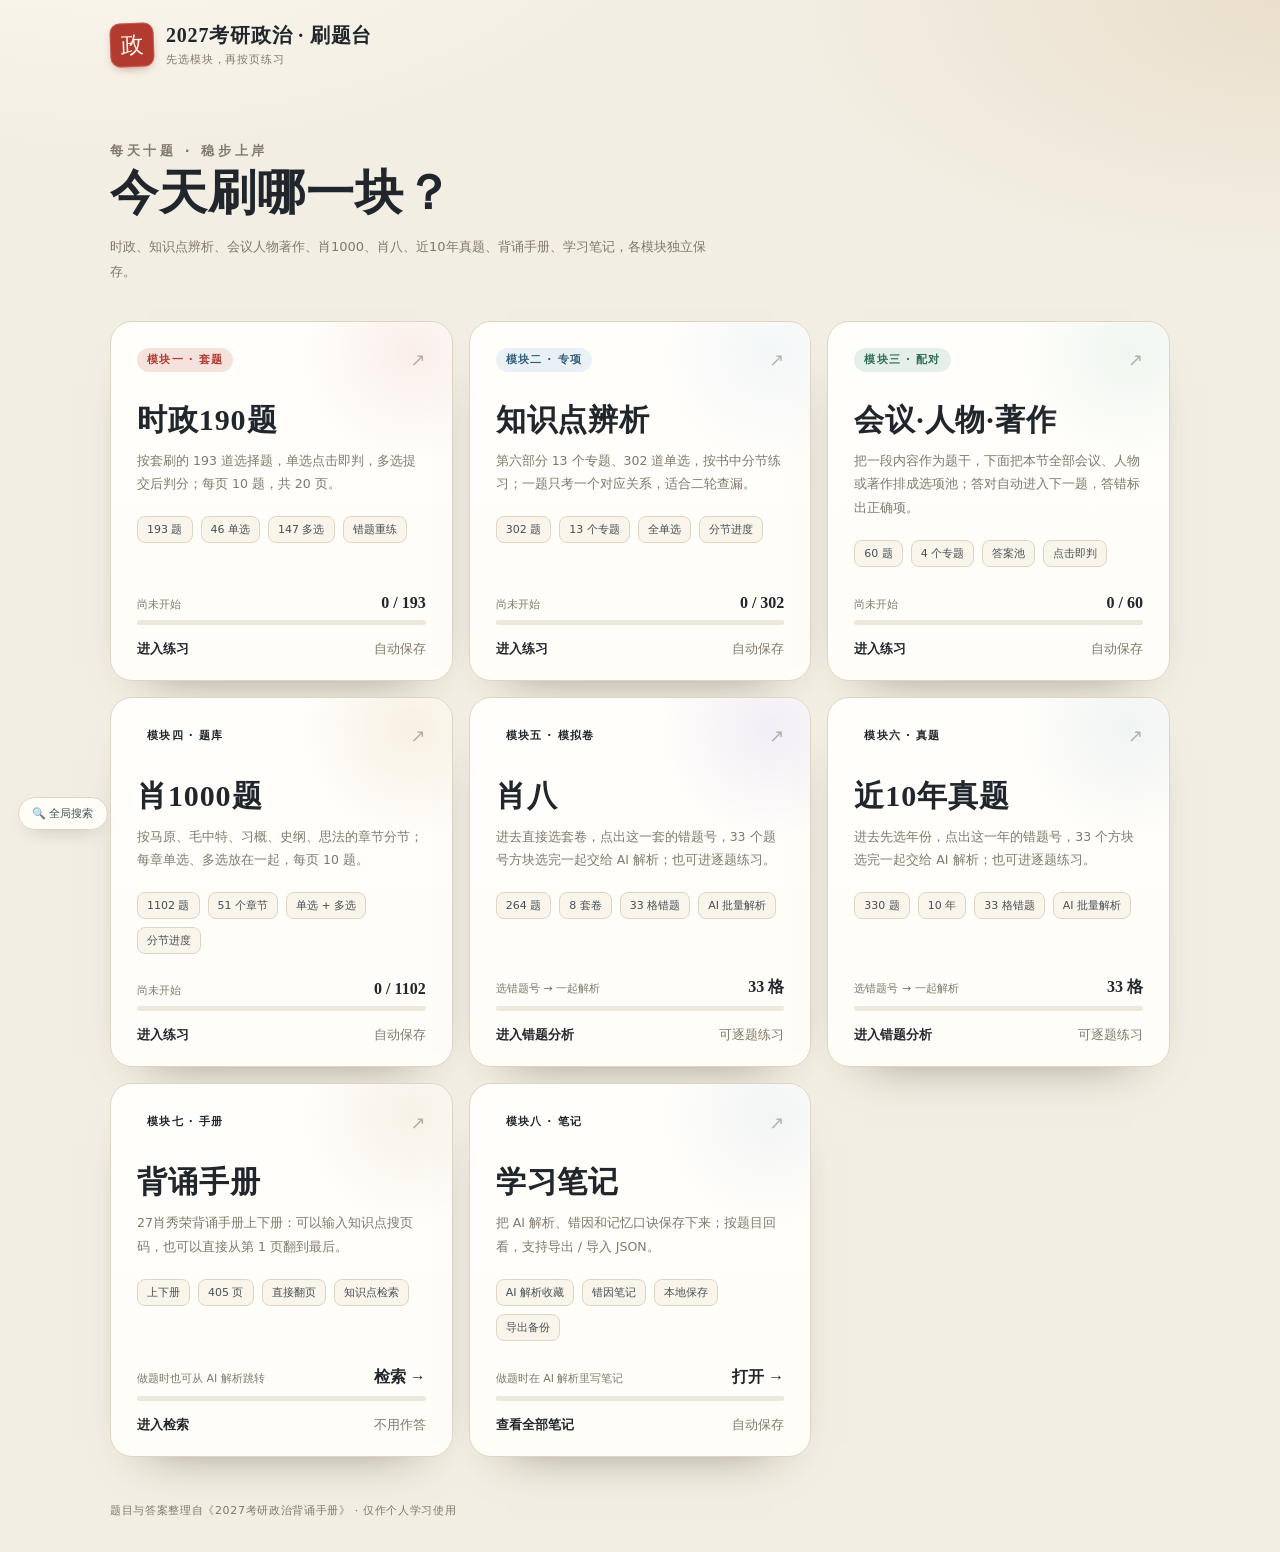
<file: index.html>
<!DOCTYPE html>
<html lang="zh-CN">
<head>
<meta charset="utf-8">
<meta name="viewport" content="width=device-width, initial-scale=1, viewport-fit=cover">
<meta name="color-scheme" content="light">
<title>2027考研政治 · 刷题台</title>
<link rel="icon" href="data:image/svg+xml,%3Csvg xmlns='http://www.w3.org/2000/svg' viewBox='0 0 64 64'%3E%3Crect width='64' height='64' rx='14' fill='%23b23a2f'/%3E%3Ctext x='32' y='44' font-size='34' text-anchor='middle' fill='%23fff8ed' font-family='serif'%3E政%3C/text%3E%3C/svg%3E">
<style>
  :root {
    --paper: #f3eee3;
    --paper-deep: #e9dfcf;
    --card: #fffdf8;
    --ink: #20262b;
    --ink-soft: #465058;
    --muted: #81796b;
    --line: #ded4c3;
    --line-strong: #cbbda6;
    --accent: #b23a2f;
    --accent-soft: #f6e2dc;
    --jade: #2f6b56;
    --jade-soft: #e3efe8;
    --blue: #315d7a;
    --blue-soft: #eaf1f6;
    --serif: "Songti SC", "STSong", "Noto Serif CJK SC", "Source Han Serif SC", "SimSun", serif;
    --sans: "PingFang SC", "Microsoft YaHei", "Noto Sans CJK SC", "Hiragino Sans GB", system-ui, sans-serif;
  }
  * { box-sizing: border-box; }
  body {
    margin: 0;
    min-height: 100vh;
    color: var(--ink);
    font-family: var(--sans);
    background:
      radial-gradient(1000px 520px at 8% -10%, #fffaf0 0%, rgba(255,250,240,0) 60%),
      radial-gradient(900px 480px at 100% 0%, #eadfcc 0%, rgba(234,223,204,0) 55%),
      var(--paper);
    -webkit-font-smoothing: antialiased;
  }
  body::before {
    content: "";
    position: fixed;
    inset: 0;
    pointer-events: none;
    z-index: 0;
    opacity: .45;
    background-image: radial-gradient(rgba(74,60,39,.06) .55px, transparent .55px);
    background-size: 4px 4px;
  }
  a { color: inherit; }
  .wrap { width: min(1060px, calc(100% - 40px)); margin-inline: auto; position: relative; z-index: 1; }

  header {
    display: flex;
    align-items: center;
    gap: 12px;
    padding: 22px 0 10px;
  }
  .seal {
    width: 44px; height: 44px;
    display: grid; place-items: center;
    border-radius: 10px;
    background: var(--accent);
    color: #fff8ed;
    font-family: var(--serif);
    font-size: 23px;
    text-decoration: none;
    box-shadow: inset 0 0 0 1px rgba(255,255,255,.18), 0 4px 12px -6px rgba(143,43,34,.8);
    transform: rotate(-2deg);
    flex: 0 0 auto;
  }
  .brand h1 { margin: 0; font-family: var(--serif); font-size: 20px; letter-spacing: .04em; }
  .brand p { margin: 3px 0 0; font-size: 11px; color: var(--muted); letter-spacing: .08em; }

  .hero { padding: 48px 0 28px; }
  .eyebrow {
    margin: 0 0 12px;
    color: var(--accent);
    font-size: 11px;
    font-weight: 700;
    letter-spacing: .28em;
  }
  .hero h2 {
    margin: 0;
    font-family: var(--serif);
    font-size: clamp(30px, 4.6vw, 48px);
    letter-spacing: .02em;
    line-height: 1.2;
  }
  .hero p {
    margin: 14px 0 0;
    max-width: 620px;
    color: var(--muted);
    font-size: 13px;
    line-height: 1.9;
  }

  .modules {
    display: grid;
    grid-template-columns: repeat(3, 1fr);
    gap: 16px;
    padding: 8px 0 42px;
  }
  .module {
    position: relative;
    display: flex;
    flex-direction: column;
    min-height: 360px;
    padding: 26px 26px 22px;
    border: 1px solid var(--line);
    border-radius: 22px;
    background: linear-gradient(180deg, #fffefb 0%, var(--card) 100%);
    box-shadow: 0 24px 50px -38px rgba(46,37,23,.65);
    text-decoration: none;
    overflow: hidden;
    transition: transform .2s ease, box-shadow .2s ease, border-color .2s ease;
  }
  .module:hover {
    transform: translateY(-4px);
    border-color: var(--line-strong);
    box-shadow: 0 30px 60px -38px rgba(46,37,23,.75);
  }
  .module::after {
    content: "";
    position: absolute;
    right: -70px;
    top: -80px;
    width: 220px;
    height: 220px;
    border-radius: 50%;
    opacity: .55;
    pointer-events: none;
  }
  .module.shizheng::after { background: radial-gradient(circle, var(--accent-soft), transparent 70%); }
  .module.bianxi::after { background: radial-gradient(circle, var(--blue-soft), transparent 70%); }
  .module.matching::after { background: radial-gradient(circle, var(--jade-soft), transparent 70%); }
  .module.xiao1000::after { background: radial-gradient(circle, #f2e5cf, transparent 70%); }
  .module.xiaoba::after { background: radial-gradient(circle, #e7e1f2, transparent 70%); }
  .module.zhenti::after { background: radial-gradient(circle, #e3ecec, transparent 70%); }
  .module.shouce::after { background: radial-gradient(circle, #f0e8d8, transparent 70%); }
  .module.notes::after { background: radial-gradient(circle, #e8eef0, transparent 70%); }

  .card-top { display: flex; align-items: center; justify-content: space-between; gap: 12px; }
  .kind {
    display: inline-flex;
    align-items: center;
    height: 24px;
    padding: 0 10px;
    border-radius: 999px;
    font-size: 10.5px;
    font-weight: 700;
    letter-spacing: .12em;
  }
  .shizheng .kind { background: var(--accent-soft); color: var(--accent); }
  .bianxi .kind { background: var(--blue-soft); color: var(--blue); }
  .matching .kind { background: var(--jade-soft); color: var(--jade); }
  .arrow { color: var(--muted); font-size: 18px; transition: transform .2s ease; }
  .module:hover .arrow { transform: translate(3px, -3px); color: var(--ink); }

  .module h3 {
    margin: 28px 0 8px;
    font-family: var(--serif);
    font-size: 30px;
    letter-spacing: .03em;
  }
  .module .desc { margin: 0; color: var(--muted); font-size: 12.5px; line-height: 1.9; }
  .facts { display: flex; flex-wrap: wrap; gap: 8px; margin: 20px 0 0; }
  .fact {
    padding: 5px 9px;
    border: 1px solid var(--line);
    border-radius: 8px;
    background: #faf5ea;
    color: var(--ink-soft);
    font-size: 11px;
    font-variant-numeric: tabular-nums;
  }

  .progress-block { margin-top: auto; padding-top: 26px; }
  .progress-line { display: flex; align-items: baseline; justify-content: space-between; gap: 10px; font-size: 11px; color: var(--muted); }
  .progress-line b { color: var(--ink); font-family: var(--serif); font-size: 16px; font-variant-numeric: tabular-nums; }
  .bar { height: 5px; margin-top: 8px; border-radius: 999px; background: rgba(203,189,166,.35); overflow: hidden; }
  .bar > i { display: block; height: 100%; width: 0; border-radius: inherit; transition: width .4s ease; }
  .shizheng .bar > i { background: var(--accent); }
  .bianxi .bar > i { background: var(--blue); }
  .matching .bar > i { background: var(--jade); }
  .cta { display: flex; align-items: center; justify-content: space-between; gap: 12px; margin-top: 16px; font-size: 12.5px; font-weight: 600; }
  .cta span { color: var(--ink); }
  .cta em { font-style: normal; color: var(--muted); font-weight: 400; }

  footer { padding: 4px 0 34px; color: var(--muted); font-size: 11px; letter-spacing: .06em; }

  @media (max-width: 980px) {
    .modules { grid-template-columns: 1fr; }
    .module { min-height: 300px; }
  }

  @media (max-width: 760px) {
    .wrap { width: calc(100% - 24px); }
    header { padding-top: 16px; }
    .brand h1 { font-size: 17px; }
    .hero { padding: 30px 0 20px; }
    .hero h2 { font-size: 30px; }
    .modules { grid-template-columns: 1fr; gap: 14px; padding-bottom: 30px; }
    .module { min-height: 300px; padding: 22px 20px 18px; border-radius: 18px; }
    .module h3 { margin-top: 22px; font-size: 27px; }
  }

  @media (prefers-reduced-motion: reduce) {
    *, *::before, *::after { transition-duration: .001ms !important; animation-duration: .001ms !important; }
  }
</style>
</head>
<body>
<div class="wrap">
  <header>
    <a class="seal" href="index.html" aria-label="刷新首页">政</a>
    <div class="brand">
      <h1>2027考研政治 · 刷题台</h1>
      <p>先选模块，再按页练习</p>
    </div>
  </header>

  <section class="hero">
    <p class="eyebrow">每天十题 · 稳步上岸</p>
    <h2>今天刷哪一块？</h2>
    <p>时政、知识点辨析、会议人物著作、肖1000、肖八、近10年真题、背诵手册、学习笔记，各模块独立保存。</p>
  </section>

  <main class="modules">
    <a class="module shizheng" href="shizheng.html?v=20261118">
      <div class="card-top">
        <span class="kind">模块一 · 套题</span>
        <span class="arrow" aria-hidden="true">↗</span>
      </div>
      <h3>时政190题</h3>
      <p class="desc">按套刷的 193 道选择题，单选点击即判，多选提交后判分；每页 10 题，共 20 页。</p>
      <div class="facts">
        <span class="fact">193 题</span>
        <span class="fact">46 单选</span>
        <span class="fact">147 多选</span>
        <span class="fact">错题重练</span>
      </div>
      <div class="progress-block">
        <div class="progress-line"><span id="sz-label">尚未开始</span><b id="sz-count">0 / 193</b></div>
        <div class="bar"><i id="sz-bar"></i></div>
        <div class="cta"><span>进入练习</span><em>自动保存</em></div>
      </div>
    </a>

    <a class="module bianxi" href="bianxi.html?v=20261118">
      <div class="card-top">
        <span class="kind">模块二 · 专项</span>
        <span class="arrow" aria-hidden="true">↗</span>
      </div>
      <h3>知识点辨析</h3>
      <p class="desc">第六部分 13 个专题、302 道单选，按书中分节练习；一题只考一个对应关系，适合二轮查漏。</p>
      <div class="facts">
        <span class="fact">302 题</span>
        <span class="fact">13 个专题</span>
        <span class="fact">全单选</span>
        <span class="fact">分节进度</span>
      </div>
      <div class="progress-block">
        <div class="progress-line"><span id="bx-label">尚未开始</span><b id="bx-count">0 / 302</b></div>
        <div class="bar"><i id="bx-bar"></i></div>
        <div class="cta"><span>进入练习</span><em>自动保存</em></div>
      </div>
    </a>

    <a class="module matching" href="matching.html?v=20261118">
      <div class="card-top">
        <span class="kind">模块三 · 配对</span>
        <span class="arrow" aria-hidden="true">↗</span>
      </div>
      <h3>会议·人物·著作</h3>
      <p class="desc">把一段内容作为题干，下面把本节全部会议、人物或著作排成选项池；答对自动进入下一题，答错标出正确项。</p>
      <div class="facts">
        <span class="fact">60 题</span>
        <span class="fact">4 个专题</span>
        <span class="fact">答案池</span>
        <span class="fact">点击即判</span>
      </div>
      <div class="progress-block">
        <div class="progress-line"><span id="pp-label">尚未开始</span><b id="pp-count">0 / 60</b></div>
        <div class="bar"><i id="pp-bar"></i></div>
        <div class="cta"><span>进入练习</span><em>自动保存</em></div>
      </div>
    </a>
    <a class="module xiao1000" href="xiao1000.html?v=20261119">
      <div class="card-top">
        <span class="kind">模块四 · 题库</span>
        <span class="arrow" aria-hidden="true">↗</span>
      </div>
      <h3>肖1000题</h3>
      <p class="desc">按马原、毛中特、习概、史纲、思法的章节分节；每章单选、多选放在一起，每页 10 题。</p>
      <div class="facts">
        <span class="fact">1102 题</span>
        <span class="fact">51 个章节</span>
        <span class="fact">单选 + 多选</span>
        <span class="fact">分节进度</span>
      </div>
      <div class="progress-block">
        <div class="progress-line"><span id="xq-label">尚未开始</span><b id="xq-count">0 / 1102</b></div>
        <div class="bar"><i id="xq-bar"></i></div>
        <div class="cta"><span>进入练习</span><em>自动保存</em></div>
      </div>
    </a>

    <a class="module xiaoba" href="wrong.html?module=xiaoba">
      <div class="card-top">
        <span class="kind">模块五 · 模拟卷</span>
        <span class="arrow" aria-hidden="true">↗</span>
      </div>
      <h3>肖八</h3>
      <p class="desc">进去直接选套卷，点出这一套的错题号，33 个题号方块选完一起交给 AI 解析；也可进逐题练习。</p>
      <div class="facts">
        <span class="fact">264 题</span>
        <span class="fact">8 套卷</span>
        <span class="fact">33 格错题</span>
        <span class="fact">AI 批量解析</span>
      </div>
      <div class="progress-block">
        <div class="progress-line"><span>选错题号 → 一起解析</span><b>33 格</b></div>
        <div class="bar"><i style="width:100%"></i></div>
        <div class="cta"><span>进入错题分析</span><em>可逐题练习</em></div>
      </div>
    </a>
    <a class="module zhenti" href="wrong.html?module=zhenti">
      <div class="card-top">
        <span class="kind">模块六 · 真题</span>
        <span class="arrow" aria-hidden="true">↗</span>
      </div>
      <h3>近10年真题</h3>
      <p class="desc">进去先选年份，点出这一年的错题号，33 个方块选完一起交给 AI 解析；也可进逐题练习。</p>
      <div class="facts">
        <span class="fact">330 题</span>
        <span class="fact">10 年</span>
        <span class="fact">33 格错题</span>
        <span class="fact">AI 批量解析</span>
      </div>
      <div class="progress-block">
        <div class="progress-line"><span>选错题号 → 一起解析</span><b>33 格</b></div>
        <div class="bar"><i style="width:100%"></i></div>
        <div class="cta"><span>进入错题分析</span><em>可逐题练习</em></div>
      </div>
    </a>
    <a class="module shouce" href="shouce.html">
      <div class="card-top">
        <span class="kind">模块七 · 手册</span>
        <span class="arrow" aria-hidden="true">↗</span>
      </div>
      <h3>背诵手册</h3>
      <p class="desc">27肖秀荣背诵手册上下册：可以输入知识点搜页码，也可以直接从第 1 页翻到最后。</p>
      <div class="facts">
        <span class="fact">上下册</span>
        <span class="fact">405 页</span>
        <span class="fact">直接翻页</span>
        <span class="fact">知识点检索</span>
      </div>
      <div class="progress-block">
        <div class="progress-line"><span>做题时也可从 AI 解析跳转</span><b>检索 →</b></div>
        <div class="bar"><i style="width:100%"></i></div>
        <div class="cta"><span>进入检索</span><em>不用作答</em></div>
      </div>
    </a>
    <a class="module notes" href="notes.html">
      <div class="card-top">
        <span class="kind">模块八 · 笔记</span>
        <span class="arrow" aria-hidden="true">↗</span>
      </div>
      <h3>学习笔记</h3>
      <p class="desc">把 AI 解析、错因和记忆口诀保存下来；按题目回看，支持导出 / 导入 JSON。</p>
      <div class="facts">
        <span class="fact">AI 解析收藏</span>
        <span class="fact">错因笔记</span>
        <span class="fact">本地保存</span>
        <span class="fact">导出备份</span>
      </div>
      <div class="progress-block">
        <div class="progress-line"><span>做题时在 AI 解析里写笔记</span><b>打开 →</b></div>
        <div class="bar"><i style="width:100%"></i></div>
        <div class="cta"><span>查看全部笔记</span><em>自动保存</em></div>
      </div>
    </a>
  </main>

  <footer>题目与答案整理自《2027考研政治背诵手册》 · 仅作个人学习使用</footer>
</div>

<script>
  const KEYS = {
    shizheng: "kaoyan-politics-quiz-2027-v1",
    bianxi: "kaoyan-politics-bianxi-2027-v1",
    matching: "kaoyan-politics-matching-2027-v1",
    xiao1000: "kaoyan-politics-xiao1000-2027-v1",
    xiaoba: "kaoyan-politics-xiaoba-2027-v1",
    zhenti: "kaoyan-politics-zhenti-2017-2026-v1"
  };
  const TOTALS = { shizheng: 193, bianxi: 302, matching: 60, xiao1000: 1102, xiaoba: 264, zhenti: 330 };

  function readCount(key) {
    try {
      const data = JSON.parse(localStorage.getItem(key) || "{}");
      const answers = data && data.answers;
      return answers && typeof answers === "object" ? Object.keys(answers).length : 0;
    } catch (err) {
      return 0;
    }
  }

  function paint(id, key, total) {
    const count = Math.min(readCount(key), total);
    const prefix = id;
    document.getElementById(`${prefix}-count`).textContent = `${count} / ${total}`;
    document.getElementById(`${prefix}-bar`).style.width = `${(count / total) * 100}%`;
    document.getElementById(`${prefix}-label`).textContent =
      count === 0 ? "尚未开始" : count >= total ? "已完成" : "进行中";
  }

  paint("sz", KEYS.shizheng, TOTALS.shizheng);
  paint("bx", KEYS.bianxi, TOTALS.bianxi);
  paint("pp", KEYS.matching, TOTALS.matching);
  paint("xq", KEYS.xiao1000, TOTALS.xiao1000);
</script>
<script src="global-search.js"></script>
<script src="handbook-page.js"></script>
</body>
</html>
</file>
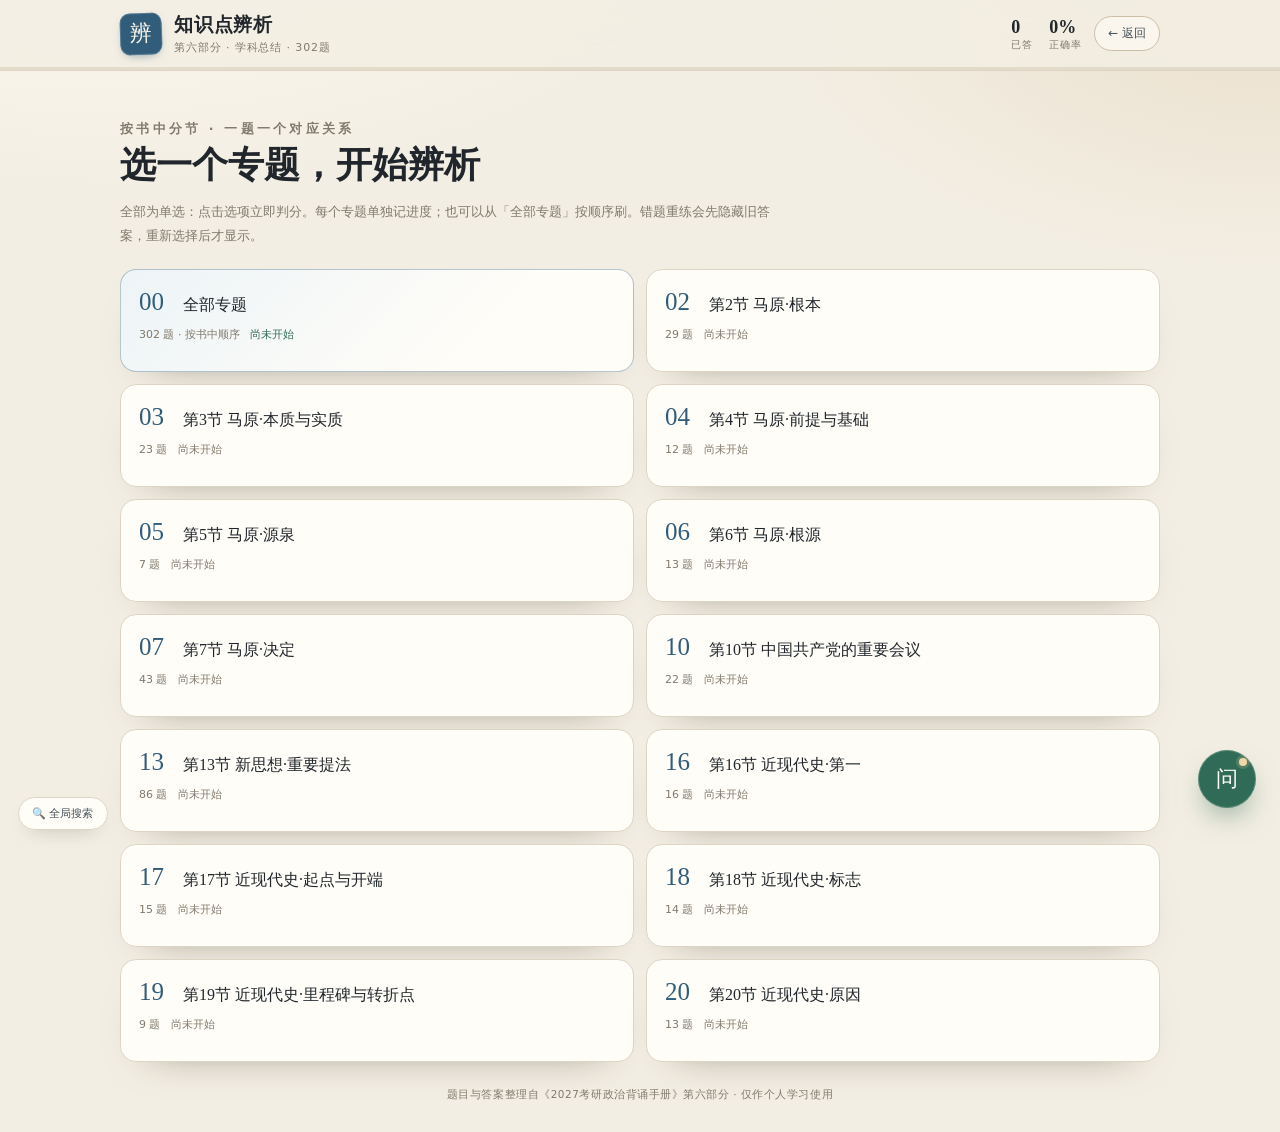
<file: bianxi.html>
<!DOCTYPE html>
<html lang="zh-CN">
<head>
<meta charset="utf-8">
<meta name="viewport" content="width=device-width, initial-scale=1, viewport-fit=cover">
<meta name="color-scheme" content="light">
<title>知识点辨析 · 2027考研政治</title>
<link rel="icon" href="data:image/svg+xml,%3Csvg xmlns='http://www.w3.org/2000/svg' viewBox='0 0 64 64'%3E%3Crect width='64' height='64' rx='14' fill='%23315d7a'/%3E%3Ctext x='32' y='44' font-size='32' text-anchor='middle' fill='%23fff8ed' font-family='serif'%3E辨%3C/text%3E%3C/svg%3E">
<style>
  :root {
    --paper: #f3eee3;
    --card: #fffdf8;
    --ink: #20262b;
    --ink-soft: #465058;
    --muted: #81796b;
    --line: #ded4c3;
    --line-strong: #cbbda6;
    --accent: #b23a2f;
    --accent-soft: #f6e2dc;
    --jade: #2f6b56;
    --jade-soft: #e3efe8;
    --blue: #315d7a;
    --blue-soft: #eaf1f6;
    --serif: "Songti SC", "STSong", "Noto Serif CJK SC", "Source Han Serif SC", "SimSun", serif;
    --sans: "PingFang SC", "Microsoft YaHei", "Noto Sans CJK SC", "Hiragino Sans GB", system-ui, sans-serif;
    --shadow: 0 18px 40px -30px rgba(46,37,23,.55);
  }
  * { box-sizing: border-box; }
  html { scroll-behavior: smooth; }
  body {
    margin: 0;
    min-height: 100vh;
    color: var(--ink);
    font-family: var(--sans);
    background:
      radial-gradient(1100px 520px at 8% -10%, #fffaf0 0%, rgba(255,250,240,0) 60%),
      radial-gradient(900px 480px at 100% 0%, #eadfcc 0%, rgba(234,223,204,0) 55%),
      var(--paper);
    -webkit-font-smoothing: antialiased;
  }
  body::before {
    content: "";
    position: fixed;
    inset: 0;
    pointer-events: none;
    z-index: 0;
    opacity: .45;
    background-image: radial-gradient(rgba(74,60,39,.06) .55px, transparent .55px);
    background-size: 4px 4px;
  }
  button, a { font: inherit; color: inherit; }
  button:focus-visible, a:focus-visible { outline: 3px solid rgba(49,93,122,.4); outline-offset: 2px; }
  .wrap { width: min(1040px, calc(100% - 40px)); margin-inline: auto; position: relative; z-index: 1; }

  .topbar {
    position: sticky; top: 0; z-index: 40;
    background: rgba(243,238,227,.88);
    backdrop-filter: blur(14px) saturate(1.2);
    -webkit-backdrop-filter: blur(14px) saturate(1.2);
    border-bottom: 1px solid rgba(203,189,166,.55);
  }
  .topbar-inner { display: flex; align-items: center; gap: 12px; padding-block: 12px; }
  .seal {
    width: 42px; height: 42px; flex: 0 0 auto;
    display: grid; place-items: center;
    border-radius: 10px;
    background: var(--blue);
    color: #fff8ed;
    font-family: var(--serif);
    font-size: 22px;
    text-decoration: none;
    box-shadow: inset 0 0 0 1px rgba(255,255,255,.18), 0 4px 12px -6px rgba(49,93,122,.8);
    transform: rotate(-2deg);
  }
  .brand h1 { margin: 0; font-family: var(--serif); font-size: 19px; letter-spacing: .04em; }
  .brand p { margin: 2px 0 0; font-size: 11px; color: var(--muted); letter-spacing: .08em; }
  .top-stats { display: flex; gap: 16px; margin-left: auto; }
  .stat { display: flex; flex-direction: column; line-height: 1; }
  .stat b { font-family: var(--serif); font-size: 18px; font-variant-numeric: tabular-nums; }
  .stat small { margin-top: 4px; color: var(--muted); font-size: 10px; letter-spacing: .1em; }
  .top-actions { display: flex; gap: 8px; }
  .ghost-btn {
    border: 1px solid var(--line-strong);
    background: rgba(255,253,248,.56);
    border-radius: 999px;
    padding: 8px 13px;
    font-size: 12px;
    color: var(--ink-soft);
    cursor: pointer;
    text-decoration: none;
    white-space: nowrap;
  }
  .ghost-btn:hover { background: var(--card); color: var(--ink); }
  .progress-track { height: 3px; background: rgba(203,189,166,.4); overflow: hidden; }
  .progress-fill { height: 100%; width: 0; background: linear-gradient(90deg, var(--blue), #5b8aa6); transition: width .35s ease; }

  /* topic landing */
  .hero { padding: 36px 0 22px; }
  .eyebrow { margin: 0 0 10px; color: var(--blue); font-size: 11px; font-weight: 700; letter-spacing: .26em; }
  .hero h2 { margin: 0; font-family: var(--serif); font-size: clamp(25px, 3.5vw, 36px); }
  .hero p { margin: 10px 0 0; max-width: 660px; color: var(--muted); font-size: 12.5px; line-height: 1.9; }

  .topic-grid { display: grid; grid-template-columns: repeat(2, minmax(0,1fr)); gap: 12px; padding-bottom: 12px; }
  .topic-card {
    display: flex; flex-direction: column; gap: 10px;
    padding: 18px 18px 15px;
    border: 1px solid var(--line);
    border-radius: 16px;
    background: var(--card);
    box-shadow: var(--shadow);
    cursor: pointer;
    text-align: left;
    transition: transform .18s ease, border-color .18s ease;
  }
  .topic-card:hover { transform: translateY(-2px); border-color: var(--line-strong); }
  .topic-card.all { background: linear-gradient(135deg, #edf4f7, #fffdf8 70%); border-color: rgba(49,93,122,.35); }
  .topic-head { display: flex; align-items: baseline; gap: 8px; }
  .topic-num { font-family: var(--serif); font-size: 25px; color: var(--blue); font-variant-numeric: tabular-nums; min-width: 36px; }
  .topic-name { font-family: var(--serif); font-size: 16px; line-height: 1.5; }
  .topic-meta { display: flex; align-items: center; justify-content: space-between; gap: 10px; color: var(--muted); font-size: 11px; }
  .topic-bar { height: 4px; background: rgba(203,189,166,.35); border-radius: 999px; overflow: hidden; }
  .topic-bar > i { display: block; height: 100%; width: 0; background: var(--blue); border-radius: inherit; }
  .topic-state { font-size: 10.5px; color: var(--jade); }
  .topic-state.pending { color: var(--muted); }

  /* quiz */
  #quiz-view { display: none; }
  .quiz-head {
    display: flex; align-items: center; gap: 12px;
    padding: 20px 0 7px;
  }
  .back-btn {
    border: 1px solid var(--line-strong);
    background: var(--card);
    border-radius: 999px;
    padding: 8px 13px;
    font-size: 12px;
    color: var(--ink-soft);
    cursor: pointer;
    white-space: nowrap;
  }
  .quiz-title { min-width: 0; }
  .quiz-title h2 { margin: 0; font-family: var(--serif); font-size: 22px; white-space: nowrap; overflow: hidden; text-overflow: ellipsis; }
  .quiz-title p { margin: 3px 0 0; font-size: 11px; color: var(--muted); }
  .quiz-actions { display: flex; gap: 7px; margin-left: auto; }
  .quiz-actions .ghost-btn { padding: 7px 11px; font-size: 11.5px; }

  .retry-note {
    margin: 8px 0 0;
    padding: 9px 13px;
    border: 1px dashed rgba(49,93,122,.5);
    border-radius: 10px;
    background: var(--blue-soft);
    color: #2b536d;
    font-size: 11.5px;
    line-height: 1.7;
  }
  .quiz-meta { display: flex; align-items: center; justify-content: space-between; gap: 12px; padding: 8px 2px 10px; color: var(--muted); font-size: 11.5px; }
  .quiz-meta strong { color: var(--ink); font-weight: 600; }
  .quiz-meta .dot { margin: 0 7px; opacity: .5; }

  .quiz { display: flex; flex-direction: column; gap: 12px; }
  .q-card {
    background: linear-gradient(180deg, #fffefb 0%, var(--card) 100%);
    border: 1px solid var(--line);
    border-radius: 16px;
    padding: 19px 21px 17px;
    box-shadow: var(--shadow);
    position: relative;
  }
  .q-card::before {
    content: ""; position: absolute; left: -1px; top: 17px; bottom: 17px; width: 3px; border-radius: 0 3px 3px 0;
    background: var(--blue); opacity: .4;
  }
  .q-card.ok::before { background: var(--jade); opacity: .8; }
  .q-card.bad::before { background: var(--accent); opacity: .9; }
  .q-head { display: flex; align-items: center; gap: 9px; margin-bottom: 9px; }
  .q-index { font-family: var(--serif); font-size: 21px; font-weight: 700; min-width: 33px; font-variant-numeric: tabular-nums; }
  .topic-pill { padding: 3px 8px; border-radius: 999px; background: var(--blue-soft); color: var(--blue); font-size: 10px; white-space: nowrap; max-width: 70%; overflow: hidden; text-overflow: ellipsis; }
  .q-status { margin-left: auto; width: 23px; height: 23px; border-radius: 50%; display: grid; place-items: center; font-weight: 700; font-size: 13px; background: #f2ece0; color: var(--muted); }
  .q-card.ok .q-status { background: var(--jade-soft); color: var(--jade); }
  .q-card.bad .q-status { background: var(--accent-soft); color: var(--accent); }
  .q-stem { margin: 0 0 12px; font-family: var(--serif); font-size: 16px; line-height: 1.9; text-align: justify; }
  .options { display: flex; flex-direction: column; gap: 8px; }
  .option {
    display: flex; align-items: flex-start; gap: 10px;
    width: 100%; padding: 10px 12px;
    border: 1px solid var(--line); border-radius: 11px;
    background: rgba(255,254,251,.75);
    text-align: left; font-size: 14.3px; line-height: 1.65;
    cursor: pointer; transition: border-color .15s, background .15s, transform .15s;
  }
  .option:hover:not(.locked) { border-color: var(--line-strong); background: #fffefb; transform: translateY(-1px); }
  .option.locked { cursor: default; }
  .letter { flex: 0 0 auto; width: 26px; height: 26px; display: grid; place-items: center; border: 1px solid var(--line-strong); border-radius: 7px; background: #f7f1e5; font-size: 12px; font-weight: 700; color: var(--ink-soft); }
  .option .txt { flex: 1; padding-top: 2px; }
  .option .mark { flex: 0 0 auto; width: 16px; text-align: center; padding-top: 3px; font-weight: 700; font-size: 13px; }
  .option.correct { border-color: rgba(47,107,86,.6); background: var(--jade-soft); }
  .option.correct .letter { background: var(--jade); border-color: var(--jade); color: #fff; }
  .option.correct .mark { color: var(--jade); }
  .option.wrong { border-color: rgba(178,58,47,.55); background: var(--accent-soft); }
  .option.wrong .letter { background: var(--accent); border-color: var(--accent); color: #fff; }
  .option.wrong .mark { color: var(--accent); }
  .answer-strip { display: flex; align-items: center; justify-content: space-between; gap: 10px; flex-wrap: wrap; margin-top: 11px; padding: 8px 11px; border-radius: 9px; font-size: 12px; }
  .answer-strip.ok { background: var(--jade-soft); color: #275746; }
  .answer-strip.bad { background: var(--accent-soft); color: #7e2a21; }
  .answer-strip b { letter-spacing: .15em; margin-left: 3px; }

  .pager {
    position: sticky; bottom: max(12px, env(safe-area-inset-bottom)); z-index: 30;
    display: flex; align-items: center; justify-content: space-between; gap: 10px;
    margin: 18px 0 6px; padding: 7px;
    background: rgba(255,253,248,.88);
    border: 1px solid var(--line); border-radius: 999px;
    box-shadow: 0 18px 40px -26px rgba(46,37,23,.65);
    backdrop-filter: blur(12px); -webkit-backdrop-filter: blur(12px);
  }
  .pager button { border: 0; background: transparent; border-radius: 999px; padding: 8px 14px; font-size: 12.5px; color: var(--ink-soft); cursor: pointer; white-space: nowrap; }
  .pager button:hover:not(:disabled) { background: #f0e9dc; color: var(--ink); }
  .pager button:disabled { opacity: .3; cursor: not-allowed; }
  #pager-label { font-size: 11.5px; color: var(--muted); font-variant-numeric: tabular-nums; }
  #pager-label b { color: var(--ink); font-size: 13px; }
  .empty { background: var(--card); border: 1px dashed var(--line-strong); border-radius: 16px; padding: 46px 20px; text-align: center; color: var(--muted); }
  .empty .big { font-family: var(--serif); font-size: 20px; color: var(--ink); margin-bottom: 6px; }
  footer { padding: 14px 0 30px; text-align: center; color: var(--muted); font-size: 10.5px; letter-spacing: .05em; }

  dialog { width: min(560px, calc(100vw - 32px)); max-height: calc(100dvh - 24px); overflow: auto; border: 1px solid var(--line); border-radius: 18px; padding: 0; background: var(--card); color: var(--ink); box-shadow: 0 40px 80px -40px rgba(32,38,43,.55); }
  dialog::backdrop { background: rgba(32,38,43,.34); backdrop-filter: blur(4px); -webkit-backdrop-filter: blur(4px); }
  .sheet-head { display: flex; align-items: center; justify-content: space-between; padding: 18px 20px 4px; }
  .sheet-head h3 { margin: 0; font-family: var(--serif); font-size: 19px; }
  .icon-btn { width: 30px; height: 30px; border: 1px solid var(--line); border-radius: 50%; background: transparent; color: var(--muted); font-size: 17px; cursor: pointer; }
  .sheet-sub { margin: 4px 20px 14px; color: var(--muted); font-size: 11.5px; line-height: 1.7; }
  .page-grid { display: grid; grid-template-columns: repeat(5,1fr); gap: 7px; padding: 0 20px 18px; }
  .page-btn { display: flex; flex-direction: column; align-items: center; gap: 2px; padding: 9px 3px 7px; border: 1px solid var(--line); border-radius: 10px; background: #fffefb; cursor: pointer; }
  .page-btn:hover { border-color: var(--ink-soft); }
  .page-btn .pnum { font-family: var(--serif); font-size: 16px; font-weight: 700; }
  .page-btn .pstat { font-size: 9px; color: var(--muted); }
  .page-btn.current { background: var(--ink); border-color: var(--ink); color: #fffdf8; }
  .page-btn.current .pstat { color: rgba(255,253,248,.66); }
  .page-btn.done:not(.current) { background: var(--jade-soft); border-color: rgba(47,107,86,.3); }
  .page-btn.has-wrong:not(.current) { background: #fbf0ec; border-color: rgba(178,58,47,.25); }
  .confirm-body { padding: 8px 20px 20px; }
  .confirm-body p { margin: 0 0 14px; color: var(--ink-soft); font-size: 12.5px; line-height: 1.8; }
  .confirm-actions { display: flex; justify-content: flex-end; gap: 8px; }
  .btn-danger { border: 0; border-radius: 999px; padding: 8px 16px; background: var(--accent); color: #fff8f3; font-size: 12px; cursor: pointer; }
  .btn-cancel { border: 1px solid var(--line-strong); border-radius: 999px; padding: 8px 16px; background: transparent; color: var(--ink-soft); font-size: 12px; cursor: pointer; }
  .toast { position: fixed; left: 50%; bottom: 86px; z-index: 80; transform: translate(-50%, 8px); max-width: calc(100vw - 40px); padding: 9px 15px; border-radius: 999px; background: rgba(32,38,43,.94); color: #fffdf8; font-size: 12px; text-align: center; opacity: 0; pointer-events: none; transition: opacity .2s, transform .2s; }
  .toast.show { opacity: 1; transform: translate(-50%,0); }
  .toast.ok { background: rgba(47,107,86,.96); }
  .toast.bad { background: rgba(143,43,34,.96); }

  @media (max-width: 760px) {
    .wrap { width: calc(100% - 24px); }
    .topbar-inner { gap: 8px; }
    .seal { width: 36px; height: 36px; font-size: 19px; }
    .brand h1 { font-size: 16px; }
    .brand p { display: none; }
    .top-stats .stat:nth-child(2) { display: none; }
    .top-stats { gap: 10px; }
    .stat b { font-size: 16px; }
    .top-actions .ghost-btn { padding: 7px 10px; font-size: 11px; }
    .hero { padding: 26px 0 16px; }
    .hero h2 { font-size: 25px; }
    .topic-grid { grid-template-columns: 1fr; }
    .topic-card { padding: 15px 15px 13px; }
    .quiz-head { flex-wrap: wrap; padding-top: 14px; }
    .quiz-title h2 { font-size: 19px; }
    .quiz-actions { margin-left: 0; width: 100%; }
    .quiz-actions .ghost-btn { flex: 1; text-align: center; }
    .q-card { padding: 16px 14px 14px; border-radius: 14px; }
    .q-stem { font-size: 15.2px; }
    .option { font-size: 13.8px; padding: 9px 10px; }
    .letter { width: 24px; height: 24px; }
    .page-grid { grid-template-columns: repeat(4,1fr); padding-inline: 16px; }
    .pager { bottom: max(8px, env(safe-area-inset-bottom)); }
  }
  @media (prefers-reduced-motion: reduce) {
    html { scroll-behavior: auto; }
    *, *::before, *::after { transition-duration: .001ms !important; animation-duration: .001ms !important; }
  }
</style>
<link rel="stylesheet" href="chat-widget.css">
</head>
<body>
<div id="topic-view">
  <header class="topbar">
    <div class="wrap topbar-inner">
      <a class="seal" href="index.html" aria-label="返回刷题台">辨</a>
      <div class="brand">
        <h1>知识点辨析</h1>
        <p>第六部分 · 学科总结 · 302题</p>
      </div>
      <div class="top-stats">
        <div class="stat"><b id="overall-answered">0</b><small>已答</small></div>
        <div class="stat"><b id="overall-accuracy">0%</b><small>正确率</small></div>
      </div>
      <div class="top-actions">
        <a class="ghost-btn" href="index.html">← 返回</a>
      </div>
    </div>
    <div class="progress-track"><div class="progress-fill" id="overall-bar"></div></div>
  </header>

  <main class="wrap">
    <section class="hero">
      <p class="eyebrow">按书中分节 · 一题一个对应关系</p>
      <h2>选一个专题，开始辨析</h2>
      <p>全部为单选：点击选项立即判分。每个专题单独记进度；也可以从「全部专题」按顺序刷。错题重练会先隐藏旧答案，重新选择后才显示。</p>
    </section>
    <div id="topic-grid" class="topic-grid"></div>
    <footer>题目与答案整理自《2027考研政治背诵手册》第六部分 · 仅作个人学习使用</footer>
  </main>
</div>

<div id="quiz-view">
  <header class="topbar">
    <div class="wrap topbar-inner">
      <a class="seal" href="index.html" aria-label="返回刷题台">辨</a>
      <div class="brand">
        <h1 id="quiz-brand">知识点辨析</h1>
        <p id="quiz-brand-sub">单选 · 点击即判</p>
      </div>
      <div class="top-stats">
        <div class="stat"><b id="quiz-answered">0</b><small>已答</small></div>
        <div class="stat"><b id="quiz-accuracy">0%</b><small>正确率</small></div>
      </div>
      <div class="top-actions">
        <a class="ghost-btn" href="index.html">← 返回</a>
      </div>
    </div>
    <div class="progress-track"><div class="progress-fill" id="quiz-bar"></div></div>
  </header>

  <main class="wrap">
    <div class="quiz-head">
      <button class="back-btn" id="btn-back" type="button">← 专题</button>
      <div class="quiz-title">
        <h2 id="scope-title">全部专题</h2>
        <p id="scope-sub">302 题 · 单选</p>
      </div>
      <div class="quiz-actions">
        <button class="ghost-btn" id="btn-retry" type="button">错题重练</button>
        <button class="ghost-btn" id="btn-directory" type="button">目录</button>
        <button class="ghost-btn" id="btn-reset" type="button">重置</button>
      </div>
    </div>
    <div id="retry-note" class="retry-note" hidden>错题重练：之前的选择和答案已隐藏，重新选择后才会显示。答对后退出重练即可移出错题本。</div>
    <div class="quiz-meta">
      <div><strong id="page-title">第 1 页</strong><span class="dot">·</span><span id="page-sub">10 题</span></div>
      <div id="page-progress">本页已答 0 / 10</div>
    </div>
    <section id="quiz" class="quiz"></section>
    <section id="empty" class="empty" hidden>
      <div class="big">这个范围还没有错题</div>
      <p>先去「全部专题」或对应专题做几题，答错的题会自动收进这里。</p>
    </section>
    <nav class="pager" aria-label="翻页">
      <button id="prev" type="button">← 上一页</button>
      <span id="pager-label"><b>1</b> / 1</span>
      <button id="next" type="button">下一页 →</button>
    </nav>
    <footer>题目与答案整理自《2027考研政治背诵手册》第六部分 · 仅作个人学习使用</footer>
  </main>
</div>

<dialog id="directory-dialog">
  <div class="sheet-head">
    <h3>选择页面</h3>
    <button class="icon-btn" type="button" data-close="directory-dialog" aria-label="关闭">×</button>
  </div>
  <p class="sheet-sub" id="directory-sub">每页 10 题，点击页码跳转。</p>
  <div class="page-grid" id="page-grid"></div>
</dialog>

<dialog id="reset-dialog">
  <div class="sheet-head">
    <h3 id="reset-title">重置本页？</h3>
    <button class="icon-btn" type="button" data-close="reset-dialog" aria-label="关闭">×</button>
  </div>
  <div class="confirm-body">
    <p id="reset-desc">只会清空当前页的作答记录，不影响其他页和专题。此操作不可撤销。</p>
    <div class="confirm-actions">
      <button class="btn-cancel" type="button" data-close="reset-dialog">取消</button>
      <button class="btn-danger" id="confirm-reset" type="button">重置本页</button>
    </div>
  </div>
</dialog>

<div id="toast" class="toast" role="status" aria-live="polite"></div>

<script src="chat-widget.js"></script>
<script>
const TOPICS = [{"id":"t2","num":2,"title":"第2节 马原·根本","short":"根本","count":29},{"id":"t3","num":3,"title":"第3节 马原·本质与实质","short":"本质与实质","count":23},{"id":"t4","num":4,"title":"第4节 马原·前提与基础","short":"前提与基础","count":12},{"id":"t5","num":5,"title":"第5节 马原·源泉","short":"源泉","count":7},{"id":"t6","num":6,"title":"第6节 马原·根源","short":"根源","count":13},{"id":"t7","num":7,"title":"第7节 马原·决定","short":"决定","count":43},{"id":"t10","num":10,"title":"第10节 中国共产党的重要会议","short":"重要会议","count":22},{"id":"t13","num":13,"title":"第13节 新思想·重要提法","short":"重要提法","count":86},{"id":"t16","num":16,"title":"第16节 近现代史·第一","short":"第一","count":16},{"id":"t17","num":17,"title":"第17节 近现代史·起点与开端","short":"起点与开端","count":15},{"id":"t18","num":18,"title":"第18节 近现代史·标志","short":"标志","count":14},{"id":"t19","num":19,"title":"第19节 近现代史·里程碑与转折点","short":"里程碑与转折点","count":9},{"id":"t20","num":20,"title":"第20节 近现代史·原因","short":"原因","count":13}];
const QUESTIONS = [{"id":"t2-001","topic":"t2","q":"物质的根本属性是","options":{"A":"可知性","B":"运动","C":"客观实在性","D":"社会历史性"},"answer":"B"},{"id":"t2-002","topic":"t2","q":"实践是正确发挥人的主观能动性的","options":{"A":"根本方法","B":"根本目的","C":"根本途径","D":"根本动力"},"answer":"C"},{"id":"t2-003","topic":"t2","q":"事物发展的根本规律是","options":{"A":"联系和发展的规律","B":"质量互变规律","C":"否定之否定规律","D":"对立统一规律"},"answer":"D"},{"id":"t2-004","topic":"t2","q":"认识世界和改造世界的根本方法是","options":{"A":"唯物辩证法","B":"矛盾分析方法","C":"群众路线","D":"实事求是"},"answer":"A"},{"id":"t2-005","topic":"t2","q":"认识世界的根本目的在于","options":{"A":"追求剩余价值","B":"改造世界","C":"满足全体社会成员的需要","D":"认识世界"},"answer":"B"},{"id":"t2-006","topic":"t2","q":"认识事物的根本方法是","options":{"A":"历史分析方法","B":"归纳演绎方法","C":"矛盾分析方法","D":"阶级分析方法"},"answer":"C"},{"id":"t2-007","topic":"t2","q":"实践的主体和客体相互作用的关系中最根本的关系是","options":{"A":"生产关系","B":"价值关系","C":"认识关系","D":"实践关系"},"answer":"D"},{"id":"t2-008","topic":"t2","q":"人类认识和实践活动中的基本矛盾，也是认识世界和改造世界的根本动力是","options":{"A":"主观和客观的矛盾","B":"生产力","C":"阶级斗争","D":"社会基本矛盾"},"answer":"A"},{"id":"t2-009","topic":"t2","q":"人类认识世界和改造世界的根本目标是","options":{"A":"改造世界","B":"认识必然和争取自由","C":"实现共产主义","D":"认识世界"},"answer":"B"},{"id":"t2-010","topic":"t2","q":"马克思主义认识论的根本要求是","options":{"A":"在实践中检验真理","B":"实事求是","C":"一切从实际出发","D":"理论联系实际"},"answer":"C"},{"id":"t2-011","topic":"t2","q":"唯物史观与唯心史观的根本分野是","options":{"A":"主张辩证法，还是形而上学","B":"主张可知论，还是不可知论","C":"主张物质决定意识，还是意识决定物质","D":"主张社会存在决定社会意识，还是社会意识决定社会存在"},"answer":"D"},{"id":"t2-012","topic":"t2","q":"人的发展中最根本的是","options":{"A":"人的自由程度的提高","B":"人的全面发展","C":"人的素质提高","D":"人的社会关系丰富"},"answer":"A"},{"id":"t2-013","topic":"t2","q":"从根本上规定社会形态更替客观必然性的是","options":{"A":"人口因素","B":"生产力与生产关系矛盾运动的规律性","C":"地理环境","D":"英雄人物的意志"},"answer":"B"},{"id":"t2-014","topic":"t2","q":"历史发展的根本动力是","options":{"A":"生产力","B":"革命","C":"社会基本矛盾","D":"阶级斗争"},"answer":"C"},{"id":"t2-015","topic":"t2","q":"社会进步的根本内容，也是衡量社会进步的根本尺度是","options":{"A":"社会形态","B":"上层建筑","C":"生产关系","D":"生产力"},"answer":"D"},{"id":"t2-016","topic":"t2","q":"革命爆发的根本原因是","options":{"A":"生产力的发展和旧的生产关系、经济基础的发展和旧的上层建筑之间的矛盾冲突","B":"人口增长","C":"个别领袖的失误","D":"地理环境"},"answer":"A"},{"id":"t2-017","topic":"t2","q":"我们党的生命线和根本工作路线是","options":{"A":"组织路线","B":"群众路线","C":"思想路线","D":"政治路线"},"answer":"B"},{"id":"t2-018","topic":"t2","q":"具体劳动能否还原为抽象劳动，在根本上取决于","options":{"A":"具体劳动和抽象劳动的矛盾","B":"使用价值和价值的矛盾","C":"私人劳动和社会劳动能否实现统一","D":"个别劳动时间和社会必要劳动时间的矛盾"},"answer":"C"},{"id":"t2-019","topic":"t2","q":"资本主义生产的根本目的是","options":{"A":"满足社会需要","B":"实现资本积累","C":"提高劳动生产率","D":"追求剩余价值"},"answer":"D"},{"id":"t2-020","topic":"t2","q":"资本主义经济危机爆发的根本原因是","options":{"A":"资本主义的基本矛盾","B":"货币危机","C":"生产过剩","D":"消费不足"},"answer":"A"},{"id":"t2-021","topic":"t2","q":"资本主义国家职能的根本内容是","options":{"A":"维护社会公共利益","B":"服务于资本主义制度和资产阶级利益","C":"管理社会经济","D":"提供公共服务"},"answer":"B"},{"id":"t2-022","topic":"t2","q":"从根本上说，资本主义国家的社会管理职能服务于","options":{"A":"社会公共服务职能","B":"经济管理职能","C":"其政治统治职能","D":"阶级调和职能"},"answer":"C"},{"id":"t2-023","topic":"t2","q":"经济全球化坚实的物质基础和根本推动力是","options":{"A":"资本输出","B":"国际贸易的发展","C":"跨国公司的扩张","D":"科学技术的进步和生产力的发展"},"answer":"D"},{"id":"t2-024","topic":"t2","q":"资本主义发生变化的根本推动力量是","options":{"A":"科学技术革命和生产力的发展","B":"资本主义制度的自我调整","C":"无产阶级斗争","D":"社会主义国家的影响"},"answer":"A"},{"id":"t2-025","topic":"t2","q":"二战后资本主义发生的变化从根本上说是","options":{"A":"社会主义制度影响的结果","B":"人类社会发展一般规律和资本主义经济规律作用的结果","C":"资产阶级主动让步的结果","D":"科技革命单独作用的结果"},"answer":"B"},{"id":"t2-026","topic":"t2","q":"无产阶级革命的根本问题是","options":{"A":"同盟军问题","B":"领导权问题","C":"国家政权问题","D":"武装斗争问题"},"answer":"C"},{"id":"t2-027","topic":"t2","q":"社会主义社会生产的根本目的是","options":{"A":"追求利润最大化","B":"发展生产力","C":"提高国际竞争力","D":"满足全体社会成员的需要"},"answer":"D"},{"id":"t2-028","topic":"t2","q":"在展望未来社会的问题上，马克思主义与空想社会主义的根本区别是","options":{"A":"是否坚持科学的立场观点方法","B":"是否批判资本主义","C":"是否设想未来社会","D":"是否主张消灭私有制"},"answer":"A"},{"id":"t2-029","topic":"t2","q":"马克思主义追求的根本价值目标，也是共产主义社会的根本特征，是","options":{"A":"物质财富极大丰富","B":"实现人的自由而全面的发展","C":"消灭阶级","D":"实现社会公平正义"},"answer":"B"},{"id":"t3-001","topic":"t3","q":"马克思主义的本质属性是","options":{"A":"获取垄断利润","B":"劳动力的价值或价格","C":"人民性","D":"一切社会关系的总和"},"answer":"C"},{"id":"t3-002","topic":"t3","q":"物质最本质的规定是","options":{"A":"一切社会关系的总和","B":"固定充当一般等价物的商品","C":"能够带来剩余价值的价值","D":"客观实在性"},"answer":"D"},{"id":"t3-003","topic":"t3","q":"辩证否定的实质是","options":{"A":"扬弃","B":"能够带来剩余价值的价值","C":"客观性","D":"生产者之间一定的社会关系"},"answer":"A"},{"id":"t3-004","topic":"t3","q":"意识的本质是","options":{"A":"人类社会发展一般规律和资本主义经济规律作用的结果","B":"人脑的机能和属性，是客观世界的主观映象","C":"资产阶级实行政治统治和社会管理的手段和方式","D":"生产实践基础上形成的物质体系"},"answer":"B"},{"id":"t3-005","topic":"t3","q":"实践的本质是","options":{"A":"主体在实践基础上对客体的能动反映","B":"人脑的机能和属性，是客观世界的主观映象","C":"人类能动地改造世界的社会性的物质活动","D":"人类社会发展一般规律和资本主义经济规律作用的结果"},"answer":"C"},{"id":"t3-006","topic":"t3","q":"认识的本质是","options":{"A":"资产阶级经济和政治的集中反映","B":"能够带来剩余价值的价值","C":"生产实践基础上形成的物质体系","D":"主体在实践基础上对客体的能动反映"},"answer":"D"},{"id":"t3-007","topic":"t3","q":"真理的本质属性是","options":{"A":"客观性","B":"固定充当一般等价物的商品","C":"一切社会关系的总和","D":"客观实在性"},"answer":"A"},{"id":"t3-008","topic":"t3","q":"哲学上价值的本质是","options":{"A":"人脑的机能和属性，是客观世界的主观映象","B":"主体和客体之间的一种特定关系","C":"生产者之间一定的社会关系","D":"垄断资本凭借垄断地位获取高额垄断利润"},"answer":"B"},{"id":"t3-009","topic":"t3","q":"人类社会的本质是","options":{"A":"主体和客体之间的一种特定关系","B":"主体在实践基础上对客体的能动反映","C":"生产实践基础上形成的物质体系","D":"固定充当一般等价物的商品"},"answer":"C"},{"id":"t3-010","topic":"t3","q":"人的本质是","options":{"A":"固定充当一般等价物的商品","B":"主体和客体之间的一种特定关系","C":"获取垄断利润","D":"一切社会关系的总和"},"answer":"D"},{"id":"t3-011","topic":"t3","q":"人的本质属性是","options":{"A":"社会属性","B":"一切社会关系的总和","C":"客观实在性","D":"能够带来剩余价值的价值"},"answer":"A"},{"id":"t3-012","topic":"t3","q":"资本主义工资的本质是","options":{"A":"生产者之间一定的社会关系","B":"劳动力的价值或价格","C":"生产实践基础上形成的物质体系","D":"主体和客体之间的一种特定关系"},"answer":"B"},{"id":"t3-013","topic":"t3","q":"政治经济学中价值的本质是","options":{"A":"资产阶级经济和政治的集中反映","B":"垄断资本凭借垄断地位获取高额垄断利润","C":"生产者之间一定的社会关系","D":"一切社会关系的总和"},"answer":"C"},{"id":"t3-014","topic":"t3","q":"货币的本质是","options":{"A":"资产阶级经济和政治的集中反映","B":"垄断资本凭借垄断地位获取高额垄断利润","C":"人类能动地改造世界的社会性的物质活动","D":"固定充当一般等价物的商品"},"answer":"D"},{"id":"t3-015","topic":"t3","q":"资本的本质是","options":{"A":"能够带来剩余价值的价值","B":"获取垄断利润","C":"资产阶级经济和政治的集中反映","D":"劳动力的价值或价格"},"answer":"A"},{"id":"t3-016","topic":"t3","q":"剩余价值的实质是","options":{"A":"垄断资本凭借垄断地位获取高额垄断利润","B":"雇佣工人所创造并被资本家无偿占有的超过劳动力价值的那部分价值","C":"人脑的机能和属性，是客观世界的主观映象","D":"生产实践基础上形成的物质体系"},"answer":"B"},{"id":"t3-017","topic":"t3","q":"资本积累的本质是","options":{"A":"主体和客体之间的一种特定关系","B":"人类社会发展一般规律和资本主义经济规律作用的结果","C":"资本家不断利用无偿占有的剩余价值扩大资本规模，进一步扩大和加强对工人的剥削和统治","D":"垄断资本凭借垄断地位获取高额垄断利润"},"answer":"C"},{"id":"t3-018","topic":"t3","q":"资本主义政治制度的本质是","options":{"A":"生产实践基础上形成的物质体系","B":"资产阶级国家力量同垄断组织力量结合在一起的垄断资本主义","C":"人脑的机能和属性，是客观世界的主观映象","D":"资产阶级实行政治统治和社会管理的手段和方式"},"answer":"D"},{"id":"t3-019","topic":"t3","q":"资本主义意识形态的本质是","options":{"A":"资产阶级经济和政治的集中反映","B":"生产者之间一定的社会关系","C":"一切社会关系的总和","D":"人脑的机能和属性，是客观世界的主观映象"},"answer":"A"},{"id":"t3-020","topic":"t3","q":"垄断资本的实质是","options":{"A":"客观性","B":"获取垄断利润","C":"扬弃","D":"生产者之间一定的社会关系"},"answer":"B"},{"id":"t3-021","topic":"t3","q":"垄断资本主义的实质是","options":{"A":"人类社会发展一般规律和资本主义经济规律作用的结果","B":"主体和客体之间的一种特定关系","C":"垄断资本凭借垄断地位获取高额垄断利润","D":"生产者之间一定的社会关系"},"answer":"C"},{"id":"t3-022","topic":"t3","q":"国家垄断资本主义的本质是","options":{"A":"资产阶级实行政治统治和社会管理的手段和方式","B":"雇佣工人所创造并被资本家无偿占有的超过劳动力价值的那部分价值","C":"主体和客体之间的一种特定关系","D":"资产阶级国家力量同垄断组织力量结合在一起的垄断资本主义"},"answer":"D"},{"id":"t3-023","topic":"t3","q":"二战后资本主义发生变化的实质是","options":{"A":"人类社会发展一般规律和资本主义经济规律作用的结果","B":"资产阶级国家力量同垄断组织力量结合在一起的垄断资本主义","C":"资产阶级经济和政治的集中反映","D":"垄断资本凭借垄断地位获取高额垄断利润"},"answer":"A"},{"id":"t4-001","topic":"t4","q":"解决其他一切哲学问题的前提和基础是","options":{"A":"同一性","B":"对哲学基本问题的回答","C":"内容","D":"尊重客观规律"},"answer":"B"},{"id":"t4-002","topic":"t4","q":"客观规律性与主观能动性统一的基础是","options":{"A":"物质生产实践","B":"物质生产活动及生产方式","C":"实践","D":"分析"},"answer":"C"},{"id":"t4-003","topic":"t4","q":"正确发挥主观能动性的前提是","options":{"A":"现实的人及其活动","B":"同一性","C":"真理","D":"尊重客观规律"},"answer":"D"},{"id":"t4-004","topic":"t4","q":"事物存在和发展的前提是","options":{"A":"同一性","B":"真理","C":"分析","D":"正确认识世界"},"answer":"A"},{"id":"t4-005","topic":"t4","q":"事物存在的基础是","options":{"A":"实践","B":"内容","C":"物质生产实践","D":"对哲学基本问题的回答"},"answer":"B"},{"id":"t4-006","topic":"t4","q":"综合的基础是","options":{"A":"对哲学基本问题的回答","B":"物质生产活动及生产方式","C":"分析","D":"现实的人及其活动"},"answer":"C"},{"id":"t4-007","topic":"t4","q":"人的认识产生和发展的基础、动力、目的，也是真理与价值统一的基础是","options":{"A":"同一性","B":"内容","C":"尊重客观规律","D":"实践"},"answer":"D"},{"id":"t4-008","topic":"t4","q":"全部社会生活的基础是","options":{"A":"物质生产实践","B":"对哲学基本问题的回答","C":"实践","D":"现实的人及其活动"},"answer":"A"},{"id":"t4-009","topic":"t4","q":"人类社会赖以存在和发展的基础，也是人类其他一切活动的首要前提是","options":{"A":"实践","B":"物质生产活动及生产方式","C":"对哲学基本问题的回答","D":"分析"},"answer":"B"},{"id":"t4-010","topic":"t4","q":"价值尺度必须以什么为前提","options":{"A":"物质生产活动及生产方式","B":"对哲学基本问题的回答","C":"真理","D":"尊重客观规律"},"answer":"C"},{"id":"t4-011","topic":"t4","q":"有效改造世界的必要前提是","options":{"A":"分析","B":"尊重客观规律","C":"物质生产实践","D":"正确认识世界"},"answer":"D"},{"id":"t4-012","topic":"t4","q":"社会历史存在和发展的前提是","options":{"A":"现实的人及其活动","B":"分析","C":"物质生产实践","D":"正确认识世界"},"answer":"A"},{"id":"t5-001","topic":"t5","q":"创造价值的唯一源泉是","options":{"A":"劳动力商品的使用价值","B":"抽象劳动","C":"资本积累","D":"具体劳动"},"answer":"B"},{"id":"t5-002","topic":"t5","q":"价值的源泉是","options":{"A":"剩余价值","B":"具体劳动","C":"劳动力商品的使用价值","D":"抽象劳动"},"answer":"C"},{"id":"t5-003","topic":"t5","q":"剩余价值的唯一源泉是","options":{"A":"从殖民地掠夺的巨额财富","B":"资本积累","C":"抽象劳动","D":"雇佣劳动者的剩余劳动"},"answer":"D"},{"id":"t5-004","topic":"t5","q":"资本主义条件下生产自动化，剩余价值的唯一源泉仍然是","options":{"A":"雇佣工人的剩余劳动","B":"劳动力商品的使用价值","C":"抽象劳动","D":"资本积累"},"answer":"A"},{"id":"t5-005","topic":"t5","q":"资本主义扩大再生产的源泉是","options":{"A":"剩余价值","B":"资本积累","C":"劳动力商品的使用价值","D":"抽象劳动"},"answer":"B"},{"id":"t5-006","topic":"t5","q":"资本积累的源泉是","options":{"A":"资本积累","B":"抽象劳动","C":"剩余价值","D":"从殖民地掠夺的巨额财富"},"answer":"C"},{"id":"t5-007","topic":"t5","q":"资本主义国家资本积累、发展和增长的重要源泉，也是维持垄断统治和经济实力的源泉是","options":{"A":"雇佣工人的剩余劳动","B":"剩余价值","C":"资本积累","D":"从殖民地掠夺的巨额财富"},"answer":"D"},{"id":"t6-001","topic":"t6","q":"真理的绝对性与相对性根源于","options":{"A":"人类认识世界能力的无限性与有限性、绝对性与相对性的矛盾","B":"资本主义生产方式的基本矛盾","C":"生产力和交往形式之间的矛盾","D":"社会发展的必然性与人们的历史选择性相统一的过程"},"answer":"A"},{"id":"t6-002","topic":"t6","q":"社会意识根源于","options":{"A":"社会基本矛盾的尖锐化","B":"社会存在","C":"社会基本矛盾","D":"生产力和交往形式之间的矛盾"},"answer":"B"},{"id":"t6-003","topic":"t6","q":"社会意识的根源总是深藏于","options":{"A":"社会基本矛盾","B":"生产力","C":"经济事实当中","D":"物质交往"},"answer":"C"},{"id":"t6-004","topic":"t6","q":"精神交往的基础和根源是","options":{"A":"资本主义生产方式的基本矛盾","B":"资本积累","C":"生产资料私有制","D":"物质交往"},"answer":"D"},{"id":"t6-005","topic":"t6","q":"社会形态更替的统一性与多样性根源于","options":{"A":"社会发展的必然性与人们的历史选择性相统一的过程","B":"私人劳动和社会劳动的矛盾","C":"人类认识世界能力的无限性与有限性、绝对性与相对性的矛盾","D":"资本主义生产方式的基本矛盾"},"answer":"A"},{"id":"t6-006","topic":"t6","q":"一切历史冲突都根源于","options":{"A":"阶级之间物质利益的根本对立","B":"生产力和交往形式之间的矛盾","C":"私人劳动和社会劳动的矛盾","D":"社会存在"},"answer":"B"},{"id":"t6-007","topic":"t6","q":"其他一切社会矛盾的根源是","options":{"A":"资本积累","B":"社会存在","C":"社会基本矛盾","D":"阶级之间物质利益的根本对立"},"answer":"C"},{"id":"t6-008","topic":"t6","q":"阶级斗争根源于","options":{"A":"人口因素","B":"地理环境","C":"社会分工","D":"阶级之间物质利益的根本对立"},"answer":"D"},{"id":"t6-009","topic":"t6","q":"革命根源于","options":{"A":"社会基本矛盾的尖锐化","B":"人口因素","C":"物质交往","D":"阶级利益的根本对立"},"answer":"A"},{"id":"t6-010","topic":"t6","q":"商品使用价值和价值的矛盾、具体劳动和抽象劳动的矛盾根源于","options":{"A":"物质交往","B":"私人劳动和社会劳动的矛盾","C":"生产资料私有制","D":"资本主义生产方式的基本矛盾"},"answer":"B"},{"id":"t6-011","topic":"t6","q":"资本主义社会失业现象产生的根源是","options":{"A":"生产资料私有制","B":"消费不足","C":"资本积累","D":"社会基本矛盾"},"answer":"C"},{"id":"t6-012","topic":"t6","q":"无产阶级反抗资产阶级斗争的根源在于","options":{"A":"人口因素","B":"地理环境","C":"生产力发展水平","D":"资本主义生产方式的基本矛盾"},"answer":"D"},{"id":"t6-013","topic":"t6","q":"造成资本主义罪恶的总根源是","options":{"A":"生产资料私有制","B":"社会基本矛盾的尖锐化","C":"社会基本矛盾","D":"物质交往"},"answer":"A"},{"id":"t7-001","topic":"t7","q":"决定意识的是","options":{"A":"人民群众","B":"物质","C":"社会分工","D":"主要矛盾"},"answer":"B"},{"id":"t7-002","topic":"t7","q":"决定事物不同性质的是","options":{"A":"实践的能动性","B":"劳动的二重性","C":"矛盾的特殊性","D":"生产资料私有制"},"answer":"C"},{"id":"t7-003","topic":"t7","q":"对事物发展起决定作用的矛盾是","options":{"A":"劳动的二重性","B":"生产力","C":"社会存在","D":"主要矛盾"},"answer":"D"},{"id":"t7-004","topic":"t7","q":"事物的性质是由什么决定的","options":{"A":"主要矛盾的主要方面","B":"真理的本性和实践的特点","C":"人类社会的发展规律","D":"生产资料所有制性质"},"answer":"A"},{"id":"t7-005","topic":"t7","q":"对形式具有决定作用的是","options":{"A":"主要矛盾","B":"内容","C":"价值","D":"实践"},"answer":"B"},{"id":"t7-006","topic":"t7","q":"本质决定","options":{"A":"革命","B":"价值","C":"现象","D":"生产力"},"answer":"C"},{"id":"t7-007","topic":"t7","q":"在认识活动中起决定性作用的是","options":{"A":"革命","B":"社会分工","C":"社会存在","D":"实践"},"answer":"D"},{"id":"t7-008","topic":"t7","q":"决定真理一元性的是","options":{"A":"真理的客观性","B":"劳动的二重性","C":"主要矛盾","D":"生产资料私有制"},"answer":"A"},{"id":"t7-009","topic":"t7","q":"实践能够作为检验真理的唯一标准，是由什么决定的","options":{"A":"生产资料所有制关系","B":"真理的本性和实践的特点","C":"社会基本矛盾运动的结果","D":"理论与实践必须相结合"},"answer":"B"},{"id":"t7-010","topic":"t7","q":"实践标准的确定性或绝对性，由什么决定","options":{"A":"人类社会的发展规律","B":"资本主义基本矛盾运动的阶段性","C":"实践标准的客观性和唯一性","D":"社会基本矛盾运动的结果"},"answer":"C"},{"id":"t7-011","topic":"t7","q":"决定价值相对性的是","options":{"A":"生产资料私有制","B":"人民群众","C":"实践的能动性","D":"价值的主体性"},"answer":"D"},{"id":"t7-012","topic":"t7","q":"决定价值社会历史性的是","options":{"A":"人类社会历史发展","B":"主要矛盾的主要方面","C":"生产资料所有制性质","D":"生产资料私有制"},"answer":"A"},{"id":"t7-013","topic":"t7","q":"认识世界和改造世界的统一，决定了","options":{"A":"生产资料所有制性质","B":"理论与实践必须相结合","C":"资本主义经济制度的本质","D":"在交往中建立的社会关系"},"answer":"B"},{"id":"t7-014","topic":"t7","q":"社会存在和发展的基础及决定力量是","options":{"A":"实践的能动性","B":"社会基本矛盾","C":"物质生产方式","D":"价值的主体性"},"answer":"C"},{"id":"t7-015","topic":"t7","q":"决定社会意识的是","options":{"A":"主要矛盾","B":"价值","C":"劳动的二重性","D":"社会存在"},"answer":"D"},{"id":"t7-016","topic":"t7","q":"决定社会意识反映社会存在能动性的是","options":{"A":"实践的能动性","B":"价值的主体性","C":"矛盾的特殊性","D":"真理的客观性"},"answer":"A"},{"id":"t7-017","topic":"t7","q":"决定生产关系的是","options":{"A":"主要矛盾","B":"生产力","C":"内容","D":"价值"},"answer":"B"},{"id":"t7-018","topic":"t7","q":"决定上层建筑的是","options":{"A":"生产力","B":"社会分工","C":"经济基础","D":"社会存在"},"answer":"C"},{"id":"t7-019","topic":"t7","q":"决定人的发展程度的是","options":{"A":"真理的本性和实践的特点","B":"主要矛盾的主要方面","C":"资本主义经济制度的本质","D":"在交往中建立的社会关系"},"answer":"D"},{"id":"t7-020","topic":"t7","q":"经济形态是社会形态的基础，具有决定性意义的是","options":{"A":"生产资料所有制关系","B":"产品的分配关系","C":"人们在生产中的地位","D":"生产力的发展水平"},"answer":"A"},{"id":"t7-021","topic":"t7","q":"社会形态更替归根结底是","options":{"A":"实践标准的客观性和唯一性","B":"社会基本矛盾运动的结果","C":"理论与实践必须相结合","D":"真理的本性和实践的特点"},"answer":"B"},{"id":"t7-022","topic":"t7","q":"社会形态变革的决定力量是","options":{"A":"劳动的二重性","B":"经济基础","C":"人民群众","D":"社会分工"},"answer":"C"},{"id":"t7-023","topic":"t7","q":"决定社会历史一般进程、推动社会向前发展的是","options":{"A":"劳动的二重性","B":"价值的主体性","C":"生产资料私有制","D":"社会基本矛盾"},"answer":"D"},{"id":"t7-024","topic":"t7","q":"实现社会形态更替的重要手段和决定性环节是","options":{"A":"革命","B":"人民群众","C":"实践","D":"主要矛盾"},"answer":"A"},{"id":"t7-025","topic":"t7","q":"在社会历史发展过程中起决定性作用的是","options":{"A":"经济基础","B":"人民群众","C":"资本的本性","D":"社会存在"},"answer":"B"},{"id":"t7-026","topic":"t7","q":"决定商品交换比例的是","options":{"A":"社会分工","B":"内容","C":"价值","D":"社会存在"},"answer":"C"},{"id":"t7-027","topic":"t7","q":"决定商品二因素的是","options":{"A":"人民群众","B":"资本的本性","C":"矛盾的特殊性","D":"劳动的二重性"},"answer":"D"},{"id":"t7-028","topic":"t7","q":"决定商品价值量的是","options":{"A":"社会必要劳动时间","B":"人类社会的发展规律","C":"资本主义的内在矛盾","D":"生产资料所有制关系"},"answer":"A"},{"id":"t7-029","topic":"t7","q":"商品生产者劳动的社会性质是由什么决定的","options":{"A":"劳动的二重性","B":"社会分工","C":"内容","D":"经济基础"},"answer":"B"},{"id":"t7-030","topic":"t7","q":"商品生产者劳动的私人性质是由什么决定的","options":{"A":"主要矛盾的主要方面","B":"真理的客观性","C":"生产资料私有制","D":"矛盾的特殊性"},"answer":"C"},{"id":"t7-031","topic":"t7","q":"决定商品经济各种内在矛盾及其发展趋势的是","options":{"A":"在交往中建立的社会关系","B":"社会基本矛盾运动的结果","C":"主要矛盾的主要方面","D":"私人劳动和社会劳动的矛盾"},"answer":"D"},{"id":"t7-032","topic":"t7","q":"决定生产关系性质的是","options":{"A":"生产资料所有制性质","B":"生产力的发展水平","C":"人们的消费方式","D":"产品的交换方式"},"answer":"A"},{"id":"t7-033","topic":"t7","q":"资本主义所有制决定的资本与雇佣劳动之间剥削与被剥削的关系，反映了","options":{"A":"人类社会的发展规律","B":"资本主义经济制度的本质","C":"生产资料所有制性质","D":"理论与实践必须相结合"},"answer":"B"},{"id":"t7-034","topic":"t7","q":"劳动力的价值是由什么决定的","options":{"A":"私人劳动和社会劳动的矛盾","B":"各个国家的生产力发展状况和社会发展阶段","C":"生产、发展、维持和延续劳动力所必需的生活必需品的价值","D":"资本主义基本矛盾运动的阶段性"},"answer":"C"},{"id":"t7-035","topic":"t7","q":"资本主义生产的直接目的和决定性动机是","options":{"A":"真理的本性和实践的特点","B":"社会基本矛盾运动的结果","C":"私人劳动和社会劳动的矛盾","D":"无休止地获取尽可能多的剩余价值"},"answer":"D"},{"id":"t7-036","topic":"t7","q":"资本的有机构成是","options":{"A":"由资本技术构成决定并反映技术构成变化的资本价值构成","B":"资本主义基本矛盾运动的阶段性","C":"无休止地获取尽可能多的剩余价值","D":"私人劳动和社会劳动的矛盾"},"answer":"A"},{"id":"t7-037","topic":"t7","q":"资本有机构成提高的一般趋势是由什么决定的","options":{"A":"主要矛盾","B":"资本的本性","C":"价值的主体性","D":"劳动的二重性"},"answer":"B"},{"id":"t7-038","topic":"t7","q":"资本主义经济危机周期性是由什么决定的","options":{"A":"无休止地获取尽可能多的剩余价值","B":"实践标准的客观性和唯一性","C":"资本主义基本矛盾运动的阶段性","D":"在交往中建立的社会关系"},"answer":"C"},{"id":"t7-039","topic":"t7","q":"垄断利润形成的关键在于","options":{"A":"资本主义经济制度的本质","B":"社会生产力发展水平的客观规律","C":"各个国家的生产力发展状况和社会发展阶段","D":"垄断组织在经济生活中起决定性作用"},"answer":"D"},{"id":"t7-040","topic":"t7","q":"资本主义必然被社会主义所代替，是由什么决定的","options":{"A":"资本主义的内在矛盾","B":"个别领袖人物的意志","C":"人口因素","D":"地理环境"},"answer":"A"},{"id":"t7-041","topic":"t7","q":"社会主义建设过程的长期性是由什么决定的","options":{"A":"资本主义经济制度的本质","B":"社会生产力发展水平的客观规律","C":"垄断组织在经济生活中起决定性作用","D":"私人劳动和社会劳动的矛盾"},"answer":"B"},{"id":"t7-042","topic":"t7","q":"社会主义发展道路具有不同特点，是由什么决定的","options":{"A":"垄断组织在经济生活中起决定性作用","B":"无休止地获取尽可能多的剩余价值","C":"各个国家的生产力发展状况和社会发展阶段","D":"由资本技术构成决定并反映技术构成变化的资本价值构成"},"answer":"C"},{"id":"t7-043","topic":"t7","q":"共产主义一定能够实现，是由什么决定的","options":{"A":"地理环境的变化","B":"科学技术的进步","C":"个别英雄人物的意志","D":"人类社会的发展规律"},"answer":"D"},{"id":"t10-001","topic":"t10","q":"中共一大的主要贡献是","options":{"A":"成立中国共产党，通过党的第一个纲领和决议","B":"提出“建设有中国特色的社会主义”命题","C":"决定共产党员以个人身份加入国民党，建立联合战线","D":"毛泽东明确提出“马克思主义的中国化”命题"},"answer":"A"},{"id":"t10-002","topic":"t10","q":"中共二大的主要贡献是","options":{"A":"决定共产党员以个人身份加入国民党，建立联合战线","B":"第一次提出反帝反封建的民主革命纲领，制定第一部党章","C":"成立中国共产党，通过党的第一个纲领和决议","D":"提出“两个务必”，指出工作重心由乡村转移到城市"},"answer":"B"},{"id":"t10-003","topic":"t10","q":"中共三大的主要决定是","options":{"A":"把“三个代表”重要思想确定为党的指导思想","B":"毛泽东明确提出“马克思主义的中国化”命题","C":"决定共产党员以个人身份加入国民党，建立联合战线","D":"成立中国共产党，通过党的第一个纲领和决议"},"answer":"C"},{"id":"t10-004","topic":"t10","q":"中共四大的主要贡献是","options":{"A":"第一次提出反帝反封建的民主革命纲领，制定第一部党章","B":"对毛泽东思想作科学概括，写入党章，作为全党指导思想","C":"把科学发展观确定为党的指导思想，提出全面建成小康社会新要求","D":"明确提出无产阶级在民主革命中的领导权和工农联盟问题"},"answer":"D"},{"id":"t10-005","topic":"t10","q":"八七会议的主要决定是","options":{"A":"确定土地革命和武装起义的方针","B":"对毛泽东思想作科学概括，写入党章，作为全党指导思想","C":"提出“建设有中国特色的社会主义”命题","D":"提出“两个务必”，指出工作重心由乡村转移到城市"},"answer":"A"},{"id":"t10-006","topic":"t10","q":"中共六大的主要判断是","options":{"A":"正确分析社会主义改造完成后中国社会的主要矛盾和主要任务","B":"指出中国仍是半殖民地半封建社会，革命仍是资产阶级民主主义革命","C":"对毛泽东思想作科学概括，写入党章，作为全党指导思想","D":"事实上确立毛泽东在党中央和红军的领导地位，成为生死攸关的转折点"},"answer":"B"},{"id":"t10-007","topic":"t10","q":"遵义会议的主要意义是","options":{"A":"对毛泽东思想作科学概括，写入党章，作为全党指导思想","B":"指出中国仍是半殖民地半封建社会，革命仍是资产阶级民主主义革命","C":"事实上确立毛泽东在党中央和红军的领导地位，成为生死攸关的转折点","D":"明确提出无产阶级在民主革命中的领导权和工农联盟问题"},"answer":"C"},{"id":"t10-008","topic":"t10","q":"瓦窑堡会议的主要贡献是","options":{"A":"强调深入贯彻落实科学发展观，提出全面建设小康社会新要求","B":"成立中国共产党，通过党的第一个纲领和决议","C":"提出“两个务必”，指出工作重心由乡村转移到城市","D":"提出抗日条件下与民族资产阶级重建统一战线的新政策"},"answer":"D"},{"id":"t10-009","topic":"t10","q":"中共六届六中全会的主要贡献是","options":{"A":"毛泽东明确提出“马克思主义的中国化”命题","B":"决定共产党员以个人身份加入国民党，建立联合战线","C":"明确提出无产阶级在民主革命中的领导权和工农联盟问题","D":"成立中国共产党，通过党的第一个纲领和决议"},"answer":"A"},{"id":"t10-010","topic":"t10","q":"中共七大的主要贡献是","options":{"A":"把科学发展观确定为党的指导思想，提出全面建成小康社会新要求","B":"对毛泽东思想作科学概括，写入党章，作为全党指导思想","C":"提出抗日条件下与民族资产阶级重建统一战线的新政策","D":"强调深入贯彻落实科学发展观，提出全面建设小康社会新要求"},"answer":"B"},{"id":"t10-011","topic":"t10","q":"中共七届二中全会的主要贡献是","options":{"A":"决定共产党员以个人身份加入国民党，建立联合战线","B":"毛泽东明确提出“马克思主义的中国化”命题","C":"提出“两个务必”，指出工作重心由乡村转移到城市","D":"第一次提出反帝反封建的民主革命纲领，制定第一部党章"},"answer":"C"},{"id":"t10-012","topic":"t10","q":"中共八大的主要贡献是","options":{"A":"决定共产党员以个人身份加入国民党，建立联合战线","B":"明确提出无产阶级在民主革命中的领导权和工农联盟问题","C":"把科学发展观确定为党的指导思想，提出全面建成小康社会新要求","D":"正确分析社会主义改造完成后中国社会的主要矛盾和主要任务"},"answer":"D"},{"id":"t10-013","topic":"t10","q":"十一届三中全会的主要意义是","options":{"A":"结束“以阶级斗争为纲”，开启改革开放和社会主义现代化建设新时期","B":"事实上确立毛泽东在党中央和红军的领导地位，成为生死攸关的转折点","C":"正确分析社会主义改造完成后中国社会的主要矛盾和主要任务","D":"第一次提出反帝反封建的民主革命纲领，制定第一部党章"},"answer":"A"},{"id":"t10-014","topic":"t10","q":"中共十二大的主要贡献是","options":{"A":"成立中国共产党，通过党的第一个纲领和决议","B":"提出“建设有中国特色的社会主义”命题","C":"确立社会主义市场经济体制改革目标","D":"提出抗日条件下与民族资产阶级重建统一战线的新政策"},"answer":"B"},{"id":"t10-015","topic":"t10","q":"中共十三大的主要贡献是","options":{"A":"强调深入贯彻落实科学发展观，提出全面建设小康社会新要求","B":"对毛泽东思想作科学概括，写入党章，作为全党指导思想","C":"系统阐述社会主义初级阶段理论，概括党在社会主义初级阶段的基本路线","D":"明确提出无产阶级在民主革命中的领导权和工农联盟问题"},"answer":"C"},{"id":"t10-016","topic":"t10","q":"中共十四大的主要贡献是","options":{"A":"把“三个代表”重要思想确定为党的指导思想","B":"成立中国共产党，通过党的第一个纲领和决议","C":"提出抗日条件下与民族资产阶级重建统一战线的新政策","D":"确立社会主义市场经济体制改革目标"},"answer":"D"},{"id":"t10-017","topic":"t10","q":"中共十五大的主要贡献是","options":{"A":"正式提出“邓小平理论”并确定为党的指导思想","B":"第一次提出反帝反封建的民主革命纲领，制定第一部党章","C":"对毛泽东思想作科学概括，写入党章，作为全党指导思想","D":"把“三个代表”重要思想确定为党的指导思想"},"answer":"A"},{"id":"t10-018","topic":"t10","q":"中共十六大的主要贡献是","options":{"A":"正式提出“邓小平理论”并确定为党的指导思想","B":"把“三个代表”重要思想确定为党的指导思想","C":"对毛泽东思想作科学概括，写入党章，作为全党指导思想","D":"提出“建设有中国特色的社会主义”命题"},"answer":"B"},{"id":"t10-019","topic":"t10","q":"中共十七大的主要贡献是","options":{"A":"事实上确立毛泽东在党中央和红军的领导地位，成为生死攸关的转折点","B":"对毛泽东思想作科学概括，写入党章，作为全党指导思想","C":"强调深入贯彻落实科学发展观，提出全面建设小康社会新要求","D":"提出抗日条件下与民族资产阶级重建统一战线的新政策"},"answer":"C"},{"id":"t10-020","topic":"t10","q":"中共十八大的主要贡献是","options":{"A":"指出中国仍是半殖民地半封建社会，革命仍是资产阶级民主主义革命","B":"对毛泽东思想作科学概括，写入党章，作为全党指导思想","C":"强调深入贯彻落实科学发展观，提出全面建设小康社会新要求","D":"把科学发展观确定为党的指导思想，提出全面建成小康社会新要求"},"answer":"D"},{"id":"t10-021","topic":"t10","q":"中共十九大召开的时间和地点是","options":{"A":"2017年10月，北京","B":"2002年11月，北京","C":"2007年10月，北京","D":"2022年10月"},"answer":"A"},{"id":"t10-022","topic":"t10","q":"中共二十大召开的时间是","options":{"A":"2007年10月，北京","B":"2022年10月","C":"2017年10月，北京","D":"2002年11月，北京"},"answer":"B"},{"id":"t13-001","topic":"t13","q":"新时代我国发展新的历史方位，标志着","options":{"A":"自主创新、重点跨越、支撑发展、引领未来","B":"坚持为人民服务、为社会主义服务的根本方向","C":"中国特色社会主义事业进入新的发展阶段","D":"坚持亲诚惠容和与邻为善、以邻为伴"},"answer":"C"},{"id":"t13-002","topic":"t13","q":"如期全面建成小康社会，标志着","options":{"A":"服务民族复兴、促进人类进步","B":"正确认识历史方位和发展阶段","C":"我国进入了一个新发展阶段","D":"第一个百年奋斗目标胜利实现"},"answer":"D"},{"id":"t13-003","topic":"t13","q":"开启全面建设社会主义现代化国家新征程、向第二个百年奋斗目标进军，标志着","options":{"A":"我国进入了一个新发展阶段","B":"坚持以马克思主义为指导","C":"健全和完善社会保障体系","D":"中华民族创造的优秀传统文化"},"answer":"A"},{"id":"t13-004","topic":"t13","q":"中国式现代化区别于西方现代化的显著标志是","options":{"A":"坚持尽力而为、量力而行","B":"全体人民共同富裕的现代化","C":"坚持百花齐放、百家争鸣","D":"中华民族创造的优秀传统文化"},"answer":"B"},{"id":"t13-005","topic":"t13","q":"中国共产党的根本政治立场是","options":{"A":"制度建设","B":"改革创新","C":"人民立场","D":"党的领导"},"answer":"C"},{"id":"t13-006","topic":"t13","q":"国家经济现代化的重要标志是","options":{"A":"中国共产党领导","B":"勇于自我革命","C":"“六个必须坚持”","D":"现代化产业体系"},"answer":"D"},{"id":"t13-007","topic":"t13","q":"新时代我国民主政治领域具有重大创新意义的标志性成果是","options":{"A":"全过程人民民主","B":"党的领导制度","C":"“六个必须坚持”","D":"人民当家作主"},"answer":"A"},{"id":"t13-008","topic":"t13","q":"当代中国哲学社会科学区别于其他哲学社会科学的根本标志是","options":{"A":"健全和完善社会保障体系","B":"坚持以马克思主义为指导","C":"处理好政府和市场的关系","D":"内需为主导、内部可循环"},"answer":"B"},{"id":"t13-009","topic":"t13","q":"现代化国家的显著标志是","options":{"A":"创新","B":"共同富裕","C":"文明","D":"发展"},"answer":"C"},{"id":"t13-010","topic":"t13","q":"中国共产党区别于其他政党的显著标志，也是我们党最大的优势、最鲜明的品格的是","options":{"A":"党的领导制度","B":"坚持党的领导","C":"科技自立自强","D":"勇于自我革命"},"answer":"D"},{"id":"t13-011","topic":"t13","q":"我们坚定“四个自信”的理论支撑和根本依据是","options":{"A":"马克思主义揭示的社会主义必然代替资本主义的客观规律","B":"自主创新、重点跨越、支撑发展、引领未来","C":"把党内法规体系纳入中国特色社会主义法治体系","D":"着力解决好培养什么人、怎样培养人、为谁培养人的问题"},"answer":"A"},{"id":"t13-012","topic":"t13","q":"认识把握社会发展阶段性特征的重要依据是","options":{"A":"内需为主导、内部可循环","B":"社会主要矛盾状况及其变化","C":"健全和完善社会保障体系","D":"全体人民共同富裕的现代化"},"answer":"B"},{"id":"t13-013","topic":"t13","q":"我们党作出中国特色社会主义进入新时代重大判断的基本依据是","options":{"A":"内需为主导、内部可循环","B":"健全和完善社会保障体系","C":"我国社会主要矛盾的变化","D":"处理好政府和市场的关系"},"answer":"C"},{"id":"t13-014","topic":"t13","q":"我们党明确各个阶段中心任务、制定正确路线方针政策的根本依据是","options":{"A":"服务民族复兴、促进人类进步","B":"增进民生福祉、促进社会公平","C":"听党指挥、能打胜仗、作风优良","D":"正确认识历史方位和发展阶段"},"answer":"D"},{"id":"t13-015","topic":"t13","q":"我国国家各种制度和法律法规的总依据是","options":{"A":"宪法","B":"文明","C":"创新","D":"人民立场"},"answer":"A"},{"id":"t13-016","topic":"t13","q":"现代化建设的出发点和落脚点是","options":{"A":"健全和完善社会保障体系","B":"实现人民对美好生活的向往","C":"内需为主导、内部可循环","D":"增进民生福祉、促进社会公平"},"answer":"B"},{"id":"t13-017","topic":"t13","q":"发展的出发点和落脚点是","options":{"A":"中华民族创造的优秀传统文化","B":"听党指挥、能打胜仗、作风优良","C":"满足人民群众对美好生活的新期待","D":"坚持“和平统一、一国两制”基本方针"},"answer":"C"},{"id":"t13-018","topic":"t13","q":"社会主义改革开放的出发点和落脚点是","options":{"A":"坚持为人民服务、为社会主义服务的根本方向","B":"把党内法规体系纳入中国特色社会主义法治体系","C":"坚持求同存异，发扬“团结—批评—团结”的优良传统","D":"更好实现和维护人民利益、让老百姓过上好日子"},"answer":"D"},{"id":"t13-019","topic":"t13","q":"进一步全面深化改革的出发点和落脚点是","options":{"A":"促进社会公平正义、增进人民福祉","B":"听党指挥、能打胜仗、作风优良","C":"中华民族创造的优秀传统文化","D":"是不是真正做到了人民当家作主"},"answer":"A"},{"id":"t13-020","topic":"t13","q":"社会主义现代化的出发点和落脚点是","options":{"A":"坚持亲诚惠容和与邻为善、以邻为伴","B":"实现好、维护好、发展好最广大人民根本利益","C":"更好实现和维护人民利益、让老百姓过上好日子","D":"加强党的长期执政能力建设、先进性和纯洁性建设"},"answer":"B"},{"id":"t13-021","topic":"t13","q":"民主政治建设的出发点和落脚点是","options":{"A":"内需为主导、内部可循环","B":"健全和完善社会保障体系","C":"实现最广大人民根本利益","D":"处理好政府和市场的关系"},"answer":"C"},{"id":"t13-022","topic":"t13","q":"文艺和文艺工作的出发点和落脚点是","options":{"A":"深化供给侧结构性改革","B":"坚持以马克思主义为指导","C":"人心向背、力量对比","D":"满足人民精神文化需求"},"answer":"D"},{"id":"t13-023","topic":"t13","q":"全面建设社会主义现代化国家的出发点和落脚点是","options":{"A":"让人民生活越过越好","B":"党要管党、从严治党","C":"实现高水平的自立自强","D":"人心向背、力量对比"},"answer":"A"},{"id":"t13-024","topic":"t13","q":"健全社会保障体系的根本出发点和落脚点是","options":{"A":"正确认识历史方位和发展阶段","B":"增进民生福祉、促进社会公平","C":"我国进入了一个新发展阶段","D":"服务民族复兴、促进人类进步"},"answer":"B"},{"id":"t13-025","topic":"t13","q":"全军各项建设的出发点和落脚点是","options":{"A":"勇于自我革命","B":"共同富裕","C":"提高战斗力","D":"以人为核心"},"answer":"C"},{"id":"t13-026","topic":"t13","q":"我国对外工作的出发点和落脚点是","options":{"A":"服务民族复兴、促进人类进步","B":"满足人民群众对美好生活的新期待","C":"是不是真正做到了人民当家作主","D":"维护国家主权、安全、发展利益"},"answer":"D"},{"id":"t13-027","topic":"t13","q":"发展经济的着力点是","options":{"A":"实体经济","B":"制度建设","C":"爱国主义","D":"人民立场"},"answer":"A"},{"id":"t13-028","topic":"t13","q":"世界科技强国竞争的着力点是","options":{"A":"人心向背、力量对比","B":"国家战略科技力量","C":"现代化产业体系","D":"全面建成小康社会"},"answer":"B"},{"id":"t13-029","topic":"t13","q":"新时代加强社会建设的重要着力点是","options":{"A":"坚持以马克思主义为指导","B":"坚持百花齐放、百家争鸣","C":"健全和完善社会保障体系","D":"实现最广大人民根本利益"},"answer":"C"},{"id":"t13-030","topic":"t13","q":"新时代加强军队建设的聚焦点和着力点是","options":{"A":"坚定中国特色社会主义文化自信","B":"满足人民群众对美好生活的新期待","C":"中华民族创造的优秀传统文化","D":"听党指挥、能打胜仗、作风优良"},"answer":"D"},{"id":"t13-031","topic":"t13","q":"新时代党的建设的着力点是","options":{"A":"调动全党积极性、主动性、创造性","B":"中华民族创造的优秀传统文化","C":"增进民生福祉、促进社会公平","D":"听党指挥、能打胜仗、作风优良"},"answer":"A"},{"id":"t13-032","topic":"t13","q":"统筹推进各领域各方面改革开放必须坚持的主线是","options":{"A":"标本兼治","B":"制度建设","C":"共同富裕","D":"积极防御"},"answer":"B"},{"id":"t13-033","topic":"t13","q":"进一步全面深化改革的主线是","options":{"A":"党的领导","B":"爱国主义","C":"制度建设","D":"实体经济"},"answer":"C"},{"id":"t13-034","topic":"t13","q":"新发展阶段我国经济发展必须把握的主线是","options":{"A":"健全和完善社会保障体系","B":"坚持以马克思主义为指导","C":"满足人民精神文化需求","D":"深化供给侧结构性改革"},"answer":"D"},{"id":"t13-035","topic":"t13","q":"党的民族工作主线是","options":{"A":"铸牢中华民族共同体意识","B":"全体人民共同富裕的现代化","C":"我国社会主要矛盾的变化","D":"内需为主导、内部可循环"},"answer":"A"},{"id":"t13-036","topic":"t13","q":"中国特色大国外交必须牢牢把握的主线是","options":{"A":"增进民生福祉、促进社会公平","B":"服务民族复兴、促进人类进步","C":"正确认识历史方位和发展阶段","D":"全体人民共同富裕的现代化"},"answer":"B"},{"id":"t13-037","topic":"t13","q":"新时代党的建设必须坚持的主线是","options":{"A":"自主创新、重点跨越、支撑发展、引领未来","B":"坚决维护习近平同志党中央的核心、全党的核心地位","C":"加强党的长期执政能力建设、先进性和纯洁性建设","D":"坚持求同存异，发扬“团结—批评—团结”的优良传统"},"answer":"C"},{"id":"t13-038","topic":"t13","q":"党的领导的最高原则是","options":{"A":"深化供给侧结构性改革","B":"党要管党、从严治党","C":"全面建成小康社会","D":"党中央集中统一领导"},"answer":"D"},{"id":"t13-039","topic":"t13","q":"党的领导制度体系必须坚持的最高原则是","options":{"A":"完善坚定维护党中央权威和集中统一领导的各项制度","B":"实现好、维护好、发展好最广大人民根本利益","C":"加强党的长期执政能力建设、先进性和纯洁性建设","D":"自主创新、重点跨越、支撑发展、引领未来"},"answer":"A"},{"id":"t13-040","topic":"t13","q":"“一国两制”方针的最高原则是","options":{"A":"听党指挥、能打胜仗、作风优良","B":"维护国家主权、安全、发展利益","C":"第一个百年奋斗目标胜利实现","D":"满足人民群众对美好生活的新期待"},"answer":"B"},{"id":"t13-041","topic":"t13","q":"习近平新时代中国特色社会主义思想的鲜明特征是","options":{"A":"国家战略科技力量","B":"人心向背、力量对比","C":"“六个必须坚持”","D":"党中央集中统一领导"},"answer":"C"},{"id":"t13-042","topic":"t13","q":"改革开放的鲜明特征是","options":{"A":"人心向背、力量对比","B":"坚持以马克思主义为指导","C":"党中央集中统一领导","D":"解放和发展社会生产力"},"answer":"D"},{"id":"t13-043","topic":"t13","q":"我国法治区别于其他国家法治的鲜明特征是","options":{"A":"把党内法规体系纳入中国特色社会主义法治体系","B":"坚持“和平统一、一国两制”基本方针","C":"坚持为人民服务、为社会主义服务的根本方向","D":"实现好、维护好、发展好最广大人民根本利益"},"answer":"A"},{"id":"t13-044","topic":"t13","q":"新时代推进反腐败斗争的鲜明特征是","options":{"A":"实体经济","B":"标本兼治","C":"改革开放","D":"共同富裕"},"answer":"B"},{"id":"t13-045","topic":"t13","q":"统一战线最鲜明的特征是","options":{"A":"共同富裕","B":"创新创造","C":"党的领导","D":"改革创新"},"answer":"C"},{"id":"t13-046","topic":"t13","q":"中国式现代化的重要特征是","options":{"A":"人民立场","B":"积极防御","C":"实体经济","D":"共同富裕"},"answer":"D"},{"id":"t13-047","topic":"t13","q":"共产主义的本质特征是","options":{"A":"实现人的自由而全面发展","B":"坚持以马克思主义为指导","C":"坚持尽力而为、量力而行","D":"全体人民共同富裕的现代化"},"answer":"A"},{"id":"t13-048","topic":"t13","q":"社会主义民主政治的本质特征是","options":{"A":"提高战斗力","B":"人民当家作主","C":"以人为核心","D":"科技自立自强"},"answer":"B"},{"id":"t13-049","topic":"t13","q":"文化的本质特征是","options":{"A":"实体经济","B":"制度建设","C":"创新创造","D":"改革创新"},"answer":"C"},{"id":"t13-050","topic":"t13","q":"中国特色社会主义最本质的特征是","options":{"A":"坚持党的领导","B":"“六个必须坚持”","C":"全过程人民民主","D":"中国共产党领导"},"answer":"D"},{"id":"t13-051","topic":"t13","q":"构建新发展格局最本质的特征是","options":{"A":"实现高水平的自立自强","B":"党要管党、从严治党","C":"深化供给侧结构性改革","D":"内需为主导、内部可循环"},"answer":"A"},{"id":"t13-052","topic":"t13","q":"当代中国最显著的特征是","options":{"A":"制度建设","B":"改革开放","C":"标本兼治","D":"党的领导"},"answer":"B"},{"id":"t13-053","topic":"t13","q":"大国经济的特征是","options":{"A":"坚持百花齐放、百家争鸣","B":"我国社会主要矛盾的变化","C":"内需为主导、内部可循环","D":"健全和完善社会保障体系"},"answer":"C"},{"id":"t13-054","topic":"t13","q":"新的时代特征是","options":{"A":"共同富裕","B":"实体经济","C":"宪法","D":"数字化"},"answer":"D"},{"id":"t13-055","topic":"t13","q":"我们区别于其他国家和民族的根本特征是","options":{"A":"中华民族创造的优秀传统文化","B":"增进民生福祉、促进社会公平","C":"坚定中国特色社会主义文化自信","D":"实现人民对美好生活的向往"},"answer":"A"},{"id":"t13-056","topic":"t13","q":"实施乡村振兴战略的总方针是","options":{"A":"党中央集中统一领导","B":"坚持农业农村优先发展","C":"解放和发展社会生产力","D":"人心向背、力量对比"},"answer":"B"},{"id":"t13-057","topic":"t13","q":"增强自主创新能力要坚持的方针是","options":{"A":"促进社会公平正义、增进人民福祉","B":"坚持亲诚惠容和与邻为善、以邻为伴","C":"自主创新、重点跨越、支撑发展、引领未来","D":"坚决维护习近平同志党中央的核心、全党的核心地位"},"answer":"C"},{"id":"t13-058","topic":"t13","q":"繁荣发展社会主义文化的重要方针是","options":{"A":"实现人的自由而全面发展","B":"健全和完善社会保障体系","C":"铸牢中华民族共同体意识","D":"坚持百花齐放、百家争鸣"},"answer":"D"},{"id":"t13-059","topic":"t13","q":"保障和改善民生的重要方针是","options":{"A":"坚持尽力而为、量力而行","B":"实现最广大人民根本利益","C":"铸牢中华民族共同体意识","D":"坚持百花齐放、百家争鸣"},"answer":"A"},{"id":"t13-060","topic":"t13","q":"中国军队坚持的战略方针是","options":{"A":"党的领导","B":"积极防御","C":"创新创造","D":"爱国主义"},"answer":"B"},{"id":"t13-061","topic":"t13","q":"中国统一的大政方针是","options":{"A":"自主创新、重点跨越、支撑发展、引领未来","B":"促进社会公平正义、增进人民福祉","C":"坚持“和平统一、一国两制”基本方针","D":"坚持亲诚惠容和与邻为善、以邻为伴"},"answer":"C"},{"id":"t13-062","topic":"t13","q":"周边外交方针是","options":{"A":"调动全党积极性、主动性、创造性","B":"坚持“和平统一、一国两制”基本方针","C":"听党指挥、能打胜仗、作风优良","D":"坚持亲诚惠容和与邻为善、以邻为伴"},"answer":"D"},{"id":"t13-063","topic":"t13","q":"党的建设的一贯要求和根本方针是","options":{"A":"党要管党、从严治党","B":"“六个必须坚持”","C":"人心向背、力量对比","D":"党中央集中统一领导"},"answer":"A"},{"id":"t13-064","topic":"t13","q":"实现中华民族伟大复兴中国梦的关键一步是","options":{"A":"“六个必须坚持”","B":"全面建成小康社会","C":"人心向背、力量对比","D":"管好用好互联网"},"answer":"B"},{"id":"t13-065","topic":"t13","q":"党保持团结统一和强大战斗力、不断取得胜利的关键所在是","options":{"A":"坚持农业农村优先发展","B":"深化供给侧结构性改革","C":"党中央集中统一领导","D":"实现高水平的自立自强"},"answer":"C"},{"id":"t13-066","topic":"t13","q":"维护党中央权威和集中统一领导最关键的是","options":{"A":"实现好、维护好、发展好最广大人民根本利益","B":"自主创新、重点跨越、支撑发展、引领未来","C":"完善坚定维护党中央权威和集中统一领导的各项制度","D":"坚决维护习近平同志党中央的核心、全党的核心地位"},"answer":"D"},{"id":"t13-067","topic":"t13","q":"决定当代中国命运的关键一招，也是决定实现“两个一百年”奋斗目标、实现中华民族伟大复兴的关键一招是","options":{"A":"改革开放","B":"党的领导","C":"爱国主义","D":"创新创造"},"answer":"A"},{"id":"t13-068","topic":"t13","q":"新时代全面深化改革的关键所在是","options":{"A":"党要管党、从严治党","B":"解放和增强社会活力","C":"“六个必须坚持”","D":"人心向背、力量对比"},"answer":"B"},{"id":"t13-069","topic":"t13","q":"解决我国一切问题的基础和关键是","options":{"A":"科技","B":"创新创造","C":"发展","D":"人民立场"},"answer":"C"},{"id":"t13-070","topic":"t13","q":"构建高水平社会主义市场经济体制的关键是","options":{"A":"坚持以马克思主义为指导","B":"坚持百花齐放、百家争鸣","C":"实现最广大人民根本利益","D":"处理好政府和市场的关系"},"answer":"D"},{"id":"t13-071","topic":"t13","q":"畅通国内国际双循环、促进我国发展大局的关键是","options":{"A":"科技自立自强","B":"现代化产业体系","C":"党的领导制度","D":"管好用好互联网"},"answer":"A"},{"id":"t13-072","topic":"t13","q":"全面建设社会主义现代化国家的关键是","options":{"A":"党的领导","B":"科技","C":"数字化","D":"人民立场"},"answer":"B"},{"id":"t13-073","topic":"t13","q":"一个国家民主不民主的关键是","options":{"A":"第一个百年奋斗目标胜利实现","B":"维护国家主权、安全、发展利益","C":"是不是真正做到了人民当家作主","D":"满足人民群众对美好生活的新期待"},"answer":"C"},{"id":"t13-074","topic":"t13","q":"决定党和人民事业成败的关键是","options":{"A":"让人民生活越过越好","B":"党中央集中统一领导","C":"解放和增强社会活力","D":"人心向背、力量对比"},"answer":"D"},{"id":"t13-075","topic":"t13","q":"统战工作的关键是","options":{"A":"坚持求同存异，发扬“团结—批评—团结”的优良传统","B":"马克思主义揭示的社会主义必然代替资本主义的客观规律","C":"实现好、维护好、发展好最广大人民根本利益","D":"坚决维护习近平同志党中央的核心、全党的核心地位"},"answer":"A"},{"id":"t13-076","topic":"t13","q":"建设社会主义文化强国、推动社会主义文化繁荣兴盛的关键是","options":{"A":"中华民族创造的优秀传统文化","B":"坚定中国特色社会主义文化自信","C":"正确认识历史方位和发展阶段","D":"维护国家主权、安全、发展利益"},"answer":"B"},{"id":"t13-077","topic":"t13","q":"决定社会主义文化事业前途命运的关键是","options":{"A":"把党内法规体系纳入中国特色社会主义法治体系","B":"坚持“和平统一、一国两制”基本方针","C":"坚持为人民服务、为社会主义服务的根本方向","D":"中国特色社会主义事业进入新的发展阶段"},"answer":"C"},{"id":"t13-078","topic":"t13","q":"新形势下做好新闻舆论工作的关键是","options":{"A":"全面建成小康社会","B":"现代化产业体系","C":"“六个必须坚持”","D":"管好用好互联网"},"answer":"D"},{"id":"t13-079","topic":"t13","q":"中国国家治理体系的核心是","options":{"A":"中国共产党领导","B":"党的领导制度","C":"国家战略科技力量","D":"管好用好互联网"},"answer":"A"},{"id":"t13-080","topic":"t13","q":"中国特色社会主义制度体系的核心是","options":{"A":"以人为核心","B":"党的领导制度","C":"坚持党的领导","D":"提高战斗力"},"answer":"B"},{"id":"t13-081","topic":"t13","q":"新型城镇化的核心是","options":{"A":"制度建设","B":"坚持党的领导","C":"以人为核心","D":"党的领导制度"},"answer":"C"},{"id":"t13-082","topic":"t13","q":"在国家发展全局中居于核心位置的是","options":{"A":"宪法","B":"党的领导","C":"科技","D":"创新"},"answer":"D"},{"id":"t13-083","topic":"t13","q":"建设教育强国的核心课题是","options":{"A":"着力解决好培养什么人、怎样培养人、为谁培养人的问题","B":"坚持为人民服务、为社会主义服务的根本方向","C":"把党内法规体系纳入中国特色社会主义法治体系","D":"坚持求同存异，发扬“团结—批评—团结”的优良传统"},"answer":"A"},{"id":"t13-084","topic":"t13","q":"统一战线最核心最根本的问题是","options":{"A":"全过程人民民主","B":"坚持党的领导","C":"现代化产业体系","D":"科技自立自强"},"answer":"B"},{"id":"t13-085","topic":"t13","q":"中华民族精神的核心是","options":{"A":"实体经济","B":"党的领导","C":"爱国主义","D":"制度建设"},"answer":"C"},{"id":"t13-086","topic":"t13","q":"时代精神的核心是","options":{"A":"积极防御","B":"共同富裕","C":"党的领导","D":"改革创新"},"answer":"D"},{"id":"t16-001","topic":"t16","q":"中国近代史上第一个不平等条约是","options":{"A":"《南京条约》","B":"《中华民国临时约法》","C":"毛泽东思想","D":"中华苏维埃共和国"},"answer":"A"},{"id":"t16-002","topic":"t16","q":"中国近代史上中国人民第一次大规模的反侵略武装斗争是","options":{"A":"维新派与守旧派的论战","B":"三元里人民的抗英斗争","C":"中国人民抗日战争的胜利","D":"毛泽东思想"},"answer":"B"},{"id":"t16-003","topic":"t16","q":"近代中国睁眼看世界的第一人是","options":{"A":"《中华民国临时约法》","B":"三元里人民的抗英斗争","C":"林则徐","D":"同盟会"},"answer":"C"},{"id":"t16-004","topic":"t16","q":"近代中国第一个比较系统的发展资本主义的方案是","options":{"A":"同盟会","B":"南昌起义","C":"中华苏维埃共和国","D":"《资政新篇》"},"answer":"D"},{"id":"t16-005","topic":"t16","q":"资产阶级思想与封建主义思想在中国的第一次正面交锋是","options":{"A":"维新派与守旧派的论战","B":"《中华民国临时约法》","C":"1937年9月平型关大捷","D":"《南京条约》"},"answer":"A"},{"id":"t16-006","topic":"t16","q":"孙中山在檀香山组建的第一个革命团体是","options":{"A":"《南京条约》","B":"兴中会","C":"林则徐","D":"毛泽东思想"},"answer":"B"},{"id":"t16-007","topic":"t16","q":"近代中国第一个领导资产阶级革命的全国性政党是","options":{"A":"林则徐","B":"《资政新篇》","C":"同盟会","D":"南昌起义"},"answer":"C"},{"id":"t16-008","topic":"t16","q":"中国历史上第一部具有资产阶级共和国宪法性质的法典是","options":{"A":"三元里人民的抗英斗争","B":"《资政新篇》","C":"中华苏维埃共和国","D":"《中华民国临时约法》"},"answer":"D"},{"id":"t16-009","topic":"t16","q":"第一次提出反帝反封建的民主革命纲领的大会是","options":{"A":"中共二大","B":"《中华民国临时约法》","C":"《资政新篇》","D":"毛泽东思想"},"answer":"A"},{"id":"t16-010","topic":"t16","q":"中国第一个农民协会是","options":{"A":"毛泽东思想","B":"浙江萧山县衙前村成立的农民协会","C":"1937年9月平型关大捷","D":"《南京条约》"},"answer":"B"},{"id":"t16-011","topic":"t16","q":"中国工人运动的第一个高潮是","options":{"A":"中国人民抗日战争的胜利","B":"《南京条约》","C":"1922年1月香港海员罢工到1923年2月京汉铁路工人罢工","D":"浙江萧山县衙前村成立的农民协会"},"answer":"C"},{"id":"t16-012","topic":"t16","q":"打响了武装反抗国民党反动派第一枪的是","options":{"A":"三元里人民的抗英斗争","B":"《中华民国临时约法》","C":"中共二大","D":"南昌起义"},"answer":"D"},{"id":"t16-013","topic":"t16","q":"中国历史上第一个全国性的工农民主政权是","options":{"A":"中华苏维埃共和国","B":"1937年9月平型关大捷","C":"《中华民国临时约法》","D":"三元里人民的抗英斗争"},"answer":"A"},{"id":"t16-014","topic":"t16","q":"全民族抗战以来中国军队主动寻歼敌人的第一次重大胜利是","options":{"A":"《资政新篇》","B":"1937年9月平型关大捷","C":"毛泽东思想","D":"中共二大"},"answer":"B"},{"id":"t16-015","topic":"t16","q":"近代以来中国人民反抗外敌入侵第一次取得完全胜利的民族解放斗争是","options":{"A":"《资政新篇》","B":"浙江萧山县衙前村成立的农民协会","C":"中国人民抗日战争的胜利","D":"1937年9月平型关大捷"},"answer":"C"},{"id":"t16-016","topic":"t16","q":"马克思主义中国化时代化的第一个重大理论成果是","options":{"A":"中共二大","B":"《中华民国临时约法》","C":"三元里人民的抗英斗争","D":"毛泽东思想"},"answer":"D"},{"id":"t17-001","topic":"t17","q":"中国近代史的起点是","options":{"A":"鸦片战争","B":"洋务运动","C":"李大钊","D":"三湾改编"},"answer":"A"},{"id":"t17-002","topic":"t17","q":"中国近代化的开端是","options":{"A":"武昌起义","B":"洋务运动","C":"李大钊","D":"全国范围的大革命高潮"},"answer":"B"},{"id":"t17-003","topic":"t17","q":"中国近代教育的开始是","options":{"A":"李大钊","B":"党的十一届三中全会","C":"洋务运动","D":"《论十大关系》"},"answer":"C"},{"id":"t17-004","topic":"t17","q":"掀起辛亥革命高潮、打开清王朝统治缺口的是","options":{"A":"遵义会议","B":"三湾改编","C":"全国范围的大革命高潮","D":"武昌起义"},"answer":"D"},{"id":"t17-005","topic":"t17","q":"新民主主义革命的开端是","options":{"A":"五四运动","B":"三湾改编","C":"全国范围的大革命高潮","D":"鸦片战争"},"answer":"A"},{"id":"t17-006","topic":"t17","q":"在中国大地上率先举起马克思主义旗帜的人物是","options":{"A":"洋务运动","B":"李大钊","C":"南昌起义","D":"三湾改编"},"answer":"B"},{"id":"t17-007","topic":"t17","q":"1925年5月，以五卅运动为起点，掀起了","options":{"A":"三湾改编","B":"从进攻大城市转到向农村进军","C":"全国范围的大革命高潮","D":"日本关东军制造九一八事变"},"answer":"C"},{"id":"t17-008","topic":"t17","q":"中国共产党独立领导革命战争、创建人民军队和武装夺取政权的开端是","options":{"A":"五四运动","B":"武昌起义","C":"《论十大关系》","D":"南昌起义"},"answer":"D"},{"id":"t17-009","topic":"t17","q":"中国人民革命史上具有决定意义的新起点是","options":{"A":"从进攻大城市转到向农村进军","B":"全国范围的大革命高潮","C":"《论十大关系》","D":"三湾改编"},"answer":"A"},{"id":"t17-010","topic":"t17","q":"建设无产阶级领导的新型人民军队的重要开端是","options":{"A":"五四运动","B":"三湾改编","C":"党的十一届三中全会","D":"洋务运动"},"answer":"B"},{"id":"t17-011","topic":"t17","q":"日本变中国为其独占殖民地侵略战争的开始是","options":{"A":"全国范围的大革命高潮","B":"遵义会议","C":"日本关东军制造九一八事变","D":"武昌起义"},"answer":"C"},{"id":"t17-012","topic":"t17","q":"中国人民抗日战争的起点是","options":{"A":"武昌起义","B":"南昌起义","C":"党的十一届三中全会","D":"1931年九一八事变，中国人民在白山黑水间的奋起抵抗"},"answer":"D"},{"id":"t17-013","topic":"t17","q":"开启了中国共产党独立自主解决中国革命实际问题新阶段的是","options":{"A":"遵义会议","B":"五四运动","C":"《论十大关系》","D":"南昌起义"},"answer":"A"},{"id":"t17-014","topic":"t17","q":"党探索中国社会主义建设道路的良好开端是","options":{"A":"五四运动","B":"《论十大关系》","C":"全国范围的大革命高潮","D":"洋务运动"},"answer":"B"},{"id":"t17-015","topic":"t17","q":"开启了我国改革开放和社会主义现代化建设新时期的是","options":{"A":"遵义会议","B":"五四运动","C":"党的十一届三中全会","D":"全国范围的大革命高潮"},"answer":"C"},{"id":"t18-001","topic":"t18","q":"甲午战争一役，北洋海军全军覆没，标志着","options":{"A":"党在政治上思想上组织上走向成熟","B":"如期全面建成小康社会","C":"中国资产阶级民主革命进入了一个新的阶段","D":"以“自强”“求富”为目标的洋务运动的失败"},"answer":"D"},{"id":"t18-002","topic":"t18","q":"同盟会成立，标志着","options":{"A":"中国资产阶级民主革命进入了一个新的阶段","B":"党的十八大的召开","C":"第一次国共合作正式形成","D":"被日本占领50年之久的台湾以及澎湖列岛重归中国主权管辖"},"answer":"A"},{"id":"t18-003","topic":"t18","q":"区分新旧民主主义革命的根本标志是","options":{"A":"党的十八大的召开","B":"领导权的变化","C":"整风运动胜利结束","D":"一二·九运动"},"answer":"B"},{"id":"t18-004","topic":"t18","q":"五四运动，标志着","options":{"A":"中国资产阶级民主革命进入了一个新的阶段","B":"以“自强”“求富”为目标的洋务运动的失败","C":"中国青年成为推动中国社会变革的急先锋","D":"如期全面建成小康社会"},"answer":"C"},{"id":"t18-005","topic":"t18","q":"国民党一大，标志着","options":{"A":"第一届人民政协会议的召开","B":"一二·九运动","C":"领导权的变化","D":"第一次国共合作正式形成"},"answer":"D"},{"id":"t18-006","topic":"t18","q":"标志着中国人民抗日救亡运动新高潮到来的事件是","options":{"A":"一二·九运动","B":"如期全面建成小康社会","C":"领导权的变化","D":"中国青年成为推动中国社会变革的急先锋"},"answer":"A"},{"id":"t18-007","topic":"t18","q":"中共扩大的六届七中全会原则通过《关于若干历史问题的决议》，标志着","options":{"A":"如期全面建成小康社会","B":"整风运动胜利结束","C":"第一次国共合作正式形成","D":"党的十八大的召开"},"answer":"B"},{"id":"t18-008","topic":"t18","q":"中共七大，标志着","options":{"A":"第一届人民政协会议的召开","B":"制定《关于建国以来党的若干历史问题的决议》","C":"党在政治上思想上组织上走向成熟","D":"中国青年成为推动中国社会变革的急先锋"},"answer":"C"},{"id":"t18-009","topic":"t18","q":"抗日战争取得完全胜利的重要标志是","options":{"A":"党的十八大的召开","B":"中国青年成为推动中国社会变革的急先锋","C":"如期全面建成小康社会","D":"被日本占领50年之久的台湾以及澎湖列岛重归中国主权管辖"},"answer":"D"},{"id":"t18-010","topic":"t18","q":"标志着中国革命重心从农村转向城市的是","options":{"A":"1949年3月25日，毛泽东等中央领导人与中央机关、人民解放军总部进驻北平香山","B":"如期全面建成小康社会","C":"党在政治上思想上组织上走向成熟","D":"中国青年成为推动中国社会变革的急先锋"},"answer":"A"},{"id":"t18-011","topic":"t18","q":"标志着中国新型政党制度——中国共产党领导的多党合作和政治协商制度确立的是","options":{"A":"第一次国共合作正式形成","B":"第一届人民政协会议的召开","C":"以“自强”“求富”为目标的洋务运动的失败","D":"如期全面建成小康社会"},"answer":"B"},{"id":"t18-012","topic":"t18","q":"标志着从中共十一届三中全会以来党和国家在指导思想上拨乱反正胜利完成的是","options":{"A":"党在政治上思想上组织上走向成熟","B":"被日本占领50年之久的台湾以及澎湖列岛重归中国主权管辖","C":"制定《关于建国以来党的若干历史问题的决议》","D":"第一届人民政协会议的召开"},"answer":"C"},{"id":"t18-013","topic":"t18","q":"中国特色社会主义进入新时代的标志是","options":{"A":"领导权的变化","B":"一二·九运动","C":"第一届人民政协会议的召开","D":"党的十八大的召开"},"answer":"D"},{"id":"t18-014","topic":"t18","q":"标志着第一个百年奋斗目标圆满完成，为实现第二个百年奋斗目标奠定坚实基础的是","options":{"A":"如期全面建成小康社会","B":"整风运动胜利结束","C":"中国资产阶级民主革命进入了一个新的阶段","D":"中国青年成为推动中国社会变革的急先锋"},"answer":"A"},{"id":"t19-001","topic":"t19","q":"中国人民为救亡图存、振兴中华而奋起革命的一座里程碑是","options":{"A":"八七会议","B":"辛亥革命","C":"遵义会议","D":"古田会议决议"},"answer":"B"},{"id":"t19-002","topic":"t19","q":"由大革命失败到土地革命战争兴起的历史性转变是","options":{"A":"古田会议决议","B":"红军长征胜利","C":"八七会议","D":"遵义会议"},"answer":"C"},{"id":"t19-003","topic":"t19","q":"党和人民军队建设史上的重要里程碑是","options":{"A":"八七会议","B":"遵义会议","C":"红军长征胜利","D":"古田会议决议"},"answer":"D"},{"id":"t19-004","topic":"t19","q":"党的历史上一个生死攸关的转折点是","options":{"A":"遵义会议","B":"红军长征胜利","C":"八七会议","D":"党的十一届三中全会"},"answer":"A"},{"id":"t19-005","topic":"t19","q":"实现了中国共产党和中国革命事业从挫折走向胜利的伟大转折的是","options":{"A":"八七会议","B":"红军长征胜利","C":"遵义会议","D":"中国人民抗日战争的胜利"},"answer":"B"},{"id":"t19-006","topic":"t19","q":"中华民族从近代以来陷入深重危机走向伟大复兴的历史转折点是","options":{"A":"党的十一届三中全会","B":"红军长征胜利","C":"中国人民抗日战争的胜利","D":"辛亥革命"},"answer":"C"},{"id":"t19-007","topic":"t19","q":"抗美援朝战争的伟大胜利，是中华民族走向伟大复兴的","options":{"A":"历史转折点","B":"根本标志","C":"起点","D":"重要里程碑"},"answer":"D"},{"id":"t19-008","topic":"t19","q":"开启了我国改革开放和社会主义现代化建设新时期，实现了历史性的伟大转折的是","options":{"A":"党的十一届三中全会","B":"八七会议","C":"遵义会议","D":"辛亥革命"},"answer":"A"},{"id":"t19-009","topic":"t19","q":"新时代十年的伟大变革，在党史、新中国史、改革开放史、社会主义发展史、中华民族发展史上具有","options":{"A":"转折点意义","B":"里程碑意义","C":"起点意义","D":"根本标志意义"},"answer":"B"},{"id":"t20-001","topic":"t20","q":"帝国主义列强不能实现灭亡和瓜分中国的根本原因是","options":{"A":"中国共产党的领导","B":"以爱国主义为核心的民族精神","C":"中华民族进行的不屈不挠的反侵略斗争","D":"洋务运动的指导思想是“中学为体，西学为用”，这就决定了它必然失败的命运"},"answer":"C"},{"id":"t20-002","topic":"t20","q":"反侵略战争失败的根本原因是","options":{"A":"中国共产党紧紧地依靠农民，领导农民进行了土地制度的革命","B":"中国共产党的领导","C":"中华民族进行的不屈不挠的反侵略斗争","D":"社会制度的腐败"},"answer":"D"},{"id":"t20-003","topic":"t20","q":"太平天国农民起义失败的根本原因是","options":{"A":"农民阶级不是新的生产力和生产关系的代表，无法从根本上提出完整的、正确的政治纲领和社会改革方案","B":"以爱国主义为核心的民族精神","C":"维新派自身的局限以及以慈禧太后为首的强大的守旧势力的反对","D":"客观原因是日军在力量对比上占很大优势，主观原因是国民党战略指导方针的失误"},"answer":"A"},{"id":"t20-004","topic":"t20","q":"洋务运动失败的原因是","options":{"A":"维新派自身的局限以及以慈禧太后为首的强大的守旧势力的反对","B":"洋务运动的指导思想是“中学为体，西学为用”，这就决定了它必然失败的命运","C":"中华民族进行的不屈不挠的反侵略斗争","D":"在帝国主义时代，在半殖民地半封建的中国，资本主义的建国方案是行不通的"},"answer":"B"},{"id":"t20-005","topic":"t20","q":"戊戌维新运动失败的主要原因是","options":{"A":"农民阶级不是新的生产力和生产关系的代表，无法从根本上提出完整的、正确的政治纲领和社会改革方案","B":"以爱国主义为核心的民族精神","C":"维新派自身的局限以及以慈禧太后为首的强大的守旧势力的反对","D":"客观原因是日军在力量对比上占很大优势，主观原因是国民党战略指导方针的失误"},"answer":"C"},{"id":"t20-006","topic":"t20","q":"预备立宪没有能够挽救清王朝，反而激化了社会矛盾、加重了危机的主要原因是","options":{"A":"客观原因是日军在力量对比上占很大优势，主观原因是国民党战略指导方针的失误","B":"中国共产党的领导","C":"中华民族进行的不屈不挠的反侵略斗争","D":"清政府改革的根本目的是延续其反动统治"},"answer":"D"},{"id":"t20-007","topic":"t20","q":"辛亥革命失败的根本原因是","options":{"A":"在帝国主义时代，在半殖民地半封建的中国，资本主义的建国方案是行不通的","B":"以爱国主义为核心的民族精神","C":"客观原因是日军在力量对比上占很大优势，主观原因是国民党战略指导方针的失误","D":"中国共产党紧紧地依靠农民，领导农民进行了土地制度的革命"},"answer":"A"},{"id":"t20-008","topic":"t20","q":"近代以后中国人民的反帝反封建斗争屡遭挫折和失败的最重要原因是","options":{"A":"维新派自身的局限以及以慈禧太后为首的强大的守旧势力的反对","B":"没有先进的坚强的政党作为凝聚力量的领导核心","C":"清政府改革的根本目的是延续其反动统治","D":"以爱国主义为核心的民族精神"},"answer":"B"},{"id":"t20-009","topic":"t20","q":"大革命失败、白色恐怖极其严重条件下，中国革命能够坚持和发展的根本原因是","options":{"A":"中华民族进行的不屈不挠的反侵略斗争","B":"客观原因是日军在力量对比上占很大优势，主观原因是国民党战略指导方针的失误","C":"中国共产党紧紧地依靠农民，领导农民进行了土地制度的革命","D":"维新派自身的局限以及以慈禧太后为首的强大的守旧势力的反对"},"answer":"C"},{"id":"t20-010","topic":"t20","q":"20世纪30年代前期、中期，中国共产党内屡次出现严重“左”倾错误的主要原因是","options":{"A":"客观原因是日军在力量对比上占很大优势，主观原因是国民党战略指导方针的失误","B":"中国共产党紧紧地依靠农民，领导农民进行了土地制度的革命","C":"洋务运动的指导思想是“中学为体，西学为用”，这就决定了它必然失败的命运","D":"党的马克思主义理论准备不足，缺乏实践经验，不善于把马克思列宁主义与中国实际全面地、正确地结合起来"},"answer":"D"},{"id":"t20-011","topic":"t20","q":"正面战场除台儿庄战役取得大捷外，其他战役几乎都以退却、失败而结束的原因是","options":{"A":"客观原因是日军在力量对比上占很大优势，主观原因是国民党战略指导方针的失误","B":"农民阶级不是新的生产力和生产关系的代表，无法从根本上提出完整的、正确的政治纲领和社会改革方案","C":"在帝国主义时代，在半殖民地半封建的中国，资本主义的建国方案是行不通的","D":"没有先进的坚强的政党作为凝聚力量的领导核心"},"answer":"A"},{"id":"t20-012","topic":"t20","q":"抗日战争胜利的决定因素是","options":{"A":"中国共产党紧紧地依靠农民，领导农民进行了土地制度的革命","B":"以爱国主义为核心的民族精神","C":"客观原因是日军在力量对比上占很大优势，主观原因是国民党战略指导方针的失误","D":"维新派自身的局限以及以慈禧太后为首的强大的守旧势力的反对"},"answer":"B"},{"id":"t20-013","topic":"t20","q":"中国革命胜利的根本原因是","options":{"A":"中国共产党紧紧地依靠农民，领导农民进行了土地制度的革命","B":"客观原因是日军在力量对比上占很大优势，主观原因是国民党战略指导方针的失误","C":"中国共产党的领导","D":"以爱国主义为核心的民族精神"},"answer":"C"}];
const STORAGE_KEY = "kaoyan-politics-bianxi-2027-v1";
const PAGE_SIZE = 10;

const byId = new Map(QUESTIONS.map(q => [q.id, q]));
const topicById = new Map(TOPICS.map(t => [t.id, t]));
const $ = (s, r = document) => r.querySelector(s);
const $$ = (s, r = document) => Array.from(r.querySelectorAll(s));

const state = { answers: {}, pages: {} };
let scope = "all";
let retryMode = false;
let retryIds = new Set();
let retryList = [];
let toastTimer = null;
let chatQid = null;

function esc(v) {
  return String(v).replace(/[&<>"']/g, c => ({ "&": "&amp;", "<": "&lt;", ">": "&gt;", '"': "&quot;", "'": "&#39;" }[c]));
}

function load() {
  try {
    const raw = localStorage.getItem(STORAGE_KEY);
    if (!raw) return;
    const saved = JSON.parse(raw);
    if (saved && saved.answers && typeof saved.answers === "object") {
      for (const [id, rec] of Object.entries(saved.answers)) {
        const q = byId.get(id);
        if (!q || !rec || !Array.isArray(rec.picks)) continue;
        const letter = rec.picks[0];
        if (!q.options[letter]) continue;
        state.answers[id] = { picks: [letter], correct: letter === q.answer };
      }
    }
    if (saved && saved.pages && typeof saved.pages === "object") state.pages = saved.pages;
  } catch (err) { console.warn(err); }
}

function save() {
  try { localStorage.setItem(STORAGE_KEY, JSON.stringify({ answers: state.answers, pages: state.pages })); }
  catch (err) { console.warn(err); }
}

function scopeQuestions() {
  return scope === "all" ? QUESTIONS : QUESTIONS.filter(q => q.topic === scope);
}

function currentQuestions() {
  if (!retryMode) return scopeQuestions();
  return retryList.map(id => byId.get(id)).filter(Boolean);
}

function totalPages() { return Math.max(1, Math.ceil(currentQuestions().length / PAGE_SIZE)); }
function currentPage() { return Math.min(Math.max(1, state.pages[scope] || 1), totalPages()); }
function pageQuestions() {
  const p = currentPage();
  return currentQuestions().slice((p - 1) * PAGE_SIZE, p * PAGE_SIZE);
}

function recordFor(q) {
  if (retryMode && retryIds.has(q.id)) return null;
  return state.answers[q.id] || null;
}

function statsFor(list) {
  const answered = list.filter(q => state.answers[q.id]).length;
  const correct = list.filter(q => state.answers[q.id] && state.answers[q.id].correct).length;
  return { answered, correct, accuracy: answered ? Math.round(correct / answered * 100) : 0, wrong: answered - correct };
}

function savePage(p) { state.pages[scope] = p; save(); }

function showTopics() {
  retryMode = false;
  retryIds.clear();
  retryList = [];
  scope = "all";
  $("#topic-view").style.display = "block";
  $("#quiz-view").style.display = "none";
  history.replaceState(null, "", location.pathname + location.search);
  renderTopics();
  window.scrollTo({ top: 0, behavior: "smooth" });
}

function openTopic(id) {
  if (id !== "all" && !topicById.has(id)) id = "all";
  scope = id;
  retryMode = false;
  retryIds.clear();
  retryList = [];
  $("#topic-view").style.display = "none";
  $("#quiz-view").style.display = "block";
  history.replaceState(null, "", id === "all" ? location.pathname + location.search : "#" + id);
  renderQuiz();
  window.scrollTo({ top: 0, behavior: "auto" });
}

function renderTopics() {
  const all = statsFor(QUESTIONS);
  $("#overall-answered").textContent = all.answered;
  $("#overall-accuracy").textContent = all.accuracy + "%";
  $("#overall-bar").style.width = (all.answered / QUESTIONS.length * 100) + "%";

  const cards = [];
  cards.push(`
    <button class="topic-card all" data-topic="all" type="button">
      <div class="topic-head"><span class="topic-num">00</span><span class="topic-name">全部专题</span></div>
      <div class="topic-meta"><span>${QUESTIONS.length} 题 · 按书中顺序</span><span class="topic-state">${all.answered ? `已答 ${all.answered}` : "尚未开始"}</span></div>
      <div class="topic-bar"><i style="width:${all.answered / QUESTIONS.length * 100}%"></i></div>
    </button>`);
  for (const t of TOPICS) {
    const list = QUESTIONS.filter(q => q.topic === t.id);
    const s = statsFor(list);
    const pct = list.length ? s.answered / list.length * 100 : 0;
    cards.push(`
      <button class="topic-card" data-topic="${t.id}" type="button">
        <div class="topic-head"><span class="topic-num">${String(t.num).padStart(2, "0")}</span><span class="topic-name">${esc(t.title)}</span></div>
        <div class="topic-meta"><span>${list.length} 题</span><span class="topic-state ${s.answered ? "" : "pending"}">${s.answered ? `已答 ${s.answered} · 正确 ${s.correct}` : "尚未开始"}</span></div>
        <div class="topic-bar"><i style="width:${pct}%"></i></div>
      </button>`);
  }
  $("#topic-grid").innerHTML = cards.join("");
}

function optionClass(q, letter, rec) {
  if (!rec) return "";
  if (letter === q.answer) return "correct";
  if (rec.picks.includes(letter)) return "wrong";
  return "";
}

function cardHTML(q, index) {
  const rec = recordFor(q);
  const topic = topicById.get(q.topic);
  const isRight = rec && rec.correct;
  const cls = rec ? (isRight ? "ok" : "bad") : "";
  const status = rec ? (isRight ? "✓" : "×") : "";
  const options = ["A", "B", "C", "D"].map(letter => {
    const c = optionClass(q, letter, rec);
    const picked = rec ? rec.picks.includes(letter) : false;
    const mark = rec ? (letter === q.answer ? "✓" : picked ? "×" : "") : "";
    return `<button type="button" class="option ${c} ${rec ? "locked" : ""}" data-qid="${q.id}" data-letter="${letter}" aria-pressed="${picked}" ${rec ? 'aria-disabled="true"' : ""}>
      <span class="letter">${letter}</span><span class="txt">${esc(q.options[letter])}</span><span class="mark" aria-hidden="true">${mark}</span>
    </button>`;
  }).join("");
  const strip = rec ? `<div class="answer-strip ${isRight ? "ok" : "bad"}" role="status">
      <span>${isRight ? "✓ 回答正确" : "✕ 回答错误"}</span>
      <span>正确答案<b>${q.answer}</b>${isRight ? "" : ` · 你的选择 ${rec.picks[0]}`}</span>
    </div>` : "";
  return `<article class="q-card ${cls}" data-card="${q.id}">
    <div class="q-head">
      <div class="q-index">${String(index + 1).padStart(2, "0")}</div>
      <span class="topic-pill">${esc(topic ? topic.title : "")}</span>
      <div class="q-status" aria-hidden="true">${status}</div>
    </div>
    <p class="q-stem">${esc(q.q)}（ ）</p>
    <div class="options">${options}</div>
    ${strip}
  </article>`;
}

function renderQuiz() {
  const list = scopeQuestions();
  const pageList = pageQuestions();
  const page = currentPage();
  const total = totalPages();
  const s = statsFor(list);
  const answeredOnPage = pageList.filter(q => recordFor(q)).length;

  $("#scope-title").textContent = scope === "all" ? "全部专题" : topicById.get(scope).title;
  $("#scope-sub").textContent = `${list.length} 题 · 单选${retryMode ? " · 错题重练" : ""}`;
  $("#quiz-brand").textContent = "知识点辨析";
  $("#quiz-brand-sub").textContent = `${scope === "all" ? "全部专题" : topicById.get(scope).title} · ${list.length} 题`;

  $("#quiz-answered").textContent = s.answered;
  $("#quiz-accuracy").textContent = s.accuracy + "%";
  $("#quiz-bar").style.width = (list.length ? s.answered / list.length * 100 : 0) + "%";

  $("#retry-note").hidden = !retryMode;
  $("#btn-retry").textContent = retryMode ? "退出重练" : "错题重练";
  $("#btn-reset").textContent = scope === "all" ? "重置本页" : "重置本节";

  $("#page-title").textContent = `第 ${page} 页`;
  $("#page-sub").textContent = `共 ${total} 页 · ${list.length} 题`;
  $("#page-progress").textContent = `${retryMode ? "本页已重练" : "本页已答"} ${answeredOnPage} / ${pageList.length}`;
  $("#pager-label").innerHTML = `<b>${page}</b> / ${total}`;
  $("#prev").disabled = page <= 1;
  $("#next").disabled = page >= total;

  const quiz = $("#quiz");
  const empty = $("#empty");
  if (!pageList.length) {
    quiz.innerHTML = "";
    quiz.hidden = true;
    empty.hidden = false;
  } else {
    quiz.hidden = false;
    empty.hidden = true;
    if (!chatQid || !pageList.some(q => q.id === chatQid)) {
      const first = pageList.find(q => !recordFor(q)) || pageList[0];
      chatQid = first ? first.id : null;
    }
    quiz.innerHTML = pageList.map((q, i) => cardHTML(q, (page - 1) * PAGE_SIZE + i)).join("");
  }
  if (window.refreshPoliticsChatContext) window.refreshPoliticsChatContext();
}

function commit(qid, letter) {
  const q = byId.get(qid);
  const isRetry = retryIds.has(qid);
  if (!q || (state.answers[qid] && !isRetry)) return;
  state.answers[qid] = { picks: [letter], correct: letter === q.answer };
  retryIds.delete(qid);
  save();
  renderQuiz();
  toast(letter === q.answer ? `回答正确 · 答案 ${q.answer}` : `回答错误 · 正确答案 ${q.answer}`, letter === q.answer ? "ok" : "bad");
}

function goPage(page) {
  const target = Math.min(Math.max(1, page), totalPages());
  if (target === currentPage()) return;
  hideToast();
  savePage(target);
  renderQuiz();
  const meta = $(".quiz-meta");
  const top = meta.getBoundingClientRect().top + window.scrollY - 82;
  window.scrollTo({ top: Math.max(0, top), behavior: "smooth" });
}

function startRetry() {
  if (retryMode) {
    retryMode = false;
    retryIds.clear();
    retryList = [];
    state.pages[scope] = 1;
    save();
    renderQuiz();
    return;
  }
  const wrong = scopeQuestions().filter(q => state.answers[q.id] && !state.answers[q.id].correct);
  if (!wrong.length) { toast("这个范围暂时没有错题"); return; }
  retryIds = new Set(wrong.map(q => q.id));
  retryList = wrong.map(q => q.id);
  retryMode = true;
  state.pages[scope] = 1;
  save();
  renderQuiz();
  window.scrollTo({ top: 0, behavior: "smooth" });
}

function openDirectory() {
  hideToast();
  const total = totalPages();
  const items = currentQuestions();
  const grid = $("#page-grid");
  $("#directory-sub").textContent = `每页 10 题，点击页码跳转。绿色为已全部作答，红色表示本页有错题。`;
  grid.innerHTML = Array.from({ length: total }, (_, i) => {
    const p = i + 1;
    const pageItems = items.slice(i * PAGE_SIZE, (i + 1) * PAGE_SIZE);
    const answered = pageItems.filter(q => recordFor(q)).length;
    const wrong = pageItems.some(q => { const r = recordFor(q); return r && !r.correct; });
    const done = pageItems.length > 0 && answered === pageItems.length;
    const cls = ["page-btn", p === currentPage() ? "current" : "", done ? "done" : "", wrong ? "has-wrong" : ""].join(" ").trim();
    return `<button type="button" class="${cls}" data-page="${p}"><span class="pnum">${String(p).padStart(2, "0")}</span><span class="pstat">${answered}/${pageItems.length}</span></button>`;
  }).join("");
  $("#directory-dialog").showModal();
}

function toast(message, type = "") {
  const el = $("#toast");
  el.textContent = message;
  el.className = "toast" + (type ? " " + type : "");
  void el.offsetWidth;
  el.classList.add("show");
  clearTimeout(toastTimer);
  toastTimer = setTimeout(() => el.classList.remove("show"), 2200);
}
function hideToast() { clearTimeout(toastTimer); $("#toast").classList.remove("show"); }

function openResetDialog() {
  const isAll = scope === "all";
  const topic = isAll ? null : topicById.get(scope);
  const count = isAll ? pageQuestions().length : scopeQuestions().length;
  $("#reset-title").textContent = isAll ? "重置本页？" : "重置本节？";
  $("#reset-desc").textContent = isAll
    ? `只会清空当前第 ${currentPage()} 页的 ${count} 道题，不影响其他页和专题。此操作不可撤销。`
    : `只会清空「${topic.title}」这一节的 ${count} 道题，不影响其他专题。此操作不可撤销。`;
  $("#confirm-reset").textContent = isAll ? "重置本页" : "重置本节";
  $("#reset-dialog").showModal();
}

function resetScope() {
  const targets = scope === "all" ? pageQuestions() : scopeQuestions();
  for (const q of targets) delete state.answers[q.id];
  retryMode = false;
  retryIds.clear();
  retryList = [];
  if (scope !== "all") state.pages[scope] = 1;
  save();
  $("#reset-dialog").close();
  renderQuiz();
  toast(scope === "all" ? "本页已重置" : "本节已重置");
}

function bind() {
  $("#topic-grid").addEventListener("click", e => {
    const card = e.target.closest("[data-topic]");
    if (card) openTopic(card.dataset.topic);
  });
  $("#btn-back").addEventListener("click", showTopics);
  $("#prev").addEventListener("click", () => goPage(currentPage() - 1));
  $("#next").addEventListener("click", () => goPage(currentPage() + 1));
  $("#btn-retry").addEventListener("click", startRetry);
  $("#btn-directory").addEventListener("click", openDirectory);
  $("#btn-reset").addEventListener("click", openResetDialog);
  $("#confirm-reset").addEventListener("click", resetScope);

  $("#quiz").addEventListener("click", e => {
    const card = e.target.closest("[data-card]");
    if (card) {
      chatQid = card.dataset.card;
      if (window.refreshPoliticsChatContext) window.refreshPoliticsChatContext();
    }
    const opt = e.target.closest(".option");
    if (!opt) return;
    commit(opt.dataset.qid, opt.dataset.letter);
  });

  document.addEventListener("click", e => {
    const close = e.target.closest("[data-close]");
    if (close) {
      const d = document.getElementById(close.dataset.close);
      if (d) d.close();
      return;
    }
    const pageBtn = e.target.closest("[data-page]");
    if (pageBtn) {
      $("#directory-dialog").close();
      goPage(Number(pageBtn.dataset.page));
    }
  });

  document.addEventListener("keydown", e => {
    if (e.key === "Escape") {
      $$("dialog[open]").forEach(d => d.close());
      return;
    }
    if (document.querySelector("dialog[open]")) return;
    if (e.target.closest("input,textarea,select")) return;
    if (e.key === "ArrowLeft") goPage(currentPage() - 1);
    if (e.key === "ArrowRight") goPage(currentPage() + 1);
  });
}


function getChatContext() {
  if ($("#topic-view").style.display !== "none") {
    return {
      label: "专题选择 · 可问任意政治知识点",
      promptText: "【考研政治知识点答疑】当前在专题选择页。请直接回答学生的考研政治问题。"
    };
  }
  const q = byId.get(chatQid) || pageQuestions()[0];
  if (!q) {
    return {
      label: "专题选择 · 可问任意政治知识点",
      promptText: "【考研政治知识点答疑】当前未进入具体题目。请直接回答学生的考研政治问题。"
    };
  }
  const topic = topicById.get(q.topic);
  const options = ["A", "B", "C", "D"].map(l => `${l}. ${q.options[l]}`).join("\n");
  return {
    label: `${topic ? topic.short : ""} · ${q.q.slice(0, 26)}`,
    promptText: `【考研政治知识点答疑】当前专题：${topic ? topic.title : ""}。当前题目：${q.q}\n${options}\n正确答案：${q.answer}。请围绕当前题目和考研政治知识点回答。`
  };
}

function init() {
  load();
  bind();
  const hash = decodeURIComponent(location.hash.slice(1));
  if (hash && topicById.has(hash)) {
    openTopic(hash);
  } else {
    renderTopics();
    $("#topic-view").style.display = "block";
    $("#quiz-view").style.display = "none";
  }
}

init();
if (window.initPoliticsChat) window.initPoliticsChat({ getContext: getChatContext });
</script>
<script src="global-search.js"></script>
<script src="handbook-page.js"></script>
</body>
</html>
</file>
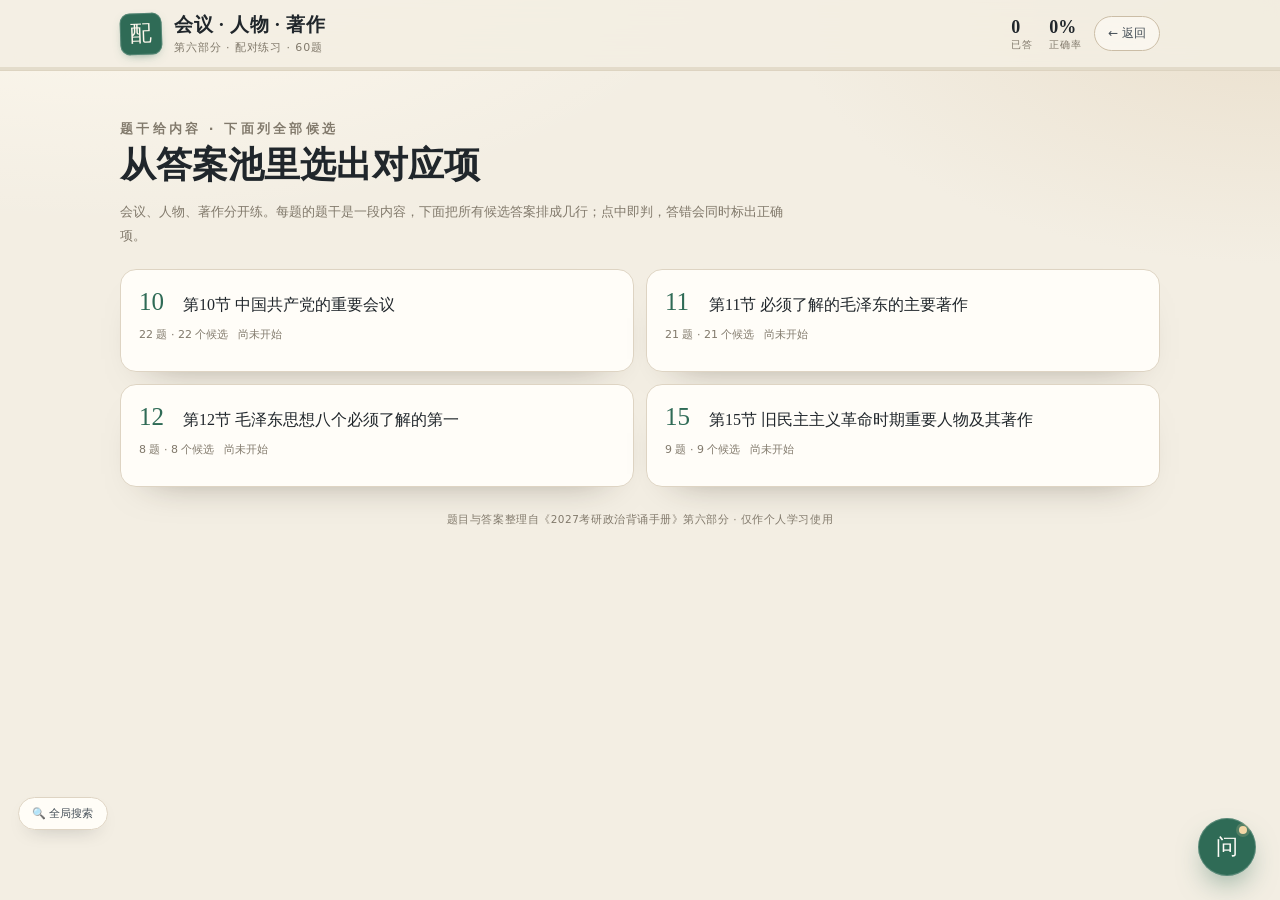
<file: matching.html>
<!DOCTYPE html>
<html lang="zh-CN">
<head>
<meta charset="utf-8">
<meta name="viewport" content="width=device-width, initial-scale=1, viewport-fit=cover">
<meta name="color-scheme" content="light">
<title>会议·人物·著作 · 配对练习</title>
<link rel="icon" href="data:image/svg+xml,%3Csvg xmlns='http://www.w3.org/2000/svg' viewBox='0 0 64 64'%3E%3Crect width='64' height='64' rx='14' fill='%232f6b56'/%3E%3Ctext x='32' y='44' font-size='32' text-anchor='middle' fill='%23fff8ed' font-family='serif'%3E配%3C/text%3E%3C/svg%3E">
<style>
  :root {
    --paper: #f3eee3;
    --card: #fffdf8;
    --ink: #20262b;
    --ink-soft: #465058;
    --muted: #81796b;
    --line: #ded4c3;
    --line-strong: #cbbda6;
    --accent: #b23a2f;
    --accent-soft: #f6e2dc;
    --jade: #2f6b56;
    --jade-soft: #e3efe8;
    --blue: #315d7a;
    --blue-soft: #eaf1f6;
    --serif: "Songti SC", "STSong", "Noto Serif CJK SC", "Source Han Serif SC", "SimSun", serif;
    --sans: "PingFang SC", "Microsoft YaHei", "Noto Sans CJK SC", "Hiragino Sans GB", system-ui, sans-serif;
    --shadow: 0 18px 40px -30px rgba(46,37,23,.55);
  }
  * { box-sizing: border-box; }
  html { scroll-behavior: smooth; }
  body {
    margin: 0;
    min-height: 100vh;
    color: var(--ink);
    font-family: var(--sans);
    background:
      radial-gradient(1100px 520px at 8% -10%, #fffaf0 0%, rgba(255,250,240,0) 60%),
      radial-gradient(900px 480px at 100% 0%, #eadfcc 0%, rgba(234,223,204,0) 55%),
      var(--paper);
    -webkit-font-smoothing: antialiased;
  }
  body::before {
    content: "";
    position: fixed; inset: 0; z-index: 0; pointer-events: none; opacity: .45;
    background-image: radial-gradient(rgba(74,60,39,.06) .55px, transparent .55px);
    background-size: 4px 4px;
  }
  button, a { font: inherit; color: inherit; }
  button:focus-visible, a:focus-visible { outline: 3px solid rgba(47,107,86,.35); outline-offset: 2px; }
  .wrap { width: min(1040px, calc(100% - 40px)); margin-inline: auto; position: relative; z-index: 1; }

  .topbar {
    position: sticky; top: 0; z-index: 40;
    background: rgba(243,238,227,.88);
    backdrop-filter: blur(14px) saturate(1.2);
    -webkit-backdrop-filter: blur(14px) saturate(1.2);
    border-bottom: 1px solid rgba(203,189,166,.55);
  }
  .topbar-inner { display: flex; align-items: center; gap: 12px; padding-block: 12px; }
  .seal {
    width: 42px; height: 42px; flex: 0 0 auto;
    display: grid; place-items: center;
    border-radius: 10px;
    background: var(--jade);
    color: #fff8ed;
    font-family: var(--serif);
    font-size: 22px;
    text-decoration: none;
    box-shadow: inset 0 0 0 1px rgba(255,255,255,.18), 0 4px 12px -6px rgba(47,107,86,.8);
    transform: rotate(-2deg);
  }
  .brand h1 { margin: 0; font-family: var(--serif); font-size: 19px; letter-spacing: .04em; }
  .brand p { margin: 2px 0 0; font-size: 11px; color: var(--muted); letter-spacing: .08em; }
  .top-stats { display: flex; gap: 16px; margin-left: auto; }
  .stat { display: flex; flex-direction: column; line-height: 1; }
  .stat b { font-family: var(--serif); font-size: 18px; font-variant-numeric: tabular-nums; }
  .stat small { margin-top: 4px; color: var(--muted); font-size: 10px; letter-spacing: .1em; }
  .top-actions { display: flex; gap: 8px; }
  .ghost-btn { border: 1px solid var(--line-strong); background: rgba(255,253,248,.56); border-radius: 999px; padding: 8px 13px; font-size: 12px; color: var(--ink-soft); cursor: pointer; text-decoration: none; white-space: nowrap; }
  .ghost-btn:hover { background: var(--card); color: var(--ink); }
  .progress-track { height: 3px; background: rgba(203,189,166,.4); overflow: hidden; }
  .progress-fill { height: 100%; width: 0; background: linear-gradient(90deg, var(--jade), #5d937d); transition: width .35s ease; }

  .hero { padding: 36px 0 22px; }
  .eyebrow { margin: 0 0 10px; color: var(--jade); font-size: 11px; font-weight: 700; letter-spacing: .26em; }
  .hero h2 { margin: 0; font-family: var(--serif); font-size: clamp(25px, 3.5vw, 36px); }
  .hero p { margin: 10px 0 0; max-width: 680px; color: var(--muted); font-size: 12.5px; line-height: 1.9; }

  .section-grid { display: grid; grid-template-columns: repeat(2, minmax(0,1fr)); gap: 12px; padding-bottom: 12px; }
  .section-card {
    display: flex; flex-direction: column; gap: 10px;
    padding: 18px 18px 15px;
    border: 1px solid var(--line); border-radius: 16px; background: var(--card);
    box-shadow: var(--shadow); cursor: pointer; text-align: left; transition: transform .18s, border-color .18s;
  }
  .section-card:hover { transform: translateY(-2px); border-color: var(--line-strong); }
  .section-head { display: flex; align-items: baseline; gap: 8px; }
  .section-num { font-family: var(--serif); font-size: 25px; color: var(--jade); min-width: 36px; font-variant-numeric: tabular-nums; }
  .section-name { font-family: var(--serif); font-size: 16px; line-height: 1.5; }
  .section-meta { display: flex; justify-content: space-between; gap: 10px; color: var(--muted); font-size: 11px; }
  .section-bar { height: 4px; background: rgba(203,189,166,.35); border-radius: 999px; overflow: hidden; }
  .section-bar > i { display: block; height: 100%; width: 0; background: var(--jade); border-radius: inherit; }

  #quiz-view { display: none; }
  .quiz-head { display: flex; align-items: center; gap: 12px; padding: 20px 0 7px; }
  .back-btn { border: 1px solid var(--line-strong); background: var(--card); border-radius: 999px; padding: 8px 13px; font-size: 12px; color: var(--ink-soft); cursor: pointer; white-space: nowrap; }
  .quiz-title { min-width: 0; }
  .quiz-title h2 { margin: 0; font-family: var(--serif); font-size: 22px; white-space: nowrap; overflow: hidden; text-overflow: ellipsis; }
  .quiz-title p { margin: 3px 0 0; font-size: 11px; color: var(--muted); }
  .quiz-actions { display: flex; gap: 7px; margin-left: auto; }
  .quiz-actions .ghost-btn { padding: 7px 11px; font-size: 11.5px; }

  .retry-note { margin: 8px 0 0; padding: 9px 13px; border: 1px dashed rgba(47,107,86,.5); border-radius: 10px; background: var(--jade-soft); color: #275746; font-size: 11.5px; line-height: 1.7; }
  .quiz-meta { display: flex; align-items: center; justify-content: space-between; gap: 12px; padding: 10px 2px 10px; color: var(--muted); font-size: 11.5px; }
  .quiz-meta strong { color: var(--ink); font-weight: 600; }

  .q-panel { background: linear-gradient(180deg, #fffefb 0%, var(--card) 100%); border: 1px solid var(--line); border-radius: 18px; padding: 24px 24px 20px; box-shadow: var(--shadow); }
  .q-kicker { display: flex; align-items: center; gap: 8px; margin-bottom: 12px; color: var(--muted); font-size: 11px; letter-spacing: .04em; }
  .q-kicker .pill { padding: 3px 8px; border-radius: 999px; background: var(--jade-soft); color: var(--jade); font-size: 10px; }
  .q-stem { margin: 0; font-family: var(--serif); font-size: clamp(17px, 2.3vw, 21px); line-height: 1.95; text-align: justify; }
  .q-hint { margin: 14px 0 0; color: var(--muted); font-size: 11.5px; line-height: 1.7; }
  .bank-label { display: flex; align-items: center; justify-content: space-between; gap: 10px; margin: 18px 0 9px; color: var(--muted); font-size: 11px; }
  .bank-label b { color: var(--ink); font-weight: 600; }
  .bank-grid { display: grid; gap: 8px; }
  .bank-grid.cols-2 { grid-template-columns: repeat(2, minmax(0,1fr)); }
  .bank-grid.cols-3 { grid-template-columns: repeat(3, minmax(0,1fr)); }
  .bank-grid.cols-4 { grid-template-columns: repeat(4, minmax(0,1fr)); }
  .bank-item {
    display: flex; align-items: center; gap: 8px;
    min-height: 46px; padding: 9px 11px;
    border: 1px solid var(--line); border-radius: 10px;
    background: #fffefb; text-align: left;
    font-size: 13px; line-height: 1.45; color: var(--ink-soft);
    cursor: pointer; transition: border-color .15s, background .15s, transform .15s;
  }
  .bank-item:hover:not(.locked) { border-color: var(--jade); background: #fbfdfb; transform: translateY(-1px); }
  .bank-item.locked { cursor: default; }
  .bank-item .mark { margin-left: auto; font-weight: 700; font-size: 13px; flex: 0 0 auto; }
  .bank-item.correct { border-color: rgba(47,107,86,.7); background: var(--jade-soft); color: #275746; }
  .bank-item.correct .mark { color: var(--jade); }
  .bank-item.wrong { border-color: rgba(178,58,47,.6); background: var(--accent-soft); color: #7e2a21; }
  .bank-item.wrong .mark { color: var(--accent); }

  .feedback { margin-top: 14px; padding: 10px 13px; border-radius: 10px; font-size: 12.5px; line-height: 1.6; display: flex; justify-content: space-between; gap: 12px; flex-wrap: wrap; }
  .feedback.ok { background: var(--jade-soft); color: #275746; }
  .feedback.bad { background: var(--accent-soft); color: #7e2a21; }
  .feedback b { letter-spacing: .02em; }

  .q-actions { display: flex; align-items: center; justify-content: space-between; gap: 12px; margin-top: 18px; }
  .q-actions .side { border: 1px solid var(--line-strong); background: transparent; border-radius: 999px; padding: 9px 16px; font-size: 12.5px; color: var(--ink-soft); cursor: pointer; }
  .q-actions .side:disabled { opacity: .3; cursor: not-allowed; }
  .q-actions .next { border: 0; background: var(--ink); color: #fffdf8; border-radius: 999px; padding: 10px 20px; font-size: 12.5px; font-weight: 600; cursor: pointer; }
  .q-actions .next.ready { background: var(--jade); }
  .q-actions .next:hover { transform: translateY(-1px); }

  .done-panel { background: var(--card); border: 1px solid var(--line); border-radius: 18px; padding: 40px 24px; text-align: center; box-shadow: var(--shadow); }
  .done-panel .mark { width: 56px; height: 56px; margin: 0 auto 14px; border-radius: 50%; background: var(--jade-soft); color: var(--jade); display: grid; place-items: center; font-size: 25px; }
  .done-panel h2 { margin: 0; font-family: var(--serif); font-size: 26px; }
  .done-panel p { margin: 10px 0 0; color: var(--muted); font-size: 12.5px; line-height: 1.8; }
  .done-actions { display: flex; justify-content: center; gap: 8px; flex-wrap: wrap; margin-top: 20px; }
  .done-actions button { border: 1px solid var(--line-strong); background: transparent; border-radius: 999px; padding: 9px 16px; font-size: 12px; cursor: pointer; }
  .done-actions button.primary { background: var(--ink); color: #fffdf8; border-color: var(--ink); }

  footer { padding: 14px 0 30px; text-align: center; color: var(--muted); font-size: 10.5px; letter-spacing: .05em; }

  dialog { width: min(560px, calc(100vw - 32px)); max-height: calc(100dvh - 24px); overflow: auto; border: 1px solid var(--line); border-radius: 18px; padding: 0; background: var(--card); color: var(--ink); box-shadow: 0 40px 80px -40px rgba(32,38,43,.55); }
  dialog::backdrop { background: rgba(32,38,43,.34); backdrop-filter: blur(4px); -webkit-backdrop-filter: blur(4px); }
  .sheet-head { display: flex; align-items: center; justify-content: space-between; padding: 18px 20px 4px; }
  .sheet-head h3 { margin: 0; font-family: var(--serif); font-size: 19px; }
  .icon-btn { width: 30px; height: 30px; border: 1px solid var(--line); border-radius: 50%; background: transparent; color: var(--muted); font-size: 17px; cursor: pointer; }
  .sheet-sub { margin: 4px 20px 14px; color: var(--muted); font-size: 11.5px; line-height: 1.7; }
  .q-grid { display: grid; grid-template-columns: repeat(6,1fr); gap: 7px; padding: 0 20px 18px; }
  .q-btn { display: flex; flex-direction: column; align-items: center; gap: 2px; padding: 8px 2px 6px; border: 1px solid var(--line); border-radius: 9px; background: #fffefb; cursor: pointer; }
  .q-btn:hover { border-color: var(--ink-soft); }
  .q-btn .n { font-family: var(--serif); font-size: 15px; font-weight: 700; }
  .q-btn .s { font-size: 8.5px; color: var(--muted); }
  .q-btn.current { background: var(--ink); border-color: var(--ink); color: #fffdf8; }
  .q-btn.current .s { color: rgba(255,253,248,.66); }
  .q-btn.done:not(.current) { background: var(--jade-soft); border-color: rgba(47,107,86,.3); }
  .q-btn.done.wrong:not(.current) { background: #fbf0ec; border-color: rgba(178,58,47,.25); }
  .confirm-body { padding: 8px 20px 20px; }
  .confirm-body p { margin: 0 0 14px; color: var(--ink-soft); font-size: 12.5px; line-height: 1.8; }
  .confirm-actions { display: flex; justify-content: flex-end; gap: 8px; }
  .btn-danger { border: 0; border-radius: 999px; padding: 8px 16px; background: var(--accent); color: #fff8f3; font-size: 12px; cursor: pointer; }
  .btn-cancel { border: 1px solid var(--line-strong); border-radius: 999px; padding: 8px 16px; background: transparent; color: var(--ink-soft); font-size: 12px; cursor: pointer; }
  .toast { position: fixed; left: 50%; bottom: 24px; z-index: 80; transform: translate(-50%, 8px); max-width: calc(100vw - 40px); padding: 9px 15px; border-radius: 999px; background: rgba(32,38,43,.94); color: #fffdf8; font-size: 12px; opacity: 0; pointer-events: none; transition: opacity .2s, transform .2s; }
  .toast.show { opacity: 1; transform: translate(-50%,0); }
  .toast.ok { background: rgba(47,107,86,.96); }
  .toast.bad { background: rgba(143,43,34,.96); }


  /* ---------- AI chat ---------- */
  .chat-fab {
    position: fixed;
    right: 24px;
    bottom: 24px;
    z-index: 60;
    width: 58px; height: 58px;
    border: 0; border-radius: 50%;
    background: var(--jade);
    color: #fffdf8;
    font-family: var(--serif);
    font-size: 22px;
    cursor: pointer;
    box-shadow: 0 14px 30px -10px rgba(47,107,86,.65), inset 0 0 0 1px rgba(255,255,255,.2);
    transition: transform .18s ease, box-shadow .18s ease;
  }
  .chat-fab:hover { transform: translateY(-2px); box-shadow: 0 18px 34px -10px rgba(47,107,86,.72), inset 0 0 0 1px rgba(255,255,255,.2); }
  .chat-open .chat-fab { opacity: 0; pointer-events: none; transform: scale(.9); }
  .chat-fab .spark { position: absolute; top: 8px; right: 9px; width: 8px; height: 8px; border-radius: 50%; background: #f3d7a6; box-shadow: 0 0 0 3px rgba(243,215,166,.18); }
  .chat-panel {
    position: fixed;
    right: 24px;
    bottom: 96px;
    z-index: 70;
    width: min(380px, calc(100vw - 32px));
    height: min(590px, calc(100vh - 124px));
    display: flex;
    flex-direction: column;
    overflow: hidden;
    background: var(--card);
    border: 1px solid var(--line);
    border-radius: 20px;
    box-shadow: 0 30px 70px -28px rgba(32,38,43,.55);
  }
  .chat-panel[hidden] { display: none !important; }
  .chat-head {
    display: flex; align-items: flex-start; gap: 10px;
    padding: 14px 15px 12px;
    background: linear-gradient(135deg, #f2f7f3, #fffdf8);
    border-bottom: 1px solid rgba(222,212,195,.7);
  }
  .chat-avatar {
    width: 32px; height: 32px; flex: 0 0 auto;
    border-radius: 9px; background: var(--jade); color: #fffdf8;
    display: grid; place-items: center; font-family: var(--serif); font-size: 17px;
  }
  .chat-head-text { min-width: 0; flex: 1; }
  .chat-head-text b { display: block; font-family: var(--serif); font-size: 15px; letter-spacing: .04em; }
  #chat-context { display: block; margin-top: 3px; color: var(--muted); font-size: 10px; white-space: nowrap; overflow: hidden; text-overflow: ellipsis; }
  .chat-head-actions { display: flex; gap: 4px; }
  .chat-icon { width: 26px; height: 26px; border: 1px solid var(--line); border-radius: 50%; background: transparent; color: var(--muted); font-size: 14px; cursor: pointer; }
  .chat-icon:hover { background: #f2ece0; color: var(--ink); }
  .chat-messages {
    flex: 1;
    overflow: auto;
    padding: 14px 13px 10px;
    background: #faf6ec;
    display: flex;
    flex-direction: column;
    gap: 10px;
    scroll-behavior: smooth;
  }
  .chat-msg { max-width: 88%; padding: 9px 12px; border-radius: 13px; font-size: 12.8px; line-height: 1.75; white-space: pre-wrap; word-break: break-word; }
  .chat-msg.bot { align-self: flex-start; background: #fffefb; border: 1px solid var(--line); border-bottom-left-radius: 4px; color: var(--ink-soft); }
  .chat-msg.user { align-self: flex-end; background: var(--jade); color: #fffdf8; border-bottom-right-radius: 4px; }
  .chat-msg.bot strong { color: var(--ink); font-weight: 700; }
  .chat-typing { align-self: flex-start; display: flex; gap: 4px; padding: 10px 13px; background: #fffefb; border: 1px solid var(--line); border-radius: 13px; }
  .chat-typing i { width: 5px; height: 5px; border-radius: 50%; background: var(--muted); animation: chatDot 1s infinite ease-in-out; }
  .chat-typing i:nth-child(2) { animation-delay: .15s; }
  .chat-typing i:nth-child(3) { animation-delay: .3s; }
  @keyframes chatDot { 0%, 60%, 100% { transform: translateY(0); opacity: .45; } 30% { transform: translateY(-3px); opacity: 1; } }
  .chat-quick { display: flex; gap: 6px; flex-wrap: wrap; padding: 0 13px 8px; background: #faf6ec; }
  .chat-chip { border: 1px solid var(--line); background: #fffefb; border-radius: 999px; padding: 5px 9px; font-size: 10.5px; color: var(--ink-soft); cursor: pointer; }
  .chat-chip:hover { border-color: var(--jade); color: var(--jade); }
  .chat-input-row { display: flex; gap: 7px; padding: 10px 12px 8px; border-top: 1px solid rgba(222,212,195,.7); background: var(--card); }
  #chat-input { flex: 1; min-height: 38px; max-height: 100px; resize: none; border: 1px solid var(--line); border-radius: 10px; padding: 9px 10px; font: inherit; font-size: 12.5px; line-height: 1.5; color: var(--ink); background: #fffefb; outline: none; }
  #chat-input:focus { border-color: var(--jade); }
  #chat-send { flex: 0 0 auto; align-self: flex-end; border: 0; border-radius: 10px; padding: 9px 13px; background: var(--jade); color: #fffdf8; font-size: 12px; cursor: pointer; }
  #chat-send:disabled { opacity: .45; cursor: not-allowed; }
  .chat-note { padding: 0 12px 9px; color: var(--muted); font-size: 9.5px; text-align: center; }

  @media (max-width: 760px) {
    .wrap { width: calc(100% - 24px); }
    .topbar-inner { gap: 8px; }
    .seal { width: 36px; height: 36px; font-size: 19px; }
    .brand h1 { font-size: 16px; }
    .brand p { display: none; }
    .top-stats .stat:nth-child(2) { display: none; }
    .top-stats { gap: 10px; }
    .stat b { font-size: 16px; }
    .top-actions .ghost-btn { padding: 7px 10px; font-size: 11px; }
    .hero { padding: 26px 0 16px; }
    .hero h2 { font-size: 25px; }
    .section-grid { grid-template-columns: 1fr; }
    .section-card { padding: 15px; }
    .quiz-head { flex-wrap: wrap; padding-top: 14px; }
    .quiz-title h2 { font-size: 19px; }
    .quiz-actions { margin-left: 0; width: 100%; }
    .quiz-actions .ghost-btn { flex: 1; text-align: center; }
    .q-panel { padding: 18px 14px 16px; border-radius: 15px; }
    .q-stem { font-size: 16px; }
    .bank-grid.cols-2, .bank-grid.cols-3, .bank-grid.cols-4 { grid-template-columns: repeat(2, minmax(0,1fr)); }
    .bank-item { font-size: 12px; min-height: 48px; padding: 8px 9px; }
    .q-actions .side { padding: 8px 12px; font-size: 11.5px; }
    .q-actions .next { padding: 9px 16px; font-size: 12px; }
    .q-grid { grid-template-columns: repeat(5,1fr); padding-inline: 16px; }
    .chat-fab { right: 16px; bottom: 16px; width: 52px; height: 52px; font-size: 20px; }
    .chat-panel { right: 10px; left: 10px; bottom: 80px; width: auto; height: min(72vh, 560px); }
  }
  @media (prefers-reduced-motion: reduce) {
    html { scroll-behavior: auto; }
    *, *::before, *::after { transition-duration: .001ms !important; animation-duration: .001ms !important; }
  }
</style>
</head>
<body>
<div id="topic-view">
  <header class="topbar">
    <div class="wrap topbar-inner">
      <a class="seal" href="index.html" aria-label="返回刷题台">配</a>
      <div class="brand">
        <h1>会议 · 人物 · 著作</h1>
        <p>第六部分 · 配对练习 · 60题</p>
      </div>
      <div class="top-stats">
        <div class="stat"><b id="overall-answered">0</b><small>已答</small></div>
        <div class="stat"><b id="overall-accuracy">0%</b><small>正确率</small></div>
      </div>
      <div class="top-actions"><a class="ghost-btn" href="index.html">← 返回</a></div>
    </div>
    <div class="progress-track"><div class="progress-fill" id="overall-bar"></div></div>
  </header>
  <main class="wrap">
    <section class="hero">
      <p class="eyebrow">题干给内容 · 下面列全部候选</p>
      <h2>从答案池里选出对应项</h2>
      <p>会议、人物、著作分开练。每题的题干是一段内容，下面把所有候选答案排成几行；点中即判，答错会同时标出正确项。</p>
    </section>
    <div id="section-grid" class="section-grid"></div>
    <footer>题目与答案整理自《2027考研政治背诵手册》第六部分 · 仅作个人学习使用</footer>
  </main>
</div>

<div id="quiz-view">
  <header class="topbar">
    <div class="wrap topbar-inner">
      <a class="seal" href="index.html" aria-label="返回刷题台">配</a>
      <div class="brand">
        <h1 id="quiz-brand">会议 · 人物 · 著作</h1>
        <p id="quiz-brand-sub">配对练习</p>
      </div>
      <div class="top-stats">
        <div class="stat"><b id="quiz-answered">0</b><small>已答</small></div>
        <div class="stat"><b id="quiz-accuracy">0%</b><small>正确率</small></div>
      </div>
      <div class="top-actions"><a class="ghost-btn" href="index.html">← 返回</a></div>
    </div>
    <div class="progress-track"><div class="progress-fill" id="quiz-bar"></div></div>
  </header>
  <main class="wrap">
    <div class="quiz-head">
      <button class="back-btn" id="btn-back" type="button">← 专题</button>
      <div class="quiz-title">
        <h2 id="scope-title">第10节 中国共产党的重要会议</h2>
        <p id="scope-sub">22 题 · 22 个候选</p>
      </div>
      <div class="quiz-actions">
        <button class="ghost-btn" id="btn-retry" type="button">错题重练</button>
        <button class="ghost-btn" id="btn-directory" type="button">题号</button>
        <button class="ghost-btn" id="btn-reset" type="button">重置本节</button>
      </div>
    </div>
    <div id="retry-note" class="retry-note" hidden>错题重练：之前的选择和答案已隐藏，重新选择后才会显示。</div>
    <div class="quiz-meta">
      <div><strong id="q-position">第 1 / 22 题</strong><span id="q-progress-text"></span></div>
      <div id="q-progress">本节已答 0 / 22</div>
    </div>
    <section id="quiz"></section>
    <section id="done" class="done-panel" hidden></section>
    <footer>题目与答案整理自《2027考研政治背诵手册》第六部分 · 仅作个人学习使用</footer>
  </main>
</div>

<dialog id="directory-dialog">
  <div class="sheet-head">
    <h3>选择题目</h3>
    <button class="icon-btn" type="button" data-close="directory-dialog" aria-label="关闭">×</button>
  </div>
  <p class="sheet-sub">绿色为答对，红色为答错，点击题号跳转。</p>
  <div class="q-grid" id="q-grid"></div>
</dialog>

<dialog id="reset-dialog">
  <div class="sheet-head">
    <h3>重置本节？</h3>
    <button class="icon-btn" type="button" data-close="reset-dialog" aria-label="关闭">×</button>
  </div>
  <div class="confirm-body">
    <p>这会清空当前专题的作答记录和错题，不影响其他专题。此操作不可撤销。</p>
    <div class="confirm-actions">
      <button class="btn-cancel" type="button" data-close="reset-dialog">取消</button>
      <button class="btn-danger" id="confirm-reset" type="button">确认重置</button>
    </div>
  </div>
</dialog>

<button id="chat-fab" class="chat-fab" type="button" aria-label="打开 AI 答疑" aria-expanded="false" title="问 AI">问<span class="spark"></span></button>

<section id="chat-panel" class="chat-panel" hidden aria-label="AI 答疑">
  <div class="chat-head">
    <div class="chat-avatar">AI</div>
    <div class="chat-head-text">
      <b>政治知识点答疑</b>
      <span id="chat-context">可以问我当前题目的知识点</span>
    </div>
    <div class="chat-head-actions">
      <button class="chat-icon" id="chat-clear" type="button" title="清空对话">↺</button>
      <button class="chat-icon" id="chat-close" type="button" title="关闭">×</button>
    </div>
  </div>
  <div id="chat-messages" class="chat-messages"></div>
  <div class="chat-quick">
    <button class="chat-chip" type="button" data-prompt="解释这道题的知识点">解释这道题</button>
    <button class="chat-chip" type="button" data-prompt="这个知识点怎么记">怎么记</button>
    <button class="chat-chip" type="button" data-prompt="帮我区分这道题附近的易混点">区分易混点</button>
  </div>
  <div class="chat-input-row">
    <textarea id="chat-input" rows="1" placeholder="问一个知识点，Enter 发送"></textarea>
    <button id="chat-send" type="button">发送</button>
  </div>
  <div class="chat-note">AI 回答仅供参考，请以教材和原书表述为准</div>
</section>

<div id="toast" class="toast" role="status" aria-live="polite"></div>

<script>
const SECTIONS = [{"id":"s10","num":10,"title":"第10节 中国共产党的重要会议","short":"重要会议","bank":["中共一大","中共二大","中共三大","中共四大","八七会议","中共六大","遵义会议","瓦窑堡会议","中共六届六中全会","中共七大","中共七届二中全会","中共八大","十一届三中全会","中共十二大","中共十三大","中共十四大","中共十五大","中共十六大","中共十七大","中共十八大","中共十九大","中共二十大"],"count":22,"questions":[{"id":"s10-01","section":"s10","stem":"成立中国共产党，通过党的第一个纲领和决议","answer":"中共一大"},{"id":"s10-02","section":"s10","stem":"第一次提出反帝反封建的民主革命纲领，制定第一部党章","answer":"中共二大"},{"id":"s10-03","section":"s10","stem":"决定共产党员以个人身份加入国民党，建立联合战线","answer":"中共三大"},{"id":"s10-04","section":"s10","stem":"明确提出无产阶级在民主革命中的领导权和工农联盟问题","answer":"中共四大"},{"id":"s10-05","section":"s10","stem":"确定土地革命和武装起义的方针，开始从大革命失败到土地革命战争兴起的历史性转变","answer":"八七会议"},{"id":"s10-06","section":"s10","stem":"指出中国仍是半殖民地半封建社会，革命仍是资产阶级民主主义革命","answer":"中共六大"},{"id":"s10-07","section":"s10","stem":"事实上确立毛泽东在党中央和红军的领导地位，成为生死攸关的转折点","answer":"遵义会议"},{"id":"s10-08","section":"s10","stem":"提出抗日条件下与民族资产阶级重建统一战线的新政策","answer":"瓦窑堡会议"},{"id":"s10-09","section":"s10","stem":"毛泽东明确提出“马克思主义的中国化”命题","answer":"中共六届六中全会"},{"id":"s10-10","section":"s10","stem":"对毛泽东思想作科学概括，写入党章，作为全党指导思想","answer":"中共七大"},{"id":"s10-11","section":"s10","stem":"提出“两个务必”，指出工作重心由乡村转移到城市","answer":"中共七届二中全会"},{"id":"s10-12","section":"s10","stem":"正确分析社会主义改造完成后中国社会的主要矛盾和主要任务","answer":"中共八大"},{"id":"s10-13","section":"s10","stem":"结束“以阶级斗争为纲”，开启改革开放和社会主义现代化建设新时期","answer":"十一届三中全会"},{"id":"s10-14","section":"s10","stem":"提出“建设有中国特色的社会主义”命题","answer":"中共十二大"},{"id":"s10-15","section":"s10","stem":"系统阐述社会主义初级阶段理论，概括党在社会主义初级阶段的基本路线","answer":"中共十三大"},{"id":"s10-16","section":"s10","stem":"确立社会主义市场经济体制改革目标","answer":"中共十四大"},{"id":"s10-17","section":"s10","stem":"正式提出“邓小平理论”并确定为党的指导思想","answer":"中共十五大"},{"id":"s10-18","section":"s10","stem":"把“三个代表”重要思想确定为党的指导思想","answer":"中共十六大"},{"id":"s10-19","section":"s10","stem":"强调深入贯彻落实科学发展观，提出全面建设小康社会新要求","answer":"中共十七大"},{"id":"s10-20","section":"s10","stem":"把科学发展观确定为党的指导思想，提出全面建成小康社会新要求","answer":"中共十八大"},{"id":"s10-21","section":"s10","stem":"2017年10月，北京","answer":"中共十九大"},{"id":"s10-22","section":"s10","stem":"2022年10月","answer":"中共二十大"}]},{"id":"s11","num":11,"title":"第11节 必须了解的毛泽东的主要著作","short":"毛泽东著作","bank":["《中国社会各阶级的分析》","《湖南农民运动考察报告》","《关于纠正党内的错误思想》","《星星之火，可以燎原》","《反对本本主义》","《论反对日本帝国主义的策略》","《论持久战》","《〈共产党人〉发刊词》","《中国革命和中国共产党》","《新民主主义论》","《改造我们的学习》","《在延安文艺座谈会上的讲话》","《论联合政府》","《目前形势和我们的任务》","《在晋绥干部会议上的讲话》","《将革命进行到底》","《在中国共产党第七届中央委员会第二次全体会议上的报告》","《党委会的工作方法》","《论人民民主专政》","《论十大关系》","《关于正确处理人民内部矛盾的问题》"],"count":21,"questions":[{"id":"s11-01","section":"s11","stem":"分析了中国社会各阶级，特别是把中国资产阶级区分为买办资产阶级和民族资产阶级，提出“谁是我们的敌人？谁是我们的朋友？这个问题是革命的首要问题”","answer":"《中国社会各阶级的分析》"},{"id":"s11-02","section":"s11","stem":"总结辛亥革命失败原因，指出没有贫农阶级，决不能打倒土豪劣绅、完成民主革命","answer":"《湖南农民运动考察报告》"},{"id":"s11-03","section":"s11","stem":"提出思想建党、政治建军原则，强调党员不但要在组织上入党，而且要在思想上入党","answer":"《关于纠正党内的错误思想》"},{"id":"s11-04","section":"s11","stem":"进一步发展“工农武装割据”思想，基本形成农村包围城市、武装夺取政权的理论","answer":"《星星之火，可以燎原》"},{"id":"s11-05","section":"s11","stem":"党内第一篇反对教条主义的文献，第一次提出“没有调查，没有发言权”","answer":"《反对本本主义》"},{"id":"s11-06","section":"s11","stem":"阐明与民族资产阶级建立统一战线的可能性，分析民族资产阶级的两面性","answer":"《论反对日本帝国主义的策略》"},{"id":"s11-07","section":"s11","stem":"分析中日双方四个基本特点，预见抗日战争三个阶段，批驳“速胜论”和“亡国论”","answer":"《论持久战》"},{"id":"s11-08","section":"s11","stem":"第一次提出党在革命中的三大法宝，第一次把党的建设称为“伟大的工程”","answer":"《〈共产党人〉发刊词》"},{"id":"s11-09","section":"s11","stem":"第一次提出新民主主义以及新民主主义革命这两个科学概念","answer":"《中国革命和中国共产党》"},{"id":"s11-10","section":"s11","stem":"指出中国革命分两步走，提出新民主主义的政治、经济和文化","answer":"《新民主主义论》"},{"id":"s11-11","section":"s11","stem":"对“实事求是”作出新解释：“‘实事’就是客观存在着的一切事物，‘是’就是客观事物的内部联系，即规律性，‘求’就是我们去研究”","answer":"《改造我们的学习》"},{"id":"s11-12","section":"s11","stem":"第一次提出“为什么人的问题，是一个根本的问题，原则的问题”","answer":"《在延安文艺座谈会上的讲话》"},{"id":"s11-13","section":"s11","stem":"第一次概括党的三大优良作风，提出生产力标准","answer":"《论联合政府》"},{"id":"s11-14","section":"s11","stem":"第一次提出新民主主义的三大经济纲领","answer":"《目前形势和我们的任务》"},{"id":"s11-15","section":"s11","stem":"第一次完整地提出新民主主义革命总路线","answer":"《在晋绥干部会议上的讲话》"},{"id":"s11-16","section":"s11","stem":"第一次公开使用“人民民主专政”概念","answer":"《将革命进行到底》"},{"id":"s11-17","section":"s11","stem":"提出“两个务必”，提醒全党警惕资产阶级“糖衣炮弹”","answer":"《在中国共产党第七届中央委员会第二次全体会议上的报告》"},{"id":"s11-18","section":"s11","stem":"提出十二条工作方法，强调党委书记要善于当班长，学会“弹钢琴”","answer":"《党委会的工作方法》"},{"id":"s11-19","section":"s11","stem":"完整地提出人民民主专政理论，阐明新中国国家政权的性质","answer":"《论人民民主专政》"},{"id":"s11-20","section":"s11","stem":"党探索中国社会主义建设道路的良好开端，论述重工业和轻工业、农业等十大关系","answer":"《论十大关系》"},{"id":"s11-21","section":"s11","stem":"1957年2月发表，系统论述社会主义社会两类不同性质矛盾","answer":"《关于正确处理人民内部矛盾的问题》"}]},{"id":"s12","num":12,"title":"第12节 毛泽东思想八个必须了解的第一","short":"八个第一","bank":["《〈共产党人〉发刊词》","《中国革命和中国共产党》","中共七大刘少奇《关于修改党章的报告》","《在晋绥干部会议上的讲话》","《将革命进行到底》","《在中国共产党第七届中央委员会第二次全体会议上的报告》","中共七届二中全会","《关于建国以来党的若干历史问题的决议》"],"count":8,"questions":[{"id":"s12-01","section":"s12","stem":"第一次提出三大法宝和党的建设是一项伟大工程的著作","answer":"《〈共产党人〉发刊词》"},{"id":"s12-02","section":"s12","stem":"第一次提出新民主主义革命概念和新民主主义革命总路线的著作","answer":"《中国革命和中国共产党》"},{"id":"s12-03","section":"s12","stem":"第一篇系统阐述毛泽东思想的文献","answer":"中共七大刘少奇《关于修改党章的报告》"},{"id":"s12-04","section":"s12","stem":"第一次完整地提出新民主主义革命总路线的著作","answer":"《在晋绥干部会议上的讲话》"},{"id":"s12-05","section":"s12","stem":"第一次公开使用“人民民主专政”概念的文章","answer":"《将革命进行到底》"},{"id":"s12-06","section":"s12","stem":"第一次明确提出党的工作重心从乡村转移到城市的文献","answer":"《在中国共产党第七届中央委员会第二次全体会议上的报告》"},{"id":"s12-07","section":"s12","stem":"第一次明确提出执政党建设问题的会议","answer":"中共七届二中全会"},{"id":"s12-08","section":"s12","stem":"第一次归纳“毛泽东思想的活的灵魂”的文件","answer":"《关于建国以来党的若干历史问题的决议》"}]},{"id":"s15","num":15,"title":"第15节 旧民主主义革命时期重要人物及其著作","short":"旧民主主义人物","bank":["林则徐","魏源","郑观应","洪仁玕","冯桂芬","严复","孙中山","陈独秀","李大钊"],"count":9,"questions":[{"id":"s15-01","section":"s15","stem":"近代中国睁眼看世界的第一人，编成《四洲志》","answer":"林则徐"},{"id":"s15-02","section":"s15","stem":"编成《海国图志》，提出“师夷长技以制夷”，开创中国近代向西方学习的新风","answer":"魏源"},{"id":"s15-03","section":"s15","stem":"著《盛世危言》，提出发展民族工商业、同西方国家进行“商战”、实行“君民共主”制度","answer":"郑观应"},{"id":"s15-04","section":"s15","stem":"提出《资政新篇》，主张具有资本主义色彩的改革方案","answer":"洪仁玕"},{"id":"s15-05","section":"s15","stem":"著《校邠庐抗议》，对洋务派“中体西用”思想作出比较完整的表述","answer":"冯桂芬"},{"id":"s15-06","section":"s15","stem":"写《救亡决论》，翻译《天演论》，用“物竞天择”“适者生存”的社会进化论思想提供理论根据","answer":"严复"},{"id":"s15-07","section":"s15","stem":"组建第一个革命团体兴中会，在《兴中会章程》中喊出“振兴中华”","answer":"孙中山"},{"id":"s15-08","section":"s15","stem":"创办《青年杂志》（后改名《新青年》），成为新文化运动的精神领袖","answer":"陈独秀"},{"id":"s15-09","section":"s15","stem":"率先在中国举起马克思主义旗帜，发表《我的马克思主义观》，比较系统地介绍马克思主义","answer":"李大钊"}]}];
const STORAGE_KEY = "kaoyan-politics-matching-2027-v1";
const AI_ENDPOINT = "https://detailed-grasshopper-d9a0e9b307d-1420335919.ap-shanghai.app.tcloudbase.com/grade";
const AI_CODE = "essay2026";
const CHAT_GREETING = "你好，我是考研政治知识点答疑助手。可以问我当前题目的知识点、易混概念或记忆方法。";
const SECTION_BY_ID = new Map(SECTIONS.map(s => [s.id, s]));
const ALL_QUESTIONS = SECTIONS.flatMap(s => s.questions);
const BY_ID = new Map(ALL_QUESTIONS.map(q => [q.id, q]));
const $ = (s, r = document) => r.querySelector(s);
const $$ = (s, r = document) => Array.from(r.querySelectorAll(s));

const state = { answers: {}, indices: {} };
let currentSection = "s10";
let index = 0;
let retryMode = false;
let retryList = [];
let retryIds = new Set();
let order = [];
let bankOrder = [];
let toastTimer = null;
let chatMessages = [{ role: "assistant", content: CHAT_GREETING }];
let chatPending = false;
let autoNextTimer = null;

function esc(v) {
  return String(v).replace(/[&<>"']/g, c => ({ "&": "&amp;", "<": "&lt;", ">": "&gt;", '"': "&quot;", "'": "&#39;" }[c]));
}

function load() {
  try {
    const raw = localStorage.getItem(STORAGE_KEY);
    if (!raw) return;
    const saved = JSON.parse(raw);
    if (saved && saved.answers && typeof saved.answers === "object") {
      for (const [id, rec] of Object.entries(saved.answers)) {
        const q = BY_ID.get(id);
        if (!q || !rec || typeof rec.choice !== "string") continue;
        state.answers[id] = { choice: rec.choice, correct: rec.choice === q.answer };
      }
    }
    if (saved && saved.indices && typeof saved.indices === "object") state.indices = saved.indices;
  } catch (err) { console.warn(err); }
}

function save() {
  try { localStorage.setItem(STORAGE_KEY, JSON.stringify({ answers: state.answers, indices: state.indices })); }
  catch (err) { console.warn(err); }
}

function section() { return SECTION_BY_ID.get(currentSection); }

function shuffle(list) {
  const a = [...list];
  for (let i = a.length - 1; i > 0; i--) {
    const j = Math.floor(Math.random() * (i + 1));
    [a[i], a[j]] = [a[j], a[i]];
  }
  return a;
}

function activeQuestions() {
  if (!retryMode) return order.map(id => BY_ID.get(id)).filter(Boolean);
  return retryList.map(id => BY_ID.get(id)).filter(Boolean);
}

function firstUnansweredIndex() {
  const i = activeQuestions().findIndex(q => !recordFor(q));
  return i === -1 ? activeQuestions().length : i;
}

function recordFor(q) {
  if (retryMode && retryIds.has(q.id)) return null;
  return state.answers[q.id] || null;
}

function statsFor(list) {
  const answered = list.filter(q => state.answers[q.id]).length;
  const correct = list.filter(q => state.answers[q.id] && state.answers[q.id].correct).length;
  return { answered, correct, accuracy: answered ? Math.round(correct / answered * 100) : 0, wrong: answered - correct };
}

function saveIndex(i) {
  state.indices[currentSection] = i;
  save();
}

function showSections() {
  clearTimeout(autoNextTimer);
  hideToast();
  retryMode = false; retryIds.clear(); retryList = [];
  $("#topic-view").style.display = "block";
  $("#quiz-view").style.display = "none";
  history.replaceState(null, "", location.pathname + location.search);
  renderSections();
  updateChatContext();
  window.scrollTo({ top: 0, behavior: "smooth" });
}

function openSection(id) {
  clearTimeout(autoNextTimer);
  hideToast();
  if (!SECTION_BY_ID.has(id)) id = "s10";
  currentSection = id;
  retryMode = false; retryIds.clear(); retryList = [];
  order = shuffle(section().questions.map(q => q.id));
  bankOrder = section().bank.slice();
  index = firstUnansweredIndex();
  $("#topic-view").style.display = "none";
  $("#quiz-view").style.display = "block";
  history.replaceState(null, "", "#" + id);
  renderQuiz();
  window.scrollTo({ top: 0, behavior: "auto" });
}

function renderSections() {
  const overall = statsFor(ALL_QUESTIONS);
  $("#overall-answered").textContent = overall.answered;
  $("#overall-accuracy").textContent = overall.accuracy + "%";
  $("#overall-bar").style.width = (overall.answered / ALL_QUESTIONS.length * 100) + "%";
  $("#section-grid").innerHTML = SECTIONS.map(s => {
    const st = statsFor(s.questions);
    const pct = st.answered / s.questions.length * 100;
    return `<button class="section-card" data-section="${s.id}" type="button">
      <div class="section-head"><span class="section-num">${String(s.num).padStart(2, "0")}</span><span class="section-name">${esc(s.title)}</span></div>
      <div class="section-meta"><span>${s.questions.length} 题 · ${s.bank.length} 个候选</span><span>${st.answered ? `已答 ${st.answered} · 正确 ${st.correct}` : "尚未开始"}</span></div>
      <div class="section-bar"><i style="width:${pct}%"></i></div>
    </button>`;
  }).join("");
}

function bankClass(s, q, rec, choice) {
  if (!rec) return "";
  if (choice === q.answer) return "correct";
  if (choice === rec.choice) return "wrong";
  return "";
}

function renderQuiz() {
  const sec = section();
  const list = activeQuestions();
  const total = list.length;
  const st = statsFor(sec.questions);
  $("#quiz-brand").textContent = "会议 · 人物 · 著作";
  $("#quiz-brand-sub").textContent = sec.title + " · " + sec.questions.length + " 题";
  $("#scope-title").textContent = sec.title;
  $("#scope-sub").textContent = `${sec.questions.length} 题 · ${sec.bank.length} 个候选`;
  $("#quiz-answered").textContent = st.answered;
  $("#quiz-accuracy").textContent = st.accuracy + "%";
  $("#quiz-bar").style.width = (st.answered / sec.questions.length * 100) + "%";
  $("#retry-note").hidden = !retryMode;
  $("#btn-retry").textContent = retryMode ? "退出重练" : "错题重练";

  if (index >= total) {
    renderDone();
    return;
  }
  $("#done").hidden = true;
  $("#quiz").hidden = false;
  const q = list[index];
  const rec = recordFor(q);
  const position = `第 ${index + 1} / ${total} 题`;
  $("#q-position").textContent = retryMode ? `错题重练 · ${position}` : position;
  $("#q-progress-text").textContent = "";
  const answered = sec.questions.filter(x => recordFor(x)).length;
  $("#q-progress").textContent = `${retryMode ? "重练中已答" : "本节已答"} ${answered} / ${sec.questions.length}`;

  const bank = bankOrder.map(choice => {
    const cls = bankClass(sec, q, rec, choice);
    const mark = rec ? (choice === q.answer ? "✓" : choice === rec.choice ? "×" : "") : "";
    return `<button type="button" class="bank-item ${cls} ${rec ? "locked" : ""}" data-choice="${esc(choice)}" ${rec ? 'aria-disabled="true"' : ""}>${esc(choice)}<span class="mark">${mark}</span></button>`;
  }).join("");
  const cols = sec.id === "s11" ? "cols-3" : sec.id === "s15" ? "cols-4" : "cols-4";
  const feedback = rec ? `<div class="feedback ${rec.correct ? "ok" : "bad"}">
      <span>${rec.correct ? "✓ 回答正确" : "✕ 回答错误"}</span>
      <span>正确答案：<b>${esc(q.answer)}</b>${rec.correct ? "" : ` · 你的选择：${esc(rec.choice)}`}</span>
    </div>` : "";
  $("#quiz").innerHTML = `<div class="q-panel">
    <div class="q-kicker"><span class="pill">${esc(sec.short)}</span><span>${sec.bank.length} 个候选</span></div>
    <p class="q-stem">${esc(q.stem)}</p>
    <p class="q-hint">从下面全部候选里选出对应的一项（题目顺序已打乱，候选按书中顺序排列）。答对会自动进入下一题；答错会标出正确答案。</p>
    <div class="bank-label"><span>答案池</span><b>${sec.bank.length} 项</b></div>
    <div class="bank-grid ${cols}">${bank}</div>
    ${feedback}
    <div class="q-actions">
      <button class="side" id="btn-prev" type="button" ${index === 0 ? "disabled" : ""}>← 上一题</button>
      <button class="next ${rec ? "ready" : ""}" id="btn-next" type="button">${index === total - 1 ? "查看结果" : "下一题 →"}</button>
    </div>
  </div>`;
  $("#btn-prev").addEventListener("click", () => goIndex(index - 1));
  $("#btn-next").addEventListener("click", () => goIndex(index + 1));
  updateChatContext();
}

function renderDone() {
  const sec = section();
  const list = retryMode ? activeQuestions() : sec.questions;
  const st = statsFor(sec.questions);
  const unanswered = list.filter(q => !recordFor(q)).length;
  const wrong = list.filter(q => { const r = recordFor(q); return r && !r.correct; }).length;
  $("#quiz").hidden = true;
  const done = $("#done");
  done.hidden = false;
  done.innerHTML = `<div class="mark">✓</div>
    <h2>${retryMode ? "错题重练完成" : "本节完成"}</h2>
    <p>${sec.title}<br>已答 ${st.answered} / ${sec.questions.length} 题 · 正确 ${st.correct} 题${unanswered ? ` · 还有 ${unanswered} 题未答` : ""}</p>
    <div class="done-actions">
      ${unanswered ? `<button class="primary" id="done-continue" type="button">继续作答</button>` : ""}
      ${wrong ? `<button id="done-retry" type="button">错题重练</button>` : ""}
      <button id="done-back" type="button">返回专题</button>
      <button id="done-reset" type="button">重做本节</button>
    </div>`;
  if (unanswered) $("#done-continue").addEventListener("click", () => {
    const i = list.findIndex(q => !recordFor(q));
    if (i >= 0) goIndex(i);
  });
  if (wrong) $("#done-retry").addEventListener("click", startRetry);
  $("#done-back").addEventListener("click", showSections);
  $("#done-reset").addEventListener("click", resetSection);
  $("#q-position").textContent = "本节结果";
  $("#q-progress-text").textContent = "";
  $("#q-progress").textContent = `已答 ${st.answered} / ${sec.questions.length}`;
  updateChatContext();
}

function commit(choice) {
  const q = activeQuestions()[index];
  if (!q) return;
  const rec = state.answers[q.id];
  if (rec && !retryIds.has(q.id)) return;
  const correct = choice === q.answer;
  state.answers[q.id] = { choice, correct };
  retryIds.delete(q.id);
  save();
  renderQuiz();
  clearTimeout(autoNextTimer);
  if (correct) {
    const isLast = index === activeQuestions().length - 1;
    toast(isLast ? "回答正确，本节完成" : "回答正确，进入下一题", "ok");
    autoNextTimer = setTimeout(() => goIndex(index + 1), 650);
  } else {
    toast(`回答错误 · 正确答案：${q.answer}`, "bad");
  }
}

function goIndex(target) {
  clearTimeout(autoNextTimer);
  hideToast();
  const total = activeQuestions().length;
  if (target >= total) {
    index = total;
    saveIndex(index);
    renderQuiz();
    return;
  }
  index = Math.max(0, target);
  saveIndex(index);
  renderQuiz();
  window.scrollTo({ top: 0, behavior: "smooth" });
}

function startRetry() {
  clearTimeout(autoNextTimer);
  hideToast();
  if (retryMode) {
    retryMode = false; retryIds.clear(); retryList = [];
    order = shuffle(section().questions.map(q => q.id));
    bankOrder = section().bank.slice();
    index = firstUnansweredIndex();
    renderQuiz();
    return;
  }
  const wrong = section().questions.filter(q => state.answers[q.id] && !state.answers[q.id].correct);
  if (!wrong.length) { toast("本节暂时没有错题"); return; }
  retryList = shuffle(wrong.map(q => q.id));
  retryIds = new Set(retryList);
  bankOrder = section().bank.slice();
  retryMode = true;
  index = 0;
  renderQuiz();
  window.scrollTo({ top: 0, behavior: "smooth" });
}

function openDirectory() {
  const list = activeQuestions();
  const grid = $("#q-grid");
  grid.innerHTML = list.map((q, i) => {
    const rec = recordFor(q);
    const cls = ["q-btn", i === index ? "current" : "", rec ? "done" : "", rec && !rec.correct ? "wrong" : ""].join(" ").trim();
    return `<button type="button" class="${cls}" data-qindex="${i}"><span class="n">${String(i + 1).padStart(2, "0")}</span><span class="s">${rec ? (rec.correct ? "正确" : "错误") : "未答"}</span></button>`;
  }).join("");
  $("#directory-dialog").showModal();
}

function resetSection() {
  clearTimeout(autoNextTimer);
  hideToast();
  for (const q of section().questions) delete state.answers[q.id];
  state.indices[currentSection] = 0;
  order = shuffle(section().questions.map(q => q.id));
  bankOrder = section().bank.slice();
  index = 0;
  retryMode = false; retryIds.clear(); retryList = [];
  save();
  $("#reset-dialog").close();
  $("#done").hidden = true;
  renderQuiz();
  toast("本节已重置");
}

function toast(message, type = "") {
  const el = $("#toast");
  el.textContent = message;
  el.className = "toast" + (type ? " " + type : "");
  void el.offsetWidth;
  el.classList.add("show");
  clearTimeout(toastTimer);
  toastTimer = setTimeout(() => el.classList.remove("show"), 2200);
}

function hideToast() {
  clearTimeout(toastTimer);
  const el = $("#toast");
  if (el) el.classList.remove("show");
}

function bind() {
  $("#section-grid").addEventListener("click", e => {
    const card = e.target.closest("[data-section]");
    if (card) openSection(card.dataset.section);
  });
  $("#btn-back").addEventListener("click", showSections);
  $("#btn-retry").addEventListener("click", startRetry);
  $("#btn-directory").addEventListener("click", openDirectory);
  $("#btn-reset").addEventListener("click", () => $("#reset-dialog").showModal());
  $("#confirm-reset").addEventListener("click", resetSection);

  $("#quiz").addEventListener("click", e => {
    const item = e.target.closest(".bank-item");
    if (item && !item.classList.contains("locked")) commit(item.dataset.choice);
  });

  document.addEventListener("click", e => {
    const close = e.target.closest("[data-close]");
    if (close) { const d = document.getElementById(close.dataset.close); if (d) d.close(); return; }
    const qb = e.target.closest("[data-qindex]");
    if (qb) {
      $("#directory-dialog").close();
      goIndex(Number(qb.dataset.qindex));
    }
  });

  document.addEventListener("keydown", e => {
    if (e.key === "Escape") { $$("dialog[open]").forEach(d => d.close()); return; }
    if (document.querySelector("dialog[open]")) return;
    if (e.target.closest("input,textarea,select")) return;
    if (e.key === "ArrowLeft") goIndex(index - 1);
    if (e.key === "ArrowRight") goIndex(index + 1);
  });
}


/* ---------------- AI 答疑 ---------------- */
function currentChatQuestion() {
  const list = activeQuestions();
  return list[index] || null;
}

function updateChatContext() {
  const el = $("#chat-context");
  if (!el) return;
  if ($("#quiz-view").style.display === "none") {
    el.textContent = "专题选择 · 可问任意政治知识点";
    return;
  }
  const q = currentChatQuestion();
  if (!q) {
    el.textContent = `${section().title} · 本节结果`;
    return;
  }
  const shortStem = q.stem.replace(/\s+/g, "");
  el.textContent = `${section().short} · ${shortStem.slice(0, 28)}${shortStem.length > 28 ? "…" : ""}`;
}

function formatChat(text) {
  return esc(text)
    .replace(/\*\*([^*]+)\*\*/g, "<strong>$1</strong>")
    .replace(/\n/g, "<br>");
}

function renderChat() {
  const box = $("#chat-messages");
  if (!box) return;
  box.innerHTML = chatMessages.map(m => {
    if (m.role === "user") return `<div class="chat-msg user">${esc(m.content)}</div>`;
    return `<div class="chat-msg bot">${formatChat(m.content)}</div>`;
  }).join("") + (chatPending ? '<div class="chat-typing" aria-label="正在思考"><i></i><i></i><i></i></div>' : "");
  box.scrollTop = box.scrollHeight;
}

function openChat() {
  $("#chat-panel").hidden = false;
  document.body.classList.add("chat-open");
  $("#chat-fab").setAttribute("aria-expanded", "true");
  updateChatContext();
  renderChat();
  setTimeout(() => $("#chat-input") && $("#chat-input").focus(), 80);
}

function closeChat() {
  $("#chat-panel").hidden = true;
  document.body.classList.remove("chat-open");
  $("#chat-fab").setAttribute("aria-expanded", "false");
}

function clearChat() {
  if (chatPending) return;
  chatMessages = [{ role: "assistant", content: CHAT_GREETING }];
  renderChat();
  $("#chat-input").focus();
}

async function sendChat(text) {
  const content = String(text || "").replace(/\s+$/, "").trim();
  if (!content || chatPending) return;
  const quizVisible = $("#quiz-view").style.display !== "none";
  const q = quizVisible ? currentChatQuestion() : null;
  const sec = quizVisible ? section() : null;
  const history = chatMessages.slice(-8).map(m => ({ role: m.role, content: m.content }));
  chatMessages.push({ role: "user", content });
  chatPending = true;
  renderChat();
  const input = $("#chat-input");
  input.value = "";
  input.style.height = "";
  $("#chat-send").disabled = true;

  const contextText = q
    ? `【考研政治知识点答疑】当前专题：${sec.title}。当前题目：${q.stem}。正确答案：${q.answer}。请围绕当前题目和考研政治知识点回答。`
    : `【考研政治知识点答疑】当前未进入具体题目${sec ? `，在专题选择页（上次浏览：${sec.title}）` : ""}。请直接回答学生的考研政治问题。`;
  const question = `请忽略作文批改场景，作为考研政治辅导老师回答，不要提英语作文。学生问题：${content}`;
  const controller = new AbortController();
  const timer = setTimeout(() => controller.abort(), 60000);
  try {
    const res = await fetch(AI_ENDPOINT, {
      method: "POST",
      headers: { "Content-Type": "application/json", "x-access-code": AI_CODE },
      body: JSON.stringify({
        mode: "chat",
        question,
        context: {
          type: "big",
          promptText: contextText,
          essayText: "",
          grade: { score: "", band: "", issues: [], deductions: [] }
        },
        history
      }),
      signal: controller.signal
    });
    const data = await res.json().catch(() => ({}));
    if (!res.ok) throw new Error(data.error || `HTTP ${res.status}`);
    const answer = (data.answer || "").trim();
    if (!answer) throw new Error("AI 没有返回内容");
    chatMessages.push({ role: "assistant", content: answer });
  } catch (err) {
    const msg = err.name === "AbortError" ? "请求超时，请稍后再试" : (err.message || "网络错误");
    chatMessages.push({ role: "assistant", content: `（AI 暂时不可用：${msg}）` });
  } finally {
    clearTimeout(timer);
    chatPending = false;
    $("#chat-send").disabled = false;
    renderChat();
  }
}

function bindChat() {
  $("#chat-fab").addEventListener("click", () => {
    if ($("#chat-panel").hidden) openChat(); else closeChat();
  });
  $("#chat-close").addEventListener("click", closeChat);
  $("#chat-clear").addEventListener("click", clearChat);
  $("#chat-send").addEventListener("click", () => sendChat($("#chat-input").value));
  $("#chat-input").addEventListener("keydown", e => {
    if (e.key === "Enter" && !e.shiftKey) {
      e.preventDefault();
      sendChat(e.target.value);
    }
  });
  $("#chat-input").addEventListener("input", e => {
    e.target.style.height = "auto";
    e.target.style.height = Math.min(e.target.scrollHeight, 100) + "px";
  });
  $$("[data-prompt]").forEach(btn => {
    btn.addEventListener("click", () => sendChat(btn.dataset.prompt));
  });
}

function init() {
  load();
  bind();
  bindChat();
  const hash = decodeURIComponent(location.hash.slice(1));
  if (SECTION_BY_ID.has(hash)) {
    openSection(hash);
  } else {
    $("#topic-view").style.display = "block";
    $("#quiz-view").style.display = "none";
    renderSections();
  }
}

init();
</script>
<script src="global-search.js"></script>
<script src="handbook-page.js"></script>
</body>
</html>
</file>
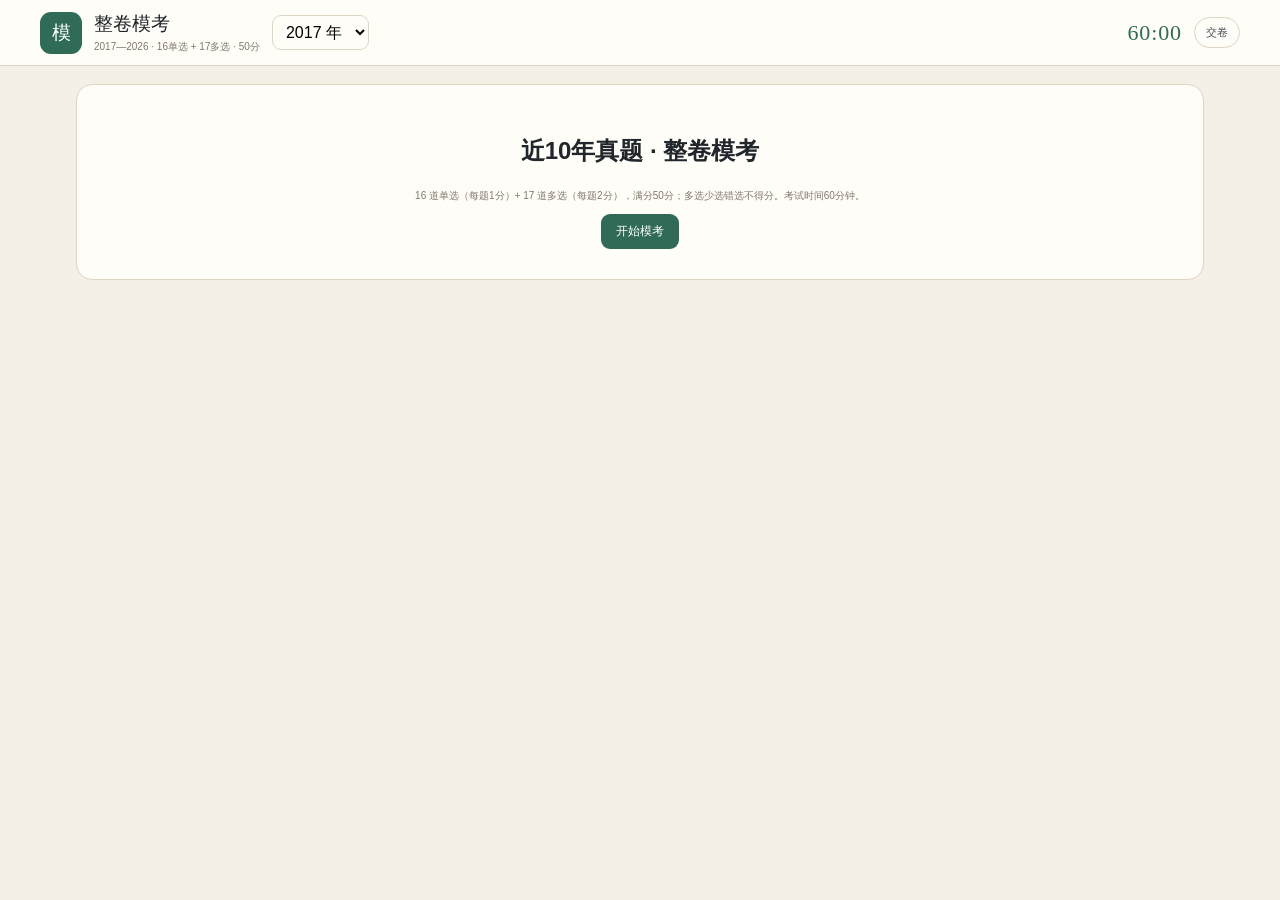
<file: mock.html>
<!DOCTYPE html>
<html lang="zh-CN">
<head>
<meta charset="UTF-8">
<meta name="viewport" content="width=device-width, initial-scale=1.0, viewport-fit=cover">
<title>整卷模考 · 近10年真题</title>
<style>
  :root{--paper:#f5f0e6;--card:#fffdf8;--ink:#20262b;--soft:#465058;--muted:#81796b;--line:#ded4c3;--jade:#2f6b56;--jade-soft:#e4efe8;--red:#a44437;--red-soft:#f7e7e1;--serif:"Songti SC","STSong",serif;--sans:"PingFang SC","Microsoft YaHei",sans-serif}
  *{box-sizing:border-box}body{margin:0;background:var(--paper);color:var(--ink);font-family:var(--sans)}
  button,select{font:inherit}
  .topbar{position:sticky;top:0;z-index:30;display:flex;align-items:center;gap:12px;padding:11px clamp(14px,4vw,40px);background:rgba(255,253,248,.95);border-bottom:1px solid var(--line);backdrop-filter:blur(12px)}
  .seal{width:42px;height:42px;border-radius:11px;background:var(--jade);color:#fff;display:grid;place-items:center;font-family:var(--serif);font-size:19px;text-decoration:none}
  h1{margin:0;font-family:var(--serif);font-size:19px;font-weight:500}.sub{font-size:10px;color:var(--muted);margin:3px 0 0}
  #year{max-width:160px;border:1px solid var(--line);border-radius:9px;padding:7px 9px;background:var(--card)}
  .timer{margin-left:auto;font-family:var(--serif);font-size:22px;color:var(--jade);letter-spacing:.04em}
  .timer.low{color:var(--red)}
  .ghost{border:1px solid var(--line);border-radius:999px;background:transparent;color:var(--soft);padding:7px 11px;font-size:11px;cursor:pointer}
  .wrap{max-width:1180px;margin:0 auto;padding:18px clamp(12px,3vw,26px) 70px;display:grid;grid-template-columns:minmax(0,1fr) 220px;gap:18px}
  .panel{background:var(--card);border:1px solid var(--line);border-radius:16px;padding:16px}
  .qhead{display:flex;gap:8px;align-items:center;color:var(--muted);font-size:11px;margin-bottom:8px}
  .pill{background:var(--jade-soft);color:var(--jade);border-radius:999px;padding:2px 8px}
  .stem{font-size:15px;line-height:1.9;margin:0 0 12px}
  .options{display:grid;gap:8px}
  .opt{display:flex;gap:9px;text-align:left;border:1px solid var(--line);background:#fffefb;border-radius:10px;padding:10px;color:var(--soft);font-size:13px;line-height:1.7;cursor:pointer}
  .opt .l{flex:0 0 21px;height:21px;border-radius:50%;background:#f1eadc;display:grid;place-items:center;font-family:var(--serif);font-size:12px;color:var(--ink)}
  .opt.sel{border-color:var(--jade);background:#f1f7f2}.opt.sel .l{background:var(--jade);color:#fff}
  .opt.correct{border-color:#a9cdb7;background:#edf7f0}.opt.correct .l{background:var(--jade);color:#fff}
  .opt.wrong{border-color:#dfb1a6;background:var(--red-soft)}.opt.wrong .l{background:var(--red);color:#fff}
  .nav{display:flex;justify-content:space-between;margin-top:14px;gap:8px}
  .btn{border:0;border-radius:9px;padding:9px 15px;background:var(--jade);color:#fff;font-size:12px;cursor:pointer}.btn.ghostbtn{background:transparent;border:1px solid var(--line);color:var(--soft)}
  .side{position:sticky;top:88px;align-self:start}
  .cardbox{background:var(--card);border:1px solid var(--line);border-radius:16px;padding:12px}
  .cardbox h3{margin:0 0 8px;font-family:var(--serif);font-size:14px;font-weight:500}
  .grid{display:grid;grid-template-columns:repeat(5,1fr);gap:5px}
  .cell{height:27px;border:1px solid var(--line);border-radius:6px;background:#fffefb;font-size:10px;color:var(--soft);cursor:pointer}
  .cell.ans{background:var(--jade-soft);border-color:#b9d5c4;color:var(--jade)}
  .cell.cur{outline:2px solid var(--jade);outline-offset:1px}
  .cell.mark{box-shadow:inset 0 0 0 2px #d7b26a}
  .cell.ok{background:#edf7f0;border-color:#a9cdb7;color:var(--jade)}
  .cell.bad{background:var(--red-soft);border-color:#dfb1a6;color:var(--red)}
  .small{font-size:10px;color:var(--muted);line-height:1.7;margin-top:8px}
  .result{grid-column:1/-1;text-align:center;padding:30px 16px}
  .result .score{font-family:var(--serif);font-size:52px;color:var(--jade)}.result .score small{font-size:18px;color:var(--muted)}
  .review{grid-column:1/-1}
  .fb{margin-top:10px;border-radius:9px;padding:9px 11px;font-size:12px;line-height:1.8}
  .fb.ok{background:var(--jade-soft);color:#245846}.fb.bad{background:var(--red-soft);color:#7d3329}
  @media(max-width:800px){.wrap{grid-template-columns:1fr}.side{position:static;order:2}.timer{font-size:18px}.topbar{flex-wrap:wrap}#year{order:5}.grid{grid-template-columns:repeat(8,1fr)}}
</style>
</head>
<body>
<header class="topbar">
  <a class="seal" href="zhenti.html" aria-label="返回真题">模</a>
  <div><h1>整卷模考</h1><p class="sub">2017—2026 · 16单选 + 17多选 · 50分</p></div>
  <select id="year"></select>
  <div class="timer" id="timer">60:00</div>
  <button class="ghost" id="submit" type="button">交卷</button>
</header>
<main class="wrap" id="app"></main>
<script src="zhenti-full-data.js"></script>
<script>
const DATA = window.ZHENTI_SECTIONS || [];
const YEARS = DATA.map(x => Number(x.title.replace("年真题","")));
const $ = s => document.querySelector(s);
const KEY = "kaoyan-mock-attempt-v1";
let state = null, tick = null;

function esc(v){return String(v==null?"":v).replace(/[&<>"']/g,c=>({"&":"&amp;","<":"&lt;",">":"&gt;",'"':"&quot;","'":"&#39;"}[c]));}
function section(){return DATA.find(x=>String(x.id)==="y"+state.year)||DATA[0];}
function answers(q){return state.answers[q.id]||[];}
function correct(q){return String(q.answer||"").split("").sort().join("");}
function isRight(q){return answers(q).slice().sort().join("")===correct(q);}
function save(){try{localStorage.setItem(KEY,JSON.stringify(state));}catch(e){}}
function load(){try{return JSON.parse(localStorage.getItem(KEY)||"null");}catch(e){return null;}}
function fmt(s){s=Math.max(0,s);const m=Math.floor(s/60),x=s%60;return String(m).padStart(2,"0")+":"+String(x).padStart(2,"0");}
function startTimer(){
  clearInterval(tick);
  tick=setInterval(()=>{
    if(!state||state.submitted)return;
    const left=Math.round((state.endsAt-Date.now())/1000);
    $("#timer").textContent=fmt(left);
    $("#timer").classList.toggle("low",left<=300);
    if(left<=0){clearInterval(tick);submit(true);}
  },500);
}
function newAttempt(year){
  const sec=DATA.find(x=>String(x.id)==="y"+year)||DATA[0];
  state={year:Number(year),index:0,answers:{},marked:{},submitted:false,startedAt:Date.now(),endsAt:Date.now()+60*60*1000};
  save(); startTimer(); render();
}
function initYears(){
  $("#year").innerHTML=YEARS.map(y=>`<option value="${y}">${y} 年</option>`).join("");
  const p=new URLSearchParams(location.search); const y=Number(p.get("year"));
  if(YEARS.includes(y)) $("#year").value=String(y);
}
function render(){
  const app=$("#app");
  if(!state){app.innerHTML='<div class="panel result"><h2>近10年真题 · 整卷模考</h2><p class="small">16 道单选（每题1分）+ 17 道多选（每题2分），满分50分；多选少选错选不得分。考试时间60分钟。</p><button class="btn" id="start">开始模考</button></div>';$("#start").onclick=()=>newAttempt(Number($("#year").value));return;}
  const sec=section(), list=sec.questions, q=list[state.index];
  if(state.submitted){renderResult();return;}
  app.innerHTML=`<section class="panel"><div class="qhead"><span class="pill">${sec.title}</span><span>第 ${state.index+1} / ${list.length} 题</span><span>${q.type==="multiple"?"多选 · 2分":"单选 · 1分"}</span></div><p class="stem">${esc(q.stem)}</p><div class="options">${["A","B","C","D"].map(l=>{const sel=answers(q).includes(l);return `<button type="button" class="opt ${sel?"sel":""}" data-l="${l}"><span class="l">${l}</span><span>${esc(q.options[l]||"")}</span></button>`;}).join("")}</div><div class="nav"><button class="btn ghostbtn" id="prev" ${state.index===0?"disabled":""}>上一题</button><button class="btn ghostbtn" id="mark">${state.marked[q.id]?"取消标记":"标记本题"}</button><button class="btn" id="next">${state.index===list.length-1?"检查答题卡":"下一题"}</button></div></section><aside class="side"><div class="cardbox"><h3>答题卡</h3><div class="grid">${list.map((x,i)=>`<button class="cell ${state.answers[x.id]&&state.answers[x.id].length?"ans":""} ${i===state.index?"cur":""} ${state.marked[x.id]?"mark":""}" data-i="${i}">${i+1}</button>`).join("")}</div><p class="small">绿色已答 · 金框标记 · 点击跳转</p><button class="btn" style="width:100%;margin-top:10px" id="submit2">交卷</button></div></aside>`;
  app.querySelectorAll(".opt").forEach(btn=>btn.onclick=()=>{
    const l=btn.dataset.l; let a=answers(q).slice();
    if(q.type==="multiple"){ a=a.includes(l)?a.filter(x=>x!==l):a.concat(l); } else { a=[l]; }
    state.answers[q.id]=a; save(); render();
  });
  $("#prev").onclick=()=>{if(state.index>0){state.index--;save();render();}};
  $("#next").onclick=()=>{if(state.index<list.length-1){state.index++;save();render();}else{alert("请检查答题卡，确认后交卷。");}};
  $("#mark").onclick=()=>{state.marked[q.id]=!state.marked[q.id];save();render();};
  $("#submit2").onclick=()=>submit(false);
  app.querySelectorAll(".cell").forEach(b=>b.onclick=()=>{state.index=Number(b.dataset.i);save();render();});
}
function submit(auto){
  if(!state||state.submitted)return;
  if(!auto && !confirm("确认交卷？交卷后不能再修改答案。"))return;
  state.submitted=true;state.submittedAt=Date.now();save();clearInterval(tick);render();
}
function renderResult(){
  const sec=section(),list=sec.questions;let score=0,right=0;
  for(const q of list){if(isRight(q)){right++;score+=q.type==="multiple"?2:1;}}
  const app=$("#app");
  app.innerHTML=`<div class="result"><div class="score">${score}<small> / 50</small></div><p class="small">${sec.title} · 答对 ${right} / ${list.length} 题 · 用时 ${fmt(Math.round((state.submittedAt-state.startedAt)/1000))}</p><button class="btn" id="again">重新模考</button> <a class="btn ghostbtn" href="zhenti.html" style="text-decoration:none;display:inline-block">回真题</a></div><section class="panel review"><div class="qhead"><span class="pill">${sec.title}</span><span>第 ${state.index+1} / ${list.length} 题</span></div>${reviewHTML(list[state.index])}<div class="nav"><button class="btn ghostbtn" id="rprev" ${state.index===0?"disabled":""}>上一题</button><button class="btn ghostbtn" id="rnext" ${state.index===list.length-1?"disabled":""}>下一题</button></div></section><aside class="side"><div class="cardbox"><h3>答题卡</h3><div class="grid">${list.map((x,i)=>`<button class="cell ${isRight(x)?"ok":"bad"} ${i===state.index?"cur":""}" data-i="${i}">${i+1}</button>`).join("")}</div><p class="small">绿色正确 · 红色错误</p></div></aside>`;
  $("#again").onclick=()=>newAttempt(state.year);
  $("#rprev").onclick=()=>{if(state.index>0){state.index--;render();}};
  $("#rnext").onclick=()=>{if(state.index<list.length-1){state.index++;render();}};
  app.querySelectorAll(".cell").forEach(b=>b.onclick=()=>{state.index=Number(b.dataset.i);render();});
}
function reviewHTML(q){
  const a=answers(q), ok=isRight(q);
  return `<p class="stem">${esc(q.stem)}</p><div class="options">${["A","B","C","D"].map(l=>{const cls=(String(q.answer).includes(l)?"correct":"")+(a.includes(l)&&!String(q.answer).includes(l)?" wrong":"");return `<div class="opt ${cls}"><span class="l">${l}</span><span>${esc(q.options[l]||"")}</span></div>`;}).join("")}</div><div class="fb ${ok?"ok":"bad"}">${ok?"✓ 回答正确":"✕ 回答错误"} · 正确答案 <b>${esc(q.answer)}</b> · 你的选择 ${esc(a.join("")||"未答")}</div>`;
}
initYears();
const old=load();
if(old && !old.submitted && old.endsAt>Date.now()){state=old;startTimer();render();}else if(old && old.submitted){state=old;render();}else{render();}
$("#year").onchange=()=>{if(state&&!state.submitted&&!confirm("切换年份会重新开始，继续？")){$("#year").value=String(state.year);return;}newAttempt(Number($("#year").value));};
$("#submit").onclick=()=>submit(false);
</script>
<script src="handbook-page.js"></script>
</body>
</html>
</file>
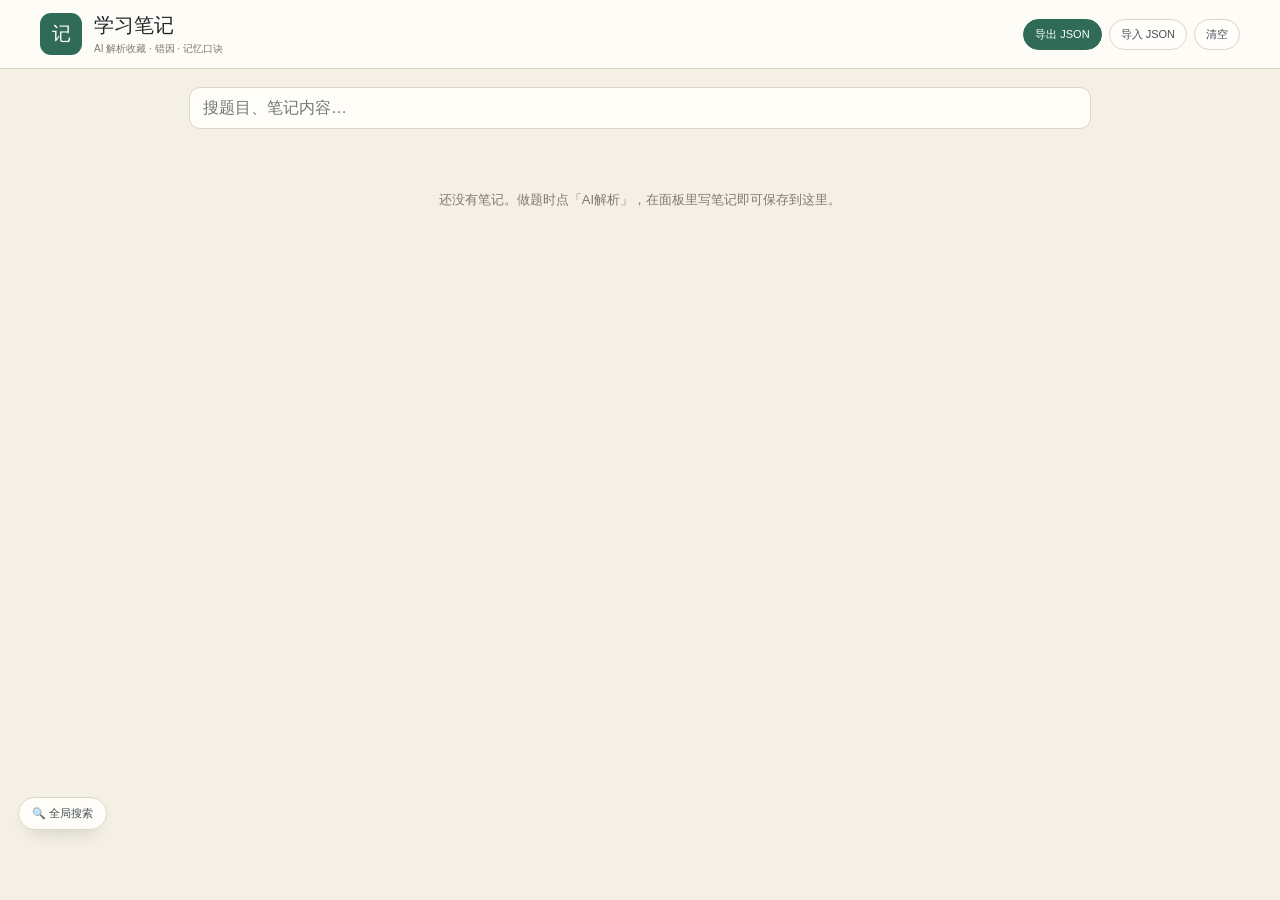
<file: notes.html>
<!DOCTYPE html>
<html lang="zh-CN">
<head>
<meta charset="UTF-8">
<meta name="viewport" content="width=device-width, initial-scale=1.0, viewport-fit=cover">
<title>学习笔记 · 2027考研政治</title>
<style>
  :root{--paper:#f5f0e6;--card:#fffdf8;--ink:#20262b;--soft:#465058;--muted:#81796b;--line:#ded4c3;--jade:#2f6b56;--jade-soft:#e4efe8;--red:#a44437;--serif:"Songti SC","STSong",serif;--sans:"PingFang SC","Microsoft YaHei",sans-serif}
  *{box-sizing:border-box}body{margin:0;background:var(--paper);color:var(--ink);font-family:var(--sans)}
  button,input{font:inherit}
  .topbar{position:sticky;top:0;z-index:20;display:flex;align-items:center;gap:12px;padding:12px clamp(14px,4vw,40px);background:rgba(255,253,248,.95);border-bottom:1px solid var(--line)}
  .seal{width:42px;height:42px;border-radius:11px;background:var(--jade);color:#fff;display:grid;place-items:center;font-family:var(--serif);font-size:19px;text-decoration:none}
  h1{margin:0;font-family:var(--serif);font-size:20px;font-weight:500}.sub{margin:3px 0 0;color:var(--muted);font-size:10px}
  .actions{margin-left:auto;display:flex;gap:7px;flex-wrap:wrap}
  .btn{border:1px solid var(--line);background:#fffefb;border-radius:999px;padding:7px 11px;font-size:11px;color:var(--soft);cursor:pointer;text-decoration:none}
  .btn.primary{background:var(--jade);color:#fff;border-color:var(--jade)}
  .wrap{max-width:950px;margin:0 auto;padding:18px clamp(12px,3vw,24px) 60px}
  #q{width:100%;border:1px solid var(--line);border-radius:11px;padding:11px 13px;background:var(--card);outline:none;margin-bottom:12px}
  .note{background:var(--card);border:1px solid var(--line);border-radius:14px;padding:13px 15px;margin-bottom:10px}
  .note .meta{display:flex;gap:7px;align-items:center;color:var(--muted);font-size:10px;flex-wrap:wrap}
  .pill{background:var(--jade-soft);color:var(--jade);border-radius:999px;padding:2px 7px}
  .note .stem{font-size:13px;line-height:1.8;margin:6px 0;color:var(--soft)}
  .note .my{font-size:13px;line-height:1.8;white-space:pre-wrap;border-left:3px solid var(--jade);padding-left:9px;margin:7px 0;color:var(--ink)}
  .note details{margin-top:6px;color:var(--muted);font-size:11px;line-height:1.7}.note summary{cursor:pointer}
  .note .del{border:0;background:transparent;color:var(--red);font-size:10px;cursor:pointer;margin-left:auto}
  .empty{text-align:center;color:var(--muted);font-size:13px;padding:50px 10px}
</style>
</head>
<body>
<header class="topbar">
  <a class="seal" href="index.html" aria-label="返回">记</a>
  <div><h1>学习笔记</h1><p class="sub">AI 解析收藏 · 错因 · 记忆口诀</p></div>
  <div class="actions"><button class="btn primary" id="export" type="button">导出 JSON</button><label class="btn" for="import">导入 JSON</label><input id="import" type="file" accept="application/json" hidden><button class="btn" id="clear" type="button">清空</button></div>
</header>
<main class="wrap">
  <input id="q" placeholder="搜题目、笔记内容…" autocomplete="off">
  <div id="list"></div>
</main>
<script src="global-search.js"></script>
<script>
const KEY="kaoyan-study-notes-v1";
const $=s=>document.querySelector(s);
let notes={};
function esc(v){return String(v==null?"":v).replace(/[&<>"']/g,c=>({"&":"&amp;","<":"&lt;",">":"&gt;",'"':"&quot;","'":"&#39;"}[c]));}
function load(){try{notes=JSON.parse(localStorage.getItem(KEY)||"{}")||{};}catch(e){notes={};}}
function save(){localStorage.setItem(KEY,JSON.stringify(notes));}
function render(){
  const q=$("#q").value.trim();
  const arr=Object.values(notes).filter(n=>!q||((n.stem||"")+(n.note||"")+(n.ai||"")).includes(q)).sort((a,b)=>(b.at||0)-(a.at||0));
  $("#list").innerHTML=arr.length?arr.map(n=>`<article class="note"><div class="meta"><span class="pill">${esc(n.module||"笔记")}</span><span>${new Date(n.at||Date.now()).toLocaleString()}</span><span>答案 ${esc(n.answer||"")}</span><button class="del" data-id="${esc(n.qid)}" type="button">删除</button></div><p class="stem">${esc(n.stem||"")}</p><div class="my">${esc(n.note||"")}</div>${n.ai?`<details><summary>查看当时的 AI 解析</summary><div style="white-space:pre-wrap">${esc(n.ai)}</div></details>`:""}</article>`).join(""):'<div class="empty">还没有笔记。做题时点「AI解析」，在面板里写笔记即可保存到这里。</div>';
}
$("#q").addEventListener("input",render);
$("#list").addEventListener("click",e=>{const b=e.target.closest("[data-id]");if(!b)return;if(!confirm("删除这条笔记？"))return;delete notes[b.dataset.id];save();render();});
$("#export").onclick=()=>{const blob=new Blob([JSON.stringify(notes,null,2)],{type:"application/json"});const a=document.createElement("a");a.href=URL.createObjectURL(blob);a.download="kaoyan-politics-notes.json";a.click();setTimeout(()=>URL.revokeObjectURL(a.href),1000);};
$("#import").onchange=e=>{const f=e.target.files[0];if(!f)return;const r=new FileReader();r.onload=()=>{try{const d=JSON.parse(r.result);if(d&&typeof d==="object"){notes=Object.assign(notes,d);save();render();}}catch(err){alert("JSON 格式不对");}};r.readAsText(f);};
$("#clear").onclick=()=>{if(!confirm("清空全部笔记？建议先导出备份。"))return;notes={};save();render();};
load();render();
</script>
<script src="handbook-page.js"></script>
</body>
</html>
</file>
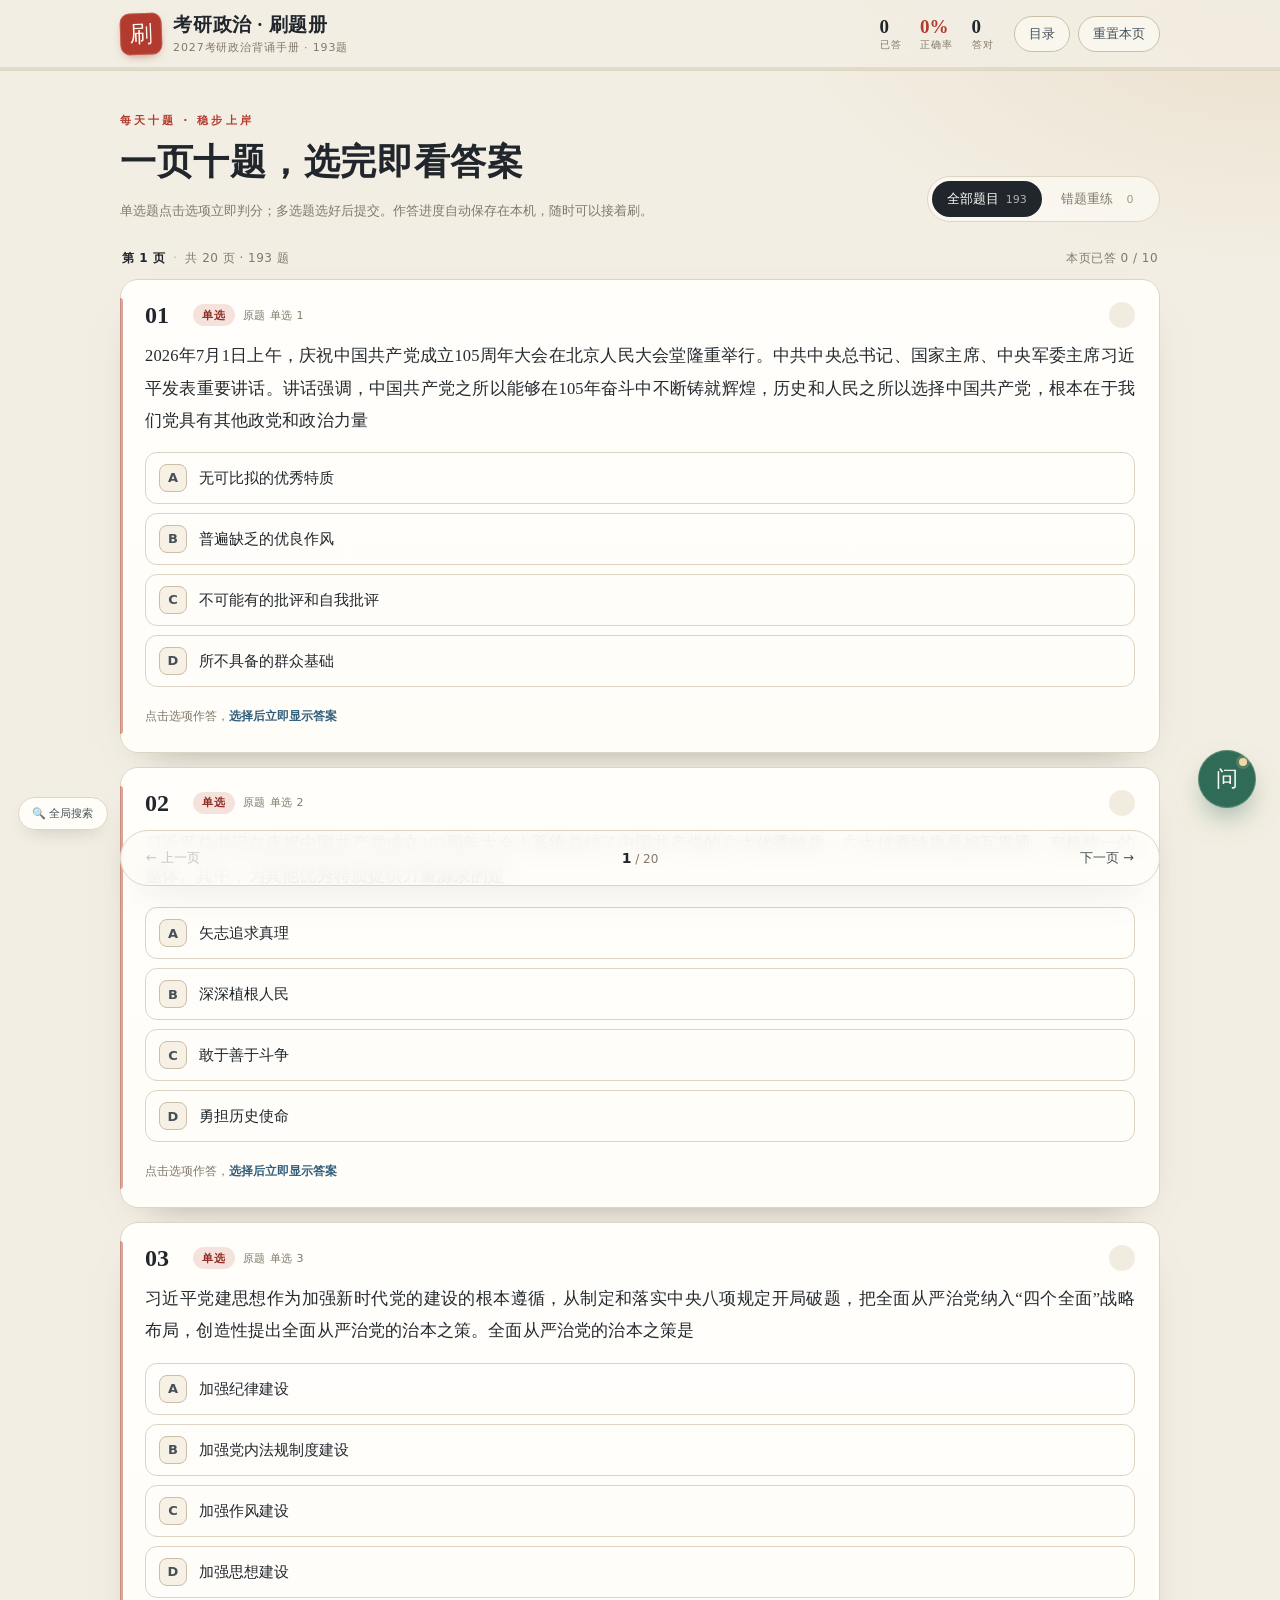
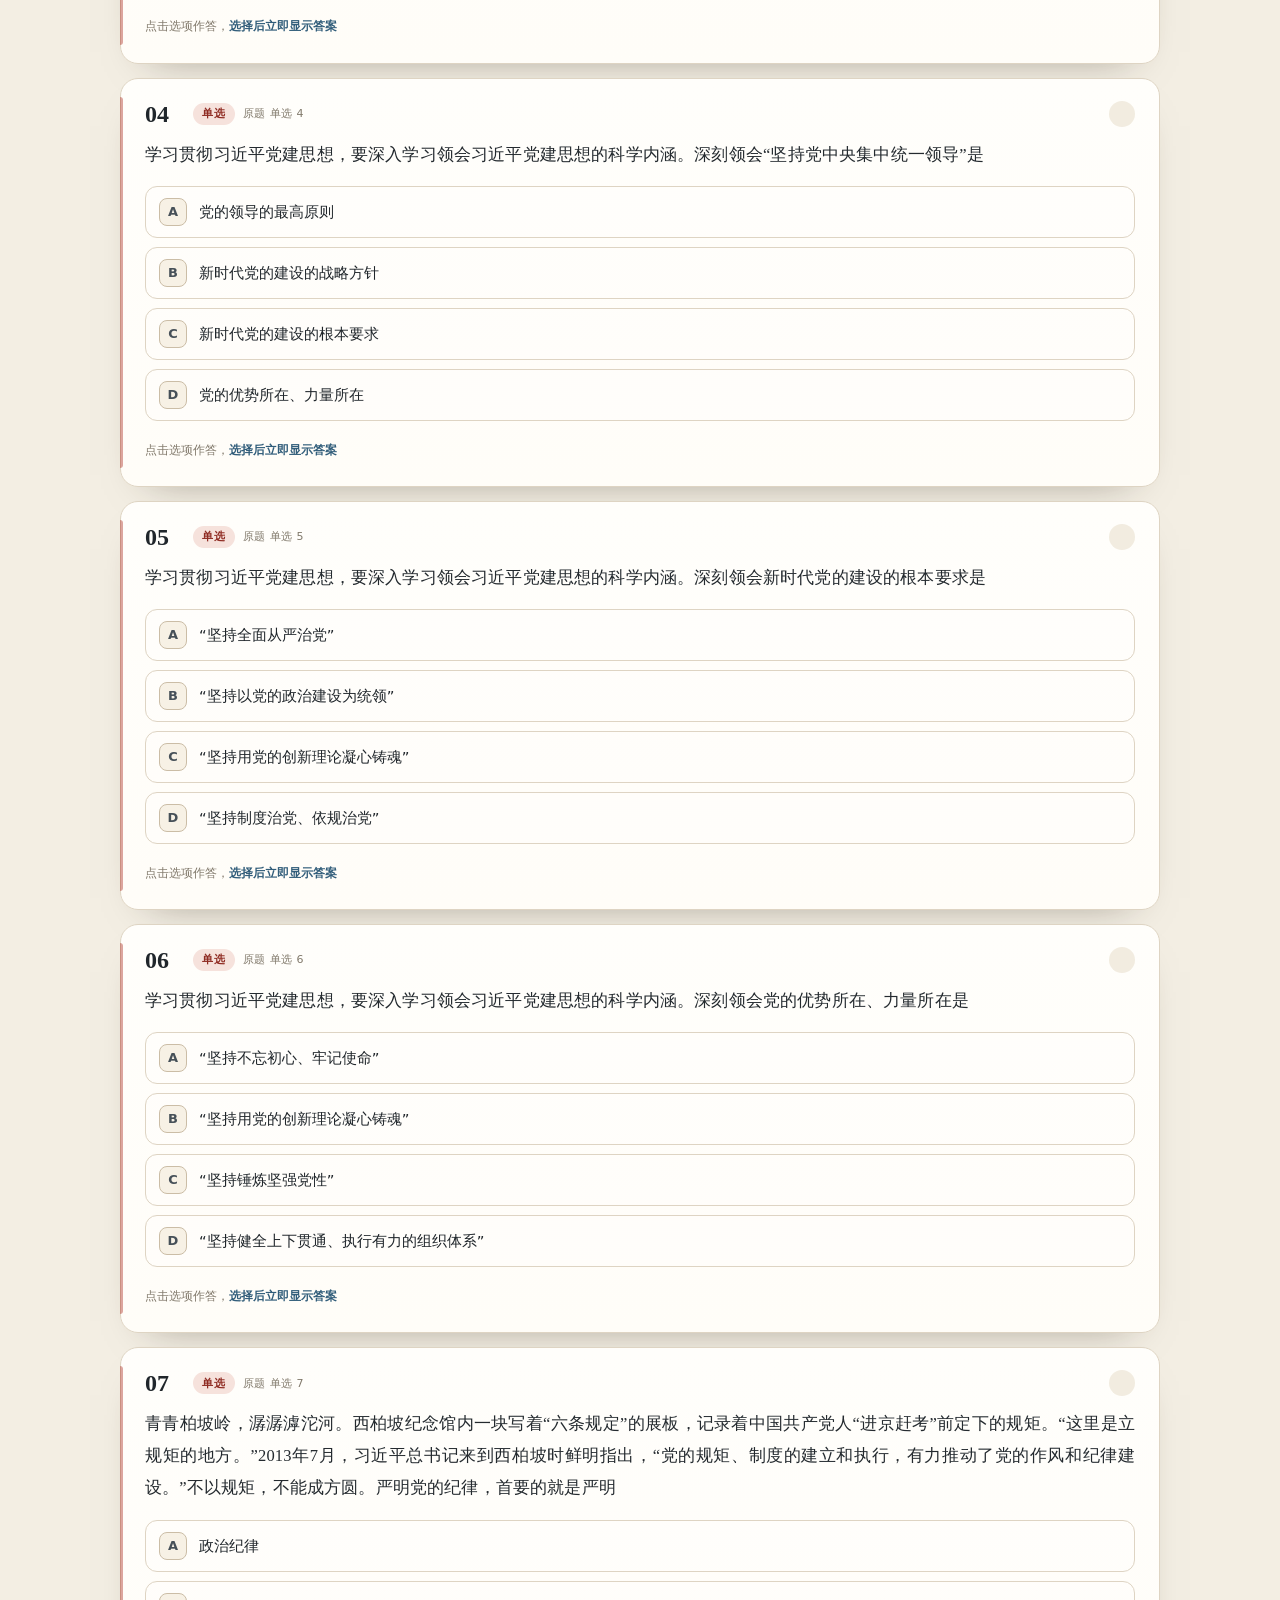
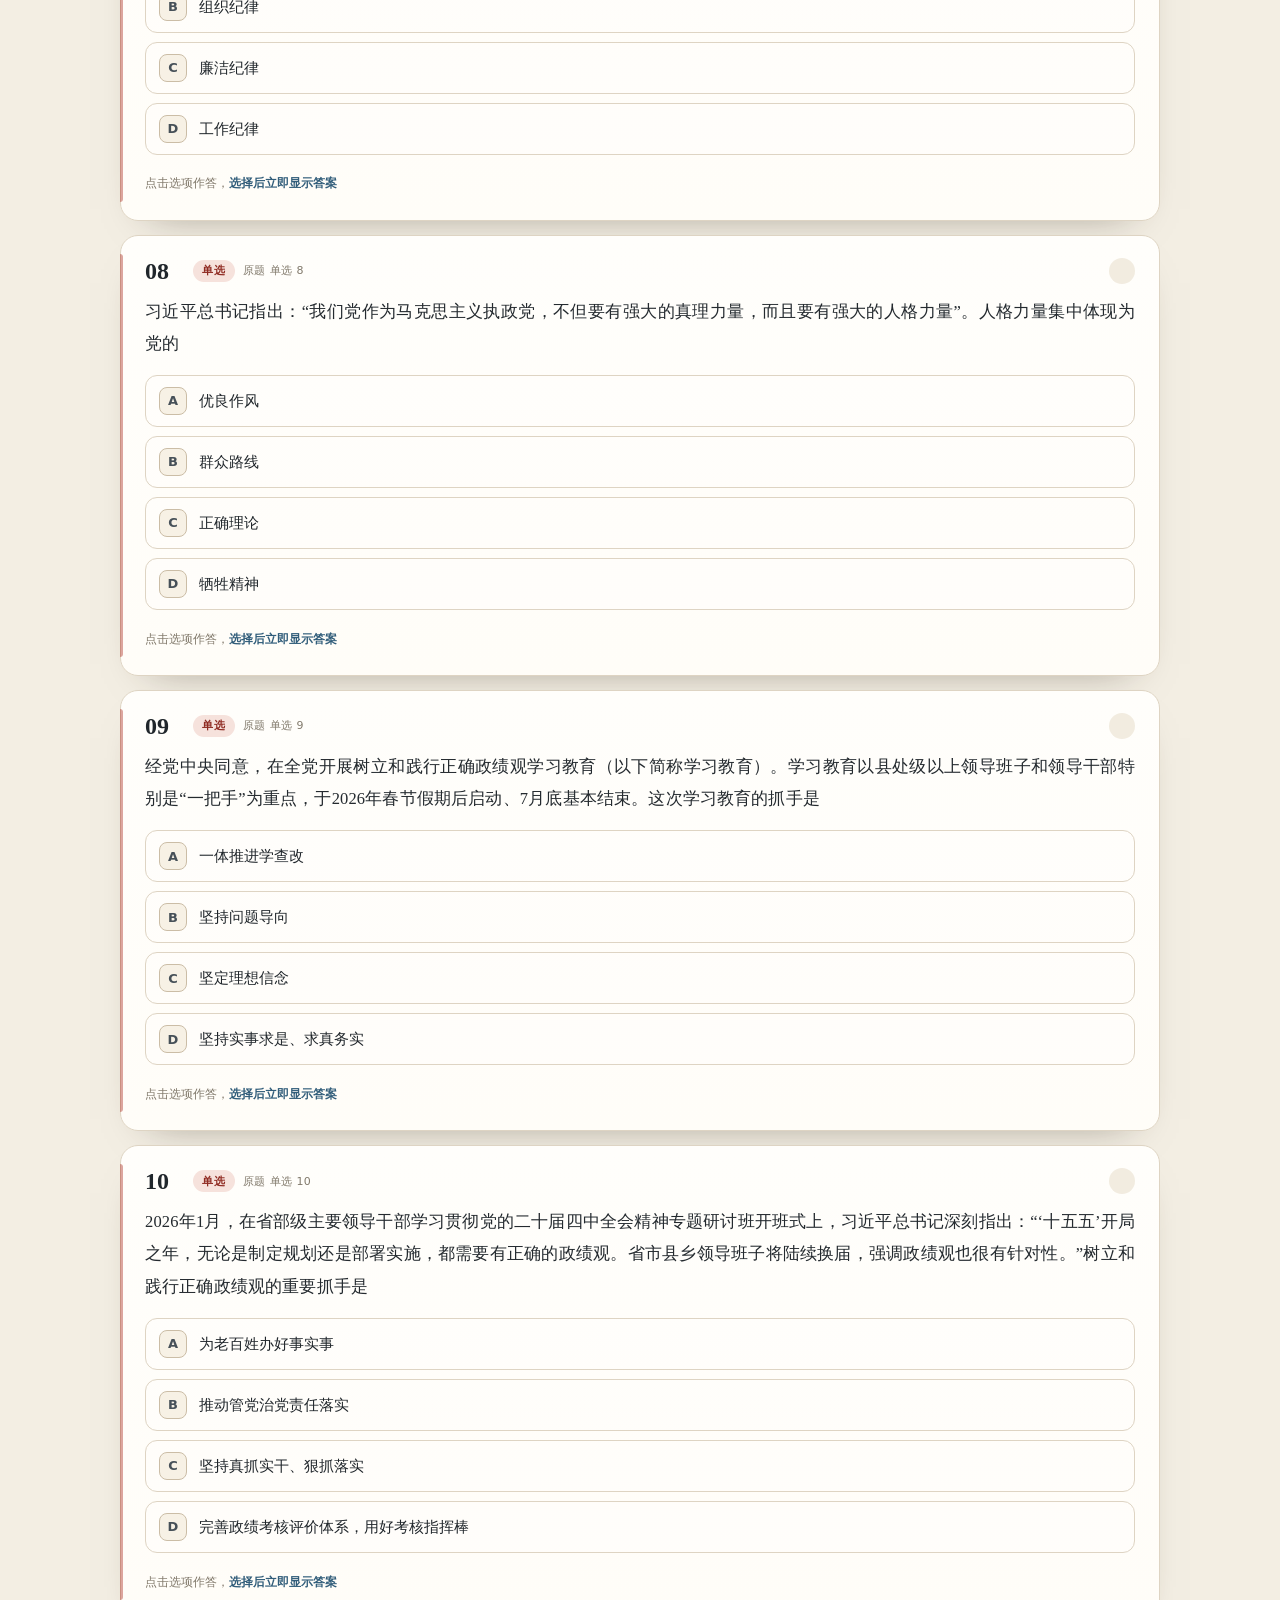
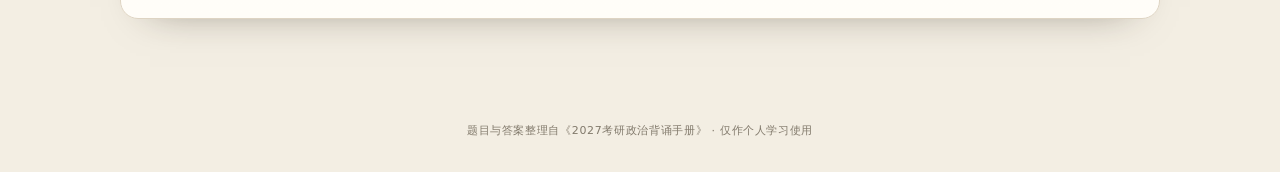
<file: shizheng.html>
<!DOCTYPE html>
<html lang="zh-CN">
<head>
<meta charset="utf-8">
<meta name="viewport" content="width=device-width, initial-scale=1, viewport-fit=cover">
<meta name="color-scheme" content="light">
<title>考研政治 · 刷题册</title>
<link rel="icon" href="data:image/svg+xml,%3Csvg xmlns='http://www.w3.org/2000/svg' viewBox='0 0 64 64'%3E%3Crect width='64' height='64' rx='14' fill='%23b23a2f'/%3E%3Ctext x='32' y='44' font-size='36' text-anchor='middle' fill='%23fff8ed' font-family='serif'%3E刷%3C/text%3E%3C/svg%3E">
<style>
  :root {
    --paper: #f3eee3;
    --paper-deep: #ece4d4;
    --card: #fffdf8;
    --ink: #20262b;
    --ink-soft: #465058;
    --muted: #81796b;
    --line: #ded4c3;
    --line-strong: #cbbda6;
    --accent: #b23a2f;
    --accent-soft: #f6e2dc;
    --accent-deep: #8f2b22;
    --jade: #2f6b56;
    --jade-soft: #e3efe8;
    --blue: #315d7a;
    --blue-soft: #eaf1f6;
    --shadow: 0 18px 40px -30px rgba(46, 37, 23, .55);
    --serif: "Songti SC", "STSong", "Noto Serif CJK SC", "Source Han Serif SC", "SimSun", serif;
    --sans: "PingFang SC", "Microsoft YaHei", "Noto Sans CJK SC", "Hiragino Sans GB", system-ui, sans-serif;
  }

  * { box-sizing: border-box; }

  html { scroll-behavior: smooth; }

  body {
    margin: 0;
    min-height: 100vh;
    color: var(--ink);
    font-family: var(--sans);
    background:
      radial-gradient(1100px 520px at 8% -10%, #fffaf0 0%, rgba(255, 250, 240, 0) 60%),
      radial-gradient(900px 480px at 100% 0%, #eadfcc 0%, rgba(234, 223, 204, 0) 55%),
      var(--paper);
    -webkit-font-smoothing: antialiased;
    text-rendering: optimizeLegibility;
  }

  body::before {
    content: "";
    position: fixed;
    inset: 0;
    pointer-events: none;
    z-index: 0;
    opacity: .45;
    background-image: radial-gradient(rgba(74, 60, 39, .06) .55px, transparent .55px);
    background-size: 4px 4px;
  }

  button { font: inherit; color: inherit; }
  button:focus-visible { outline: 3px solid rgba(49, 93, 122, .45); outline-offset: 2px; }

  .wrap {
    width: min(1040px, calc(100% - 40px));
    margin-inline: auto;
    position: relative;
    z-index: 1;
  }

  /* ---------- top bar ---------- */
  .topbar {
    position: sticky;
    top: 0;
    z-index: 40;
    background: rgba(243, 238, 227, .86);
    backdrop-filter: blur(14px) saturate(1.2);
    -webkit-backdrop-filter: blur(14px) saturate(1.2);
    border-bottom: 1px solid rgba(203, 189, 166, .55);
    transition: box-shadow .25s ease;
  }
  .topbar.scrolled { box-shadow: 0 10px 30px -22px rgba(46, 37, 23, .5); }

  .topbar-inner {
    display: flex;
    align-items: center;
    gap: 20px;
    padding-block: 12px;
  }

  .brand { display: flex; align-items: center; gap: 11px; min-width: 0; }
  .seal {
    width: 42px; height: 42px;
    flex: 0 0 auto;
    display: grid; place-items: center;
    border-radius: 10px;
    background: var(--accent);
    color: #fff8ed;
    font-family: var(--serif);
    font-size: 23px;
    line-height: 1;
    box-shadow: inset 0 0 0 1px rgba(255,255,255,.18), 0 4px 12px -6px rgba(143, 43, 34, .8);
    transform: rotate(-2deg);
    text-decoration: none;
  }
  .brand-text { min-width: 0; }
  .brand-text h1 {
    margin: 0;
    font-family: var(--serif);
    font-size: 19px;
    font-weight: 700;
    letter-spacing: .04em;
    white-space: nowrap;
    overflow: hidden;
    text-overflow: ellipsis;
  }
  .brand-text p {
    margin: 2px 0 0;
    font-size: 11px;
    letter-spacing: .08em;
    color: var(--muted);
    white-space: nowrap;
  }

  .top-stats { display: flex; align-items: center; gap: 18px; margin-left: auto; }
  .stat { display: flex; flex-direction: column; align-items: flex-start; line-height: 1; }
  .stat b { font-family: var(--serif); font-size: 19px; font-weight: 700; font-variant-numeric: tabular-nums; }
  .stat small { margin-top: 4px; font-size: 10px; color: var(--muted); letter-spacing: .12em; }
  .stat .accent { color: var(--accent); }

  .top-actions { display: flex; gap: 8px; }
  .ghost-btn {
    border: 1px solid var(--line-strong);
    background: rgba(255, 253, 248, .56);
    border-radius: 999px;
    padding: 8px 14px;
    font-size: 13px;
    color: var(--ink-soft);
    cursor: pointer;
    transition: background .18s, border-color .18s, color .18s;
  }
  .ghost-btn:hover { background: var(--card); border-color: var(--ink-soft); color: var(--ink); }

  .progress-track { height: 3px; background: rgba(203, 189, 166, .4); overflow: hidden; }
  .progress-fill {
    height: 100%;
    width: 0%;
    background: linear-gradient(90deg, var(--accent), #d06a4e);
    transition: width .35s ease;
  }

  /* ---------- hero ---------- */
  .hero {
    display: flex;
    align-items: flex-end;
    justify-content: space-between;
    gap: 24px;
    padding: 42px 0 22px;
  }
  .eyebrow {
    margin: 0 0 10px;
    font-size: 11px;
    letter-spacing: .28em;
    color: var(--accent);
    font-weight: 700;
  }
  .hero h2 {
    margin: 0;
    font-family: var(--serif);
    font-size: clamp(25px, 3.4vw, 36px);
    letter-spacing: .02em;
    font-weight: 700;
  }
  .hero-sub {
    margin: 12px 0 0;
    max-width: 560px;
    font-size: 13px;
    line-height: 1.8;
    color: var(--muted);
  }

  .mode-tabs {
    display: inline-flex;
    gap: 4px;
    padding: 4px;
    border: 1px solid var(--line);
    border-radius: 999px;
    background: rgba(255, 253, 248, .6);
    flex: 0 0 auto;
  }
  .mode-tab {
    border: 0;
    background: transparent;
    border-radius: 999px;
    padding: 9px 15px;
    font-size: 13px;
    color: var(--muted);
    cursor: pointer;
    white-space: nowrap;
    transition: background .2s, color .2s;
  }
  .mode-tab span {
    display: inline-block;
    min-width: 20px;
    margin-left: 3px;
    font-size: 11px;
    opacity: .75;
    font-variant-numeric: tabular-nums;
  }
  .mode-tab:hover { color: var(--ink); }
  .mode-tab.active { background: var(--ink); color: #fffdf8; }
  .mode-tab.active span { opacity: .65; }

  /* ---------- page meta ---------- */
  .page-meta {
    display: flex;
    align-items: center;
    justify-content: space-between;
    gap: 12px;
    padding: 6px 2px 12px;
    color: var(--muted);
    font-size: 12px;
    letter-spacing: .04em;
  }
  .page-meta strong { color: var(--ink); font-weight: 600; }
  .page-meta .dot { margin: 0 8px; opacity: .5; }

  .retry-note {
    margin: 0 0 14px;
    padding: 10px 14px;
    border: 1px dashed rgba(49, 93, 122, .5);
    border-radius: 12px;
    background: var(--blue-soft);
    color: #2b536d;
    font-size: 12px;
    line-height: 1.7;
  }

  /* ---------- cards ---------- */
  .quiz { display: flex; flex-direction: column; gap: 14px; }

  .q-card {
    position: relative;
    background: linear-gradient(180deg, #fffefb 0%, var(--card) 100%);
    border: 1px solid var(--line);
    border-radius: 18px;
    padding: 22px 24px 20px;
    box-shadow: var(--shadow);
  }
  .quiz.animate .q-card {
    animation: rise .38s cubic-bezier(.2,.7,.3,1) both;
    animation-delay: calc(var(--i, 0) * 28ms);
  }
  .q-card::before {
    content: "";
    position: absolute;
    left: -1px;
    top: 18px;
    bottom: 18px;
    width: 3px;
    border-radius: 0 3px 3px 0;
    background: var(--line-strong);
    opacity: .8;
  }
  .q-card[data-type="multiple"]::before { background: var(--blue); opacity: .55; }
  .q-card[data-type="single"]::before { background: var(--accent); opacity: .45; }
  .q-card.answered-correct::before { background: var(--jade); opacity: .8; }
  .q-card.answered-wrong::before { background: var(--accent); opacity: .9; }

  @keyframes rise {
    from { opacity: 0; transform: translateY(10px); }
    to { opacity: 1; transform: translateY(0); }
  }

  .q-head { display: flex; align-items: center; gap: 10px; margin-bottom: 12px; }
  .q-index {
    font-family: var(--serif);
    font-size: 24px;
    font-weight: 700;
    line-height: 1;
    color: var(--ink);
    font-variant-numeric: tabular-nums;
    min-width: 38px;
  }
  .q-meta { display: flex; align-items: center; gap: 8px; flex-wrap: wrap; }
  .type-badge {
    display: inline-flex;
    align-items: center;
    height: 22px;
    padding: 0 9px;
    border-radius: 999px;
    font-size: 11px;
    font-weight: 700;
    letter-spacing: .08em;
  }
  .q-card[data-type="single"] .type-badge { background: var(--accent-soft); color: var(--accent-deep); }
  .q-card[data-type="multiple"] .type-badge { background: var(--blue-soft); color: var(--blue); }
  .q-source { font-size: 11px; color: var(--muted); letter-spacing: .04em; }

  .q-status {
    margin-left: auto;
    width: 26px; height: 26px;
    border-radius: 50%;
    display: grid; place-items: center;
    font-size: 14px;
    font-weight: 700;
    color: var(--muted);
    background: #f2ece0;
    flex: 0 0 auto;
  }
  .answered-correct .q-status { background: var(--jade-soft); color: var(--jade); }
  .answered-wrong .q-status { background: var(--accent-soft); color: var(--accent); }

  .q-stem {
    font-family: var(--serif);
    font-size: 16.5px;
    line-height: 1.95;
    letter-spacing: .01em;
    color: #242a2f;
    text-align: justify;
    margin: 0 0 15px;
  }

  .options { display: flex; flex-direction: column; gap: 9px; }

  .option {
    display: flex;
    align-items: flex-start;
    gap: 12px;
    width: 100%;
    padding: 11px 13px;
    border: 1px solid var(--line);
    border-radius: 12px;
    background: rgba(255, 254, 251, .75);
    text-align: left;
    font-size: 14.8px;
    line-height: 1.65;
    cursor: pointer;
    transition: border-color .16s ease, background .16s ease, transform .16s ease;
  }
  .option:hover:not(.is-locked) { border-color: var(--line-strong); background: #fffefb; transform: translateY(-1px); }
  .option.is-locked { cursor: default; }

  .letter {
    flex: 0 0 auto;
    width: 28px; height: 28px;
    display: grid; place-items: center;
    border: 1px solid var(--line-strong);
    border-radius: 8px;
    font-size: 13px;
    font-weight: 700;
    color: var(--ink-soft);
    background: #f7f1e5;
    transition: all .16s ease;
  }
  .option .txt { flex: 1; min-width: 0; padding-top: 2px; }
  .option .mark { flex: 0 0 auto; width: 20px; text-align: center; font-weight: 700; font-size: 15px; padding-top: 3px; }

  .option.is-selected { border-color: var(--blue); background: var(--blue-soft); }
  .option.is-selected .letter { border-color: var(--blue); background: var(--blue); color: #fff; }
  .option.is-correct { border-color: rgba(47, 107, 86, .62); background: var(--jade-soft); }
  .option.is-correct .letter { border-color: var(--jade); background: var(--jade); color: #fff; }
  .option.is-correct .mark { color: var(--jade); }
  .option.is-wrong { border-color: rgba(178, 58, 47, .58); background: var(--accent-soft); }
  .option.is-wrong .letter { border-color: var(--accent); background: var(--accent); color: #fff; }
  .option.is-wrong .mark { color: var(--accent); }
  .option.is-missed { border-color: rgba(47, 107, 86, .45); border-style: dashed; background: rgba(227, 239, 232, .45); }
  .option.is-missed .letter { border-color: var(--jade); color: var(--jade); background: transparent; }
  .option.is-missed .mark { color: var(--jade); font-size: 11px; letter-spacing: .02em; }

  .q-foot {
    display: flex;
    align-items: center;
    justify-content: space-between;
    gap: 12px;
    margin-top: 13px;
    min-height: 32px;
  }
  .hint { font-size: 11.5px; color: var(--muted); line-height: 1.6; }
  .hint b { color: var(--blue); font-weight: 600; }

  .submit-btn {
    border: 0;
    border-radius: 999px;
    padding: 8px 17px;
    background: var(--ink);
    color: #fffdf8;
    font-size: 12.5px;
    font-weight: 600;
    cursor: pointer;
    transition: opacity .18s, transform .18s, background .18s;
    flex: 0 0 auto;
  }
  .submit-btn:hover:not(:disabled) { transform: translateY(-1px); background: #11171b; }
  .submit-btn:disabled { opacity: .34; cursor: not-allowed; }

  .answer-strip {
    display: flex;
    align-items: center;
    justify-content: space-between;
    gap: 12px;
    flex-wrap: wrap;
    margin-top: 14px;
    padding: 10px 13px;
    border-radius: 10px;
    font-size: 12.5px;
    line-height: 1.55;
    animation: reveal .22s ease both;
  }
  @keyframes reveal { from { opacity: 0; transform: translateY(-3px); } to { opacity: 1; transform: none; } }
  .answer-strip.ok { background: var(--jade-soft); color: #275746; border: 1px solid rgba(47, 107, 86, .18); }
  .answer-strip.bad { background: var(--accent-soft); color: #7e2a21; border: 1px solid rgba(178, 58, 47, .18); }
  .verdict { font-weight: 700; display: inline-flex; align-items: center; gap: 6px; }
  .answer-key { color: var(--ink-soft); }
  .answer-key b { color: inherit; letter-spacing: .18em; font-size: 13.5px; margin-left: 4px; }
  .your-pick { color: var(--muted); font-size: 11.5px; }

  /* ---------- empty ---------- */
  .empty {
    background: var(--card);
    border: 1px dashed var(--line-strong);
    border-radius: 18px;
    padding: 60px 24px;
    text-align: center;
    color: var(--muted);
  }
  .empty .big { font-family: var(--serif); font-size: 22px; color: var(--ink); margin-bottom: 8px; }
  .empty p { margin: 0; font-size: 13px; line-height: 1.8; }

  /* ---------- pager ---------- */
  .pager {
    position: sticky;
    bottom: max(14px, env(safe-area-inset-bottom));
    z-index: 30;
    display: flex;
    align-items: center;
    justify-content: space-between;
    gap: 12px;
    margin: 22px 0 8px;
    padding: 8px;
    background: rgba(255, 253, 248, .86);
    border: 1px solid var(--line);
    border-radius: 999px;
    box-shadow: 0 18px 40px -26px rgba(46, 37, 23, .65);
    backdrop-filter: blur(12px);
    -webkit-backdrop-filter: blur(12px);
  }
  .pager button {
    border: 1px solid transparent;
    background: transparent;
    border-radius: 999px;
    padding: 9px 16px;
    font-size: 13px;
    color: var(--ink-soft);
    cursor: pointer;
    transition: background .18s, color .18s, opacity .18s;
    white-space: nowrap;
  }
  .pager button:hover:not(:disabled) { background: #f0e9dc; color: var(--ink); }
  .pager button:disabled { opacity: .3; cursor: not-allowed; }
  .pager-center { display: flex; flex-direction: column; align-items: center; gap: 3px; min-width: 90px; }
  #pager-label { font-size: 12px; color: var(--muted); font-variant-numeric: tabular-nums; }
  #pager-label b { color: var(--ink); font-size: 14px; }

  footer {
    padding: 18px 0 34px;
    text-align: center;
    color: var(--muted);
    font-size: 11px;
    letter-spacing: .06em;
    position: relative;
    z-index: 1;
  }

  /* ---------- dialogs ---------- */
  dialog {
    width: min(560px, calc(100vw - 32px));
    max-height: calc(100dvh - 24px);
    overflow: auto;
    border: 1px solid var(--line);
    border-radius: 20px;
    padding: 0;
    background: var(--card);
    color: var(--ink);
    box-shadow: 0 40px 80px -40px rgba(32, 38, 43, .55);
  }
  dialog::backdrop {
    background: rgba(32, 38, 43, .34);
    backdrop-filter: blur(4px);
    -webkit-backdrop-filter: blur(4px);
  }
  .sheet-head {
    display: flex;
    align-items: center;
    justify-content: space-between;
    gap: 16px;
    padding: 20px 22px 4px;
  }
  .sheet-head h3 { margin: 0; font-family: var(--serif); font-size: 20px; letter-spacing: .04em; }
  .sheet-sub { margin: 4px 22px 16px; font-size: 12px; color: var(--muted); line-height: 1.7; }
  .icon-btn {
    width: 32px; height: 32px;
    border: 1px solid var(--line);
    border-radius: 50%;
    background: transparent;
    color: var(--muted);
    font-size: 18px;
    line-height: 1;
    cursor: pointer;
  }
  .icon-btn:hover { background: #f4eee4; color: var(--ink); }

  .page-grid {
    display: grid;
    grid-template-columns: repeat(5, 1fr);
    gap: 8px;
    padding: 0 22px 22px;
  }
  .page-btn {
    display: flex;
    flex-direction: column;
    align-items: center;
    gap: 3px;
    padding: 10px 4px 8px;
    border: 1px solid var(--line);
    border-radius: 12px;
    background: #fffefb;
    cursor: pointer;
    transition: border-color .16s, background .16s, transform .16s;
  }
  .page-btn:hover { border-color: var(--ink-soft); transform: translateY(-1px); }
  .page-btn .pnum { font-family: var(--serif); font-size: 17px; font-weight: 700; font-variant-numeric: tabular-nums; }
  .page-btn .pstat { font-size: 9.5px; color: var(--muted); letter-spacing: .02em; }
  .page-btn.current { border-color: var(--ink); background: var(--ink); color: #fffdf8; }
  .page-btn.current .pstat { color: rgba(255,253,248,.66); }
  .page-btn.done:not(.current) { background: var(--jade-soft); border-color: rgba(47, 107, 86, .35); }
  .page-btn.has-wrong:not(.current) { background: #fbf0ec; border-color: rgba(178, 58, 47, .28); }

  .sheet-foot {
    display: flex;
    align-items: center;
    justify-content: space-between;
    gap: 12px;
    padding: 12px 22px 18px;
    border-top: 1px solid rgba(222, 212, 195, .7);
  }
  .sheet-foot span { font-size: 11px; color: var(--muted); }
  .link-danger {
    border: 0;
    background: transparent;
    padding: 6px 2px;
    font-size: 12px;
    color: var(--accent);
    cursor: pointer;
    text-decoration: underline;
    text-underline-offset: 3px;
  }
  .link-danger:hover { color: var(--accent-deep); }

  .confirm-body { padding: 8px 22px 22px; }
  .confirm-body p { margin: 0 0 16px; font-size: 13px; line-height: 1.8; color: var(--ink-soft); }
  .confirm-actions { display: flex; justify-content: flex-end; gap: 8px; }
  .btn-danger {
    border: 0;
    border-radius: 999px;
    padding: 9px 18px;
    background: var(--accent);
    color: #fff8f3;
    font-size: 13px;
    cursor: pointer;
  }
  .btn-cancel {
    border: 1px solid var(--line-strong);
    border-radius: 999px;
    padding: 9px 18px;
    background: transparent;
    color: var(--ink-soft);
    font-size: 13px;
    cursor: pointer;
  }

  /* ---------- toast ---------- */
  .toast {
    position: fixed;
    left: 50%;
    bottom: 96px;
    z-index: 80;
    transform: translate(-50%, 10px);
    max-width: calc(100vw - 40px);
    padding: 10px 16px;
    border-radius: 999px;
    background: rgba(32, 38, 43, .94);
    color: #fffdf8;
    font-size: 12.5px;
    line-height: 1.5;
    text-align: center;
    opacity: 0;
    pointer-events: none;
    transition: opacity .22s ease, transform .22s ease;
    box-shadow: 0 16px 30px -18px rgba(0,0,0,.6);
  }
  .toast.show { opacity: 1; transform: translate(-50%, 0); }
  .toast.ok { background: rgba(47, 107, 86, .96); }
  .toast.bad { background: rgba(143, 43, 34, .96); }

  @media (max-width: 760px) {
    .wrap { width: min(100% - 24px, 1040px); }
    .topbar-inner { gap: 10px; padding-block: 9px; }
    .seal { width: 36px; height: 36px; font-size: 20px; }
    .brand-text h1 { font-size: 16px; }
    .brand-text p { display: none; }
    .top-stats { gap: 12px; }
    .stat b { font-size: 16px; }
    .stat small { font-size: 9px; }
    .top-actions .ghost-btn { padding: 7px 10px; font-size: 12px; }
    .top-actions .ghost-btn#btn-reset { display: none; }
    .hero { flex-direction: column; align-items: stretch; gap: 16px; padding: 28px 0 16px; }
    .hero h2 { font-size: 24px; }
    .hero-sub { font-size: 12px; margin-top: 8px; }
    .mode-tabs { align-self: flex-start; }
    .page-meta { font-size: 11px; }
    .q-card { padding: 17px 15px 15px; border-radius: 15px; }
    .q-index { font-size: 21px; min-width: 32px; }
    .q-stem { font-size: 15.5px; line-height: 1.88; }
    .option { padding: 10px 11px; gap: 9px; font-size: 14px; }
    .letter { width: 26px; height: 26px; font-size: 12px; }
    .q-foot { align-items: flex-end; }
    .hint { max-width: 60%; }
    .pager { bottom: max(8px, env(safe-area-inset-bottom)); padding: 6px; }
    .pager button { padding: 8px 12px; font-size: 12px; }
    .page-grid { grid-template-columns: repeat(4, 1fr); padding-inline: 16px; }
  }

  @media (max-width: 520px) {
    .top-stats .stat:nth-child(3) { display: none; }
    .top-stats { gap: 10px; }
    .brand-text h1 { font-size: 15px; }
    .hero h2 { font-size: 22px; }
  }

  @media (prefers-reduced-motion: reduce) {
    html { scroll-behavior: auto; }
    *, *::before, *::after { animation-duration: .001ms !important; animation-delay: 0ms !important; transition-duration: .001ms !important; }
  }
</style>
<link rel="stylesheet" href="chat-widget.css">
</head>
<body>

<header class="topbar" id="topbar">
  <div class="wrap topbar-inner">
    <div class="brand">
      <a class="seal" href="index.html" aria-label="返回选择" title="返回选择">刷</a>
      <div class="brand-text">
        <h1>考研政治 · 刷题册</h1>
        <p>2027考研政治背诵手册 · 193题</p>
      </div>
    </div>
    <div class="top-stats" aria-label="练习统计">
      <div class="stat"><b id="stat-answered">0</b><small>已答</small></div>
      <div class="stat"><b id="stat-accuracy" class="accent">0%</b><small>正确率</small></div>
      <div class="stat"><b id="stat-correct">0</b><small>答对</small></div>
    </div>
    <div class="top-actions">
      <button class="ghost-btn" id="btn-directory" type="button">目录</button>
      <button class="ghost-btn" id="btn-reset" type="button">重置本页</button>
    </div>
  </div>
  <div class="progress-track" aria-hidden="true"><div class="progress-fill" id="progress-fill"></div></div>
</header>

<main class="wrap">
  <section class="hero">
    <div>
      <p class="eyebrow">每天十题 · 稳步上岸</p>
      <h2>一页十题，选完即看答案</h2>
      <p class="hero-sub">单选题点击选项立即判分；多选题选好后提交。作答进度自动保存在本机，随时可以接着刷。</p>
    </div>
    <div class="mode-tabs" role="tablist" aria-label="练习模式">
      <button class="mode-tab active" data-mode="all" role="tab" aria-selected="true" type="button">全部题目 <span id="tab-all-count">193</span></button>
      <button class="mode-tab" data-mode="wrong" role="tab" aria-selected="false" type="button">错题重练 <span id="tab-wrong-count">0</span></button>
    </div>
  </section>

  <div class="page-meta">
    <div><strong id="page-title">第 1 页</strong><span class="dot">·</span><span id="page-sub">10 题</span></div>
    <div id="page-progress">本页已答 0 / 10</div>
  </div>

  <div id="retry-note" class="retry-note" hidden>
    错题重练：之前的答案已隐藏，重新选择后才会显示答案。答对后退出重练即可移出错题本。
  </div>

  <section id="quiz" class="quiz"></section>

  <section id="empty" class="empty" hidden>
    <div class="big">错题本还是空的</div>
    <p>先去「全部题目」做几题，答错的题会自动收进这里。<br>错题重练会从本轮错题开始，答对后退出再进即可移除。</p>
  </section>

  <nav class="pager" id="pager" aria-label="翻页">
    <button id="prev" type="button">← 上一页</button>
    <div class="pager-center"><span id="pager-label"><b>1</b> / 20</span></div>
    <button id="next" type="button">下一页 →</button>
  </nav>
</main>

<footer>题目与答案整理自《2027考研政治背诵手册》 · 仅作个人学习使用</footer>

<dialog id="directory-dialog">
  <div class="sheet-head">
    <h3>选择页面</h3>
    <button class="icon-btn" type="button" data-close="directory-dialog" aria-label="关闭">×</button>
  </div>
  <p class="sheet-sub">每页 10 题，点击页码跳转。绿色为已全部作答，红色表示本页有错题。</p>
  <div class="page-grid" id="page-grid"></div>
  <div class="sheet-foot">
    <span>作答进度自动保存在本机</span>
    <button class="link-danger" id="btn-reset-alt" type="button">重置本页</button>
  </div>
</dialog>

<dialog id="reset-dialog">
  <div class="sheet-head">
    <h3 id="reset-title">重置本页？</h3>
    <button class="icon-btn" type="button" data-close="reset-dialog" aria-label="关闭">×</button>
  </div>
  <div class="confirm-body">
    <p id="reset-desc">只会清空当前页的作答记录，不影响其他页。此操作不可撤销。</p>
    <div class="confirm-actions">
      <button class="btn-cancel" type="button" data-close="reset-dialog">取消</button>
      <button class="btn-danger" id="confirm-reset" type="button">重置本页</button>
    </div>
  </div>
</dialog>

<div id="toast" class="toast" role="status" aria-live="polite"></div>

<script src="chat-widget.js"></script>
<script>
const QUESTIONS = [{"id":"s1","type":"single","num":1,"stem":"2026年7月1日上午，庆祝中国共产党成立105周年大会在北京人民大会堂隆重举行。中共中央总书记、国家主席、中央军委主席习近平发表重要讲话。讲话强调，中国共产党之所以能够在105年奋斗中不断铸就辉煌，历史和人民之所以选择中国共产党，根本在于我们党具有其他政党和政治力量","options":{"A":"无可比拟的优秀特质","B":"普遍缺乏的优良作风","C":"不可能有的批评和自我批评","D":"所不具备的群众基础"},"answer":"A"},{"id":"s2","type":"single","num":2,"stem":"习近平总书记在庆祝中国共产党成立105周年大会上系统总结了中国共产党的六大优秀特质。六大优秀特质是相互贯通、有机统一的整体。其中，为其他优秀特质提供力量源泉的是","options":{"A":"矢志追求真理","B":"深深植根人民","C":"敢于善于斗争","D":"勇担历史使命"},"answer":"B"},{"id":"s3","type":"single","num":3,"stem":"习近平党建思想作为加强新时代党的建设的根本遵循，从制定和落实中央八项规定开局破题，把全面从严治党纳入“四个全面”战略布局，创造性提出全面从严治党的治本之策。全面从严治党的治本之策是","options":{"A":"加强纪律建设","B":"加强党内法规制度建设","C":"加强作风建设","D":"加强思想建设"},"answer":"A"},{"id":"s4","type":"single","num":4,"stem":"学习贯彻习近平党建思想，要深入学习领会习近平党建思想的科学内涵。深刻领会“坚持党中央集中统一领导”是","options":{"A":"党的领导的最高原则","B":"新时代党的建设的战略方针","C":"新时代党的建设的根本要求","D":"党的优势所在、力量所在"},"answer":"A"},{"id":"s5","type":"single","num":5,"stem":"学习贯彻习近平党建思想，要深入学习领会习近平党建思想的科学内涵。深刻领会新时代党的建设的根本要求是","options":{"A":"“坚持全面从严治党”","B":"“坚持以党的政治建设为统领”","C":"“坚持用党的创新理论凝心铸魂”","D":"“坚持制度治党、依规治党”"},"answer":"B"},{"id":"s6","type":"single","num":6,"stem":"学习贯彻习近平党建思想，要深入学习领会习近平党建思想的科学内涵。深刻领会党的优势所在、力量所在是","options":{"A":"“坚持不忘初心、牢记使命”","B":"“坚持用党的创新理论凝心铸魂”","C":"“坚持锤炼坚强党性”","D":"“坚持健全上下贯通、执行有力的组织体系”"},"answer":"D"},{"id":"s7","type":"single","num":7,"stem":"青青柏坡岭，潺潺滹沱河。西柏坡纪念馆内一块写着“六条规定”的展板，记录着中国共产党人“进京赶考”前定下的规矩。“这里是立规矩的地方。”2013年7月，习近平总书记来到西柏坡时鲜明指出，“党的规矩、制度的建立和执行，有力推动了党的作风和纪律建设。”不以规矩，不能成方圆。严明党的纪律，首要的就是严明","options":{"A":"政治纪律","B":"组织纪律","C":"廉洁纪律","D":"工作纪律"},"answer":"A"},{"id":"s8","type":"single","num":8,"stem":"习近平总书记指出：“我们党作为马克思主义执政党，不但要有强大的真理力量，而且要有强大的人格力量”。人格力量集中体现为党的","options":{"A":"优良作风","B":"群众路线","C":"正确理论","D":"牺牲精神"},"answer":"A"},{"id":"s9","type":"single","num":9,"stem":"经党中央同意，在全党开展树立和践行正确政绩观学习教育（以下简称学习教育）。学习教育以县处级以上领导班子和领导干部特别是“一把手”为重点，于2026年春节假期后启动、7月底基本结束。这次学习教育的抓手是","options":{"A":"一体推进学查改","B":"坚持问题导向","C":"坚定理想信念","D":"坚持实事求是、求真务实"},"answer":"A"},{"id":"s10","type":"single","num":10,"stem":"2026年1月，在省部级主要领导干部学习贯彻党的二十届四中全会精神专题研讨班开班式上，习近平总书记深刻指出：“‘十五五’开局之年，无论是制定规划还是部署实施，都需要有正确的政绩观。省市县乡领导班子将陆续换届，强调政绩观也很有针对性。”树立和践行正确政绩观的重要抓手是","options":{"A":"为老百姓办好事实事","B":"推动管党治党责任落实","C":"坚持真抓实干、狠抓落实","D":"完善政绩考核评价体系，用好考核指挥棒"},"answer":"D"},{"id":"s11","type":"single","num":11,"stem":"2026年3月12日，第十四届全国人民代表大会第四次会议批准了《中华人民共和国国民经济和社会发展第十五个五年规划纲要》（简称“十五五”规划）。“十五五”规划编制最鲜明的特点是","options":{"A":"坚持问题导向","B":"坚持从实际出发","C":"把加强顶层设计和坚持问计于民统一起来","D":"坚持党的领导、人民当家作主和依法治国实现有机统一"},"answer":"C"},{"id":"s12","type":"single","num":12,"stem":"锚定发展目标，“十五五”规划提出了“五个以”“两个推动”“一个确保”的要求，其中，作为主题的是","options":{"A":"经济建设","B":"推动高质量发展","C":"改革创新","D":"满足人民日益增长的美好生活需要"},"answer":"B"},{"id":"s13","type":"single","num":13,"stem":"“十五五”规划指出，“十五五”时期经济社会发展必须遵循“六个坚持”的原则，其中，作为首要原则的是","options":{"A":"坚持人民至上","B":"坚持高质量发展","C":"坚持全面深化改革","D":"坚持党的全面领导"},"answer":"D"},{"id":"s14","type":"single","num":14,"stem":"2026年3月12日，第十四届全国人民代表大会第四次会议通过了民族团结进步促进法。民族团结进步促进法体系完整、内容全面、内涵丰富，体现了鲜明的价值导向、突出的时代特征、深刻的制度逻辑。该法始终作为首要考量的是","options":{"A":"促进各民族交往交流交融","B":"推动各民族共同繁荣","C":"全面揭示中华民族形成发展的历史脉络","D":"有利于强化中华民族的共同性、增强中华民族共同体意识"},"answer":"D"},{"id":"s15","type":"single","num":15,"stem":"民族团结进步促进法体系完整、内容全面、内涵丰富，体现了鲜明的价值导向、突出的时代特征、深刻的制度逻辑。该法贯穿全篇的主线要求是","options":{"A":"铸牢中华民族共同体意识","B":"落实增进共同性、尊重和包容差异性","C":"完善各族群众共居共学、共建共享、共事共乐的社会条件","D":"构筑共有精神家园"},"answer":"A"},{"id":"s16","type":"single","num":16,"stem":"2026年1月20日，习近平在省部级主要领导干部学习贯彻党的二十届四中全会精神专题研讨班上发表讲话，强调扎扎实实建设现代化产业体系，指出现代化产业体系的骨干是","options":{"A":"新质生产力","B":"现代化基础设施","C":"先进制造业","D":"战略性新兴产业"},"answer":"C"},{"id":"s17","type":"single","num":17,"stem":"在习近平法治思想正式提出五周年之际，中央宣传部、中央全面依法治国委员会办公室对2021年出版的《习近平法治思想学习纲要》进行修订，组织编写《习近平法治思想学习纲要（2025年版）》，将“第五个坚持”即“坚持在法治轨道上推进国家治理体系和治理能力现代化”，发展为“坚持在法治轨道上全面建设社会主义现代化国家”，这是习近平法治思想的重大丰富发展。“坚持在法治轨道上全面建设社会主义现代化国家”，这是全面依法治国的","options":{"A":"时代使命","B":"根本保证","C":"关键所在","D":"工作布局"},"answer":"A"},{"id":"s18","type":"single","num":18,"stem":"《习近平法治思想学习纲要（2025年版）》将“坚持依法治国和依规治党有机统一”作为习近平法治思想的第十二个坚持，进一步丰富了习近平法治思想的科学内涵。“坚持依法治国和依规治党有机统一”的根本政治前提是","options":{"A":"“党的领导和社会主义法治是一致的”","B":"“既依据宪法法律治国理政，又依据党内法规管党治党、从严治党”","C":"“发挥依法治国和依规治党的互补性作用”","D":"“坚持依法治国与制度治党、依规治党统筹推进、一体建设”"},"answer":"A"},{"id":"s19","type":"single","num":19,"stem":"习近平法治思想内涵丰富、论述深刻、逻辑严密、系统完备，就其主要方面来讲，集中体现为“十二个坚持”。这“十二个坚持”，深刻回答了全面依法治国的一系列重大问题。其中，全面依法治国的首要任务是","options":{"A":"坚持以人民为中心","B":"坚持依宪治国、依宪执政","C":"坚持党对全面依法治国的领导","D":"坚持中国特色社会主义法治道路"},"answer":"B"},{"id":"s20","type":"single","num":20,"stem":"习近平法治思想内涵丰富、论述深刻、逻辑严密、系统完备，就其主要方面来讲，集中体现为“十二个坚持”。这“十二个坚持”，深刻回答了全面依法治国的一系列重大问题。其中，全面依法治国的基础性保障是","options":{"A":"坚持依法治国和依规治党有机统一","B":"坚持统筹推进国内法治和涉外法治","C":"坚持建设德才兼备的高素质法治工作队伍","D":"坚持抓住领导干部这个“关键少数”"},"answer":"C"},{"id":"s21","type":"single","num":21,"stem":"习近平法治思想内涵丰富、论述深刻、逻辑严密、系统完备，就其主要方面来讲，集中体现为“十二个坚持”。这“十二个坚持”，深刻回答了全面依法治国的一系列重大问题。其中，全面依法治国的重要环节是","options":{"A":"坚持建设中国特色社会主义法治体系","B":"坚持依法治国、依法执政、依法行政共同推进","C":"坚持法治国家、法治政府、法治社会一体建设","D":"坚持全面推进科学立法、严格执法、公正司法、全民守法"},"answer":"D"},{"id":"s22","type":"single","num":22,"stem":"2026年7月27日，《中央宣传部、司法部关于开展法治宣传教育的第九个五年规划（2026—2030年）》公开发布。法治宣传教育是全面依法治国的长期基础性工作。法治宣传教育的首要任务是","options":{"A":"推动习近平法治思想深入人心","B":"贯彻实施法治宣传教育法","C":"繁荣发展社会主义法治文化","D":"健全法治宣传教育工作体系"},"answer":"A"},{"id":"s23","type":"single","num":23,"stem":"《中共中央办公厅国务院办公厅关于做好第二轮土地承包到期后再延长30年试点工作的意见》2026年3月18日公开发布。意见对第二轮土地承包到期后再延长30年试点工作作了具体部署安排。以家庭承包经营为基础、统分结合的双层经营体制，是我国农村基本经营制度，是党的农村政策的基石。维护农民土地承包经营权的关键是","options":{"A":"坚持集体所有制不动摇","B":"坚持农民主体地位","C":"坚持承包地所有权、承包权、经营权“三权分置”","D":"现有农村土地承包关系保持稳定并长久不变"},"answer":"D"},{"id":"s24","type":"single","num":24,"stem":"我国农村改革的主线是","options":{"A":"处理好农民和土地的关系","B":"处理好所有权、承包权、经营权的关系","C":"处理好“大稳定”和“小调整”的关系","D":"处理好农民家庭与集体的关系"},"answer":"A"},{"id":"s25","type":"single","num":25,"stem":"2026年3月23日，中共中央总书记、国家主席、中央军委主席习近平在河北雄安新区考察，并主持召开深入推进雄安新区高质量建设和发展座谈会。习近平强调，雄安新区的首要功能定位是","options":{"A":"北京非首都功能疏解集中承载地","B":"全面深化改革开放试验区","C":"中国特色社会主义先行示范区","D":"国家重大战略服务保障区"},"answer":"A"},{"id":"s26","type":"single","num":26,"stem":"2026年3月23日，中共中央总书记、国家主席、中央军委主席习近平在河北雄安新区考察，并主持召开深入推进雄安新区高质量建设和发展座谈会。习近平强调，激发雄安新区活力的重点是","options":{"A":"开拓思路","B":"改革创新","C":"要素资源合理集聚","D":"保持战略定力和历史耐心"},"answer":"C"},{"id":"s27","type":"single","num":27,"stem":"不靠江、不临海、不沿边，义乌这座“建在市场上的城市”，有129万多户经营主体“买卖全球”，销售210多万种商品，联通230多个国家和地区。习近平同志在浙江工作期间，多次到义乌调研，总结推广“义乌发展经验”，并精辟指出义乌的发展是“莫名其妙”的发展、“无中生有”的发展、“点石成金”的发展。义乌发展“莫名其妙、无中生有、点石成金”的根本原因是","options":{"A":"尊重群众首创精神","B":"尊重市场经济规律","C":"发挥有为政府作用","D":"坚持改革创新实干"},"answer":"A"},{"id":"s28","type":"single","num":28,"stem":"2026年7月8日，习近平总书记出席国家科学技术奖励大会、中国科学院第二十二次院士大会和中国工程院第十八次院士大会、中国科学技术协会第十一次全国代表大会，为国家最高科学技术奖获得者等颁奖并发表重要讲话。习近平强调，以高水平科技自立自强引领发展新质生产力的关键是","options":{"A":"推动科技创新和产业创新深度融合","B":"大力培养优秀青年科技人才","C":"提高科技创新投入效能","D":"用好科技评价指挥棒"},"answer":"A"},{"id":"s29","type":"single","num":29,"stem":"科技创新涉及领域、主体、要素多，是一个庞大的系统。要在激烈国际竞争中赢得战略主动，一个极为重要的方面就是增强科技创新体系化攻关能力，提升国家创新体系整体效能。习近平总书记为此提出明确要求，指出在科技创新联动上，重点要","options":{"A":"完善国家重大科技创新任务部署和组织实施机制","B":"优化国家战略科技力量功能定位和布局","C":"加强对各层级科技工作的统筹指导","D":"以要素资源合理集聚激发创新活力"},"answer":"C"},{"id":"s30","type":"single","num":30,"stem":"2026年7月24日，中共中央、国务院《关于加强新时代社会工作的意见》（以下简称《意见》）公开发布。《意见》指出，社会工作是党和国家工作的重要组成部分，事关党长期执政和国家长治久安，事关社会和谐稳定和人民幸福安康。加强新时代社会工作，要突出抓好","options":{"A":"凝聚服务群众工作","B":"党建引领基层治理和基层政权建设","C":"行业协会商会换届规范和负责人管理","D":"新经济组织、新社会组织、新就业群体党的建设"},"answer":"D"},{"id":"s31","type":"single","num":31,"stem":"生态安全是总体国家安全观的重要组成部分，关乎民族永续生存、经济社会可持续发展及全球生态稳定。在维护国家生态安全中，居于首要地位的是","options":{"A":"自然保护地","B":"碳达峰碳中和","C":"生物多样性保护","D":"大规模国土绿化"},"answer":"A"},{"id":"s32","type":"single","num":32,"stem":"建设美丽中国是全面建设社会主义现代化国家的重要目标。“十五五”时期是美丽中国建设承前启后、扩面提质，实现生态环境根本好转的关键阶段。2026年6月21日，国务院印发《美丽中国建设“十五五”规划》，明确指出美丽中国建设，作为牵引的是","options":{"A":"协同推进降碳、减污、扩绿、增长","B":"健全生态文明制度体系","C":"统筹产业结构调整、污染治理、生态保护、应对气候变化","D":"碳达峰碳中和"},"answer":"D"},{"id":"s33","type":"single","num":33,"stem":"国务院印发的《美丽中国建设“十五五”规划》，全面落实党的二十届四中全会部署，充分衔接国家“十五五”规划纲要目标任务，进一步明确了到2030年美丽中国建设的主要目标、重点任务、重要举措和重大工程。美丽中国建设要牢牢把握的主线是","options":{"A":"持续深入推进污染防治攻坚","B":"全面改善生态环境质量","C":"加快建设新型能源体系","D":"加快形成绿色生产生活方式"},"answer":"B"},{"id":"s34","type":"single","num":34,"stem":"2026年7月30日下午，中共中央政治局就高质量推进国防和军队现代化进行第二十七次集体学习。中共中央总书记习近平在主持学习时强调，高质量推进国防和军队现代化，根本指向和检验标准始终是","options":{"A":"科技","B":"威慑力","C":"战斗力","D":"人才"},"answer":"C"},{"id":"s35","type":"single","num":35,"stem":"2026年7月30日下午，中共中央政治局就高质量推进国防和军队现代化进行第二十七次集体学习。中共中央总书记习近平在主持学习时强调，巩固提高一体化国家战略体系和能力，是","options":{"A":"高质量推进国防和军队现代化的方向和底色","B":"高质量推进国防和军队现代化的根本指向","C":"高质量推进国防和军队现代化的检验标准","D":"高质量推进国防和军队现代化的必由之路"},"answer":"D"},{"id":"s36","type":"single","num":36,"stem":"2026年4月7日至8日，全国服务业大会在北京召开。这是新时代首次聚焦国民经济第一大产业——服务业而举行的全国性大会，彰显了以习近平同志为核心的党中央对服务业高质量发展的高度重视。努力开创服务业高质量发展新局面，要深刻认识和把握科学方法与基本路径。促进服务业优质高效发展的基本路径是","options":{"A":"扩能提质","B":"需求牵引","C":"改革攻坚","D":"科技赋能"},"answer":"A"},{"id":"s37","type":"single","num":37,"stem":"2026年7月17日至20日，2026世界人工智能大会暨人工智能全球治理高级别会议在中国上海举行。大会的主题是","options":{"A":"“智能伙伴共创未来”","B":"“智联世界生成未来”","C":"“智能时代同球共济”","D":"“以共商促共享以善治促善智”"},"answer":"A"},{"id":"s38","type":"single","num":38,"stem":"2026年7月17日上午，国家主席习近平在上海出席2026世界人工智能大会暨人工智能全球治理高级别会议开幕式并发表主旨讲话。习近平指出，当前，世界百年变局加速演进，新一轮科技革命和产业变革加速突破，全球人工智能技术创新进入前所未有的活跃期，既蕴含巨大机遇，也面临治理挑战。中方认为，各国应当秉持的理念是","options":{"A":"共同繁荣、共同安全","B":"以人为本、向上向善","C":"公正合理、开放共赢","D":"包容并蓄、文明互鉴"},"answer":"B"},{"id":"s39","type":"single","num":39,"stem":"应国家主席习近平邀请，美国总统特朗普于2026年5月13日至15日对中国进行国事访问。这是一次历史性会晤。会晤中，两国元首同意对中美关系作出新定位，为未来3年乃至更长时间的中美关系作出战略指引。这个新定位是","options":{"A":"中美建设性战略协作关系","B":"中美建设性战略互惠关系","C":"中美建设性战略稳定关系","D":"中美建设性全面战略伙伴关系"},"answer":"C"},{"id":"s40","type":"single","num":40,"stem":"2026年5月20日下午，国家主席习近平在北京人民大会堂同俄罗斯总统普京会谈后共同会见记者。习近平指出，在我和普京总统的共同战略引领下，中俄关系已经迈上新起点。双方要顺应和平、发展、合作、共赢的时代潮流，推动中俄关系实现更高质量发展。习近平强调，中俄关系最鲜明的特征是","options":{"A":"政治互信","B":"相互尊重","C":"合作共赢","D":"睦邻友好"},"answer":"A"},{"id":"s41","type":"single","num":41,"stem":"当前，中俄关系处于历史最好时期，树立了永久睦邻友好、全面战略协作、互利合作共赢的大国关系典范。两国关系高水平发展的最大优势和根本保障是","options":{"A":"元首引领","B":"政治互信","C":"永久睦邻友好","D":"全面战略协作"},"answer":"A"},{"id":"s42","type":"single","num":42,"stem":"2026年4月14日上午，国家主席习近平在北京人民大会堂会见来华访问的阿联酋阿布扎比王储哈立德。习近平就维护和促进中东和平稳定提出4点主张，强调坚持和平共处原则、国家主权原则、国际法治原则以及坚持统筹发展和安全，其中，维护中东和平稳定、保障地区国家发展权益的核心前提是","options":{"A":"坚持和平共处","B":"坚守国家主权","C":"维护国际法治","D":"统筹发展和安全"},"answer":"B"},{"id":"s43","type":"single","num":43,"stem":"2026年6月，中国国务院新闻办公室发布《构建更加公正合理的全球治理体系：中国的理念、倡议与行动》白皮书。白皮书强调，中国提出全球治理倡议，旨在推动构建更加公正合理的全球治理体系。落实全球治理倡议，最根本的是","options":{"A":"坚定维护联合国的权威和地位","B":"大国展现责任担当","C":"各国团结合作","D":"弥补和平与发展赤字"},"answer":"A"},{"id":"s44","type":"single","num":44,"stem":"2026年6月，中国国务院新闻办公室发布《构建更加公正合理的全球治理体系：中国的理念、倡议与行动》白皮书。白皮书提出奉行主权平等、遵守国际法治、践行多边主义、倡导以人为本、注重行动导向五大核心理念，其中，作为全球治理的根本保障的是","options":{"A":"国际法治","B":"多边主义","C":"以人为本","D":"行动导向"},"answer":"A"},{"id":"s45","type":"single","num":45,"stem":"2026年7月29日，为澄清有关事实，阐明中方对所谓“产能过剩”相关问题的政策立场，中国商务部公开发布《关于所谓“产能过剩”问题的中方立场》文件。文件指出，中国经济长期向好、行稳致远的关键密码是","options":{"A":"开放合作","B":"超大规模市场优势","C":"完整产业体系优势","D":"创新驱动发展"},"answer":"D"},{"id":"s46","type":"single","num":46,"stem":"2026年是上海合作组织成立25周年。25年来，上合组织从无到有、从小到大，已从6个创始成员国发展成为当今世界幅员最广、人口最多的区域性国际组织，经受住国际风云变幻的考验，成为维护欧亚乃至全球稳定的重要力量，为推动构建更加公正合理的全球治理体系注入了强劲的“上合力量”。25年来，上合组织始终作为优先方向进行合作的是","options":{"A":"经济合作","B":"文化合作","C":"治理合作","D":"安全合作"},"answer":"D"},{"id":"m1","type":"multiple","num":1,"stem":"2026年7月1日，中共中央总书记、国家主席、中央军委主席习近平在庆祝中国共产党成立105周年大会上发表讲话指出，105年前，在中国人民和中华民族的伟大觉醒中，在马克思列宁主义同中国工人运动的紧密结合中，中国共产党应运而生。从此，中国人民和中华民族有了最可靠的主心骨，内忧外患、积贫积弱的中国开启了翻天覆地的历史巨变。105年来，我们党团结带领全国各族人民不懈奋斗，书写了中华民族几千年历史上最恢宏的史诗。105年不懈奋斗","options":{"A":"从根本上改变了中国人民的前途命运","B":"开辟了实现中华民族伟大复兴的正确道路","C":"展示了马克思主义的强大生命力","D":"深刻影响了世界历史进程"},"answer":"ABCD"},{"id":"m2","type":"multiple","num":2,"stem":"习近平在庆祝中国共产党成立105周年大会上的讲话中指出，105年来，我们党团结带领全国各族人民不懈奋斗，创造了新民主主义革命、社会主义革命和建设、改革开放和社会主义现代化建设、新时代中国特色社会主义的伟大成就，书写了中华民族几千年历史上最恢宏的史诗。今天，中国特色社会主义事业的蓬勃生机和旺盛活力","options":{"A":"充分检验了马克思主义的科学性和真理性","B":"充分展现了马克思主义的人民性和实践性","C":"充分彰显了马克思主义的开放性和时代性","D":"充分证明了马克思主义的普世性和实用性"},"answer":"ABC"},{"id":"m3","type":"multiple","num":3,"stem":"习近平在庆祝中国共产党成立105周年大会上的讲话中指出，中国共产党之所以能够在105年奋斗中不断铸就辉煌，历史和人民之所以选择中国共产党，根本在于我们党具有其他政党和政治力量无可比拟的优秀特质。这就是","options":{"A":"矢志追求真理，深深植根人民","B":"勇担历史使命，顺应发展潮流","C":"敢于善于斗争，注重强健自身","D":"理论联系实际，密切联系群众"},"answer":"ABC"},{"id":"m4","type":"multiple","num":4,"stem":"在庆祝中国共产党成立105周年大会上，习近平总书记精辟概括中国共产党的六大优秀特质，“矢志追求真理，始终把准前进方向”排在党的六大优秀特质首位。矢志追求真理，始终把准前进方向，体现在我们党","options":{"A":"把马克思主义作为改造主观世界和客观世界的强大思想武器","B":"坚持解放思想、实事求是、与时俱进、求真务实","C":"注重在社会矛盾运动中揭示和运用真理，善于在实践中检验和发展真理","D":"不断以新的理论指导新的实践，确保党和人民事业沿着正确方向前进"},"answer":"ABCD"},{"id":"m5","type":"multiple","num":5,"stem":"在庆祝中国共产党成立105周年大会上，习近平总书记精辟概括中国共产党的六大优秀特质，“深深植根人民，始终拥有坚实根基”是其中重要方面。中国共产党为什么能始终坚守人民立场？为什么能深深植根人民？这是因为中国共产党","options":{"A":"始终代表最广大人民根本利益","B":"与人民休戚与共、生死相依","C":"没有任何自己特殊的利益","D":"从来不代表任何利益集团、任何权势团体、任何特权阶层的利益"},"answer":"ABCD"},{"id":"m6","type":"multiple","num":6,"stem":"在庆祝中国共产党成立105周年大会上，习近平总书记精辟概括中国共产党的六大优秀特质，“深深植根人民，始终拥有坚实根基”是其中重要方面。“深深植根人民，始终拥有坚实根基”体现在我们党","options":{"A":"牢记江山就是人民、人民就是江山","B":"坚持立党为公、执政为民","C":"自觉践行全心全意为人民服务的根本宗旨","D":"坚定地同人民站在一起、想在一起、干在一起"},"answer":"ABCD"},{"id":"m7","type":"multiple","num":7,"stem":"习近平总书记在庆祝中国共产党成立105周年大会上深刻指出，“勇担历史使命，始终掌握战略主动”是中国共产党优秀特质之一。这一优秀特质","options":{"A":"是我们党作为马克思主义政党与生俱来、一以贯之的政治品格","B":"贯穿党的奋斗历程、理论创新和伟大实践中","C":"是激励全党勇于担当、主动作为，跨越历史山河、不断铸就辉煌的强大力量","D":"是我们党鲜明的政治品格和强大的政治优势"},"answer":"ABC"},{"id":"m8","type":"multiple","num":8,"stem":"习近平总书记在庆祝中国共产党成立105周年大会上深刻指出，“敢于善于斗争，始终保持必胜信心”是中国共产党优秀特质之一。这一优秀特质体现在我们党","options":{"A":"坚持和发扬不怕牺牲、英勇斗争的精神","B":"为了人民、国家、民族，为了理想信念，披荆斩棘、砥砺前行","C":"无论敌人如何强大、道路如何艰险、挑战如何严峻，总是毫不畏惧、绝不退缩走向胜利","D":"以任凭风雨来袭、我自岿然不动的钢铁意志鼓舞全国人民不断从胜利走向胜利"},"answer":"ABCD"},{"id":"m9","type":"multiple","num":9,"stem":"习近平总书记在庆祝中国共产党成立105周年大会上深刻指出，“注重强健自身，始终充满生机活力”是中国共产党优秀特质之一。这一优秀特质体现在我们党清醒认识到打铁必须自身硬，善于","options":{"A":"以时代发展要求审视自己","B":"以强烈忧患意识警醒自己","C":"以自我革命精神完善自己","D":"以正确战略策略发展自己"},"answer":"ABC"},{"id":"m10","type":"multiple","num":10,"stem":"在庆祝中国共产党成立105周年大会上，习近平总书记指出，中国共产党之所以能够在105年奋斗中不断铸就辉煌，历史和人民之所以选择中国共产党，根本在于我们党具有其他政党和政治力量无可比拟的优秀特质。中国共产党的优秀特质的生成，是多方面因素综合作用的结果。主要有","options":{"A":"马克思主义理论的科学指导","B":"党领导人民进行的伟大实践的淬炼","C":"中华优秀传统文化的滋养","D":"顺应时代诉求的自觉"},"answer":"ABCD"},{"id":"m11","type":"multiple","num":11,"stem":"在庆祝中国共产党成立105周年大会上，习近平总书记精辟概括中国共产党的六大优秀特质。这六大优秀特质，是","options":{"A":"原因与结果的有机统一","B":"理论品格、实践探索和自身建设经验的有机统一","C":"历史、现在和未来的有机统一","D":"历史自信与历史主动的有机统一"},"answer":"ABCD"},{"id":"m12","type":"multiple","num":12,"stem":"在庆祝中国共产党成立105周年大会上，习近平总书记精辟概括中国共产党的六大优秀特质。习近平总书记关于中国共产党的优秀特质的重要论述","options":{"A":"集中展示了中国共产党的优秀品格","B":"生动诠释了中国共产党为什么能的关键密码","C":"为塑造中国共产党形象提供了重要支撑","D":"为国际社会读懂中国共产党提供了重要视角"},"answer":"ABCD"},{"id":"m13","type":"multiple","num":13,"stem":"习近平总书记在庆祝中国共产党成立105周年大会上的讲话中强调，中国共产党105年的辉煌历史令人自豪，但我们决不能骄傲自满、止步不前。全党同志务必","options":{"A":"不忘初心、牢记使命","B":"谦虚谨慎、艰苦奋斗","C":"敢于斗争、善于斗争","D":"自信开放、迎难而上"},"answer":"ABC"},{"id":"m14","type":"multiple","num":14,"stem":"马克思指出，“每个原理都有其出现的世纪。”《共产党宣言》发表以来的170多年间，先后产生了马克思恩格斯建党学说、列宁建党学说、毛泽东建党思想、邓小平党建理论等，指导马克思主义政党建设理论不断向前发展。党的十八大以来，以习近平同志为核心的党中央围绕建设什么样的长期执政的马克思主义政党、怎样建设长期执政的马克思主义政党的重大时代课题，提出一系列新理念新思想新战略，形成习近平党建思想。习近平党建思想","options":{"A":"开辟了马克思主义建党学说中国化时代化的新境界","B":"构成习近平新时代中国特色社会主义思想的党建篇","C":"为加强新时代党的建设提供了根本遵循","D":"标志着我们党对马克思主义执政党建设规律的认识达到了新高度"},"answer":"ABCD"},{"id":"m15","type":"multiple","num":15,"stem":"习近平党建思想提出“十四个坚持”，内涵丰富、体系严密。这“十四个坚持”，深刻阐明了党的建设的最高原则、战略方针、价值追求、工作布局、方法路径。“十四个坚持”","options":{"A":"深刻把握管党治党、兴党强党和强国复兴的内在联系","B":"统筹党的领导和党的建设","C":"坚持认识论和方法论、两点论和重点论的有机统一","D":"构成了习近平新时代中国特色社会主义思想的四梁八柱"},"answer":"ABC"},{"id":"m16","type":"multiple","num":16,"stem":"习近平党建思想作为加强新时代党的建设的根本遵循，在习近平新时代中国特色社会主义思想中有着特殊重要的地位，为发展马克思主义建党学说作出重大原创性贡献。习近平党建思想","options":{"A":"是在深刻总结一百多年来我们党加强自身建设丰富经验的基础上形成的","B":"是对新时代全面从严治党实践经验的系统概括","C":"标志着我们党已经完全掌握了共产党执政规律和马克思主义政党建设规律","D":"回答了新时代党的建设重大理论和实践问题"},"answer":"ABD"},{"id":"m17","type":"multiple","num":17,"stem":"顺应大局大势、顺应党心民心、顺应党建发展规律，学习贯彻习近平党建思想，正当其时，十分必要。学习贯彻习近平党建思想是","options":{"A":"中国共产党永葆生机活力、走好新的赶考之路的必由之路","B":"强国建设、民族复兴的迫切需要","C":"破解政党建设难题的中国答案","D":"全面建设社会主义现代化国家的首要任务"},"answer":"ABC"},{"id":"m18","type":"multiple","num":18,"stem":"习近平党建思想，是“两个结合”“六个必须坚持”在党建领域的最新成果，凝结着党和人民的实践经验和集体智慧，与习近平经济思想、习近平法治思想、习近平文化思想、习近平生态文明思想、习近平强军思想、习近平外交思想、总体国家安全观等，共同推动了习近平新时代中国特色社会主义思想科学理论体系的丰富和完善。习近平党建思想更加突出","options":{"A":"党的各方面建设有机衔接、联动协同","B":"体制机制的健全完善和法规制度的科学有效","C":"运用治理的理念、系统的观念、辩证的思维管党治党","D":"学习借鉴世界上其他政党治国理政和自我革命的经验"},"answer":"ABC"},{"id":"m19","type":"multiple","num":19,"stem":"习近平党建思想作为加强新时代党的建设的根本遵循，在习近平新时代中国特色社会主义思想中有着特殊重要的地位，为发展马克思主义建党学说作出重大原创性贡献。这一重要思想","options":{"A":"源自于马克思主义科学理论","B":"植根于中华优秀传统文化","C":"孕育于新时代全面从严治党的伟大实践","D":"具有坚实的实践基础和深厚的理论渊源"},"answer":"ABCD"},{"id":"m20","type":"multiple","num":20,"stem":"习近平党建思想作为加强新时代党的建设的根本遵循，在习近平新时代中国特色社会主义思想中有着特殊重要的地位，为发展马克思主义建党学说作出重大原创性贡献。这一重要思想具有鲜明的理论品格，彰显了","options":{"A":"坚定的理想信念","B":"高度的历史主动","C":"鲜明的问题导向","D":"强烈的使命担当"},"answer":"ABCD"},{"id":"m21","type":"multiple","num":21,"stem":"习近平党建思想作为加强新时代党的建设的根本遵循，从制定和落实中央八项规定开局破题，把全面从严治党纳入“四个全面”战略布局，创造性提出加强党内法规制度建设是全面从严治党的","options":{"A":"长远之策","B":"根本之策","C":"治本之策","D":"需要牢牢牵住的“牛鼻子”"},"answer":"AB"},{"id":"m22","type":"multiple","num":22,"stem":"中国共产党人始终走在时代前列的思想密码是","options":{"A":"以科学的态度对待科学","B":"以真理的精神追求真理","C":"以刀刃向内的勇气自我革命","D":"以强烈的责任担当推进改革"},"answer":"AB"},{"id":"m23","type":"multiple","num":23,"stem":"习近平党建思想是坚持把马克思主义基本原理同中国具体实际相结合、同中华优秀传统文化相结合推进党的理论创新的重大成果。习近平党建思想","options":{"A":"丰富和发展了马克思主义建党学说","B":"是党和人民实践经验和集体智慧的结晶","C":"是习近平新时代中国特色社会主义思想的重要组成部分","D":"为深入推进新时代党的建设新的伟大工程提供了根本遵循和行动指南"},"answer":"ABCD"},{"id":"m24","type":"multiple","num":24,"stem":"习近平党建思想丰富和发展了马克思主义建党学说，为深入推进新时代党的建设新的伟大工程提供了根本遵循和行动指南。学习贯彻习近平党建思想，有利于","options":{"A":"推动全党深刻领悟“两个确立”的决定性意义、坚决做到“两个维护”","B":"深化党的创新理论武装、推动全党不断提高思想理论水平","C":"持之以恒推进全面从严治党、推动中国式现代化行稳致远","D":"全面发展与世界各国政党的关系、推动世界建立新型国际关系"},"answer":"ABC"},{"id":"m25","type":"multiple","num":25,"stem":"学习贯彻习近平党建思想，要深入学习领会习近平党建思想的理论品格，自觉从中体悟真理力量和人格力量，增进","options":{"A":"政治认同","B":"思想认同","C":"理论认同","D":"情感认同"},"answer":"ABCD"},{"id":"m26","type":"multiple","num":26,"stem":"学习贯彻习近平党建思想，要深入学习领会习近平党建思想的实践基础和理论渊源。深刻领会习近平党建思想是对","options":{"A":"新时代全面从严治党实践经验的概括和凝练","B":"马克思主义建党学说的继承和发展","C":"中华优秀传统文化的传承和转化","D":"马克思主义政党经验教训的总结和镜鉴"},"answer":"ABCD"},{"id":"m27","type":"multiple","num":27,"stem":"全面从严治党是新时代党的建设的战略方针。全面从严治党的“全面”，体现在","options":{"A":"对象全覆盖","B":"领域全覆盖","C":"过程全覆盖","D":"责任全覆盖"},"answer":"ABCD"},{"id":"m28","type":"multiple","num":28,"stem":"2026年5月14日，习近平主席同来华进行国事访问的美国总统特朗普来到天坛参观。习近平主席汲古论今，指出“中国古代执政者在天坛举行祭祀大典，祈求国泰民安、风调雨顺，体现出民为邦本、本固邦宁的中国传统思想。”“中国共产党传承发展中华文明的民本思想，始终坚持全心全意为人民服务的根本宗旨，得到人民的坚定支持和衷心拥护。”习近平党建思想","options":{"A":"是对中华传统文化的全盘继承和发展","B":"推动实现了治国安邦之道、修身处世理念的创造性转化和创新性发展","C":"呈现出鲜明的中国特色、中国风格、中国气派","D":"展现出坚定的历史自信和文化自觉"},"answer":"BCD"},{"id":"m29","type":"multiple","num":29,"stem":"革命战争年代，毛泽东同志曾鲜明指出“路线是‘王道’，纪律是‘霸道’”，作出“加强纪律性，革命无不胜”的重要论断。“三大纪律八项注意”锻造出一支令行禁止、秋毫无犯的人民军队。正是靠着这种“铁一般的纪律”，我们党团结一致，赢得民心，走向胜利。党的纪律是","options":{"A":"管党治党的“戒尺”","B":"党的各级组织和全体党员必须遵守的行为规则","C":"维护党的团结统一、完成党的任务的保证","D":"国家各种制度和法律法规的总依据"},"answer":"ABC"},{"id":"m30","type":"multiple","num":30,"stem":"伟大时代孕育伟大思想，伟大思想引领强国复兴。立足百年大党风云激荡的历史纵深，置身世界百年未有之大变局的时代洪流，在引领新时代管党治党、兴党强党的伟大实践中，形成习近平党建思想，为加强新时代党的建设提供了根本遵循。习近平党建思想","options":{"A":"坚守的是“不忘初心、牢记使命”的价值追求","B":"彰显的是人民至上的政治立场","C":"突出的是全面从严治党的主题主线","D":"指向的是以坚强有力的马克思主义政党引领强国建设、民族复兴"},"answer":"ABCD"},{"id":"m31","type":"multiple","num":31,"stem":"中国共产党是为中国人民谋幸福、为中华民族谋复兴的党，也是为人类谋进步、为世界谋大同的党。习近平党建思想站在人类政治文明发展的高度，基于对当下和未来世界的思考和对中国共产党实践的总结，为世界各国政党特别是全球南方国家政党建设提供了重要的公共思想产品。习近平党建思想为世界政党提供治党新路，其世界意义在于","options":{"A":"为世界政党寻找发展道路提供新选择","B":"为破解民意支持下滑危机提供新路径","C":"为化解政党组织涣散难题提供新方案","D":"为构建新型政党关系提供新范式"},"answer":"ABCD"},{"id":"m32","type":"multiple","num":32,"stem":"2026年新年前夕，习近平总书记发表新年贺词，深刻指出：“要砥砺初心使命，持之以恒、久久为功，继续回答好延安‘窑洞之问’，书写无愧于人民的时代答卷。”党的十九届六中全会上，习近平总书记郑重宣示：“毛泽东同志在延安的窑洞里给出了第一个答案，这就是‘只有让人民来监督政府，政府才不敢松懈’。经过百年奋斗特别是党的十八大以来新的实践，我们党又给出了第二个答案，这就是自我革命。”从“第一个答案”到“第二个答案”","options":{"A":"深刻回答了如何跳出治乱兴衰历史周期率这一战略性问题","B":"将自我革命从思想自觉转化为实践自觉","C":"彰显了中国共产党人锲而不舍推进党的自身建设、永葆政治本色的坚定决心","D":"标志着百年大党对长期执政的马克思主义政党建设的规律性认识达到新高度"},"answer":"ABCD"},{"id":"m33","type":"multiple","num":33,"stem":"经党中央同意，在全党开展树立和践行正确政绩观学习教育（以下简称学习教育）。学习教育以县处级以上领导班子和领导干部特别是“一把手”为重点，于2026年春节假期后启动、7月底基本结束。这次学习教育的总要求是","options":{"A":"立党为公","B":"为民造福","C":"科学决策","D":"真抓实干"},"answer":"ABCD"},{"id":"m34","type":"multiple","num":34,"stem":"习近平总书记深刻指出：“共产党人必须牢记，为民造福是最大政绩。”2026年全国两会期间，总书记再次叮嘱：“踏踏实实干事创业，努力创造经得起实践、人民、历史检验的实绩。”为民造福是最大政绩，这是因为","options":{"A":"民心是最大的政治","B":"经济发展是政绩观的首要问题","C":"全心全意为人民服务，是我们党一切行动的根本出发点和落脚点","D":"人民对美好生活的向往，就是我们的奋斗目标"},"answer":"ACD"},{"id":"m35","type":"multiple","num":35,"stem":"习近平总书记曾意味深长地说：“每个时代都要做出每个时代的事情来。做得好、做得坏，贡献大、贡献小，青史可鉴啊！”这启示我们，树立和践行正确政绩观","options":{"A":"要有功成不必在我的精神境界","B":"要有功成必定有我的历史担当","C":"既要做显功，也要做潜功","D":"要追求人民群众的好口碑、历史沉淀之后真正的评价"},"answer":"ABCD"},{"id":"m36","type":"multiple","num":36,"stem":"在“十五五”开局之年，习近平总书记强调，各级领导干部要从实现党的使命任务出发，树立和践行正确政绩观，看自己的思想和行动","options":{"A":"有没有偏离共产主义远大理想和中国特色社会主义共同理想","B":"有没有背离全心全意为人民服务根本宗旨","C":"有没有游离党的路线方针政策和党中央重大决策部署","D":"有没有脱离国情和本地区本部门实际"},"answer":"ABCD"},{"id":"m37","type":"multiple","num":37,"stem":"2026年3月12日，十四届全国人大四次会议表决通过关于国民经济和社会发展第十五个五年规划纲要的决议。从党的二十届四中全会审议通过“十五五”规划建议，到十四届全国人大四次会议审查批准“十五五”规划纲要，党的主张通过法定程序转化为国家意志。“十五五”规划，是","options":{"A":"基本实现社会主义现代化进程中承前启后的五年规划","B":"凝心聚力、接续奋斗的行动指南","C":"因时因势、于变局中开新局的战略部署","D":"把握历史规律，充分发挥制度优势的生动实践"},"answer":"ABCD"},{"id":"m38","type":"multiple","num":38,"stem":"《中华人民共和国国民经济和社会发展第十五个五年规划纲要》（简称“十五五”规划）根据《中共中央关于制定国民经济和社会发展第十五个五年规划的建议》编制，主要","options":{"A":"阐明国家战略意图","B":"明确政府工作重点","C":"引导规范社会主体行为","D":"拓展新型国际关系"},"answer":"ABC"},{"id":"m39","type":"multiple","num":39,"stem":"“‘十五五’时期是夯实基础、全面发力的关键时期，制定和实施好‘十五五’规划，就能为2035年基本实现社会主义现代化奠定更加坚实的基础。”习近平总书记这一重要论断，指明了“十五五”时期的历史方位，也为谋划推进未来五年发展提供了根本遵循。夯实基础，就是要在“十四五”时期实现良好开局的基础上","options":{"A":"进一步破解制约高质量发展和现代化建设的深层次矛盾问题","B":"将静态优势、单项优势打造成动态优势、集成优势","C":"在既有优势基础上培育形成更多新优势","D":"为“十六五”时期基本实现社会主义现代化圆满收官扫清障碍、铺平道路"},"answer":"ABCD"},{"id":"m40","type":"multiple","num":40,"stem":"“十五五”规划提出了“十五五”时期经济社会发展的主要目标。锚定发展目标，“十五五”规划提出了“五个以”“两个推动”“一个确保”的要求。其中，“两个推动”是指","options":{"A":"推动经济实现质的有效提升和量的合理增长","B":"推动人的全面发展、全体人民共同富裕迈出坚实步伐","C":"推动基本实现社会主义现代化取得关键性进展","D":"推动加快构建新发展格局"},"answer":"AB"},{"id":"m41","type":"multiple","num":41,"stem":"“十五五”规划指出，“十五五”时期我国发展环境面临深刻复杂变化，我国发展处于战略机遇和风险挑战并存、不确定难预料因素增多的时期。从国内看，我国经济长期向好的支撑条件和基本趋势没有变。我国经济长期向好的支撑条件和基本趋势没有变，这是因为我国经济","options":{"A":"基础稳","B":"优势多","C":"韧性强","D":"潜能大"},"answer":"ABCD"},{"id":"m42","type":"multiple","num":42,"stem":"“十五五”规划指出，“十五五”时期我国发展环境面临深刻复杂变化，我国发展处于战略机遇和风险挑战并存、不确定难预料因素增多的时期。从国内看，我国经济长期向好的支撑条件和基本趋势没有变，我国的优势将更加彰显，这些优势包括","options":{"A":"中国特色社会主义制度优势","B":"超大规模市场优势","C":"完整产业体系优势","D":"丰富人才资源优势"},"answer":"ABCD"},{"id":"m43","type":"multiple","num":43,"stem":"“十五五”规划对“十五五”时期经济社会发展作出了全面部署，强调建设现代化产业体系，巩固壮大实体经济根基。建设现代化产业体系的重点任务是","options":{"A":"优化提升传统产业","B":"培育壮大新兴产业和未来产业","C":"促进服务业优质高效发展","D":"构建现代化基础设施体系"},"answer":"ABCD"},{"id":"m44","type":"multiple","num":44,"stem":"“十五五”规划将“建设现代化产业体系巩固壮大实体经济根基”放在各项战略任务的第一位。习近平总书记2026年1月20日在省部级主要领导干部学习贯彻党的二十届四中全会精神专题研讨班上的讲话中曾指出，“把建设现代化产业体系摆在‘十五五’时期各项战略任务的第一条，是经过深思熟虑的”。把建设现代化产业体系摆在“十五五”时期各项战略任务的第一条，这是因为","options":{"A":"现代化产业体系是现代化国家的物质技术基础","B":"现代化产业体系事关综合国力，事关国计民生","C":"完整的产业体系是这些年我国经济顶风破浪、保持强大韧性和活力的战略依托","D":"建设现代化产业体系才能淘汰传统产业，实现产业体系整体跃升"},"answer":"ABC"},{"id":"m45","type":"multiple","num":45,"stem":"“十五五”规划将“建设现代化产业体系巩固壮大实体经济根基”放在各项战略任务的第一位，明确指出，构建现代化产业体系要","options":{"A":"以先进制造业为骨干","B":"坚持智能化、绿色化、融合化方向","C":"保持制造业合理比重","D":"把发展经济的着力点放在数字经济上"},"answer":"ABC"},{"id":"m46","type":"multiple","num":46,"stem":"“十五五”规划将“加快高水平科技自立自强，引领发展新质生产力”作为战略任务进行专篇部署，并放在各项战略任务的第二项，这充分体现了对科技创新的高度重视和寄予的殷切期望。“十五五”时期，我们将锚定科技强国建设目标，牢牢抓住新一轮科技革命和产业变革的历史机遇，全力推进高水平科技自立自强，全面增强自主创新能力，抢占科技竞争制高点。为此，要","options":{"A":"加强原始创新和关键核心技术攻关","B":"提高体系化创新能力","C":"强化企业科技创新主体地位","D":"一体推进教育科技人才发展"},"answer":"ABCD"},{"id":"m47","type":"multiple","num":47,"stem":"“十五五”规划将“深入推进数字中国建设提升数智化发展水平”作为战略任务进行专篇部署，这充分体现了对数字中国建设的高度重视和寄予的殷切期望。“十五五”时期，我们要把握数字化、网络化、智能化发展大势，充分发挥我国优势，激活数据要素潜能，加快数智技术创新，深化拓展“人工智能+”，赋能经济社会发展和治理能力提升，促进生产方式深层次变革和生产力革命性跃迁。我国在“深入推进数字中国建设提升数智化发展水平”方面的优势有","options":{"A":"原始创新领先","B":"数据资源丰富","C":"产业体系完备","D":"应用场景广阔"},"answer":"BCD"},{"id":"m48","type":"multiple","num":48,"stem":"“十五五”规划对“十五五”时期经济社会发展作出了全面部署，强调“建设强大国内市场，加快构建新发展格局”，提出坚持扩大内需这个战略基点。为此要","options":{"A":"坚持惠民生和促消费、投资于物和投资于人紧密结合","B":"以新需求引领新供给，以新供给创造新需求","C":"促进消费和投资、供给和需求良性互动，实现供需更高水平动态平衡","D":"不断加强政府对微观经济活动的直接干预"},"answer":"ABC"},{"id":"m49","type":"multiple","num":49,"stem":"“十五五”规划对“十五五”时期经济社会发展作出了全面部署，强调“扩大高水平对外开放，开创合作共赢新局面”。“十五五”时期这方面的重点任务是","options":{"A":"积极扩大自主开放","B":"提升贸易投资合作质量和水平","C":"高质量共建“一带一路”","D":"推动构建人类命运共同体"},"answer":"ABCD"},{"id":"m50","type":"multiple","num":50,"stem":"“十五五”规划对“十五五”时期经济社会发展作出了全面部署，强调“激发全民族文化创新创造活力繁荣发展社会主义文化”，坚持马克思主义在意识形态领域的指导地位，植根博大精深的中华文明，顺应信息技术发展潮流，发展新时代中国特色社会主义文化，扎实推进文化强国建设。新时代中国特色社会主义文化要具有","options":{"A":"强大思想引领力","B":"强大精神凝聚力","C":"强大价值感召力","D":"强大国际影响力"},"answer":"ABCD"},{"id":"m51","type":"multiple","num":51,"stem":"“十五五”规划将“完善人口发展战略、促进人口高质量发展”作为战略任务进行专篇部署。“十五五”规划在这方面重点部署的任务有","options":{"A":"建设生育友好型社会","B":"办好人民满意的教育","C":"加快建设健康中国","D":"积极应对人口老龄化"},"answer":"ABCD"},{"id":"m52","type":"multiple","num":52,"stem":"“十五五”规划对“加快经济社会发展全面绿色转型建设美丽中国”作出重要部署，指出要牢固树立和践行绿水青山就是金山银山的理念，以碳达峰碳中和为牵引，以健全生态文明制度体系为保障，协同推进","options":{"A":"降碳","B":"减污","C":"扩绿","D":"增长"},"answer":"ABCD"},{"id":"m53","type":"multiple","num":53,"stem":"习近平总书记在党的二十届四中全会第二次全体会议上强调：“要坚持扩大内需这个战略基点，坚持惠民生和促消费、投资于物和投资于人紧密结合”。2025年12月召开的中央经济工作会议提出：“必须坚持投资于物和投资于人紧密结合”。坚持投资于物和投资于人紧密结合，实现了发展方式从“物本优先”向“物人协同”的历史性转变，是新时代推进中国式现代化的战略举措，为“十五五”时期乃至更长阶段的发展提供了根本遵循。坚持投资于物和投资于人紧密结合，是","options":{"A":"实现高质量发展的重要引擎","B":"构建新发展格局的关键抓手","C":"实现共同富裕的必然要求","D":"赢得全球竞争的战略举措"},"answer":"ABCD"},{"id":"m54","type":"multiple","num":54,"stem":"《中华人民共和国民族团结进步促进法》已于2026年7月1日起施行。制定出台民族团结进步促进法，是党的统一战线和民族工作历史上具有里程碑意义的一件大事，是铸牢中华民族共同体意识、推进中华民族共同体建设的重大法律举措。民族团结进步促进法","options":{"A":"是30多年来中央政治局会议研究的第一部法律案","B":"是30多年来第一部设置序言的法律","C":"是新时代第一部民族领域的专门法律","D":"首次从法理层面阐释铸牢中华民族共同体意识、推进中华民族共同体建设等核心概念"},"answer":"ABCD"},{"id":"m55","type":"multiple","num":55,"stem":"民族团结进步促进法贯彻落实党中央决策部署，立足新时代党的民族工作的历史方位，全面贯彻宪法规定、原则和精神，对全面推进民族团结进步事业，推动全国各族人民为以中国式现代化全面推进强国建设、民族复兴伟业团结奋斗具有重大意义。民族团结进步促进法","options":{"A":"是一部宣示党和国家关于民族工作大政方针的重要法律","B":"是一部维护中华民族根本利益和整体利益的促进型法律","C":"是一部实施宪法有关规定、处理民族事务和开展民族工作的基本法律","D":"为铸牢中华民族共同体意识、推进中华民族共同体建设夯实法治根基"},"answer":"ABCD"},{"id":"m56","type":"multiple","num":56,"stem":"制定民族团结进步促进法需要正确把握的关系有","options":{"A":"共同性和差异性的关系","B":"中华民族共同体意识和各民族意识的关系","C":"中华文化和各民族文化的关系","D":"物质和精神的关系"},"answer":"ABCD"},{"id":"m57","type":"multiple","num":57,"stem":"制定民族团结进步促进法的目的是","options":{"A":"促进民族团结进步","B":"铸牢中华民族共同体意识","C":"推进中华民族共同体建设","D":"推动实现中华民族伟大复兴"},"answer":"ABCD"},{"id":"m58","type":"multiple","num":58,"stem":"民族团结进步促进法在“十五五”开局之年表决通过，时机重要、意义重大。民族团结进步促进法","options":{"A":"进一步丰富了宪法关于民族问题规定的制度内涵","B":"通过做“制度加法”写入符合新时代新要求的措施机制","C":"从根本上解决了民族地区发展不平衡不充分的问题","D":"有助于更好发挥宪法在维护国家统一、民族团结、社会和谐稳定等方面的重要作用"},"answer":"ABD"},{"id":"m59","type":"multiple","num":59,"stem":"2026年3月12日，十四届全国人大四次会议表决通过《中华人民共和国民族团结进步促进法》，国家主席习近平签署第七十一号主席令予以公布，自2026年7月1日起施行。这是党的统一战线和民族工作历史上具有里程碑意义的一件大事，是铸牢中华民族共同体意识、推进中华民族共同体建设的重大法治举措。要充分认识制定民族团结进步促进法的重大意义，准确把握该法独特的法律定位与法治功能。民族团结进步促进法是","options":{"A":"一部宣示党和国家关于民族工作大政方针的重要法律","B":"一部维护中华民族根本利益和整体利益的促进型法律","C":"一部实施宪法有关规定、处理民族事务和开展民族工作的基本法律","D":"一部对《民族区域自治法》进行全面修订和升级的替代性法律"},"answer":"ABC"},{"id":"m60","type":"multiple","num":60,"stem":"民族团结进步促进法体系完整、内容全面、内涵丰富，体现了鲜明的价值导向、突出的时代特征、深刻的制度逻辑。该法举措体现充分，对构筑共有精神家园、促进交往交流交融、推动共同繁荣发展等方面，都作出了具体的规定。在推动共同繁荣发展方面，明确应当有利于","options":{"A":"铸牢中华民族共同体意识、推进中华民族共同体建设","B":"维护国家统一、反对分裂","C":"改善民生、凝聚人心","D":"构建人类命运共同体"},"answer":"ABC"},{"id":"m61","type":"multiple","num":61,"stem":"全国服务业大会2026年4月7日至8日在北京召开。会上传达了习近平重要指示。习近平的重要指示深刻阐明了发展服务业的重大意义。习近平指出，党的十八大以来，我国服务业规模稳步扩大，质效持续提升，在多方面发挥了重要作用。这表现在","options":{"A":"支撑产业升级","B":"满足民生需要","C":"带动就业扩容","D":"替代传统产业"},"answer":"ABC"},{"id":"m62","type":"multiple","num":62,"stem":"全国服务业大会2026年4月7日至8日在北京召开。会上传达了习近平重要指示。习近平的重要指示深刻阐明了发展服务业的重点任务，强调新征程上，要努力开创服务业高质量发展新局面。扎实推进服务业发展的重点任务是","options":{"A":"推进生产性服务业向专业化和价值链高端延伸","B":"促进生活性服务业高品质多样化便利化发展","C":"加强服务业统计监测和考核评价体系建设","D":"培育更多“中国服务”品牌"},"answer":"ABD"},{"id":"m63","type":"multiple","num":63,"stem":"2026年4月7日至8日，全国服务业大会在北京召开。这是新时代首次聚焦国民经济第一大产业—服务业而举行的全国性大会，彰显了以习近平同志为核心的党中央对服务业高质量发展的高度重视。随着经济社会发展、居民收入水平提高，服务业在国家发展大局中扮演着愈发举足轻重的角色。服务业是","options":{"A":"经济发展的“主动力”“主引擎”","B":"科技创新的“催化剂”、制造价值的“倍增器”","C":"就业的“蓄水池”“稳定器”","D":"现代化产业体系的骨干"},"answer":"ABC"},{"id":"m64","type":"multiple","num":64,"stem":"2026年4月7日至8日，全国服务业大会在北京召开。这是新时代首次聚焦国民经济第一大产业—服务业而举行的全国性大会，彰显了以习近平同志为核心的党中央对服务业高质量发展的高度重视。在全球经济不确定性上升、中国经济进入转型升级关键阶段的当下，促进服务业优质高效发展意义重大、正当其时。这是","options":{"A":"建设现代化产业体系的重要内容","B":"发挥我国市场优势的关键一环","C":"提升人民生活品质的必然之举","D":"支撑我国国际竞争力的基石"},"answer":"ABC"},{"id":"m65","type":"multiple","num":65,"stem":"2026年7月27日至28日，全国侨务工作会议在北京召开。会上传达了习近平重要指示。习近平在指示中高度评价广大海外侨胞和归侨侨眷在推动国家经济社会发展、传承弘扬中华文化、增进中外交流合作等方面作出的积极贡献。习近平强调，新征程上，要紧紧围绕党和国家工作大局，更好凝聚侨心侨力，为以中国式现代化全面推进强国建设、民族复兴伟业汇聚磅礴力量。为此，要引导广大海外侨胞和归侨侨眷","options":{"A":"秉承优良传统","B":"厚植家国情怀","C":"发挥独特优势","D":"展现更大作为"},"answer":"ABCD"},{"id":"m66","type":"multiple","num":66,"stem":"侨务工作是党和国家的一项长期性战略性工作。新时代以来，侨务工作全面加强、成效显著，有力服务了党和国家事业发展。新征程上，推动新时代侨务工作高质量发展，要坚持","options":{"A":"凝心聚力同圆共享中国梦的主题","B":"为大局服务和为侨服务相统一","C":"国内侨务和国外侨务工作相协同","D":"涵养资源和发挥作用相统筹"},"answer":"ABCD"},{"id":"m67","type":"multiple","num":67,"stem":"2026年7月10日，“江海万里不觉远—《给阿嬷的情书》电影道具及侨批文物特展”亮相中国华侨历史博物馆。一封封侨批，将中国人的桑梓情深、家国情怀向参观者娓娓道来。广大海外侨胞是实现中国梦的重要力量。这是因为他们有着","options":{"A":"赤忧的爱国情怀","B":"雄厚的经济实力","C":"丰富的智力资源","D":"广泛的商业人脉"},"answer":"ABCD"},{"id":"m68","type":"multiple","num":68,"stem":"2026年3月12日，第十四届全国人民代表大会第四次会议通过《中华人民共和国国家发展规划法》，自公布之日起施行。制定出台国家发展规划法是","options":{"A":"更好发挥中国特色社会主义制度优势的必然要求","B":"在国家发展规划工作中践行全过程人民民主的重要举措","C":"坚持好完善好运行好人民代表大会制度的现实需要","D":"更好发挥国家发展规划战略导向作用的内在要求"},"answer":"ABCD"},{"id":"m69","type":"multiple","num":69,"stem":"通过领导制定实施十五个五年规划（计划），我们党带领全国各族人民实现了从一穷二白到解决温饱再到全面小康的历史性跨越，不断续写经济快速发展和社会长期稳定两大奇迹新篇章，成为治国理政的重要经验和中国特色社会主义制度的重要政治优势。制定出台国家发展规划法，就是要","options":{"A":"把我们党领导制定实施规划的成功经验确立为法律规范","B":"更好发挥法治固根本、稳预期、利长远的保障作用","C":"将制度优势不断转化为发展优势","D":"为发展中国家实现现代化提供样板"},"answer":"ABC"},{"id":"m70","type":"multiple","num":70,"stem":"《中华人民共和国生态环境法典》于2026年3月12日第十四届全国人民代表大会第四次会议通过，自2026年8月15日起施行。习近平总书记指出：“我国颁布生态环境法典，进一步筑牢了美丽中国建设的法治基石。”生态环境法典是","options":{"A":"世界上第一部以“生态环境”命名的法典","B":"继民法典之后我国第二部以“法典”命名的法律","C":"中华民族对现代法治文明的独特贡献","D":"生态治理重心从全生命周期管控向末端治理转变的重大标志"},"answer":"ABC"},{"id":"m71","type":"multiple","num":71,"stem":"《中华人民共和国生态环境法典》于2026年3月12日第十四届全国人民代表大会第四次会议通过，自2026年8月15日起施行。生态环境法典是继民法典之后，我国第二部以“法典”命名的法律，是世界上第一部以“生态环境”命名的法典。生态环境法典","options":{"A":"系统整合三大环境议题的立法智慧，回应了全球环境治理碎片化的难题","B":"以人与自然生命共同体理念的法治表达，突破西方哲学人与自然“主客二分”的认识困境","C":"以“适度法典化”的编纂模式，开启了务实可行的立法路径","D":"表明中国由全球环境治理参与者到引领者的重大转变"},"answer":"ABCD"},{"id":"m72","type":"multiple","num":72,"stem":"2026年1月20日，习近平在省部级主要领导干部学习贯彻党的二十届四中全会精神专题研讨班上的讲话指出，新中国成立以来，我国已经制定和实施了14个五年规划（计划）。我国从积贫积弱的农业国发展成为世界第二大经济体并向全面建成社会主义现代化强国目标迈进，这一系列五年规划在其中发挥了重要作用。实践证明，制定和实施五年规划，是","options":{"A":"我们党治国理政一条重要经验","B":"中国特色社会主义制度一个重要政治优势","C":"中国式现代化区别于西方现代化的显著标志","D":"党领导人民治理国家的基本方式"},"answer":"AB"},{"id":"m73","type":"multiple","num":73,"stem":"2026年1月20日，习近平在省部级主要领导干部学习贯彻党的二十届四中全会精神专题研讨班上的讲话指出，制定和实施五年规划，是中国特色社会主义制度一个重要政治优势。这个重要政治优势体现在","options":{"A":"有利于实现党的领导","B":"有利于集中力量办大事","C":"有利于前瞻性把握战略问题","D":"有利于保持事业连续性"},"answer":"ABCD"},{"id":"m74","type":"multiple","num":74,"stem":"2026年1月20日，习近平在省部级主要领导干部学习贯彻党的二十届四中全会精神专题研讨班上的讲话，深刻总结长期制定和实施五年规划实践中创造积累的五条经验，坚持全国一盘棋是其中的一条经验。坚持全国一盘棋的体现是","options":{"A":"统筹国内和国际，兼顾需要和可能、当前和长远","B":"下位规划服从上位规划","C":"等位规划相互协调","D":"各级各类规划整体联动、形成合力"},"answer":"BCD"},{"id":"m75","type":"multiple","num":75,"stem":"2026年1月20日，习近平在省部级主要领导干部学习贯彻党的二十届四中全会精神专题研讨班上发表讲话，强调扎扎实实建设现代化产业体系，把发展经济的着力点放在实体经济上。之所以要把实体经济作为发展经济的着力点，是因为实体经济是","options":{"A":"一国经济的立身之本","B":"财富创造的根本源泉","C":"民族复兴的根基","D":"国家强盛的重要支柱"},"answer":"ABD"},{"id":"m76","type":"multiple","num":76,"stem":"2026年1月20日，习近平在省部级主要领导干部学习贯彻党的二十届四中全会精神专题研讨班上发表讲话，强调扎扎实实建设现代化产业体系，指出我们强调把发展经济的着力点放在实体经济上，指向就是要","options":{"A":"保持制造业合理比重","B":"大力发展先进制造业","C":"大力发展战略性新兴产业","D":"大力发展数字经济"},"answer":"AB"},{"id":"m77","type":"multiple","num":77,"stem":"2026年1月20日，习近平在省部级主要领导干部学习贯彻党的二十届四中全会精神专题研讨班上发表讲话，强调把发展经济的着力点放在实体经济上，指向就是要保持制造业合理比重、大力发展先进制造业。之所以强调要保持制造业合理比重，是因为","options":{"A":"制造业是立国之本、强国之基","B":"制造业是金融的血脉","C":"制造业是实体经济的基础","D":"先进制造业是现代化产业体系的骨干"},"answer":"ACD"},{"id":"m78","type":"multiple","num":78,"stem":"“十五五”规划纲要设定的20项指标中，民生指标占比超过1/3，覆盖就业、收入、教育、健康、养老、托育等人民群众急难愁盼的关键领域。这说明","options":{"A":"经济发展和社会发展要相辅相成","B":"制定经济发展政策要同步嵌入改善民生的要求","C":"制定民生政策要同步考虑促进经济发展的效应","D":"“十五五”时期的工作重心已从经济发展全面转向民生保障"},"answer":"ABC"},{"id":"m79","type":"multiple","num":79,"stem":"2026年7月30日，中共中央政治局召开会议，决定今年10月在北京召开中国共产党第二十届中央委员会第五次全体会议，主要议程是，中共中央政治局向中央委员会报告工作，研究持之以恒推进全面从严治党若干重大问题。会议强调，持之以恒推进全面从严治党要坚持马克思列宁主义、毛泽东思想、邓小平理论、“三个代表”重要思想、科学发展观，全面贯彻习近平新时代中国特色社会主义思想，深入学习贯彻习近平党建思想，落实新时代党的建设总要求，以党章为根本，坚持和加强党中央集中统一领导，着眼于","options":{"A":"提高党的长期执政能力","B":"保持党的先进性和纯洁性","C":"健全全面从严治党体系","D":"保持党同人民群众的血肉联系"},"answer":"ABD"},{"id":"m80","type":"multiple","num":80,"stem":"习近平法治思想是一个内涵丰富、博大精深、不断发展的科学理论体系。《习近平法治思想学习纲要（2025年版）》将“坚持依法治国和依规治党有机统一”作为习近平法治思想核心要义的“第十二个坚持”，这","options":{"A":"是习近平法治思想丰富发展的标志性成果","B":"深刻揭示了治党和治国在法治场域的辩证关系","C":"是中国特色社会主义法治理论区别于西方法治理论的一个显著标识","D":"标志着中国特色社会主义法治体系基本形成"},"answer":"ABC"},{"id":"m81","type":"multiple","num":81,"stem":"习近平法治思想是一个内涵丰富、博大精深、不断发展的科学理论体系。《习近平法治思想学习纲要（2025年版）》将“坚持依法治国和依规治党有机统一”作为习近平法治思想核心要义的“第十二个坚持”，这一重大命题","options":{"A":"将治国理政和管党治党紧密结合起来","B":"深刻揭示了我们的法治同西方资本主义国家法治最大的区别","C":"高度凝结了我们党领导法治建设的理论创新和实践创新成果","D":"为丰富和发展人类法治文明作出了重要原创性贡献"},"answer":"ACD"},{"id":"m82","type":"multiple","num":82,"stem":"习近平法治思想是一个内涵丰富、博大精深、不断发展的科学理论体系。《习近平法治思想学习纲要（2025年版）》将“坚持依法治国和依规治党有机统一”作为习近平法治思想核心要义的“第十二个坚持”，这一重大命题","options":{"A":"表明依法治国和依规治党具有同等的法律效力和适用范围","B":"开辟全面从严治党和全面依法治国新境界","C":"为党长期执政和国家长治久安提供新方案","D":"为创造人类法治文明新形态贡献中国智慧和中国方案"},"answer":"BCD"},{"id":"m83","type":"multiple","num":83,"stem":"在习近平法治思想正式提出五周年之际，中央宣传部、中央全面依法治国委员会办公室对2021年出版的《习近平法治思想学习纲要》进行修订，组织编写《习近平法治思想学习纲要（2025年版）》，将“坚持依法治国和依规治党有机统一”作为习近平法治思想核心要义的“第十二个坚持”。这一重大论断的提出，是习近平法治思想与时俱进、创新发展的生动体现，标志着我们党对“三大规律”的认识达到了一个新高度，具有重要里程碑意义。坚持依法治国和依规治党有机统一","options":{"A":"体现推进党规国法一体建设的鲜明特征","B":"是推进党的领导、人民当家作主、依法治国有机统一的内在要求","C":"成为推进全面依法治国的重要方式","D":"是推进“中国之治”的独特路径"},"answer":"ABCD"},{"id":"m84","type":"multiple","num":84,"stem":"在习近平法治思想正式提出五周年之际，中央宣传部、中央全面依法治国委员会办公室对2021年出版的《习近平法治思想学习纲要》进行修订，组织编写《习近平法治思想学习纲要（2025年版）》，将“第五个坚持”（“坚持在法治轨道上推进国家治理体系和治理能力现代化”）发展为“坚持在法治轨道上全面建设社会主义现代化国家”，这","options":{"A":"明确了全面依法治国的时代使命","B":"彰显了法治在推进中国式现代化中的基础性、全局性、保障性地位和作用","C":"标志着我们党对中国式现代化规律与社会主义法治建设规律的认识更加深化","D":"意味着全面建设社会主义现代化国家成为全面推进依法治国的总目标"},"answer":"ABC"},{"id":"m85","type":"multiple","num":85,"stem":"经党中央批准编写出版的《习近平法治思想学习纲要（2025年版）》，将核心要义之一的“坚持在法治轨道上推进国家治理体系和治理能力现代化”，发展为“坚持在法治轨道上全面建设社会主义现代化国家”。这标志着我们党对中国式现代化规律与社会主义法治建设规律的认识更加深化。之所以要坚持在法治轨道上推进国家治理体系和治理能力现代化，是因为","options":{"A":"法治是现代化国家的基本要素","B":"法治是中国式现代化的内在要求","C":"法治是国家治理体系和治理能力的重要依托","D":"全面依法治国在“四个全面”中居于引领地位"},"answer":"ABC"},{"id":"m86","type":"multiple","num":86,"stem":"“十五五”时期，我国发展环境面临深刻复杂变化，处于战略机遇和风险挑战并存、不确定难预料因素增多的时期，全面依法治国工作承担的责任更大、任务更重。这是因为","options":{"A":"协调推进“四个全面”战略布局，迫切需要更好发挥全面依法治国的基础性、保障性作用","B":"加快推动高质量发展，迫切需要打造市场化法治化国际化一流营商环境","C":"更好满足人民群众对美好生活的向往，迫切需要用法治保障人民安居乐业","D":"新一轮科技革命和产业变革加速突破，迫切需要在法治轨道上统筹发展和安全"},"answer":"ABCD"},{"id":"m87","type":"multiple","num":87,"stem":"习近平总书记指出：“法律是成文的道德，道德是内心的法律”“法安天下，德润人心”“法律是准绳，任何时候都必须遵循；道德是基石，任何时候都不可忽视”。这些重要论述，清晰指明了法律和道德在调整范围上的区别和联系，以下说法正确的是","options":{"A":"法律作为“准绳”，具有刚性约束的特点，但并不直接规范人们的思想观念","B":"道德表现为自律性的社会规范，几乎可以调节一切社会关系，但缺乏刚性的执行手段","C":"道德是法律的保障，法律是道德的基础","D":"法律难以规范的领域，道德可以发挥作用；道德无力约束的行为，法律则可予以惩戒"},"answer":"ABD"},{"id":"m88","type":"multiple","num":88,"stem":"《中共中央办公厅国务院办公厅关于做好第二轮土地承包到期后再延长30年试点工作的意见》2026年3月18日公开发布。作为保持土地承包关系稳定并长久不变、巩固和完善农村基本经营制度的政策延续，意见对第二轮土地承包到期后再延长30年试点工作作了具体部署安排。意见明确指出，试点工作中要做到","options":{"A":"坚持集体所有制不动摇","B":"坚持农户家庭承包经营","C":"坚持农民主体地位","D":"坚持维护农村社会稳定"},"answer":"ABCD"},{"id":"m89","type":"multiple","num":89,"stem":"《中共中央办公厅国务院办公厅关于做好第二轮土地承包到期后再延长30年试点工作的意见》2026年3月18日公开发布。意见对第二轮土地承包到期后再延长30年试点工作作了具体部署安排。意见强调，做好延包工作要遵循的重要原则，就是坚持“大稳定、小调整”，即","options":{"A":"以户为单位开展延包，确保绝大多数农户原有承包地继续保持稳定","B":"对于坚持“大稳定”前提下的“小调整”，必须依法依规从严掌握","C":"不能推倒重来、打乱重分","D":"只能以人口变动为依据进行调整"},"answer":"ABC"},{"id":"m90","type":"multiple","num":90,"stem":"5年过渡，我国圆满完成巩固拓展脱贫攻坚成果同乡村振兴有效衔接的目标任务，牢牢守住了不发生规模性返贫致贫底线。迈入“十五五”，“常态化帮扶”纳入乡村振兴战略统筹实施，开启加快农业农村现代化新征程。2026年是转向常态化帮扶的第一年，要统筹建立常态化防止返贫致贫机制，健全政策体系，做好工作衔接，长久守牢不发生规模性返贫致贫的底线。为此，要","options":{"A":"实施常态化监测帮扶","B":"提升开发式帮扶效能","C":"分层分类帮扶欠发达地区","D":"稳定并完善常态化帮扶政策体系"},"answer":"ABCD"},{"id":"m91","type":"multiple","num":91,"stem":"“十五五”时期，是巩固拓展脱贫攻坚成果同乡村振兴有效衔接过渡期结束后转向常态化帮扶的新阶段。2026年中央一号文件，首次系统性部署实施常态化精准帮扶，主要有","options":{"A":"健全常态化帮扶政策体系","B":"提高监测帮扶精准性时效性","C":"提升产业和就业帮扶实效","D":"分层分类帮扶欠发达地区"},"answer":"ABCD"},{"id":"m92","type":"multiple","num":92,"stem":"2020年中国脱贫攻坚取得全面胜利后，党中央决定设立5年过渡期，保持主要帮扶政策总体稳定，对脱贫地区和脱贫群众扶上马、送一程，切实做好巩固拓展脱贫攻坚成果同乡村振兴有效衔接工作。经过5年的持续努力，我们圆满完成过渡期各项目标任务，表现在","options":{"A":"牢牢守住了不发生规模性返贫致贫的底线","B":"脱贫人口教育、医疗、住房“三保障”和饮水安全保障水平持续提升","C":"脱贫地区和脱贫群众自我发展能力不断增强","D":"脱贫地区经济与全国一道进入了高速发展阶段"},"answer":"ABC"},{"id":"m93","type":"multiple","num":93,"stem":"2020年中国脱贫攻坚取得全面胜利后，党中央决定设立5年过渡期，保持主要帮扶政策总体稳定，对脱贫地区和脱贫群众扶上马、送一程，切实做好巩固拓展脱贫攻坚成果同乡村振兴有效衔接工作。经过5年的持续努力，我们圆满完成过渡期各项目标任务。中国走出了一条中国特色的减贫道路，积累了丰富的减贫经验，主要有","options":{"A":"始终坚持党的领导","B":"始终坚持以人民为中心的发展思想","C":"始终坚持精准方略","D":"始终坚持开发式方针"},"answer":"ABCD"},{"id":"m94","type":"multiple","num":94,"stem":"2026年2月3日，中共中央、国务院《关于锚定农业农村现代化、扎实推进乡村全面振兴的意见》公开发布。这是党的十八大以来连续发出的第十四个指导“三农”工作的中央一号文件，也是在“十五五”开局起步之际发布的中央一号文件，进一步释放了坚持农业农村优先发展的强烈信号，为做好今年“三农”工作提供了行动指引。“三农”向好，全局主动，这是因为","options":{"A":"稳住农业基本盘、守好“三农”基础是应变局、开新局的“压舱石”","B":"农业农村现代化关系中国式现代化全局和成色","C":"“三农”既是“夯实基础”亟待补上的短板弱项，也是“全面发力”需要攻坚的重点难点","D":"我国已从“以城带乡”阶段过渡到“以乡促城”阶段"},"answer":"ABC"},{"id":"m95","type":"multiple","num":95,"stem":"2026年6月17日，全国东西部协作工作会议在宁夏银川召开。会上传达了习近平对常态化做好东西部协作工作作出的重要指示。习近平强调，今年是“十五五”开局之年，也是开展常态化帮扶第一年。要总结运用闽宁协作等有益经验","options":{"A":"进一步完善协作机制，优化协作方式，拓展协作领域","B":"推动东西部产业互补、人员互动、技术互学、观念互通、作风互鉴","C":"实现互利共赢、共同发展","D":"不断增加东部地区对西部地区的财政转移支付"},"answer":"ABC"},{"id":"m96","type":"multiple","num":96,"stem":"2026年6月17日，全国东西部协作工作会议在宁夏银川召开。会上传达了习近平对常态化做好东西部协作工作作出的重要指示。习近平强调，今年是“十五五”开局之年，也是开展常态化帮扶第一年。各级党委和政府要认真落实常态化帮扶责任","options":{"A":"坚决守牢不发生规模性返贫致贫底线","B":"扎实推进乡村全面振兴","C":"不断增强区域发展协调性","D":"推动全体人民共同富裕迈出坚实步伐"},"answer":"ABCD"},{"id":"m97","type":"multiple","num":97,"stem":"2026年6月17日，全国东西部协作工作会议在宁夏银川召开。会上传达了习近平对常态化做好东西部协作工作作出的重要指示。自1996年党中央安排东部沿海发达省市帮扶西部贫困地区以来，东西部协作已走过30年。开展东西部协作和定点帮扶","options":{"A":"是党中央着眼推动区域协调发展、促进共同富裕作出的重大决策","B":"是实现先富帮后富、最终实现共同富裕目标的大举措","C":"实现了不同地区以同一速度发展的要求","D":"彰显了我们党的政治优势和我国社会主义制度的优越性"},"answer":"ABD"},{"id":"m98","type":"multiple","num":98,"stem":"2026年3月23日，中共中央总书记、国家主席、中央军委主席习近平在河北雄安新区考察，并主持召开深入推进雄安新区高质量建设和发展座谈会。习近平强调，要牢牢把握雄安新区作为北京非首都功能疏解集中承载地的首要功能定位，保持战略定力和历史耐心,进一步解放思想、开拓思路、加强协调、凝聚合力，以改革创新为引领增强内生发展动力，努力建设","options":{"A":"新时代创新高地","B":"推动高质量发展样板","C":"社会主义现代化建设引领区","D":"共同富裕示范区"},"answer":"AB"},{"id":"m99","type":"multiple","num":99,"stem":"2026年3月23日，中共中央总书记、国家主席、中央军委主席习近平在河北雄安新区考察，并主持召开深入推进雄安新区高质量建设和发展座谈会。习近平强调，持续提升雄安新区综合承载能力，必须","options":{"A":"一体抓好高质量建设和高效能治理","B":"集中力量推进启动区、起步区等建设","C":"坚持党建引领新区治理","D":"积极探索面向未来的智慧城市管理模式"},"answer":"ABCD"},{"id":"m100","type":"multiple","num":100,"stem":"2026年4月，习近平总书记作出重要指示：义乌小商品闯出大市场、做成大产业，形成“义乌发展经验”，要结合开展树立和践行正确政绩观学习教育，把“义乌发展经验”进一步总结好、运用好，引导各地区探索走出符合各自实际的高质量发展之路，更好服务和融入全国发展大局。运用好“义乌发展经验”，要引导各地区","options":{"A":"立足自身资源禀赋","B":"坚持兴商建市、促进产业联动","C":"尊重基层和群众首创精神","D":"改革创新、真抓实干、久久为功"},"answer":"ACD"},{"id":"m101","type":"multiple","num":101,"stem":"党的十八大以来，党中央把科技创新摆在现代化建设突出位置，系统擘画科技强国建设蓝图，深入推动实施创新驱动发展战略，全面深化科技体制改革，推动科技事业取得历史性成就、发生历史性变革。我国","options":{"A":"正从全球科技参与者、贡献者向开拓者、引领者加速转变","B":"成为创新力上升最快的国家之一","C":"已经进入创新型国家前列","D":"科技工作的体制机制障碍已彻底消除"},"answer":"AB"},{"id":"m102","type":"multiple","num":102,"stem":"2026年7月8日，习近平总书记出席国家科学技术奖励大会、中国科学院第二十二次院士大会和中国工程院第十八次院士大会、中国科学技术协会第十一次全国代表大会并发表重要讲话，强调要加强科技伦理和安全治理，明确指出加强科技伦理和安全治理，重点在于","options":{"A":"完善政策制度、法律法规和治理规范","B":"健全多方参与、协同共治的体制机制","C":"密切跟踪新技术新应用发展态势","D":"加强科技治理体系和能力建设"},"answer":"AB"},{"id":"m103","type":"multiple","num":103,"stem":"2026年7月8日，习近平总书记出席国家科学技术奖励大会、中国科学院第二十二次院士大会和中国工程院第十八次院士大会、中国科学技术协会第十一次全国代表大会并发表重要讲话，强调人工智能等前沿技术加速迭代应用，“双刃剑”效应日益显现。要统筹发展和安全，密切跟踪新技术新应用发展态势，加强科技治理体系和能力建设，推动科技","options":{"A":"快速发展","B":"向上向善","C":"安全可控","D":"造福人民"},"answer":"BCD"},{"id":"m104","type":"multiple","num":104,"stem":"中共中央总书记、国家主席、中央军委主席习近平2026年4月30日上午在上海出席加强基础研究座谈会并发表重要讲话强调，要以更大力度、更实举措加强基础研究。习近平之所以强调要加强基础研究，是因为加强基础研究","options":{"A":"才能提升我国原始创新能力","B":"才能进一步打牢科技强国建设根基","C":"是实现高水平科技自立自强的迫切要求","D":"是建设科技强国的必由之路"},"answer":"ABCD"},{"id":"m105","type":"multiple","num":105,"stem":"2026年4月30日，习近平在上海出席加强基础研究座谈会并发表重要讲话强调，当前，新一轮科技革命和产业变革加速突破，全球科技竞争更加聚焦基础前沿领域，原创性颠覆性创新的重要性日益凸显。我们要抓住机遇、应对挑战，切实把基础研究工作摆上重要日程，持续抓下去，不断抓出新成效。习近平对加强基础研究作出战略部署、提出明确要求，强调要","options":{"A":"加强统筹谋划和顶层设计，优化基础研究系统布局","B":"一体推进教育科技人才发展，全方位做好培养、引进、使用工作，壮大基础研究人才队伍","C":"加强对基础研究的支持保障","D":"主动融入全球创新网络，深化基础研究国际交流合作"},"answer":"ABCD"},{"id":"m106","type":"multiple","num":106,"stem":"2026年7月10日，长征十号乙运载火箭（以下简称“长十乙火箭”）在海南商业航天发射场发射升空，其后，一场“箭与船的海上共舞”精彩上演。随着海上回收平台“领航者”号船的大网稳稳接住长十乙火箭返回的一子级箭体，中国航天再次创造历史。本次任务","options":{"A":"是我国首次成功实施运载火箭一子级可控回收","B":"是全球首次运载火箭网系回收","C":"使长十乙火箭成为我国首型成功实施回收的重复使用运载火箭","D":"使我国成为全球首个掌握运载火箭海上回收技术的国家"},"answer":"ABC"},{"id":"m107","type":"multiple","num":107,"stem":"2026年7月10日，随着海上回收平台“领航者”号船的大网稳稳接住长十乙火箭返回的一子级箭体，中国航天再次创造历史。长十乙火箭成为我国首型成功实施回收的重复使用运载火箭。此次首飞对我国商业航天发展的意义，在于","options":{"A":"突破低成本、大运力重复使用火箭技术","B":"我国民营火箭企业在火箭回收领域实现突破性进展","C":"未来将可大幅降低商业发射成本","D":"提升我国商业航天在国际市场的竞争力"},"answer":"ACD"},{"id":"m108","type":"multiple","num":108,"stem":"党的十八大以来，以习近平同志为核心的党中央高度重视科技创新，始终把科技创新摆在国家发展全局的突出位置，系统谋划、统筹推进。在党中央坚强领导下，全国科技工作“一盘棋”格局基本形成，科技创新取得历史性成就，为实现高质量发展和保障高水平安全提供有力科技支撑。这表现在科技","options":{"A":"创新能力大幅提升","B":"有力支撑现代化产业体系建设","C":"有力增进社会民生福祉","D":"有力维护国家战略利益"},"answer":"ABCD"},{"id":"m109","type":"multiple","num":109,"stem":"2026年7月25日，备受关注的携程垄断案处罚结果公布。市场监管总局依法对携程集团有限公司滥用市场支配地位实施垄断行为作出行政处罚，罚没款合计51.79亿元。关于携程垄断案，“如何改”比“罚多少”更值得关注。反垄断执法的终极价值，不在于罚款金额的大小，而在于","options":{"A":"疏通被垄断行为淤塞的公平竞争机制","B":"让市场机制重新发挥资源配置的决定性作用","C":"激励企业创新、增进消费者福利","D":"构建有计划的商品经济"},"answer":"ABC"},{"id":"m110","type":"multiple","num":110,"stem":"平台经济是数智技术与业务生态的深度耦合，平台“内卷式”竞争对行业的损害是系统性的，会导致","options":{"A":"行业整体利润下滑","B":"创新动力不足","C":"生态持续恶化","D":"低水平竞争循环"},"answer":"ABCD"},{"id":"m111","type":"multiple","num":111,"stem":"平台经济是数智技术与业务生态的深度耦合，平台“内卷式”竞争对行业的损害是系统性的。反垄断执法正是要","options":{"A":"打破低水平竞争循环","B":"推动行业从“价格战”转向“价值战”","C":"形成“优质优价、良性竞争”的正向循环","D":"在政府与市场的关系中，更多地发挥政府作用"},"answer":"ABC"},{"id":"m112","type":"multiple","num":112,"stem":"习近平总书记多次强调：“深入整治‘内卷式’竞争，营造良好市场生态。”2026年的《政府工作报告》提出，“加强反垄断、反不正当竞争，强化公平竞争审查刚性约束，综合运用产能调控、标准引领、价格执法、质量监管等手段，深入整治‘内卷式’竞争”。之所以一再强调深入整治“内卷式”竞争，是因为深入整治“内卷式”竞争，是贯彻落实党中央加快建设全国统一大市场、推动高质量发展重大决策部署的必然要求，具有重要而深远的意义。具体说来，它是","options":{"A":"充分激发各类经营主体活力的内在要求","B":"推动产业提质升级的迫切需要","C":"筑牢强大国内市场根基的重要举措","D":"塑造国际竞争和合作新优势的战略选择"},"answer":"ABCD"},{"id":"m113","type":"multiple","num":113,"stem":"文化是一定时代人类精神活动的积淀、精神世界的结晶。一个时代有一个时代的文化。习近平总书记强调：“共同努力创造属于我们这个时代的新文化”“不断培育和创造新时代中国特色社会主义文化”。新时代中国特色社会主义文化随着时代发展增添了新内涵，表现在它是","options":{"A":"能够更好满足人民日益增长的美好精神生活需要的新文化","B":"由中华优秀传统文化、革命文化和社会主义先进文化共同铸就的新文化","C":"作为中国式现代化的文化形态而存在的新文化","D":"坚定文化自信、秉持开放包容、坚持守正创新的新文化"},"answer":"ABCD"},{"id":"m114","type":"multiple","num":114,"stem":"2003年，时任英国财政大臣布朗到访中国，竟发出这样的言论：英国从中国进口了越来越多的家电、服装和其他东西，但可以用出口的一样东西来平衡，那就是英语。这是产业之殇，更是文化之痛！如今，实打实的数据让人震撼：中国网文海外活跃用户达2亿人，覆盖200多个国家和地区；中国网游《鸣潮》风靡世界，登顶超100个国家和地区手游排行榜；微短剧相关海外应用超300款，全球累计下载量突破4.7亿次……从“文化逆差”的举步维艰，到“文化出海”的风生水起，中国文化产业实现了华丽转身。这个华丽转身是中国文化大发展大繁荣的真实写照，其原因在于","options":{"A":"经济底气，托起了文化丰盈","B":"政策引领，照亮了文化航向","C":"科技赋能，舒展了文化羽翼","D":"教育普及，培育了丰厚人才"},"answer":"ABCD"},{"id":"m115","type":"multiple","num":115,"stem":"打太极、包饺子、学汉语，这曾经是传播中华文化的“老三样”，而今天，网络文学、网络影视剧、网络游戏这“新三样”，正以惊人的速度走向世界，成为中国文化出海的生力军。文化“新三样”出海","options":{"A":"正成为世界读懂中国的一扇新窗口","B":"见证着中国文化传播从“走出去”到“走进去”的深刻转变","C":"对于中华文化的传播，塑造中国的新形象，都有非常好的支撑","D":"为传播力、影响力的真正触达，提供了非常好的新路径"},"answer":"ABCD"},{"id":"m116","type":"multiple","num":116,"stem":"2026年7月25日，在联合国教科文组织第48届世界遗产大会上，“景德镇手工瓷业遗存”列入《世界遗产名录》，我国世界遗产总数增至61项。10年前，2016年7月，习近平总书记就申报世界文化遗产工作作出重要批示，提出申报世界文化遗产工作的要求，成为包括景德镇在内的中国申遗工作的重要遵循。申报世界文化遗产工作要统筹安排，申报项目要有利于","options":{"A":"带动当地旅游业发展和经济快速增长","B":"突出中华文明历史文化价值","C":"体现中华民族精神追求","D":"向世人展示全面真实的古代中国和现代中国"},"answer":"BCD"},{"id":"m117","type":"multiple","num":117,"stem":"2026年7月23日，中共中央、国务院《关于加强新时代社会工作的意见》（以下简称《意见》）公开发布。《意见》进一步明确当前和今后一个时期社会工作的总体思路、重点任务、工作举措，为新时代社会工作高质量发展提供了行动指南。推动新时代社会工作高质量发展，坚定不移走中国特色社会主义社会治理之路，是","options":{"A":"巩固党长期执政基础的必然要求","B":"实现中国式现代化的必然要求","C":"满足人民对美好生活向往的必然要求","D":"维护社会和谐稳定的必然要求"},"answer":"ABCD"},{"id":"m118","type":"multiple","num":118,"stem":"平安是老百姓解决温饱后的第一需求，是极重要的民生，也是最基本的发展环境。进入新时代，以习近平同志为核心的党中央高度重视平安中国建设，领导广大人民群众成功续写了经济快速发展和社会长期稳定两大奇迹新篇章，“平安”成为亮丽的国家名片，建设平安中国成为中国式现代化的重要内容。平安中国的“平安”是","options":{"A":"发展中的平安，要不断满足人民群众对平安的新期待","B":"动态中的平安，要超越指标安全、静态安全","C":"开放中的平安，要超越绝对安全、封闭安全","D":"法治中的平安，要发挥法治固根本、稳预期、利长远的保障作用"},"answer":"ABCD"},{"id":"m119","type":"multiple","num":119,"stem":"习近平总书记指出：“加快建设以国家公园为主体、以自然保护区为基础、以各类自然公园为补充的自然保护地体系，把有代表性的自然生态系统和珍稀物种栖息地保护起来。”我国自然保护地体系建设进入系统集成、全面推进新阶段。自然保护地是","options":{"A":"生态建设的核心载体","B":"中华民族的宝贵财富","C":"美丽中国的重要象征","D":"人为活动的绝对禁区"},"answer":"ABC"},{"id":"m120","type":"multiple","num":120,"stem":"2026年6月21日，国务院印发《美丽中国建设“十五五”规划》。规划提出，到2030年","options":{"A":"生态环境质量全面改善","B":"美丽中国建设取得新的重大进展","C":"绿色生产生活方式基本形成","D":"碳达峰目标如期实现"},"answer":"ABCD"},{"id":"m121","type":"multiple","num":121,"stem":"推进碳达峰碳中和，是以习近平同志为核心的党中央经过深思熟虑作出的重大战略决策，是我国对国际社会的庄严承诺，也是推动高质量发展的内在要求。近年来，我国采取有力行动、付出艰苦努力，扎实推进碳达峰碳中和工作，推动绿色低碳转型取得历史性成就，我国","options":{"A":"建成了全球最大的可再生能源体系","B":"构建了全球最完整的新能源产业链","C":"实现了全球最快的新能源汽车普及","D":"成为全球能耗强度、碳排放强度下降最快的国家之一"},"answer":"ABCD"},{"id":"m122","type":"multiple","num":122,"stem":"国务院印发的《美丽中国建设“十五五”规划》，全面落实党的二十届四中全会部署，充分衔接国家“十五五”规划纲要目标任务，进一步明确了到2030年美丽中国建设的主要目标、重点任务、重要举措和重大工程。其中，美丽中国建设的重点任务是","options":{"A":"持续深入推进污染防治攻坚","B":"加快建设新型能源体系","C":"积极稳妥推进和实现碳达峰","D":"加快形成绿色生产生活方式"},"answer":"ABCD"},{"id":"m123","type":"multiple","num":123,"stem":"2026年4月10日上午，中共中央总书记习近平在北京会见了郑丽文主席率领的中国国民党访问团。习近平强调，无论国际形势、台海局势如何变化，中华民族伟大复兴的大趋势不会改变，两岸同胞走亲走近、走到一起的大潮流不会改变。习近平就两岸关系发展提出的意见是","options":{"A":"坚持以正确认同促进心灵契合","B":"坚持以和平发展守护共同家园","C":"坚持以交流融合增进民生福祉","D":"坚持以团结奋斗实现中华民族伟大复兴"},"answer":"ABCD"},{"id":"m124","type":"multiple","num":124,"stem":"2026年2月4日晚，在香港会展中心举行的新春团拜会上，香港特别行政区行政长官李家超正式对外宣布，“将领导特区政府不同政策局和部门，主动对接国家‘十五五’规划框架，并首次制定香港的五年规划。”“香港五年规划”，迅速成为舆论焦点，受到海内外广泛关注。香港制定首个五年规划","options":{"A":"体现了全国一盘棋、集中力量办大事的制度优势","B":"有利于提升香港特区政府和社会各界的战略、宏观和长远思维","C":"有助于香港在融入和服务国家发展大局中实现自身更好发展","D":"让企业在投资、布局、转型上有更加清晰的未来视野，更好融入国内国际双循环"},"answer":"BCD"},{"id":"m125","type":"multiple","num":125,"stem":"国务院新闻办公室2026年2月10日发布《“一国两制”下香港维护国家安全的实践》白皮书。白皮书强调，经过中央政府和香港特别行政区的共同努力，香港维护国家安全工作取得历史性成就、发生历史性变革。主要是","options":{"A":"国家主权、安全、发展利益得到有力维护","B":"香港繁荣稳定得到有力促进","C":"广大居民福祉得到有力保障","D":"香港进入从由乱到治走向由治及兴的新阶段"},"answer":"ABCD"},{"id":"m126","type":"multiple","num":126,"stem":"国务院新闻办公室2026年2月10日发布《“一国两制”下香港维护国家安全的实践》白皮书。白皮书强调，经过中央政府和香港特别行政区的共同努力，香港维护国家安全工作取得历史性成就、发生历史性变革，香港进入从由乱到治走向由治及兴的新阶段，为“一国两制”实践行稳致远打下坚实基础。这表现在","options":{"A":"政权安全有效维护，治理效能显著提升","B":"法治尊严有力捍卫，社会秩序恢复稳定","C":"营商环境持续优化，经济发展蓬勃兴旺","D":"权利自由更有保障，市民福祉日益增进"},"answer":"ABCD"},{"id":"m127","type":"multiple","num":127,"stem":"国务院新闻办公室2026年2月10日发布《“一国两制”下香港维护国家安全的实践》白皮书，阐明香港维护国家安全工作的历史性成就和历史性变革。白皮书指出，经过中央政府和香港特区的共同努力，国家主权、安全、发展利益得到有力维护，香港繁荣稳定得到有力促进。香港","options":{"A":"国际金融中心地位更加稳固","B":"国际科研中心地位更加稳固","C":"国际航运中心地位更加稳固","D":"国际贸易中心地位更加稳固"},"answer":"ACD"},{"id":"m128","type":"multiple","num":128,"stem":"中共中央总书记、国家主席、中央军委主席习近平2026年1月12日上午在中国共产党第二十届中央纪律检查委员会第五次全体会议上发表重要讲话。他强调，为给实现“十五五”时期目标任务提供坚强保障，要坚持和加强党的全面领导","options":{"A":"以更高标准、更实举措推进全面从严治党","B":"更加坚决有力地贯彻落实党中央重大决策部署","C":"更加科学有效地把权力关进制度笼子","D":"更加清醒坚定地推进反腐败斗争"},"answer":"ABCD"},{"id":"m129","type":"multiple","num":129,"stem":"2026年1月30日，中共中央政治局就前瞻布局和发展未来产业进行第二十四次集体学习。中共中央总书记习近平在主持学习时强调，新一轮科技革命和产业变革加速演进，前沿技术不断涌现，引领和支撑未来产业快速崛起。习近平指出，培育发展未来产业具有重要意义。培育发展未来产业，有利于","options":{"A":"抢占科技和产业制高点、把握发展主动权","B":"发展新质生产力、建设现代化产业体系","C":"提高人民生活品质","D":"促进人的全面发展和社会全面进步"},"answer":"ABCD"},{"id":"m130","type":"multiple","num":130,"stem":"2026年1月30日，中共中央政治局就前瞻布局和发展未来产业进行第二十四次集体学习。中共中央总书记习近平在主持学习时强调，新一轮科技革命和产业变革加速演进，前沿技术不断涌现，引领和支撑未来产业快速崛起。习近平指出，未来产业具有的特点是","options":{"A":"前瞻性","B":"战略性","C":"颠覆性","D":"支撑性"},"answer":"ABC"},{"id":"m131","type":"multiple","num":131,"stem":"2026年7月30日，中共中央政治局召开会议，决定今年10月在北京召开中国共产党第二十届中央委员会第五次全体会议，主要议程是，中共中央政治局向中央委员会报告工作，研究持之以恒推进全面从严治党若干重大问题。会议强调，持之以恒推进全面从严治党，要着眼于","options":{"A":"提高党的长期执政能力","B":"保持党的先进性和纯洁性","C":"继续发扬理论联系实际的学风","D":"保持党同人民群众的血肉联系"},"answer":"ABD"},{"id":"m132","type":"multiple","num":132,"stem":"2026年7月2日，《扩大消费“十五五”规划》获得国务院批复。《扩大消费“十五五”规划》的特点是","options":{"A":"突出为民惠民","B":"突出统筹推进","C":"突出创新引领","D":"突出开放共享"},"answer":"ABC"},{"id":"m133","type":"multiple","num":133,"stem":"《扩大消费“十五五”规划》提出推动商品消费扩容升级，主要有","options":{"A":"促进大宗耐用商品消费","B":"稳步提升生活类商品消费","C":"推动技术应用和产品创新","D":"加强自主品牌建设"},"answer":"ABCD"},{"id":"m134","type":"multiple","num":134,"stem":"《扩大消费“十五五”规划》提出着力提升消费能力，主要有","options":{"A":"促进高质量充分就业","B":"多渠道促进居民增收","C":"完善社会保障政策","D":"合理增加公共消费"},"answer":"ABCD"},{"id":"m135","type":"multiple","num":135,"stem":"2026年7月17日上午，国家主席习近平在2026世界人工智能大会暨人工智能全球治理高级别会议开幕式上发表的主旨讲话中指出，当前，世界百年变局加速演进，新一轮科技革命和产业变革加速突破，全球人工智能技术创新进入前所未有的活跃期，既蕴含巨大机遇，也面临治理挑战。为了携手构建公正合理的全球人工智能治理体系，习近平提出的意见是","options":{"A":"坚持开放共赢，驱动创新发展","B":"强化风险意识，确保安全可控","C":"鼓励包容并蓄，促进文明互鉴","D":"倡导和衷共济，完善全球治理"},"answer":"ABCD"},{"id":"m136","type":"multiple","num":136,"stem":"2026年7月16日，成立世界人工智能合作组织协定签署仪式在上海举行。世界人工智能合作组织","options":{"A":"是联合国的专门机构并遵循《联合国宪章》宗旨","B":"是全球首个人工智能政府间国际组织","C":"旨在促进人工智能国际合作和全球治理","D":"旨在确保人工智能朝着有益、安全、公平方向健康有序发展"},"answer":"BCD"},{"id":"m137","type":"multiple","num":137,"stem":"2026年7月17日至20日，2026世界人工智能大会暨人工智能全球治理高级别会议在中国上海举行。国家主席习近平出席开幕式并发表主旨讲话。来自100多个国家和国际组织的官方代表、产学研界嘉宾等出席大会。大会发表《2026世界人工智能大会暨人工智能全球治理高级别会议主席声明》等文件。此次大会的举行","options":{"A":"正值人工智能技术创新呈现群体性突破、进入前所未有的活跃期","B":"必将汇聚全球各方力量，携手共同推动人工智能健康、安全、有序发展","C":"标志着国际社会在人工智能治理议题上已达成完全一致意见","D":"表明中国在人工智能领域始终致力于做国际公共产品的提供者"},"answer":"ABD"},{"id":"m138","type":"multiple","num":138,"stem":"应国家主席习近平邀请，美国总统特朗普于2026年5月13日至15日对中国进行国事访问。这是一次历史性会晤。会晤中，两国元首同意将“中美建设性战略稳定关系”作为两国关系的新定位，为未来3年乃至更长时间的中美关系作出战略指引，受到两国人民和国际社会的欢迎。“中美建设性战略稳定关系”不是一句口号，而应是双方坚守的目标，共同采取的行动。“中美建设性战略稳定关系”应该是","options":{"A":"合作为主的积极稳定","B":"竞争有度的良性稳定","C":"分歧可控的常态稳定","D":"和平可期的持久稳定"},"answer":"ABCD"},{"id":"m139","type":"multiple","num":139,"stem":"2026年8月5日，我国商务部发布公告，对相关进口打印复印办公设备发起了对外贸易国家安全调查。这是中国首例对外贸易国家安全调查。这次安全调查","options":{"A":"是中国经贸治理体系的一次重要升级","B":"是对全球不公平贸易行为的必要回应","C":"是维护国家安全、推动对外贸易高质量发展的制度性安排","D":"标志着我国对外贸易领域国家安全法律法规的落地实施迈入新的发展阶段"},"answer":"ABCD"},{"id":"m140","type":"multiple","num":140,"stem":"2026年是中俄双方宣布决心发展平等信任的、面向二十一世纪的战略协作伙伴关系30周年、《中俄睦邻友好合作条约》签署25周年。应国家主席习近平邀请，俄罗斯联邦总统普京于2026年5月19日至20日对中华人民共和国进行国事访问。双方以此为契机，继续推动中俄关系向更深层次、更高水平发展，为世界注入更多稳定性和正能量。中俄关系最本质的特征是","options":{"A":"永久睦邻友好","B":"全面战略协作","C":"互利合作共赢","D":"主导地区安全"},"answer":"ABC"},{"id":"m141","type":"multiple","num":141,"stem":"应国家主席习近平邀请，俄罗斯联邦总统普京于2026年5月19日至20日对中华人民共和国进行国事访问。其间，中俄元首共同宣布《中俄睦邻友好合作条约》继续延期，签署并发表两国关于进一步加强全面战略协作、深化睦邻友好合作的联合声明。《中俄睦邻友好合作条约》对于双方来说都具有非常重要的历史性意义，因为它","options":{"A":"夯实了中俄关系发展的法律基础","B":"确定了睦邻友好、永不为敌的精神","C":"明确了双方合作不冲突、不对抗、不针对第三方的基本原则","D":"是中俄结伴不结盟伙伴关系的法律基石"},"answer":"ABCD"},{"id":"m142","type":"multiple","num":142,"stem":"1946年5月3日，根据日本无条件投降安排和盟军最高统帅颁布的《远东国际军事法庭宪章》，远东国际军事法庭正式开庭。这场历史性审判汇聚11国司法力量，以海量铁证和严谨法理，判定日本军国主义发动侵略战争、严重违反国际法，揭露日本侵略者在亚洲多国犯下的累累罪行，判处东条英机等25名甲级战犯绞刑、徒刑，驳斥所谓“胜利者审判”“自卫战争”“事后立法”等谬论。东京审判","options":{"A":"是《开罗宣言》《波茨坦公告》规定的实施","B":"反映战胜国与受害者集体意志","C":"践行《联合国宪章》的宗旨与原则，捍卫了二战胜利成果","D":"是抗日战争取得完全胜利的重要标志"},"answer":"ABC"},{"id":"m143","type":"multiple","num":143,"stem":"东京审判与纽伦堡审判一道，将战争元凶钉在历史耻辱柱上。东京审判","options":{"A":"明确日本对外扩张的侵略本质","B":"捍卫了国际公平正义和战后国际秩序","C":"与纽伦堡审判共同开创了追究战争元凶个人刑事责任的先例","D":"明确了反和平罪、危害人类罪等法理概念"},"answer":"ABCD"},{"id":"m144","type":"multiple","num":144,"stem":"2026年7月12日，中国外交部就有关国家炒作“南海仲裁案裁决”出台十年发表声明，强调中国在“南海仲裁案”问题上的立场是明确的、一贯的、坚定的。“南海仲裁案”","options":{"A":"违反“国家同意”“约定必须遵守”等国际法基本原则","B":"违反《联合国海洋法公约》本身","C":"违背南海基本事实","D":"其所谓“裁决”是一张非法无效没有拘束力的废纸"},"answer":"ABCD"},{"id":"m145","type":"multiple","num":145,"stem":"2026年6月，中国国务院新闻办公室发布《构建更加公正合理的全球治理体系：中国的理念、倡议与行动》白皮书。全球治理是关乎人类福祉的共同事业，构建公正合理的全球治理体系是各国人民孜孜以求的共同愿景。全球治理倡议","options":{"A":"发出了高举多边主义旗帜、汇聚团结力量、追求公平未来的明确信号","B":"顺应了国际关系民主化的时代潮流","C":"提振了国际社会践行多边主义的坚定信心","D":"给出了完善全球治理清晰可行的路径方案"},"answer":"ABCD"},{"id":"m146","type":"multiple","num":146,"stem":"中国国务院新闻办公室发布的《构建更加公正合理的全球治理体系：中国的理念、倡议与行动》白皮书强调，中国坚定践行真正的多边主义。无论国际风云如何变化，中国始终坚定维护","options":{"A":"以联合国为核心的国际体系","B":"以国际法为基础的国际秩序","C":"以联合国宪章宗旨和原则为基础的国际关系基本准则","D":"以联合国安理会决议为最高准则的国际安全秩序"},"answer":"ABC"},{"id":"m147","type":"multiple","num":147,"stem":"二战后建立起来的国际体系，当前受到了多重的冲击，全球治理面临逆水行舟、不进则退。在这个重要的关头，习近平主席郑重提出全球治理倡议，号召各国携手行动，构建更加公正合理的全球治理体系。这一重大倡议","options":{"A":"响应了各国完善全球治理的共同需求","B":"拓展了构建人类命运共同体的实践路径","C":"开辟了国际政治文明的崭新境界","D":"实现了全球治理体系的根本性重塑"},"answer":"ABC"}];
const PAGE_SIZE = 10;
const STORAGE_KEY = "kaoyan-politics-quiz-2027-v1";

const byId = new Map(QUESTIONS.map(q => [q.id, q]));
const $ = (sel, root = document) => root.querySelector(sel);
const $$ = (sel, root = document) => Array.from(root.querySelectorAll(sel));

const state = {
  answers: {},
  page: 1,
  mode: "all"
};
let wrongIds = [];
let chatQid = null;
let retryActive = new Set();
const pending = new Map();
let toastTimer = null;

function esc(value) {
  return String(value).replace(/[&<>"']/g, ch => ({
    "&": "&amp;", "<": "&lt;", ">": "&gt;", '"': "&quot;", "'": "&#39;"
  }[ch]));
}

function load() {
  try {
    const raw = localStorage.getItem(STORAGE_KEY);
    if (!raw) return;
    const saved = JSON.parse(raw);
    if (!saved || typeof saved !== "object") return;
    const answers = {};
    if (saved.answers && typeof saved.answers === "object") {
      for (const [id, rec] of Object.entries(saved.answers)) {
        const q = byId.get(id);
        if (!q || !rec || !Array.isArray(rec.picks)) continue;
        const picks = [...new Set(rec.picks.filter(p => q.options[p]))].sort();
        if (!picks.length) continue;
        answers[id] = { picks, correct: picks.join("") === q.answer };
      }
    }
    state.answers = answers;
    state.page = Number.isInteger(saved.page) && saved.page > 0 ? saved.page : 1;
    state.mode = saved.mode === "wrong" ? "wrong" : "all";
  } catch (err) {
    console.warn("读取进度失败", err);
  }
}

function save() {
  try {
    localStorage.setItem(STORAGE_KEY, JSON.stringify({
      answers: state.answers,
      page: state.page,
      mode: state.mode
    }));
  } catch (err) {
    console.warn("保存进度失败", err);
  }
}

function wrongQuestions() {
  return QUESTIONS.filter(q => state.answers[q.id] && !state.answers[q.id].correct);
}

function getView() {
  if (state.mode === "wrong") return wrongIds.map(id => byId.get(id)).filter(Boolean);
  return QUESTIONS;
}

function totalPages() {
  return Math.max(1, Math.ceil(getView().length / PAGE_SIZE));
}

function clampPage() {
  state.page = Math.min(Math.max(1, state.page), totalPages());
}

function pageQuestions(page = state.page) {
  const list = getView();
  return list.slice((page - 1) * PAGE_SIZE, page * PAGE_SIZE);
}

function stats() {
  const records = Object.values(state.answers);
  const answered = records.length;
  const correct = records.filter(r => r.correct).length;
  return { answered, correct, wrong: answered - correct, accuracy: answered ? Math.round(correct / answered * 100) : 0 };
}

function recordFor(q) {
  if (state.mode === "wrong" && retryActive.has(q.id)) return null;
  return state.answers[q.id];
}

function selectedFor(q) {
  const rec = recordFor(q);
  if (rec) return new Set(rec.picks);
  return pending.get(q.id) || new Set();
}

function optionClass(q, letter, selected, rec) {
  if (rec) {
    const isAnswer = q.answer.includes(letter);
    const picked = selected.has(letter);
    if (isAnswer && picked) return "is-correct";
    if (!isAnswer && picked) return "is-wrong";
    if (isAnswer && !picked) return q.type === "single" ? "is-correct" : "is-missed";
    return "";
  }
  return selected.has(letter) ? "is-selected" : "";
}

function optionMark(q, letter, rec) {
  if (!rec) return "";
  const isAnswer = q.answer.includes(letter);
  const picked = rec.picks.includes(letter);
  if (isAnswer) return "✓";
  if (picked) return "×";
  return "";
}

function answerStrip(q, rec) {
  if (!rec) return "";
  const isRight = rec.correct;
  return `
    <div class="answer-strip ${isRight ? "ok" : "bad"}" role="status">
      <span class="verdict">${isRight ? "✓ 回答正确" : "✕ 回答错误"}</span>
      <span class="answer-key">正确答案<b>${q.answer}</b></span>
      ${isRight ? "" : `<span class="your-pick">你的选择：${rec.picks.join("")}</span>`}
    </div>`;
}

function cardHTML(q, index) {
  const rec = recordFor(q);
  const selected = selectedFor(q);
  const isMultiple = q.type === "multiple";
  const statusText = rec ? (rec.correct ? "✓" : "×") : "";
  const cls = rec ? (rec.correct ? "answered-correct" : "answered-wrong") : "";
  const source = (q.type === "single" ? "单选" : "多选") + " " + q.num;

  const options = ["A", "B", "C", "D"].map(letter => {
    const extra = optionClass(q, letter, selected, rec);
    const mark = optionMark(q, letter, rec);
    return `
      <button type="button"
        class="option ${extra} ${rec ? "is-locked" : ""}"
        data-action="option" data-qid="${q.id}" data-letter="${letter}"
        aria-pressed="${selected.has(letter)}"
        ${rec ? "aria-disabled=\"true\"" : ""}>
        <span class="letter">${letter}</span>
        <span class="txt">${esc(q.options[letter])}</span>
        <span class="mark" aria-hidden="true">${mark}</span>
      </button>`;
  }).join("");

  let foot = "";
  if (!rec) {
    if (isMultiple) {
      const count = selected.size;
      foot = `
        <div class="q-foot">
          <div class="hint"><b>多选题</b>：可多选，选好后提交答案</div>
          <button type="button" class="submit-btn" data-action="submit" data-qid="${q.id}" ${count ? "" : "disabled"}>提交答案${count ? ` (${count})` : ""}</button>
        </div>`;
    } else {
      foot = `<div class="q-foot"><div class="hint">点击选项作答，<b>选择后立即显示答案</b></div></div>`;
    }
  }

  return `
    <article class="q-card ${cls}" data-card="${q.id}" data-type="${q.type}" style="--i:${index % 10}">
      <div class="q-head">
        <div class="q-index">${String(index + 1).padStart(2, "0")}</div>
        <div class="q-meta">
          <span class="type-badge">${isMultiple ? "多选" : "单选"}</span>
          <span class="q-source">原题 ${source}</span>
        </div>
        <div class="q-status" aria-hidden="true">${statusText}</div>
      </div>
      <p class="q-stem">${esc(q.stem)}</p>
      <div class="options">${options}</div>
      ${foot}
      ${answerStrip(q, rec)}
    </article>`;
}

function renderCards(animate = false) {
  const list = pageQuestions();
  const quiz = $("#quiz");
  const empty = $("#empty");
  if (!list.length) {
    quiz.innerHTML = "";
    quiz.hidden = true;
    empty.hidden = false;
    return;
  }
  quiz.hidden = false;
  empty.hidden = true;
  quiz.classList.remove("animate");
  const offset = (state.page - 1) * PAGE_SIZE;
  if (!chatQid || !list.some(q => q.id === chatQid)) {
    const first = list.find(q => !recordFor(q)) || list[0];
    chatQid = first ? first.id : null;
  }
  quiz.innerHTML = list.map((q, i) => cardHTML(q, offset + i)).join("");
  if (window.refreshPoliticsChatContext) window.refreshPoliticsChatContext();
  if (animate) {
    void quiz.offsetWidth;
    quiz.classList.add("animate");
  }
}

function renderChrome() {
  const s = stats();
  $("#stat-answered").textContent = s.answered;
  $("#stat-correct").textContent = s.correct;
  $("#stat-accuracy").textContent = s.accuracy + "%";
  $("#tab-all-count").textContent = QUESTIONS.length;
  $("#tab-wrong-count").textContent = s.wrong;
  $("#progress-fill").style.width = (s.answered / QUESTIONS.length * 100) + "%";

  const total = totalPages();
  const page = state.page;
  const list = getView();
  const items = pageQuestions();
  const answeredOnPage = items.filter(q => recordFor(q)).length;

  $("#page-title").textContent = `第 ${page} 页`;
  $("#page-sub").textContent = `共 ${total} 页 · ${list.length} 题`;
  $("#page-progress").textContent = `${state.mode === "wrong" ? "本页已重练" : "本页已答"} ${answeredOnPage} / ${items.length}`;
  $("#retry-note").hidden = state.mode !== "wrong";
  $("#pager-label").innerHTML = `<b>${page}</b> / ${total}`;
  $("#prev").disabled = page <= 1;
  $("#next").disabled = page >= total;

  $$(".mode-tab").forEach(tab => {
    const active = tab.dataset.mode === state.mode;
    tab.classList.toggle("active", active);
    tab.setAttribute("aria-selected", active ? "true" : "false");
  });

  $("#topbar").classList.toggle("scrolled", window.scrollY > 8);
}

function refresh(animate = false) {
  renderCards(animate);
  renderChrome();
}

function goPage(page) {
  const total = totalPages();
  const target = Math.min(Math.max(1, page), total);
  if (target === state.page) return;
  hideToast();
  state.page = target;
  save();
  refresh(true);
  const meta = $(".page-meta");
  const top = meta.getBoundingClientRect().top + window.scrollY - 88;
  window.scrollTo({ top: Math.max(0, top), behavior: "smooth" });
}

function commit(qid, picks) {
  const q = byId.get(qid);
  const isRetry = retryActive.has(qid);
  if (!q || (state.answers[qid] && !isRetry)) return;
  const clean = [...new Set(picks.filter(p => q.options[p]))].sort();
  if (!clean.length) return;
  const correct = clean.join("") === q.answer;
  state.answers[qid] = { picks: clean, correct };
  retryActive.delete(qid);
  pending.delete(qid);
  save();
  refresh();
  toast(
    correct ? `回答正确 · 答案 ${q.answer}` : `回答错误 · 正确答案 ${q.answer}`,
    correct ? "ok" : "bad"
  );
}

function togglePending(qid, letter) {
  const q = byId.get(qid);
  if (!q || (state.answers[qid] && !retryActive.has(qid))) return;
  const set = pending.get(qid) || new Set();
  if (set.has(letter)) set.delete(letter);
  else set.add(letter);
  if (set.size) pending.set(qid, set);
  else pending.delete(qid);
}

function toast(message, type = "") {
  const el = $("#toast");
  el.textContent = message;
  el.className = "toast" + (type ? " " + type : "");
  void el.offsetWidth;
  el.classList.add("show");
  clearTimeout(toastTimer);
  toastTimer = setTimeout(() => el.classList.remove("show"), 2400);
}

function hideToast() {
  clearTimeout(toastTimer);
  const el = $("#toast");
  el.classList.remove("show");
}

function openDirectory() {
  hideToast();
  const total = totalPages();
  const grid = $("#page-grid");
  grid.innerHTML = Array.from({ length: total }, (_, i) => {
    const p = i + 1;
    const items = pageQuestions(p);
    const answered = items.filter(q => recordFor(q)).length;
    const wrong = items.some(q => state.answers[q.id] && !state.answers[q.id].correct);
    const done = items.length > 0 && answered === items.length;
    const cls = ["page-btn", p === state.page ? "current" : "", done ? "done" : "", wrong ? "has-wrong" : ""].join(" ").trim();
    return `<button type="button" class="${cls}" data-page="${p}">
      <span class="pnum">${String(p).padStart(2, "0")}</span>
      <span class="pstat">${answered}/${items.length}</span>
    </button>`;
  }).join("");
  $("#directory-dialog").showModal();
}

function setMode(mode) {
  hideToast();
  if (mode === "wrong") {
    const wrong = wrongQuestions();
    if (!wrong.length) {
      toast("暂时没有错题，先去做几题吧");
      return;
    }
    wrongIds = wrong.map(q => q.id);
    state.mode = "wrong";
    retryActive = new Set(wrongIds);
  } else {
    state.mode = "all";
    wrongIds = [];
    retryActive = new Set();
  }
  state.page = 1;
  save();
  refresh(true);
  const meta = $(".page-meta");
  const top = meta.getBoundingClientRect().top + window.scrollY - 88;
  window.scrollTo({ top: Math.max(0, top), behavior: "smooth" });
}

function openResetDialog() {
  const items = pageQuestions();
  $("#reset-title").textContent = "重置本页？";
  $("#reset-desc").textContent = `只会清空当前第 ${state.page} 页的 ${items.length} 道题，不影响其他页。此操作不可撤销。`;
  $("#confirm-reset").textContent = "重置本页";
  $("#reset-dialog").showModal();
}

function resetPage() {
  hideToast();
  const items = pageQuestions();
  for (const q of items) delete state.answers[q.id];
  pending.clear();
  save();
  refresh();
  $("#reset-dialog").close();
  toast("本页已重置");
}

function bindEvents() {
  $("#quiz").addEventListener("click", event => {
    const card = event.target.closest("[data-card]");
    if (card) {
      chatQid = card.dataset.card;
      if (window.refreshPoliticsChatContext) window.refreshPoliticsChatContext();
    }
    const btn = event.target.closest("button[data-action]");
    if (!btn) return;
    const qid = btn.dataset.qid;
    const q = byId.get(qid);
    if (!q) return;

    if (btn.dataset.action === "option") {
      if (state.answers[qid] && !retryActive.has(qid)) return;
      const letter = btn.dataset.letter;
      if (q.type === "single") {
        commit(qid, [letter]);
      } else {
        togglePending(qid, letter);
        renderCards();
        const restored = document.querySelector(`[data-qid="${qid}"][data-letter="${letter}"]`);
        if (restored) restored.focus({ preventScroll: true });
      }
      return;
    }

    if (btn.dataset.action === "submit") {
      const picks = [...(pending.get(qid) || [])];
      if (picks.length) commit(qid, picks);
    }
  });

  $("#prev").addEventListener("click", () => goPage(state.page - 1));
  $("#next").addEventListener("click", () => goPage(state.page + 1));
  $("#btn-directory").addEventListener("click", openDirectory);
  $("#btn-reset").addEventListener("click", openResetDialog);
  $("#btn-reset-alt").addEventListener("click", () => {
    $("#directory-dialog").close();
    openResetDialog();
  });
  $("#confirm-reset").addEventListener("click", resetPage);

  $$(".mode-tab").forEach(tab => tab.addEventListener("click", () => setMode(tab.dataset.mode)));

  document.addEventListener("click", event => {
    const closeBtn = event.target.closest("[data-close]");
    if (closeBtn) {
      const dialog = document.getElementById(closeBtn.dataset.close);
      if (dialog) dialog.close();
      return;
    }
    const pageBtn = event.target.closest("[data-page]");
    if (pageBtn) {
      const dialog = $("#directory-dialog");
      if (dialog) dialog.close();
      goPage(Number(pageBtn.dataset.page));
    }
  });

  document.addEventListener("keydown", event => {
    if (event.defaultPrevented) return;
    if (event.key === "Escape") {
      ["directory-dialog", "reset-dialog"].forEach(id => {
        const d = document.getElementById(id);
        if (d && d.open) d.close();
      });
      return;
    }
    if (event.target.closest("input, textarea, select")) return;
    if (document.querySelector("dialog[open]")) return;
    if (event.key === "ArrowLeft") goPage(state.page - 1);
    if (event.key === "ArrowRight") goPage(state.page + 1);
  });

  window.addEventListener("scroll", () => {
    $("#topbar").classList.toggle("scrolled", window.scrollY > 8);
  }, { passive: true });
}


function getChatContext() {
  const q = byId.get(chatQid) || pageQuestions()[0];
  if (!q) {
    return {
      label: "时政190题 · 可问任意政治知识点",
      promptText: "【考研政治知识点答疑】当前未进入具体题目。请直接回答学生的考研政治问题。"
    };
  }
  const type = q.type === "single" ? "单选" : "多选";
  const options = ["A", "B", "C", "D"].map(l => `${l}. ${q.options[l]}`).join("\n");
  return {
    label: `${type} ${q.num} · ${q.stem.slice(0, 26)}`,
    promptText: `【考研政治知识点答疑】当前题目：${q.stem}\n${options}\n正确答案：${q.answer}。请围绕当前题目和考研政治知识点回答。`
  };
}

function init() {
  load();
  if (state.mode === "wrong") {
    wrongIds = wrongQuestions().map(q => q.id);
    if (!wrongIds.length) {
      state.mode = "all";
      state.page = 1;
    } else {
      retryActive = new Set(wrongIds);
    }
  }
  clampPage();
  bindEvents();
  refresh(true);
}

init();
if (window.initPoliticsChat) window.initPoliticsChat({ getContext: getChatContext });
</script>
<script src="global-search.js"></script>
<script src="handbook-page.js"></script>
</body>
</html>
</file>
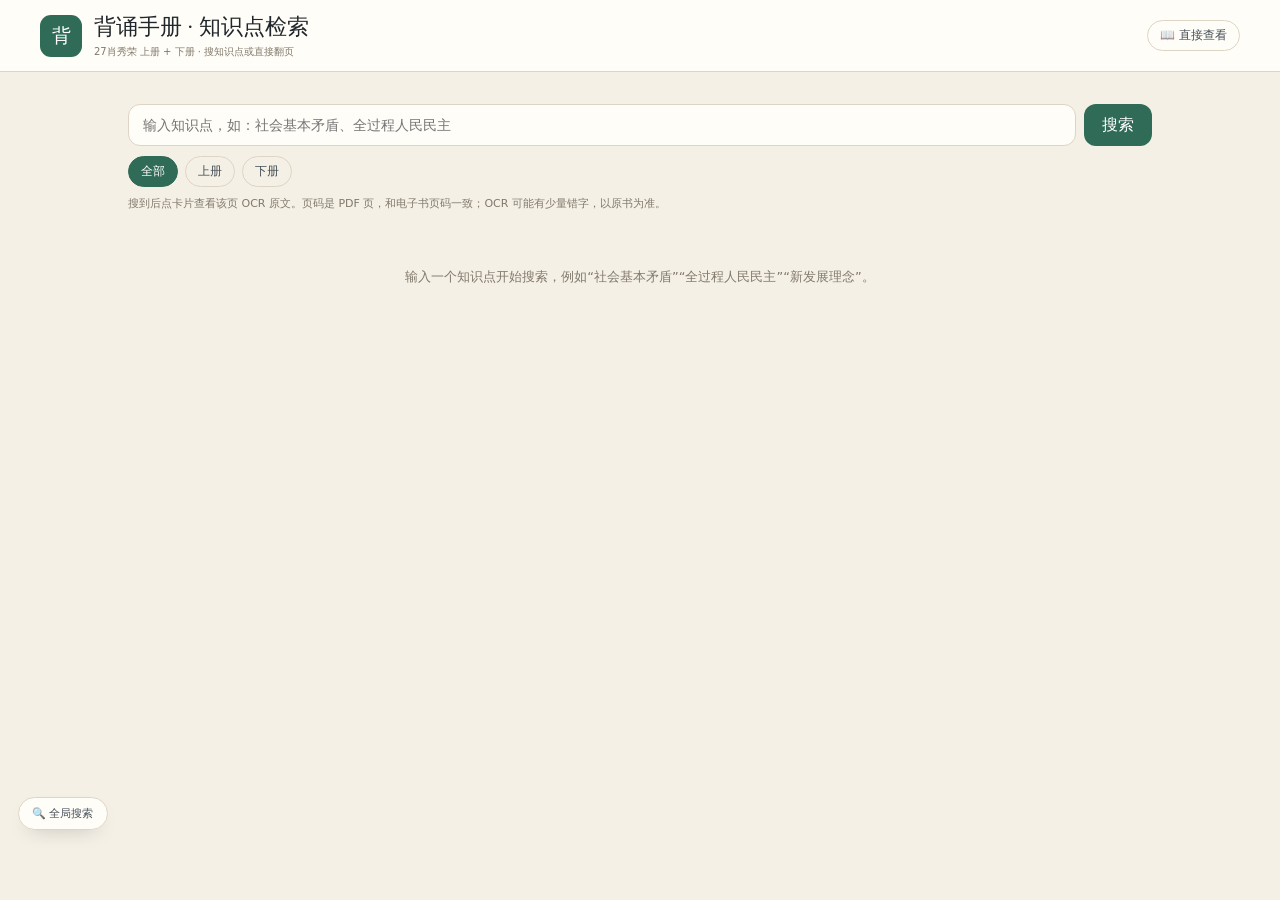
<file: shouce.html>
<!DOCTYPE html>
<html lang="zh-CN">
<head>
<meta charset="UTF-8">
<meta name="viewport" content="width=device-width, initial-scale=1.0, viewport-fit=cover">
<title>背诵手册 · 2027考研政治</title>
<style>
  :root { --paper:#f5f0e6; --card:#fffdf8; --ink:#20262b; --soft:#465058; --muted:#81796b; --line:#ded4c3; --jade:#2f6b56; --jade-soft:#e4efe8; --serif:"Songti SC","STSong","Noto Serif CJK SC",serif; --sans:"PingFang SC","Microsoft YaHei",system-ui,sans-serif; }
  * { box-sizing:border-box; }
  body { margin:0; background:var(--paper); color:var(--ink); font-family:var(--sans); }
  button,input { font:inherit; }
  .topbar { position:sticky; top:0; z-index:20; display:flex; align-items:center; gap:12px; padding:12px clamp(14px,4vw,40px); background:rgba(255,253,248,.95); border-bottom:1px solid var(--line); backdrop-filter:blur(12px); }
  .seal { width:42px; height:42px; border-radius:11px; background:var(--jade); color:#fff; display:grid; place-items:center; font-family:var(--serif); font-size:19px; text-decoration:none; }
  h1 { margin:0; font-family:var(--serif); font-size:clamp(17px,2.2vw,22px); font-weight:500; }
  .sub { margin:3px 0 0; color:var(--muted); font-size:10px; }
  .wrap { max-width:1080px; margin:0 auto; padding:18px clamp(12px,3vw,28px) 60px; }
  .searchbox { display:flex; gap:8px; margin:14px 0 8px; }
  #q { flex:1; border:1px solid var(--line); background:var(--card); border-radius:12px; padding:12px 14px; font-size:14px; outline:none; }
  #q:focus { border-color:var(--jade); }
  #go { border:0; border-radius:12px; padding:0 18px; background:var(--jade); color:#fff; cursor:pointer; }
  .tabs { display:flex; gap:7px; margin:10px 0 4px; flex-wrap:wrap; }
  .tab { border:1px solid var(--line); background:transparent; border-radius:999px; padding:6px 12px; font-size:12px; color:var(--soft); cursor:pointer; }
  .tab.on { background:var(--jade); color:#fff; border-color:var(--jade); }
  .hint { color:var(--muted); font-size:11px; line-height:1.7; margin:8px 0 14px; }
  .results { display:grid; gap:10px; }
  .result { border:1px solid var(--line); background:var(--card); border-radius:14px; padding:13px 15px; cursor:pointer; }
  .result:hover { border-color:#b8cabb; }
  .result .meta { display:flex; gap:8px; align-items:center; color:var(--muted); font-size:10px; }
  .pill { background:var(--jade-soft); color:var(--jade); border-radius:999px; padding:2px 7px; }
  .result h3 { margin:5px 0 4px; font-size:14px; font-weight:600; }
  .result p { margin:0; color:var(--soft); font-size:12px; line-height:1.8; }
  .empty { padding:40px 10px; color:var(--muted); text-align:center; font-size:13px; }
  dialog { width:min(94vw,760px); max-height:86vh; border:1px solid var(--line); border-radius:16px; background:var(--card); color:var(--ink); padding:0; }
  dialog::backdrop { background:rgba(32,38,43,.4); }
  .sheet-head { position:sticky; top:0; display:flex; justify-content:space-between; gap:12px; align-items:center; padding:13px 16px; background:var(--card); border-bottom:1px solid var(--line); }
  .sheet-head h3 { margin:0; font-family:var(--serif); font-size:16px; font-weight:500; }
  .icon { border:0; background:transparent; font-size:22px; color:var(--muted); cursor:pointer; }
  .page-img { display:block; width:100%; height:auto; max-height:82vh; object-fit:contain; background:#eee; }
  .page-text { padding:16px 20px 28px; white-space:pre-wrap; line-height:2; font-size:14px; color:var(--soft); }
  .page-text[hidden], .page-img[hidden] { display:none; }
  .page-nav { display:flex; gap:6px; align-items:center; flex-wrap:wrap; padding:8px 12px; border-bottom:1px solid var(--line); background:#fffefb; font-size:11px; color:var(--muted); }
  .page-nav select, .page-nav input { border:1px solid var(--line); border-radius:7px; background:#fff; padding:5px 7px; font-size:11px; color:var(--ink); }
  .page-nav input { width:64px; }
  .page-nav button { border:1px solid var(--line); border-radius:7px; background:#fff; padding:5px 8px; font-size:11px; color:var(--soft); cursor:pointer; }
  .page-nav .pos { margin-left:auto; }

  .reader { position:fixed; inset:0; z-index:80; background:var(--paper); display:flex; flex-direction:column; }
  .reader[hidden] { display:none; }
  .reader-bar { position:sticky; top:0; z-index:5; display:flex; gap:7px; align-items:center; flex-wrap:wrap; padding:9px clamp(10px,3vw,22px); background:rgba(255,253,248,.97); border-bottom:1px solid var(--line); backdrop-filter:blur(10px); }
  .reader-bar button { border:1px solid var(--line); border-radius:8px; background:#fffefb; color:var(--soft); padding:6px 9px; font-size:11px; cursor:pointer; }
  .reader-bar button.on { background:var(--jade); color:#fff; border-color:var(--jade); }
  .reader-bar input { width:62px; border:1px solid var(--line); border-radius:8px; padding:6px; font-size:11px; }
  .reader-pos { margin-left:auto; font-size:11px; color:var(--muted); }
  .reader-body { flex:1; overflow:auto; padding:12px 10px 70px; scroll-behavior:smooth; }
  .page-wrap { max-width:900px; margin:0 auto 12px; position:relative; background:#fff; border:1px solid #e8e1d4; border-radius:5px; overflow:hidden; aspect-ratio:900 / 1274; }
  .page-wrap img { display:block; width:100%; height:auto; min-height:100%; object-fit:contain; background:#fff; }
  .page-wrap .pno { position:absolute; top:6px; left:6px; background:rgba(255,253,248,.9); border:1px solid #ddd3c1; color:#81796b; border-radius:999px; padding:1px 6px; font-size:9px; pointer-events:none; }
  .page-wrap .ptext { padding:10px 14px; font-size:11px; line-height:1.8; color:#465058; white-space:pre-wrap; border-top:1px solid #eee6d8; background:#fffefb; }
  .page-wrap.loading::after { content:"加载中…"; position:absolute; inset:0; display:grid; place-items:center; color:#b0a797; font-size:12px; }
  @media (max-width:600px){ .topbar{padding:10px 14px} .searchbox{position:sticky;top:64px;z-index:10;background:var(--paper);padding:6px 0} }
</style>
</head>
<body>
<header class="topbar">
  <a class="seal" href="index.html" aria-label="返回">背</a>
  <div><h1>背诵手册 · 知识点检索</h1><p class="sub">27肖秀荣 上册 + 下册 · 搜知识点或直接翻页</p></div>
  <button class="tab" id="direct-open" type="button" style="margin-left:auto">📖 直接查看</button>
</header>
<main class="wrap">
  <div class="searchbox"><input id="q" placeholder="输入知识点，如：社会基本矛盾、全过程人民民主" autocomplete="off"><button id="go">搜索</button></div>
  <div class="tabs"><button class="tab on" data-vol="all">全部</button><button class="tab" data-vol="上册">上册</button><button class="tab" data-vol="下册">下册</button></div>
  <p class="hint">搜到后点卡片查看该页 OCR 原文。页码是 PDF 页，和电子书页码一致；OCR 可能有少量错字，以原书为准。</p>
  <div id="results" class="results"></div>
</main>
<section class="reader" id="reader" hidden>
  <div class="reader-bar">
    <button id="reader-back" type="button">← 返回检索</button>
    <button id="rvol-up" type="button">上册</button>
    <button id="rvol-down" type="button">下册</button>
    <span id="reader-pos" class="reader-pos"></span>
    <input id="reader-jump" type="number" min="1" placeholder="页码">
    <button id="reader-jump-go" type="button">跳页</button>
    <button id="reader-text-toggle" type="button">显示文字</button>
  </div>
  <div class="reader-body" id="reader-body"></div>
</section>
<dialog id="page-dialog"><div class="sheet-head"><h3 id="page-title"></h3><div><button class="tab" id="view-toggle" type="button">看文字</button> <button class="icon" data-close type="button">×</button></div></div><div class="page-nav">
    <select id="view-vol"><option value="up">上册</option><option value="down">下册</option></select>
    <button id="prev-page" type="button">← 上一页</button>
    <button id="next-page" type="button">下一页 →</button>
    <input id="jump-page" type="number" min="1" placeholder="页码">
    <button id="jump-go" type="button">跳页</button>
    <span class="pos" id="page-pos"></span>
  </div>
  <img id="page-img" class="page-img" alt="背诵手册页面"><div id="page-text" class="page-text" hidden></div></dialog>
<script src="handbook-data.js"></script>
<script src="handbook-page.js"></script>
<script>
const DATA = window.HANDBOOK_INDEX || [];
let currentPage = null;
function showImg(p){const img=$('#page-img');img.alt='加载中…';loadHandbookPage(p).then(src=>{img.src=src;img.hidden=false;}).catch(e=>{img.alt='图片加载失败：'+e.message;});}
function pagesOf(volKey){ return DATA.filter(p=>p.volKey===volKey).sort((a,b)=>a.pdfPage-b.pdfPage); }
function renderNav(p){
  const list=pagesOf(p.volKey);
  $('#view-vol').value=p.volKey;
  $('#page-pos').textContent=`${p.volume} · 第 ${p.pdfPage} / ${list.length ? list[list.length-1].pdfPage : '?'} 页`;
  $('#jump-page').value=p.pdfPage;
}
function openPage(p){
  currentPage=p;
  $('#page-title').textContent=`${p.volume} · PDF 第 ${p.pdfPage} 页 · ${p.heading||''}`;
  showImg(p);
  $('#page-text').textContent=p.text;
  $('#page-text').hidden=true;
  $('#view-toggle').textContent='看文字';
  renderNav(p);
  if(!$('#page-dialog').open) $('#page-dialog').showModal();
}
function stepPage(delta){
  if(!currentPage) return;
  const list=pagesOf(currentPage.volKey);
  const i=list.findIndex(p=>p.id===currentPage.id);
  const j=i+delta;
  if(j<0||j>=list.length) return;
  openPage(list[j]);
}

const $ = s => document.querySelector(s);
let vol = 'all';
function norm(s){ return String(s||'').replace(/[^\u4e00-\u9fa5A-Za-z0-9]/g,''); }
function tokens(q){ q=norm(q); if(q.length<2) return q?[q]:[]; const out=[]; for(let i=0;i<q.length-1;i++) out.push(q.slice(i,i+2)); if(q.length<=6) out.push(q); return [...new Set(out)]; }
function score(text, q, ts){ const t=norm(text); let s=0; if(q && t.includes(q)) s+=q.length*8; for(const x of ts){ let i=0,c=0; while((i=t.indexOf(x,i))>=0){c++;i+=x.length;} s+=Math.min(c,6)*x.length; } return s; }
function snippet(text, q){ const t=String(text||'').replace(/\s+/g,''); if(!q) return t.slice(0,150); const i=t.indexOf(q); if(i<0) return t.slice(0,150); return (i>40?'…':'')+t.slice(Math.max(0,i-40),i+130)+'…'; }
function search(){
  const q=norm($('#q').value); const ts=tokens(q); const list=[];
  for(const p of DATA){ if(vol!=='all'&&p.volume!==vol) continue; const s=score(p.text,q,ts); if(s>0) list.push([s,p]); }
  list.sort((a,b)=>b[0]-a[0]);
  const box=$('#results');
  if(!q){ box.innerHTML='<div class="empty">输入一个知识点开始搜索，例如“社会基本矛盾”“全过程人民民主”“新发展理念”。</div>'; return; }
  if(!list.length){ box.innerHTML='<div class="empty">没有找到，换一个关键词试试。</div>'; return; }
  box.innerHTML=list.slice(0,20).map(([s,p])=>`<article class="result" data-id="${p.id}"><div class="meta"><span class="pill">${p.volume}</span><span>PDF 第 ${p.pdfPage} 页</span><span>${esc(p.heading||'')}</span></div><h3>${esc(p.heading||'相关知识点')}</h3><p>${esc(snippet(p.text,q))}</p></article>`).join('');
}
function esc(v){ return String(v).replace(/[&<>"']/g,c=>({'&':'&amp;','<':'&lt;','>':'&gt;','"':'&quot;',"'":'&#39;'}[c])); }
$('#go').addEventListener('click',search);
$('#q').addEventListener('keydown',e=>{ if(e.key==='Enter') search(); });
let readerVol = null, readerObserver = null, readerText = false;
function readerPages(){ return pagesOf(readerVol || 'up'); }
function mountReader(vol){
  readerVol = vol;
  $('#rvol-up').classList.toggle('on', vol==='up');
  $('#rvol-down').classList.toggle('on', vol==='down');
  const box = $('#reader-body');
  box.innerHTML = '';
  const pages = pagesOf(vol);
  if(readerObserver) readerObserver.disconnect();
  readerObserver = new IntersectionObserver(entries=>{
    for(const en of entries){
      if(!en.isIntersecting) continue;
      const el = en.target;
      if(!el.dataset.loaded) loadReaderPage(el);
      $('#reader-pos').textContent = `${el.dataset.vol === 'up' ? '上册' : '下册'} · 第 ${el.dataset.page} / ${pages.length} 页`;
    }
  }, {root: box, rootMargin: '900px 0px'});
  for(const p of pages){
    const el = document.createElement('div');
    el.className='page-wrap loading';
    el.dataset.id=p.id; el.dataset.vol=p.volKey; el.dataset.page=p.pdfPage;
    el.innerHTML = `<span class="pno">${p.volume} · 第 ${p.pdfPage} 页</span><img alt="背诵手册第${p.pdfPage}页" loading="lazy">`;
    box.appendChild(el);
    readerObserver.observe(el);
  }
  box.scrollTop = 0;
}
function loadReaderPage(el){
  el.dataset.loaded='1';
  const p = DATA.find(x=>x.id===el.dataset.id);
  if(!p) return;
  const img = el.querySelector('img');
  loadHandbookPage(p).then(src=>{ img.src=src; el.classList.remove('loading'); }).catch(()=>{ el.classList.remove('loading'); img.alt='页面图片加载失败'; });
}
function openReader(p){
  currentPage=p;
  $('#reader').hidden = false;
  document.body.style.overflow='hidden';
  if(!readerVol || readerVol!==p.volKey) mountReader(p.volKey);
  requestAnimationFrame(()=>{
    const el = document.querySelector(`.page-wrap[data-id="${p.id}"]`);
    if(el) el.scrollIntoView({block:'start'});
    const pos = document.querySelector('#reader-pos');
    if(pos) pos.textContent = `${p.volume} · 第 ${p.pdfPage} / ${pagesOf(p.volKey).length} 页`;
  });
}
function closeReader(){
  $('#reader').hidden = true;
  document.body.style.overflow='';
}
$('#direct-open').addEventListener('click',()=>{ if(currentPage) openReader(currentPage); else { const first=pagesOf('up')[0]; if(first) openReader(first); } });
$('#reader-back').addEventListener('click',closeReader);
$('#rvol-up').addEventListener('click',()=>{mountReader('up');});
$('#rvol-down').addEventListener('click',()=>{mountReader('down');});
$('#reader-jump-go').addEventListener('click',()=>{const n=Number($('#reader-jump').value);if(!n)return;const p=pagesOf(readerVol||'up').find(x=>x.pdfPage===n);if(p)openReader(p);else alert('这一册没有第 '+n+' 页');});
$('#reader-jump').addEventListener('keydown',e=>{if(e.key==='Enter')$('#reader-jump-go').click();});
$('#reader-text-toggle').addEventListener('click',()=>{readerText=!readerText;$('#reader-text-toggle').textContent=readerText?'隐藏文字':'显示文字';document.querySelectorAll('.page-wrap').forEach(el=>{if(readerText&&!el.querySelector('.ptext')){const p=DATA.find(x=>x.id===el.dataset.id);if(p){const t=document.createElement('div');t.className='ptext';t.textContent=p.text;el.appendChild(t);}}else if(!readerText){const t=el.querySelector('.ptext');if(t)t.remove();}});});
$('#prev-page').addEventListener('click',()=>stepPage(-1));
$('#next-page').addEventListener('click',()=>stepPage(1));
$('#view-vol').addEventListener('change',e=>{ const list=pagesOf(e.target.value); if(list.length) openPage(list[0]); });
$('#jump-go').addEventListener('click',()=>{ const n=Number($('#jump-page').value); if(!currentPage||!n) return; const p=pagesOf(currentPage.volKey).find(x=>x.pdfPage===n); if(p) openPage(p); else alert('这一册没有第 '+n+' 页'); });
$('#jump-page').addEventListener('keydown',e=>{ if(e.key==='Enter') $('#jump-go').click(); });
search();
document.querySelectorAll('.tab').forEach(b=>b.addEventListener('click',()=>{ document.querySelectorAll('.tab').forEach(x=>x.classList.remove('on')); b.classList.add('on'); vol=b.dataset.vol; search(); }));
$('#results').addEventListener('click',e=>{ const card=e.target.closest('[data-id]'); if(!card) return; const p=DATA.find(x=>x.id===card.dataset.id); if(!p) return; openReader(p); });
document.querySelector('[data-close]').addEventListener('click',()=>$('#page-dialog').close());
$('#view-toggle').addEventListener('click',()=>{ const img=$('#page-img'), txt=$('#page-text'); const showText=!img.hidden; img.hidden=showText; txt.hidden=!showText; $('#view-toggle').textContent=showText?'看图片':'看文字'; });
search();
const pageParam = new URLSearchParams(location.search).get("page");
if (pageParam) {
  const p = DATA.find(x => x.id === pageParam);
  if (p) openReader(p);
}
</script>
<script src="global-search.js"></script>
</body>
</html>
</file>
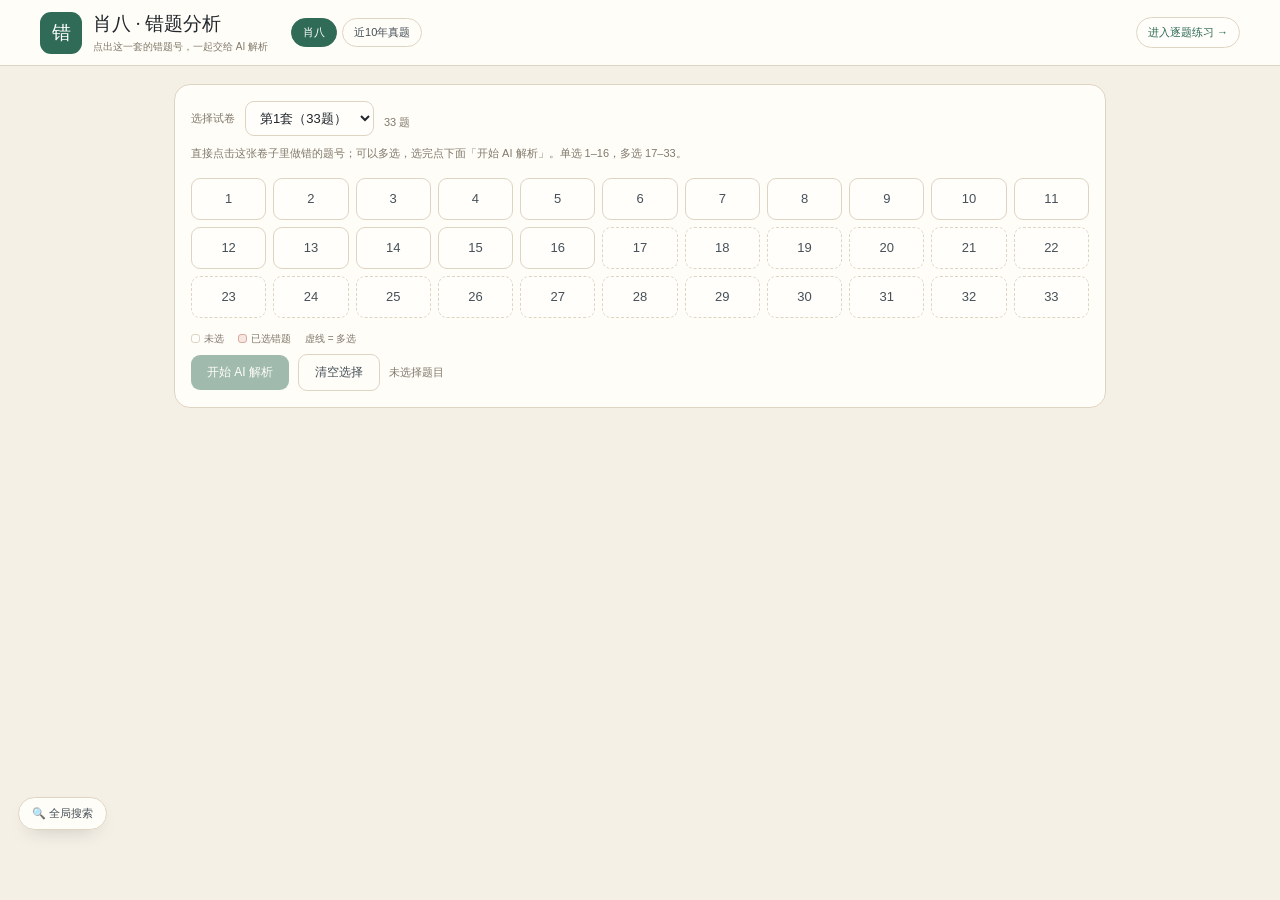
<file: wrong.html>
<!DOCTYPE html>
<html lang="zh-CN">
<head>
<meta charset="UTF-8">
<meta name="viewport" content="width=device-width, initial-scale=1.0, viewport-fit=cover">
<title>错题分析 · 考研政治</title>
<style>
  :root{--paper:#f5f0e6;--card:#fffdf8;--ink:#20262b;--soft:#465058;--muted:#81796b;--line:#ded4c3;--jade:#2f6b56;--jade-soft:#e4efe8;--red:#a44437;--red-soft:#f7e7e1;--serif:"Songti SC","STSong",serif;--sans:"PingFang SC","Microsoft YaHei",sans-serif}
  *{box-sizing:border-box}body{margin:0;background:var(--paper);color:var(--ink);font-family:var(--sans)}
  button,select,a{font:inherit}
  .topbar{position:sticky;top:0;z-index:30;display:flex;align-items:center;gap:11px;padding:11px clamp(14px,4vw,40px);background:rgba(255,253,248,.95);border-bottom:1px solid var(--line);backdrop-filter:blur(12px)}
  .seal{width:42px;height:42px;border-radius:11px;background:var(--jade);color:#fff;display:grid;place-items:center;font-family:var(--serif);font-size:19px;text-decoration:none}
  h1{margin:0;font-family:var(--serif);font-size:19px;font-weight:500}.sub{font-size:10px;color:var(--muted);margin:3px 0 0}
  .tabs{display:flex;gap:5px;margin-left:12px}.tab{border:1px solid var(--line);background:transparent;border-radius:999px;padding:6px 11px;font-size:11px;color:var(--soft);cursor:pointer;text-decoration:none}.tab.on{background:var(--jade);color:#fff;border-color:var(--jade)}
  .practice{margin-left:auto;font-size:11px;color:var(--jade);border:1px solid var(--line);border-radius:999px;padding:7px 11px;text-decoration:none;background:#fffefb}
  .wrap{max-width:980px;margin:0 auto;padding:18px clamp(12px,3vw,24px) 70px}
  .card{background:var(--card);border:1px solid var(--line);border-radius:16px;padding:16px;margin-bottom:14px}
  .row{display:flex;gap:10px;align-items:center;flex-wrap:wrap}
  .row label{font-size:11px;color:var(--muted)}
  select{border:1px solid var(--line);border-radius:9px;padding:8px 10px;background:#fffefb;color:var(--ink);font-size:13px}
  .hint{font-size:11px;color:var(--muted);line-height:1.8;margin:8px 0 0}
  .grid{display:grid;grid-template-columns:repeat(11,1fr);gap:7px;margin:14px 0}
  .cell{height:42px;border:1px solid var(--line);border-radius:9px;background:#fffefb;color:var(--soft);font-size:13px;cursor:pointer;transition:all .12s}
  .cell:hover{border-color:var(--jade)}
  .cell.sel{background:var(--red-soft);border-color:#d9a99d;color:#8d3b2f;font-weight:600;box-shadow:inset 0 0 0 1px #d9a99d}
  .cell.multi{border-style:dashed}
  .legend{display:flex;gap:14px;flex-wrap:wrap;font-size:10px;color:var(--muted)}
  .dot{display:inline-block;width:9px;height:9px;border-radius:3px;vertical-align:-1px;margin-right:4px}
  .actions{display:flex;gap:9px;align-items:center;margin-top:8px}
  .btn{border:0;border-radius:9px;padding:9px 16px;background:var(--jade);color:#fff;font-size:12px;cursor:pointer}.btn:disabled{opacity:.45;cursor:not-allowed}
  .btn.ghostbtn{background:transparent;border:1px solid var(--line);color:var(--soft)}
  #status{font-size:11px;color:var(--muted)}
  .item{background:#fffefb;border:1px solid #e5ded0;border-radius:12px;padding:11px 13px;margin-bottom:10px}
  .item .top{display:flex;gap:7px;align-items:center;font-size:10px;color:var(--muted)}
  .pill{background:var(--jade-soft);color:var(--jade);border-radius:999px;padding:2px 8px}
  .item .stem{font-size:12px;line-height:1.7;color:var(--soft);margin:6px 0}
  .item .ans{font-size:11px;color:var(--jade);margin-bottom:4px}
  .item .ai{font-size:12px;line-height:1.85;color:var(--soft);white-space:pre-wrap}
  .empty{text-align:center;color:var(--muted);font-size:12px;padding:24px 10px}
  @media(max-width:700px){.topbar{flex-wrap:wrap}.practice{order:5}.grid{grid-template-columns:repeat(8,1fr)}.cell{height:38px}.tabs{margin-left:0}}

  .related{margin-top:9px;border-top:1px dashed #e5ded0;padding-top:8px}
  .rel-title{font-size:10px;color:#2f6b56;letter-spacing:.06em;margin:7px 0 4px}
  .rel-link{display:block;border:1px solid #e5ded0;border-radius:8px;padding:6px 8px;margin-bottom:4px;text-decoration:none;color:inherit;background:#faf8f1}
  .rel-link:hover{border-color:#2f6b56}
  .rel-link b{display:block;font-size:10.5px;color:#2f6b56}
  .rel-link span{display:block;font-size:10px;color:#465058;line-height:1.55;margin-top:1px}
  .rel-link em{display:block;font-size:9.5px;color:#81796b;font-style:normal;line-height:1.5;margin-top:2px}
  .pdf-modal{position:fixed;inset:0;z-index:140;background:rgba(20,24,26,.72);display:flex;align-items:center;justify-content:center;padding:18px}
  .pdf-modal img{max-width:min(920px,96vw);max-height:92vh;width:auto;border-radius:10px;background:#fff}
  .pdf-modal button{position:fixed;top:14px;right:18px;border:0;background:#fff;border-radius:50%;width:38px;height:38px;font-size:22px;cursor:pointer}
  .topic-row{display:flex;flex-wrap:wrap;gap:5px;margin-bottom:5px}.topic-link{font-size:9.5px;border:1px solid #b9d5c4;background:#f1f7f2;color:#2f6b56;border-radius:999px;padding:4px 8px;text-decoration:none}
</style>
</head>
<body>
<header class="topbar">
  <a class="seal" href="index.html" aria-label="返回">错</a>
  <div><h1 id="title">错题分析</h1><p class="sub" id="sub">点出错的题号，一起交给 AI 解析</p></div>
  <div class="tabs"><a class="tab" id="tab-xiaoba" href="wrong.html?module=xiaoba">肖八</a><a class="tab" id="tab-zhenti" href="wrong.html?module=zhenti">近10年真题</a></div>
  <a class="practice" id="practice" href="index.html">进入逐题练习 →</a>
</header>
<main class="wrap">
  <section class="card">
    <div class="row"><label for="paper">选择试卷</label><select id="paper"></select><span class="hint" id="paper-hint"></span></div>
    <p class="hint">直接点击这张卷子里做错的题号；可以多选，选完点下面「开始 AI 解析」。单选 1–16，多选 17–33。</p>
    <div class="grid" id="grid"></div>
    <div class="legend"><span><i class="dot" style="background:#fffefb;border:1px solid #ded4c3"></i>未选</span><span><i class="dot" style="background:#f7e7e1;border:1px solid #d9a99d"></i>已选错题</span><span>虚线 = 多选</span></div>
    <div class="actions"><button class="btn" id="run" type="button" disabled>开始 AI 解析</button><button class="btn ghostbtn" id="clear" type="button">清空选择</button><span id="status">未选择题目</span></div>
  </section>
  <section id="results"></section>
</main>
<script src="handbook-data.js"></script>
<script src="xiao1000-index.js"></script>
<script src="global-search.js"></script>
<script>
const AI_ENDPOINT="https://detailed-grasshopper-d9a0e9b307d-1420335919.ap-shanghai.app.tcloudbase.com/grade";
const AI_CODE="essay2026";
const CACHE_KEY="kaoyan-batch-ai-v1";
const STATE_KEY="kaoyan-wrong-state-v1";
const $=s=>document.querySelector(s);
let moduleType = new URLSearchParams(location.search).get("module")==="zhenti" ? "zhenti" : "xiaoba";
let sections=[], selected=new Set(), cache={}, savedState=null;
try{cache=JSON.parse(localStorage.getItem(CACHE_KEY)||"{}")||{};}catch(e){cache={};}
try{savedState=JSON.parse(sessionStorage.getItem(STATE_KEY)||"null");}catch(e){savedState=null;}
function esc(v){return String(v==null?"":v).replace(/[&<>"']/g,c=>({"&":"&amp;","<":"&lt;",">":"&gt;",'"':"&quot;","'":"&#39;"}[c]));}
function loadData(){
  const src=moduleType==="zhenti"?"zhenti-full-data.js":"xiaoba-full-data.js";
  return new Promise(resolve=>{
    if((moduleType==="zhenti"&&window.ZHENTI_SECTIONS)||(moduleType==="xiaoba"&&window.XIAOBA_SECTIONS)) return resolve();
    const s=document.createElement("script");s.src=src;s.onload=resolve;s.onerror=resolve;document.head.appendChild(s);
  }).then(()=>{sections=moduleType==="zhenti"?(window.ZHENTI_SECTIONS||[]):(window.XIAOBA_SECTIONS||[]);});
}
function paper(){const sel=$("#paper");return sections.find(s=>s.id===sel.value)||sections[0];}
function renderPapers(){
  $("#title").textContent=moduleType==="zhenti"?"近10年真题 · 错题分析":"肖八 · 错题分析";
  $("#sub").textContent=moduleType==="zhenti"?"点出这一年的错题号，一起交给 AI 解析":"点出这一套的错题号，一起交给 AI 解析";
  $("#tab-xiaoba").classList.toggle("on",moduleType==="xiaoba");
  $("#tab-zhenti").classList.toggle("on",moduleType==="zhenti");
  $("#practice").href=moduleType==="zhenti"?"zhenti.html":"xiaoba.html";
  $("#paper").innerHTML=sections.map(s=>`<option value="${esc(s.id)}">${esc(s.title)}（${s.questions.length}题）</option>`).join("");
  $("#paper-hint").textContent="";
  selected.clear();renderGrid();$("#results").innerHTML="";
}
function renderGrid(){
  const sec=paper(); if(!sec)return;
  $("#grid").innerHTML=sec.questions.map(q=>`<button type="button" class="cell ${selected.has(q.num)?"sel":""} ${q.type==="multiple"?"multi":""}" data-n="${q.num}">${q.num}</button>`).join("");
  $("#grid").querySelectorAll(".cell").forEach(b=>b.onclick=()=>{const n=Number(b.dataset.n);selected.has(n)?selected.delete(n):selected.add(n);renderGrid();update();persist();});
  $("#paper-hint").textContent=`${sec.questions.length} 题`;
  update();
}
function update(){
  const n=selected.size;$("#run").disabled=!n;$("#status").textContent=n?`已选 ${n} 题`:"未选择题目";
}
function qFor(sec,num){return sec.questions.find(q=>Number(q.num)===num);}
function nrm(v){return String(v||"").replace(/[^\u4e00-\u9fa5A-Za-z0-9]/g,"");}
function bg(v){v=nrm(v);if(v.length<2)return v?[v]:[];const a=[];for(let i=0;i<v.length-1;i++)a.push(v.slice(i,i+2));return [...new Set(a)];}
function score(text,q,gs){const t=nrm(text);let n=0;if(t.includes(q))n+=q.length*8;for(const x of gs){let p=0,c=0;while((p=t.indexOf(x,p))>=0){c++;p+=x.length;}n+=Math.min(c,5)*x.length;}return n;}
function topHB(q){const base=nrm(String(q.stem||"")+" "+Object.values(q.options||{}).join(" "));const gs=bg(base);const docs=(window.HANDBOOK_INDEX||[]).map(p=>nrm(p.text+" "+(p.heading||"")));const N=docs.length||1;const avg=docs.reduce((a,t)=>a+t.length,0)/N;const df={};for(const g of gs){let c=0;for(const t of docs)if(t.includes(g))c++;df[g]=c;}return (window.HANDBOOK_INDEX||[]).map((p,i)=>{const t=docs[i];let sc=0;for(const g of gs){if(!df[g])continue;const tf=t.split(g).length-1;const idf=Math.log(1+(N-df[g]+.5)/(df[g]+.5));sc+=idf*(tf*2.2)/(tf+1.2*(.25+.75*t.length/avg));}return [sc,p];}).filter(x=>x[0]>0).sort((a,b)=>b[0]-a[0]).slice(0,2).map(x=>x[1]);}
function topXQ(q){const base=nrm(String(q.stem||"").slice(0,120));const gs=bg(base);const all=(window.XIAO1000_INDEX||[]).map(p=>[score(p.stem+" "+(p.chapter||""),base,gs),p]).filter(x=>x[0]>0).sort((a,b)=>b[0]-a[0]);if(!all.length)return[];const part=(all[0][1].section||"").slice(0,2);const pool=part?all.filter(x=>x[1].section.startsWith(part)):all;const src=pool.length>=3?pool:all;const top=src[0][0]||1;const cut=Math.max(8,top*0.35);let keep=src.filter(x=>x[0]>=cut);if(keep.length<3)keep=src.slice(0,Math.min(5,src.length));const out=[],cnt={};for(const x of keep){if(out.length>=20)break;const p=x[1];if((cnt[p.section]||0)>=3)continue;out.push(p);cnt[p.section]=(cnt[p.section]||0)+1;}return out;}
function cut(v,n){v=String(v||"").replace(/\s+/g," ");return v.length>n?v.slice(0,n)+"…":v;}
function hbHTML(list){if(!list.length)return '<div class="rel-title">背诵手册定位</div><div style="font-size:10px;color:#81796b">未找到明显对应页，以原书目录为准。</div>';return '<div class="rel-title">背诵手册定位</div>'+list.map(p=>`<a class="rel-link" href="#" data-hb="${esc(p.id)}"><b>${esc(p.volume)} · PDF 第 ${p.pdfPage} 页</b><span>${esc(cut(p.heading||"",50))}</span><em>${esc(cut(p.text,80))}</em></a>`).join("");}
function xqHTML(list){if(!list.length)return '<div class="rel-title">肖1000相关专题</div><div style="font-size:10px;color:#81796b">暂无匹配，可在肖1000里搜同章节。</div>';const secs=[];const seen={};for(const p of list){if(!seen[p.section]){seen[p.section]=1;secs.push(p);}}return '<div class="rel-title">肖1000相关专题 <span style="color:#81796b;font-weight:400">关键词初筛 · 共 '+list.length+' 题 · AI 参考前4题</span></div><div class="topic-row">'+secs.map(p=>`<a class="topic-link" href="#" data-all data-sec="${esc(p.section)}">${esc(p.sectionTitle)} · 练整章</a>`).join("")+'</div>'+list.map(p=>`<a class="rel-link" href="#" data-xq data-sec="${esc(p.section)}" data-q="${esc(p.id)}"><b>${esc(p.sectionTitle)} · 第 ${p.id.split("-").pop()} 题</b><span>${esc(cut(p.stem,75))}</span></a>`).join("");}
function promptFor(q,hand,rel){
  const opts=["A","B","C","D"].map(l=>l+". "+String(q.options[l]||"").slice(0,50)).join("；");
  const hb=hand.map(p=>`【${p.volume} PDF第${p.pdfPage}页】${String(p.text||"").slice(0,220)}`).join("\n");
  const xq=rel.slice(0,4).map(r=>`（${r.sectionTitle} 第${r.id.split("-").pop()}题）${String(r.stem||"").slice(0,70)}`).join("\n");
  return ("请忽略作文批改场景，作为考研政治老师分析这道选择题。不要编造页码。题目："+String(q.stem||"").slice(0,480)+" 选项："+opts+" 正确答案："+(q.answer||"")+"。背诵手册片段："+(hb||"无")+"。肖1000相关题："+(xq||"无")+"。请输出：1.考点 2.为什么选 3.干扰项/易错点 4.对应手册：必须写出上面给出的PDF页码和关键词，说明怎么记 5.巩固建议。300字以内。").slice(0,1450);
}
function ask(q,hand,rel){const key=q.id+"-hb2";if(cache[key]&&cache[key].text)return Promise.resolve(cache[key].text);return fetch(AI_ENDPOINT,{method:"POST",headers:{"Content-Type":"application/json","x-access-code":AI_CODE},body:JSON.stringify({mode:"chat",question:promptFor(q,hand,rel),context:{type:"big",promptText:"考研政治错题解析",essayText:"",grade:{score:"",band:"",issues:[],deductions:[]}},history:[]})}).then(r=>r.json().catch(()=>({})).then(d=>{if(!r.ok)throw new Error(d.error||("HTTP "+r.status));return d;})).then(d=>{const t=String(d.answer||"").trim();if(!t)throw new Error("AI 没有返回内容");cache[key]={text:t,at:Date.now()};try{localStorage.setItem(CACHE_KEY,JSON.stringify(cache));}catch(e){}return t;});}
function showPage(p){const old=document.querySelector(".pdf-modal");if(old)old.remove();const box=document.createElement("div");box.className="pdf-modal";box.innerHTML='<button type="button" aria-label="关闭">×</button><img alt="背诵手册页面" src="">';document.body.appendChild(box);const img=box.querySelector("img");if(window.loadHandbookPage)window.loadHandbookPage(p).then(src=>{img.src=src;}).catch(()=>{img.alt="页面图片加载失败";});box.querySelector("button").onclick=()=>box.remove();box.onclick=e=>{if(e.target===box)box.remove();};}
function itemHTML(d,aiText){const q=d.q;return `<article class="item" data-id="${esc(q.id)}"><div class="top"><span class="pill">第 ${q.num} 题</span><span>${q.type==="multiple"?"多选":"单选"}</span></div><p class="stem">${esc(cut(q.stem,120))}</p><div class="ans">正确答案：${esc(q.answer||"")}</div><div class="related">${hbHTML(d.hand)}${xqHTML(d.rel)}</div><div class="ai">${esc(aiText||"排队中…")}</div></article>`;}
function persist(){
  const results=[...document.querySelectorAll(".item")].map(it=>({id:it.dataset.id,ai:(it.querySelector(".ai")||{}).textContent||""}));
  try{sessionStorage.setItem(STATE_KEY,JSON.stringify({module:moduleType,paper:$("#paper").value,selected:[...selected],results}));}catch(e){}
}
function restoreState(){
  if(!savedState||savedState.module!==moduleType)return;
  if(savedState.paper&&sections.some(x=>x.id===savedState.paper))$("#paper").value=savedState.paper;
  selected=new Set(savedState.selected||[]);
  renderGrid();
  const data=(savedState.results||[]).map(r=>{const q=paper().questions.find(x=>x.id===r.id);return q?{q,hand:topHB(q),rel:topXQ(q),ai:r.ai}:null;}).filter(Boolean);
  if(data.length){$("#results").innerHTML=data.map(d=>itemHTML(d,d.ai)).join("");$("#status").textContent=`已恢复上次解析 · ${data.length} 题`;}
}
$("#results").addEventListener("click",e=>{
  const h=e.target.closest("[data-hb]");
  if(h){e.preventDefault();const p=(window.HANDBOOK_INDEX||[]).find(x=>x.id===h.dataset.hb);if(p)showPage(p);return;}
  const all=e.target.closest("[data-all]");
  if(all){e.preventDefault();persist();const back=new URL(location.href);back.searchParams.set("restore","1");location.href="xiao1000.html?section="+encodeURIComponent(all.dataset.sec)+"&back="+encodeURIComponent(back.href);return;}
  const x=e.target.closest("[data-xq]");
  if(x){e.preventDefault();persist();const back=new URL(location.href);back.searchParams.set("restore","1");location.href="xiao1000.html?section="+encodeURIComponent(x.dataset.sec)+"&q="+encodeURIComponent(x.dataset.q)+"&back="+encodeURIComponent(back.href);}
});
async function run(){
  const sec=paper();if(!sec)return;
  const nums=[...selected].sort((a,b)=>a-b);const qs=nums.map(n=>qFor(sec,n)).filter(Boolean);
  const data=qs.map(q=>({q,hand:topHB(q),rel:topXQ(q),ai:"排队中…"}));
  $("#results").innerHTML=data.map(d=>itemHTML(d,d.ai)).join("");
  persist();
  $("#status").textContent=`正在解析 0 / ${qs.length}`;
  for(let i=0;i<data.length;i++){const d=data[i],el=$(`.item[data-id="${d.q.id}"] .ai`);if(el)el.textContent="解析中…";try{const t=await ask(d.q,d.hand,d.rel);d.ai=t;if(el)el.textContent=t;}catch(e){d.ai="AI 暂时不可用："+(e.message||"网络错误");if(el)el.textContent=d.ai;}$("#status").textContent=`正在解析 ${i+1} / ${data.length}`;persist();}
  $("#status").textContent=`解析完成 · 共 ${data.length} 题`;
}
$("#paper").addEventListener("change",()=>{selected.clear();renderGrid();$("#results").innerHTML="";try{sessionStorage.removeItem(STATE_KEY);}catch(e){};});
$("#clear").onclick=()=>{selected.clear();renderGrid();$("#results").innerHTML="";try{sessionStorage.removeItem(STATE_KEY);}catch(e){};};
$("#run").onclick=run;
loadData().then(()=>{renderPapers();restoreState();});
</script>
<script src="handbook-page.js"></script>
</body>
</html>
</file>
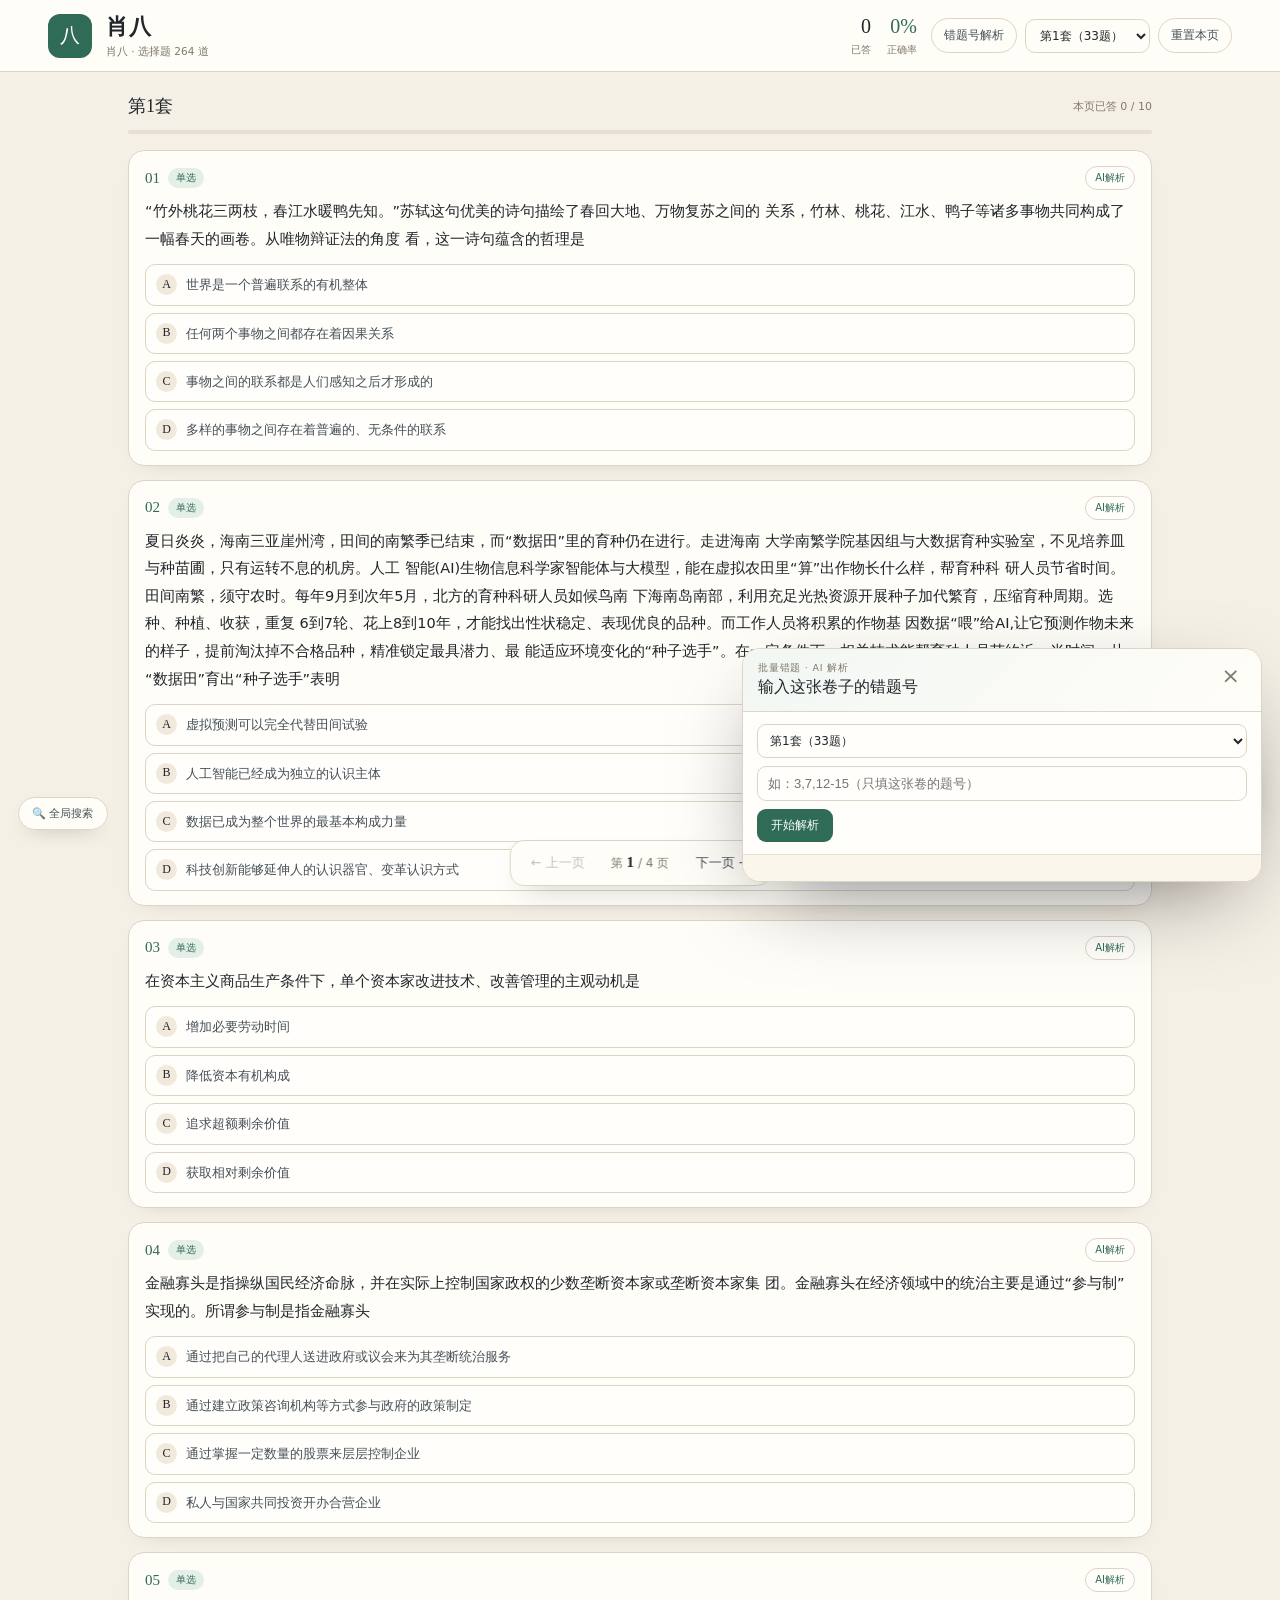
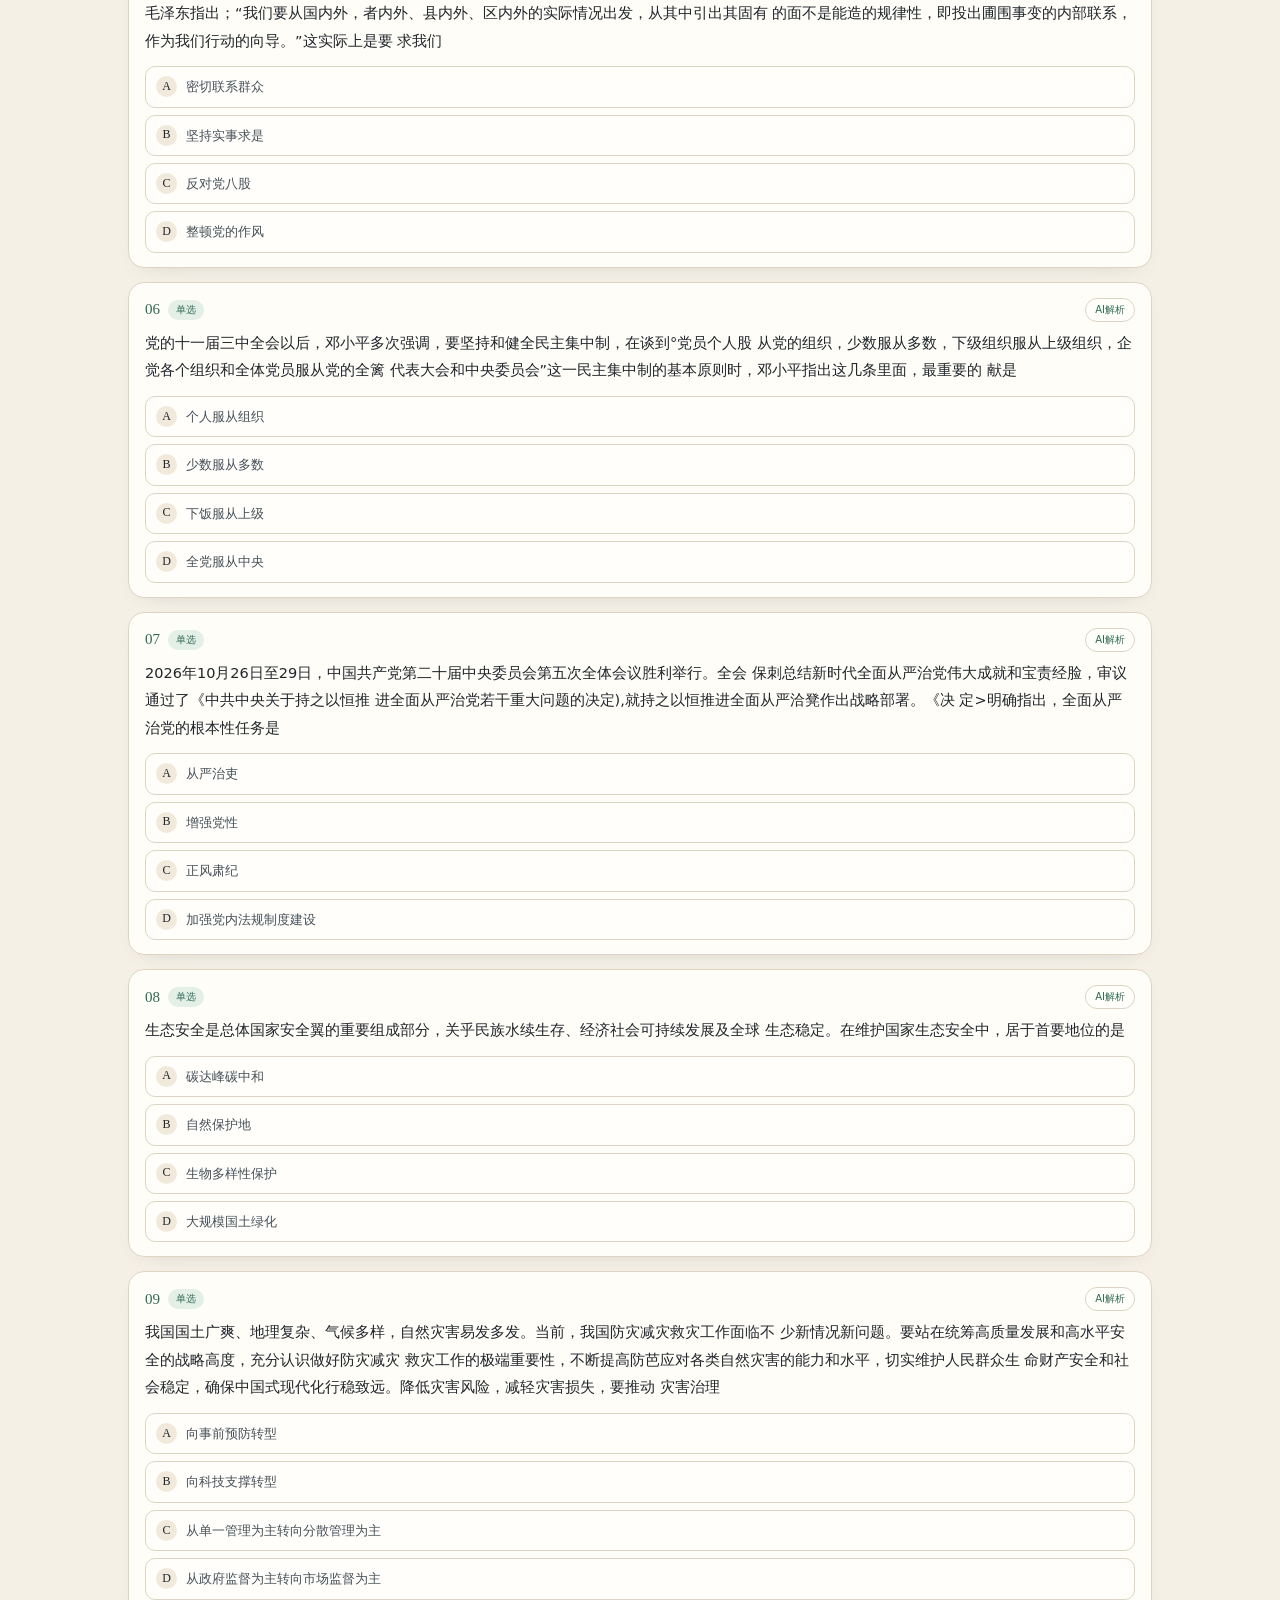
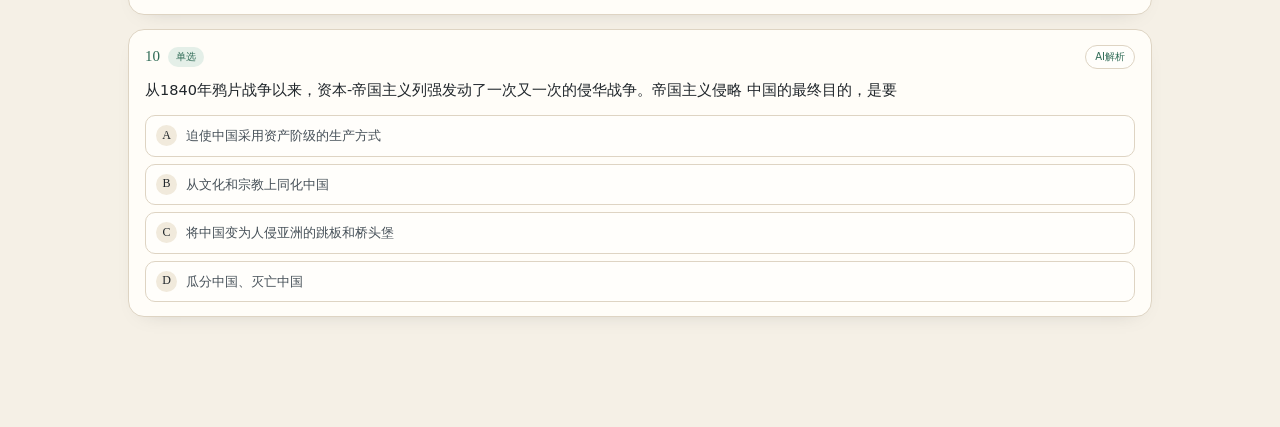
<file: xiaoba.html>
<!DOCTYPE html>
<html lang="zh-CN">
<head>
<meta charset="UTF-8">
<meta name="viewport" content="width=device-width, initial-scale=1.0, viewport-fit=cover">
<title>肖八 · 2027考研政治</title>
<link rel="stylesheet" href="chat-widget.css">
<style>
  :root {
    --paper: #f5f0e6;
    --card: #fffdf8;
    --ink: #20262b;
    --ink-soft: #465058;
    --muted: #81796b;
    --line: #ded4c3;
    --jade: #2f6b56;
    --jade-soft: #e4efe8;
    --red: #a44437;
    --red-soft: #f7e7e1;
    --serif: "Songti SC", "STSong", "Noto Serif CJK SC", "SimSun", serif;
    --sans: "PingFang SC", "Microsoft YaHei", "Noto Sans CJK SC", system-ui, sans-serif;
  }
  * { box-sizing: border-box; }
  html { scroll-behavior: smooth; }
  body { margin: 0; background: var(--paper); color: var(--ink); font-family: var(--sans); }
  button, select { font: inherit; }
  .topbar { position: sticky; top: 0; z-index: 30; display: flex; align-items: center; gap: 14px; padding: 12px clamp(16px, 4vw, 48px); background: rgba(255,253,248,.94); border-bottom: 1px solid var(--line); backdrop-filter: blur(12px); }
  .seal { width: 44px; height: 44px; border-radius: 12px; background: var(--jade); color: #fffdf8; display: grid; place-items: center; font-family: var(--serif); font-size: 20px; text-decoration: none; flex: 0 0 auto; }
  .brand h1 { margin: 0; font-family: var(--serif); font-size: clamp(17px, 2.2vw, 22px); letter-spacing: .04em; }
  .brand p { margin: 3px 0 0; color: var(--muted); font-size: 10.5px; }
  .stats { margin-left: auto; display: flex; gap: 16px; }
  .stat b { display: block; font-family: var(--serif); font-size: 20px; font-weight: 500; text-align: right; }
  .stat small { color: var(--muted); font-size: 10px; }
  .stat .accent { color: var(--jade); }
  .actions { display: flex; align-items: center; gap: 8px; }
  .ghost-btn { border: 1px solid var(--line); background: transparent; border-radius: 999px; padding: 8px 12px; color: var(--ink-soft); font-size: 12px; cursor: pointer; }
  .ghost-btn:hover { border-color: var(--jade); color: var(--jade); }
  #section-select { max-width: 240px; border: 1px solid var(--line); background: var(--card); border-radius: 10px; padding: 8px 10px; color: var(--ink); font-size: 12px; }
  .wrap { max-width: 1080px; margin: 0 auto; padding: 18px clamp(12px, 3vw, 28px) 110px; }
  .meta { display: flex; flex-wrap: wrap; justify-content: space-between; gap: 8px; align-items: center; margin: 4px 0 12px; color: var(--muted); font-size: 11px; }
  .meta strong { color: var(--ink); font-family: var(--serif); font-size: 18px; font-weight: 500; }
  .progress { height: 4px; background: #e7dfd1; border-radius: 999px; overflow: hidden; margin-bottom: 16px; }
  .progress i { display: block; height: 100%; width: 0; background: var(--jade); transition: width .25s ease; }
  #quiz { display: grid; gap: 14px; }
  .q-card { background: var(--card); border: 1px solid var(--line); border-radius: 16px; padding: 15px 16px 14px; box-shadow: 0 8px 22px -18px rgba(32,38,43,.35); }
  .q-card.ok { border-color: #b9d5c4; }
  .q-card.bad { border-color: #e3bdb4; }
  .q-head { display: flex; align-items: center; gap: 8px; margin-bottom: 8px; }
  .q-num { font-family: var(--serif); color: var(--jade); font-size: 15px; }
  .q-type { border-radius: 999px; background: var(--jade-soft); color: var(--jade); padding: 3px 8px; font-size: 10px; }
  .q-type.multi { background: #f3ead8; color: #8a6127; }
  .q-chapter { color: var(--muted); font-size: 10px; border-left: 2px solid var(--line); padding-left: 7px; }
  .ai-mini { margin-left: auto; border: 1px solid var(--line); background: #fffefb; color: var(--jade); border-radius: 999px; padding: 4px 9px; font-size: 10px; cursor: pointer; }
  .ai-mini:hover { border-color: var(--jade); background: var(--jade-soft); }
  @keyframes flashCard { 0%,100% { box-shadow: 0 0 0 0 rgba(47,107,86,0); } 40% { box-shadow: 0 0 0 5px rgba(47,107,86,.18); } }
  .q-card.flash { animation: flashCard 1.1s ease 2; }
  .q-stem { margin: 0 0 11px; font-size: 14.5px; line-height: 1.9; }
  .options { display: grid; gap: 7px; }
  .option { display: flex; align-items: flex-start; gap: 9px; width: 100%; text-align: left; border: 1px solid var(--line); background: #fffefb; border-radius: 10px; padding: 9px 10px; color: var(--ink-soft); font-size: 13px; line-height: 1.65; cursor: pointer; transition: border-color .15s, background .15s; }
  .option:hover { border-color: #b9c7b8; background: #fbf8ef; }
  .option .letter { flex: 0 0 21px; height: 21px; border-radius: 50%; background: #f1eadc; color: var(--ink); display: grid; place-items: center; font-family: var(--serif); font-size: 12px; }
  .option.picked { border-color: var(--jade); background: #f1f7f2; }
  .option.picked .letter { background: var(--jade); color: #fff; }
  .option.correct { border-color: #a9cdb7; background: #edf7f0; }
  .option.correct .letter { background: var(--jade); color: #fff; }
  .option.wrong { border-color: #dfb1a6; background: var(--red-soft); }
  .option.wrong .letter { background: var(--red); color: #fff; }
  .option.locked { cursor: default; }
  .submit-row { display: flex; justify-content: flex-end; margin-top: 9px; }
  .submit-btn { border: 0; border-radius: 9px; background: var(--jade); color: #fff; padding: 8px 14px; font-size: 12px; cursor: pointer; }
  .feedback { margin-top: 10px; border-radius: 9px; padding: 8px 10px; font-size: 11.5px; line-height: 1.7; }
  .feedback.ok { background: var(--jade-soft); color: #245846; }
  .feedback.bad { background: var(--red-soft); color: #7d3329; }
  .feedback b { font-family: var(--serif); }
  .explain { margin-top: 8px; border-top: 1px dashed rgba(222,212,195,.9); padding-top: 8px; color: var(--ink-soft); font-size: 11.5px; line-height: 1.85; }
  .explain b { color: var(--jade); font-family: var(--serif); margin-right: 4px; }
  .pager { position: fixed; left: 50%; bottom: 14px; transform: translateX(-50%); z-index: 25; display: flex; align-items: center; gap: 18px; padding: 8px 12px; border: 1px solid var(--line); border-radius: 14px; background: rgba(255,253,248,.96); box-shadow: 0 14px 30px -18px rgba(32,38,43,.5); backdrop-filter: blur(12px); }
  .pager button { border: 0; background: transparent; color: var(--ink-soft); font-size: 13px; cursor: pointer; padding: 5px 8px; }
  .pager button:disabled { opacity: .35; cursor: default; }
  .pager span { color: var(--muted); font-size: 12px; }
  .pager b { color: var(--ink); font-family: var(--serif); font-size: 15px; }
  #empty { text-align: center; padding: 60px 16px; color: var(--muted); }
  dialog { width: min(92vw, 420px); border: 1px solid var(--line); border-radius: 16px; background: var(--card); color: var(--ink); padding: 0; }
  dialog::backdrop { background: rgba(32,38,43,.35); }
  .sheet-head { display: flex; justify-content: space-between; align-items: center; padding: 14px 16px; border-bottom: 1px solid var(--line); }
  .sheet-head h3 { margin: 0; font-family: var(--serif); font-size: 17px; font-weight: 500; }
  .icon-btn { border: 0; background: transparent; color: var(--muted); font-size: 20px; cursor: pointer; }
  .confirm-body { padding: 16px; }
  .confirm-body p { margin: 0 0 16px; color: var(--ink-soft); font-size: 13px; line-height: 1.8; }
  .confirm-actions { display: flex; justify-content: flex-end; gap: 8px; }
  .btn-cancel, .btn-danger { border: 1px solid var(--line); border-radius: 9px; padding: 8px 14px; background: transparent; color: var(--ink-soft); font-size: 12px; cursor: pointer; }
  .btn-danger { border-color: #d9b3a7; color: #8d3b2f; background: #fbf0ec; }
  @media (max-width: 700px) {
    .topbar { flex-wrap: wrap; padding: 10px 14px; gap: 9px; }
    .stats { margin-left: auto; gap: 10px; }
    .stat b { font-size: 16px; }
    .actions { order: 5; width: 100%; }
    #section-select { flex: 1; max-width: none; }
    .q-stem { font-size: 14px; }
    .pager { bottom: 8px; width: calc(100vw - 24px); justify-content: space-between; }
  }
</style>
</head>
<body>
<header class="topbar">
  <a class="seal" href="index.html" aria-label="返回选择">八</a>
  <div class="brand">
    <h1>肖八</h1>
    <p>肖八 · 选择题 264 道</p>
  </div>
  <div class="stats">
    <div class="stat"><b id="stat-answered">0</b><small>已答</small></div>
    <div class="stat"><b id="stat-accuracy" class="accent">0%</b><small>正确率</small></div>
  </div>
  <div class="actions">
    <select id="section-select" aria-label="选择部分"></select>
    <button class="ghost-btn" id="btn-reset" type="button">重置本页</button>
  </div>
</header>

<main class="wrap">
  <div class="meta">
    <div><strong id="section-title"></strong></div>
    <div id="page-progress">本页已答 0 / 10</div>
  </div>
  <div class="progress"><i id="progress-fill"></i></div>
  <div id="quiz"></div>
  <div id="empty" hidden>这一部分暂时没有题目。</div>
</main>

<div class="pager">
  <button id="prev" type="button">← 上一页</button>
  <span>第 <b id="page-label">1</b> / <span id="page-total">1</span> 页</span>
  <button id="next" type="button">下一页 →</button>
</div>

<dialog id="reset-dialog">
  <div class="sheet-head">
    <h3>重置本页？</h3>
    <button class="icon-btn" type="button" data-close="reset-dialog" aria-label="关闭">×</button>
  </div>
  <div class="confirm-body">
    <p id="reset-desc">只会清空当前页的作答记录，不影响其他页。</p>
    <div class="confirm-actions">
      <button class="btn-cancel" type="button" data-close="reset-dialog">取消</button>
      <button class="btn-danger" id="confirm-reset" type="button">重置本页</button>
    </div>
  </div>
</dialog>

<script src="handbook-data.js"></script>
<script src="xiao1000-index.js"></script>
<script src="study-ai.js"></script>
<script src="chat-widget.js"></script>
<script>
const STORAGE_KEY = "kaoyan-politics-xiaoba-2027-v1";
const SECTIONS = [{"id": "b1", "title": "第1套", "questions": [{"id": "b1-1", "num": 1, "type": "single", "stem": "“竹外桃花三两枝，春江水暖鸭先知。”苏轼这句优美的诗句描绘了春回大地、万物复苏之间的 关系，竹林、桃花、江水、鸭子等诸多事物共同构成了一幅春天的画卷。从唯物辩证法的角度 看，这一诗句蕴含的哲理是", "options": {"A": "世界是一个普遍联系的有机整体", "B": "任何两个事物之间都存在着因果关系", "C": "事物之间的联系都是人们感知之后才形成的", "D": "多样的事物之间存在着普遍的、无条件的联系"}, "answer": "A", "explain": "简 析联系具有普遍性。整个世界是相互联系的统一整体。从无机界到有机界，从自然界到 人类社会，任何事物都处在普遍联系、相互作用之中。A正确。世界上的事物是多样的，事物 之间的联系也是多样的。事物联系的主要方式有直接联系与间接联系、内部联系与外部联系、 本质联系与非本质联系、必然联系与偶然联系等。只有引起和被引起的联系才是因果关系。 B错误。联系具有客观性。事物的联系是事物本身所固有的、不以人的意志为转移的。C 错 误。联系具有条件性。联系是矛盾着的事物的联系，联系是有条件的。条件是对事物存在和 发展发生作用的诸要素的总和。D 错误。"}, {"id": "b1-2", "num": 2, "type": "single", "stem": "夏日炎炎，海南三亚崖州湾，田间的南繁季已结束，而“数据田”里的育种仍在进行。走进海南 大学南繁学院基因组与大数据育种实验室，不见培养皿与种苗圃，只有运转不息的机房。人工 智能(AI)生物信息科学家智能体与大模型，能在虚拟农田里“算”出作物长什么样，帮育种科 研人员节省时间。田间南繁，须守农时。每年9月到次年5月，北方的育种科研人员如候鸟南 下海南岛南部，利用充足光热资源开展种子加代繁育，压缩育种周期。选种、种植、收获，重复 6到7轮、花上8到10年，才能找出性状稳定、表现优良的品种。而工作人员将积累的作物基 因数据“喂”给AI,让它预测作物未来的样子，提前淘汰掉不合格品种，精准锁定最具潜力、最 能适应环境变化的“种子选手”。在一定条件下，相关技术能帮育种人员节约近一半时间。从\n“数据田”育出“种子选手”表明", "options": {"A": "虚拟预测可以完全代替田间试验", "B": "人工智能已经成为独立的认识主体", "C": "数据已成为整个世界的最基本构成力量", "D": "科技创新能够延伸人的认识器官、变革认识方式"}, "answer": "D", "explain": "简 析人工智能是人的意识能动性的一种特殊表现，是人的本质力量的对象化、现实化。人工 智能的出现表明，人类意识已经发展到能够把意识活动部分地从人脑中分离出来，物化为机器 的物理运动从而延伸意识器官功能的新阶段。D正确。实践是检验认识真理性的唯一标准， 虚拟预测是否准确还需要通过田间试验检验。A错误。人工智能是认识工具，人是认识主体， 实践、认识、意识都是人所独有的。B 错误。数据是信息的一种表征方式，不能离开物质及其 数量比例关系的具体状态而独立存在。从本质上讲，数据的存在离不开物质的客观实在性，并 且是以此为基础的。世界的统一性在于它的物质性，世界统一于物质。C 错误。"}, {"id": "b1-3", "num": 3, "type": "single", "stem": "在资本主义商品生产条件下，单个资本家改进技术、改善管理的主观动机是", "options": {"A": "增加必要劳动时间", "B": "降低资本有机构成", "C": "追求超额剩余价值", "D": "获取相对剩余价值"}, "answer": "C", "explain": "简析]在资本主义商品生产条件下，单个资本家改进技术、改善管理的主观动机是追求超额剩 余价值，但其客观后果则是整个社会各个生产部门的劳动生产率普遍提高，导致生活资料的价\n2027 考研政治冲刺⑧套卷\n值下降和补偿劳动力价值的必要劳动时间缩短，而剩余劳动时间相对延长，整个资本家阶级普 遍获得更多的相对剩余价值。C 正确，A、D 错误。在资本主义生产过程中，资本有机构成的提 高是一般趋势，这是由资本的本性决定的。B 错误。"}, {"id": "b1-4", "num": 4, "type": "single", "stem": "金融寡头是指操纵国民经济命脉，并在实际上控制国家政权的少数垄断资本家或垄断资本家集 团。金融寡头在经济领域中的统治主要是通过“参与制”实现的。所谓参与制是指金融寡头", "options": {"A": "通过把自己的代理人送进政府或议会来为其垄断统治服务", "B": "通过建立政策咨询机构等方式参与政府的政策制定", "C": "通过掌握一定数量的股票来层层控制企业", "D": "私人与国家共同投资开办合营企业"}, "answer": "C", "explain": "简析 金融寡头在经济领域中的统治主要是通过“参与制”实现的。所谓参与制，即金融寡头 通过掌握一定数量的股票来层层控制企业的制度。C 正确。金融寡头对国家机器的控制，主 要是通过同政府的“个人联合”来实现的。这种联合有多种途径，如金融寡头直接把自己的代 理人送进政府或议会，通过掌握政权，利用政治力量为其垄断统治服务。A 错误。金融寡头还 通过建立政策咨询机构等方式对政府的政策施加影响。B 错误。“国家和私人共同投资开办 合营企业”是国家垄断资本主义的主要形式之一。D 错误。"}, {"id": "b1-5", "num": 5, "type": "single", "stem": "毛泽东指出；“我们要从国内外，者内外、县内外、区内外的实际情况出发，从其中引出其固有 的面不是能造的规律性，即投出圃围事变的内部联系，作为我们行动的向导。”这实际上是要 求我们", "options": {"A": "密切联系群众", "B": "坚持实事求是", "C": "反对党八股", "D": "整顿党的作风"}, "answer": "B", "explain": "简析毛泽东在延安整风期间从思想路线的角度，不仅系统阐述了坚持实事求是的重要性，而 且对实事求是的科学含义作了马克思主义的界定。他在《改造我们的学习》中指出：“‘实事’ 就是客观存在着的一切事物，‘是’就是客观事物的内部联系，即规律性，‘求’就是我们去研 究。我们要从国内外、省内外、县内外、区内外的实际情况出发，从其中引出其固有的而不是臆 造的规律性，即找出周围事变的内部联系，作为我们行动的向导。”B正确。1941年5月，毛泽东 作了《改造我们的学习》的报告。整风运动首先在党的高级干部中进行。1942年2月，毛泽东 先后作了《整顿党的作风》和《反对党八股》的讲演，整风运动在全党范围普遍展开。C、D 错 误。A 不符合题意。"}, {"id": "b1-6", "num": 6, "type": "single", "stem": "党的十一届三中全会以后，邓小平多次强调，要坚持和健全民主集中制，在谈到°党员个人股 从党的组织，少数服从多数，下级组织服从上级组织，企觉各个组织和全体党员服从党的全篱 代表大会和中央委员会”这一民主集中制的基本原则时，邓小平指出这几条里面，最重要的 献是", "options": {"A": "个人服从组织", "B": "少数服从多数", "C": "下饭服从上级", "D": "全党服从中央"}, "answer": "D", "explain": "简析党的十一届三中全会以后，邓小平多次强调，要坚持和健全民主集中制。他指出：“我们 需要集中统一的领导，但是必须有充分的民主，才能做到正确的集中。”在谈到“党员个人服从 党的组织，少数服从多数，下级组织服从上级组织，全党各个组织和全体党员服从党的全国代 表大会和中央委员会”这一民主集中制的基本原则时，邓小平指出这几条里面，最重要的就是 全党服从中央。D正确。"}, {"id": "b1-7", "num": 7, "type": "single", "stem": "2026年10月26日至29日，中国共产党第二十届中央委员会第五次全体会议胜利举行。全会 保刺总结新时代全面从严治党伟大成就和宝责经脸，审议通过了《中共中央关于持之以恒推 进全面从严治党若干重大问题的决定),就持之以恒推进全面从严洽凳作出战略部署。《决 定>明确指出，全面从严治党的根本性任务是", "options": {"A": "从严治吏", "B": "增强党性", "C": "正风肃纪", "D": "加强党内法规制度建设"}, "answer": "B", "explain": "简析 增强党性是全面从严治党的根本性任务。B正确。从严治吏是全面从严治党的关键；正 风肃纪是全面从严治党的有力举措；加强党内法规制度建设是全面从严治党的长远之策、根本 之策。A、C、D不符合题意。"}, {"id": "b1-8", "num": 8, "type": "single", "stem": "生态安全是总体国家安全翼的重要组成部分，关乎民族水续生存、经济社会可持续发展及全球 生态稳定。在维护国家生态安全中，居于首要地位的是", "options": {"A": "碳达峰碳中和", "B": "自然保护地", "C": "生物多样性保护", "D": "大规模国土绿化"}, "answer": "B", "explain": "简析 自然保护地是生态建设的核心载体、中华民族的宝贵财富、美丽中国的重要象征，在维 护国家生态安全中居于首要地位。习近平总书记指出：“加快建设以国家公园为主体、以自然 保护区为基础、以各类自然公园为补充的自然保护地体系，把有代表性的自然生态系统和珍稀 物种栖息地保护起来。”B正确，A、C、D 错误。"}, {"id": "b1-9", "num": 9, "type": "single", "stem": "我国国土广爽、地理复杂、气候多样，自然灾害易发多发。当前，我国防灾减灾救灾工作面临不 少新情况新问题。要站在统筹高质量发展和高水平安全的战略高度，充分认识做好防灾减灾 救灾工作的极端重要性，不断提高防芭应对各类自然灾害的能力和水平，切实维护人民群众生 命财产安全和社会稳定，确保中国式现代化行稳致远。降低灾害风险，减轻灾害损失，要推动 灾害治理", "options": {"A": "向事前预防转型", "B": "向科技支撑转型", "C": "从单一管理为主转向分散管理为主", "D": "从政府监督为主转向市场监督为主"}, "answer": "A", "explain": "简析 2026年4月28日，习近平总书记在二十届中央政治局就提高防灾减灾救灾能力进行第 二十五次集体学习时的讲话中指出，要推动灾害治理向事前预防转型。降低灾害风险，减轻灾 害损失，重在事前预防。要坚持源头管控；要加强隐患排查；要强化工程治理；要加强对人口相 对聚集的山沟沟口、行洪河道、临坡临崖等高风险地段的重点防控，通过工程治理、避险搬迁、 禁限管理等措施，有效压降存量风险、遏制新增风险。A正确。"}, {"id": "b1-10", "num": 10, "type": "single", "stem": "从1840年鸦片战争以来，资本-帝国主义列强发动了一次又一次的侵华战争。帝国主义侵略 中国的最终目的，是要", "options": {"A": "迫使中国采用资产阶级的生产方式", "B": "从文化和宗教上同化中国", "C": "将中国变为人侵亚洲的跳板和桥头堡", "D": "瓜分中国、灭亡中国"}, "answer": "D", "explain": "简析帝国主义侵略中国的最终目的，是要瓜分中国、灭亡中国。D 正确。西方殖民主义势 力来到东方，并不是为了使东方国家成为独立的资本主义国家，而是为了把它们纳入资本主 义的世界体系，成为殖民地、半殖民地，成为自己在经济上、政治上、文化上的附庸。A 错误。 资本-帝国主义列强在对中国实行军事侵略、政治控制、经济掠夺的同时，还对中国进行文化 渗透。其目的是宣扬殖民主义奴化思想，麻醉中国人民的精神，摧毁中国人的民族自尊心和 自信心。B 错误。在鸦片战争之前，英国已经人侵并开始对印度进行殖民。19世纪70至80年 代，列强从侵占中国周边邻国发展到蚕食中国边疆地区，使中国陷人“边疆危机”。C 错误。"}, {"id": "b1-11", "num": 11, "type": "single", "stem": "近代中国的社会性质和主要矛盾，决定了中国革命仍然是资产阶级民主革命。但中国资产 阶级民主革命不同于一般的资产阶级民主革命，经历了从旧民主主义革命向新民主主义革 命的转变，具有鲜明的时代特征。标志着中国资产阶级民主革命的时代背景发生了根本转 换的历史事件是", "options": {"A": "辛亥革命的爆发", "B": "中国共产党成立", "C": "俄国十月革命", "D": "护法运动的失败"}, "answer": "C", "explain": "简析 俄国十月革命是一个具有划时代意义的世界性历史事件，以此为标志，中国资产阶级 民主革命的时代背景发生了根本转换。从鸦片战争到辛亥革命期间，中国人民在不同时期 和不同程度上进行的反帝反封建的斗争，属于旧式民主主义革命的范畴。俄国十月革命的 胜利，改变了整个世界历史的方向。C 正确。A、B、D错误。"}, {"id": "b1-12", "num": 12, "type": "single", "stem": "1947年6月底，根据中共中央的决策和部署，刘伯承、邓小平率领的晋冀鲁豫野战军主力，实 施中央突破，千里跃进大别山。随后，陈毅、粟裕指挥的华东野战军主力为东路，挺进苏鲁豫 皖地区。陈赓、谢富治指挥的晋冀鲁豫野战军一部为西路，挺进豫西。三路大军相互策应，机 动歼敌，这标志着", "options": {"A": "蒋介石20年反革命统治由发展到消灭的转折点", "B": "人民解放战争战略进攻的序幕由此揭开", "C": "人民解放军在数量上已经超过国民党军队", "D": "100多年来帝国主义在中国的统治由发展到消灭的转折点"}, "answer": "B", "explain": "简析 1947年6月，中共中央当机立断，决定不等完全粉碎敌人的战略进攻，不等解放军在数 量上占有优势，立刻转人全国性反攻，以主力打到外线去，将战争引向国民党统治区域。根 据中共中央的决策和部署，刘伯承、邓小平率领的晋冀鲁豫野战军主力，实施中央突破，千里 跃进大别山。随后，陈毅、粟裕指挥的华东野战军主力为东路，挺进苏鲁豫皖地区。陈赓、谢 富治指挥的晋冀鲁豫野战军一部为西路，挺进豫西。三路大军相互策应，机动歼敌。它们调 动和吸引国民党军南线全部兵力160多个旅中约90个旅于自己周围，迫使国民党军处于被 动地位。人民解放战争战略进攻的序幕由此揭开。B正确，C错误。\n1947年12月，中共中央在陕北米脂县杨家沟召开会议，制定了夺取全国胜利的行动纲 领。毛泽东指出，中国革命已经发展到了一个历史的转折点。这是蒋介石20年反革命统治 由发展到消灭的转折点，这是100多年来帝国主义在中国的统治由发展到消灭的转折点。\nA、D错误。"}, {"id": "b1-13", "num": 13, "type": "single", "stem": "1984年10月，党的十二届三中全会通过《中共中央关于经济体制改革的决定》。会后，经济 体制改革以城市为重点全面展开。改革的中心环节是", "options": {"A": "完善家庭联产承包责任制", "B": "全面推进价格改革", "C": "确认私营经济的法律地位", "D": "增强全民所有制企业的活力"}, "answer": "D", "explain": "简析 1984年10月，党的十二届三中全会通过《中共中央关于经济体制改革的决定》(以下 简称《决定》)。《决定》突破把计划经济同商品经济对立起来的观点，指出我国社会主义经济 是在公有制基础上的有计划的商品经济；《决定》突破了把全民所有同国家机构直接经营企 业混为一谈的传统观念，提出“所有权同经营权是可以适当分开的”。这是党中央在计划与\n87\n2027 考研政治冲刺⑧套卷\n市场关系问题上取得的新认识。会后，经济体制改革以城市为重点全面展开。改革的中心 环节是增强全民所有制企业的活力，其中一项措施是推行承包经营责任制。D 正确。\n按照党的十三大的部署，1988年经济体制改革以深化企业经营机制改革为重点。这年2 月，国务院颁布《全民所有制工业企业承包经营责任制暂行条例》。4月，七届全国人大一次 会议通过《中华人民共和国全民所有制工业企业法》,对企业所有权和经营权“两权分离”的 改革原则作了更为明确的规定。会议通过的宪法修正案规定：“国家允许私营经济在法律规 定的范围内存在和发展。私营经济是社会主义公有制经济的补充。”私营经济的法律地位得 到确认。C 错误。1988年夏季准备进行“价格闯关”,全面推进价格改革，放开价格。B错 误。A 对应的是农村改革，显然错误。"}, {"id": "b1-14", "num": 14, "type": "single", "stem": "相传清朝康熙年间，时任文华殿大学士兼礼部尚书的张英，收到了一封来自桐城老家的家 书，信中说家人与邻居吴家发生土地纠纷，请他相助。张英在家书中写道：“一纸书来只为 墙，让他三尺又何妨?”张家人收到回信，主动让出三尺；吴家人深受感动，也退让三尺。六尺 巷的故事由此传为佳话。六尺巷的古老智慧体现的中华民族的传统美德是", "options": {"A": "注重人伦关系，重视道德义务", "B": "推崇仁爱原则，注重以和为贵", "C": "追求精神境界，向往理想人格", "D": "重视整体利益，强调责任奉献"}, "answer": "B", "explain": "简 析 2024年10月17日，习近平总书记来到安徽桐城考察，了解六尺巷历史及其传承。 习近平总书记指出：“六尺巷体现了先人化解矛盾的历史智慧，要作为弘扬中华优秀传统文 化的教育场所，发挥好中华民族讲求礼让、以和为贵传统美德的作用，营造安居乐业的和谐 社会环境。”习近平总书记强调，要治理好今天的中国，需要对我国历史和传统文化有深人了 解，也需要对我国古代治国理政的探索和智慧进行积极总结。B 正确，A、C、D不符合题意。"}, {"id": "b1-15", "num": 15, "type": "single", "stem": "2026年7月8日，习近平总书记出席国家科学技术奖励大会、中国科学院第二十二次院士大 会和中国工程院第十八次院士大会、中国科学技术协会第十一次全国代表大会，为国家最高 科学技术奖获得者等颁奖并发表重要讲话。习近平总书记强调，以高水平科技自立自强引 领发展新质生产力的关键是", "options": {"A": "推动科技创新和产业创新深度融合", "B": "大力培养优秀青年科技人才", "C": "提高科技创新投人效能", "D": "用好科技评价指挥棒"}, "answer": "A", "explain": "简 析习近平总书记在国家科学技术奖励大会、两院院士大会、中国科协第十一次全国代表 大会上的讲话中指出：“推动科技创新和产业创新深度融合。这是以高水平科技自立自强引 领发展新质生产力的关键。”A正确，B、C、D不符合题意。"}, {"id": "b1-16", "num": 16, "type": "single", "stem": "2026年5月，国家主席习近平同美国总统特朗普在北京举行历史性会晤，共同确立了构建中 美建设性战略稳定关系的两国关系新定位。构建中美建设性战略稳定关系，必须扣好的“第 一粒纽扣”是", "options": {"A": "密切元首外交", "B": "发展经贸关系", "C": "树立正确的战略认知", "D": "扩大民间人文交流\n二、多项选择题：第17~33小题，每小题2分，共34分。下列每小题给出的四个选项中， 至少有两个选项是符合题目要求的。多选、少选或错选均不得分。"}, "answer": "C", "explain": "简析 2026年5月，国家主席习近平同美国总统特朗普在北京举行历史性会唔，共同确立了 构建中美建设性战略稳定关系的两国关系新定位，明确两国朝着合作为主、竞争有度、分歧 可控、和平可期的方向携手努力，探索新时代大国正确相处之道。构建中美建设性战略稳定 关系，树立正确的战略认知是必须扣好的“第一粒纽扣”。C正确，A、B、D错误。\n( 二 、多项选择题"}, {"id": "b1-17", "num": 17, "type": "multiple", "stem": "“把发电站建在太空，让清洁能源照亮地球!”——这一曾经只出现在科幻作品里的大胆构 想，如今正加速走向现实。随着全球能源转型深人推进，航天发射成本持续下降，空间太阳 能电站这一“未来能源”构想，已成为世界主要科技强国竞相布局的新高地。中国正稳步推 进空间太阳能电站“逐日工程”,计划于2030年前后开展兆瓦级在轨试验。这项技术之所以 吸引全球目光，在于它拥有传统能源难以企及的优势，被视为解决人类能源困境的终极方案 之一。把太阳能电站“搬上天”说明人的实践活动", "options": {"A": "能够在自然界打上人类的印记", "B": "随着一定社会历史条件的变化而变化", "C": "可以把人脑中的一切观念都变为现实的存在", "D": "是实现自由过程中的一种本能的、被动的适应性活动"}, "answer": "AB", "explain": "简析 人类的实践活动能够改变自然事物的形态和面貌，在自然界打上人类的印记，使之成 为人化的自然。A正确。实践具有社会历史性。实践的内容、性质、范围、水平以及方式都受 一定社会历史条件的制约，随着一定社会历史条件的变化而变化。以前做不到的“未来能 源”构想正在逐渐变成现实，体现了实践是历史地发展着的实践。B 正确。实践能够引起客 观世界的某种变化，可以把人脑中观念的存在变为现实的存在，给人们提供现实的成果。但 是，并不是人的一切观念都可以变为现实。现实中没有根据和条件的，人的主观再努力也不 可能变为现实。C 错误。与动物本能的、被动的适应性活动不同，人的实践活动是一种有意 识、有目的的活动。目的性是能动性的主要表现。D 错误。"}, {"id": "b1-18", "num": 18, "type": "multiple", "stem": "马克思和恩格斯在《德意志意识形态》中写道：“人们每次都不是在他们关于人的理想所决定 和所容许的范围之内，而是在现有的生产力所决定和所容许的范围之内取得自由的。”这句 话说明", "options": {"A": "认识必然和争取自由，二者不可兼得", "B": "自由是绝对的，也是相对的", "C": "自由是具体的、历史的", "D": "人不能摆脱必然性的制约，必然是自由的限度"}, "answer": "CD", "explain": "简析自由是对必然的认识和对客观世界的改造。人不能摆脱必然性的制约，只有在认识必 然性的基础上才有自由的活动，这就是人的自由限度，也是自由和必然的辩证规律。必然既 是自由的根据，也是自由的限度。D正确。认识必然和争取自由，是人类认识世界和改造世 界的根本目标，是一个历史性的过程。任何实践都是一定历史阶段的具体实践，由主客观条 件制约的自由也必然是具体的、历史的，超越社会发展阶段、超越实践能力与实践发展水平 的自由是不可能实现的。自由是相对的，不是绝对的。随着实践的深人，自由会不断扩大。\nA、B错误，C正确。"}, {"id": "b1-19", "num": 19, "type": "multiple", "stem": "随着利润转化为平均利润，价值也就转化为生产价格。生产价格是商品价值的转化形式，是 生产成本与平均利润之和。从价值到生产价格的转化", "options": {"A": "并没有改变价值规律作用的形式", "B": "是随着资本主义大工业的出现和发展而完成的", "C": "反映了从小商品生产到资本主义商品生产的历史发展过程", "D": "消除了资本家之间在瓜分剩余价值上的利害冲突"}, "answer": "BC", "explain": "简析 利润转化为平均利润，价值也就转化为生产价格。生产价格是商品价值的转化形式， 是生产成本与平均利润之和。在价值转化为生产价格的条件下，价值规律作用的形式发生 了变化。商品不再以价值而是以生产价格为基础进行交换，市场价格的变动不再以价值为 中心，而是以生产价格为中心。从价值到生产价格的转化，是随着资本主义大工业的出现和 发展而完成的，反映了从小商品生产到资本主义商品生产的历史发展过程。生产价格是价 值的转化形式，商品按照生产价格而不是价值出售并不违背价值规律，而是价值规律的实现 形式发生了变化。B、C正确，A错误。虽然资本家在加强对工人阶级的剥削以榨取更多的剩 余价值这一点上有着共同的阶级利益，但是，资本家之间在瓜分剩余价值上依然存在一定程 度的利害冲突。D错误。"}, {"id": "b1-20", "num": 20, "type": "multiple", "stem": "垄断利润主要是通过垄断组织制定的垄断价格来实现的。垄断组织操纵价格带来的结果是 抑制了市场上价格的自由波动，垄断价格一定时期内背离生产价格和价值。但是，垄断价格 的产生没有否定价值规律，这是因为，从全社会看", "options": {"A": "整个社会商品的价值仍然是由生产它们的社会必要劳动时间决定的", "B": "垄断低价低于原材料生产价格的部分和垄断高价高于出售商品生产价格的部分能够相抵", "C": "垄断价格既不能增加也不能减少整个社会所生产的价值总量", "D": "商品的价格总额仍然等于商品的价值总额"}, "answer": "ACD", "explain": "简析垄断组织操纵价格带来的结果是抑制了市场上价格的自由波动，垄断价格一定时期内 背离生产价格和价值。但是，从全社会看，整个社会商品的价值仍然是由生产它们的社会必 要劳动时间决定的，垄断价格既不能增加也不能减少整个社会所生产的价值总量，它只是对 商品价值和剩余价值作了有利于垄断资本的再分配。从全社会看，商品的价格总额仍然等 于商品的价值总额。所以，垄断价格的产生没有否定价值规律，它是价值规律在垄断资本主 义阶段作用的具体体现。A、C、D正确。\n垄断价格包括垄断高价和垄断低价两种形式。垄断高价是指垄断组织出售商品时规定 的高于生产价格的价格，垄断低价是指垄断组织在购买非垄断企业所生产的原材料等生产 资料时规定的低于生产价格的价格。垄断高价和垄断低价都是垄断组织通过强行规定获取 的垄断利润，不存在数额相等或相抵的问题。垄断组织通过垄断高价和垄断低价获得的是 一些其他企业特别是非垄断企业的利润。B错误。"}, {"id": "b1-21", "num": 21, "type": "multiple", "stem": "1921年3月，俄共(布)召开十大，毅然决定从战时共产主义政策过渡到实行新经济政策。这 一决定表明，列宁的社会主义建设思想发生了重大转变，对俄国这样一个小农经济占优势的 国家如何走向社会主义又有了新的认识。新经济政策的主要内容有", "options": {"A": "用粮食税制取代余粮收集制", "B": "允许私人自由贸易，恢复商品货币关系", "C": "允许私人小工业企业发展", "D": "采取一些国家资本主义的形式来发展生产"}, "answer": "ABCD", "explain": "简析 1921年3月，俄共(布)召开十大，毅然决定从战时共产主义政策过渡到实行以发展商 品经济为主要特征的新经济政策。其主要内容有：用粮食税制取代余粮收集制，允许私人自 由贸易，恢复商品货币关系，允许私人小工业企业发展，采取一些国家资本主义的形式来发 展生产。这一决定表明，列宁的社会主义建设思想发生了重大转变，对俄国这样一个小农经\n89\n2027 考研政治冲刺8套卷\n济占优势的国家如何走向社会主义又有了新的认识，标志着列宁正在探索一条符合俄国国 情的建设社会主义的道路。A、B、C、D全选。"}, {"id": "b1-22", "num": 22, "type": "multiple", "stem": "从中华人民共和国成立到社会主义改造基本完成，是我国从新民主主义到社会主义的过渡 时期。这一时期，我国社会的性质是新民主主义社会。新民主主义社会不是一个独立的社 会形态，而是由新民主主义向社会主义转变的过渡性社会形态。新民主主义社会要继续向 前发展，就要", "options": {"A": "不断扩大国营经济", "B": "逐步将资本主义经济和个体经济改变为社会主义经济", "C": "使合作社经济逐步成为我国的经济基础", "D": "彻底废除列强强加给中国的不平等条约和帝国主义在中国的一切特权"}, "answer": "AB", "explain": "简析在新民主主义社会中，存在着五种经济成分，即社会主义性质的国营经济、半杜会主义 性质的合作杜经济、农民和手工业者的个体经济、私人资本主义经济和国家资本主义经济。 其中半社会主义性质的合作杜经济是个体经济向杜会主义集体经济过渡的形式，国家资本 主义经济是私人资本主义经济向社会主义国营经济过渡的形式。所以，主要的经济成分是 三种：社会主义经济、个体经济和资本主义经济。新民主主义社会要继续向前发展，就要不 断扩大国营经济，同时逐步将资本主义经济和个体经济改变为社会主义经济，使社会主义经 济逐步成为我国的经济基础。A、B正确，C错误。新民主主义革命的胜利，中华人民共和国 的成立，彻底废除了列强强加给中国的不平等条约和帝国主义在中国的一切特权。D错误。"}, {"id": "b1-23", "num": 23, "type": "multiple", "stem": "党的十八大以来，习近平总书记对文化在经济社会发展中的关键作用作出深邃思考和科学 擘画，提出一系列重大创新观点，作出全方位战略部署。习近平总书记在参加十四届全国人 大三次会议江苏代表团审议时明确提出“以文化赋能经济社会发展”的重大命题。这一重大 命题的提出和丰富发展，反映了我们党对文化与经济社会发展关系的规律性认识不断深化。 文化之所以能够赋能经济社会发展，是因为文化", "options": {"A": "涵育社会主体的创新意识，能够激活并释放创造潜能", "B": "蕴含丰厚创新资源，能够为高质量发展注人创造活力", "C": "营造创新生态，能够为高质量发展提供创造环境", "D": "是一种深层次的精神力量，能够引领经济社会高质量发展的方向"}, "answer": "ABCD", "explain": "简析“以文化赋能经济社会发展”的提出和丰富发展，反映了我们党对文化与经济社会发展 关系的规律性认识不断深化。文化是一种深层次的精神力量，能够引领经济社会高质量发 展的方向；培育共同价值基础，为高质量发展明确价值取向；滋养新发展理念，为高质量发展 提供科学方法论指引；提升社会文明程度和治理效能，为高质量发展营造良好社会环境。文 化是创新创造的精神源泉，能够为经济社会高质量发展注人动能：文化涵育社会主体的创新 意识，激活并释放创造潜能；文化蕴含丰厚创新资源，为高质量发展注入创造活力；文化营造 创新生态，为高质量发展提供创造环境。A、B、C、D全选。"}, {"id": "b1-24", "num": 24, "type": "multiple", "stem": "习近平总书记深刻指出：“共产党人必须牢记，为民造福是最大政绩。”2026年全国两会期间， 总书记再次叮嘱：“踏踏实实干事创业，努力创造经得起实践、人民、历史检验的实绩。”为民 造福是最大政绩，这是因为", "options": {"A": "民心是最大的政治", "B": "经济发展是政绩观的首要问题", "C": "全心全意为人民服务是我们党一切行动的根本出发点和落脚点", "D": "人民对美好生活的向往就是我们的奋斗目标"}, "answer": "ACD", "explain": "简析 坚持为人民出政绩，体现了中国共产党人不变的初心。全心全意为人民服务，是我们 党一切行动的根本出发点和落脚点，是我们党区别于其他一切政党的根本标志。人民对美 好生活的向往，就是我们的奋斗目标。民心是最大的政治。为民造福，要始终把人民放在心 中最高位置。幼有所育、学有所教、劳有所得、病有所医、老有所养、住有所居、弱有所扶…… 新时代以来，人民的所思所盼，都融入了国家发展的顶层设计里。A、C、D 正确。为什么人的 问题，是政绩观的首要问题，检验着一个政党的执政宗旨，决定着干事创业的根本方向。 B不符合题意。"}, {"id": "b1-25", "num": 25, "type": "multiple", "stem": "习近平总书记2026年1月20日在省部级主要领导干部学习贯彻党的二十届四中全会精神 专题研讨班上的讲话中指出：“把建设现代化产业体系摆在‘十五五’时期各项战略任务的第 一条，是经过深思熟虑的。”把建设现代化产业体系摆在“十五五”时期各项战略任务的第一\n条，这是因为", "options": {"A": "现代化产业体系是现代化国家的物质技术基础", "B": "现代化产业体系事关综合国力，事关国计民生", "C": "完整的产业体系是这些年我国经济顶风破浪、保持强大韧性和活力的战略依托", "D": "建设现代化产业体系才能淘汰传统产业，实现产业体系整体跃升"}, "answer": "ABC", "explain": "简析习近平总书记2026年1月20日在省部级主要领导干部学习贯彻党的二十届四中全会 精神专题研讨班上的讲话中指出，《中共中央关于制定国民经济和社会发展第十五个五年规 划的建议》把建设现代化产业体系摆在“十五五”时期各项战略任务的第一条，是经过深思熟 虑的。这些年我国经济顶风破浪、保持强大韧性和活力，战略依托就是完整的产业体系。C正 确。现代化产业体系是现代化国家的物质技术基础，事关综合国力，事关国计民生。习近平 总书记多次走进辽宁本钢、河南洛阳轴承、山西阳泉阀门等“老厂”,叮嘱“切不可把传统产业 一概视为‘低端产业’、‘落后产业’一退了之”。A、B正确，D错误。(注：淘汰落后产能不等 于淘汰传统产业)"}, {"id": "b1-26", "num": 26, "type": "multiple", "stem": "革命战争年代，毛泽东同志曾鲜明指出“路线是‘王道’,纪律是‘霸道’”,作出“加强纪律性， 革命无不胜”的重要论断。“三大纪律八项注意”锻造出一支令行禁止、秋毫无犯的人民军 队。正是靠着这种“铁一般的纪律”,我们党团结一致，赢得民心，走向胜利。党的纪律是", "options": {"A": "管党治党的“戒尺”", "B": "党的各级组织和全体党员必须遵守的行为规则", "C": "维护党的团结统一、完成党的任务的保证", "D": "国家各种制度和法律法规的总依据"}, "answer": "ABC", "explain": "简析]正风必须肃纪，纪严方能风正。纪律是管党治党的“戒尺”。充分发挥纪律建设标本兼 治的利器作用，使铁的纪律真正转化为党员干部的日常习惯和自觉遵循，推动全面从严治党 向纵深发展。党的纪律是党的各级组织和全体党员必须遵守的行为规则，是维护党的团结 统一、完成党的任务的保证。中国共产党是靠革命理想和铁的纪律组织起来的马克思主义 政党，纪律严明是党的光荣传统和独特优势。加强纪律建设是全面从严治党的治本之策。\nA、B、C正确。宪法是国家的根本法，是治国安邦的总章程，是党和人民意志的集中体现，是 国家各种制度和法律法规的总依据，具有最高的法律地位、法律权威、法律效力。D错误。"}, {"id": "b1-27", "num": 27, "type": "multiple", "stem": "90年前，我们党领导中国工农红军胜利完成震撼世界、彪炳史册的长征。这一伟大胜利，是 中华民族伟大复兴历史进程中的巍峨丰碑。习近平总书记在纪念中国工农红军长征胜利90 周年大会上的讲话中指出，对于红军长征胜利具有决定性意义的是", "options": {"A": "革命理想、革命信念", "B": "党的正确领导", "C": "广大人民群众的支持", "D": "毛泽东同志核心地位的确立"}, "answer": "BD", "explain": "简析习近平总书记在纪念中国工农红军长征胜利90周年大会上的讲话中指出，历史雄辩 地证明，党的正确领导和毛泽东同志核心地位的确立，对于红军长征胜利具有决定性意义。 历史雄辩地证明，革命理想、革命信念能够迸发出克顽敌、撼山岳的无穷力量，具有崇高理想 和坚定信念的队伍是不可战胜的。历史雄辩地证明，马克思主义基本原理只有同中国具体 实际紧密结合，才能解决中国的问题，才能展现出强大生命力。历史雄辩地证明，人民群众 永远是党和人民军队的力量源泉和坚强后盾，只要我们深深植根人民、始终保持同人民群众 的血肉联系，党的事业就无往而不胜。B、D正确，A、C不符合题意。"}, {"id": "b1-28", "num": 28, "type": "multiple", "stem": "1936年12月12日，张学良、杨虎城为实现停止内战、一致抗日，发动西安事变。中国共产党 以中华民族团结抗日大局为重，独立自主确定了用和平方式解决西安事变的方针。西安事 变的和平解决", "options": {"A": "成为时局转换的枢纽", "B": "促进了中共中央逼蒋抗日方针的实现", "C": "粉碎了亲日派和日本帝国主义者的阴谋", "D": "标志着以国共两党第二次合作为基础的抗日民族统一战线正式形成"}, "answer": "ABC", "explain": "简析 1936年12月12日，张学良、杨虎城为实现停止内战、一致抗日，发动西安事变。在中 国共产党的大力促进和帮助下，蒋介石被迫作出停止“剿共”、联合红军抗日等六项承诺。西 安事变的和平解决成为时局转换的枢纽。它粉碎了亲日派和日本帝国主义者的阴谋，促进 了中共中央逼蒋抗日方针的实现。从此，十年内战的局面基本结束，国内和平初步实现。A、\nB、C正确。1937年9月22日，国民党中央通讯社发表《中共中央为公布国共合作宜言》;23 日，蒋介石发表实际上承认共产党合法地位的谈话。以国共两党第二次合作为基础的抗日 民族统一战线正式形成。D错误。"}, {"id": "b1-29", "num": 29, "type": "multiple", "stem": "2026年新年前夕，习近平总书记发表新年贺词，深刻指出：“要砥砺初心使命，持之以恒、久久 为功，继续回答好延安‘窑洞之问’,书写无愧于人民的时代答卷。”党的十九届六中全会上， 习近平总书记郑重宣示：“毛泽东同志在延安的窑洞里给出了第一个答案，这就是‘只有让人 民来监督政府，政府才不敢松懈’。经过百年奋斗特别是党的十八大以来新的实践，我们党 又给出了第二个答案，这就是自我革命。”从“第一个答案”到“第二个答案”,习近平党建思想", "options": {"A": "深刻回答了如何跳出治乱兴衰历史周期率这一战略性问题", "B": "将自我革命从思想自觉转化为实践自觉", "C": "彰显了中国共产党人锲而不舍推进党的自身建设、永葆政治本色的坚定决心", "D": "标志着百年大党对长期执政的马克思主义政党建设的规律性认识达到新高度"}, "answer": "ABCD", "explain": "简析 2026年是“窑洞之问”的“第二个答案”提出五周年。从“第一个答案”到“第二个答 案”,彰显了中国共产党人锲而不舍推进党的自身建设、确保不变质不变色不变味的坚定决 心，标志着百年大党对长期执政的马克思主义政党建设的规律性认识达到新高度。从“第一 个答案”到“第二个答案”,习近平党建思想深刻回答了如何跳出治乱兴衰历史周期率这一关 系党的生死存亡的战略性问题，将自我革命从思想自觉转化为实践自觉，彰显了中国共产党 人锲而不舍推进党的自身建设、永葆政治本色的坚定决心。A、B、C、D全选。"}, {"id": "b1-30", "num": 30, "type": "multiple", "stem": "红军长征过草地的时候严重缺粮，起初，战士们还能靠野菜、草根、树皮勉强充饥。渐渐地，大 家只好吃起皮带了。红军战士周广才把缴获的皮带分给其他战士充饥。当皮带只剩下半截 时，他紧紧攥住，哭着恳求战友：“同志们，我们把它留作纪念吧，带着它去延安见毛主席!”战 士们听罢，强忍着饥饿，把这半截皮带保留了下来。习近平总书记视察某集团军，听到这个 “半截皮带”的故事时强调：“这就是信仰的力量，就是‘铁心跟党走’的生动写照。”信仰", "options": {"A": "是最高层次的信念", "B": "具有最大的统摄力", "C": "必然都是科学的", "D": "是认知、情感和意志的有机统一体"}, "answer": "ABD", "explain": "简析 信念具有多样性。不同的人由于社会环境、思想观念、利益需要、人生经历和性格特征\n91\n2027 考研政治冲刺⑧套卷\n等方面的差异，会形成不同的信念，同时一个人在社会实践中会形成不同类型和层次的信 念，并由此构成其信念体系。在信念体系中，高层次的信念决定低层次的信念，低层次的信 念服从高层次的信念。信仰是最高层次的信念，具有最大的统摄力。A、B 正确。信念是认 知、情感和意志的有机统一体，为人们矢志不渝、百折不挠地迫求理想目标提供了强大的精 神动力。信仰作为最高层次的信念，也是认知、情感和意志的有机统一体。D 正确。信仰有 盲目和科学之分。盲目的信仰就是对虚幻的世界、不切实际的观念、荒谬的理论等对象的迷 信和狂热崇拜，科学的信仰则来自人们对自然界和人类社会发展规律的正确认识。C错误。"}, {"id": "b1-31", "num": 31, "type": "multiple", "stem": "习近平法治思想是一个内涵丰富、博大精深、不断发展的科学理论体系。《习近平法治思想 学习纲要(2025年版)》将“坚持依法治国和依规治党有机统一”作为习近平法治思想核心要 义的“第十二个坚持”,这一重大命题", "options": {"A": "表明依法治国和依规治党具有同等的法律效力和适用范围", "B": "开辟全面从严治党和全面依法治国新境界", "C": "为党长期执政和国家长治久安提供新方案", "D": "为创造人类法治文明新形态贡献中国智慧和中国方案"}, "answer": "BCD", "explain": "简析党的十八大以来，以习近平同志为核心的党中央站在党长期执政和国家长治久安的战 略高度，创造性提出“坚持依法治国和依规治党有机统一”的重大命题，将治国理政和管党治 党紧密结合起来，高度凝结了我们党领导法治建设的理论创新和实践创新成果，为丰富和发 展人类法治文明作出了重要原创性贡献：开辟全面从严治党和全面依法治国新境界；为党长 期执政和国家长治久安提供新方案；为创造人类法治文明新形态贡献中国智慧和中国方案。\nB、C、D正确。国家法律对全社会具有普遍约束力，党内法规约束党员，依法治国与依规治党 具有不同的法律效力和适用范围，二者是有机统一的关系。A 错误。"}, {"id": "b1-32", "num": 32, "type": "multiple", "stem": "2026年10月26日至29日，中国共产党第二十届中央委员会第五次全体会议胜利举行。全 会深刻总结新时代全面从严治党伟大成就和宝贵经验，审议通过了《中共中央关于持之以恒 推进全面从严治党若干重大问题的决定》,就持之以恒推进全面从严治党作出战略部署。全 会指出，持之以恒推进全面从严治党，要着眼于", "options": {"A": "提高党的长期执政能力", "B": "保持党的先进性和纯洁性", "C": "继续发扬理论联系实际的学风", "D": "保持党同人民群众的血肉联系"}, "answer": "ABD", "explain": "简析 党的二十届五中全会指出，持之以恒推进全面从严治党，必须坚持马克思列宁主义、毛 泽东思想、邓小平理论、“三个代表”重要思想、科学发展观，全面贯彻习近平新时代中国特色 社会主义思想，深入学习贯彻习近平党建思想，围绕实现党的使命任务，落实新时代党的建 设总要求，以党章为根本，坚持党的先锋队性质，坚持党的全面领导和党中央集中统一领导， 着眼于提高党的长期执政能力、保持党的先进性和纯洁性、保持党同人民群众的血肉联系， 坚持严的基调不动摇，健全全面从严治党体系，以党的政治建设为统领，全面推进党的各方 面建设，充分激发全党积极性主动性创造性，不断实现党的自我净化、自我完善、自我革新、 自我提高，持续增强党的政治领导力、思想引领力、群众组织力、社会号召力，确保党始终成 为走在时代前列、人民衷心拥护、经得起各种风浪考验、朝气蓬勃的马克思主义执政党，始终 成为中国特色社会主义事业的坚强领导核心。A、B、D 正确，C不符合题意。"}, {"id": "b1-33", "num": 33, "type": "multiple", "stem": "2026年7月17日，国家主席习近平在2026世界人工智能大会暨人工智能全球治理高级别会 议开幕式上发表的主旨讲话中指出，当前，世界百年变局加速演进，新一轮科技革命和产业 变革加速突破，全球人工智能技术创新进人前所未有的活跃期，既蕴含巨大机遇，也面临治 理挑战。为了携手构建公正合理的全球人工智能治理体系，习近平主席提出的意见是", "options": {"A": "坚持开放共赢，驱动创新发展", "B": "强化风险意识，确保安全可控", "C": "鼓励包容并蓄，促进文明互鉴", "D": "倡导和衷共济，完善全球治理\n三、材料分析题：第34~38小题，每小题10分，共50分。要求结合所学知识分析材料回 答问题。\n34.结合材料回答问题：\n习近平主席在2026世界人工智能大会暨人工智能全球治理高级别会议开幕式上的主旨 讲话中指出，“中国始终坚持发展和安全并重，把握人工智能发展趋势和规律，不断完善相关 法律法规、政策制度、应用规范、伦理准则，确保人工智能安全、可靠、可控，让人工智能这匹千 里马既跑得快又跑得稳。”\n人工智能这匹“千里马”跑到哪儿，监管治理就应该跟到哪儿。人工智能技术发展越快， 向上向善的方向越要正确锚定，监管治理的尺度越要精准把握，防范失控的措施越要及时完 善。值得注意的是，从提出《全球人工智能治理倡议》到倡议成立世界人工智能合作组织，我 国正以实际行动携手各方推动形成具有广泛共识的全球人工智能治理体系，让人工智能成 为造福全人类的国际公共产品。\n摘编自《人民日报》(2026年9月7日)\n(1)为什么要推动人工智能“向上向善”?\n(2) 运用社会基本矛盾原理，说明为什么要“不断完善相关法律法规、政策制度、应用规 范、伦理准则”。\n35.结合材料回答问题：\n材料1\n发展新质生产力是推动高质量发展的内在要求和重要着力点。为加快发展新质生产 力，现提出如下意见。\n坚持以习近平新时代中国特色社会主义思想为指导，深入贯彻党的二十大和二十届历 次全会精神，认真落实四中全会部署，完整准确全面贯彻新发展理念，坚持创新主导、改革为 要、因地制宜、先立后破，坚持高技术、高效能、高质量，统筹处理好政府和市场、质态和业态、 改革和发展、自主和开放的关系，统筹发展和安全，以科技创新为引领，以全要素生产率大幅 提升为核心标志，推动技术革命性突破、生产要素创新性配置、产业深度转型升级，推动劳动 者、劳动资料、劳动对象优化组合和更新跃升，全方位推进科技创新、产业创新、发展方式创 新、体制机制创新、人才工作机制创新，加快形成同新质生产力更相适应的生产关系，营造有 利于科技创新和产业创新深度融合的良好发展生态，更好支撑高质量发展。\n摘自《中共中央国务院关于发展新质生产力的意见》\n材料2\n实践告诉我们，发展是一个不断变化的进程，发展环境不会一成不变，发展条件不会一 成不变，发展理念自然也不会一成不变。新时代谋发展，必须用新发展理念破除老观念，用 高质量发展开创新局面。\n“党的十八大以来我们对经济社会发展提出了许多重大理论和理念，其中新发展理念是 最重要、最主要的。”以理论创新成果指引新的发展实践，是新时代中国发展的一个鲜明特 征。新发展理念指明了新时代的发展思路、发展方向、发展着力点，是中国特色社会主义政 治经济学的重大理论创新，是对马克思主义政治经济学的丰富和发展。\n摘编自《人民日报》(2026年8月1日)\n(1) 如何理解“发展新质生产力是推动高质量发展的内在要求和重要着力点”?\n(2)为什么说“新发展理念是最重要、最主要的”?\n36.结合材料回答问题：\n材料1\n90年前，中国共产党领导中国工农红军战胜千难万险，付出巨大牺牲，胜利完成震撼世 界、彪炳史册的长征。长征的胜利……是中华民族伟大复兴历史进程中的巍峨丰碑。中国 共产党人和红军将士用生命和热血铸就的伟大长征精神，已经深深融入中华民族的血脉和 灵魂，成为鼓舞和激励中国人民不断攻坚克难、从胜利走向胜利的强大精神动力。\n摘编自《人民日报》(2026年9月23日)\n材料2\n“在那些献身于他们认为完全正义的事业的人们身上我强烈地感受到了充满活力的希 望、热情和人类不可战胜的力量。”90年前，在陕北黄土高原，美国记者埃德加 ·斯诺与刚刚 走过万里征途的红军将士广泛接触后，发现了中国共产党人具有的“东方魔力”,断言这是古 老中国的“兴国之光”。\n重温长征史，习近平总书记的重要论断发人深思——“经过长征，党和红军不是弱了，而 是更强了”。长征这一人类历史上的伟大壮举不仅给世人以极大震撼，更带来深刻思考：面 对上百万敌人围追堵截、自然环境极其恶劣等巨大磨难，红军为什么打不散拖不垮，反而越 战越强，成为坚不可摧的钢铁队伍?\n历史，已经把答案写进了岁月长卷，写在了人心深处。\n摘编自新华网(2026年10月18日)\n(1 )为什么说长征的胜利是“中华民族伟大复兴历史进程中的巍峨丰碑”?\n(2)如何理解“经过长征，党和红军不是弱了，而是更强了”?\n37. 结合材料回答问题：\n材料1\n今年“六一”国际儿童节前夕，习近平总书记在给中共一大纪念馆、南湖革命纪念馆少先 队红领巾讲解员的回信中殷殷期许：“希望你们高举队旗跟党走，传承红色基因，增长知识本 领，磨练意志品质，做党和人民的红孩子，在新征程上跑好历史接力赛。”\n在庆祝中国共产党成立100周年大会上，习近平总书记深刻指出：“我们要继续弘扬光荣 传统、赓续红色血脉，永远把伟大建党精神继承下去、发扬光大!”\n摘编自《人民日报》(2026年6月1日、7月2日)\n材料2\n90年前，中国工农红军向死而生，击退万千追兵阻敌，勇闯人类生命禁区，以赤子之心、 英雄之胆谱写了一部气吞山河的人类史诗，矗立起一座无与伦比的历史丰碑!它宣告了敌 人围追堵截的破产，宣传了中国共产党的主张，播撒下革命的种子，给人民带来光明和希望， 使中国革命转危为安，铸就了伟大的长征精神!历史川流不息，精神代代相传。习近平总书 记深刻指出：“一代人有一代人的长征”“长征永远在路上”“不论我们的事业发展到哪一步， 不论我们取得了多大成就，我们都要大力弘扬伟大长征精神，在新的长征路上继续奋勇 前进。”\n摘编自《人民日报》(2026年10月16日)\n(1)新时代青年为什么要“传承红色基因”?\n(2)如何弘扬伟大长征精神，走好新时代的长征路?\n38. 结合材料回答问题：\n当前，世界百年变局加速演进，新一轮科技革命和产业变革加速突破，全球人工智能技 术创新进入前所未有的活跃期，万物智联、人机协同、跨界融合、共创分享的智能技术，叠加 释放巨大能量，既蕴含巨大机遇，也面临治理挑战。人类不得不直面时代之问：当机器开始 思考，人类如何与之相处?当算法参与决策，安全如何保障?当技术挑战伦理，治理如何跟 上?当鸿沟不断拉大，普惠如何实现?这些问题需要国际社会深入思考、共同作答。\n中方认为，各国应当乘持以人为本、向上向善理念，让人工智能成为促进共同繁荣、维护 共同安全的一个重要动力源，携手构建公正合理的全球人工智能治理体系。\n中国始终坚持发展和安全并重，把握人工智能发展趋势和规律，不断完善相关法律法 规、政策制度、应用规范、伦理准则，确保人工智能安全、可靠、可控，让人工智能这匹千里马既 跑得快又跑得稳。\n中国人常讲，单弦不成音，独木不成林。人工智能发展不应该是某个国家的独奏，而应 当是全球合作的交响。在各方共同努力下，世界人工智能合作组织在上海应运而生， 一年前 的构想已经转化为实际成果。这是中方响应全球南方呼声、团结国际社会积极推动人工智 能发展和治理的重大举措，将成为人工智能发展史上的一个重要里程碑。\n摘自习近平《携手构建公正合理的全球人工智能治理体系—\n在2026世界人工智能大会暨人工智能全球治理高级别会议开幕式上的主旨讲话》\n(1)如何理解“让人工智能这匹千里马既跑得快又跑得稳”?\n(2)国际社会应如何“携手构建公正合理的全球人工智能治理体系”?(如何使“人工智 能发展不应该是某个国家的独奏，而应当是全球合作的交响”?)"}, "answer": "ABCD", "explain": "简析 国家主席习近平在2026世界人工智能大会暨人工智能全球治理高级别会议开幕式上 发表题为《携手构建公正合理的全球人工智能治理体系》的主旨讲话，并提出四点意见：第 一，坚持开放共赢，驱动创新发展。第二，强化风险意识，确保安全可控。第三，鼓励包容并 蓄，促进文明互鉴。第四，倡导和衷共济，完善全球治理。A、B、C、D全选。\n点 拨这四点意见，从发展、安全、文明、治理四个维度阐述如何携手构建公正合理的全球 人工智能治理体系，生动映照出中国的发展观、安全观、文明观、全球治理观。"}]}, {"id": "b2", "title": "第2套", "questions": [{"id": "b2-1", "num": 1, "type": "single", "stem": "餐饮消费、网购体验、旅游出行……如今，避雷帖在社交平台俯拾皆是，甚至有人说，不管你在 网上搜什么东西，不管这个东西总体好评率是高是低，总能碰到避雷帖。在价值评价活动中， 评价的差异性是无法避免的，这是因为", "options": {"A": "客体能否满足主体需要，是由人的主观愿望决定的", "B": "价值评价有科学与非科学之别，但评价结果没有正确与错误之分", "C": "主体以自身的需要作为内在尺度运用于所评价的客体", "D": "价值始终以主体为中心，无法独立于人们对它的认识和评价"}, "answer": "C", "explain": "简析 价值评价是对客观价值关系的主观反映。在价值评价活动中，主体以自身的需要作为 内在尺度运用于所评价的客体，因此，评价的差异性是无法避免的。C 正确。客体的存在、属 性及作用是客观的。客体能否满足主体需要，并不由人的主观愿望决定，而是由客体客观存在 的性质、属性等决定。A 错误。价值评价有科学与非科学之别，评价结果有正确与错误之分。 B错误。价值的客观性是指在一定条件下客体对于主体的意义不依赖于主体的主观意识而存 在。价值是一种客观存在，独立于人们对它的认识和评价。D错误。"}, {"id": "b2-2", "num": 2, "type": "single", "stem": "马克思主义正确阐释了社会形态的演进过程及其历史必然性问题，正确评价了历史和现实中 的事件、人物以及各种社会集团的理论、主张等，为正确认识社会和历史提供了基本观点和方 法。被列宁称为“社会进步的最高标准”的是", "options": {"A": "生产力发展", "B": "科学技术进步", "C": "人的普遍觉醒", "D": "共同富裕"}, "answer": "A", "explain": "简析生产力与生产关系矛盾运动规律的原理具有极为重要的理论意义和现实意义。第一， 这一原理在人类思想史上彻底否定了单纯以道德作为评判历史功过是非标准的思想体系，第 一次科学地确立了生产力发展是“社会进步的最高标准”,并且把生产力与生产关系矛盾运动 的规律作为判断时代变革的客观依据。第二，生产力与生产关系矛盾运动规律是马克思主义 政党制定路线、方针和政策的重要依据。A正确。"}, {"id": "b2-3", "num": 3, "type": "single", "stem": "商品是劳动产品，生产商品的劳动具有二重性，即具体劳动和抽象劳动。具体劳动和抽象劳动 是对立统一的关系，二者的区别体现在", "options": {"A": "具体劳动和抽象劳动必须在空间上并存、时间上继起", "B": "具体劳动反映人与自然的关系，抽象劳动反映商品生产者的社会关系", "C": "具体劳动和抽象劳动是各自独立存在的两种劳动", "D": "具体劳动创造商品的质，抽象劳动形成商品的量"}, "answer": "B", "explain": "简析 具体劳动和抽象劳动是对立统一的关系。一方面，具体劳动和抽象劳动不是各自独立 存在的两种劳动或两次劳动，它们在时间上和空间上是统一的，是商品生产者的同一劳动过程 不可分割的两个方面；另一方面，具体劳动与抽象劳动又分别反映劳动的不同属性，具体劳动 所反映的是人与自然的关系，是劳动的自然属性，而抽象劳动所反映的是商品生产者的社会关"}, {"id": "b2-4", "num": 4, "type": "single", "stem": "进入21世纪以来，随着经济全球化的深人发展，新一轮科技革命和产业变革进入空前密集活 跃期，社会化大生产在世界范围内更大规模、更广范围、更深层次展开，世界格局深度调整，资 本主义呈现出一些新变化、新特征。当代资本主义最突出、最鲜明、最主要的特征是", "options": {"A": "产业结构的调整和新经济形态的出现", "B": "社会阶级层级结构呈现复杂性、多样化", "C": "发达资本主义国家在世界范围内推行霸权主义和强权政治", "D": "国际金融资本的垄断"}, "answer": "D", "explain": "简析资本主义生产方式新变化在有效降低信息获取、资源匹配和商品交换成本，有力推动物 质财富的创造和积累的同时，也推动资本积累方式从一般产业资本积累向国际金融垄断资本 积累转变，国际金融资本的垄断成为当代资本主义最突出、最鲜明、最主要的特征。D正确。"}, {"id": "b2-5", "num": 5, "type": "single", "stem": "中国民主主义革命经历了旧民主主义革命和新民主主义革命两个阶段，由“旧”阶段转变到 “新”阶段的根本标志是", "options": {"A": "中国革命基本性质的变化", "B": "中国革命主要对象的变化", "C": "中国革命领导阶级的变化", "D": "中国社会主要矛盾的变化"}, "answer": "C", "explain": "简析 无产阶级的领导权是中国革命的中心问题，也是新民主主义革命理论的核心问题。区 别新、旧两种不同范畴的民主主义革命的根本标志是，革命的领导权是掌握在无产阶级手中还 是掌握在资产阶级手中。C正确。"}, {"id": "b2-6", "num": 6, "type": "single", "stem": "1937年，毛泽东在《实践论》和《矛盾论》等著作中，深刻阐述了理论对于实践的依赖关系，以 及矛盾的普遍性和特殊性的关系，对党的思想路线作了系统的哲学论证。毛泽东这样做的目 的主要是", "options": {"A": "揭示教条主义错误的思想根源", "B": "把党的正确主张变为群众的自觉行动", "C": "为党的七大胜利召开创造充分条件", "D": "系统地说明党的政治策略上的诸问题"}, "answer": "A", "explain": "简析为了揭示主观主义，特别是教条主义错误的思想根源，1937年，毛泽东在《实践论》和 《矛盾论》等著作中，深刻阐述了理论对于实践的依赖关系，以及矛盾的普遍性和特殊性的关 系，对党的思想路线作了系统的哲学论证。1938年，他在党的六届六中全会上，借用我国传统 文化中的“实事求是”命题，来提倡马克思主义同中国实际相结合的科学态度。A 正确。1944 年5月21日至1945年4月20日，中共扩大的六届七中全会在延安召开。会议原则通过了 《关于若干历史问题的决议》(以下简称《决议》)。《决议》使全党特别是党的高级干部对中国 革命基本问题的认识达到了一致，增强了全党团结，为党的七大胜利召开创造了充分条件，有 力促进了中国革命事业发展。C错误。B不符合题意(题目考查的是关于思想路线的问题，B 讲的是关于群众路线的问题)。1935年12月，毛泽东作《论反对日本帝国主义的策略》的报 告，阐明党的抗日民族统一战线的新政策，系统说明了党的政治策略上的诸问题。D 错误。"}, {"id": "b2-7", "num": 7, "type": "single", "stem": "“六个必须坚持”,即必须坚持人民至上、必须坚持自信自立、必须坚持守正创新、必须坚持问 题导向、必须坚持系统观念、必须坚持胸怀天下，是习近平新时代中国特色社会主义思想的世 界观、方法论和贯穿其中的立场观点方法的重要体现。其中，坚持守正创新是", "options": {"A": "根本价值立场", "B": "内在精神特质", "C": "鲜明理论品格", "D": "重要实践要求"}, "answer": "C", "explain": "简析 坚持人民至上是根本价值立场；坚持自信自立是内在精神特质；坚持守正创新是鲜明理 论品格，体现了变与不变、继承与发展的内在联系；坚持问题导向是重要实践要求；坚持系统观 念是基本思想和工作方法；坚持胸怀天下是中国共产党人的境界格局。C正确，A、B、D错误。"}, {"id": "b2-8", "num": 8, "type": "single", "stem": "强国必须强军，军强才能国安。建设同我国国际地位相称、同国家安全和发展利益相适应的巩 固国防和强大人民军队，是新时代党和国家事业发展的必然要求。高质量推进国防和军队现 代化，根本指向和检验标准始终是", "options": {"A": "科技", "B": "人才", "C": "威慑力", "D": "战斗力"}, "answer": "D", "explain": "简析 习近平总书记指出，高质量推进国防和军队现代化，根本指向和检验标准始终是战斗 力。要加强无人智能技术军事应用，深化网络信息体系建设运用，逐步构建智能化军事体系。 要加强作战能力体系集成，搞好实战化检验评估，扎实推进练兵备战，有效捍卫国家主权、安 全、发展利益。D正确，A、B、C错误。"}, {"id": "b2-9", "num": 9, "type": "single", "stem": "2026年3月12日，第十四届全国人民代表大会第四次会议表决通过《中华人民共和国民族团 结进步促进法》,自2026年7月1日起施行。民族团结进步促进法体系完整、内容全面、内涵 丰富，体现了鲜明的价值导向、突出的时代特征、深刻的制度逻辑。民族团结进步促进法贯穿 全篇的主线要求是", "options": {"A": "铸牢中华民族共同体意识", "B": "增进共同性、尊重和包容差异性", "C": "完善各族群众共居共学、共建共享、共事共乐的社会条件", "D": "构筑共有精神家园"}, "answer": "A", "explain": "简析 民族团结进步促进法体系完整、内容全面、内涵丰富，体现了鲜明的价值导向、突出的时 代特征、深刻的制度逻辑。该法将铸牢中华民族共同体意识主线要求贯穿全篇，始终把有利于\n强化中华民族的共同性、增强中华民族共同体意识作为首要考量。序盲旗帜鲜明，全面揭示中 华民族形成发展的历史脉络，从法理上确认了铸牢中华民族共同体意识的主线定位。总则立 标定向，首次对铸牢中华民族共同体意识、推进中华民族共同体建设等重大基础概念作出法律 阐释，落实增进共同性、尊重和包容差异性的工作原则，树立了锚定主线、服务主线、保障主线 的准则标尺。A正确，B、C、D错误。"}, {"id": "b2-10", "num": 10, "type": "single", "stem": "《海国图志》和《资政新篇》的相似之处在于都主张", "options": {"A": "进行政治、经济、文化制度的改革", "B": "向西方学习", "C": "进行资产阶级思想启蒙运动", "D": "在中国发展资本主义"}, "answer": "B", "explain": "简析在《海国图志》中，魏源提出了“师夷长技以制夷”的思想，主张学习外国先进的军事和 科学技术，以期富国强兵，抵御外国侵略。《海国图志》并不是想在中国进行资产阶级思想启 蒙运动，也不是要在中国发展资本主义。《资政新篇》主张在中国发展资本主义，实际上要进 行政治、经济、文化制度的改革，而《海国图志》仅仅主张向西方学习军事和科学技术，所以， “向西方学习”是两者的共同点。B正确。"}, {"id": "b2-11", "num": 11, "type": "single", "stem": "1940年，毛泽东在《新民主主义论》中指出，“孙中山先生之所以伟大，不但因为他领导了伟大 的辛亥革命(虽然是旧时期的民主革命),而且因为他能够‘适乎世界之潮流，合乎人群之需 要’”。毛泽东这里所说的“适乎世界之潮流，合乎人群之需要”,是指孙中山", "options": {"A": "喊出了“振兴中华”这个时代的最强音", "B": "以鲜明的中国革命民主派立场同中国改良派作了尖锐的斗争", "C": "在辛亥革命时期，领导人民推翻帝制、建立共和国", "D": "提出了联俄、联共、扶助农工三大革命政策，对三民主义作了新的解释"}, "answer": "D", "explain": "简析 1940年，毛泽东在《新民主主义论》中指出：“孙中山先生之所以伟大，不但因为他领导 了伟大的辛亥革命(虽然是旧时期的民主革命),而且因为他能够‘适乎世界之潮流，合乎人 群之需要’,提出了联俄、联共、扶助农工三大革命政策，对三民主义作了新的解释，树立了三 大政策的新三民主义。\"D 正确，A、B、C不符合题意。"}, {"id": "b2-12", "num": 12, "type": "single", "stem": "青年的命运，从来都同时代紧密相连。1840年鸦片战争以后，中国逐步成为半殖民地半封建 社会，中华民族遭受了前所未有的劫难。一批又一批仁人志士为救国救民而苦苦迫寻，一大 批先进青年在“觉醒年代”纷纷觉醒。标志着中国青年成为推动中国社会变革急先锋的是", "options": {"A": "辛亥革命", "B": "五四运动", "C": "一二 ·九运动", "D": "新文化运动"}, "answer": "B", "explain": "简析五四运动是一场以先进青年知识分子为先锋、广大人民群众参加的彻底反帝反封建的 伟大爱国革命运动。五四运动开始时，英勇地出现在斗争前面的是学生。习近平总书记在 庆祝中国共产主义青年团成立100周年大会的讲话中指出，伟大的五四运动促进了马克思主 义在中国的传播，拉开了新民主主义革命的序幕，也标志着中国青年成为推动中国社会变革 的急先锋。B正确，A、C、D错误。"}, {"id": "b2-13", "num": 13, "type": "single", "stem": "1950年至1953年春，土地改革在新解放区进行。《中华人民共和国土地改革法》规定了这次 土改的目的，是废除地主阶级封建剥削的土地所有制，实行农民的土地所有制，解放农村生 产力，发展农业生产，为新中国的工业化开辟道路。与解放战争时期的土改相比，这次土改在 政策上的一个大的变化是", "options": {"A": "由实行减租减息政策改变为实现“耕者有其田”的政策", "B": "由“没收一切土地”改为“没收一切公共土地及地主阶级的土地”", "C": "由对富农征收多余的土地财产改变为保存富农经济", "D": "由削弱封建剥削向变革封建土地关系、废除封建剥削制度过渡"}, "answer": "C", "explain": "简析 1950年至1953年春，土地改革在新解放区进行。土改中对待富农的政策，由解放战争 时期征收富农多余土地财产的政策改变为保存富农经济的政策。C 正确。将“没收一切土 地”改为“没收一切公共土地及地主阶级的土地”是《兴国土地法》对《井冈山土地法》的一个 原则性的改正；1946年的“五四指示”把抗日战争时期实行的减租减息政策改变为实现“耕者 有其田”的政策，标志着解放区在农民土地问题上，开始由抗日战争时期的削弱封建剥削，向 变革封建土地关系、废除封建剥削制度的过渡。A、B、D不符合题意。"}, {"id": "b2-14", "num": 14, "type": "single", "stem": "法治宣传教育是全面依法治国的长期基础性工作。2026年7月，中共中央、国务院转发了\n《中央宣传部、司法部关于开展法治宣传教育的第九个五年规划(2026—2030年)》,对法治 宣传教育作出新的全面部署。《规划》指出，“九五”普法的首要任务是", "options": {"A": "推动习近平法治思想深人人心", "B": "贯彻实施法治宣传教育法", "C": "繁荣发展社会主义法治文化", "D": "健全法治宣传教育工作体系"}, "answer": "A", "explain": "简析《中央宣传部、司法部关于开展法治宣传教育的第九个五年规划(2026—2030年)》的 总体要求是：坚持以习近平新时代中国特色社会主义思想为指导，深人贯彻党的二十大和二 十届历次全会精神，认真落实四中全会部署，全面贯彻习近平法治思想，深刻领悟“两个确 立”的决定性意义，增强“四个意识”、坚定“四个自信”、做到“两个维护”,坚持党的全面领\n98\n导，坚持人民至上，坚持全面依法治国，坚持服务“十五五”时期经济社会发展大局，以推动 习近平法治思想深入人心为首要任务，以贯彻实施法治宣传教育法为抓手，以繁荣发展社会 主义法治文化为支撑，以健全法治宣传教育工作体系为保障，践行社会主义核心价值观，弘 扬社会主义法治精神，推进法治社会建设，为以中国式现代化全面推进强国建设、民族复兴 伟业营造良好法治环境。A正确。"}, {"id": "b2-15", "num": 15, "type": "single", "stem": "2026年3月12日，第十四届全国人民代表大会第四次会议批准了《中华人民共和国国民经济和 社会发展第十五个五年规划纲要》(“十五五”规划)。“十五五”规划编制最鲜明的特点是", "options": {"A": "坚持问题导向", "B": "坚持从实际出发", "C": "把加强顶层设计和坚持问计于民统一起来", "D": "坚持党的领导、人民当家作主、依法治国有机统一"}, "answer": "C", "explain": "简 析把加强顶层设计和坚持问计于民统一起来，是“十五五”规划编制最鲜明的特点。2026 年3月5日，习近平总书记在参加江苏代表团审议时强调：“规划的过程，也是发扬全过程人 民民主的过程。”从广泛征求民意到逐条研究吸纳，从基层调研座谈到全国两会审查讨论，规 划编制全过程清晰呈现了党的领导、人民当家作主、依法治国三者有机统一的实践逻辑。这 是中国发展规划体系的鲜明品格，是中国特色社会主义制度优势的生动体现。C 正确，A、B、 D错误。"}, {"id": "b2-16", "num": 16, "type": "single", "stem": "2026年9月12日，国家主席习近平在金砖国家领导人第十八次会晤第一阶段会议上发表的 题为《共担时代责任勇做先锋力量》的讲话中指出，2026年是金砖国家合作20周年。20年 来，金砖合作机制不断发展壮大，展现出蓬勃生机活力，成为当今世界最具影响力的新兴市 场和发展中国家合作平台。二十年风雨兼程，始终是金砖事业发展力量之源的是", "options": {"A": "尊重彼此核心关切", "B": "团结合作", "C": "坦诚相待", "D": "求同存异\n二、多项选择题：第17~33小题，每小题2分，共34分。下列每小题给出的四个选项中， 至少有两个选项是符合题目要求的。多选、少选或错选均不得分。"}, "answer": "B", "explain": "简 析习近平主席指出，二十年风雨兼程，团结合作始终是金砖事业发展的力量之源。我们 要坚持坦诚相待、求同存异，尊重彼此核心关切，以沟通对话增进相互理解、妥处矛盾分歧， 确保金砖合作行稳致远。B正确，A、C、D错误。\n二、多项选择题"}, {"id": "b2-17", "num": 17, "type": "multiple", "stem": "科技装备强是农业强国的重要特征。田间一线，农民有新烦恼：“‘大家伙’有劲儿，但开不上丘陵田”“种特色瓜果蔬菜，没有好机子，还得靠人工”。缺趁手的“微农机”、特色农机，折射出农机装备的供需错配。从哲学上看，解决这一问题的关键在于", "options": {"A": "能够满足人们生产劳动资料的需要", "B": "本质上是由认识决定并支配的客观过程", "C": "可以把人脑中观念的存在变为现实的存在", "D": "仅限于生产活动这一种具体形式"}, "answer": "AC", "explain": "简析物质生产实践是人类最基本的实践活动，它解决人与自然的矛盾，满足人们的物质生 活资料和生产劳动资料的需要。A正确。实践能够引起客观世界的某种变化，可以把人脑中 观念的存在变为现实的存在，给人们提供现实的成果。实践的这一特征，把它同人的主观认 识活动区别开来。C正确。人的实践活动是以改造客观世界为目的的客观过程。辩证唯物 主义认为，在实践和认识之间，实践是认识的基础，实践在认识活动中起着决定性的作用。B 错误。人类的社会生活色彩斑斓，实践活动在形式上是丰富多样的。毛泽东指出，“人的社 会实践，不限于生产活动一种形式，还有多种其他的形式，阶级斗争，政治生活，科学和艺术 的活动”。D 错误。"}, {"id": "b2-18", "num": 18, "type": "multiple", "stem": "在重庆南川区，面对“一刀切”难以解决流动摊贩管理问题且易造成居民、商贩与管理部门三 方情绪对立的情况，当地推出了限定区域与时间的“潮汐摊区”。执法人员化身摊区管家，城 市发展的“面子”与民生需求的“里子”得到兼顾。这一做法表明", "options": {"A": "认识具有反复性和无限性，治理理念需要在实践中不断完善", "B": "系统思维要求我们从整体上把握事物，并实现事物结构与功能的优化", "C": "事物的性质由人的主观意志决定，发挥主观能动性是解决矛盾的关键", "D": "矛盾的斗争性是相对的，可以采用矛盾双方融合成一个新事物的方法解决矛盾"}, "answer": "AB", "explain": "简析 认识具有反复性和无限性，治理理念需要在实践中不断发展和完善。A正确。系统思 维以确认事物的普遍有机联系为前提，进而具体把握事物的系统存在、系统联系与系统规 律，遵循以整体性、结构性、层次性和开放性等为基本内容的思维原则，目的是从整体上把握 事物并实现事物结构与功能的优化。把居民、商贩、管理部门作为有机系统统筹把握，优化 系统结构和功能，就可以兼顾“面子”和“里子”。B正确。事物的性质是由主要矛盾的主要 方面所决定的。C错误。矛盾的同一性是有条件的、相对的，矛盾的斗争性是无条件的、绝对 的。D 错误。\n2027 考研政治冲刺⑧套卷"}, {"id": "b2-19", "num": 19, "type": "multiple", "stem": "生产商品所需要的社会必要劳动时间随着劳动生产率的变化而变化。劳动生产率的高低可 以用", "options": {"A": "单位劳动时间内生产的商品数量来测量", "B": "单位劳动时间内生产的价值总量来测量", "C": "单位劳动时间内劳动者所耗费的劳动量来测量", "D": "单位商品中所耗费的劳动时间来测量"}, "answer": "AD", "explain": "简析 劳动生产率指的是劳动者生产使用价值的效率。它的高低可以用单位劳动时间内生 产的商品数量来测量，也可以用单位商品中所耗费的劳动时间来测量。商品的价值量与生 产商品所耗费的社会必要劳动时间成正比，与劳动生产率成反比。A、D正确。商品的价值 是凝结在商品中的无差别的一般人类劳动，价值量是由劳动者生产商品所耗费的劳动量决 定的，而劳动量则按照劳动时间来计量。因此，在单位劳动时间内，劳动者耗费的劳动量不 变，生产的价值总量也不变。B、C错误。"}, {"id": "b2-20", "num": 20, "type": "multiple", "stem": "19世纪末20世纪初，垄断代替自由竞争并占据统治地位，垄断资本主义得以形成。垄断资 本的实质在于获取垄断利润，垄断利润", "options": {"A": "主要是通过垄断组织制定的垄断价格来实现的", "B": "归根到底来自其他企业特别是非垄断企业的利润", "C": "可以通过加强对其他国家劳动人民的剥削和掠夺来获取", "D": "是垄断资本家凭借其垄断地位而获得的超过平均利润的高额利润"}, "answer": "ACD", "explain": "简析 垄断资本的实质在于获取垄断利润，垄断利润是垄断资本家凭借其在社会生产和流通 中的垄断地位而获得的超过平均利润的高额利润。D正确。垄断利润主要是通过垄断组织 制定的垄断价格来实现的。垄断价格是垄断组织在销售或购买商品时，凭借其垄断地位规 定的、旨在保证获取最大限度利润的市场价格。A 正确。垄断利润的来源大体有以下几个方 面：第一，通过对本国无产阶级和其他劳动人民剥削的加强获得更多利润；第二，由于垄断资 本可以通过垄断高价和垄断低价来控制市场，使得它能获得一些其他企业特别是非垄断企 业的利润；第三，通过加强对其他国家劳动人民的剥削和掠夺从国外获取利润；第四，通过资 本主义国家政权进行有利于垄断资本的再分配，从而将劳动人民创造的国民收入的一部分 变成垄断资本的收人。C 正确。垄断资本所获得的高额利润，归根到底来自无产阶级和其他 劳动人民所创造的剩余价值。B 错误。"}, {"id": "b2-21", "num": 21, "type": "multiple", "stem": "1848年欧洲革命后，资本主义在各国得到了迅速发展，无产阶级力量不断壮大。到19世纪 50年代末60年代初，各国工人运动重新活跃起来，并表现出加强国际联系的愿望。1864年，国 际工人协会(第一国际)应运而生。马克思是第一国际的灵魂。在马克思指导下，第一国际", "options": {"A": "发动并领导了巴黎公社革命", "B": "大力支援各国的工人运动，支持反封建的民主运动和民族解放运动", "C": "促进了马克思主义的传播及其与国际工人运动的结合", "D": "初步确立了马克思主义在工人运动中的指导地位"}, "answer": "BCD", "explain": "简 析 1864年，国际工人协会(第一国际)应运而生。马克思是第一国际的灵魂。在马克思 指导下，第一国际大力支援各国的工人运动，支持反封建的民主运动和民族解放运动，影响 日益扩大。第一国际促进了马克思主义的传播及其与国际工人运动的结合，初步确立了马 克思主义在工人运动中的指导地位。B、C、D正确。\n1871年爆发的巴黎公社革命，是第一国际精神的产儿，但并不是第一国际发动的，更不 是第一国际领导的。巴黎公社革命是在法国同普鲁士之间发生战争、民族矛盾和阶级斗争 激化的情况下爆发的。A错误。"}, {"id": "b2-22", "num": 22, "type": "multiple", "stem": "马克思主义是我们立党立国、兴党兴国的根本指导思想。实践告诉我们，中国共产党为什么 能，中国特色社会主义为什么好，归根到底是因为马克思主义行，是中国化时代化的马克思 主义行。马克思主义中国化时代化，用毛泽东当年的话说，就是“解决中国问题”和“创造些 新的东西”。马克思主义中国化时代化，具体说来，就是", "options": {"A": "运用马克思主义的立场、观点和方法，解决中国革命、建设、改革中的实际问题", "B": "总结和提炼中国革命、建设、改革的实践经验并将其上升为理论，赋予马克思主义以新的 时代内涵", "C": "运用中国人民喜闻乐见的民族语言来阐述马克思主义，使其植根于中华优秀传统文化的 土壤之中，具有中国特色、中国风格、中国气派", "D": "从马克思主义经典著作中寻找解决中国之问、世界之问、人民之问、时代之问的具体方案"}, "answer": "ABC", "explain": "简析 毛泽东所说的“解决中国问题”和“创造些新的东西”,实际上指向马克思主义中国化时 代化的科学内涵，具体包含三层意思，即A、B、C三项所对应的内容。马克思主义经典著作提 供的是行动指南，而不是具体方案或现成答案。D 错误。"}, {"id": "b2-23", "num": 23, "type": "multiple", "stem": "2026年1月20日，习近平总书记在省部级主要领导干部学习贯彻党的二十届四中全会精神 专题研讨班上的讲话中指出：“强调把发展经济的着力点放在实体经济上，指向就是要保持 制造业合理比重、大力发展先进制造业”。之所以强调保持制造业合理比重，是因为", "options": {"A": "制造业是立国之本、强国之基", "B": "制造业是国民经济第一大产业", "C": "制造业是实体经济的基础", "D": "先进制造业是现代化产业体系的骨干"}, "answer": "ACD", "explain": "简析 制造业是实体经济的基础，要把制造业高质量发展放到更加突出的位置，坚定不移建 设制造强国。制造业是立国之本、强国之基。先进制造业是实体经济的重要支柱，是现代化 产业体系的骨干。A、C、D正确。服务业是国民经济第一大产业，B错误。"}, {"id": "b2-24", "num": 24, "type": "multiple", "stem": "党的二十届四中全会提出，“发展具有强大思想引领力、精神凝聚力、价值感召力、国际影响 力的新时代中国特色社会主义文化，扎实推进文化强国建设”。这一表述也被列人“十五五” 规划纲要，成为统领各领域文化工作、检验各项建设成效的共同实践标尺。“四力”要求是相 互贯通的有机整体，其中", "options": {"A": "思想引领力是灵魂，锚定的是旗帜与方向", "B": "精神凝聚力是根基，锚定的是将14亿多中国人民铸牢为一个精神共同体", "C": "价值感召力是内核，锚定的是文化如何润泽心灵、化育人格", "D": "国际影响力是延展，锚定的是中国文化怎样同世界平等对话、互鉴共进"}, "answer": "ABCD", "explain": "简 析“四力”要求是相互贯通的有机整体。思想引领力是灵魂，锚定的是旗帜与方向，在“四 力”体系中居于根本位置。精神凝聚力是根基，锚定的是将14亿多中国人民铸牢为一个精 神共同体。价值感召力是内核，锚定的是文化如何润泽心灵、化育人格。国际影响力是延展， 锚定的是中国文化怎样同世界平等对话、互鉴共进。国际影响力是前三大力量向外辐射的 自然结果与综合映射。因此，国际传播效能的高低，根本上决定于国内文化建设的扎实程 度。A、B、C、D全选。"}, {"id": "b2-25", "num": 25, "type": "multiple", "stem": "自1996年党中央安排东部沿海发达省市帮扶西部贫困地区以来，东西部协作已走过30年。 东部8个省(直辖市),西部10个省(自治区、直辖市),山海相依，携手共赢，在中国式现代化 道路上，书写着“山海情”的动人篇章。开展东西部协作和定点帮扶", "options": {"A": "是党中央着眼推动区域协调发展、促进共同富裕作出的重大决策", "B": "是实现先富帮后富、最终实现共同富裕目标的大举措", "C": "实现了不同地区以同一速度发展的要求", "D": "彰显了我们党的政治优势和我国社会主义制度的优越性"}, "answer": "ABD", "explain": "简 析开展东西部协作和定点帮扶，是党中央着眼推动区域协调发展、促进共同富裕作出的 重大决策。习近平总书记指出：“东西部扶贫协作和对口支援，是实现先富帮后富、最终实现 共同富裕目标的大举措，充分彰显了中国共产党领导和我国社会主义制度的政治优势，必须 长期坚持下去。”“东西部协作开展30年来，在助力脱贫攻坚、促进区域协调发展等方面发挥 了重要作用，彰显了我们党的政治优势和我国社会主义制度的优越性。”A、B、D 正确。开展 东西部协作和定点帮扶，并不是要实现不同地区以同一速度发展的要求。事实上，在开展东 西部协作的30年间，西部有些省、区的发展速度高于东部。C 错误。"}, {"id": "b2-26", "num": 26, "type": "multiple", "stem": "《中华人民共和国国民经济和社会发展第十五个五年规划纲要》设置的20项主要指标中，民 生指标占比超过1/3,覆盖就业、收入、教育、健康、养老、托育等人民群众急难愁盼的关键领 域。这说明", "options": {"A": "经济发展和社会发展要相辅相成", "B": "制定经济发展政策要同步嵌人改善民生的要求", "C": "制定民生政策要同步考虑促进经济发展的效应", "D": "“十五五”时期的工作重心已从经济发展全面转向民生保障"}, "answer": "ABC", "explain": "简 析习近平总书记指出，经济发展和社会发展相辅相成，不能一条腿长一条腿短。五年规 划之所以叫国民经济和社会发展规划，道理正在于此。促进社会发展，改善民生是重点。要 把发展经济和改善民生有机统一起来，制定经济发展政策同步嵌入改善民生的要求，制定民 生政策同步考虑促进经济发展的效应。《中共中央关于制定国民经济和社会发展第十五个 五年规划的建议》关于提高人民生活品质的目标和政策举措都是实打实的，要全面落实。A、\nB、C正确。经济发展和社会发展是相辅相成的，不可能把工作重心全面转向民生保障。D 错误。"}, {"id": "b2-27", "num": 27, "type": "multiple", "stem": "中国共产党人是孙中山先生革命事业最坚定的支持者、最忠诚的合作者、最忠实的继承者。 中国共产党", "options": {"A": "在成立之初就提出反帝反封建的民主革命纲领", "B": "同孙中山先生领导的中国国民党携手合作，帮助国民党完成改组", "C": "建立最广泛的革命统一战线，掀起轰轰烈烈的大革命，给北洋军阀反动统治以沉重打击", "D": "不断实现和发展了孙中山先生和辛亥革命先驱的伟大抱负"}, "answer": "ABCD", "explain": "简 析习近平总书记在纪念辛亥革命110周年大会上的讲话中指出，中国共产党人是孙中山 先生革命事业最坚定的支持者、最忠诚的合作者、最忠实的继承者。中国共产党在成立之初 就提出反帝反封建的民主革命纲领，并同孙中山先生领导的中国国民党携手合作，帮助国民 党完成改组，建立最广泛的革命统一战线，掀起轰轰烈烈的大革命，给北洋军阀反动统治以 沉重打击。孙中山先生逝世后，中国共产党人继承他的遗愿，同一切忠于他的事业的人们继 续奋斗，不断实现和发展了孙中山先生和辛亥革命先驱的伟大抱负。A、B、C、D全选。\n2027 考研政治冲刺⑧套卷"}, {"id": "b2-28", "num": 28, "type": "multiple", "stem": "从1934年10月至1936年10月，我们党领导红军第一、第二、第四方面军和第二十五军，进行了 震撼世界、彪炳史册的伟大长征。红军长征纵横十余省，长驱二万五千里，跨越近百条江河，翻 越皑皑雪山，穿过茫茫草地，进行600余次战役战斗，粉碎上百万敌军围迫堵截。红军长征", "options": {"A": "宣告国民党反动派消灭中国共产党和红军的图谋彻底失败", "B": "胜利实现北上抗日的战略转移", "C": "成功开创了中国革命新局面", "D": "标志着党在政治上思想上组织上走向成熟"}, "answer": "ABC", "explain": "简析 红军长征纵横十余省，长驱二万五千里，跨越近百条江河，翻越皑皑雪山，穿过茫茫草 地，进行600余次战役战斗，粉碎上百万敌军围追堵截，宜告国民党反动派消灭中国共产党和 红军的图谋彻底失败，胜利实现北上抗日的战略转移，成功开创了中国革命新局面。A、B、C 正确。长征的胜利，极大地促进了党在政治上和思想上的成熟。中共七大标志着党在政治 上思想上组织上走向成熟。D错误。"}, {"id": "b2-29", "num": 29, "type": "multiple", "stem": "1971年10月25日，第26届联合国大会以压倒性多数通过第2758号决议，决定恢复中华人 民共和国在联合国的一切权利，承认中华人民共和国政府代表是中国在联合国的唯一合法 代表。这一历史性时刻，对中国、对联合国、对整个世界都具有重大而深远的意义。联合国大 会第2758号决议", "options": {"A": "是发展中国家崛起的第一个里程碑和重要标志", "B": "从政治上、法律上和程序上彻底解决了中国在联合国的代表权问题", "C": "是国际组织合法性的一次重要完善，巩固联合国在全球治理体系的中心地位", "D": "是全球公道正义力量的一次空前集结"}, "answer": "BCD", "explain": "简析新中国恢复联合国合法席位，于中国而言，这是新中国外交史上一座光辉里程碑。联 合国大会第2758号决议从政治上、法律上和程序上彻底解决了中国在联合国的代表权问题， 为联合国系统及机构妥善处理涉台问题提供了权威法律依据。于联合国而盲，第2758号决 议绝非普通的席位调整，而是国际组织合法性的一次重要完善。拥有世界近1/4人口、代表 世界进步力量的最大发展中国家重返联合国，补齐了联合国代表性上最大的一块短板，巩固 联合国在全球治理体系的中心地位，开启中国与联合国携手同行的崭新篇章。于世界而盲， 这是全球公道正义力量的一次空前集结。投票背后，是广大发展中国家并肩发声、冲破强权 政治桎梏的共同意志。B、C、D正确。万隆会议是发展中国家崛起的第一个里程碑和重要标 志，A 错误。"}, {"id": "b2-30", "num": 30, "type": "multiple", "stem": "曾有人问《长征组歌》的词作者萧华将军：“《长征组歌》那么长，您最喜欢哪一句?”他脱口而 出：“革命理想高于天。”长征的胜利，是中国共产党人理想的胜利，是中国共产党人信念的胜 利。理想信念是精神之“钙”,是", "options": {"A": "人的思想和行为的定向器", "B": "人生发展的内在动力", "C": "一个人在精神生活领域“安身立命”的根本", "D": "人的精神世界的核心"}, "answer": "ABCD", "explain": "简析 理想信念是精神之“钙”。理想信念：昭示奋斗目标(是人的思想和行为的定向器);催 生前进动力(是人生发展的内在动力);提供精神支柱(是一个人在精神生活领域“安身立命” 的根本);提高精神境界(是衡量一个人精神境界高下的重要标尺，是人的精神世界的核心)。\nA、B、C、D全选。"}, {"id": "b2-31", "num": 31, "type": "multiple", "stem": "《中华人民共和国生态环境法典》于2026年3月12日第十四届全国人民代表大会第四次会 议通过，自2026年8月15日起施行。习近平总书记指出：“我国颁布生态环境法典，进一步 筑牢了美丽中国建设的法治基石。”生态环境法典是", "options": {"A": "世界上第一部以“生态环境”命名的法典", "B": "继民法典之后我国第二部以“法典”命名的法律", "C": "中华民族对现代法治文明的独特贡献", "D": "生态治理重心从全生命周期管理向末端治理转变的重大标志"}, "answer": "ABC", "explain": "简析《中华人民共和国生态环境法典》于2026年3月12日第十四届全国人民代表大会第四 次会议通过，自2026年8月15日起施行。生态环境法典是继民法典之后，我国第二部以“法 典”命名的法律，是世界上第一部以“生态环境”命名的法典。习近平总书记指出：“我国颁布 生态环境法典，进一步筑牢了美丽中国建设的法治基石。”生态环境法典不仅是中国法治建 设的重要里程碑，更是中华民族对现代法治文明的独特贡献。它以系统整合三大环境议题 的立法智慧，回应了全球环境治理碎片化的难题；以人与自然生命共同体理念的法治表达， 突破西方哲学人与自然“主客二分”的认识困境；以“适度法典化”的编纂模式，开启了务实可 行的立法路径。生态环境法典的诞生，表明中国由全球环境治理参与者到引领者的重大转 变，为世界各国尤其是发展中国家提供了可资借鉴的立法范例。A、B、C正确。对新污染物 的治理要推动从末端治理向全生命周期管理转变，D错误。"}, {"id": "b2-32", "num": 32, "type": "multiple", "stem": "党的建设事关党的前途命运、党和国家事业兴衰成败。党的二十届五中全会重点研究持之 以恒推进全面从严治党问题。这是党中央把握党和国家事业发展历史方位、着眼中国式现 代化全局，审时度势、通盘考虑作出的重大决策。持之以恒推进全面从严治党，这是", "options": {"A": "保持党的先进性和纯洁性、巩固党的长期执政地位的必然要求", "B": "巩固和发展全党高度团结统一、党心军心民心高度凝聚良好政治局面的必然要求", "C": "实现党的历史使命、推动党和国家事业行稳致远的必然要求", "D": "构建人类命运共同体、推动建设一个更加美好世界的必然要求"}, "answer": "ABC", "explain": "简析 习近平总书记在《关于〈中共中央关于持之以恒推进全面从严治党若干重大问题的决 定〉的说明》中指出，党的二十届五中全会重点研究持之以恒推进全面从严治党问题。这是 党中央把握党和国家事业发展历史方位、着眼中国式现代化全局，审时度势、通盘考虑作出 的重大决策。第一，这是保持党的先进性和纯洁性、巩固党的长期执政地位的必然要求。第 二，这是巩固和发展全党高度团结统一、党心军心民心高度凝聚良好政治局面的必然要求。\n第三，这是实现党的历史使命、推动党和国家事业行稳致远的必然要求。A、B、C正确，D错误。"}, {"id": "b2-33", "num": 33, "type": "multiple", "stem": "2026年5月，国家主席习近平同美国总统特朗普在北京举行历史性会晤，共同确立了构建中 美建设性战略稳定关系的两国关系新定位，明确了两国携手努力的方向是", "options": {"A": "合作为主", "B": "竞争有度", "C": "分歧可控", "D": "和平可期\n三、材料分析题；第34~38小题，每小题10分，共50分。要求结合所学知识分析材料回 答问题。\n34. 结合材料回答问题：\n经验是有用的好东西，对我们的工作、学习和生活都是宝贵的财富。但经验有时也是包 袱，会让人产生一种“经验自信”,自以为是。久而久之，不学习，不去了解新事物，安于以既 有经验看问题，以习惯性思维想当然。\n这种现象在现实生活中并不鲜见。比如，一些地方在特色果木种植上跟风，听说其他地 方种果木取得了成功，便不看具体地理环境的差异，照搬经验，动员大家都来种植这种果木， 结果长势、收成不如人意，产品卖不出去，最后甚至出现砍树的情况。\n经验，特别是具体的经验，一般带有情境依赖性，在甲地管用的经验，在乙地未必适用。\n一直记得几年前的一次调研。当地是“猕猴桃之乡”,种植面积达几十万亩，还有农林专 业院校在当地建有试验站。初次看到那里的猕猴桃示范园时，调研人员甚是诧异——树下 野草丛生。在农村老家，父亲那辈人评判人勤与懒的标尺，通常就是拿草说事。说某人勤快， 就说那人地锄得净，一根草都没有；反之，如果说某人地里的草长得比庄稼还高，那必定是一 村人看不起的懒汉。这里的示范园任草生长，而且是他们自己种的三叶草，这不能不让人感 到奇怪。于是调研人员请教试验站站长，答曰：这是果园生草，也叫生草覆盖，是一项先进、实 用、高效的土壤管理措施。其应用能够改善果园小气候和土壤环境，降低夏季土壤温度，稳 定果园空气湿度，提高土壤的有机质含量，从而实现果品的优质高产。原来如此。站长的专 业讲解，刷新了调研人员既有的经验和认知，让调研人员知道了草与农作物之间，除了人所 共知的竞争关系，还存在着特定条件下的共生关系。\n摘编自《人民日报》(2026年2月4日)\n(1) 运用矛盾分析方法，说明为什么“在甲地管用的经验，在乙地未必适用”。\n(2)从实践与认识的关系角度，分析应如何看待“经验”。\n35.结合材料回答问题：\n材料1\n习近平强调，新征程上，要以习近平新时代中国特色社会主义思想为指导，完整准确全 面贯彻新发展理念，统筹高质量发展和高水平安全，坚持智能化、绿色化、融合化方向，持续 做大做强先进制造业，提升产业链自主可控水平，加快构建以先进制造业为骨干的现代化产 业体系，巩固壮大实体经济根基，为推进中国式现代化提供有力支撑。\n摘编自《人民日报》(2026年9月18日)\n材料2\n当前，新一轮科技革命和产业变革加速演进，前沿技术不断涌现，引领和支撑未来产业 快速崛起。\n新征程上，我们要站在推进强国建设、民族复兴伟业的战略高度，立足客观条件，发挥比 较优势，坚持稳中求进、梯度培育，推动我国未来产业发展不断取得新突破。\n摘自习近平《前瞻布局和发展未来产业》(《求是》2026年第11期)\n(1)为什么要“持续做大做强先进制造业”,“加快构建以先进制造业为骨干的现代化产 业体系 ”?\n(2)“推动我国未来产业发展不断取得新突破”有何重大意义?\n36.结合材料回答问题：\n材料1\n中国共产党之所以能够在105年奋斗中不断铸就辉煌，历史和人民之所以选择中国共产 党，根本在于我们党具有其他政党和政治力量无可比拟的优秀特质。\n——矢志追求真理，始终把准前进方向。我们党把马克思主义作为改造主观世界和客 观世界的强大思想武器，坚持解放思想、实事求是、与时俱进、求真务实，注重在社会矛盾运 动中揭示和运用真理，善于在实践中检验和发展真理，不断以新的理论指导新的实践，确保 党和人民事业沿着正确方向前进。\n摘自习近平《在庆祝中国共产党成立105周年大会上的讲话》(《求是》2026年第14期) 材料2\n“中国产生了共产党，这是开天辟地的大事变”。从此，中国人民和中华民族有了最可靠 的主心骨，中国人民开始从精神上由被动转为主动，内忧外患、积贫积弱的中国开启了翻天 覆地的历史巨变，中华民族开始艰难地但不可逆转地走向伟大复兴。\n105年栉风沐雨、披荆斩棘，党和人民事业不断从胜利走向新的胜利。“从根本上改变了 中国人民的前途命运”“开辟了实现中华民族伟大复兴的正确道路”“展示了马克思主义的强 大生命力”“深刻影响了世界历史进程”“锻造了强大的中国共产党”,习近平总书记以宏阔的 历史视角，从五个方面深刻总结了我们党105年不懈奋斗创造的伟大成就。\n今天，中国人民已经把命运牢牢掌握在自己手中，中华民族伟大复兴势不可挡，中国特 色社会主义事业展现出蓬勃生机和旺盛活力，中国式现代化拓展了发展中国家走向现代化 的途径，我们党已经发展成为具有重大全球影响力的世界第一大执政党。\n中国共产党的成就和贡献，不仅是历史性的，也是世界性的。有外国学者认为：“中国式 现代化的探索与成就，正在世界现代化的史册上留下鲜活的东方注脚，为全球发展注入持久 的正向动力。”\n摘编自《人民日报》(2026年7月3日)\n(1)“矢志追求真理，始终把准前进方向”是中国共产党的优秀特质之一。结合新民主主 义革命和社会主义建设道路的探索历程，说明中国共产党如何“不断以新的理论指导 新的实践，确保党和人民事业沿着正确方向前进”。\n(2)如何理解“中国共产党的成就和贡献，不仅是历史性的，也是世界性的”?\n37. 结合材料回答问题：\n材料1\n青年的样子就是中国的样子。从“忍看山河碎?愿将赤血流”到新时代“请党放心、强国 有我”的青春强音，广大青年在披荆斩棘中开辟天地，共同定义了中国的模样。\n作为“十五五”的亲历者、见证者，更是参与者、建设者，新时代中国青年正紧握历史的接 力棒奋力奔跑，跨越时空的回响历久弥新：\n“你是中国人吗?”“是!”\n“你爱中国吗?”“爱!”\n“你愿意中国好吗?”“愿意!愿祖国繁荣富强!”\n“怀爱国之心、立报国之志、增强国之能”,这是习近平总书记给出的行动指南，也是当代 青年发出的铿锵誓言。\n这声音在祖国的广袤土地上生根发芽，跨越历史、连接当下、开启未来。\n摘编自《人民日报》(2026年5月3日)\n材料2\n电影《给阿嬷的情书》在泰国持续收获好评。片尾，一封封泛黄的侨批在大银幕上缓缓 展开，纸页上写给家人的家常话语娓娓道来。散场灯亮起，不少观众仍静坐回味，许多当地 华人观众走出影院时眼角泛红。一段时间以来，在中国港澳地区及新加坡、马来西亚、文菜、 泰国，这封写在银幕上的“家书”,沿着百年前先辈下南洋的足迹，走进越来越多东南亚观众 心坎里。\n一封侨批，承载的远不止个体乡愁。近代以来，一批批中国人在战乱与贫困中背井离 乡，在南洋的码头、矿场、橡胶园辛苦谋生。他们攒下血汗钱赡养家人、捐资乡梓，民族危亡之 际更倾囊支援祖国。薄薄信纸背后，是中国人在艰难处境中的坚韧品格，是个人命运、家庭 责任与家国情怀交织的厚重历史。\n摘编自《人民日报》(2026年10月8日)\n材料3\n习近平对侨务工作作出重要指示强调，新征程上，要以习近平新时代中国特色社会主义 思想为指导，全面贯彻党的侨务政策，紧紧围绕党和国家工作大局，更好凝聚侨心侨力，引导 广大海外侨胞和归侨侨眷乘承优良传统、厚植家国情怀，发挥独特优势、展现更大作为，积极 服务祖国统一大业，促进海内外中华儿女团结奋斗，为以中国式现代化全面推进强国建设、 民族复兴伟业汇聚磅礴力量。\n摘编自《人民日报》(2026年7月29日)\n(1) 为什么要“厚植家国情怀”?\n(2)新时代青年应怎样以实际行动回答“爱国三问”?\n38. 结合材料回答问题：\n当前，世界百年变局加速演进，霸权主义、单边主义、保护主义逆流而动，但绝大多数国 家并不认同强权政治、不希望冲突对抗、不愿意封闭落后，而是期待通过自身发展和国际合 作，在世界舞台上平等拥有一席之地。近年来，全球南方卓然壮大，推动国际力量对比深刻 调整，世界多极化大势不可逆转。\n世界需要怎样的多极化?各国如何参与和推动多极化?国际社会应当凝聚共识，作出 经得起实践和历史检验的正确抉择。中国作为负责任大国，积极倡导平等有序的世界多 极化。\n上海合作组织经过25年发展，成功树立起大国之间、邻国之间、大小国家之间关系的典 范，成功汇聚起全球近半数人口和四分之一经济体量的发展合力。 一个更加团结、更有活力 的上海合作组织完全能够为推进平等有序的世界多极化贡献更大力量。\n摘自习近平《共同倡导平等有序的世界多极化实现更加公正合理的全球治理——\n在“上海合作组织+”会议上的讲话》\n(1) 世界多极化大势不可逆转。 结合中国的主张，说明“世界需要怎样的多极化”。\n(2)上海合作组织应如何“为推进平等有序的世界多极化贡献更大力量”?"}, "answer": "ABCD", "explain": "简析 2026年5月，国家主席习近平同美国总统特朗普在北京举行历史性会晤，共同确立了 构建中美建设性战略稳定关系的两国关系新定位，明确两国朝着合作为主、竞争有度、分歧 可控、和平可期的方向携手努力，探索新时代大国正确相处之道。A、B、C、D全选。\n三、材料分析题\n34.参考答案(1)矛盾分析方法的核心要求是善于分析矛盾的特殊性，做到具体矛盾具体分析。 矛盾具有普遍性，即矛盾无处不在、无时不有。矛盾又具有特殊性，即各个具体事物的矛盾、 每一个矛盾的各个方面在发展的不同阶段上各有其特点。矛盾的特殊性决定了事物的不同 性质。只有具体分析矛盾的特殊性，才能认清事物的本质和发展规律，并采取正确的方法和 措施去解决矛盾，推动事物的发展。“在甲地管用的经验”体现的是当地的具体特点，具有特 殊性(个性),是有条件的、相对的；是否能在乙地适用，需要结合乙地的情况具体问题具体 分析。\n(注：如果设问未限定原理，也可以从真理的绝对性和相对性角度作答)\n(2)辩证唯物主义认为，在实践和认识之间，实践是认识的基础，实践在认识活动中起着 决定性的作用。实践是认识的来源，一切真知都是从直接经验发源的。一个人知识的获得， 不外直接经验和间接经验两部分。就知识的本源来说，任何知识都不能离开直接经验。人 们只有通过实践实际地改造和变革对象，才能准确把握对象的属性、本质和规律，形成正确 的认识，并以这种认识指导人的实践活动。实践是检验认识真理性的唯一标准。人们从书 本和传授中得来的间接经验，只有在实践中才能得到验证。此外，实践检验真理是一个永无 止境的发展过程，要在发展的实践中不断验证认识的真理性。\n(注：本题也可以从实践与认识的辩证运动角度作答。如果设问未限定原理，还可以 从真理的绝对性和相对性、实践标准的确定性与不确定性等角度作答)\n35.参考答案(1)现代化产业体系是现代化国家的物质技术基础，是经济保持韧性和活力的战 略依托，是新发展格局的基础支撑。先进制造业在现代化产业体系中发挥着核心支撑作用， 是技术创新的核心体，是产业升级的驱动引擎，是经济韧性的根本保障。新征程上，必须 持续做大做强先进制造业。\n这是巩固壮大实体经济根基、发展新质生产力的关键之举。先进制造业技术密集度高、 价值创造力强、引领带动面广，是新质生产力的典型代表，在现代化产业体系中处于枢纽 地位。\n这是稳经济、促发展的现实需要。全面转人高质量发展轨道，中国经济的发展动能、产 业结构等正面临深刻调整。推进新旧动能平稳接续转换，重要抓手就是大力发展先进制造 业、培育壮大新质生产力，促进新动能积厚成势、传统动能焕新升级。\n这是应对外部挑战、在国际竞争中赢得主动的必然选择。先进制造业是当代国际竞争 的前沿领域。坚持把国家和民族发展放在自己力量的基点上，持续增强自主创新能力，我们 方能在全球创新版图重构中站稳脚跟、赢得主动。\n(2)"}]}, {"id": "b3", "title": "第3套", "questions": [{"id": "b3-1", "num": 1, "type": "single", "stem": "经过多年实践，中国中车探索出一条以能力迁移和系统协同为特征的“第二曲线”培育路径。 这套产业培育体系充分利用了技术同源、产业共链等优势。比如，风电机组可以看成“立起来 的高铁”。原因在于，风力发电的过程与高铁电制动的过程和原理是一样的。从利用800千瓦\n“铁路机车交流电机”试验平台，匹配完成了660千瓦“风力发电机”的出厂试验和型式试验， 到移植“高原机车”的设计与运维经验，研发出“高海拔风机”,中国中车迅速在风电装备领域 崭露头角。将高铁领域积累的可靠性设计体系、工程化经验、精密制造技术以及质量保障能力 移植到风电产业，中国中车快速突破风电整机核心技术，向市场提供高性能、长寿命的高质量 风电装备。这套产业培育体系蕴含的哲学道理是", "options": {"A": "规律起作用的范围是可以任意改变的", "B": "矛盾的普遍性和特殊性相互联结", "C": "间接经验比直接经验更可靠", "D": "正确的理论是真理与价值统一的基础"}, "answer": "B", "explain": "简析 矛盾的普遍性即矛盾的共性，矛盾的特殊性即矛盾的个性。共性寓于个性之中，没有离 开个性的共性，也没有离开共性的个性。毛泽东指出，“由于特殊的事物是和普遍的事物联结 的，由于每一个事物内部不但包含了矛盾的特殊性，而且包含了矛盾的普遍性，普遍性即存在 于特殊性之中，所以，当着我们研究一定事物的时候，就应当去发现这两方面及其互相联 结……\"。高铁技术可以移植到风电机组上，正是利用了矛盾的普遍性与特殊性这种“互相联 结”的关系。B正确。\n尊重客观规律是正确发挥主观能动性的前提。规律是事物变化发展过程中本身所固有的 内在的、本质的、必然的联系。人们只有在认识和掌握客观规律的基础上，才能正确地认识世 界，有效地改造世界。人创造历史，不是随心所欲地创造。A错误。间接经验和直接经验不存 在谁更可靠的问题，C错误。实践是人类生存和发展最基本的活动，是人类社会生活的本质， 是人的认识产生和发展的基础，也是真理与价值统一的基础。D错误。"}, {"id": "b3-2", "num": 2, "type": "single", "stem": "当今中国正处于实现中华民族伟大复兴的关键期，比以往更需要以先进理念统一思想、以科学 理论汇聚力量。马克思指出：“理论只要说服人，就能掌握群众；而理论只要彻底，就能说服 人。”这里的“彻底”是指", "options": {"A": "抓住事物的根本", "B": "具备形式上的逻辑性", "C": "内容上包罗万象", "D": "具有直接现实性"}, "answer": "A", "explain": "简 析“理论只要说服人，就能掌握群众；而理论只要彻底，就能说服人。”这是马克思在《〈黑格 尔法哲学批判〉导言》中提出的著名论断。这篇导言从唯物主义和无神论立场出发，揭示了宗 教的根源和本质，论述了对黑格尔法哲学的批判同对德国现实社会的批判的关系，阐释了革命 理论同革命实践相统一的思想，是马克思从唯心主义向唯物主义、从革命民主主义向共产主义 转变过程中的重要著作。导言指出：“所谓彻底，就是抓住事物的根本。而人的根本就是人本\n2027 考研政治冲刺⑧套卷\n身。”A正确。真理不在于内容上是否包罗万象，形式上是否具有逻辑性，而在于它是对客观事 物及其规律的正确反映。B、C错误。理论属于认识的范畴，不具有实践特有的直接现实性。 D错误。"}, {"id": "b3-3", "num": 3, "type": "single", "stem": "根据资本在剩余价值生产中所起的不同作用，可以将资本划分为不变资本与可变资本。可变 资本的价值", "options": {"A": "在多次生产过程中逐渐转移到新产品中", "B": "是雇佣工人剩余劳动的凝结", "C": "由工人的劳动再生产出来", "D": "全部被资本家以利润的形式无偿占有"}, "answer": "C", "explain": "简析 根据资本在剩余价值生产中所起的不同作用，可以将资本划分为不变资本与可变资本。 不变资本是以生产资料形态存在的资本。不同形式的生产资料转移价值的形式有所不同，有 的是在一次生产过程中全部转移，如原材料和燃料；有的是在多次生产过程中逐渐转移，如机 器、厂房等。可变资本是用来购买劳动力的那部分资本。可变资本的价值在生产过程中不是 被转移到新产品中去的，而是由工人的劳动再生产出来的。在生产过程中，工人所创造的新价 值不仅包括相当于劳动力价值的价值，而且还包括一定量的剩余价值。C正确，A错误。剩余 价值是雇佣工人所创造并被资本家无偿占有的超过劳动力价值的那部分价值，它是雇佣工人 剩余劳动的凝结。B、D错误。"}, {"id": "b3-4", "num": 4, "type": "single", "stem": "经济危机实际上是资本主义条件下以强制的方式解决社会再生产的实现问题的途径。资本主\n义经济危机具有周期性，这是由", "options": {"A": "社会资本再生产的周期性决定的", "B": "资本有机构成不断降低的一般趋势决定的", "C": "资本主义基本矛盾运动的阶段性决定的", "D": "货币作为价值尺度和流通手段决定的"}, "answer": "C", "explain": "简析资本主义经济危机具有周期性，这是由资本主义基本矛盾运动的阶段性决定的。C正 确。资本主义经济危机周期性爆发的特点，使社会资本再生产也呈现出周期性的特点，从一次 危机开始到另一次危机的爆发，就是再生产的一个周期。A错误。在资本主义生产过程中，资 本有机构成的提高是一般趋势，这是由资本的本性决定的。B错误。经济危机的抽象的一般 的可能性，首先是由货币作为流通手段和支付手段引起的。D错误。"}, {"id": "b3-5", "num": 5, "type": "single", "stem": "1938年，毛泽东在党的六届六中全会上作了《论新阶段》的报告，强调：“马克思主义的中国化， 使之在其每一表现中带着中国的特性，即是说，按照中国的特点去应用它，成为全党亟待了解 并亟须解决的问题。”这标志着“马克思主义的中国化”这一命题的正式提出。在这个报告中， 毛泽东还强调", "options": {"A": "“中国革命斗争的胜利要靠中国同志了解中国情况”", "B": "“没有调查，没有发言权”", "C": "“马克思列宁主义之箭，必须用了去射中国革命之的”", "D": "“ 没有抽象的马克思主义，只有具体的马克思主义”"}, "answer": "D", "explain": "简析《论新阶段》是毛泽东在抗日战争即将由防御阶段转入相持阶段的关键时刻所著的重要 文献。毛泽东在这个报告中指出，“没有抽象的马克思主义，只有具体的马克思主义……马克 思主义的中国化，使之在其每一表现中带着中国的特性，即是说，按照中国的特点去应用它，成 为全党亟待了解并亟须解决的问题。\"D正确。1930年5月，毛泽东在《反对本本主义》一文 中，提出“没有调查，没有发言权”和“中国革命斗争的胜利要靠中国同志了解中国情况”的重 要思想。A、B 错误。1942年2月，毛泽东在《整顿党的作风》的报告中，在批评某些“理论家” “知识分子”理论脱离实际时指出，“马克思列宁主义和中国革命的关系，就是箭和靶的关系”, “马克思列宁主义之箭，必须用了去射中国革命之的。这个问题不讲明白，我们党的理论水平 永远不会提高，中国革命也永远不会胜利。”C 错误。"}, {"id": "b3-6", "num": 6, "type": "single", "stem": "1978年12月，邓小平在为党的十一届三中全会做准备的中央工作会议上发表了《解放思想， 实事求是，团结一致向前看》的重要讲话。讲话强调：“一个党，一个国家，一个民族，如果一切从 本本出发，思想僵化，迷信盛行，那它就不能前进，它的生机就停止了，就要亡党亡国。”这个讲话", "options": {"A": "成为正本清源、拨乱反正和改革开放的思想先导", "B": "是解放思想、开辟新时期新道路的宣言书", "C": "标志着党在指导思想上的拨乱反正胜利完成", "D": "开启了我国改革开放和社会主义现代化建设新时期"}, "answer": "B", "explain": "简析 1978年12月，邓小平在中央工作会议闭幕会上作题为《解放思想，实事求是，团结一致 向前看》的讲话。他指出，首先是解放思想，只有思想解放了，我们才能正确地以马列主义、 毛泽东思想为指导，解决过去遗留的问题，解决新出现的一系列问题。“一个党，一个国家，一 个民族，如果一切从本本出发，思想僵化，迷信盛行，那它就不能前进，它的生机就停止了，就要"}, {"id": "b3-7", "num": 7, "type": "single", "stem": "习近平总书记指出：“中国式现代化，是中国共产党领导的社会主义现代化，既有各国现代化 的共同特征，更有基于自己国情的中国特色。”党的二十大集中概括了中国式现代化五个方面 的中国特色，深刻揭示了中国式现代化的科学内涵，这是理论概括，也是实践要求。关于中国 式现代化，以下说法正确的是\n①人口规模巨大的现代化是中国式现代化的显著特征\n②全体人民共同富裕的现代化是中国式现代化的本质特征\n③既要物质富足、也要精神富有，是中国式现代化的崇高追求\n④促进人与自然和谐共生，是中国式现代化区别于西方现代化的显著标志", "options": {"A": "①②③", "B": "①②④", "C": "①③④", "D": "②③④"}, "answer": "A", "explain": "简析中国式现代化的中国特色(5个方面):第一，中国式现代化是人口规模巨大的现代化。 这是中国式现代化的显著特征。第二，中国式现代化是全体人民共同富裕的现代化。这是中 国式现代化的本质特征，也是区别于西方现代化的显著标志。第三，中国式现代化是物质文明 和精神文明相协调的现代化。物质富足、精神富有是社会主义现代化的根本要求。习近平总 书记指出：“既要物质富足、也要精神富有，是中国式现代化的崇高追求。”第四，中国式现代化 是人与自然和谐共生的现代化。尊重自然、顺应自然、保护自然，促进人与自然和谐共生，是中 国式现代化的鲜明特点。第五，中国式现代化是走和平发展道路的现代化。坚持和平发展，在 坚定维护世界和平与发展中谋求自身发展，又以自身发展更好维护世界和平与发展，推动构建 人类命运共同体，是中国式现代化的突出特征。①②③正确，④错误。因此，本题选A。"}, {"id": "b3-8", "num": 8, "type": "single", "stem": "建设美丽中国，是全面建设社会主义现代化国家的重要目标，也是满足人民日益增长的优美生 态环境需要的必然要求。《美丽中国建设“十五五”规划》全面落实党的二十届四中全会部署， 充分衔接国家“十五五”规划纲要目标任务，进一步明确了到2030年美丽中国建设的主要目 标、重点任务、重要举措和重大工程。美丽中国建设要牢牢把握的主线是", "options": {"A": "持续深人推进污染防治攻坚", "B": "全面改善生态环境质量", "C": "加快建设新型能源体系", "D": "加快形成绿色生产生活方式"}, "answer": "B", "explain": "简析 我们必须牢牢把握美丽中国建设的目标要求，牢固树立和践行绿水青山就是金山银山 的理念，坚持环保为民，坚持精准科学依法治污，以全面改善生态环境质量为主线，处理好高质 量发展和高水平保护的关系、重点攻坚和协同治理的关系、自然恢复和人工修复的关系、外部 约束和内生动力的关系、“双碳”承诺和自主行动的关系，统筹产业结构调整、污染治理、生态 保护、应对气候变化，协同推进降碳、减污、扩绿、增长，以更高站位、更宽视野、更大力度谋划和 推进生态环境保护工作。B 正确，A、C、D 错误。"}, {"id": "b3-9", "num": 9, "type": "single", "stem": "社会工作是党和国家工作的重要组成部分，事关党长期执政和国家长治久安，事关社会和谐稳 定和人民幸福安康。加强新时代社会工作，要突出抓好", "options": {"A": "凝聚服务群众工作", "B": "党建引领基层治理和基层政权建设", "C": "行业协会商会换届规范和负责人管理", "D": "新经济组织、新社会组织、新就业群体党的建设"}, "answer": "D", "explain": "简析 中共中央、国务院印发《关于加强新时代社会工作的意见》指出，社会工作是党和国家工 作的重要组成部分，事关党长期执政和国家长治久安，事关社会和谐稳定和人民幸福安康。加 强新时代社会工作，要坚持和加强党对社会工作的全面领导，坚持以人民为中心，走好新时代 党的群众路线，坚持和发展新时代“枫桥经验”,完善共建共治共享的社会治理制度，突出抓好 新经济组织、新社会组织、新就业群体党的建设，不断增强党在新兴领域的号召力凝聚力影响 力，抓好党建引领基层治理和基层政权建设，抓好凝聚服务群众工作，坚定不移走中国特色社 会主义社会治理之路，推动新时代社会工作高质量发展，以高效能治理促进高质量发展和高水 平安全良性互动，更好服务保障党和国家工作大局。D 正确，A、B、C不符合题意。\n2027 考研政治冲刺⑧套卷"}, {"id": "b3-10", "num": 10, "type": "single", "stem": "甲午战争的失败对中国人的刺激极大，中国人民的民族意识开始普遍觉醒。接踵而来的瓜 分狂潮，更使中华民族的各阶级、各阶层普遍产生了亡国灭种的危机感。在甲午战争后，严 复翻译了《天演论》。他在该书按语中指出，世界上一切民族都在为生存而竞争，“进者存而 传焉，不进者病而亡焉”,“负者日退，而胜者日昌”,中华民族也不能例外。中国如果不能改 革自强，就会亡国灭种。由此可见，严复为这种危机意识和民族意识提供的理论根据是", "options": {"A": "“天下兴亡，匹夫有责”的爱国思想", "B": "“中学为体，西学为用”的改革思想", "C": "“物竞天择”“适者生存”的社会进化论思想", "D": "“以自由为体，以民主为用”的思想"}, "answer": "C", "explain": "简析 1895年，严复写了《救亡决论》一文，响亮地喊出了“救亡”的口号。甲午战争后，严复 翻译了《天演论》。他用“物竞天择”“适者生存”的杜会进化论思想，为这种危机意识和民族 意识提供了理论根据。他在该书按语中指出，世界上一切民族都在为生存而竞争，“进者存 而传焉，不进者病而亡焉”,“负者日退，而胜者日昌”,中华民族也不能例外。中国如果不能 改革自强，就会亡国灭种。《天演论》对中国人无异是振聋发聩的警世钟。C 正确。A、B、D 错误。"}, {"id": "b3-11", "num": 11, "type": "single", "stem": "在中国人民和中华民族的伟大觉醒中，在马克思列宁主义同中国工人运动的紧密结合中，中 国共产党应运而生。中国共产党一经成立，中国革命就展现了新的面貌。刚刚成立的中国 共产党，最重要的任务是", "options": {"A": "学习运用科学理论来观察和分析中国面对的实际问题", "B": "团结一切力量并建立最广泛的统一战线", "C": "到工人中去进行宣传和组织工作", "D": "建立完全听党指挥的武装力量"}, "answer": "A", "explain": "简析刚刚成立的中国共产党，最重要的任务是学习运用科学理论来观察和分析中国面对的 实际问题。1922年7月在上海举行的中国共产党第二次全国代表大会，通过对中国社会经 济政治状况的分析，揭示出中国社会的半殖民地半封建性质，指出党的最高纲领是实现社会 主义、共产主义。A 正确。"}, {"id": "b3-12", "num": 12, "type": "single", "stem": "1949年1月22日，李济深、沈钧儒等民主党派的领导人和著名的无党派民主人士55人联合 发表《对时局的意见》,一致认定中共提出的关于召开政治协商会议、成立联合政府的主张 “符合于全国人民大众的要求”,恳切表示“愿在中共领导下，献其绵薄，共策进行，以期中国 人民民主革命之迅速成功，独立、自由、和平、幸福的新中国之早日实现”。1949年春，毛泽东 在同有关人士谈话时提出，民主党派应“积极参政，共同建设新中国”,这", "options": {"A": "揭开了中国共产党同各党派、各团体、各族各界人士协商建国的序幕", "B": "奠定了中国共产党领导的多党合作和政治协商制度的基础", "C": "标志着民主党派地位的根本变化", "D": "表明中国各民主党派和无党派民主人士公开自愿接受中国共产党的领导"}, "answer": "C", "explain": "简 析 1949年春，毛泽东在同有关人士谈话时提出，民主党派应“积极参政，共同建设新中 国”。这标志着民主党派地位的根本变化，即它们不再是旧中国反动政权下的在野党，而将 在中国共产党领导下，共同担负起管理国家和建设新中国的历史重任。中国共产党领导的 多党合作政治格局，正是在这个基础上形成的。C 正确。\n1948年4月30日，中共中央在纪念五一国际劳动节的口号中提出：“各民主党派、各人 民团体、各社会贤达迅速召开政治协商会议，讨论并实现召集人民代表大会，成立民主联合 政府。”这个号召得到各民主党派和社会各界的热烈响应，揭开了中国共产党同各党派、各团 体、各族各界人士协商建国的序幕，奠定了中国共产党领导的多党合作和政治协商制度的基 础。A、B错误。1949年1月《对时局的意见》这个政治声明表明，中国各民主党派和无党派 民主人士公开自愿接受中国共产党的领导，决心走人民革命的道路，拥护建立人民民主的新 中国。D错误。"}, {"id": "b3-13", "num": 13, "type": "single", "stem": "经过艰苦卓绝的战斗，中朝军队战胜武装到牙齿的强敌，打破了美军不可战胜的神话，迫使 不可一世的侵略者于1953年7月27日在停战协定上签字。抗美援朝战争的伟大胜利", "options": {"A": "是中华民族从近代以来陷人深重危机走向伟大复兴的历史转折点", "B": "是近代以来中国人民反抗外敌入侵第一次取得完全胜利的民族解放斗争", "C": "彻底结束了旧中国一盘散沙的局面", "D": "是中国人民站起来后屹立于世界东方的宣言书"}, "answer": "D", "explain": "简析 抗美援朝战争的伟大胜利，是中国人民站起来后屹立于世界东方的宣言书，是中华民 族走向伟大复兴的重要里程碑。D正确。中国人民抗日战争是20世纪中国和人类历史上的 重大事件。这一伟大胜利，是近代以来中国人民反抗外敌入侵第一次取得完全胜利的民族 解放斗争，是中华民族从近代以来陷人深重危机走向伟大复兴的历史转折点。A、B错误。 新民主主义革命的胜利，中华人民共和国的成立，彻底结束了旧中国一盘散沙的局面。C 错误。\n110"}, {"id": "b3-14", "num": 14, "type": "single", "stem": "法律体系由法律部门组成，按照调整的社会关系和调整方法进行科学分类和有序整合。2011 年10月发表的《中国特色社会主义法律体系》白皮书明确列明了7个法律部门，并指出中国 特色社会主义法律体系必然是动态的、开放的、发展的，而不是静止的、封闭的、固定的，必将 伴随中国经济社会发展和法治国家建设的实践而不断发展完善。时间来到2026年，在十四 届全国人大四次会议审议通过三部法律以及这些法律生效之后，中国特色社会主义法律体 系之下的法律部门由7个增加至8个。这一新增的法律部门是", "options": {"A": "社会法", "B": "生态环境法", "C": "国家发展规划法", "D": "宪法相关法"}, "answer": "B", "explain": "简析 2011年10月发表的《中国特色社会主义法律体系》白皮书中明确的7个法律部门是： 宪法相关法、民法商法、行政法、经济法、社会法、刑法、诉讼与非诉讼程序法。2026年，十四 届全国人大四次会议审议通过的三部法律是生态环境法典、民族团结进步促进法、国家发展 规划法。其中，生态环境法典是继民法典之后我国第二部以“法典”命名的法律。与此相应， 中国特色社会主义法律体系之下的法律部门正式由7个增加至8个，增设生态环境法部门。 B正确。"}, {"id": "b3-15", "num": 15, "type": "single", "stem": "2026年7月1日，庆祝中国共产党成立105周年大会在北京人民大会堂隆重举行。中共中央 总书记、国家主席、中央军委主席习近平发表重要讲话。讲话强调，中国共产党之所以能够 在105年奋斗中不断铸就辉煌，历史和人民之所以选择中国共产党，根本在于我们党具有其 他政党和政治力量", "options": {"A": "无可比拟的优秀特质", "B": "普遍缺乏的优良作风", "C": "不可能有的批评和自我批评", "D": "所不具备的群众基础"}, "answer": "A", "explain": "简析中国共产党之所以能够在105年奋斗中不断铸就辉煌，历史和人民之所以选择中国共产 党，根本在于我们党具有其他政党和政治力量无可比拟的优秀特质。A 正确，B、C、D 错误。"}, {"id": "b3-16", "num": 16, "type": "single", "stem": "2026年9月1日，国家主席习近平在上海合作组织成员国元首理事会第二十六次会议上发 表题为《推动上海合作组织实现更高质量发展》的讲话。讲话指出，2026年是上海合作组织 成立25周年。25年来，上海合作组织最重大的发展成就是", "options": {"A": "开创性提出和始终遵循互信、互利、平等、协商、尊重多样文明、谋求共同发展的“上海精神”", "B": "找到不结盟、不对抗、不针对第三方的正确共处之道", "C": "推动地区国家携手建设共同家园", "D": "成为世界上幅员最广、人口最多、发展潜力巨大的新型区域合作组织\n二、多项选择题：第17~33小题，每小题2分，共34分。下列每小题给出的四个选项中， 至少有两个选项是符合题目要求的。多选、少选或错选均不得分。"}, "answer": "D", "explain": "简析 习近平主席在讲话中指出，25年来，上海合作组织走过不平凡历程。最重大的发展成 就是一步步成为世界上幅员最广、人口最多、发展潜力巨大的新型区域合作组织；最宝贵的 精神财富是开创性提出和始终遵循互信、互利、平等、协商、尊重多样文明、谋求共同发展的 “上海精神”;最重要的合作经验是找到不结盟、不对抗、不针对第三方的正确共处之道，推动 地区国家携手建设共同家园。D正确，A、B、C 错误。\n二、多项选择题"}, {"id": "b3-17", "num": 17, "type": "multiple", "stem": "做好人才工作，要搭好舞台，让人才唱戏。如果把发展比作一个大舞台，人才就是台上的主 角。做好人才工作，从来不是把名角“抢”来就万事大吉。懂得修戏楼、配行头、调灯光，让主 角尽情施展才华，台下喝彩才会不断。一名芯片工程师，给他再多安家费，如果城市里没有 集成电路产业链，终究难以发挥作用；一名农业专家，给他再高的薪酬，如果连一块试验田都 找不到，也只能纸上谈兵。人才引进需要搭好舞台，这是因为", "options": {"A": "正确发挥人的主观能动性依赖于一定的物质条件", "B": "劳动对象是现实生产的必要前提", "C": "人的本质在其现实性上是自然属性和社会属性的内在统一", "D": "事物的发展是由内部原因与外部原因、主要原因与次要原因等综合作用的结果"}, "answer": "ABD", "explain": "简析 正确发挥人的主观能动性，依赖于一定的物质条件和物质手段。“巧妇难为无米之 炊”,没有现实的原材料，人的意识再“巧”也创造不出任何物质的东西来。A正确。劳动对 象是现实生产的必要前提。劳动对象不同，往往会影响劳动产品的质量和数量。随着生产 和科学技术的进步，劳动对象将日益扩大并越来越显示出它的重要作用。B正确。人的本质 属性是社会属性，而不是自然属性。人的本质属性表现在各种社会关系中。C 错误。任何一 个事物都是由多种因素组成的矛盾统一体；同时，任何一个事物又都同外部事物发生这样或 那样的关系。事物的发展就是由内部原因与外部原因、主要原因与次要原因等综合作用的 结果。其中，内部的、主要的原因决定着发展的必然趋势；同时，由于外部的、次要的原因的作 用，发展过程又会发生多种多样的偏差，表现为种种偶然性。优秀人才是发展的主要原因、 内部原因，但也不能忽视配套环境带来的影响。D正确。"}, {"id": "b3-18", "num": 18, "type": "multiple", "stem": "“以新需求引领新供给，以新供给创造新需求”,是“十五五”规划纲要的明确要求。适配需 求，供给方能有效对接市场。贵州刺梨经标准化加工变身即饮原液，摆进东部地区便利店货 架；宁夏盐池滩羊从整只批发变为按部位精分，以冷鲜、即烹品类直供长三角商超。当产地 学会用消费者的眼光打量自家好物，供给就从“我有什么你买什么”转为“你要什么我产什 么”。产地把消费端的偏好内化为供给端的标准，需求牵引供给、供给创造需求的良性循环 就有了更具体的落脚之处。要学会用消费者的眼光打量自家好物，这是因为价值", "options": {"A": "直接与主体相联系", "B": "始终以主体为中心", "C": "本质上是主体的欲望、情感和兴趣", "D": "依赖于人们对它的认识和评价"}, "answer": "AB", "explain": "简析 价值的主体性是指价值直接与主体相联系，始终以主体为中心。价值关系的形成依赖 于主体的存在。没有主体，就不存在价值关系；同一客体可能对不同主体具有不同的价值。 药物的价值是治疗疾病，它对病人有价值，对健康人则没有价值。因此，在这个意义上，价值 的主体性决定了价值的相对性，即价值是随主体、客体以及主客体关系的变化而变化的。价 值具有主体性，这就要求生产者从消费者主体的角度打量自家好物，消费者需要什么,生产 者就生产什么。A、B正确。\n价值是一种客观存在，独立于人们对它的认识和评价。D 错误。价值离不开主体的需 要，也离不开客体的特性，即客体的某种性质、结构和属性。价值既具有主体性特征，又具有 客观基础。在价值的本质问题上，存在客观主义价值论和主观主义价值论的对立。主观主 义价值论认为价值就是主体的欲望、情感和兴趣，而与客体无关。这种观点只看到了矛盾的 一面，而忽略了另一面，因而是片面的。C 错误。"}, {"id": "b3-19", "num": 19, "type": "multiple", "stem": "马克思指出：“资本主义社会的经济结构是从封建社会的经济结构中产生的。后者的解体 使前者的要素得到解放。”随着社会生产力的提高特别是封建社会后期商品经济的迅速发 展，封建生产关系越来越成为生产力发展的障碍。在这一时期，生产力与生产关系的矛盾 的结果是", "options": {"A": "农村自然经济的瓦解", "B": "城市行会组织的瓦解", "C": "商人和高利贷者的出现", "D": "城乡资本主义生产关系的产生"}, "answer": "ABD", "explain": "简析 马克思指出：“资本主义社会的经济结构是从封建社会的经济结构中产生的。后者的 解体使前者的要素得到解放。”随着社会生产力的提高特别是封建社会后期商品经济的迅速 发展，封建生产关系越来越成为生产力发展的障碍。生产力与生产关系的矛盾引起了农村 自然经济和城市行会组织的瓦解，导致城乡资本主义生产关系的产生。A、B、D 正确。商人 和高利贷者早在奴隶社会就已经出现。C 错误。"}, {"id": "b3-20", "num": 20, "type": "multiple", "stem": "马克思关于资本积累的学说是剩余价值理论的重要组成部分。资本积累是", "options": {"A": "资本主义扩大再生产的源泉", "B": "资本有机构成呈现不断降低趋势的根本原因", "C": "社会财富占有两极分化的重要原因", "D": "资本主义社会失业现象产生的根源"}, "answer": "ACD", "explain": "简 析资本主义再生产的特点是扩大再生产。资本家将获得的剩余价值的一部分转化为资 本，使生产在扩大的规模上重复进行，这就是资本主义的扩大再生产。在这里，资本积累是 资本主义扩大再生产的源泉。A正确。随着资本积累和生产规模的扩大，社会财富日益集中 到资产阶级手中，而社会财富的直接创造者——无产阶级则只占有少部分社会财富。这样 必然加剧社会的两极分化，即一极是财富越来越集中于少数人手中，另一极是多数人只拥有 社会财富的较小部分。资本积累不但是社会财富占有两极分化的重要原因，而且是资本主 义社会失业现象产生的根源。C、D正确。在资本主义生产过程中，资本有机构成呈现不断 提高的趋势，这是由资本无限追逐剩余价值的本性决定的。资本家通过资本积聚和资本集 中扩大生产规模，使资本有机构成不断提高。B错误。"}, {"id": "b3-21", "num": 21, "type": "multiple", "stem": "1871年爆发的巴黎公社革命，是无产阶级夺取政权的第一次伟大尝试。起义胜利后，巴黎人 民立即开始了建立无产阶级政权的尝试。巴黎公社采取的用以防止国家机关工作人员由社 会公仆变为社会主人的重要措施是", "options": {"A": "废除资产阶级议会制，建立苏维埃代表大会制度", "B": "建立无产阶级政党，发挥党的政治领导作用", "C": "规定所有公职人员无论职位高低，实行全面的选举制和撤换制", "D": "取消高薪制，规定任何工作人员年薪不得超过熟练工人的工薪水平"}, "answer": "CD", "explain": "简析 1871年爆发的巴黎公社革命，是第一国际精神的产儿，是无产阶级夺取政权的第一次 伟大尝试。起义胜利后，巴黎人民立即开始了建立无产阶级政权的尝试。他们摧毁资产阶 级的国家机构，废除资产阶级议会制，成立了新的国家机关——巴黎公社。公社取消征兵制 和常备军，以人民武装国民自卫军作为唯一的武装力量。公社实行了一系列新的政策，如建 立革命秩序、恢复生产、实行政教分离和男女平等。特别是采取了两项重要措施，用以防止 国家机关工作人员由社会公仆变为社会主人：一是规定所有公职人员无论职位高低，实行全 面的选举制和撤换制；二是取消高薪制，规定任何工作人员年薪不得超过熟练工人的工薪水 平。C、D正确，A、B错误。"}, {"id": "b3-22", "num": 22, "type": "multiple", "stem": "在中国实现社会主义，这是中国共产党自创立时就确定的奋斗目标，并且从来没有动摇过。 新中国成立之后，中共中央对向社会主义过渡步骤的认识曾经发生过变化。1952年9月24 日，毛泽东在中共中央书记处会议上提出，我们要在“十年到十五年基本上完成社会主义，不 是十年以后才过渡到社会主义”。与这一认识发生变化相关的历史事件有", "options": {"A": "民主革命遗留任务的彻底完成和国内阶级关系、主要矛盾的变化", "B": "新中国第一个五年计划的提前完成和广大人民群众参与社会主义建设的热情高涨", "C": "国民经济的恢复、初步发展和中国社会经济成分的变化", "D": "时代主题从战争与革命转换为和平与发展"}, "answer": "AC", "explain": "简析 新中国成立之初，中共中央根据当时的具体情况，决定在民主革命遗留任务彻底完成、 国民经济基本恢复之前，先不急于明确提出向社会主义过渡的任务。至于中国到底什么时 候过渡到社会主义，当时的设想大致是：经过一段相当长的时间(估计至少要10年，多则15"}, {"id": "b3-23", "num": 23, "type": "multiple", "stem": "如何跳出治乱兴衰历史周期率，是我们党长期执政必须回答好的根本问题。党的十八大以 来我们在全面从严治党实践中找到“自我革命”的第二个答案。党的自我革命有严格的界 定，就是", "options": {"A": "刀刃向内，全面从严治党", "B": "让人民来监督政府", "C": "保持党的先进性和纯洁性", "D": "实现党的自我净化、自我完善、自我革新、自我提高"}, "answer": "ACD", "explain": "简 析习近平总书记在《关于〈中共中央关于持之以恒推进全面从严治党若干重大问题的决 定)的说明》中指出，党的十八大以来我们在全面从严治党实践中找到“自我革命”的第二个\n答案。党的自我革命有严格的界定，就是刀刃向内，全面从严治党，保持党的先进性和纯洁 性，实现党的自我净化、自我完善、自我革新、自我提高。A、C、D正确。让人民来监督政府， 是跳出治乱兴衰历史周期率的第一个答案。B不符合题意。"}, {"id": "b3-24", "num": 24, "type": "multiple", "stem": "“十五五”时期是巩固拓展脱贫攻坚成果同乡村振兴有效衔接五年过渡期结束后转向常态化 帮扶的新阶段。2026年中央一号文件首次系统性部署“实施常态化精准帮扶”,主要有", "options": {"A": "健全常态化帮扶政策体系", "B": "提高监测帮扶精准性时效性", "C": "提升产业和就业帮扶实效", "D": "分层分类帮扶欠发达地区"}, "answer": "ABCD", "explain": "简析 2026年中央一号文件围绕“实施常态化精准帮扶”作出部署：健全常态化帮扶政策体 系；提高监测帮扶精准性时效性；提升产业和就业帮扶实效；分层分类帮扶欠发达地区。A、\nB、C、D全选。"}, {"id": "b3-25", "num": 25, "type": "multiple", "stem": "2026年7月至8月，中国长征火箭完成全球首次海上网系回收，朱雀火箭也成功实现我国首 次陆地回收，中国成为世界唯一同时掌握两类回收技术的国家。中国航天不断取得突破的 重要原因，也是我国“成为创新力上升最快的国家之一”的关键密码是", "options": {"A": "发挥好社会主义市场经济条件下新型举国体制优势", "B": "央企、民企两种力量同步突破", "C": "有为政府和有效市场协同发力", "D": "坚持扩大高水平对外开放，深化国际航天合作"}, "answer": "ABC", "explain": "简析 中国成为世界唯一同时掌握两类回收技术的国家，为“我国正从全球科技参与者、贡献 者向开拓者、引领者加速转变”写下生动注脚，也带来深刻启示。发挥好社会主义市场经济 条件下新型举国体制优势，海上、陆上两条路线并肩闯关，央企、民企两种力量同步突破，有 为政府和有效市场协同发力，共同攻克重大科技难题，这既是中国航天不断取得突破的重要 原因，也是我国“成为创新力上升最快的国家之一”的关键密码。A、B、C正确。关键核心技 术是要不来、买不来、讨不来的。D错误。"}, {"id": "b3-26", "num": 26, "type": "multiple", "stem": "全过程人民民主，是党不断推进中国民主理论创新、制度创新、实践创新的经验结晶，是新时 代我国民主政治领域具有重大创新意义的标志性成果。全过程人民民主是", "options": {"A": "协商民主、选举民主、人人民主的统一", "B": "全链条、全方位、全覆盖的民主", "C": "最广泛、最真实、最管用的民主", "D": "社会主义民主政治的本质属性、伟大创造"}, "answer": "BCD", "explain": "简 析全过程人民民主，是中国共产党团结带领人民追求民主、发展民主、实现民主的伟大创 造，是党不断推进中国民主理论创新、制度创新、实践创新的经验结晶。全过程人民民主是 社会主义民主政治的本质属性，是全链条、全方位、全覆盖的民主，是最广泛、最真实、最管用 的民主。全过程人民民主是社会主义民主政治的伟大创造，是新时代我国民主政治领域具 有重大创新意义的标志性成果。B、C、D正确。人民民主专政，是对人民实行民主、对敌人实 行专政，所以不是人人民主。A 错误。\n2027 考研政治冲刺⑧套卷"}, {"id": "b3-27", "num": 27, "type": "multiple", "stem": "19世纪末20世纪初，中国民族资本主义得到初步发展。随着民族资本主义企业数量的增多 和规模的扩大，民族资产阶级及与它相联系的社会力量也有了明显的发展。民族资产阶级 为了冲破帝国主义、封建主义的桎梏，发展资本主义，需要自己政治利益的代言人和经济利 益的维护者。这正是资产阶级革命派形成的阶级基础。资产阶级革命派的骨干是一批资产 阶级、小资产阶级知识分子。与这个知识分子群体的出现有关的历史事件有", "options": {"A": "戊戌维新运动", "B": "清政府兴学堂、派留学生", "C": "新文化运动", "D": "第一次世界大战的爆发"}, "answer": "AB", "explain": "简析 资产阶级革命派的骨干是一批资产阶级、小资产阶级知识分子。这个知识分子群体的 出现与戊戌维新运动及20世纪初清政府兴学堂、派留学生的措施有关。这些青年学生接触 到近代西方资本主义的思想文化，其中不少人在民族危难加深、群众自发斗争高涨形势的推 动下，开始摸索救国救民的新道路。当时出国留学成为一种潮流。中国留日学生最多时达 近万人。有些人还远渡重洋，赴欧美留学。他们在国外更多地接触到了西方的政治思想，而 且对世界大势与国内民族危机有了更敏锐的认识。这些青年知识分子，成为辛亥革命的中 坚力量。A、B正确。新文化运动是从1915年9月陈独秀在上海创办《青年杂志》(后改名 《新青年》)开始的。第一次世界大战发生于1914至1918年。C、D显然都与题意不符。"}, {"id": "b3-28", "num": 28, "type": "multiple", "stem": "作为《开罗宣言》签署地，埃及首都开罗西南金字塔群附近的米娜宫饭店是国际游客的热门 探访地。2026年5月，中国在米娜宫饭店设立“和平基石”纪念碑，以石为证，以文为铭，让 《开罗宣言》的正义之声穿越历史，在尼罗河畔永续回响。“和平基石”纪念碑的建立，既是对 历史的庄严纪念，更提醒世人战后国际秩序不容挑战。《开罗宣言》", "options": {"A": "是世界反法西斯战争的重大成果", "B": "是确认台湾作为中国不可分割领土的重要历史和法理依据", "C": "标志着国际反法西斯联盟正式成立", "D": "为构建战后亚太地区的国际秩序提供了重要法律保障"}, "answer": "ABD", "explain": "简 析“和平基石”纪念碑的建立，既是对历史的庄严纪念，更提醒世人战后国际秩序不容挑 战。《开罗宣盲》是世界反法西斯战争的重大成果，是确认台湾作为中国不可分割领土的重 要历史和法理依据，为构建战后亚太地区的国际秩序提供了重要法律保障。《开罗宜言》与 之后重申其规定的《波茨坦公告》等一系列具有法律效力的文件构成了二战后国际秩序的重 要组成部分。A、B、D正确。《联合国家宣言》(又称《联合国家共同宜言》)是第二次世界大 战期间的一份重要的纲领性文件，发表于1942年1月1日，标志着国际反法西斯联盟正式成 立。C错误。"}, {"id": "b3-29", "num": 29, "type": "multiple", "stem": "2026年7月1日，中共中央总书记、国家主席、中央军委主席习近平在庆祝中国共产党成立 105周年大会上发表讲话指出，105年前，在中国人民和中华民族的伟大觉醒中，在马克思列 宁主义同中国工人运动的紧密结合中，中国共产党应运而生。从此，中国人民和中华民族有 了最可靠的主心骨，内忧外患、积贫积弱的中国开启了翻天覆地的历史巨变。105年来，我们 党团结带领全国各族人民不懈奋斗，书写了中华民族几千年历史上最恢宏的史诗。105年不 懈奋斗", "options": {"A": "从根本上改变了中国人民的前途命运", "B": "开辟了实现中华民族伟大复兴的正确道路", "C": "展示了马克思主义的强大生命力", "D": "深刻影响了世界历史进程"}, "answer": "ABCD", "explain": "简析 105年不懈奋斗，从根本上改变了中国人民的前途命运。105年不懈奋斗，开辟了实现 中华民族伟大复兴的正确道路。105年不懈奋斗，展示了马克思主义的强大生命力。105年 不懈奋斗，深刻影响了世界历史进程。105年不懈奋斗，锻造了强大的中国共产党。A、B、C、 D全选。"}, {"id": "b3-30", "num": 30, "type": "multiple", "stem": "“读书正业、孝慈仁爱、非义不取、为政清廉”是三苏好家风。2022年6月，习近平总书记来到 四川省眉山市三苏祠，强调“涵养新时代共产党人的良好家风”。习近平总书记还曾多次讲 过岳母刺字的故事，强调父母应引导孩子成为对国家和人民有用的人。家教、家风之所以重 要，是因为", "options": {"A": "家庭是人生的第一个课堂，父母是孩子的第一任老师", "B": "良好的家风对家庭成员的个人修养产生着重要的作用", "C": "家风是社会风气的重要组成部分，对整个社会道德风尚的形成产生着重要的影响", "D": "家教是新时代公民道德建设的重点任务"}, "answer": "ABC", "explain": "简析 家庭是人生的第一个课堂，父母是孩子的第一任老师。家庭环境对下一代的影响很 大，往往可以影响一个人的一生。家风是指一个家庭或家族世代相传的风尚、作风，即一个 家庭当中的风气。家风是社会风气的重要组成部分。良好的家风，对家庭成员的个人修养 产生着重要的作用，也对整个社会道德风尚的形成产生着重要的影响。A、B、C正确。新时 代公民道德建设的重点任务是筑牢理想信念之基、培育和践行社会主义核心价值观、传承中 华传统美德、弘扬民族精神和时代精神。D 错误。"}, {"id": "b3-31", "num": 31, "type": "multiple", "stem": "在习近平法治思想正式提出五周年之际，中共中央宣传部、中央全面依法治国委员会办公室 组织对2021年出版的《习近平法治思想学习纲要》进行修订，编写了《习近平法治思想学习 纲要(2025年版)》,将习近平法治思想核心要义之一的“坚持在法治轨道上推进国家治理体 系和治理能力现代化”发展为“坚持在法治轨道上全面建设社会主义现代化国家”,这一变化", "options": {"A": "明确了全面依法治国的时代使命", "B": "彰显了法治在推进中国式现代化中的基础性、全局性、保障性地位和作用", "C": "标志着我们党对中国式现代化规律与社会主义法治建设规律的认识更加深化", "D": "意味着全面建设社会主义现代化国家成为全面推进依法治国的总目标"}, "answer": "ABC", "explain": "简析习近平总书记强调：“全面依法治国是国家治理的一场深刻革命，关系党执政兴国，关 系人民幸福安康，关系党和国家长治久安。必须更好发挥法治固根本、稳预期、利长远的保"}, {"id": "b3-32", "num": 32, "type": "multiple", "stem": "2026年9月16日，平陆运河正式通航。“广西货不走广西港”成为历史，“近海不达海”千年 困局被打破。平陆运河", "options": {"A": "是新中国成立以来第一条国家层面统筹建设的通江达海运河", "B": "是西部陆海新通道骨干工程和加快建设交通强国的标志性工程", "C": "使西南地区新添运距最短、最经济、最便捷的出海通道", "D": "在中国和东盟之间架设了一条货物双向流动的“超级通道”"}, "answer": "ABCD", "explain": "简析 2026年9月16日，新中国成立以来第一条国家层面统筹建设的通江达海运河—— 平 陆运河正式通航。“广西货不走广西港”成为历史，“近海不达海”千年困局被打破。这条西 部陆海新通道，使西南地区新添运距最短、最经济、最便捷的出海通道。起成渝、出云贵，西南 地区货物出海航程缩短超560公里，物流成本最高降三成。西部陆海新通道沿线资源优势加 速转化为经济优势，海洋经济勃兴，临港产业壮大。这条运河，是西部陆海新通道骨干工程 和加快建设交通强国的标志性工程。建成后将打通南北向纵向水脉，把长江经济带、西部陆 海新通道有机衔接起来，推动陆海内外联动、东西双向互济。“东盟—北部湾—成渝—粤港 澳”跨境跨区域产业链加快形成，“珠江—西江经济带”开发开放提速推进，区域发展更协调， 产供响应更高效，推动新时代西部大开发形成新格局。平陆运河打通的不仅是广西的出海 口，也是中国面向东盟的江海联运大动脉。在中国和东盟之间架设了一条货物双向流动的 “超级通道”,将大幅提升区域合作能级，打开区域开放新格局。A、B、C、D全选。"}, {"id": "b3-33", "num": 33, "type": "multiple", "stem": "2026年7月16日，成立世界人工智能合作组织协定签署仪式在上海举行。世界人工智能合 作组织", "options": {"A": "是联合国的专门机构并遵循《联合国宪章》宗旨", "B": "是全球首个人工智能政府间国际组织", "C": "旨在促进人工智能国际合作和全球治理", "D": "旨在确保人工智能朝着有益、安全、公平方向健康有序发展\n三、材料分析题：第34~38小题，每小题10分，共50分。要求结合所学知识分析材料回 答问题。\n34.结合材料回答问题：\n材料1\n政绩观是干事创业的“导航仪”。习近平总书记强调：“正确政绩观要求我们坚持从实际 出发、按规律办事，通过科学决策和实干苦干，创造经得起实践和历史检验、真正造福人民、 得到群众公认的业绩。”从实际出发、按规律办事，科学决策和实干苦干，都与两个场域密切 相关：会场和现场。仅就把握规律、科学决策而言，会场侧重于集中智慧、研判决策，现场侧重 于调查研究、贯彻落实、检验实效。党员干部树立和践行正确政绩观，既要善于在会场集思 广益、科学谋划，也要积极沉到现场察实情、出实招、求实效，真正让工作扎根群众、造福群众。\n深入现场、掌握实情，是党员干部树立和践行正确政绩观的基本功。不接“地气”,难出 “实绩”。坐在会场听汇报、看材料，替代不了亲身调研和切身感受。实实在在沉到现场，必 须放下架子、扑下身子，多到困难多、群众意见集中、工作打不开局面的地方去，掌握一手材 料，倾听原汁原味的民声。实际上，一些在会场悬而未决的问题，在群众实践中早有答案。拜 人民为师，才能从基层的“土办法”中领悟破解难题的“大智慧”、找到创造实绩的“金钥匙”。\n现场获得的感性材料，需要经会场“深度加工”才能转化为立足当前、着眼长远的科学决 策。从“枫桥经验”到“千万工程”,这些源自基层的治理智慧，大都经过从现场摸索到会场总 结，再到更大范围推广的过程。在这一过程中，党员干部必须善于在会场上对现场带回的情 况进行复盘提炼、系统梳理，把点上的“解法”转化为面上的方法，将基层首创上升为可复制、 可推广的治理方法论。同时，将会场形成的新思路、新举措放到现场一线进一步检验优化， 确保决策符合实际、行之有效。\n摘编自《人民日报》(2026年3月20日)\n材料2\n近期，多所高校公示专业调整方案。具身智能、脑机科学与技术、海洋智能与无人技术、 农业机器人……38个新专业正式列入2026年本科专业目录，今秋即将迎来首批新生。\n以往，不少高校的专业设置，往往遵循自我发展的“小逻辑”:有什么资源、有什么老师， 就开设什么专业。如今，新一轮科技革命和产业变革深入发展，新技术、新业态催生人才培 养新需求。这意味着，专业设置必须从国家和社会发展的“大逻辑”出发，更好对接社会需 求，更快适应社会变化。\n从学科自我更新的“小逻辑”,转向服务国家发展的“大逻辑”,本质是“跳出教育看教 育”,把人才培养的坐标置于经济社会发展的主战场。人才培养，一头连着个人发展，一头连 着社会活力。当更多高校从“有什么就教什么”转向“需要什么就培养什么”,当每个专业都\n奔着实际需求去，当每种课程都让学生学到真本事，我们的社会就有足够的空间和潜力，形 成学以致用、人尽其才的良好局面。\n摘编自《人民日报》(2026年6月11日)\n(1) 从实践与认识的辩证运动角度，说明贯通“现场”和“会场”所体现的认识论原理。\n(2) 从实践对认识的决定作用角度，分析为什么“更多高校从‘有什么就教什么’转向 '需要什么就培养什么’”。\n35. 结合材料回答问题：\n2026年3月12日，十四届全国人大四次会议表决通过《中华人民共和国民族团结进步 促进法》,国家主席习近平签署第七十一号主席令予以公布，自7月1日起施行。这是党的统 一战线和民族工作历史上具有里程碑意义的一件大事，是铸牢中华民族共同体意识、推进中 华民族共同体建设的重大法治举措。要深入学习领会法律精神，全面贯彻实施法律规定，推 动全国各族人民为以中华民族大团结促进中国式现代化共同奋斗。\n制定民族团结进步促进法，是以习近平同志为核心的党中央着眼新时代新征程党的民 族工作的历史方位，部署的重大政治任务和立法任务。要从深刻领悟“两个确立”的决定性 意义、坚决做到“两个维护”的高度，充分认识制定民族团结进步促进法的重大意义，准确把 握该法独特的法律定位与法治功能。\n摘编自《人民日报》(2026年4月27日)\n(1 )说明制定《中华人民共和国民族团结进步促进法》的重大意义。\n(2)制定和实施《中华人民共和国民族团结进步促进法》是铸牢中华民族共同体意识、推 进中华民族共同体建设的重大法治举措。为什么要铸牢中华民族共同体意识?\n36. 结合材料回答问题：\n材料1\n“制定和实施五年规划是我们党治国理政一条重要经验，是中国特色社会主义制度一个 重要政治优势”。\n回望新中国成立以来的奋斗历程，我国制定和实施了14个五年规划(计划),从积贫积 弱的农业国发展成为世界第二大经济体并向全面建成社会主义现代化强国目标迈进，何其 艰难、何其勇毅!\n回望历史，从在一穷二白的基础上建立起独立的比较完整的工业体系，到取得“两弹一 星”、探月工程等重大科技突破，从完成三峡工程、西气东输、南水北调等重大项目建设，到党 的十八大以来集中力量打赢脱贫攻坚战、历史性地解决了绝对贫困问题，建成世界上规模最 大的教育体系、社会保障体系、医疗卫生体系……\n通过制定和实施五年规划，分阶段部署一批重大任务、重大项目、重大工程，调动各方面 资源和力量按期完成，有力支撑了经济社会发展和国家各方面建设。\n摘编自《人民日报》(2026年1月21日)\n材料2\n用中长期规划指导经济社会发展是我们党治国理政的重要方式。党的十八大以来，以 习近平同志为核心的党中央高度重视国家发展规划工作。党的二十大提出，健全宏观经济 治理体系，发挥国家发展规划的战略导向作用；党的二十届三中全会提出，健全国家经济社 会发展规划制度体系，强化规划衔接落实机制；党的二十届四中全会提出，强化国家发展规 划战略导向作用，强化规划实施监测评估和监督。\n国家发展规划法是以宪法为依据，规范国家发展规划制定、保障国家发展规划实施的基 本法律。党中央对加快出台国家发展规划法、强化规划编制实施的法治保障提出明确要求。 深入贯彻习近平新时代中国特色社会主义思想，落实党中央重大决策部署，有必要认真总结 长期以来国家发展规划工作的成功经验，制定国家发展规划法，对国家发展规划工作应当坚 持的指导思想和原则理念予以明确，对国家发展规划的编制、审查和批准、实施及其监督等 具体程序作出全面系统规定，为在法治轨道上科学编制和有效实施国家发展规划提供有力 制度保障。\n摘编自《人民日报》(2026年3月6日)\n(1) 如何理解制定和实施五年规划是“中国特色社会主义制度一个重要政治优势”?\n(2)结合《中华人民共和国国家发展规划法》的制定，说明为什么要坚定制度自信。\n37. 结合材料回答问题：\n在五四青年节到来之际，中共中央总书记、国家主席、中央军委主席习近平给中国青年 五四奖章暨新时代青年先锋奖获奖者代表回信。习近平在回信中说，你们牢记党的嘱托，扎 根科技创新、乡村振兴、社会服务、卫国戍边等基层一线，以实干担当书写无悔青春，展现了 新时代中国青年自信自强、昂扬向上的良好风貌。\n习近平强调，今年是“十五五”开局之年，青年建功正当其时。希望你们胸怀远大理想， 矢志拼搏奋斗，带动广大青年把个人追求融入国家发展大局，立足各自岗位不断创造新业 绩，在新征程上贡献青春力量。\n摘编自《人民日报》(2026年5月4日)\n(1)新时代青年为什么要“把个人追求融人国家发展大局”?\n(2)新时代青年应当如何选择职业并“立足各自岗位不断创造新业绩，在新征程上贡献青 春力量”?\n38.结合材料回答问题：\n材料1\n5月1日起，中国对53个非洲建交国全面实施零关税举措。这是中国扩大高水平对外 开放的新举措，将为中非携手迈向现代化注入新动能。在经济全球化遭遇逆流，单边主义、 保护主义愈演愈烈的背景下，中国进一步主动向非洲国家敞开超大规模市场大门，是“减法” 更是“加法”,以关税之“减”,撬动发展之“增”,串联市场之“通”,实现价值之“融”,充分彰显 中国“计利当计天下利”的大国胸襟与责任担当。\n非洲联盟委员会主席优素福评价称，中国对非零关税举措“重要且及时”,是“充满兄弟 情谊的举措”,助力非洲应对多重发展挑战。近30亿人口构成的两大市场深度交融互通，必 将孕育前所未有的增长机遇，汇聚携手前行的现代化动能，共同勾勒出中非携手共赴现代化 的壮阔图景。\n摘编自《人民日报》(2026年5月1日)\n材料2\n2021年9月21日，习近平主席在第七十六届联合国大会一般性辩论上发表重要讲话， 提出全球发展倡议。5年来，这一倡议得到130多个国家和国际组织支持，近100个国家及 国际、地区组织同中方签署合作文件，“全球发展倡议之友小组”扩员至88国。倡议累计动 员230多亿美元资金开展合作项目，全球发展项目库已开展1800多个项目，全面覆盖全球发 展倡议八大重点合作领域和联合国可持续发展目标。全球发展和南南合作基金框架下的务 实合作已在70多个国家实施200多个项目，惠及4000多万人。从理念共识到务实行动，全 球发展倡议呈现出蓬勃生机。\n摘编自《光明日报》(2026年9月27日)\n(1)为什么说中国对53个非洲建交国全面实施零关税举措，“充分彰显中国‘计利当计天 下利’的大国胸襟与责任担当”?\n(2)全球发展倡议从理念共识到务实行动“呈现出蓬勃生机”,其原因何在?"}, "answer": "BCD", "explain": "简析《关于成立世界人工智能合作组织的协定》明确，世界人工智能合作组织是独立的政府 间国际组织，遵循《联合国宪章》宗旨，秉持共商共建共享理念，坚持以人为本原则，旨在促进 人工智能国际合作和全球治理，确保人工智能朝着有益、安全、公平方向健康有序发展，造福 全人类。世界人工智能合作组织是全球首个人工智能政府间国际组织，总部将设在上海。\n世界人工智能合作组织向所有国家开放，并将同其他国际组织保持沟通，探讨适当的合作形 式。B、C、D正确，世界人工智能合作组织遵循《联合国宪章》宗旨，但不是联合国的专门机 构。A错误。\n115\n2027 考研政治冲刺⑧套卷\n三、材料分析题\n34.参考答案(1)深人“现场”、掌握实情，获取十分丰富和合乎实际的感性材料，这是实现由感 性认识上升到理性认识的基础。“会场”集思广益、科学谋划，将丰富的感性材料加以去粗取 精、去伪存真、由此及彼、由表及里的处理加工，形成科学决策，实现从感性认识到理性认识 的飞跃。将会场形成的新思路、新举措放到现场一线指导实践，实现了从理性认识到实践的 飞跃。对于新思路、新举措的进一步检验优化，确保决策符合实际、行之有效，体现了实践与 认识辩证运动的反复性和上升性。把点上的“解法”转化为面上的方法，将基层首创上升为 可复制、可推广的治理方法论，体现了由认识个别上升到认识一般，再由认识一般到认识个 别的辩证发展过程。\n(2)实践是认识发展的动力。实践的需要推动认识的产生和发展，推动人类的科学发现 和技术发明，推动人类的思想进步和理论创新。新技术、新业态的需要，催生了与之相关的 专业研究和人才需求。实践是认识的目的。人们通过实践获得认识，不是“猎奇”或“雅兴”, 不是为认识而认识，其最终目的是为实践服务，指导实践，以满足人们生活和生产的需要。 认识世界的根本目的在于改造世界，学术研究和人才培养只有奔着实际需求去，才能发挥真 正的作用。\n35.参考答案(1)制定《中华人民共和国民族团结进步促进法》,为铸牢中华民族共同体意识、推 进中华民族共同体建设夯实法治根基，对于全面推进民族团结进步事业，推动全国各族人民 为以中国式现代化全面推进强国建设、民族复兴伟业团结奋斗，具有重大意义。\n第一，这是深人贯彻落实习近平总书记关于加强和改进民族工作的重要思想和党中央 决策部署的重大举措。\n第二，这是铸牢中华民族共同体意识、推进中华民族共同体建设的迫切要求。\n第三，这是凝心聚力推进中国式现代化、推动各民族共同繁荣发展的现实需要。\n第四，这是贯彻全面依法治国方略、在法治轨道上推进民族事务治理体系和治理能力现 代化的客观要求。\n第五，这是应对世界百年未有之大变局、增强中华民族凝聚力的重要举措。\n(2)民族团结是我国各族人民的生命线，中华民族共同体意识是民族团结之本。只有铸 牢中华民族共同体意识，才能构建起维护国家统一和民族团结的坚固思想长城"}]}, {"id": "b4", "title": "第4套", "questions": [{"id": "b4-1", "num": 1, "type": "single", "stem": "在深邃的海底世界，章鱼是当之无愧的“伪装大师”。当它游过珊瑚礁时，皮肤几乎在瞬间就 能从米色变得灰褐，质感也从光滑变得粗糙，与周围岩石的纹理和色彩“完美融合”。人工材 料能否像章鱼一样，拥有魔术般的“变装”能力?《自然》杂志发表了一项新成果，受章鱼、乌贼 等头足类动物启发，科研团队开发出一种新型聚合物材料，首次实现在单一器件上对表面视觉 纹理和结构色彩的独立、动态调控。这项技术有望为动态伪装、自适应显示、智能建筑以及互 动艺术等领域，提供全新的解决方案。模仿章鱼开发具有“变装”能力的材料，这表明", "options": {"A": "自然界与人类社会相互依存、互为前提", "B": "世界的现存形式可以满足人的一切需要", "C": "自然界运行的固有规律也是人类社会的发展规律", "D": "自然界与人类社会是交叉重叠和相互作用的"}, "answer": "D", "explain": "简析自然界与人类社会不是截然分开的，而是交叉重叠和相互作用的。在自然界中有“人化 自然”,即经过人的改造并体现着人的目的和意志的自然。在社会中有自然物质和自然力的 运用，而构成社会存在基础的物质生产本身就是人与自然的物质变换。科研人员开发新型材 料的作用机理源自自然界，而当新型材料应用于实践中，又反过来作用于自然界，使自在自然 不断转化为人化自然。D正确。自然界在人类产生之前就存在，自然规律起作用也不需要人 的参与。A错误。世界不会自动满足人的需求，人也不会满足于世界的现存形式。B 错误。 社会规律与自然规律有所不同，社会规律是通过人的有意识、有目的的实践活动实现的，自然 规律则是自发实现的。C错误。"}, {"id": "b4-2", "num": 2, "type": "single", "stem": "2026年4月28日召开的中共中央政治局会议指出，加强水网、新型电网、算力网、新一代通信 网、城市地下管网、物流网(“六张网”)等规划建设；7月30日召开的中共中央政治局会议进一 步强调，扎实推进“六张网”规划建设。如果把整个现代化产业体系比作一个顶天立地的巨 人，传统产业、新兴产业和未来产业就是巨人的“筋骨”,“六张网”则是贯通全身的“脉络”。有 了它们，要素才能自由流动，国内大循环与国内国际双循环才能真正畅通无阻。“六张网”把 中国经济连成一个充满活力的有机整体，这表明", "options": {"A": "事物之间的联系离不开人的参与", "B": "事物的普遍联系是通过中介来实现的", "C": "网络是世界普遍联系的基础", "D": "任何事物之间都存在着本质联系"}, "answer": "B", "explain": "简析 联系具有客观性。事物的联系是事物本身所固有的、不以人的意志为转移的。A错误。 联系具有多样性。事物联系的主要方式有直接联系与间接联系、内部联系与外部联系、本质联 系与非本质联系、必然联系与偶然联系等。D 错误。世界的物质统一性是世界普遍联系的基 础，C错误。世界的普遍联系是通过中介来实现的，所谓中介就是事物相互联系的媒介、环节 或桥梁。B正确。"}, {"id": "b4-3", "num": 3, "type": "single", "stem": "像任何商品一样，劳动力商品也具有价值和使用价值。但是，劳动力是特殊的商品，它的价值 和使用价值具有不同于普通商品的特点。由于劳动力价值的构成包含历史和道德的因素，在 不同的国家或在同一国家的不同历史时期，劳动力价值的最低界限是有区别的。一旦劳动力 价值降低到这个最低界限以下，劳动力就只能在萎缩的状态下维持。劳动力价值的最低界限 是由", "options": {"A": "资本家主观的剥削意愿决定的", "B": "劳动者的最低劳动强度决定的", "C": "资本循环中能够维持生产的不变资本的价值决定的", "D": "生活上不可缺少的生活资料的价值决定的"}, "answer": "D", "explain": "简析 劳动力的价值，是由生产、发展、维持和延续劳动力所必需的生活必需品的价值决定的。 它包括三个部分：(1)维持劳动者本人生存所必需的生活资料的价值；(2)维持劳动者家属的 生存所必需的生活资料的价值；(3)劳动者接受教育和训练所支出的费用。由于劳动力价值\n2027 考研政治冲刺⑧套卷\n的构成包含历史和道德的因素，在不同的国家或在同一国家的不同历史时期，劳动者所必需的 生活资料的数量和构成是有区别的，所以劳动力价值的最低界限是由生活上不可缺少的生活 资料的价值决定的。一旦劳动力价值降低到这个界限以下，劳动力就只能在萎缩的状态下维 持。D 正确。"}, {"id": "b4-4", "num": 4, "type": "single", "stem": "垄断资本的实质在于获取垄断利润，垄断利润是垄断资本家凭借其在社会生产和流通中的垄 断地位而获得的超过平均利润的高额利润。垄断利润的形成，关键在于", "options": {"A": "垄断组织能够把包罗万象的社会生产全部包下来", "B": "垄断消除了产生竞争的经济条件", "C": "垄断组织在经济生活中起了决定性作用", "D": "垄断条件下的竞争采取的完全是非经济的手段"}, "answer": "C", "explain": "简析 垄断资本的实质在于获取垄断利润，垄断利润是垄断资本家凭借其在社会生产和流通 中的垄断地位而获得的超过平均利润的高额利润。垄断利润的形成，关键在于垄断组织在经 济生活中起了决定性作用，从而阻碍了资本在各部门之间的自由转移，限制了利润平均化的趋 势，这样一来，垄断资本家有可能长期获得大大超过平均利润的垄断利润。C正确。垄断是在 自由竞争中形成的，是作为自由竞争的对立面产生的。但是，垄断并不能消除竞争，反而使竞 争变得更加复杂和激烈。这是因为：第一，垄断没有消除产生竞争的经济条件。第二，垄断必 须通过竞争来维持。第三，社会生产是复杂多样的，任何垄断组织都不可能把包罗万象的社会 生产全部包下来。A、B错误。垄断条件下的竞争同自由竞争相比，具有一些新特点。在竞争 手段上，自由竞争主要运用经济手段，如通过改进技术、提高劳动生产率、降低产品成本等以战 胜对手；而垄断条件下的竞争除了采取各种形式的经济手段外，还采取非经济的手段，使竞争 变得更加复杂、激烈。D 错误。"}, {"id": "b4-5", "num": 5, "type": "single", "stem": "马克思主义中国化时代化的理论成果是一脉相承又与时俱进的关系。它们都是\n①关于中国革命、建设、改革的正确的理论原则和经验总结\n②马克思列宁主义在中国的运用和发展\n③全国各族人民团结奋斗的共同思想基础\n④党和国家必须长期坚持的指导思想", "options": {"A": "①②③", "B": "①②④", "C": "①③④", "D": "②③④"}, "answer": "D", "explain": "简析马克思主义中国化时代化的理论成果是一脉相承又与时俱进的关系。它们都是马克思 列宁主义在中国的运用和发展，都以独创性的理论成果丰富和发展了马克思主义的理论宝库，都 是党和国家必须长期坚持的指导思想，都是全国各族人民团结奋斗的共同思想基础。②③④正 确。毛泽东思想是被实践证明了的关于中国革命和建设的正确的理论原则和经验总结，它的形 成与改革开放无关；中国特色社会主义理论体系的形成与革命无关。①错误。因此，本题选D。"}, {"id": "b4-6", "num": 6, "type": "single", "stem": "在邓小平指导下，党的十一届三中全会重新确立解放思想、实事求是的思想路线，停止使用 “以阶级斗争为纲”的错误提法，作出把党和国家工作中心转移到经济建设上来、实行改革开 放的历史性决策，开启了改革开放和社会主义现代化建设新时期，实现了党的历史上具有深远 意义的伟大转折。党在改革开放和社会主义现代化建设新时期实现的最根本的拨乱反正是", "options": {"A": "坚持四项基本原则", "B": "坚持改革开放", "C": "坚持以经济建设为中心", "D": "坚持中国特色社会主义"}, "answer": "C", "explain": "简 析“以经济建设为中心，坚持四项基本原则，坚持改革开放”,即“一个中心、两个基本点”是 党在社会主义初级阶段基本路线的简明概括。以经济建设为中心是党在改革开放和社会主义 现代化建设新时期实现的最根本的拨乱反正。能否坚持以经济建设为中心，是关系到我国社 会主义现代化的成败、关系到社会主义的前途和命运的大问题。邓小平指出：“离开了经济建 设这个中心，就有丧失物质基础的危险。其他一切任务都要服从这个中心，围绕这个中心，决 不能干扰它，冲击它。”C 正确。四项基本原则是立国之本，是我们党和国家生存发展的政治基 石；改革开放是强国之路，是我们党和国家发展进步的活力源泉。A、B、D不符合题意。"}, {"id": "b4-7", "num": 7, "type": "single", "stem": "中国特色社会主义进人新时代，是长期以来特别是党的十八大以来我们党领导人民不懈奋斗 的必然结果，是我们党在科学把握形势和实践发展变化基础上作出的重大判断。新时代是我 国发展新的历史方位，标志着中国特色社会主义事业进人了新的发展阶段。中国特色社会主 义进人新时代重大判断的基本依据是", "options": {"A": "我国社会主要矛盾发生新变化", "B": "党的主要任务发生新变化", "C": "中国和世界关系发生新变化", "D": "发展理念和思路发生新变化"}, "answer": "A", "explain": "简析 社会主要矛盾状况及其变化，是认识把握社会发展阶段性特征的重要依据。我国社会 主要矛盾的变化，反映了我国社会主义初级阶段不断变化的新特点，是我们党作出中国特色社 会主义进入新时代重大判断的基本依据。A正确。"}, {"id": "b4-8", "num": 8, "type": "single", "stem": "构建新安全格局是全面贯彻落实总体国家安全观的重大举措。构建统筹各领域安全的新安全 格局的主阵地、主战场是", "options": {"A": "维护意识形态安全", "B": "维护制度安全", "C": "维护政权安全", "D": "维护重点领域国家安全"}, "answer": "D", "explain": "简析构建统筹各领域安全的新安全格局，维护重点领域国家安全是主阵地、主战场。D正确。 维护政治安全是应对各领域安全风险挑战的首要任务。政治安全涉及国家主权、政权、制度和 意识形态的稳固，A、B、C都属于维护政治安全的内容，不符合题意。"}, {"id": "b4-9", "num": 9, "type": "single", "stem": "习近平党建思想是加强新时代党的建设的根本遵循。学习贯彻习近平党建思想，要深人学习 领会习近平党建思想的科学内涵，深刻领会“坚持党中央集中统一领导”是", "options": {"A": "党的优势所在、力量所在", "B": "党的领导的最高原则", "C": "新时代党的建设的根本要求", "D": "新时代党的建设的战略方针"}, "answer": "B", "explain": "简析《关于学习贯彻习近平党建思想的通知》强调，要深人学习领会习近平党建思想的科学 内涵。深刻领会“坚持党中央集中统一领导”是党的领导的最高原则；深刻领会“坚持全面从 严治党”是新时代党的建设的战略方针；深刻领会“坚持以党的政治建设为统领”是新时代党 的建设的根本要求；深刻领会“坚持健全上下贯通、执行有力的组织体系”是党的优势所在、力 量所在。B 正确，A、C、D 错误。"}, {"id": "b4-10", "num": 10, "type": "single", "stem": "从鸦片战争开始，外国资本-帝国主义不断人侵中国。但是，帝国主义列强始终不能灭亡和 瓜分中国。帝国主义列强不能灭亡和瓜分中国的根本原因是", "options": {"A": "帝国主义列强之间的矛盾", "B": "晚清政府的军事抵抗", "C": "中华民族进行的不屈不挠的反侵略斗争", "D": "中国资产阶级开始登上历史舞台"}, "answer": "C", "explain": "简析帝国主义列强不能灭亡和瓜分中国的原因主要包括两方面：帝国主义列强之间的矛盾 和互相制约是重要原因，中华民族进行的不屈不挠的反侵略斗争是根本原因。C正确。"}, {"id": "b4-11", "num": 11, "type": "single", "stem": "在中国早期马克思主义者的队伍中，李大钊是代表人物。1919年8月，李大钊在《再论问题 与主义》一文中指出：“一个社会主义者，为使他的主义在世界上发生一些影响，必须要研究 怎么可以把他的理想尽量应用于环绕着他的实境。”在《我的马克思主义观》一文中，他一方 面肯定马克思主义是“世界改造原动的学说”,具有普遍意义；另一方面又指出，“马氏的学 说，实在是一个时代的产物”,我们不可以不考虑我们的环境“就那样整个拿来，应用于我们 生存的社会”。这说明，中国早期马克思主义者", "options": {"A": "开始认识到必须把改造国民性置于优先地位", "B": "已在实际上初步形成了马克思主义应当与中国具体实际相结合的思想", "C": "仍然在马克思主义与社会民主主义等流派中进行反复比较", "D": "明确提出马克思主义时代化的任务"}, "answer": "B", "explain": "简析早期马克思主义思想运动具有以下特点：(1)重视对马克思主义基本理论的学习，明确 地同第二国际的社会民主主义划清界限。在当时的国际共产主义运动中，存在着马克思主 义与社会民主主义、修正主义的严重对立。中国先进分子对社会民主主义、修正主义采取了 明确的批判态度。毛泽东说，“社会民主主义，借议会为改造工具，但事实上议会的立法总是 保护有产阶级的”。这说明，中国早期马克思主义思想运动一开始就坚持了马克思主义的革 命原则和正确方向。(2)注意从中国的实际出发，学习、运用马克思主义。李大钊在《再论问 题与主义》和《我的马克思主义观》中的表述说明，中国早期马克思主义者已在实际上初步形 成了马克思主义应当与中国具体实际相结合的思想。(3)开始提出知识分子应当同劳动群 众相结合的思想。B 正确，C错误。五四以前的新文化运动的倡导者就已经把改造国民性置 于优先地位。A错误。在党的六届六中全会上，毛泽东明确提出“马克思主义的中国化”命 题。党的十八大以来，以习近平同志为核心的党中央明确提出要不断推进马克思主义中国 化时代化。D错误。"}, {"id": "b4-12", "num": 12, "type": "single", "stem": "1945年4月23日至6月11日，中国共产党第七次全国代表大会在延安举行。中共七大制定 了新民主主义国家在政治、经济、文化方面的纲领，并提出了", "options": {"A": "完整的新民主主义革命的总路线", "B": "实现“四个现代化”的宏伟目标", "C": "实现中国工业化的宏伟任务", "D": "“ 马克思主义的中国化”的命题"}, "answer": "C", "explain": "简析中共七大制定了新民主主义国家在政治、经济、文化方面的纲领，提出实现中国工业化 的宏伟任务，并在中国共产党的文件上首次明确提出：“中国一切政党的政策及其实践在中 国人民中所表现的作用的好坏、大小，归根到底，看它对于中国人民的生产力的发展是否有 帮助及其帮助之大小，看它是束缚生产力的，还是解放生产力的。”C正确。\n1938年，毛泽东在党的六届六中全会上作了《论新阶段》的报告，强调：“没有抽象的马克 思主义，只有具体的马克思主义……马克思主义的中国化，使之在其每一表现中带着中国的 特性，即是说，按照中国的特点去应用它，成为全党亟待了解并亟须解决的问题。”这标志着\n“马克思主义的中国化”这一命题的正式提出。D 错误。1948年，毛泽东在《在晋绥干部会议 上的讲话》中完整地总结和概括了新民主主义革命总路线的内容。A 错误。1954年，周恩来 在一届全国人大一次会议政府工作报告中，首次提出建设现代化的工业、农业、交通运输业 和国防。1964年，周恩来在三届全国人大一次会议政府工作报告中，提出把我国建设成为具 有现代农业、现代工业、现代国防和现代科学技术的社会主义强国。B 错误。"}, {"id": "b4-13", "num": 13, "type": "single", "stem": "1979年3月30日，邓小平在党的理论工作务虚会上发表《坚持四项基本原则》的讲话。他指 出：坚持社会主义道路，坚持人民民主专政，坚持共产党的领导，坚持马克思列宁主义、毛泽东 思想这四项基本原则，“是实现四个现代化的根本前提”。“如果动摇了这四项基本原则中的 任何一项，那就动摇了整个社会主义事业，整个现代化建设事业。”他还提出一个重要思想：\n“现在搞建设，也要适合中国情况，走出一条中国式的现代化道路。”这表明", "options": {"A": "中国共产党所领导的改革开放从一开始就具有明确的社会主义方向", "B": "中国式现代化只能基于自身国情，不能借鉴他国经验", "C": "“中国特色社会主义”从此成为我们党的全部理论和实践创新的主题", "D": "马克思主义同中国实际“第二次结合”任务的正式提出"}, "answer": "A", "explain": "简 析邓小平《坚持四项基本原则》的讲话郑重表明，中国共产党所领导的改革开放从一开始 就具有明确的社会主义方向。A 正确。邓小平指出：“我们的现代化建设，必须从中国的实 际出发。无论是革命还是建设，都要注意学习和借鉴外国经验。但是，照抄照搬别国经验、别 国模式，从来不能得到成功。”B错误。1982年邓小平在党的十二大开幕词中明确提出：走自 己的道路，建设有中国特色的社会主义。从此，“中国特色社会主义”成为我们党的全部理论 和实践创新的主题。C 错误。1956年4月，毛泽东明确提出：“最重要的是要独立思考，把马 列主义的基本原理同中国革命和建设的具体实际相结合。民主革命时期，我们吃了大亏之 后才成功地实现了这种结合，取得了新民主主义革命的胜利。现在是社会主义革命和建设 时期，我们要进行第二次结合，找出在中国怎样建设社会主义的道路。”D错误。"}, {"id": "b4-14", "num": 14, "type": "single", "stem": "中国革命道德是指中国共产党人、人民军队、一切先进分子和人民群众在中国革命、建设、改 革中所形成的优秀道德，是马克思主义与中国革命、建设、改革的伟大实践相结合的产物，是 中华民族极其宝贵的道德财富。中国革命道德的灵魂是", "options": {"A": "坚持社会主义和共产主义理想信念", "B": "全心全意为人民服务", "C": "始终把革命利益放在首位", "D": "修身自律、保持节操"}, "answer": "A", "explain": "简析 中国革命道德具有丰富而独特的内涵，既包括革命道德的原则、要求、态度、修养、风尚 等方面，也包括革命理想、革命精神等方面，具有丰富的内容。坚持社会主义和共产主义理 想信念是革命道德的灵魂。无数革命先烈，正是为了实现这样一个崇高的理想，毫不犹豫地 献出了自己的生命。全心全意为人民服务是贯穿中国革命道德始终的一根红线。A正确， B、C、D不符合题意。"}, {"id": "b4-15", "num": 15, "type": "single", "stem": "2026年10月9日，《中共中央国务院关于发展新质生产力的意见》公开发布。《意见》提出 发展新质生产力要坚持创新主导、改革为要、因地制宜、先立后破。坚持创新主导，就是要把 创新作为发展新质生产力的", "options": {"A": "逻辑起点", "B": "关键一招", "C": "实践准则", "D": "方法路径"}, "answer": "A", "explain": "简析 坚持创新主导、改革为要、因地制宜、先立后破.坚持创新主导，就是要把创新作为发展 新质生产力的逻辑起点；坚持改革为要，就是要把改革作为发展新质生产力的关键一招；坚 持因地制宜，就是要把立足资源禀赋作为发展新质生产力的实践准则；坚持先立后破，就是 要把新旧动能平稳接续作为发展新质生产力的方法路径。A 正确，B、C、D错误。"}, {"id": "b4-16", "num": 16, "type": "single", "stem": "2026年6月，中国国务院新闻办公室发布《构建更加公正合理的全球治理体系：中国的理念、 倡议与行动》白皮书。白皮书强调，中国提出全球治理倡议，旨在推动构建更加公正合理的 全球治理体系。落实全球治理倡议，最关键的是", "options": {"A": "坚定维护联合国的权威和地位", "B": "大国展现责任担当", "C": "各国团结合作", "D": "弥补和平与发展赤字\n二、多项选择题：第17~33小题，每小题2分，共34分。下列每小题给出的四个选项中， 至少有两个选项是符合题目要求的。多选、少选或错选均不得分。"}, "answer": "B", "explain": "简 析《构建更加公正合理的全球治理体系：中国的理念、倡议与行动》白皮书指出：“落实全 球治理倡议，最根本的是坚定维护联合国的权威和地位，最关键的是大国展现责任担当，最 需要的是各国团结合作，最紧迫的是弥补和平与发展赤字。必须毫不动摇地维护以联合国 为核心的国际体系，维护以国际法为基础的国际秩序，维护以联合国宪章宗旨和原则为基础 的国际关系基本准则，而不是另起炉灶。”B 正确。\n二、多项选择题"}, {"id": "b4-17", "num": 17, "type": "multiple", "stem": "习近平总书记指出，科技突破的程度，很大程度上决定未来产业发展的速度、广度、深度。要 充分发挥新型举国体制优势，坚持“产业出题、科技答题”,加大重点领域关键核心技术攻关 力度，加强基础研究战略性、前瞻性、体系化布局，加快科技成果转化应用。“产业出题、科技 答题”从一个侧面说明", "options": {"A": "实践是认识发展的动力", "B": "认识是实践的源头活水", "C": "认识与实践具有完全同步性", "D": "认识世界是为了改造世界"}, "answer": "AD", "explain": "简析 实践是认识发展的动力。实践的需要推动认识的产生和发展，推动人类的科学发现和 技术发明，推动人类的思想进步和理论创新。认识世界的目的是改造世界。A、D 正确。实 践是认识的来源，实践是认识的源头活水。B错误。具体的认识过程可以与一定的实践不完 全同步进行，如预测、假说、规划等都超前于直接的实践。C 错误。"}, {"id": "b4-18", "num": 18, "type": "multiple", "stem": "2026年初，一款嘴巴缝反了的“哭哭马”毛绒玩偶悄然走红，成为许多消费者争相人手的“心 头好”。这匹小马没有复杂的功能，却以憨态可掬、略带委屈的形象，精准触动人们心中柔软 的一角，引发情感共鸣和消费热潮。从“缝制失误品”变身全网追捧的“情绪搭子”,这一现象 看似偶然，实则折射出悦己消费蓬勃兴起，彰显其作为新型消费的强劲增长势头。从“缝制 失误品”变身全网追捧的“情绪搭子”表明", "options": {"A": "事物的矛盾运动是一个动态的过程，次要矛盾也可以对事物发展起决定作用", "B": "偶然性是必然性的表现形式，个别产品走红背后有消费趋势的必然性", "C": "价值评价结果与主体直接相关，不同消费者对同一商品的感受和评价可能不同", "D": "形式对内容具有决定作用，要积极利用合适的形式去促进内容的发展"}, "answer": "BC", "explain": "简 析没有脱离偶然的必然。必然总是伴随着偶然，要通过偶然表现出来。看似偶然的“缝 制失误品”却意外走红，背后是悦己消费兴起的必然。B 正确。评价结果与评价主体直接相 关。不同主体的需要在现实生活中可能存在差异或矛盾，导致不同主体对同一事物的评价 也可能产生差异或矛盾，甚至完全对立。C正确。主要矛盾是矛盾体系中处于支配地位、对 事物发展起决定作用的矛盾。次要矛盾是矛盾体系中处于从属地位、对事物发展起次要作 用的矛盾。A错误。内容是事物存在的基础，对形式具有决定作用。D 错误。"}, {"id": "b4-19", "num": 19, "type": "multiple", "stem": "资本是在运动中增殖的，必须不断地、周而复始地循环，才能不断地带来剩余价值。这种周 而复始、不断反复着的资本循环，叫作资本的周转。影响资本周转快慢的因素有许多，关键 的因素有", "options": {"A": "资本周转的时间", "B": "所用资本和所费资本之间的差额", "C": "生产资本的固定资本和流动资本的构成", "D": "资本家预付资本的大小"}, "answer": "AC", "explain": "简 析影响资本周转快慢的因素有许多，关键的因素有两个：一是资本周转的时间，二是生产 资本的固定资本和流动资本的构成。要加快资本周转速度，获得更多剩余价值，就要缩短资 本周转时间，加快流动资本的周转速度。A、C正确。资本积累规模的大小取决于资本家对 工人的剥削程度、劳动生产率的高低、所用资本和所费资本之间的差额以及资本家预付资本 的大小。B、D不符合题意。"}, {"id": "b4-20", "num": 20, "type": "multiple", "stem": "垄断资本在国内建立了垄断统治后，必然要把其统治势力扩展到国外，建立国际垄断统治。 垄断资本向世界范围扩展的基本形式有", "options": {"A": "技术资本输出", "B": "借贷资本输出", "C": "生产资本输出", "D": "商品资本输出"}, "answer": "BCD", "explain": "简 析垄断资本向世界范围扩展的基本形式有三种：一是借贷资本输出；二是生产资本输出； 三是商品资本输出。从输出资本的主体看，主要有两种：一种是私人资本输出，另一种是国 家资本输出。B、C、D正确，A 错误。"}, {"id": "b4-21", "num": 21, "type": "multiple", "stem": "马克思、恩格斯关于未来社会的预测，是在科学地批判和剖析资本主义社会的过程中作出 的。马克思、恩格斯对资本主义批判的高明之处在于", "options": {"A": "不是只看到资本主义社会的弊端，而是进一步揭示出弊端的根源和资本主义发展中自我 否定的力量", "B": "发现资本主义的矛盾运动中孕育着的新社会因素，并以此对未来社会特点作出预见", "C": "既从资本主义社会中寻找灵感，更从社会主义社会的建设与发展中寻找启示", "D": "先指出未来社会的一般特征，再对各种细节作具体描绘"}, "answer": "AB", "explain": "简析 从历史上看，人们对未来社会的设想，往往源于对现实问题的思考与批判。马克思、恩 格斯对资本主义批判的高明之处在于，他们不是只看到资本主义社会的弊端，而是进一步揭 示出弊端的根源，揭示出资本主义发展中自我否定的力量，发现资本主义的矛盾运动中孕育 着的新社会因素，并以此对未来社会特点作出预见。A、B正确。\n列宁领导了十月革命，建立起世界上第一个社会主义国家并探索了在俄国建设社会主 义的道路，取得了预见未来社会的实践经验。列宁将社会主义社会与共产主义社会作了区 分，这本身就是对共产主义社会的新认识。马克思、恩格斯的时代还没有出现社会主义社 会，C错误。马克思主义经典作家立足于揭示未来社会的一般特征，而不对各种细节作具体\n123\n2027 考研政治冲刺⑧套卷\n描绘。马克思、恩格斯在展望未来社会时，总是只限于指出未来社会发展的方向、原则和基 本特征，而把具体情形留给后来的实践去回答。D 错误。"}, {"id": "b4-22", "num": 22, "type": "multiple", "stem": "在一个几亿人口的大国中比较顺利地实现了如此复杂、困难和深刻的社会主义改造，不仅没 有造成生产力的破坏，反而促进了工农业和整个国民经济的发展；不仅没有引起巨大的社会 动荡，反而极大地加强了人民的团结，并且是在人民普遍拥护的情况下完成的。这些情况说 明，我国社会主义改造的基本完成的确是一个伟大的历史性胜利。我国社会主义改造的成 功经验在于", "options": {"A": "坚持“一举过渡”", "B": "坚持社会主义工业化建设与社会主义改造同时并举", "C": "采取积极引导、逐步过渡的方式", "D": "用和平方法进行改造"}, "answer": "BCD", "explain": "简析 在进行社会主义改造、向社会主义过渡的进程中，中国共产党积累了丰富的历史经验。\n第一，坚持社会主义工业化建设与社会主义改造同时并举。第二，采取积极引导、逐步过渡 的方式。第三，用和平方法进行改造。B、C、D正确。\n新中国成立之初，当时的设想是“一举过渡”(实现国家工业化后一举过渡到社会主义， 即先进行工业化建设，再进行社会主义改造)。随着民主革命遗留任务的彻底完成和国内阶 级关系、主要矛盾的变化，国民经济的恢复、初步发展和中国社会经济成分的变化，中共中央 对向社会主义过渡步骤的认识也发生了变化。1952年9月24日，毛泽东在中共中央书记处 会议上提出，我们要在“十年到十五年基本上完成社会主义，不是十年以后才过渡到社会主 义”。刘少奇、周恩来等也都论述过“从现在逐步过渡到社会主义去”的设想。这是“建设和 改造同时并举，逐步过渡”的设想。提出过渡时期总路线，就是这一转变的结果。A 错误。"}, {"id": "b4-23", "num": 23, "type": "multiple", "stem": "习近平新时代中国特色社会主义思想是马克思主义基本原理同中国具体实际相结合、同中 华优秀传统文化相结合的重大成果，是坚持“两个结合”的光辉典范。“两个结合”是", "options": {"A": "开辟和发展中国特色社会主义的必由之路", "B": "推进马克思主义中国化时代化的根本途径", "C": "我们取得成功的最大法宝", "D": "我们党坚定信仰信念、把握历史主动的根本所在"}, "answer": "ABC", "explain": "简析 拥有马克思主义科学理论指导是我们党坚定信仰信念、把握历史主动的根本所在.D 不符合题意。A、B、C正确。"}, {"id": "b4-24", "num": 24, "type": "multiple", "stem": "携程垄断案的查处是平台经济反垄断常态化监管的又一重大标志性案件，也是深人整治“内 卷式”竞争，推动平台企业和平台内经营者、劳动者共赢发展的典型案例。查处携程垄断案 发出了深人整治“内卷式”竞争的强烈信号，有利于", "options": {"A": "推动我国平台经济创新和健康发展", "B": "通过法律手段禁止平台企业做大做强", "C": "疏通被垄断行为淤塞的公平竞争机制", "D": "推动行业形成“优质优价、良性竞争”的正向循环"}, "answer": "ACD", "explain": "简析 携程垄断案的查处是平台经济反垄断常态化监管的又一重大标志性案件，是新型垄断 行为首案，是我国平台经济领域反垄断同时给予3种处罚的第一案，是目前平台经济领域罚 款比例最高的垄断案件。这也是深人整治“内卷式”竞争，推动平台企业和平台内经营者、劳 动者共赢发展的典型案例，对推动我国平台经济创新和健康发展，以及经济社会高质量发展 都具有重要意义。反垄断执法的最大价值，并不在于高额罚款，而在于疏通被垄断行为淤塞 的公平竞争机制，释放强烈的政策信号。平台“内卷式”竞争对行业的损害是系统性的，会导 致行业整体利润下滑、创新动力不足、生态持续恶化。反垄断执法正是要打破低水平竞争循 环，推动行业从“价格战”转向“价值战”,形成“优质优价、良性竞争”的正向循环。A、C、D 正 确。反垄断不仅是及时校正平台行为，更是保护平台经济生态。平台企业可以做大做强，但 不可以垄断称霸。B 错误。"}, {"id": "b4-25", "num": 25, "type": "multiple", "stem": "坚持投资于物和投资于人紧密结合，是做好新形势下经济工作的五条规律性认识之一，实现 了发展方式从“物本优先”向“物人协同”的历史性转变，是新时代推进中国式现代化的战略 举措，为“十五五”时期乃至更长阶段的发展提供了根本遵循。坚持投资于物和投资于人紧 密结合，是", "options": {"A": "实现高质量发展的重要引擎，让发展动能更充沛", "B": "构建新发展格局的关键抓手，让内需更强劲", "C": "实现共同富裕的必然要求，让发展更普惠", "D": "赢得全球竞争的战略举措，让底气更充足"}, "answer": "ABCD", "explain": "简析 坚持投资于物和投资于人紧密结合，是对我国投资理念、方向、重点的提升和优化。深 入践行这一重大理念，对于增强发展动能、扩大国内需求、实现共同富裕、赢得全球竞争战略 主动具有重大而深远的意义。坚持投资于物和投资于人紧密结合，是：(1)实现高质量发展 的重要引擎，让发展动能更充沛。这种转变既是对生产力发展规律的尊重，更是增强发展动 能、实现高质量发展的必然要求。(2) 构建新发展格局的关键抓手，让内需更强劲。坚持把\n124"}, {"id": "b4-26", "num": 26, "type": "multiple", "stem": "《中共中央关于持之以恒推进全面从严治党若干重大问题的决定》把严格贯彻执行民主集中 制作为全面从严治党的重要着力点，并作出了具体部署，主要有", "options": {"A": "坚持和加强党中央集中统一领导", "B": "提高党内民主质量", "C": "严格执行领导班子决策议事规则", "D": "规范“一把手”履职用权"}, "answer": "ABCD", "explain": "简析《中共中央关于持之以恒推进全面从严治党若干重大问题的决定》把严格贯彻执行民 主集中制作为全面从严治党的重要着力点，并从4个方面作出了具体部署：一是坚持和加强 党中央集中统一领导；二是提高党内民主质量；三是严格执行领导班子决策议事规则；四是 规范“一把手”履职用权。A、B、C、D全选。"}, {"id": "b4-27", "num": 27, "type": "multiple", "stem": "青年时代，孙中山先生目睹山河破碎、生灵涂炭，高扬反对封建专制统治的旗帜，毅然投身民 主革命事业。1894年，孙中山北上京津向李鸿章上书，提出“人能尽其才，地能尽其利，物能 尽其用，货能畅其流”的主张，但是李鸿章并没有重视他的意见。孙中山在北上京津的过程 中，发现清政府的腐败比他原先了解的要严重得多。这时，他“积渐而知和平之手段不得不 稍易以强迫”,决心以革命的方式推翻清朝的统治。这说明", "options": {"A": "中国革命的先驱者早年也曾尝试采取和平的手段来推进中国的变革与进步", "B": "近代中国的革命从根本上说是被外国侵略者和本国封建统治者逼迫出来的", "C": "孙中山从一开始就没有寄希望于进行自上而下的改革", "D": "孙中山意识到“欲图根本之救亡”必须改造中国的国民性"}, "answer": "AB", "explain": "简析 从根本上说，近代中国的革命是被外国侵略者和本国封建统治者逼迫出来的。中国革 命的许多先驱者早年也曾尝试采取和平的手段来推进中国的变革与进步。1894年，孙中山 北上京津向李鸿章上书，提出“人能尽其才，地能尽其利，物能尽其用，货能畅其流”的主张。 可见，孙中山也曾寄希望于进行自上而下的改革，但是李鸿章并没有重视他的意见。孙中山 在北上京津的过程中，发现清政府的腐败比他原先了解的要严重得多。这时，他“积渐而知 和平之手段不得不稍易以强迫”,决心以革命的方式推翻清朝的统治。A、B 正确，C 错误。 1915年新文化运动的兴起，具有重要历史意义。一些先进的中国知识分子认为，以往少数先 觉者的救国斗争之所以成效甚少，是因为中国国民对之“若观对岸之火，熟视而无所容心”。 因此，“欲图根本之救亡”,必须改造中国的国民性。他们决心发动一场新的启蒙运动，使人 们从封建思想的束缚中解放出来。这个运动后来被称为新文化运动。D 错误。"}, {"id": "b4-28", "num": 28, "type": "multiple", "stem": "近代以来，为挽救国家危亡，中国先进分子曾历尽千辛万苦，向西方国家寻找真理。但是，中 国人学习西方的努力在实践中却一再碰壁。辛亥革命的失败和北洋军阀统治的建立，更使 人们陷人深深的绝望、苦闷和彷徨中。一些先进的中国知识分子决心发动一场新的启蒙运 动，这个运动后来被称为新文化运动。1915年兴起的新文化运动", "options": {"A": "动摇了封建正统思想的统治地位", "B": "促成了中国近代教育的开始", "C": "在中国社会掀起一股思想解放的潮流", "D": "为人们提供了一种有效的思想武器去认识和改造中国社会"}, "answer": "AC", "explain": "简析新文化运动的倡导者以进化论观点和个性解放思想为主要武器，猛烈抨击以孔子为代 表的“往圣先贤”,大力提倡新道德、反对旧道德，提倡新文学、反对旧文学，包括提倡白话文、 反对文言文。通过批判孔学，动摇了封建正统思想的统治地位，在中国社会掀起一股思想解 放的潮流。A、C正确。新文化运动的倡导者批判孔学，是为了给中国发展资本主义扫清障 碍。但是，由于资产阶级共和国的方案在中国行不通，所以从根本上说，提倡资产阶级民主 主义，并不能为人们提供一种有效的思想武器去认识中国，去对中国社会进行改造。D错误。 洋务运动时期，为了培养通晓洋务的人才，开办了一批新式学堂，派出了最早的官派留学生， 这是中国近代教育的开始。B 错误。"}, {"id": "b4-29", "num": 29, "type": "multiple", "stem": "1956年9月15日至27日，中国共产党第八次全国代表大会在北京举行。党的八大正确分析 了国内形势和主要矛盾的变化，明确提出新形势下党和人民的主要任务。党的八大通过了 新党章，这是中国共产党在全国执政以后制定的第一部党章。新党章根据执政党的特点", "options": {"A": "提出了全面开展社会主义建设的任务", "B": "对贯彻党的民主集中制的根本原则作出了许多新规定", "C": "对毛泽东思想的科学体系和活的灵魂作了概括", "D": "在党员义务方面增加“维护党的团结，巩固党的统一”“对党忠诚老实”等内容"}, "answer": "ABD", "explain": "简析 党的八大通过的新党章是中国共产党在全国执政以后制定的第一部党章。新党章根 据执政党的特点，提出了全面开展社会主义建设的任务，对贯彻党的民主集中制的根本原则 作出了许多新规定，在党员义务方面增加“维护党的团结，巩固党的统一”“对党忠诚老实”等 内容。A、B、D正确。1981年6月，党的十一届六中全会通过的《关于建国以来党的若干历史 问题的决议》对毛泽东思想的科学体系和活的灵魂(实事求是、群众路线、独立自主)作了概 括，强调毛泽东思想是我们党的宝贵的精神财富，它将长期指导我们的行动。C 不符合题意。"}, {"id": "b4-30", "num": 30, "type": "multiple", "stem": "“十五五”开局之年，在习近平总书记亲自指导、引领推动下，树立和践行正确政绩观学习教 育在全党扎实深入开展。“政绩”一词，古已有之，文脉悠长，《后汉书 ·虞延传》中就有“历位 二府，十余年无异政绩”的记载。这一理念深植于中华优秀传统文化沃土，薪火赓续、历久弥 新，积淀升华为中华政治文明中独具特质的精神标识与文化基因。以下选项中体现政绩理 念的有", "options": {"A": "“以富乐民为功，以贫苦民为罪”", "B": "“为政之道，莫若至公”", "C": "“先天下之忧而忧，后天下之乐而乐”", "D": "“不作无补之功，不为无益之事”"}, "answer": "ABCD", "explain": "简 析中华传统文化蕴含着“为政以德”“民心惟本”的治理智慧，留下了诸多烛照古今的政绩 理念与执政箴言：《管子》倡导“不作无补之功，不为无益之事”的务实精神，力戒虚浮之风；贾 谊提出“以富乐民为功，以贫苦民为罪”的价值标尺，将民生福祉置于评判中心；范仲淹抒发 “先天下之忧而忧，后天下之乐而乐”的家国担当，彰显为官从政者的胸怀；司马光主张“为政 之道，莫若至公”的为官准则，恪守用权之本；海瑞、于成龙等清官廉吏不慕虚名、赤诚勤俭的 道德追求……中华优秀传统政治文化始终把百姓福祉、民生实效作为施政的首要之务。这 些跨越千年时空的为政智慧与品行操守，不是尘封于典籍的陈旧格言，而是鲜活的文化资 源，为党员干部树立和践行正确政绩观提供了不竭的政德滋养，注人了厚重的文化底蕴。A、\nB、C、D全选。"}, {"id": "b4-31", "num": 31, "type": "multiple", "stem": "公平正义是法治思维的基本内容之一。公平正义主要包括权利公平、机会公平、规则公平和 救济公平。权利公平包括", "options": {"A": "权利和义务对等", "B": "权利主体平等", "C": "享有的权利特别是基本权利平等", "D": "权利保护和权利救济平等"}, "answer": "BCD", "explain": "简析公平正义是指社会的政治利益、经济利益和其他利益在全体社会成员之间合理、公平 分配和占有。一般来讲，公平正义主要包括权利公平、机会公平、规则公平和救济公平。权利 公平包括三重含义：一是权利主体平等，国家对每个权利主体“不偏袒”“非歧视”;二是享有 的权利特别是基本权利平等；三是权利保护和权利救济平等。B、C、D正确，A错误。"}, {"id": "b4-32", "num": 32, "type": "multiple", "stem": "2026年7月10日，长征十号乙运载火箭在海南商业航天发射场发射升空，其后，一场“箭与 船的海上共舞”精彩上演。随着海上回收平台“领航者”号船的大网稳稳接住长征十号乙运 载火箭返回的一子级箭体，中国航天再次创造历史。本次任务", "options": {"A": "是我国首次成功实施运载火箭一子级可控回收", "B": "是全球首次运载火箭网系回收", "C": "使长征十号乙运载火箭成为我国首型成功实施回收的重复使用运载火箭", "D": "使我国成为全球首个掌握运载火箭海上回收技术的国家"}, "answer": "ABC", "explain": "简 析本次任务，是我国首次成功实施运载火箭一子级可控回收，也是全球首次运载火箭网 系回收。长征十号乙运载火箭成为我国首型成功实施回收的重复使用运载火箭。火箭重复 使用，是人类未来大规模自由进出宇宙空间的必经之路，也是我国航天强国建设的重要支 撑。A、B、C 正确。本次回收是全球首次运载火箭网系回收，但并非全球首次海上回收，创新 点在于“网系回收”这一技术路线。D 错误。"}, {"id": "b4-33", "num": 33, "type": "multiple", "stem": "2026年9月1日，国家主席习近平在比什凯克召开的“上海合作组织+”会议上发表题为《共 同倡导平等有序的世界多极化实现更加公正合理的全球治理》的讲话。讲话强调，中国作为 负责任大国，积极倡导平等有序的世界多极化。平等有序的世界多极化的核心要义是", "options": {"A": "主权平等、相互尊重", "B": "均衡有序、遵守法治", "C": "多边主义、对话协商", "D": "互利共赢、普惠包容\n三、材料分析题：第34~38小题，每小题10分，共50分。要求结合所学知识分析材料回 答问题。\n34. 结合材料回答问题：\n伫立在海南昌江核电基地防波堤远眺，连片养殖笼在湛蓝的海水中摇曳起伏。乘船凑 近一瞧，一个个巴掌大的贝苗附着其上。谁能想到，这片海域如今已变为国家二级保护动物 白蝶贝的繁育沃土，孕育出珍贵的澳白珍珠。\n硬核工业堡垒与珍稀濒危海洋生灵温柔共生，这样的和谐图景何以成真?答案就在于 因地制宜重构人海相处的新逻辑。\n核电运维，绕不开工业余热处置的现实问题。输送周边园区发电，中途温度散失造成浪 费；处理后排海，温度偏高又易引发海水富营养化，既伤及海洋生态，也暗藏机组运行安全隐 患。问题不会凭空消失，敢于直面矛盾，勇于解决难题，才能觅得新机。\n择定白蝶贝养殖，是对自然规律的精准把握。滤食性贝类无须人工投饵，能降低海水富 营养化风险，具有极高生态价值与产业价值。此前有企业追求极致水质，远赴海南三沙试 养，却因海域藻类匮乏、天然饵料不足，贝苗生长迟缓、品质偏低。而昌江核电基地周边海域， 水温常年稳定在25摄氏度左右，水体洁净、水流平缓、浮游生物充足，恰好契合白蝶贝所需的 严苛生长环境。促进海域禀赋与产业需求匹配，这是解题的思路，也是破题的抓手。\n摘编自《人民日报》(2026年5月21日)\n(1)结合材料，说明人们在改造世界的过程中，应该如何处理好主观能动性和客观规律性 的关系。\n(2)“问题不会凭空消失，敢于直面矛盾，勇于解决难题，才能觅得新机”对我们增强问 题意识、坚持问题导向有何启示?\n35. 结合材料回答问题：\n材料1\n基础研究是整个科学体系的源头，是所有技术问题的总机关，是全球科技竞争的前沿阵 地。人类发展历史表明，基础研究的每一次重大突破，都会推动科学技术巨大进步，带动社 会生产力显著跃升。衡量一个国家的科技实力，一个重要标准就是看基础研究水平。要成 为世界科技强国，基础研究必须搞上去。当前，新一轮科技革命和产业变革加速突破，全球 科技竞争更加聚焦基础前沿领域，科学发现和技术发明互促共进，原创性颠覆性创新的重要 性日益凸显。这对我们来说既是历史机遇，也是新的挑战。\n党的十八大以来，党中央高度重视基础研究，通过优化科研布局、加大投入保障、创新体 制机制等，推动我国基础研究水平显著提升。同时要看到，与世界科技强国相比，我们的基 础研究仍然存在差距，要求我们增强危机感和紧迫感，以更大力度、更实举措加强基础研究。\n摘自习近平《在加强基础研究座谈会上的讲话》(《求是》2026年第18期)\n材料2\n科技创新是人类文明进步的不竭动力，新一轮科技革命和产业变革深刻改变人类生产 生活方式和世界发展格局，科技实力和创新能力越来越成为国家的核心竞争力。当前，人工 智能蓬勃兴起，以数据、算力、算法等为关键要素，以神经科学、认知科学、计算科学、数学等理 论突破和学科交叉为基础，以智能前沿技术群体性突破和广泛渗透赋能为标志，呈现数据驱 动、万物互联、人机协同、跨界融合等显著特征。形势催人，也逼人。我们必须抓住历史机遇， 迎接时代挑战，加快推进高水平科技自立自强，向着到2035年建成科技强国的目标坚定迈 进，扎扎实实以科技创新支撑和引领中国式现代化。\n推动科技创新和产业创新深度融合。这是以高水平科技自立自强引领发展新质生产力 的关键。要突出科技创新供给和产业需求牵引，推动产学研融通创新，打通科技加速向现实 生产力转化的通道。科技创新要突出应用导向，支持高校、科研院所对接企业开展科研攻关 和人才培养，以高质量科技供给赋能产业创新。产业创新要提出科学问题，强化企业创新主 体地位，支持企业与高校、科研院所共建平台、共克难题，以高端化、绿色化、智能化产业需求 牵引科技创新。\n摘自习近平《在国家科学技术奖励大会、两院院士大会、中国科协第十一次全国代表大会上的讲话》\n(1) 结合我国发展的内外部环境变化，说明加强基础研究的重大意义。\n(2)如何理解推动科技创新和产业创新深度融合是“以高水平科技自立自强引领发展新质 生产力的关键”?\n36.结合材料回答问题：\n材料1\n110年前，以孙中山先生为代表的革命党人发动了震惊世界的辛亥革命，推翻了清朝政 府，结束了在中国延续几千年的君主专制制度，近代以来中国发生的深刻社会变革由此拉开 了序幕。这是中国人民和中国先进分子为实现民族独立、人民解放进行的一次伟大而艰辛 探索。\n历史发展总是螺旋式上升、波浪式前进的。由于历史进程和社会条件的制约，由于没有 找到解决中国前途命运问题的正确道路和领导力量，辛亥革命没有改变旧中国半殖民地半 封建的社会性质和中国人民的悲惨境遇，没有完成实现民族独立、人民解放的历史任务。辛 亥革命之后，在这场革命中接受洗礼的中国人民和中国先进分子继续探寻救国救民道路。 十月革命一声炮响，给中国送来了马克思列宁主义，促进了中国人民的伟大觉醒，在马克思 列宁主义同中国工人运动的紧密结合中，中国共产党应运而生。中国共产党一经诞生，就把 为中国人民谋幸福、为中华民族谋复兴确立为自己的初心和使命，点亮了实现中华民族伟大 复兴的灯塔。\n摘自习近平《在纪念辛亥革命110周年大会上的讲话》\n材料2\n105年不懈奋斗，开辟了实现中华民族伟大复兴的正确道路。在革命、建设、改革和新时 代的伟大实践中，我们党领导人民历尽千辛万苦，成功开辟和坚持了中国特色社会主义道 路，仅用几十年时间就走完发达国家几百年走过的工业化历程，创造了经济快速发展和社会 长期稳定两大奇迹。今天，中华民族伟大复兴势不可挡，展现出前所未有的光明前景。\n摘自习近平《在庆祝中国共产党成立105周年大会上的讲话》(《求是》2026年第14期)\n(1)为什么说辛亥革命是“中国人民和中国先进分子为实现民族独立、人民解放进行的一 次伟大而艰辛探索”?\n(2)如何理解“今天，中华民族伟大复兴势不可挡”?\n37. 结合材料回答问题：\n材料1\n平凡铸就伟大，英雄来自人民。“许许多多无怨无悔、倾情奉献的无名英雄，他们以普通 人的平凡书写了不平凡的人生。”\n摘编自《人民日报》(2026年1月5日)\n材料2\n在贵州毕节大山深处，华中农业大学“本禹志愿服务队”研究生支教团成员将运算符号 融入小游戏中，引导孩子们在互动中学习新知识；在西藏日喀则，中央音乐学院“新时代文艺 宣讲师”志愿者用音乐传播思想、用艺术播撒梦想；在京高校近万名志愿者积极参与重大活 动，累计服务时长达40万余小时。\n志愿服务是社会文明进步的重要标志，也是青年学生成长成才的生动课堂。对青年来 说，参加志愿服务不仅是对社会的回馈，也是陶冶情操、锤炼本领的重要过程。对重大活动 中的志愿者，人们也喜欢用“小海豚”“小叶子”“小橘灯”“小青荷”等昵称称呼他们，对他们 以“小我”点亮“大我”的善意善举表示钦佩和感谢。\n青年是参与志愿服务的重要群体。高校肩负立德树人的重要使命，理应主动担当作为， 将志愿服务深度融入育人体系，吸引更多青年加入其中，让青春因志愿服务而闪光，为志愿 服务事业注入蓬勃活力。\n摘编自《光明日报》(2026年4月3日)\n(1) 如何理解“平凡铸就伟大”?\n(2)为什么要鼓励青年参与志愿服务，让青春在志愿服务中闪光?\n38. 结合材料回答问题：\n材料1\n今年5月，习近平主席同特朗普总统在北京举行历史性会晤，共同确立了构建中美建设 性战略稳定关系的两国关系新定位，明确两国朝着合作为主、竞争有度、分歧可控、和平可期 的方向携手努力，探索新时代大国正确相处之道。\n构建中美建设性战略稳定关系，树立正确的战略认知是必须扣好的“第一粒纽扣”。\n摘编自《人民日报》(2026年9月22日)\n材料2\n我们要和平共处。我多次讲，中美两个大国合则两利、斗则俱伤。中美不必讳言竞争，但 竞争应该是良性的、有边界的，应该是你追我赶的赛跑，而不是你输我赢的角斗。中美双方 必须守住不冲突、不对抗的底线，也一定能走出一条两个大国在这个星球上的正确相处之 道。两国军队要保持常态化对话，完善危机沟通和预防机制。“修昔底德陷阱”是可以跨 越的。\n摘自习近平《在白宫欢迎仪式上的致辞》(2026年9月24日，华盛顿)\n(1)如何理解“构建中美建设性战略稳定关系，树立正确的战略认知是必须扣好的‘第一 粒纽扣 ’”?\n(2)为什么说“‘修昔底德陷阱’是可以跨越的”?"}, "answer": "ABCD", "explain": "简析 习近平主席在讲话中指出：中国作为负责任大国，积极倡导平等有序的世界多极化。 主权平等、相互尊重是根本原则；均衡有序、遵守法治是必然要求；多边主义、对话协商是关 键路径；互利共赢、普惠包容是发展方向。习近平主席以我们需要什么样的多极化破题，从 根本原则、必然要求、关键路径、发展方向4个维度深入阐释平等有序世界多极化的核心要 义，呼吁上合组织以“上合力量”驱动亚欧大陆繁荣共兴，以“上合智慧”推动全球南方发展壮 大，以“上合行动”引领全球治理改革完善。A、B、C、D全选。\n三、材料分析题\n34.参考答案(1)为了满足自身生存和发展的需要，人们必须通过实践改造世界，在这个过程中 需要处理好主观能动性和客观规律性的关系。一方面，尊重客观规律是正确发挥主观能动 性的前提。规律是事物变化发展过程中本身所固有的内在的、本质的、必然的联系。人们只 有在认识和掌握客观规律的基础上，才能正确地认识世界，有效地改造世界。另一方面，只 有充分发挥主观能动性，才能正确认识和利用客观规律。人在规律面前不是无能为力、无所 作为的。材料中人们正是通过自觉活动去认识规律，并按照白蝶贝养殖的客观规律去改造 世界，成功建立起了核电基地与白蝶贝的共生系统。\n(2)问题是事物矛盾的表现形式，我们强调增强问题意识、坚持问题导向，就是承认矛盾 的普遍性、客观性，就是要善于把认识和化解矛盾作为打开工作局面的突破口。坚持问题导 向，不仅要增强问题意识，还要善于发现问题、敢于正视问题；不仅要科学分析问题、深人研 究问题，还要勇于触及矛盾、长于化解矛盾，尤其是要善于灵活运用辩证思维、创新思维等科 学思维方法解决各种复杂问题。\n35.参考答案(1)加强基础研究，既是有效应对内外风险挑战、实现高水平科技自立自强的迫切 要求，也是加快建设科技强国、为人类文明贡献中国智慧的战略需要。\n第一，加强基础研究是实现高水平科技自立自强的迫切需要。基础研究对建设科技强 国具有极端重要性，没有雄厚的基础研究和强大的原始创新能力，不可能实现高水平科技自 立自强，更不可能真正把我国建设成为科技强国。\n第二，加强基础研究是抢抓新一轮科技革命和产业变革历史机遇的迫切需要。加强基 础研究，形成强大的技术源头供给能力，才能抢占新一轮科技革命和未来产业发展制高点。\n第三，加强基础研究是积极应对国际科技竞争的迫切需要。应对国际科技竞争、实现高 水平科技自立自强，迫切需要加强基础研究，从源头和底层解决“卡脖子”技术背后的科学 难题。\n(2)这一重大论断深刻揭示了科技创新和产业创新同新质生产力发展之间的内在机理。\n新质生产力具有高科技、高效能、高质量特征，是创新起主导作用，摆脱传统经济增长方 式、生产力发展路径的先进生产力质态。科技创新能够催生新产业、新模式、新动能，为改造 提升传统产业、培育壮大新兴产业、布局建设未来产业提供强大动力。产业创新则"}]}, {"id": "b5", "title": "第5套", "questions": [{"id": "b5-1", "num": 1, "type": "single", "stem": "所谓非共识项目，通常是指在基础研究领域里，创新性强却还没有达成共识，争议大、难识别、 风险高的创新研究。这类研究项目通常难以通过专家评审程序，无法通过常规渠道获得资助。 2025年底，国家自然科学基金委员会完成首批重大非共识项目遴选。经过评选，有三个项目 最终人选。国家自然科学基金委员会有关负责人表示，建立非共识项目筛选机制，推进非共识 项目研究，将支持广大科研人员勇攀科学高峰，产出更多“从0到1”的原创成果。推进“非共 识项目”研究，是因为", "options": {"A": "我们处理一切工作的时候都要从最难的地方人手", "B": "世界上存在某些通过实践也无法检验的理论", "C": "事物的本质有一个逐渐暴露、逐渐展开的过程", "D": "认识真理是一个仁者见仁、智者见智的永无定论的过程"}, "answer": "C", "explain": "简析事物的现象错综复杂，而且事物的本质有一个逐渐暴露、逐渐展开的过程，所以，人们对 事物本质的认识不是一次完成的，而是一个不断深化的过程，是一个从不太深刻到深刻、从片 面到全面的过程。“非共识项目”要研究的就是这种人们暂时还没能认识本质的事物。C 正 确。实践标准的确定性即绝对性，是指实践作为检验真理标准的唯一性、归根到底性、最终性， 离开实践，再也没有其他公正合理的标准。即使对于有些认识，当前的实践不能检验，但不断 发展着的实践终能验证它是否具有真理性。B错误。真理的客观性决定了真理的一元性。真 理的一元性是指在同一条件下对于特定的认识客体的真理性认识只有一个，而不可能有多个。 任何真理都是绝对性和相对性的统一。D错误。A 显然错误。"}, {"id": "b5-2", "num": 2, "type": "single", "stem": "长江首座“零碳岛”的实践，为各地零碳建设提供了可复制、可推广的借鉴。棉船岛立足自身 风光能源和农林生物质资源禀赋，构建“风、光、储”协同供能体系，形成能源转型、民生改善、 生态固碳协同的发展模式，既破解了供电不稳的难题，又让绿色发展成果直达百姓。从行业视 角看，零碳建设必须坚持资源禀赋导向：风能富集区优先发展风电，生物质资源丰富地区大力 推进生物质发电，水资源充沛区域稳妥开发水电，沿海沿江地区科学利用潮汐能、波浪能…… 风、光、水、地热、潮汐、生物质等多能协同，有效平抑新能源间歇性波动，为生产生活提供稳定 可靠、充足清洁的绿电保障。零碳建设必须坚持资源禀赋导向，这表明", "options": {"A": "自然地理环境是社会存在和发展的基础及决定力量", "B": "成功的实践是合规律性与合目的性的统一", "C": "正确的认识必须是对客观事物的直观反映", "D": "规律起作用的方式和条件都是人无法改变的"}, "answer": "B", "explain": "简析 任何成功的实践都是真理尺度和价值尺度的统一，是合规律性和合目的性的统一。零\n碳建设根据各地资源禀赋因地制宜，符合真理尺度；其目的是改善民生，符合价值尺度。B 正 确。物质生产方式是社会存在和发展的基础及决定力量。无论是自然地理环境还是人口因 素，都不能脱离社会生产而发生作用，都不能决定社会的性质和社会形态的更替。A错误。直 观反映论是机械唯物主义的观点，辩证唯物主义坚持能动反映论。C错误。人的实践虽然无 法创造和消灭规律，但是可以改变规律起作用的方式。D 错误。"}, {"id": "b5-3", "num": 3, "type": "single", "stem": "在资本主义条件下，劳动是否是生产性的，取决于", "options": {"A": "劳动是生产物质产品还是提供服务", "B": "具体劳动能否还原为抽象劳动", "C": "劳动能否为资本家带来剩余价值", "D": "劳动力是否为社会生产发展所绝对需要 .某资本家经营的企业原工作时间为每日8小时，其中必要劳动时间为6小时，剩余劳动时间为 2小时。如果分别采用绝对剩余价值生产方法和相对剩余价值生产方法，使剩余劳动时间各 延长1小时，则它们的剩余价值率分别应为"}, "answer": "C", "explain": "简析在资本主义条件下，劳动是否是生产性的，并不取决于劳动是生产物质产品还是提供服 务，而取决于劳动能否为资本家带来剩余价值，只有创造剩余价值的劳动才是生产性劳动。C 正确。"}, {"id": "b5-4", "num": 4, "type": "single", "stem": "某资本家经营的企业原工作时间为每日8小时，其中必要劳动时间为6小时，剩余劳动时间为2小时。如果分别采用绝对剩余价值生产方法和相对剩余价值生产方法，使剩余劳动时间各延长1小时，则它们的剩余价值率分别应为", "options": {"A": "50%;60%", "B": "50%;80%", "C": "60%;80%", "D": "60%;100%"}, "answer": "A", "explain": "简析 资本家对工人的剥削程度，可以用剩余价值率表示：m'=m/o(m 代表剩余价值，o代表可 变资本)。剩余价值率还可以表示为：m'= 剩余劳动/必要劳动=剩余劳动时间/必要劳动时 间。如果采用绝对剩余价值生产方法，则必要劳动时间依然为6小时，剩余劳动时间增加到3 小时，总的工作时间延长为每日9小时，其剩余价值率是3÷6×100%=50%。如果采用相对剩 余价值生产方法，则工作日时间不变，依然为8小时，剩余劳动时间延长为3小时，必要劳动时 间缩短到5小时，其剩余价值率是3÷5×100%=60%。A正确。"}, {"id": "b5-5", "num": 5, "type": "single", "stem": "毛泽东思想是马克思主义中国化时代化第一次历史性飞跃的理论成果，以独创性的理论丰富 和发展了马克思列宁主义。最能体现毛泽东思想理论本质特点的思想内容是", "options": {"A": "贯穿于毛泽东思想科学体系中的立场、观点和方法", "B": "毛泽东思想在表达方式上具有的鲜明民族特色", "C": "毛泽东思想所确立的马克思主义中国化时代化的前进方向", "D": "全心全意为人民服务的根本宗旨和自力更生、艰苦奋斗的革命精神"}, "answer": "A", "explain": "简析贯穿于毛泽东思想科学体系中的立场、观点和方法是最能体现毛泽东思想理论本质特 点的思想内容，属于哲学层面的概括和总结。实事求是、群众路线、独立自主是毛泽东把辩证 唯物主义和历史唯物主义运用到中国革命和建设实践中所形成的具有中国共产党人鲜明特色 的立场、观点、方法，是我们党进行革命、建设和改革的出发点、根本点和立足点，为党和人民事 业发展提供了科学指引。A正确，B、C、D不符合题意。"}, {"id": "b5-6", "num": 6, "type": "single", "stem": "1992年党的十四大之所以能够明确地把建立社会主义市场经济体制作为我国经济体制改革 目标，是因为在社会主义可以实行市场经济的理论上有了重大突破。这个重大突破就是认 识到", "options": {"A": "市场经济本身不具有制度属性", "B": "市场经济是法治经济", "C": "市场经济与计划经济是可以结合的", "D": "市场经济是有国家宏观调控的经济"}, "answer": "A", "explain": "简析这个重大突破就是认识到市场经济作为资源配置手段本身不具有制度属性，可以和不 同的社会制度结合，它和不同的社会制度结合具有不同的性质。A正确。B、D 本身内容正确， 但不符合题意。市场经济与计划经济是两种不同的经济体制，是无法结合的，C内容错误。"}, {"id": "b5-7", "num": 7, "type": "single", "stem": "改革开放是当代中国最显著的特征、最壮丽的气象。习近平总书记强调：“改革开放是决定当 代中国命运的关键一招，也是决定实现‘两个一百年’奋斗目标、实现中华民族伟大复兴的关 键一招。”改革开放的鲜明特征和首要任务是", "options": {"A": "解放思想", "B": "解放和发展社会生产力", "C": "解放和增强社会活力", "D": "处理好市场和政府的关系"}, "answer": "B", "explain": "简析 全面深化改革开放，必须有利于进一步解放思想、进一步解放和发展社会生产力、进一 步解放和增强社会活力。“三个进一步解放”既是改革的目的，又是改革的条件。解放思想， 是开启改革开放事业的思想前提，也是新时代全面深化改革开放的思想前提。解放和发展社 会生产力，是改革开放的鲜明特征和首要任务，也是新时代贯彻新发展理念、构建新发展格局、 推动高质量发展的必然要求。解放和增强社会活力，是社会主义改革的内在要求和基本目的， 也是新时代全面深化改革的关键所在。B正确。A、C、D不符合题意。"}, {"id": "b5-8", "num": 8, "type": "single", "stem": "中华文明具有突出的连续性，是世界上唯一绵延不断且以国家形态发展至今的伟大文明。中 华文明的连续性，从根本上决定了", "options": {"A": "国家统一永远是中国核心利益的核心", "B": "国土不可分、国家不可乱、民族不可散、文明不可断的共同信念", "C": "中华民族不惧新挑战、勇于接受新事物的无畏品格", "D": "中华民族必然走自己的路"}, "answer": "D", "explain": "简析中华文明具有突出的连续性，是世界上唯一绵延不断且以国家形态发展至今的伟大文 明。中华文明的连续性，从根本上决定了中华民族必然走自己的路。如果不从源远流长的历 史连续性来认识中国，就不可能理解古代中国，也不可能理解现代中国，更不可能理解未来中 国。D正确。中华文明的统一性，从根本上决定了中华民族各民族文化融为一体、即使遭遇重 大挫折也牢固凝聚，决定了国土不可分、国家不可乱、民族不可散、文明不可断的共同信念，决 定了国家统一永远是中国核心利益的核心，决定了一个坚强统一的国家是各族人民的命运所 系。A、B错误。中华文明的创新性，从根本上决定了中华民族守正不守旧、尊古不复古的进取 精神，决定了中华民族不惧新挑战、勇于接受新事物的无畏品格。C错误。\n2027 考研政治冲刺8套卷"}, {"id": "b5-9", "num": 9, "type": "single", "stem": "国无防不立，民无兵不安。没有一支强大的军队，就不可能有强大的祖国。党的十八大以来， 党中央统筹中华民族伟大复兴战略全局和世界百年未有之大变局，把强军兴军摆在党和国家 事业的突出位置，我军现代化水平和实战能力显著提升，强军事业取得历史性成就、发生历史 性变革。习近平总书记指出，高质量推进国防和军队现代化，是推进中国式现代化的应有之 义。人民军队立军之本是", "options": {"A": "政治建军", "B": "能打胜仗", "C": "依法治军", "D": "作风优良"}, "answer": "A", "explain": "简析 中共中央政治局2026年7月30日就高质量推进国防和军队现代化进行第二十七次集 体学习。习近平总书记在主持学习时发表重要讲话指出，政治建军是人民军队立军之本，关乎 国防和军队现代化建设方向和底色。A 正确。党在新时代的强军目标是建设一支听党指挥、 能打胜仗、作风优良的人民军队，把人民军队建设成为世界一流军队。B、C、D不符合题意。"}, {"id": "b5-10", "num": 10, "type": "single", "stem": "甲午战争后，维新运动迅速兴起。针对洋务派提出的“中体西用”的方针，维新派指出，体与 用是不可分的。中学有中学的“体”与“用”,西学有西学的“体”与“用”,把中学之“体”与西 学之“用”凑在一起，就如同让“牛体”产生“马用”一样荒谬。维新派与洋务派分歧的实质是", "options": {"A": "要不要进行社会革命", "B": "要不要以革命手段推翻清王朝", "C": "要不要在中国兴办近代企业", "D": "要不要学习西方的政治制度与思想文化"}, "answer": "D", "explain": "简析 维新派对洋务派“中体西用”的驳斥说明，维新派认为不仅应当学习西方近代科学技 术，而且应当学习西方的政治制度与思想文化。因此，维新派与洋务派分歧的实质是要不要 学习西方的政治制度与思想文化。D正确。A、B两项的内容是1905年至1907年间，以孙中 山为代表的革命派与以康有为、梁启超为代表的改良派之间争论的问题，与题意不符，不选。 在中国兴办近代企业，是维新派与洋务派都赞同的，并不是维新派与洋务派的分歧，更不是 分歧的实质，C错误。"}, {"id": "b5-11", "num": 11, "type": "single", "stem": "1923年6月在广州举行的中国共产党第三次全国代表大会，正确估计了孙中山的革命立场 和国民党进行改革的可能性，决定共产党员以个人身份加人国民党，以实现国共合作。大会 明确规定共产党员加人国民党时，党必须在\n①政治上保持自己的独立性\n②思想上保持自己的独立性\n③组织上保持自己的独立性\n④军事上保持自己的独立性", "options": {"A": "①②③", "B": "②③④", "C": "①③④", "D": "①②④"}, "answer": "A", "explain": "简析 1923年6月在广州举行的中国共产党第三次全国代表大会，正确估计了孙中山的革命 立场和国民党进行改革的可能性，决定共产党员以个人身份加人国民党，以实现国共合作。 大会明确规定共产党员加人国民党时，党必须在政治上、思想上、组织上保持自己的独立性。\n①②③正确。因此，本题选A。"}, {"id": "b5-12", "num": 12, "type": "single", "stem": "中国人民抗日战争的胜利，是近代以来中国人民反抗外敌人侵第一次取得完全胜利的民族 解放斗争。抗日战争取得胜利的决定因素是", "options": {"A": "中国共产党的中流砥柱作用", "B": "以爱国主义为核心的民族精神", "C": "全民族抗战", "D": "坚持持久战方针"}, "answer": "B", "explain": "简析 以爱国主义为核心的民族精神是中国人民抗日战争胜利的决定因素，中国共产党的中 流砥柱作用是中国人民抗日战争胜利的关键，全民族抗战是中国人民抗日战争胜利的重要 法宝。 B 正确，A、C、D错误。"}, {"id": "b5-13", "num": 13, "type": "single", "stem": "新中国成立伊始，面临许多严重困难和紧迫问题。这对于刚刚执掌全国政权的中国共产党 来说，是新的严峻考验。毛泽东在中共七届二中全会上指出：“敌人的武力是不能征服我们 的，这点已经得到证明了。资产阶级的捧场则可能征服我们队伍中的意志薄弱者。”“我们必 须预防这种情况。”毛泽东这番话强调的实际上是中国共产党", "options": {"A": "能不能保卫住革命胜利成果，巩固新生人民政权", "B": "能不能战胜严重经济困难，迅速恢复和发展国民经济", "C": "能不能巩固民族独立，维护国家主权和安全", "D": "能不能经受住全国执政的新考验，继续保持优良传统和作风"}, "answer": "D", "explain": "简析新中国成立伊始，面临许多严重困难和紧迫问题，这对于刚刚执掌全国政权的中国共 产党来说，是新的严峻考验：(1)能不能保卫住革命胜利成果，巩固新生人民政权；(2)能不能 战胜严重经济困难，迅速恢复和发展国民经济；(3)能不能巩固民族独立，维护国家主权和安 全；(4)能不能经受住全国执政的新考验，继续保持优良传统和作风。新中国成立后，中国共 产党成为在全国范围执掌政权的党，党的工作重心从农村转向城市，广大干部和党员面临执 政的考验、接管城市的考验和生活环境变化的考验。诚如毛泽东在中共七届二中全会上指 出：“敌人的武力是不能征服我们的，这点已经得到证明了。资产阶级的捧场则可能征服我 们队伍中的意志薄弱者。”“我们必须预防这种情况。”D正确，A、B、C不符合题意。"}, {"id": "b5-14", "num": 14, "type": "single", "stem": "孙中山先生说，做人最大的事情，“就是要知道怎么样爱国”。习近平总书记指出：“爱国，是 人世间最深沉、最持久的情感，是一个人立德之源、立功之本。”“气节也好，人格也好，爱国是 第一位的。”爱国主义是具体的、现实的。当代中国爱国主义精神最重要的体现是", "options": {"A": "维护祖国统一和民族团结", "B": "坚持爱国和爱党、爱社会主义相统一", "C": "尊重和传承中华民族历史文化", "D": "坚持立足中国又面向世界"}, "answer": "B", "explain": "简析习近平总书记在《大力弘扬伟大爱国主义精神，把强国建设、民族复兴伟业不断推向前 进》一文中指出，弘扬爱国主义精神，必须坚持爱国主义和社会主义相统一。我国爱国主义 始终围绕着实现民族富强、人民幸福而发展，最终汇流于中国特色社会主义。祖国的命运和 党的命运、社会主义的命运是密不可分的。只有坚持爱国和爱党、爱社会主义相统一，爱国"}, {"id": "b5-15", "num": 15, "type": "single", "stem": "2026年2月3日，《中共中央国务院关于锚定农业农村现代化扎实推进乡村全面振兴的意 见》公开发布。这是党的十八大以来连续发出的第十四个指导“三农”工作的中央一号文件， 也是在“十五五”开局起步之际发布的中央一号文件。2026年中央一号文件首次提出", "options": {"A": "因地制宜发展农村新质生产力", "B": "学习运用“千万工程”经验", "C": "常态化精准帮扶", "D": "提升乡村产业发展水平、乡村建设水平、乡村治理水平"}, "answer": "C", "explain": "简析 2026年是巩固拓展脱贫攻坚成果同乡村振兴有效衔接五年过渡期结束后转向常态化 帮扶的第一年。中央一号文件首次提出“常态化精准帮扶”的概念，首次将“实施常态化精准 帮扶”单列成章，明确提出“把常态化帮扶纳人乡村振兴战略统筹实施，保持财政投人、金融 支持、资源要素配置等方面政策总体稳定”。C 正确，A、B、D不符合题意。"}, {"id": "b5-16", "num": 16, "type": "single", "stem": "世界在发展，时代在变化，但中美两国和平共处的历史逻辑没有变，两国人民友好交往的良 好愿望没有变，国际社会对中美两国的普遍期待没有变。中美关系的定盘星是", "options": {"A": "经贸合作", "B": "人民友好", "C": "人文交流", "D": "元首外交\n二、多项选择题：第17~33小题，每小题2分，共34分。下列每小题给出的四个选项中， 至少有两个选项是符合题目要求的。多选、少选或错选均不得分。"}, "answer": "D", "explain": "简析 元首外交是中美关系的定盘星，对两国关系具有不可替代的战略引领作用。在中美关 系这艘大船前行的每一个关键时刻，都有元首外交领航定向。D正确。经贸合作是中美关系 的压舱石。中美关系希望在人民、基础在民间、未来在青年、活力在地方。民心相通为中美关 系发展提供了坚实力量和持久动能。人民友好始终是中美关系发展的力量源泉。A、B、C不 符合题意。\n二、多项选择题"}, {"id": "b5-17", "num": 17, "type": "multiple", "stem": "2026年夏天，“台风登陆地点又发生变化”的相关报道吸引了不少目光。台风的路径或移动 速度的突然变化很难预判。台风如同一个在冰面上旋转的陀螺，决定它往哪走的关键，是周\n围巨大的副热带高压。同时，季风等因素也在时刻影响它的行进路线。当这些“推手”各自 发力、方向不一致时，台风就可能突然转向、减速甚至停滞打转。台风路径的多变说明", "options": {"A": "一个结果可能是由多个原因共同导致的", "B": "事物的发展主要取决于外部因素的作用", "C": "事物的联系是普遍的、复杂的、多样的", "D": "具体物质形态的时空是无限的"}, "answer": "AC", "explain": "简析原因和结果的关系是复杂多样的，有一因多果、同因异果、一果多因、异因同果、多因多 果、复合因果。台风路径的变化是由多个“推手”共同造成的结果。A 正确。内部矛盾是事 物发展的内因，外部矛盾是事物发展的外因。内因是事物自我运动、自我发展的源泉，规定 着事物的本质和发展方向，外因则影响事物的状况和发展进程。B 错误。联系具有客观性、 普遍性、多样性、条件性，台风路径的变化是由多个事物之间存在的普遍的、复杂的、多样的 联系导致的。C 正确。具体物质形态的时空是有限的，而整个物质世界的时空是无限的。D 错误。"}, {"id": "b5-18", "num": 18, "type": "multiple", "stem": "如果用一个字形容新疆吐鲁番，那一定是“热”。一年中超100天最高气温在35摄氏度以上， 地表温度常常超过70摄氏度。不光热，还干。大风频繁，年均降水量仅14.7毫米，而蒸发量 高达2477.5毫米。干热如此，如今却成了产业发展的动力。来到夏日的吐鲁番，道路上，各 式各样的测试车辆往来穿梭；酒店里，操着各地口音的工程师步履匆匆、早出晚归，一住就是 几个月；火焰山下，新能源汽车、无人机、空调、光伏板等产品“排排坐”,接受高温暴晒……火焰 山下炙热难耐的气候却孕育出年产值上亿元的高温干热测试产业，这表明正确进行价值评价", "options": {"A": "要与社会历史发展的客观规律相一致", "B": "必须对主体和客体都有正确的认识", "C": "要以求“真”为认识目的和最高标准", "D": "必须明确“是对谁的价值”和“以谁的需要为尺度”"}, "answer": "ABD", "explain": "简析人类认识包括知识性认识与评价性认识两个方面，其中评价性认识也就是价值评价。 知识性认识追求客体“是什么”,以求“真”为认识目的；而价值评价则以客体和主体之间的价 值关系为反映内容，主体的意向、愿望和要求包含在其中，追求“应该怎样”,以求“善”和 “美”为认识目的。对于任何主体而言，是否推动社会历史进步，是否符合社会发展趋势，是 否维护、满足了最广大人民的需要和根本利益，是价值评价的最高标准。以求“真”为认识目 的的，是知识性认识，不是价值评价。价值评价的最高标准也不是求“真”。C 错误。价值评 价要以真理为根据，要有利于人类主体的生存和发展，与社会历史发展的客观规律相一致， 推动社会历史进步。A 正确。评价结果的正确与否依赖于对客体状况和主体需要的认识。 只有对主体和客体都有了正确认识，才能对主客体间的价值关系作出正确评价。B正确。主 体的需要在现实生活中可能存在差异或矛盾，因此，判断外在客体有无价值，必须明确“是对 谁的价值”和“以谁的需要为尺度”等。D正确。\n133\n2027 考研政治冲刺⑧套卷"}, {"id": "b5-19", "num": 19, "type": "multiple", "stem": "经济危机实际上是资本主义条件下以强制的方式解决社会再生产的实现问题的途径，这种 解决方式虽然最终也能够使社会再生产由失衡慢慢转变为平衡，却是以社会经济生活的严 重混乱甚至瘫痪以及社会资源和财富的极大浪费为代价的。以下关于经济危机的认识，正 确的有", "options": {"A": "只要存在资本主义制度，经济危机就是不可避免的", "B": "资本主义经济危机具有周期性，这是由社会资本再生产的周期性决定的", "C": "生产相对过剩是资本主义经济危机的本质特征", "D": "经济危机的抽象的一般的可能性，首先是由货币作为流通手段和支付手段引起的"}, "answer": "ACD", "explain": "简析 资本主义发展到一定阶段，就会发生以生产过剩为基本特征的经济危机。当经济危机 发生时，大量商品积压，大批生产企业减产或停工，许多金融机构倒闭，整个社会经济生活一 片混乱。生产过剩是资本主义经济危机的本质特征，但是这种过剩是相对过剩，即相对于劳 动人民有支付能力的需求来说社会生产的商品显得过剩，而不是与劳动人民的实际需要相 比的绝对过剩。经济危机的抽象的一般的可能性，首先是由货币作为流通手段和支付手段 引起的。但是，这仅仅是危机在形式上的可能性。资本主义经济危机爆发的根本原因是资 本主义的基本矛盾。只要存在资本主义制度，经济危机就是不可避免的。A、C、D 正确。资 本主义经济危机具有周期性，这是由资本主义基本矛盾运动的阶段性决定的。B 错误。(注 意另一个提法：资本主义经济危机周期性爆发的特点，使社会资本再生产也呈现出周期性的 特点)"}, {"id": "b5-20", "num": 20, "type": "multiple", "stem": "垄断资本在国内建立了垄断统治后，必然要把其统治势力扩展到国外，建立国际垄断统治。 垄断资本向世界范围扩展的基本形式有借贷资本输出、生产资本输出和商品资本输出。从 输出资本的主体看，主要有两种：一种是私人资本输出，另一种是国家资本输出。国家资本输 出主要包括", "options": {"A": "政府及其所属金融机构的对外贷款", "B": "政府的对外援助，包括经济援助和军事援助", "C": "向国际机构的投资，如对世界银行、国际开发协会等投资", "D": "政府在国外的资产"}, "answer": "ABCD", "explain": "简析国家资本输出主要包括：政府及其所属金融机构的对外贷款；政府的对外援助，包括经 济援助和军事援助；向国际机构的投资，如对世界银行、国际开发协会等投资；政府在国外的 资产等。国家资本输出一方面为私人垄断资本服务，另一方面为维护资本主义世界体系服 务。A、B、C、D全选。"}, {"id": "b5-21", "num": 21, "type": "multiple", "stem": "马克思和恩格斯在晚年已经敏锐地关注到资本主义出现新变化的一些苗头，并作了初步的 分析，科学论述了和平斗争与暴力革命的关系。1895年，恩格斯去世前夕在为马克思的\n《1848年至1850年的法兰西阶级斗争》一书所写的长篇导言中", "options": {"A": "已经认识到社会主义革命的胜利将是一个长期的过程", "B": "论述了利用资产阶级民主和普选权的重要性", "C": "主张通过议会斗争使资本主义“和平长人”社会主义", "D": "提出了社会主义革命可以首先在一个或者几个国家获得胜利"}, "answer": "AB", "explain": "简析 19世纪末20世纪初，资本主义进人帝国主义阶段，各国经济政治形势出现了巨大变 化。新的形势引起了国际工人运动内部的分化，出现了伯恩施坦修正主义，反对无产阶级革 命，主张通过和平的议会斗争和改良措施，使资本主义“和平长入”社会主义。尽管马克思主 义者开展了对修正主义的斗争，但在第二国际后期，机会主义和修正主义还是占了上风，最 终导致第二国际解体。C错误。马克思和恩格斯在晚年已经敏锐地关注到资本主义出现新 变化的一些苗头，并作了初步的分析，科学论述了和平斗争与暴力革命的关系。1895年，恩 格斯去世前夕在为马克思的《1848年至1850年的法兰西阶级斗争》一书所写的长篇导言中， 已经认识到社会主义革命的胜利将是一个长期的过程，并论述了利用资产阶级民主和普选 权的重要性。但是，恩格斯在重视合法斗争的同时，并没有否定暴力革命的作用，那种断言 恩格斯晚年放弃革命的说法是完全错误的。A、B正确。社会主义革命可以首先在一个或者 几个国家获得胜利是列宁的论述。D 错误。"}, {"id": "b5-22", "num": 22, "type": "multiple", "stem": "以毛泽东为核心的第一代中央领导集体在创建新中国和探索适合中国情况的社会主义建设 道路过程中，形成了一系列重要的理论，主要有", "options": {"A": "在社会主义经济建设方面，实行以农业为基础，以工业为主导，以农轻重为序发展国民经 济的总方针", "B": "杜会主义可以分为不发达的社会主义和比较发达的社会主义两个阶段，后一阶段可能比 前一阶段需要更长的时间", "C": "应当采取“两步走”的发展战略，把中国建设成为一个具有现代农业、现代工业、现代国防 和现代科学技术的社会主义强国", "D": "发展面向现代化、面向世界、面向未来的，民族的科学的大众的社会主义文化"}, "answer": "ABC", "explain": "简析 A、B、C 正确。在社会主义文化建设方面，毛泽东提出，要坚持马克思主义的指导地位， 实行“百花齐放、百家争鸣”的方针，对古今中外的优秀文化，实行“古为今用、洋为中用、百花 齐放、推陈出新”的方针。“发展面向现代化、面向世界、面向未来的，民族的科学的大众的社 会主义文化”是后来提出的，也是目前关于发展中国特色社会主义文化的提法中的一部分。 D不符合题意。"}, {"id": "b5-23", "num": 23, "type": "multiple", "stem": "中国特色社会主义进入新时代，我国社会主要矛盾已经转化为人民日益增长的美好生活需 要和不平衡不充分的发展之间的矛盾。新时代我国社会主要矛盾的变化", "options": {"A": "是在社会主义初级阶段中发生的变化", "B": "是关系全局的历史性变化", "C": "没有改变我国仍处于并将长期处于社会主义初级阶段的基本国情", "D": "没有改变我国是世界最大发展中国家的国际地位"}, "answer": "ABCD", "explain": "简 析新时代我国社会主要矛盾的变化是关系全局的历史性变化，但它是在社会主义初级阶 段中发生的变化，没有改变对我国社会主义所处历史阶段的判断，我国仍处于并将长期处于 社会主义初级阶段的基本国情没有变，我国是世界最大发展中国家的国际地位没有变。A、\nB、CD全选。"}, {"id": "b5-24", "num": 24, "type": "multiple", "stem": "2026年1月20日，习近平总书记在省部级主要领导干部学习贯彻党的二十届四中全会精神 专题研讨班上发表讲话，强调扎扎实实建设现代化产业体系，把发展经济的着力点放在实体 经济上。之所以要把实体经济作为发展经济的着力点，是因为实体经济是", "options": {"A": "一国经济的立身之本", "B": "财富创造的根本源泉", "C": "民族复兴的根基", "D": "国家强盛的重要支柱"}, "answer": "ABD", "explain": "简析 实体经济是一国经济的立身之本，是财富创造的根本源泉，是国家强盛的重要支柱。 要深化供给侧结构性改革，加快发展先进制造业，推动互联网、大数据、人工智能同实体经济 深度融合，推动资源要素向实体经济集聚、政策措施向实体经济倾斜、工作力量向实体经济 加强，营造脚踏实地、勤劳创业、实业致富的发展环境和社会氛围。A、B、D正确。国家安全 是民族复兴的根基，C 错误。"}, {"id": "b5-25", "num": 25, "type": "multiple", "stem": "习近平总书记指出：“加快建设以国家公园为主体、以自然保护区为基础、以各类自然公园为 补充的自然保护地体系，把有代表性的自然生态系统和珍稀物种栖息地保护起来。”我国自 然保护地体系建设进入系统集成、全面推进新阶段。自然保护地是", "options": {"A": "生态建设的核心载体", "B": "人为活动的绝对禁区", "C": "美丽中国的重要象征", "D": "中华民族的宝贵财富"}, "answer": "ACD", "explain": "简析自然保护地是生态建设的核心载体、中华民族的宝贵财富、美丽中国的重要象征，在维 护国家生态安全中居于首要地位。A、C、D正确。自然保护地包括国家公园、自然保护区、各 类自然公园等，人为活动实行分区差别化管控，并不是绝对禁止人为活动。比如，2026年2 月9日发布的《中华人民共和国自然保护区条例》第26条和第27条规定了允许的人为活动。 B错误。"}, {"id": "b5-26", "num": 26, "type": "multiple", "stem": "坚持党中央集中统一领导是党的领导的最高原则，其核心要义主要体现在", "options": {"A": "党是最高政治领导力量，党政军民学，东西南北中，党是领导一切的", "B": "党的领导制度是我国根本领导制度", "C": "坚持党总揽全局、协调各方", "D": "党直接管理国家和社会事务"}, "answer": "ABC", "explain": "简析 坚持党中央集中统一领导是党的领导的最高原则，其核心要义主要体现在3个方面。\n第一，党是最高政治领导力量，党政军民学，东西南北中，党是领导一切的。第二，党的领导制 度是我国根本领导制度，人大、政府、政协、监察机关、司法机关、人民军队、群团组织、企事业 单位都要在党的统一领导下协同运行，各司其职，保障政令畅通。第三，坚持党总揽全局、协 调各方，全党必须深刻领悟“两个确立”的决定性意义，增强“四个意识”、坚定“四个自信”、 做到“两个维护”,严格执行民主集中制，推动党中央决策部署落地见效。A、B、C正确。依法 执政是我们党执政的基本方式，党通过法定程序将党的主张上升为国家意志，党并不直接管 理国家和社会事务。D错误。"}, {"id": "b5-27", "num": 27, "type": "multiple", "stem": "19世纪70年代以后，王韬、薛福成、马建忠、郑观应等人不仅主张学习西方的科学技术，同时 也要求吸纳西方的政治、经济学说。他们的共同特点是具有", "options": {"A": "比较强烈的反对外国侵略的爱国思想", "B": "追求中国独立富强的爱国思想", "C": "追求实行民主共和制度的思想", "D": "一定程度反对封建专制的民主思想"}, "answer": "ABD", "explain": "简析 19世纪70年代以后，王韬、薛福成、马建忠、郑观应等人不仅主张学习西方的科学技 术，同时也要求吸纳西方的政治、经济学说。他们的共同特点，就是具有比较强烈的反对外 国侵略、追求中国独立富强的爱国思想，以及具有一定程度反对封建专制的民主思想。如郑 观应在所著《盛世危言》中提出大力发展民族工商业，同西方国家进行“商战”,设立议院，实 行“君民共主”制度等主张。这些主张具有重要的思想启蒙的意义。A、B、D正确，C错误。\n2027 考研政治冲刺⑧套卷"}, {"id": "b5-28", "num": 28, "type": "multiple", "stem": "1935年1月15日至17日，党中央召开遵义会议，这是改变中国革命命运的三天。遵义会议 的召开，有一个过程。从湘江战役到遵义会议，党中央召开了一系列会议，这些会议给遵义 会议的召开作了准备，这些会议有", "options": {"A": "通道会议", "B": "黎平会议", "C": "猴场会议", "D": "扎西会议"}, "answer": "ABC", "explain": "简析 习近平总书记在贵州和云南考察时曾经说过：“从通道转兵到黎平会议，从猴场会议到 遵义会议，这是一条红军的生路，一条共产党的生路”。长征途中，经过通道会议、黎平会议、 猴场会议的准备，实现伟大转折的遵义会议于1935年1月召开，党独立自主解决中国革命实 际问题的新篇章就此郑重翻开。A、B、C正确。\n扎西会议是在遵义会议之后召开的。1935年2月召开的扎西会议，正式通过了张闻天 起草的《中共中央关于反对敌人五次“围剿”的总结的决议》(遵义会议决议),同时对中央政 治局常委进行分工，决定由张闻天代替博古负总的责任，决定毛泽东为周恩来在军事指挥上 的帮助者，博古任红军总政治部代理主任。扎西会议后，根据毛泽东建议，中央红军二渡赤 水，回师黔北，重占遵义。D错误。"}, {"id": "b5-29", "num": 29, "type": "multiple", "stem": "新中国成立伊始，面临许多严重困难和紧迫问题。这对于刚刚执掌全国政权的中国共产党 来说，是新的严峻考验。面对这些困难和严峻考验，中国共产党和人民政府采取一系列积极 稳健的政策措施，有条不紊地领导全国各族人民进行捍卫巩固新政权、建设新中国的伟大斗 争。从新中国成立到1952年底，国民经济得到全面恢复和初步发展，这一阶段党和政府在恢 复国民经济、为社会主义改造创造条件方面取得的成就有", "options": {"A": "确立起社会主义性质的国营经济在国民经济中的领导地位", "B": "实现了全国财政经济工作的统一管理和统一领导", "C": "结束了人民过了几十年的因物价飞涨而带来的痛苦生活", "D": "建立了独立的比较完整的工业体系和国民经济体系"}, "answer": "ABC", "explain": "简析 没收官僚资本归人民的国家所有，是新民主主义革命的三大经济纲领之一，也是《中国 人民政治协商会议共同纲领》规定的一项历史任务。解放战争时期，随着对大中城市的接 管，没收官僚资本的工作已经开始。新中国成立后，这项工作在全国范围内展开。到1950年 初，人民政府共接管官僚资本的工矿企业2800余家，金融企业2400余家。官僚资本被没收 接管后，迅速在企业内部开展民主改革和生产改革，确立起社会主义性质的国营经济在国民 经济中的领导地位，使人民政权拥有了相当重要的经济基础。党和政府成功组织了同投机 资本作斗争的“银元之战”和“米棉之战”,实现了全国财政经济工作的统一管理和统一领导。 到1950年3月，物价基本稳定，从而治愈了旧中国无法医治的顽症，结束了人民过了几十年 的因物价飞涨而带来的痛苦生活，使国家和国营经济掌握了市场的主导权；初步建立起集中 统一的国家财政管理体制，以利于统一调度全国的财力、物力，集中力量办大事。A、B、C 正 确。经过实施几个五年计划，我国才建立起独立的比较完整的工业体系和国民经济体系。 D错误。"}, {"id": "b5-30", "num": 30, "type": "multiple", "stem": "如果说，过去人们在打夯时需要有统一的“号子”,这样不同的人才能协同一致，劲往一处使。 那么可以说，社会主义核心价值观就是当今中华民族、全体中华儿女心往一处想、劲往一处 使的“号子”,是凝聚人心、汇聚民力的强大力量。这是因为社会主义核心价值观具有", "options": {"A": "先进性", "B": "人民性", "C": "普适性", "D": "真实性"}, "answer": "ABD", "explain": "简析 真理的力量加上道义的力量，才能行之久远。社会主义核心价值观以其先进性、人民 性、真实性站在人类道义制高点上，彰显出独特而强大的价值观优势。A、B、D正确。"}, {"id": "b5-31", "num": 31, "type": "multiple", "stem": "自1986年以来，我国已连续实施完成了八个五年普法规划。2026年7月，中共中央、国务院 转发《中央宣传部、司法部关于开展法治宣传教育的第九个五年规划(2026—2030年)》,对 法治宣传教育作出新的全面部署。法律之威，不在条文之密，而在信仰之深。加强法治宣传 教育，有利于", "options": {"A": "使法治宣传教育真正成为法治的龙头环节", "B": "提升全民法治素养和社会治理法治化水平", "C": "形成全社会尊法学法守法用法的良好氛围", "D": "夯实全面依法治国的社会基础"}, "answer": "BCD", "explain": "简析《中华人民共和国法治宣传教育法》“总则”第一条规定：为了加强法治宜传教育，提升 全民法治素养和社会治理法治化水平，形成全社会尊法学法守法用法的良好氛围，夯实全面 依法治国的社会基础，推动建设更高水平的社会主义法治国家，根据宪法，制定本法。B、C、D 正确。科学立法是全面依法治国的前提，立法是法治的龙头环节。A 错误。"}, {"id": "b5-32", "num": 32, "type": "multiple", "stem": "2026年2月，中共中央办公厅印发《关于在全党开展树立和践行正确政绩观学习教育的通 知》,经党中央同意，在全党开展树立和践行正确政绩观学习教育。学习教育以县处级以上 领导班子和领导干部特别是“一把手”为重点，于2026年春节假期后启动、7月底基本结束。 树立和践行正确政绩观学习教育的总要求是", "options": {"A": "立党为公", "B": "为民造福", "C": "科学决策", "D": "真抓实干"}, "answer": "ABCD", "explain": "简析“立党为公、为民造福、科学决策、真抓实干”,是树立和践行正确政绩观学习教育的总 要求。各级党组织和党员干部要深刻理解其核心要义、精神实质、丰富内涵、实践要求，切实 贯彻落实到学习教育的全过程各方面。A、B、C、D全选。"}, {"id": "b5-33", "num": 33, "type": "multiple", "stem": "2026年9月1日，国家主席习近平在比什凯克召开的“上海合作组织+”会议上发表题为《共 同倡导平等有序的世界多极化实现更加公正合理的全球治理》的讲话。习近平主席以我们 需要什么样的多极化破题，从根本原则、必然要求、关键路径、发展方向4个维度深人阐释平 等有序世界多极化的核心要义，呼吁上合组织", "options": {"A": "以“上合力量”驱动亚欧大陆繁荣共兴", "B": "以“上合智慧”推动全球南方发展壮大", "C": "以“上合行动”引领全球治理改革完善", "D": "以“上合方案”构建人类命运共同体\n三、材料分析题：第34~38小题，每小题10分，共50分。要求结合所学知识分析材料回 答问题。\n34.结合材料回答问题：\n深耕石油科研多年，常有人问，创新有没有秘诀?要我说，如何快速成功，不太清楚；但怎 么跟失败打交道，我倒是攒了一肚子话。槁科研，谁没摔过跟头?可摔倒了能不能爬起来，还 敢不敢接着跑，才是分出高低的地方。创新果实，往往就藏在屡试屡败后还能“再试一次”的 咬牙坚持里。\n石油开采，并不是有石油就能采得出来、采得充分。我们的使命，就是跟石头缝较劲，通 过创新技术，把岩层深处的油“赶”出来。这条“取油路”,面对的不止81难，而是427难。当 时，我们先后布局3条技术路线，可实验结果始终不及预期。不知多少人来劝过，“别钻牛角 尖了”,但大家始终憋着一股劲。失败不可怕，被失败吓住，那才真的完了。科研就像沙里淘 金，99%的过程都是在筛选杂质，剩下的1%才是梦寐以求的成果。挫折，是在帮助我们别除 错误答案。为激励大家，我在实验室的白板上写下：“第427次失败——但离成功又近了 一步”。\n学会接纳失败，更要从失败中有所得、有所悟。之后，我们没有盲目继续实验，而是沉下 心来，将海量数据逐一梳理、复盘，像破案一般抽丝剥茧，查找漏洞。通过一遍遍论证优化、革 新工艺，最终成功研发出新型驱油剂。如今回望，正是数百次试错让我们摸清了化学剂的反 应规律，为后续技术突破筑牢了根基。做科研，有时就得做个“慢人”。慢，不是等，而是练就 一身“静气”,不急不躁，更不气馁。怕慢，可能就找不到对的路。\n科研，光有韧劲还不够，灵感也必不可少。所谓灵感一现，不是天上掉惊喜，而是来自日 积月累的沉淀。以提升驱油剂稳定性的过程为例，有一次，我偶然看到小石头掉在墙角蜘蛛 网上，打断了几根蛛丝，但蜘蛛网还是整体。新型驱油剂的分子结构，不就如同一张网吗?若 是优化得如蜘蛛网般致密均匀，难题会不会迎刃而解?正是这个灵感，打开了我们的思路。\n看似不经意的灵感，实则源于全身心的投入。为提升化学剂驱油效果，我们在实验室一 待就是十几个小时；为验证一个思路，经常研讨至深夜，甚至梦里都在推演公式。所有努力， 都在为那个瞬间打基础，即使没有蜘蛛网的偶然触动，也会有下一次的灵感涌现。是扎根心 底的痴守，成就了技术突破。团队成功跨越技术壁垒，研发出耐温达85摄氏度的新型黏弹性 颗粒驱油剂。这段经历也让我坚信，努力一定有回报。或许某一天，它就会以灵感的形式悄 然而至。\n摘编自《人民日报》(2026年6月2日)\n(1) 分析“失败不可怕”“学会接纳失败，更要从失败中有所得、有所悟”所体现的真理 与谬误的关系。\n(2)为什么说“即使没有蜘蛛网的偶然触动，也会有下一次的灵感涌现”?\n35.结合材料回答问题：\n材料1\n中共中央总书记、国家主席、中央军委主席习近平近日就建设更高水平平安中国作出重 要指示指出，党的十八大以来，平安中国建设取得显著成效，人民安居乐业、社会安定有序的 良好局面更加巩固，我国成为世界上最安全的国家之一。\n习近平强调，新征程上，要以习近平新时代中国特色社会主义思想为指导，坚定不移贯 彻总体国家安全观，坚持和加强党的全面领导，统筹发展和安全，注重惩防并举、标本兼治， 强化法治支撑、科技赋能，加强国家安全体系和能力建设，提高公共安全治理水平，完善社会 治理体系，防范化解各类风险，在国家更加安全、社会更加有序、治理更加有效、人民更加满 意上持续用力，以更高水平平安中国建设保障中国式现代化行稳致远。\n摘编自《人民日报》(2026年9月29日)\n材料2\n促进社会发展，必须抓好社会治理。党的二十大以来，党中央把社会治理摆在更加重要 的位置。各级党委和政府要适应我国社会发展变化，坚持党建引领，强化法治保障，夯实基 层基础，切实提高社会治理水平。\n安全是发展的前提。必须统筹发展和安全，深入贯彻总体国家安全观，健全国家安全体 系，不断增强经济和社会韧性，有效防范化解各类风险，全力维护国家安全和社会稳定。\n摘自习近平《在省部级主要领导干部学习贯彻党的二十届四中全会精神专题研讨班上的讲话》\n(《求是》2026年第9期)\n(1)为什么“必须统筹发展和安全”?\n(2)如何理解“切实提高社会治理水平”?\n36.结合材料回答问题：\n材料1\n我们党在新民主主义革命时期的历史共有28年，这28年以遵义会议为界，正好可以划 分为前14年和后14年。前14年，我们党犯了一次右倾、三次“左”倾的错误，中国革命遭受 了两次重大挫折，一次是大革命的失败，一次是中央革命根据地第五次反“围剿”的失败，红 军被迫进行战略转移；后14年，从遵义会议开始，我们党重新奋起，团结带领人民克服了一个 又一个艰险、战胜了一个又一个挑战，先是取得了长征的胜利，度过了最艰难的时期，开创了 中国革命新局面，尔后又陆续取得了抗日战争的胜利、解放战争的胜利，推翻帝国主义、封建 主义、官僚资本主义三座大山，最终建立中华人民共和国，实现了民族独立、人民解放，开启 中国历史发展的新纪元。在这样的前后对比中，我们可以清晰地看到，遵义会议是一个重要 的标识和转折。遵义会议后，党和红军转危为安、化险为夷，中国革命斗争的局面从被动转 向主动，从此中国革命事业就不断从胜利走向新的更大的胜利。\n摘编自《人民日报》(2025年1月7日)\n材料2\n党确立习近平同志党中央的核心、全党的核心地位，确立习近平新时代中国特色社会主 义思想的指导地位，反映了全党全军全国各族人民共同心愿，对新时代党和国家事业发展、 对推进中华民族伟大复兴历史进程具有决定性意义。\n摘自《中共中央关于党的百年奋斗重大成就和历史经验的决议》\n(1)遵义会议前后中国革命事业发生天翻地覆历史巨变的原因何在?\n(2)如何理解“两个确立”“对新时代党和国家事业发展、对推进中华民族伟大复兴历史 进程具有决定性意义”?\n37.结合材料回答问题：\n材料1\n2026年是“十五五”开局之年。锐始者必图其终，成功者先计于始。我们要锚定目标任 务，坚定信心、乘势而上，扎实推动高质量发展，进一步全面深化改革开放，推进全体人民共 同富裕，续写中国奇迹新篇章。\n山海寻梦，不觉其远；前路迢迢，阔步而行。让我们拿出跃马扬鞭的勇气，激发万马奔腾 的活力，保持马不停蹄的干劲，一起为梦想奋斗、为幸福打拼，把宏伟愿景变成美好现实。\n摘自习近平《二○二六年新年贺词》\n材料2\n今天的中国，是赓续民族精神的中国。\n伟大奋斗精神是中华民族最宝贵的精神财富、最丰沛的精神力量。\n困难面前豁得出，关键时候顶得上。在地震、洪水、干旱、山火等自然灾害面前，“一幕幕 舍生取义、守望相助的场景感人至深，英雄的事迹永远铭记在我们心中”。\n大道如砥，奋斗如歌。\n新时代是奋斗者的时代。有了奋斗精神的强大支撑，才有“当惊世界殊”的发展成就、 “平视世界”的从容自信、“没有任何力量能够阻挡”的战略定力。\n时间属于奋进者，历史属于奋进者。我们通过奋斗，披荆斩棘，走过了万水千山。我们还 要继续奋斗，勇往直前，创造更加灿烂的辉煌!\n摘编自《人民日报》(2026年1月5日)\n材料3\n“奋斗是青春最亮丽的底色，行动是青年最有效的磨砺。”\n对于广大青年朋友，习近平总书记饱含期许，他叮嘱青年“心有所信，方能行远”“人生的 扣子从一开始就要扣好”;寄语青年“青春由磨砺而出彩，人生因奋斗而升华”“奋斗是青春最 亮丽的底色”;勉励青年要有“自找苦吃”的精气神、“把个人的理想追求融入党和国家事业 之中 ”。\n“五四”青年节到来之际，让我们重温习近平总书记对青年朋友的殷殷寄语，勇担时代责 任，以奋斗姿态激扬青春、追逐梦想。\n摘编自央视网(2026年5月4日)\n(1) 如何理解“伟大奋斗精神是中华民族最宝贵的精神财富、最丰沛的精神力量”?\n(2) 如何理解“奋斗是青春最亮丽的底色”?\n38.结合材料回答问题：\n材料1\n2026年7月，中华人民共和国商务部发布《关于所谓“产能过剩”问题的中方立场》的文 件，文件指出：\n经济全球化为世界经济增长提供了强劲动力，促进了商品和资本流动、科技和文明进 步、各国人民交往，是不可阻挡的历史大势。\n中方始终认为，看待产能问题，要坚持全面、客观、公正的态度，既要历史地看、也要辨证 地看，秉持开放合作、互利共赢，共同化解矛盾和分歧。\n中国现代化产业发展对世界不是“中国冲击2.0”而是“中国机遇2.0”。\n美国等西方国家谬称中国产业发展威胁西方国家垄断地位，挤压南方国家发展空间，抛 出了所谓“中国冲击2.0”论调。这不符合事实，是站不住脚的。\n摘编自《人民日报》(2026年7月29日)\n材料2\n不久前，中方携手各方推动成立了世界人工智能合作组织，并面向金砖国家等建设国际 人工智能应用合作中心，为全球尤其是全球南方国家加强人工智能合作搭建了重要平台，欢 迎金砖各国积极参与。在此，我提出金砖国家人工智能赋能新型工业化倡议，愿同各方共同 打造更多研发和应用成果，深化产业链供应链合作。事实必将证明，“脱钩断链”阻碍不了我 们的发展进程，“小院高墙”只会禁锢自己、割裂世界。\n摘自习近平《共担时代责任勇做先锋力量——在金砖国家领导人\n第十八次会晤第一阶段会议的讲话》\n(1) 为什么说“中国现代化产业发展对世界不是‘中国冲击2.0’而是‘中国机遇2.0'”?\n(2) 分析“‘脱钩断链’阻碍不了我们的发展进程，‘小院高墙’只会禁锢自己、割裂世界”。"}, "answer": "ABC", "explain": "简析习近平主席在讲话中指出，一个更加团结、更有活力的上海合作组织完全能够为推进 平等有序的世界多极化贡献更大力量。第一，以“上合力量”驱动亚欧大陆繁荣共兴。第二， 以“上合智慧”推动全球南方发展壮大。第三，以“上合行动”引领全球治理改革完善。A、B、 C正确，D错误。\n三、材料分析题\n34.参考答案(1)真理与谬误、成功与失败是对立统一的关系，它们互相包含又能在一定条件下 互相转化。由于主客观条件的限制和制约，原定的计划和方案在实践中出现部分错了或全 部错了的状况都是可能的。许多时候，经过多次失败，不断纠错，才能实现主客观的统一，在 实践中得到预想的结果。在认识探索的过程中，错误往往是正确的先导，失败常常是成功之 母，总结失败的教训，是获得真理、消除谬误的重要途径和方法。任何人都有可能犯错误，但 吃一堑、长一智，勇于正视错误、反省错误、修正错误，终能取得对客观事物及其规律的正确 认识，从而让错误转化为正确，谬误转化为真理。\n(2)量变是质变的必要准备，没有量变的积累，质变就不会发生；质变是量变的必然结 果，量变达到一定程度必然引起质变。科研之路上日积月累的沉淀，是事物发展过程中量变 的积累；当灵感打开思路时，要果断地、不失时机地抓住机遇，促成质变。事物的发展既包含 必然的方面，也包含偶然的方面，是必然和偶然的统一。没有脱离偶然的必然，也没有脱离\n必然的偶然。看似偶然的发现，实则是全身心投人的必然结果，而科研突破的必然也要通过 某次偶然的灵感涌现体现出来，并为自己开辟道路，这体现了必然与偶然相互依存、相互转 化的辩证关系。\n35.参考答案(1)统筹发展和安全，是党和国家的一项基础性工作，是我们党治国理政的一个重 大原则。\n第一，发展和安全是两件大事。发展解决的是动力问题，是推动国家和民族赓续绵延的 根本支撑；安全解决的是保障问题，是确保国家和民族行稳致远的坚强柱石。\n第二，发展具有基础性、根本性，是解决安全问题的总钥匙，发展就是最大的安全。安全 是发展的条件和保障，没有国家安全，发展取得的成果也可能毁于一旦。\n第三，发展是硬道理，安全也是硬道理，要把发展和安全统一起来，共同谋划、一体部署、 相互促进。要在发展中固安全，在安全中谋发展，以新安全格局保障新发展格局，努力实现 高质量发展和高水平安全良性互动。\n2027 考研政治冲刺⑧套卷\n(2)社会治理关系国家长治久安、社会安定有序、人民安居乐业。推进社会治理现代化 是推进国家治理体系和治理能力现代化的重要内容。要坚持党建引领，强化法治保障，夯实 基层基础，切实提高社会治理水平。\n第一，坚持共建共治共享，完善党委领导、政府负责、社会协同、公众参与、法治保障的社 会治理体制，建设人人有责、人人尽责、人人享有的社会治理共同体。\n第二，坚持系统治理、依法治理、综合治理、源头治理，不断提高社会治理社会化、法治化、 智能化、"}]}, {"id": "b6", "title": "第6套", "questions": [{"id": "b6-1", "num": 1, "type": "single", "stem": "“加快构建应用场景和生态体系”“实施新技术新产品新场景大规模应用示范行动，加大场景 培育和开放力度”“推动新兴领域应用场景向民营企业开放”……在“十五五”规划纲要中，\n“场景”一词高频出现。场景可以理解为新技术、新产品、新业态创新性应用的具体情境。在 场景中进行的是系统性验证，既有技术产品、配套基础设施的“硬验证”,也有商业模式、制度 改革的“软验证”。有专家指出，没有场景，技术只是“可能有用”;有了场景，技术变成“马上有 用”。通过“场景”让“可能有用”变成“马上有用”,这一做法", "options": {"A": "揭示了可能中是否包含发展成为现实的因素和根据取决于人的主观愿望", "B": "区分了可能与现实，并指出这种转化是通过人的自觉的活动实现的", "C": "证明了“场景”是由不可能转化为可能的桥梁和媒介", "D": "表明“场景”是科技创新的源头活水和所有技术问题的总机关"}, "answer": "B", "explain": "简析现实与可能相互区别。现实是当下的客观存在，标志着事物的当前状况；可能是事物潜 在的趋势，标志着事物的发展方向。现实与可能相互转化。一方面，现实蕴藏着未来的发展方 向，会不断产生新的可能；另一方面，可能包含着发展成为现实的因素和根据，一旦主客观条件 成熟，可能就会转化为现实。发展就是现实与可能相互转化的过程。“可能有用”说明这种技 术包含着发展成为现实的因素和根据，加快“场景”建设就是通过人的自觉活动创造条件，促 使好的可能得以实现，变成“马上有用”。B正确。可能包含着发展成为现实的因素和根据是 客观的，不取决于人的主观愿望，A错误。不可能是指违背必然性，没有任何根据，因而在任何 时候、任何条件下都不能实现的东西。C错误。基础研究是科技创新的源头活水，是整个科学 体系的源头，是所有技术问题的总机关。D错误。"}, {"id": "b6-2", "num": 2, "type": "single", "stem": "湖北省五峰土家族自治县，群山之间，绿树成荫，蜜蜂飞舞。五峰县地处武陵山区，当地依托山 高林密、花源丰富的优势，探索推进“林药蜂”生态产业模式。“林药蜂”模式，即上层培育黄 柏、五倍子等乡土树种、蜜源植物，中层套种黄精等中药材，林下放养蜜蜂，形成“林养蜂、蜂促 药、药护林”的良性互动，“长期得林、中期得药、短期得蜜”,实现生态效益和经济效益的双赢。\n“林药蜂”模式的成功是因为人们", "options": {"A": "利用了事物之间的普遍联系", "B": "改变了自然界的客观实在性", "C": "避免了人与自然的物质变换", "D": "创造了有利于人的自然规律"}, "answer": "A", "explain": "简析世界上的万事万物都处于普遍联系之中。“林药蜂”模式的成功是因为人们利用了事物 之间的普遍联系。A正确。人类的实践活动能够改变自然事物的形态和面貌，在自然界打上 人类的印记，使之成为人化的自然，但不能改变自然界的客观实在性。B 错误。自然地理环境 是人类社会生存和发展永恒的、必要的条件，是人们生活和生产的自然基础。离开一定的自然 条件，人们就不可能进行生活和生产。人与自然之间的物质变换是不可避免的。马克思认为， 应当合理地调节人与自然之间的物质变换，在最无愧于和最适合人类本性的条件下进行这种 物质变换。C 错误。规律是客观的，人既不能创造也不可能改变规律。D 错误。\n140"}, {"id": "b6-3", "num": 3, "type": "single", "stem": "社会生产是连续不断地进行的，这种连续不断重复的生产就是再生产。社会再生产的核心问 题是", "options": {"A": "两大部类在总量上的比例问题", "B": "社会总产品的价值补偿和实物补偿问题", "C": "工资与剩余价值的分配问题", "D": "劳动过程和价值增殖过程的统一问题"}, "answer": "B", "explain": "简析社会再生产的核心问题是社会总产品的实现问题，即社会总产品的价值补偿和实物补 偿问题。B 正确。"}, {"id": "b6-4", "num": 4, "type": "single", "stem": "第二次世界大战后，由于多种社会因素的影响，资本主义发生了一系列变化。在劳资关系方 面，劳动对资本的隶属从资本主义发展初期的形式上隶属逐渐成为实质上的隶属，之所以发生 这种变化，是因为", "options": {"A": "资本家与雇佣工人的关系从“自由平等”变为人身依附", "B": "终身雇佣和职工持股等方式使得劳动者成为资本家的代理人", "C": "劳动者个人的技能不再对生产过程和结果具有决定意义", "D": "雇佣劳动者的剩余劳动不再是剩余价值的唯一源泉"}, "answer": "C", "explain": "简析在资本主义条件下，劳动从进人生产过程开始，就已经隶属于资本，在表面平等的交换 关系背后，是资本对劳动的实际支配和控制。在资本主义发展的初期，资本家指挥下的劳动只 是形式上隶属于资本，随着机器大工业生产体系的建立，生产工具使用的社会化程度提高，劳 动者个人的技能不再对生产过程和结果具有决定意义，劳动对资本的隶属就成为实质上的隶 属。C正确。与以往的剥削制度不同，资本家与雇佣工人的关系不是完全占有，也不是人身依 附，而是基于劳动者人身自由基础上的“平等”关系，剥削带有一定的隐蔽性。A错误。劳动 者属于受剥削的阶级，不可能成为资本家或其代理人。而且终身雇佣和职工持股也只是让工 人产生归属感，从而更加自觉地服从资本家的统治，与题目所问的劳动对资本的实质上的隶属 不相符，B错误。雇佣劳动者的剩余劳动是剩余价值的唯一源泉。即使是在生产自动化条件 下，雇佣工人的剩余劳动仍然是这种剩余价值的唯一源泉。D错误。"}, {"id": "b6-5", "num": 5, "type": "single", "stem": "毛泽东思想是在总结我国革命和建设正反两方面历史经验的基础上，逐步形成和发展起来的。 毛泽东思想初步形成的标志是提出并深人阐述", "options": {"A": "实事求是的思想路线", "B": "新民主主义理论", "C": "农村包围城市、武装夺取政权的思想", "D": "中国革命的首要问题"}, "answer": "C", "explain": "简析 毛泽东思想初步形成的标志是提出并深人阐述农村包围城市、武装夺取政权的思想，C 正确。"}, {"id": "b6-6", "num": 6, "type": "single", "stem": "邓小平指出，“我们搞改革开放，把工作重心放在经济建设上，没有丢马克思，没有丢列宁，也 没有丢毛泽东。老祖宗不能丢啊!问题是要把什么叫社会主义搞清楚，把怎么样建设和发展 社会主义搞清楚。\"搞清楚什么是社会主义，怎样建设社会主义，关键是要在坚持社会主义基 本制度的基础上", "options": {"A": "进一步拓展党的基本路线", "B": "进一步认清社会主义的本质", "C": "进一步健全社会主义上层建筑", "D": "进一步回答“实现什么样的发展、怎样发展”的问题"}, "answer": "B", "explain": "简析在中国这样一个经济文化比较落后的国家建设什么样的社会主义、怎样建设社会主义 是一个首要的基本的理论问题。搞清楚什么是社会主义，怎样建设杜会主义，关键是要在坚持 社会主义基本制度的基础上进一步认清社会主义的本质。邓小平认真总结社会主义建设的历 史经验教训，指出不能离开生产力抽象地谈论社会主义，把许多束缚生产力发展的、并不具有 社会主义本质属性的东西当作“社会主义原则”加以固守，把许多在社会主义条件下有利于生 产力发展的东西当作“资本主义复辟”加以反对。他根据马克思主义基本原理及社会主义建 设和改革开放的实践，经过深邃思考、不懈探索，科学地、精辟地、创造性地揭示了社会主义本 质。B正确。“实现什么样的发展、怎样发展”是科学发展观回答的问题，D不符合题意。A、C 错误。"}, {"id": "b6-7", "num": 7, "type": "single", "stem": "教育是国之大计、党之大计，建设教育强国，基点在基础教育。基础教育在国民教育体系中处 于基础性、先导性地位。基础教育搞得越扎实，教育强国步伐就越稳、后劲就越足。要适应人 民群众新期盼，推进基础教育扩优提质，牢牢守住底线。教育要牢牢守住的底线是", "options": {"A": "师德师风", "B": "扩优提质", "C": "教育公平", "D": "健康第一"}, "answer": "C", "explain": "简析2026年7月22日，全国基础教育工作会议在北京召开。会上传达了习近平总书记重要 指示。习近平总书记强调，新征程上，要以习近平新时代中国特色社会主义思想为指导，全面 贯彻党的教育方针，落实立德树人根本任务，坚持不懈用党的创新理论铸魂育人，培养德智体 美劳全面发展的社会主义建设者和接班人。要遵循教育规律，落实健康第一教育理念，提升教\n2027 考研政治冲刺⑧套卷\n育教学质量，促进广大学生身心健康、成长成才。要适应人民群众新期盼，推进基础教育扩优 提质，牢牢守住教育公平底线。要弘扬教育家精神，加强师德师风建设，培养造就高素质专业 化教师队伍。C 正确，A、B、D不符合题意。"}, {"id": "b6-8", "num": 8, "type": "single", "stem": "民生事关人民的生存生活生计，事关民心所向、民情所系、民意所指，决定党的事业成败和国家 命运兴衰。保障和改善民生的重要方针是", "options": {"A": "坚持尽力而为、量力而行", "B": "坚守底线、突出重点", "C": "完善制度、引导预期", "D": "坚持人人尽责、人人享有"}, "answer": "A", "explain": "简析 坚持尽力而为、量力而行，是保障和改善民生的重要方针。A 正确。坚守底线、突出重 点、完善制度、引导预期，是保障和改善民生的工作思路；坚持人人尽责、人人享有，让所有劳动 者在推动发展中分享发展成果，是保障和改善民生的重要原则；解决人民群众最关心、最直接、 最现实的利益问题，是保障和改善民生的重中之重。B、C、D错误。"}, {"id": "b6-9", "num": 9, "type": "single", "stem": "习近平党建思想内涵丰富、逻辑严整、系统完备、体用贯通，形成了以“十四个坚持”为“四梁八 柱”的科学体系。“十四个坚持”中的“坚持健全上下贯通、执行有力的组织体系”是", "options": {"A": "关系党和国家事业的关键性问题", "B": "全面从严治党需要牢牢牵住的“牛鼻子”", "C": "全面从严治党的治本之策", "D": "党的优势所在、力量所在"}, "answer": "D", "explain": "简 析《关于学习贯彻习近平党建思想的通知》强调，要深人学习领会习近平党建思想的科学 内涵。深刻领会“坚持健全上下贯通、执行有力的组织体系”是党的优势所在、力量所在；深刻 领会“坚持建设堪当民族复兴重任的高素质干部队伍”是关系党和国家事业的关键性问题；深 刻领会“坚持用严明的纪律管全党治全党”是全面从严治党的治本之策；深刻领会“坚持落实 管党治党政治责任”是全面从严治党需要牢牢牵住的“牛鼻子”。D正确，A、B、C不符合题意。"}, {"id": "b6-10", "num": 10, "type": "single", "stem": "从1840年至1919年的80年间，中国人民对外来侵略进行了英勇顽强的反抗。但历次的反 侵略战争，都是以中国失败、中国政府被迫签订丧权辱国的条约而告结束的。近代中国反侵 略战争屡遭失败的最重要的原因是", "options": {"A": "社会制度腐败", "B": "军事战略错误", "C": "经济技术落后", "D": "思想观念保守"}, "answer": "A", "explain": "简析 腐败的中国半殖民地半封建的社会制度，阻碍了中国人民群众的广泛动员和抵抗，这 是近代中国反侵略战争屡遭失败的最重要的原因(也是更根本的原因)。近代中国反侵略战 争失败的另一个重要原因，是国家综合实力特别是经济技术的落后。A 正确。"}, {"id": "b6-11", "num": 11, "type": "single", "stem": "土地革命战争时期，党从残酷的现实中认识到，没有革命的武装就无法战胜武装的反革命， 就无法夺取中国革命胜利，就无法改变中国人民和中华民族的命运，必须以武装的革命反对 武装的反革命。党领导举行了南昌起义、秋收起义、广州起义和其他许多地区起义。其中，秋 收起义不同于南昌起义的特点有\n①以攻占敌人控制比较薄弱的农村为目标\n②公开打出了“工农革命军”的旗帜\n③是中国共产党独立领导的革命战争\n④不仅是军队的行动，而且有数量众多的工农武装参加", "options": {"A": "①②", "B": "①③", "C": "②④", "D": "③④"}, "answer": "C", "explain": "简析 1927年9月9日，毛泽东等领导的湘赣边界秋收起义爆发。起义军公开打出了“工农 革命军”的旗帜，这是与南昌起义不同的(南昌起义中打的是“国民革命军”的旗帜)。②正 确。秋收起义不仅是军队的行动，而且有数量众多的工农武装参加。④正确。秋收起义的目 标是攻打中心城市长沙。在攻打中心城市受挫后，毛泽东果断改变计划，决定向敌人控制比 较薄弱的农村转移。这一点与南昌起义是相同的。①错误。南昌起义和秋收起义都是中国 共产党独立领导的革命战争。③错误。因此，本题选C。"}, {"id": "b6-12", "num": 12, "type": "single", "stem": "中国革命的发生和胜利不是偶然的，而是有着深刻的社会根源和雄厚的群众基础。由于帝 国主义、封建主义、官僚资本主义的残酷压迫，中国人民走上了反帝、反封建、反官僚资本主 义斗争的伟大道路。在中国革命过程中，曾经被人称作“开万国未有之奇”的一种现象是", "options": {"A": "工人阶级成为革命的领导力量", "B": "农民、城市小资产阶级群众是革命的主要力量", "C": "封建势力同外国侵略势力相勾结", "D": "随着斗争的发展，民族资产阶级也逐步向共产党靠拢"}, "answer": "D", "explain": "简析 由于帝国主义、封建主义、官僚资本主义的残酷压迫，中国人民走上了反帝、反封建、反 官僚资本主义斗争的伟大道路。工人、农民、城市小资产阶级群众是民主革命的主要力量。 随着斗争的发展，民族资产阶级也逐步向共产党靠拢，这种现象曾经被人称作“开万国未有 之奇”。(民族资产阶级属于资产阶级、剥削阶级，与无产阶级之间存在矛盾。但是由于中国 的特殊国情以及中国共产党的统一战线政策，民族资产阶级也逐步向共产党靠拢，因此被称 为“开万国未有之奇”)D 正确。"}, {"id": "b6-13", "num": 13, "type": "single", "stem": "青青柏坡岭，潺潺滹沱河。西柏坡纪念馆内一块写着“六条规定”的展板，记录着中国共产党 人“进京赶考”前定下的规矩。“这里是立规矩的地方。”2013年7月，习近平总书记来到西柏 坡时鲜明指出，“党的规矩、制度的建立和执行，有力推动了党的作风和纪律建设。”不以规 矩，不能成方圆。严明党的纪律，首要的就是严明", "options": {"A": "政治纪律", "B": "组织纪律", "C": "廉洁纪律", "D": "工作纪律"}, "answer": "A", "explain": "简析严明党的纪律，首要的就是严明政治纪律。党的纪律是多方面的，但政治纪律是最重 要、最根本、最关键的纪律，要把深刻领悟“两个确立”的决定性意义、坚决做到“两个维护”作 为首要政治纪律，把维护党中央权威和集中统一领导作为最根本的政治纪律和政治规矩。A 正确，B、C、D错误。"}, {"id": "b6-14", "num": 14, "type": "single", "stem": "中华民族在5000多年的历史进程中不仅创造出光辉灿烂、享誉世界的中华文明，也塑造出中 华民族独特的精神气质和精神品格，形成了崇尚精神的优秀传统。中国古人所说的“不义而 富且贵，于我如浮云”“一箪食，一瓢饮，在陋巷，人不堪其忧，回也不改其乐”这两句话，表现 的是中华民族崇尚精神的优秀传统中的", "options": {"A": "对理想的不懈追求", "B": "对品格养成的重视", "C": "注重以和为贵", "D": "对物质生活与精神生活相互关系的独到理解"}, "answer": "D", "explain": "简析中华民族崇尚精神的优秀传统，首先表现为对物质生活与精神生活相互关系的独到理 解。古圣先贤认为，人之所以异于禽兽，在于人有道德，有精神迫求。物质生活固然为人所必 需，但如果沉溺于物欲而不能自拔，则无异于禽兽。古人认为，“不义而富且贵，于我如浮 云”,崇尚“一箪食，一瓢饮，在陋巷，人不堪其忧，回也不改其乐”的精神追求。D正确。A、B、 C不符合题意。"}, {"id": "b6-15", "num": 15, "type": "single", "stem": "《中共中央办公厅国务院办公厅关于做好第二轮土地承包到期后再延长三十年试点工作的 意见》于2026年3月18日公开发布。《意见》对第二轮土地承包到期后再延长30年试点工 作作了具体部署安排。以家庭承包经营为基础、统分结合的双层经营体制，是我国农村基本 经营制度，是党的农村政策的基石。维护农民土地承包经营权的关键是", "options": {"A": "坚持集体所有制不动摇", "B": "坚持农民主体地位", "C": "坚持承包地所有权、承包权、经营权“三权分置”", "D": "现有农村土地承包关系保持稳定并长久不变"}, "answer": "D", "explain": "简析 维护农民土地承包经营权的关键，是现有农村土地承包关系保持稳定并长久不变。改 革开放以来，我国农村土地进行了两轮承包。明确第二轮土地承包到期后再延长30年，从农 村改革之初的第一轮土地承包算起，土地承包关系将保持稳定长达75年，既体现长久不变的 政策要求，又在时间节点上同实现第二个百年奋斗目标相契合。D正确，A、B、C不符合 题意。"}, {"id": "b6-16", "num": 16, "type": "single", "stem": "2026年4月14日，国家主席习近平在北京人民大会堂会见来华访问的阿联酋阿布扎比王储 哈立德。习近平主席就维护和促进中东和平稳定提出4点主张，强调坚持和平共处原则，坚 持国家主权原则，坚持国际法治原则，坚持统筹发展和安全。其中，维护中东和平稳定、保障 地区国家发展权益的核心前提是", "options": {"A": "坚持和平共处", "B": "坚守国家主权", "C": "维护国际法治", "D": "统筹发展和安全\n二、多项选择题；第17~33小题，每小题2分，共34分。下列每小题给出的四个选项中， 至少有两个选项是符合题目要求的。多选、少选或错选均不得分。"}, "answer": "B", "explain": "简析 坚持和平共处，是破解中东困局、实现地区长治久安的重要基础。坚守国家主权，是维 护中东和平稳定、保障地区国家发展权益的核心前提。维护国际法治，是遏制中东战火蔓 延、筑牢地区和平屏障的坚实保障。统筹发展和安全，是实现中东和平稳定、促进发展繁荣 的长久之计。B正确。\n二 、多项选择题"}, {"id": "b6-17", "num": 17, "type": "multiple", "stem": "第48届世界技能大赛于2026年9月22日至27日在上海举行，国家主席习近平向大赛致贺 信。贺信指出，世界技能大赛紧密对接产业需求，为各国技能人才精进技艺、互学互鉴搭建了 有益平台。国家如此重视技能培养，是因为", "options": {"A": "技能是区分社会经济时代的客观依据", "B": "技能始终是推动人类文明进步的重要力量", "C": "脑力劳动和体力劳动是直接同一的", "D": "新一轮科技革命和产业变革深刻重塑技能需求"}, "answer": "BD", "explain": "简析 人们解决社会同自然矛盾的实际能力如何，主要取决于生产工具的质量和数量，生产 工具是区分社会经济时代的客观依据。A 错误。劳动者一般包括体力劳动者和脑力劳动者。 在现代生产中，脑力劳动者的质量和数量日益具有决定性的意义；在高新技术领域，脑力劳 动和体力劳动具有直接同一的趋势。不能笼统地说“脑力劳动和体力劳动是直接同一的”,C 错误。B、D正确。"}, {"id": "b6-18", "num": 18, "type": "multiple", "stem": "一项覆盖2001名高考生及家长的调查显示，有84.8%的人感觉近年来对涉农专业的看法有 改观，83.2%的人认为智慧农业提升了身边人报考相关专业的意愿。为什么一些曾被视为 “冷门”的学科，正在被重新认识，甚至备受追捧?这背后，是国家和社会对人才的需求变了。 端牢饭碗，需要种源、耕地、农机等领域协同发力；盐碱地综合利用、极端天气应对、食品安全， 也在提出新的科研课题。需求把实验室与生产一线连在一起，让原本不易被看见的专业价 值变得可感可知。被视为“冷门”的学科正在被重新认识，这表明", "options": {"A": "价值评价不仅可以反映价值，还能创造或者消灭价值", "B": "随着实践和历史的发展，人们对客体价值的判断会发生改变", "C": "实践的需要推动认识的产生和发展", "D": "社会意识与社会存在发展具有完全同步性"}, "answer": "BC", "explain": "简析 价值是一种客观存在，独立于人们对它的认识和评价。认识和评价可以反映价值，但 不能创造也不能消灭价值。A 错误。价值关系中的主体是在一定社会关系中从事实践的具 体的人，随着实践和历史的发展，主体和客体以及主客体之间的关系发生变化，导致人们对\n2027 考研政治冲刺⑧套卷\n客体价值的判断也发生改变。B 正确。实践的需要推动认识的产生和发展，推动人类的科学 发现和技术发明，推动人类的思想进步和理论创新。比如水利、建筑、航海、战争等的需要，催 生了天文学、数学和力学等自然科学。C 正确。社会意识与社会存在发展具有不完全同步性 和不平衡性。D 错误。"}, {"id": "b6-19", "num": 19, "type": "multiple", "stem": "资本主义生产的唯一动机和直接目的就是追求剩余价值。为了达到这一目的，资本家便尽 可能改进技术，提高劳动生产率，加快资本积累，通过资本积聚和资本集中扩大生产规模。 在生产技术水平不断提高的条件下，资本积累不断增长，必然伴随着资本的积聚和集中，使 个别资本的规模日益增大。这一过程的结果是", "options": {"A": "每个劳动力所推动的生产资料的数量大幅度增加", "B": "可变资本在资本总额中所占的比重日益下降", "C": "不可避免地造成大批工人失业，形成相对过剩人口", "D": "资产阶级政府不得不通过各种干预措施来彻底消灭失业"}, "answer": "ABC", "explain": "简 析在生产技术水平不断提高的条件下，资本积累不断增长，必然伴随着资本的积聚和集 中，使个别资本的规模日益增大。在自然形式上，每个劳动力所推动的生产资料的数量大幅 度增加；在价值形式上，不变资本部分日益增多，可变资本在资本总额中所占的比重日益下 降，从而资本有机构成得以不断提高。在资本有机构成提高的情况下，由于可变资本的相对 量的减少，资本对劳动力的需求日益相对减少，其结果就是不可避免地造成大批工人失业， 形成相对过剩人口。A、B、C正确。资产阶级政府通过各种干预措施能在一定程度上缓解失 业，但不可能彻底消灭失业。D 错误。"}, {"id": "b6-20", "num": 20, "type": "multiple", "stem": "国家垄断资本主义产生后，国家通过多种形式参与私人垄断资本的再生产过程，这主要包括", "options": {"A": "国家向私人垄断企业大量订货并为私人垄断企业提供有保证的国家市场", "B": "国家通过各种形式的津贴和补助，直接、间接地资助私人垄断企业", "C": "国家通过社会福利开支，提高社会购买力，为私人垄断企业创造市场条件", "D": "国家运用法律手段规范市场秩序，限制垄断，保护竞争"}, "answer": "ABC", "explain": "简 析国家垄断资本主义的主要形式有5种。(1)国家所有并直接经营企业。(2)国家与私 人共有、合营企业。(3)国家通过多种形式参与私人垄断资本的再生产过程，包括国家作为 商品和劳务的采购者，向私人垄断企业大量订货，为私人垄断企业提供有保证的国家市场； 国家通过各种形式的津贴和补助，直接、间接地资助私人垄断企业；国家通过社会福利开支， 提高社会购买力，扩大消费需求，为私人垄断企业创造市场条件。A、B、C正确。(4)宏观调 节。(5)微观规制，主要是国家运用法律手段规范市场秩序，限制垄断，保护竞争，维护社会 公众的合法权益。D 属于微观规制的内容，不符合题意。"}, {"id": "b6-21", "num": 21, "type": "multiple", "stem": "1921年3月，俄共(布)召开十大，毅然决定从战时共产主义政策过渡到实行以发展商品经济 为主要特征的新经济政策。这一决定表明，列宁的社会主义建设思想发生了重大转变，对在 俄国这样一个小农经济占优势的国家如何走向社会主义又有了新的认识，标志着列宁正在 探索一条符合俄国国情的建设社会主义的道路。新经济政策的实施", "options": {"A": "基本上完成了“剥夺剥夺者”的任务，使无产阶级掌握了国家的经济命脉", "B": "扭转了国家的严重危机，活跃了苏维埃的城乡经济", "C": "发展了生产，大大加强了苏维埃的社会主义经济基础", "D": "改善了工人、农民和其他劳动者的物质文化生活"}, "answer": "BCD", "explain": "简 析新经济政策的实施，扭转了国家的严重危机，活跃了苏维埃的城乡经济，发展了生产， 大大加强了苏维埃的社会主义经济基础，也改善了工人、农民和其他劳动者的物质文化生 活。B、C、D正确。列宁领导的苏维埃俄国对社会主义道路的探索，大体上经历了三个时期， 即进一步巩固苏维埃政权时期、外国武装干涉和国内战争时期即战时共产主义时期、由战时 共产主义转变为新经济政策时期。从1917年11月到1918年春天，苏维埃政权基本上完成 了“剥夺剥夺者”的任务，银行和大工业的国有化使无产阶级掌握了国家的经济命脉。从 1918年夏到1921年春，列宁领导的苏维埃政权实行了以余粮收集制和取消商品货币关系为 主要特征的战时共产主义政策，在经济上采取一系列特殊又带有强制性的非常措施。A 发生 在施行战时共产主义政策之前，不符合题意。"}, {"id": "b6-22", "num": 22, "type": "multiple", "stem": "1956年4月和5月，毛泽东先后在中央政治局扩大会议和最高国务会议上，作了《论十大关 系》的报告。《论十大关系》的报告", "options": {"A": "明确了建设社会主义必须根据本国情况走自己的道路这一根本思想", "B": "提出调动一切积极因素为社会主义事业服务的基本方针", "C": "论述了如何开辟一条和苏联有所不同的中国工业化道路问题", "D": "初步提出了中国社会主义经济建设的若干新方针、新思路"}, "answer": "ABCD", "explain": "简 析《论十大关系》的报告，初步总结了我国社会主义建设的经验，明确提出要以苏为鉴，独 立自主地探索适合中国情况的社会主义建设道路。这就明确了建设社会主义必须根据本国 情况走自己的道路这一根本思想。《论十大关系》标志着党探索中国社会主义建设道路的良"}, {"id": "b6-23", "num": 23, "type": "multiple", "stem": "发展新质生产力是推动高质量发展的内在要求和重要着力点。发展新质生产力要统筹好政 府和市场的关系，重点在政府有所为、有所不为上。有所为，就是要将工作重心放在", "options": {"A": "优化市场环境上", "B": "矫正市场失灵上", "C": "规范竞争秩序上", "D": "扩大招商引资上"}, "answer": "ABC", "explain": "简 析《中共中央国务院关于发展新质生产力的意见》提出了发展新质生产力实践的总要 求，指出发展新质生产力要统筹好政府和市场的关系，重点在政府有所为、有所不为上。有 所为，就是要将工作重心放在优化市场环境、矫正市场失灵、规范竞争秩序等上。有所不为， 就是严禁借发展新质生产力之名搞恶性招商引资、盲目“跟风”上项目、乱“烧钱”等。A、B、C 正确，D错误。"}, {"id": "b6-24", "num": 24, "type": "multiple", "stem": "党的十八大以来，党中央把科技创新摆在现代化建设突出位置，系统擘画科技强国建设蓝 图，深人推动实施创新驱动发展战略，全面深化科技体制改革，推动科技事业取得历史性成 就、发生历史性变革。这些成就包括，我国", "options": {"A": "正从全球科技参与者、贡献者向开拓者、引领者加速转变", "B": "成为创新力上升最快的国家之一", "C": "已经进人创新型国家前列", "D": "科技工作的体制机制障碍已彻底消除"}, "answer": "AB", "explain": "简析 2026年7月8日，习近平总书记在国家科学技术奖励大会、两院院士大会、中国科协第 十一次全国代表大会上发表重要讲话。讲话指出，党的十八大以来，党中央把科技创新摆在 现代化建设突出位置，系统擘画科技强国建设蓝图，深人推动实施创新驱动发展战略，全面 深化科技体制改革，推动科技事业取得历史性成就、发生历史性变革。我国正从全球科技参 与者、贡献者向开拓者、引领者加速转变，成为创新力上升最快的国家之一。讲话强调，我国 科技发展中还存在一些领域原始创新能力不足、人才队伍结构不够合理、科技投人效能不高 等问题，科技工作在思想认识、体制机制等方面也有一些卡点堵点。A、B正确，D错误。我国 已经进入创新型国家行列，但还没有进人创新型国家前列。C 错误。"}, {"id": "b6-25", "num": 25, "type": "multiple", "stem": "2003年，时任英国财政大臣布朗到访中国，竟发出这样的言论：英国从中国进口了越来越多 的家电、服装和其他东西，但可以用出口的一样东西来平衡，那就是英语。这是产业之殇，更 是文化之痛!如今，中国文化产业呈现出新气象。实打实的数据让人震撼：中国网文海外活 跃用户达2亿人，覆盖200多个国家和地区；中国网游《鸣潮》风靡世界，登顶超100个国家和 地区手游排行榜；微短剧相关海外应用超300款，全球累计下载量突破4.7亿次……从“文化 逆差”的举步维艰，到“文化出海”的风生水起，中国文化产业实现了华丽转身。这个华丽转 身是中国文化大发展大繁荣的真实写照，其原因在于", "options": {"A": "经济底气托起了文化丰盈", "B": "政策引领照亮了文化航向", "C": "科技赋能舒展了文化羽翼", "D": "教育普及培育了丰厚人才"}, "answer": "ABCD", "explain": "简析文化的大发展大繁荣，绝非无源之水、无本之木。这源头活水，便是新时代日益增强的 综合国力：经济底气，托起了文化丰盈；政策引领，照亮了文化航向；科技赋能，舒展了文化羽 翼；教育普及，培育了丰厚人才。经济筑基，政策引领，科技赋能，人才为本，四重力量交织共 振，坚定了文化自信，激发了创新活力，共同奏响了文化高质量发展的雄浑交响。A、B、C、D 全选。"}, {"id": "b6-26", "num": 26, "type": "multiple", "stem": "2026年2月4日，香港特别行政区行政长官李家超正式对外宜布：“将领导特区政府不同政 策局和部门，主动对接国家‘十五五'规划框架，并首次制定香港的五年规划。”“香港五年规 划”迅速成为舆论焦点，受到海内外广泛关注。9月16日，《香港特别行政区经济和社会发展 第一个五年规划(2026—2030年)》公布。香港制定首个五年规划", "options": {"A": "体现了全国一盘棋、集中力量办大事的制度优势", "B": "有利于提升香港特区政府和社会各界的战略、宏观和长远思维", "C": "有助于香港在融人和服务国家发展大局中实现自身更好发展", "D": "让企业在投资、布局、转型上有更加清晰的未来视野，更好融人国内国际双循环"}, "answer": "BCD", "explain": "简析 B、C、D正确。按照“一国两制”方针，国家主体实行社会主义制度，香港特别行政区保 持原有的资本主义制度和生活方式长期不变。A错误。\n145\n2027 考研政治冲刺8套卷"}, {"id": "b6-27", "num": 27, "type": "multiple", "stem": "1927年4月12日，蒋介石在上海发动反革命政变。同年7月15日，汪精卫在武汉召开“分 共”会议，并在其辖区内对共产党员和革命群众实行搜捕和屠杀，国共合作全面破裂，大革命 最终失败。大革命虽然失败了，但它的历史意义仍然是不可磨灭的。正是在这个时期，中国 共产党人进行了轰轰烈烈的革命工作，领导了全国反帝反封建的伟大斗争，在中国革命史上 写下了光荣的一页，同时", "options": {"A": "开始探索马克思主义中国化的途径", "B": "初步提出了新民主主义革命的基本思想", "C": "开始建立人民民主统一战线", "D": "开始懂得进行土地革命和掌握革命武装的重要性"}, "answer": "ABD", "explain": "简析大革命虽然失败了，但它的历史意义仍然是不可磨灭的。正是在这个时期，中国共产 党人进行了轰轰烈烈的革命工作，领导了全国反帝反封建的伟大斗争，在中国革命史上写下 了光荣的一页，同时开始探索马克思主义中国化的途径，初步提出了新民主主义革命的基本 思想，并从大革命的失败中汲取深刻历史教训，开始懂得进行土地革命和掌握革命武装的重 要性。A、B、D正确。\n新民主主义革命时期，中国共产党先后经历了第一次国共合作的统一战线(国民革命联 合战线)、工农民主统一战线、抗日民族统一战线、人民民主统一战线等几个时期，其中人民 民主统一战线是解放战争时期建立的。C 错误。"}, {"id": "b6-28", "num": 28, "type": "multiple", "stem": "1949年新中国成立后，经过三年的努力，到1952年我国国民经济得以恢复，民主革命遗留任 务已经完成，经济、政治及社会面貌发生巨大变化。民主革命的遗留任务包括", "options": {"A": "摧毁旧政权，普遍召开地方各级各界人民代表会议", "B": "继续进行废除封建土地制度的改革", "C": "废除封建婚姻制度，使广大妇女获得婚姻自由的权利", "D": "肃清国民党遗留在大陆的反动势力"}, "answer": "ABCD", "explain": "简析 民主革命的遗留任务包括：在追剿残余敌人、基本完成祖国大陆统一任务的基础上，摧 毁旧政权，普遍召开地方各级各界人民代表会议，人民开始行使当家作主的民主权利；继续 进行废除封建土地制度的改革；制定《中华人民共和国婚姻法》,废除封建婚姻制度，使广大 妇女获得婚姻自由的权利；开展大规模的镇压反革命运动，基本肃清了国民党遗留在大陆的 反动势力。A、B、C、D全选。"}, {"id": "b6-29", "num": 29, "type": "multiple", "stem": "1978年12月，党召开十一届三中全会，实现了新中国成立以来党的历史上具有深远意义的 伟大转折。党的十一届三中全会", "options": {"A": "重新确立解放思想、实事求是的思想路线", "B": "停止使用“以阶级斗争为纲”的错误提法", "C": "作出把党和国家工作中心转移到经济建设上来、实行改革开放的历史性决策", "D": "成为正本清源、拨乱反正和改革开放的思想先导"}, "answer": "ABC", "explain": "简析习近平总书记在纪念邓小平同志诞辰120周年座谈会上的讲话中指出，在邓小平指导 下，党的十一届三中全会重新确立解放思想、实事求是的思想路线，停止使用“以阶级斗争为 纲”的错误提法，作出把党和国家工作中心转移到经济建设上来、实行改革开放的历史性决 策，实现了党的历史上具有深远意义的伟大转折。A、B、C正确。关于真理标准问题的大讨 论，是一场深刻而广泛的马克思主义思想解放运动，成为正本清源、拨乱反正和改革开放的 思想先导。D 错误。"}, {"id": "b6-30", "num": 30, "type": "multiple", "stem": "马克思说：“我们知道个人是微弱的，但是我们也知道整体就是力量。”在我国革命、建设、改 革的历程中，在我国抗疫、抗震、抗灾等斗争中，集体主义从未缺席。长期以来，集体主义已经 成为调节国家利益、社会整体利益和个人利益关系的基本原则。集体主义", "options": {"A": "强调国家利益、社会整体利益和个人利益的辩证统一", "B": "强调国家利益、社会整体利益高于个人利益", "C": "强调抑制个人利益来发展国家利益、社会整体利益", "D": "重视和保障个人的正当利益"}, "answer": "ABD", "explain": "简析 集体主义强调国家利益、社会整体利益和个人利益的辩证统一；强调国家利益、社会整 体利益高于个人利益；重视和保障个人的正当利益，促进和保障个人正当利益的实现，使个 人的才能、价值得到充分的发挥。A、B、D正确。在现实生活中，国家利益、社会整体利益和 个人利益是相辅相成的，不能靠抑制一方来发展另一方，而是要力求做到共同发展、相互增 益、相得益彰。C错误。"}, {"id": "b6-31", "num": 31, "type": "multiple", "stem": "现实中，一些用人单位借助技术发展，“扩大”对员工的管理权限，通过工位摄像头、后台监控 等手段，监测劳动者的一举一动。例如，广东一企业以监控发现劳动者“闭眼3分钟”休息为 由，要求解除劳动合同。一些企业利用工作软件把“随时在线”当作劳动者的默示义务，甚至 因为劳动者在非工作时间未及时回复群消息，就对其随意作出处分、降薪甚至解除劳动合同 的处理。此外，还有企业利用算法设置隐形门槛，对女性、35岁以上群体求职者自动过滤，甚 至有的企业“组成联盟”将“和原用人单位发生过纠纷者”的简历做特殊技术标注，让就业歧 视披上了“技术中立”的隐形外衣。数字技术的演进，不能异化为侵害劳动者权益的“数字枷 锁”。上述行为侵害了劳动者人身权利和社会经济权利中的", "options": {"A": "人格尊严权", "B": "表达权", "C": "劳动权", "D": "休息权"}, "answer": "ACD", "explain": "简 析题干材料中列举的行为(监测劳动者的一举一动、挤占劳动者休息时间、就业歧视等), 本质上是对劳动者人格尊严权、劳动权、休息权等法定权益的侵害。个人信息保护法明确了 个人信息处理的最小必要原则，劳动法、劳动合同法等对用人单位规章制度制定、劳动合同 解除设置了严格法定程序，就业促进法更是明令禁止各类就业歧视。任何技术应用都不能 突破法律的刚性约束，更不能成为侵权免责的“挡箭牌”。A、C、D正确。表达权属于政治权 利，不属于提问限定的人身权利和社会经济权利，B不符合题意。"}, {"id": "b6-32", "num": 32, "type": "multiple", "stem": "《中华人民共和国民族团结进步促进法》已于2026年7月1日起施行。制定出台民族团结进 步促进法，是党的统一战线和民族工作历史上具有里程碑意义的一件大事，是铸牢中华民族 共同体意识、推进中华民族共同体建设的重大法律举措。民族团结进步促进法", "options": {"A": "是30多年来中共中央政治局会议研究的第一部法律案", "B": "是30多年来第一部设置序言的法律", "C": "是新时代第一部民族领域的专门法律", "D": "首次从法理层面阐释铸牢中华民族共同体意识、推进中华民族共同体建设等核心概念"}, "answer": "ABCD", "explain": "简 析《中华人民共和国民族团结进步促进法》是30多年来中共中央政治局会议研究的第一 部法律案。党中央的集中统一领导贯穿了立法的立项、起草、审议全过程。民族团结进步促 进法是新时代实施宪法有关规定、处理民族事务和开展民族工作的基本法律。体例上专门 设置了序言，这是30多年来第一部设置序言的法律。这部法律首次将习近平总书记关于加 强和改进民族工作的重要思想写人法律，首次从法理层面阐释铸牢中华民族共同体意识、推 进中华民族共同体建设等核心概念，首次在法律中明确新时代党的民族工作格局，是通过国 家立法方式把党在民族工作中取得的重大理论和实践成果转化为国家意志的成功实践。民 族团结进步促进法是新时代第一部民族领域的专门法律，系统构建了民族团结进步事业的 法律框架，为在法治轨道上处理民族事务和开展民族工作、全面推进民族团结进步事业提供 了全局性、长远性的基础性保障。A、B、C、D全选。"}, {"id": "b6-33", "num": 33, "type": "multiple", "stem": "国家主席习近平于2026年9月23日至25日对美国进行国事访问。此访重要的政治成果是 习近平主席同特朗普总统进一步拓展了中美关系新定位的内涵，同意构建“基于尊重、公平、 对等的中美建设性战略稳定关系”,为中美探索大国相处之道提供了更明确的战略指引。尊 重就是", "options": {"A": "尊重彼此主权和领土完整", "B": "尊重各自选择的社会制度和发展道路", "C": "尊重对方核心利益和重大关切", "D": "尊重彼此在亚太地区的传统影响力和排他性主导权\n三、材料分析题：第34~38小题，每小题10分，共50分。要求结合所学知识分析材料回 答问题。\n34. 结合材料回答问题：\n海南三亚南繁育种基地内，科研人员干劲十足，一身汗一脚泥……不久前，由中国科学 院院士钱前领衔培育的新型水稻“小薇”,在试验田里迎来丰收，实现亩产超400公斤。这种 身高不足30厘米的超矮秆水稻，蕴含着巨大潜力：不仅适合高密度的工厂化“垂直农场”,更 在问天实验舱完成了太空旅行，为未来的“太空农场”播下了希望。从一株奇特的“小矮稻”, 到广袤宇宙的“太空农场”,这背后，是钱前在水稻种质资源领域四十余载的漫漫求索。\n追求完美的基因——更高产、更健壮，在传统种质研究中似乎是天经地义的。但在钱前 的试验田里，他却对那些“病歪歪”“瘦弱”“奇形怪状”的植株情有独钟。“经常有人开玩笑， 说别人的水稻都又高又壮，你怎么净挑这些不起眼的?”但在钱前看来，这些性状各异的“异 类”,却是基因多样性最直观的体现。他举例说：“经典病例往往是某个医学领域的突破口。\n农学也是如此，一株水稻如果长得很健康，反而找不到研究的抓手。但通过精细研究‘奇形 怪状’的突变体，就能知道是哪个基因出了问题，从而理解它的正常功能。一个突变体就是 一把钥匙，能打开一扇基因功能的大门。”\n从与众不同的视角出发，钱前带领团队年复一年地在田间实践，最终创制了包含近5万 份材料的水稻突变体库。“它就像一个巨型的图书馆，珍藏着水稻几万个基因的神奇故事， 能让科研人员快速找到研究抓手，把复杂的性状拆解开来。”钱前说。\n为什么要如此执着于收集和创造这些千奇百怪的“基因”呢?\n“地球曾经历过无数次灾难，但生命总能延续，奥秘就在于基因的多样性。”钱前解释说。 在他看来，每一个看似微不足道的基因，都可能蕴含着应对某种未知挑战的独特密码——有 的能抵御干旱，有的能耐受盐碱。守护和丰富基因多样性，就是在为未来可能出现的各种危\n机储备宝贵的解题方案。\n“我们不知道未来会面临什么,但应对方案很可能就藏在这些看似不起眼的基因里。”钱 前说。\n摘编自《人民日报》(2026年4月22日)\n(1) 指出从“奇形怪状”的植株人手打造基因宝库所涉及的唯物辩证法基本范畴。\n(2)“从与众不同的视角出发”对我们增强辩证思维能力和创新思维能力有何启示?\n35. 结合材料回答问题：\n为深入抓好习近平党建思想学习贯彻工作，中央党的建设工作领导小组印发《关于学习\n贯彻习近平党建思想的通知》(以下简称《通知》)。\n《通知》指出，党的十八大以来，以习近平同志为核心的党中央围绕建设什么样的长期执 政的马克思主义政党、怎样建设长期执政的马克思主义政党的重大时代课题，提出一系列管 党治党、兴党强党新理念新思想新战略，形成习近平党建思想。\n《通知》强调，要深入学习领会习近平党建思想的科学内涵。深刻领会“坚持党的领导是 中国特色社会主义最本质的特征”;深刻领会“坚持党中央集中统一领导”是党的领导的最高 原则；深刻领会“坚持全面从严治党”是新时代党的建设的战略方针；深刻领会“坚持不忘初 心、牢记使命”是党的宗旨立场和价值取向；深刻领会“坚持以党的政治建设为统领”是新时 代党的建设的根本要求；深刻领会“坚持用党的创新理论凝心铸魂”是党的思想建设的根本 任务；深刻领会“坚持锤炼坚强党性”是党员、干部的终身课题；深刻领会“坚持健全上下贯 通、执行有力的组织体系”是党的优势所在、力量所在；深刻领会“坚持建设堪当民族复兴重 任的高素质干部队伍”是关系党和国家事业的关键性问题；深刻领会“坚持推进作风建设常 态化长效化”是保持党同人民群众血肉联系的有效途径；深刻领会“坚持用严明的纪律管全 党治全党”是全面从严治党的治本之策；深刻领会“坚持一体推进不敢腐不能腐不想腐”是全\n面从严治党的重要方略和反腐败斗争的基本方针；深刻领会“坚持制度治党、依规治党”是全 面从严治党的长远和根本之策；深刻领会“坚持落实管党治党政治贵任”是全面从严治党需 要牢牢牵住的“牛鼻子”。\n摘编自《人民日报》(2026年6月19日)\n(1) 如何认识习近平党建思想的地位与作用?\n(2)怎样深刻领会“坚持以党的政治建设为统领”是新时代党的建设的根本要求?\n36.结合材料回答问题：\n材料1\n孙中山先生的伟大，不仅在于他领导了辛亥革命，而且在于他为了实现革命理想，与时 俱进完善自己的革命理念和斗争方略，毫不妥协同逆时代潮流而动的各种势力进行斗 争……毛泽东同志把三民主义纲领、统一战线政策、艰苦奋斗精神并称为孙中山先生“留给 我们的最中心最本质最伟大的遗产”,是“对于中华民族最伟大的贡献”。\n中国共产党人是孙中山先生革命事业最坚定的支持者、最忠诚的合作者、最忠实的继 承者。\n摘自习近平《在纪念孙中山先生诞辰150周年大会上的讲话》\n材料2\n2026年11月12日是伟大的民族英雄、伟大的爱国主义者、中国民主革命的伟大先驱孙 中山先生诞辰160周年纪念日。为缅怀孙中山先生为民族独立、社会进步、人民幸福所建立 的不朽功勋，学习、继承和发扬孙中山先生的爱国思想、革命意志和进取精神，巩固和发展海 内外中华儿女大团结，巩固和发展最广泛的爱国统一战线，推动两岸关系和平发展、推进祖 国统一大业，最大限度地把全民族的力量凝聚起来，为以中国式现代化全面推进强国建设、 民族复兴伟业而不懈奋斗，中国人民政治协商会议第十四届全国委员会常务委员会决定届 时举行隆重的纪念活动。\n摘编自《人民日报》(2025年11月2日)\n(1)孙中山先生为了实现革命理想，如何“与时俱进完善自己的革命理念和斗争方略，毫 不妥协同逆时代潮流而动的各种势力进行斗争”?\n(2)结合中国共产党在大革命中的作用，说明中国共产党人是孙中山先生革命事业最坚定 的支持者、最忠诚的合作者。\n37.结合材料回答问题； 材料1\n清明假期，各地干部群众前往革命老区、革命纪念馆、烈士陵园等瞻仰凭吊，回望峥嵘岁 月、汲取信仰力量，弘扬红色文化、赓续英烈精神。\n抚今追昔，一场场深情的告慰，让历史的丰碑于追忆中愈显巍峨。\n英雄是民族最闪亮的坐标。祭英，是为了铭记永不磨灭的荣光。\n4月5日上午，上海市龙华烈士陵园，晨光斜照花岗岩广场。9时整，国歌声起，五星红旗 冉冉升起。面向巍然矗立的无名烈士墓，礼兵缓步上前，敬献花篮。全体人员肃立默哀，向英 雄烈士行三鞠躬礼。\n今年清明，上海在龙华烈士陵园等烈士纪念设施开展主题祭扫活动。活动现场，秦鸿钓 烈士后人秦岭在石碑前动情追忆先辈英勇事迹。少先队员们诵读着《青松礼赞》,稚嫩的声 音透着坚定。不少市民俯下身，掏出白毛巾擦拭墓碑。\n英魂永驻，浩气长存，家国情怀在追思传承中历久弥坚。\n摘编自《人民日报》(2026年4月6日)\n材料2\n平凡岗位可建不凡之功，无名坚守可成不朽之名。\n刘腊梨脑、刘早狗子、吴细豆子……江西瑞金革命烈士陵园，一个个“不像名字的名字” 静静镌刻在墙壁之上。这些稚气的名字，属于长征路上年少殉国的红军烈士。按当地旧俗， 没成年的孩子，不起大名。这群连大名都没有的孩子，却扛起了山河的重量。\n乳名质朴，信仰如山；生命平凡，气节如钢。回望长征路，牺牲者万千。一部长征史诗，犹 如普通群众、红军将士以血肉铺就的精神之途。读懂长征，最动人的底色，便是以无名之身 躯，筑有名之山河。\n何谓无名?姓名不载史册，事迹鲜为人知。长征之途漫漫，处处有牺牲。\n湘江血战惊天地，年轻战士前仆后继、浴血突围，将生命永远留在了江河两岸。“三年不 饮湘江水，十年不食湘江鱼”,成为老百姓对英烈朴素又深切的缅怀。\n过雪山草地，单衣草鞋的战士逆风前行，“管做饭的饿死了，管衣服的冻死了，有力气的 累死了”。长征路上铸丰碑，漫天风雪见证红军的信仰与本色。\n多少年少战士、工农子弟、担架卫士，来不及留下只言片语，便用血肉之躯撕开封锁线、 铺就前行路。平凡到渺小、普通到无名，却纯粹到赤诚、坚定如磐石。真正的无名，不是平庸 无闻，而是为大义隐身、为家国埋名。\n何谓有名?精神永续、山河铭记、时代传承。个人名号会湮灭，精神丰碑将长存。\n摘编自《人民日报》(2026年10月20日)\n(1) 为什么要祟尚英雄、缅怀先烈?\n(2) 结合英雄的“无名”与“有名”,说明新时代青年应当怎样更好地实现人生价值、升 华人生境界。\n38.结合材料回答问题：\n材料1\n最近，两则与绿色发展有关的新闻，耐人寻味。\n一则是“车”。\n今年6月，中国车企占欧洲插电式混合动力汽车交付量的34%,创下历史新高；中国主要 电动踏板车生产商的海外销售，今年预计增长约70%。“中国车”正引领全球绿色出行新 风尚。\n一则是“法”。\n8月15日，生态环境法典将正式施行。这部习近平生态文明思想法治化、系统化、制度 化的集大成之作，也是新时代推进全面依法治国的标志性成果，将为全球环境治理送上“独 特的中国礼物”。\n“在当前一些国家重新强化高碳发展路径的背景下，中国持续推进生态环境制度建设， 更凸显了中国在全球环境治理中的引领作用。”墨西哥城自治大学国际政治研究员爱德华 多 ·齐利如是说。\n去年7月，《习近平生态文明文选》第一卷出版发行。\n全面把握习近平生态文明思想对全球生态文明建设作出的原创性贡献，深刻领悟这一 重要思想的世界意义，既要从文献原著中汲取智慧，也要在现实探索中寻找答案。从“参与 者”“贡献者”“引领者”三个视角，更能感悟中国绿色发展何以造福世界。\n摘编自《人民日报》(2026年8月14日)\n材料2\n“我们要坚持独立自主的和平外交政策，推动落实四大全球倡议，推动构建人类命运共 同体，为变乱交织的世界注入更多确定性和正能量。”\n在庆祝中华人民共和国成立77周年招待会上，习近平总书记铿锵有力的话语，展现中国 共产党人为人类谋进步、为世界谋大同的天下情怀，彰显中国与世界共享机遇、共谋发展的 大国担当。\n“我们有坚定推进中国式现代化的决心，也有以高水平对外开放同世界共享发展机遇的 胸怀，将以自身发展为全球经济增长注入信心和动力。”这是古老东方大国一步步迈向伟大 复兴给世界带来的新气象、新塑造。\n摘编自《人民日报》(2026年10月4日)\n(1) 从“参与者”“贡献者”“引领者”的视角，说明“中国绿色发展何以造福世界”。\n(2)如何理解中国“为变乱交织的世界注人更多确定性和正能量”?"}, "answer": "ABC", "explain": "简析中共中央政治局委员、外交部长王毅在阐述构建“基于尊重、公平、对等的中美建设性 战略稳定关系”时指出，尊重就是尊重彼此主权和领土完整，尊重各自选择的社会制度和发 展道路，尊重对方核心利益和重大关切。公平意味着开展互利合作，协商处理分歧，不搞你 输我赢的零和博弈，不追求单方面的绝对优势。对等意味着两国主权平等，没有高低之分， 不搞霸道霸凌，对等解决各自关切，平衡发展各领域合作。A、B、C正确。D 错误。\n三、材料分析题\n34.参考答案(1)材料中涉及的唯物辩证法基本范畴主要有：本质与现象、现实与可能。本质与 现象是揭示事物内在联系和外在表现的一对范畴。本质深藏于事物的内部，只有通过理性 思维才能把握，而现象则是表面、外显的，可以直接为人的感官所感知。“奇形怪状”的现象 背后可能蕴含着不同基因的本质，科学的任务就在于准确辨别真象和假象，透过现象把握本 质。现实与可能是反映事物的过去、现在和将来关系的一对范畴。“看似微不足道的基因” 蕴藏着未来的发展方向，包含着发展成为“解题方案”的因素和根据，一旦主客观条件成熟， 这种可能就会转化为现实。\n(背诵提示代入材料的语句不需要背诵，掌握原理本身即可)\n147\n2027 考研政治冲刺⑧套卷\n(2)提高辩证思维能力，要求我们全面地而不是片面地观察事物，在对立中把握统一、在 统一中把握对立。创新思维能力意味着不墨守成规，在求新、求变中创造性地提出问题和解 决问题。“从与众不同的视角出发”启示我们对事物的各个方面和属性进行全面的分析，既 看到不利的一面，也看到有利的一面；同时，要在实践基础上跳出传统思维模式，发挥主观能 动性，大胆探索，勇于创新。\n35.参考答案(1)习近平党建思想丰富和发展了马克思主义建党学说，是坚持把马克思主义基 本原理同中国具体实际相结合、同中华优秀传统文化相结合推进党的理论创新的重大成果， 是党和人民实践经验和集体智慧的结晶，是习近平新时代中国特色社会主义思想的重要组 成部分，为深人推进新时代党的建设新的伟大工程提供了根本遵循和行动指南。\n(2)第一，政治属性是政党区别于其他组织的核心要素，是政党的第一属性。旗帜鲜明 讲政治是马克思主义政党的根本要求，政治建设决定党的建设方向和效果。\n第二，政治建设是党的根本性建设，在党的建设总体布局中要把政治建设摆在首位。政 治建设统领思想建设、组织建设、作风建设、纪律建设、制度建设以及反腐败斗争，为其提供 政治方向和政治保证。\n第三，始终重视从政治上建设党是中国共产党的优良传统。注重从政治上建设党，才能 确保全党始终拥有统一的思想、坚定的意志、协调的行动、强大的战斗力，不断发展壮大、从 胜利走向胜利。\n坚持以党的政治建设为统领，是新时代推进党的自我革命、解决党面临的突出问题的关 键举措，是着眼党的长期执政，确保党始终团结统一、成为新时代坚持和发展中国特色社会 主义"}]}, {"id": "b7", "title": "第7套", "questions": [{"id": "b7-1", "num": 1, "type": "single", "stem": "马克思指出：“人类始终只提出自己能够解决的任务，因为只要仔细考察就可以发现，任务本 身，只有在解决它的物质条件已经存在或者至少是在生成过程中的时候，才会产生。”这一论 断契合了", "options": {"A": "“物质生活的生产方式制约着整个社会生活、政治生活和精神生活的过程”的观点", "B": "“政治状态是经济状况的决定性的原因”的观点", "C": "“ 凡是合乎理性的都是现实的”的观点", "D": "“ 历史是自由意识的进展”的观点"}, "answer": "A", "explain": "简 析马克思在《〈政治经济学批判〉序言》中指出，“人们在自己生活的社会生产中发生一定 的、必然的、不以他们的意志为转移的关系，即同他们的物质生产力的一定发展阶段相适合的 生产关系。这些生产关系的总和构成社会的经济结构，即有法律的和政治的上层建筑竖立其 上并有一定的社会意识形式与之相适应的现实基础。物质生活的生产方式制约着整个社会生 活、政治生活和精神生活的过程。不是人们的意识决定人们的存在，相反，是人们的社会存在 决定人们的意识……人类始终只提出自己能够解决的任务，因为只要仔细考察就可以发现，任 务本身，只有在解决它的物质条件已经存在或者至少是在生成过程中的时候，才会产生。”由 此可知，题目材料与A项的观点契合(都体现了社会存在决定社会意识)。\n恩格斯在《反杜林论》中指出：“如果‘政治状态是经济状况的决定性的原因’,那么,现代 资产阶级就不应当是在反对封建制度的斗争中发展起来的，而应当是封建制度自愿生产的宠 儿。任何人都知道，实际情形正好相反。”B错误。C、D都是黑格尔的观点，虽然带有辩证法色 彩，但依然是以唯心主义为基础的。"}, {"id": "b7-2", "num": 2, "type": "single", "stem": "2026年7月8日，北京人民大会堂群星闪耀、荣光汇聚。习近平总书记为国家最高科学技术奖 获得者等颁奖并发表重要讲话。“科技创新要突出应用导向”“产业创新要提出科学问题”,给 出了科技创新与产业创新深度融合的方向指引。“产业创新要提出科学问题”这一要求蕴含 的哲学道理主要是", "options": {"A": "实践水平的提高有赖于认识水平的提高", "B": "实践是认识发展的动力", "C": "认识总是超前于实践", "D": "认识活动是客观规律性与主观能动性统一的基础"}, "answer": "B", "explain": "简析 实践是认识发展的动力。实践的需要推动认识的产生和发展，推动人类的科学发现和 技术发明，推动人类的思想进步和理论创新。产业创新中遇到的问题，会推动相关的科学研 究。B正确。在实践和认识之间，实践是认识的基础，实践在认识活动中起着决定性的作用， 认识对实践具有依赖关系。A 错误。认识过程与实践活动具有不完全同步性。作为主体以观\n2027 考研政治冲刺⑧套卷\n念形式把握客体的活动，认识可能与实践完全同步进行，也可能在实践之后认识客体，或在实 践之前在观念中塑造客体。比如，总结经验、回顾历史就是在实践之后认识客体。C 错误。尊 重事物发展的客观规律性与发挥人的主观能动性是辩证统一的，实践是客观规律性与主观能 动性统一的基础。D 错误。"}, {"id": "b7-3", "num": 3, "type": "single", "stem": "某资本家投资100万元，其预付资本的有机构成是4:1,每次投资的剩余价值率为150%,该 资本家每次投资的利润为", "options": {"A": "20 万元", "B": "25 万元", "C": "30万元", "D": "35万元"}, "answer": "C", "explain": "简析 某资本家投资100万元，其中既包括不变资本(c) 也包括可变资本(v), 即 c+v=100 万 元。其预付资本的有机构成是4:1,即c: v=4 :1, 已知c+v=100万元，则不变资本c 为80万 元，可变资本ø为20万元。该资本家每次投资的剩余价值率为150%,即m/v=150%, 则每次 投资的剩余价值m 为30万元。利润与剩余价值在量上是一样的，故该资本家每次投资的利润 为30万元。C正确。"}, {"id": "b7-4", "num": 4, "type": "single", "stem": "在生产技术水平不断提高的条件下，随着资本积累的增长，必然伴随着资本的积聚和集中，使 个别资本的规模日益增大。资本集中是指个别资本通过结合而形成较大的资本。资本集中最 强有力的杠杆是", "options": {"A": "投资和借贷", "B": "竞争和信用", "C": "资本原始积累", "D": "生产自动化"}, "answer": "B", "explain": "简析)资本集中是指个别资本通过结合而形成较大的资本。竞争和信用是资本集中最强有力 的杠杆。B正确。"}, {"id": "b7-5", "num": 5, "type": "single", "stem": "认清中国国情，是解决中国革命问题的基本前提。1939年毛泽东在《中国革命和中国共产党》 中指出，中国是在许多帝国主义国家的统治或半统治之下，实际上处于长期的不统一状态，再\n加上土地广大，其结果是", "options": {"A": "帝国主义侵略势力日益成为直接统治中国的决定性力量", "B": "封建经济在社会经济生活中占着显然的优势", "C": "经济、政治和文化的发展表现出极端的不平衡", "D": "资产阶级成为资本-帝国主义压迫、奴役中国人民的社会基础"}, "answer": "C", "explain": "简析 1939年毛泽东在《中国革命和中国共产党》中指出，中国是在许多帝国主义国家的统治 或半统治之下，实际上处于长期的不统一状态，再加上土地广大，其结果是中国的经济、政治和 文化的发展表现出极端的不平衡。C 正确。近代以来，资本-帝国主义侵略势力不但逐步操纵 了中国的财政和经济命脉，而且逐步控制了中国的政治，日益成为支配中国的决定性力量，但 并非直接统治。A 错误。中国的封建势力日益衰败并同外国侵略势力勾结，成为资本-帝国主 义压迫、奴役中国人民的社会基础和统治支柱。D 错误。B不符合题意。"}, {"id": "b7-6", "num": 6, "type": "single", "stem": "1957年2月，毛泽东作了《关于正确处理人民内部矛盾的问题》的报告，指出：“在社会主义社 会中，基本的矛盾仍然是生产关系和生产力之间的矛盾，上层建筑和经济基础之间的矛盾。” 社会主义社会的基本矛盾同以往社会的基本矛盾“具有根本不同的性质和情况”。这里所说 的“不同的”“情况”是指", "options": {"A": "社会主义社会的矛盾反映在政治上可以划分为敌我矛盾和人民内部矛盾", "B": "社会主义社会基本矛盾运动是“又相适应又相矛盾”", "C": "社会主义社会的基本矛盾既是对抗性的又是非对抗性的", "D": "社会主义社会的所有矛盾都必须采用民主的方法来解决"}, "answer": "B", "explain": "简析 毛泽东指出：“在社会主义社会中，基本的矛盾仍然是生产关系和生产力之间的矛盾，上 层建筑和经济基础之间的矛盾。”社会主义社会的基本矛盾同以往社会的基本矛盾“具有根本 不同的性质和情况”。社会主义社会基本矛盾运动具有“又相适应又相矛盾”的特点，一方面 社会主义生产关系已经建立起来，它是和生产力的发展相适应的；另一方面它又还很不完善， 这些不完善的方面和生产力的发展又是相矛盾的。除了生产关系和生产力发展之间这种又相 适应又相矛盾的情况以外，还有上层建筑和经济基础之间又相适应又相矛盾的情况。其中，相 适应的一面是基本方面，相矛盾的一面是非基本方面。B 正确。\n社会主义社会的基本矛盾是在生产关系和生产力基本适应、上层建筑和经济基础基本适 应条件下的矛盾，是在人民根本利益一致基础上的矛盾，是非对抗性的矛盾。C 错误。关于社 会主义社会两类不同性质的矛盾以及处理这两类矛盾的基本方法，毛泽东指出：在我们面前有 两类社会矛盾，这就是敌我矛盾和人民内部矛盾，这是两类性质完全不同的矛盾。敌我之间和 人民内部这两类矛盾的性质不同，解决的方法也不同。简单地说起来，前者是分清敌我的问"}, {"id": "b7-7", "num": 7, "type": "single", "stem": "新质生产力是创新起主导作用，摆脱传统经济增长方式、生产力发展路径，具有高科技、高效 能、高质量特征，符合新发展理念的先进生产力质态。新质生产力的显著特点是创新，这种创 新包括\n①生产资料所有制和产品分配层面的创新\n②技术和业态模式层面的创新\n③管理和制度层面的创新\n④价值观和意识形态层面的创新", "options": {"A": "①②", "B": "①③", "C": "②④", "D": "②③"}, "answer": "D", "explain": "简析习近平总书记在《发展新质生产力是推动高质量发展的内在要求和重要着力点》一文中 指出，新质生产力的显著特点是创新，既包括技术和业态模式层面的创新，也包括管理和制度 层面的创新。必须继续做好创新这篇大文章，推动新质生产力加快发展。②③正确。因此，本 题选D。"}, {"id": "b7-8", "num": 8, "type": "single", "stem": "新时代以来，以习近平同志为核心的党中央高度重视服务业的发展。目前，服务业已经成为我 国国民经济第一大产业，对外开放水平也持续提升，由此带动我国服务贸易跃居世界前列、服 务业成为吸收外资主要渠道。努力开创服务业高质量发展新局面，要深刻认识和把握科学方 法与基本路径。促进服务业优质高效发展的基本路径是", "options": {"A": "科技赋能", "B": "需求牵引", "C": "改革攻坚", "D": "扩能提质"}, "answer": "D", "explain": "简析 习近平总书记强调：“新征程上，要坚持以新时代中国特色社会主义思想为指导，完整准 确全面贯彻新发展理念，突出需求牵引、改革攻坚、科技赋能、开放合作，深人实施服务业扩能 提质行动。”促进服务业优质高效发展，扩能提质是基本路径。“扩能”,针对各领域服务供需 缺口，扩大服务供给，不断培育服务业新增长点和服务贸易新空间，提升发展能级。“提质”, 突出需求牵引、改革攻坚、科技赋能、开放合作，加强标准化建设，提升服务业数智化、标准化、 融合化、国际化发展水平，加快迈向产业链价值链高端。D正确，A、B、C错误。"}, {"id": "b7-9", "num": 9, "type": "single", "stem": "建设美丽中国是全面建设社会主义现代化国家的重要目标。“十五五”时期是美丽中国建设 承前启后、扩面提质，实现生态环境根本好转的关键阶段。美丽中国建设，作为牵引的是", "options": {"A": "碳达峰碳中和", "B": "健全生态文明制度体系", "C": "统筹产业结构调整、污染治理、生态保护、应对气候变化", "D": "协同推进降碳、减污、扩绿、增长"}, "answer": "A", "explain": "简析《美丽中国建设“十五五”规划》明确指出，美丽中国建设，坚持以习近平新时代中国特色 社会主义思想为指导，深入贯彻党的二十大和二十届历次全会精神，认真落实四中全会部署， 全面贯彻习近平生态文明思想，牢固树立和践行绿水青山就是金山银山的理念，全面落实精准 科学依法治污，以碳达峰碳中和为牵引，以健全生态文明制度体系为保障，统筹产业结构调整、 污染治理、生态保护、应对气候变化，协同推进降碳、减污、扩绿、增长，持续深人推进污染防治 攻坚和生态系统优化，加快经济社会发展全面绿色转型，提供更多优质生态产品以满足人民日 益增长的美好生活需要，筑牢中华民族伟大复兴的生态根基。A正确，B、C、D不符合题意。"}, {"id": "b7-10", "num": 10, "type": "single", "stem": "洋务运动是在19世纪60年代初第二次鸦片战争结束后，在清政府镇压太平天国起义与捻军 起义的过程中兴起的。维新运动发生于19世纪90年代。维新运动与洋务运动的主要不同 点在于", "options": {"A": "洋务运动实现了预期目标，维新运动昙花一现", "B": "洋务运动维护封建统治，维新运动否定封建主义", "C": "洋务运动只学习西方技术，维新运动主张学习西方政治制度", "D": "洋务运动依靠封建统治阶级中的部分成员，维新运动依靠下层群众"}, "answer": "C", "explain": "简析洋务运动坚持“中学为体，西学为用”,仅引进西方技术而不改变政治制度。维新派突 破洋务派“中体西用”思想的局限，主张学习西方政治制度，用君主立宪制取代君主专制制 度。C正确。洋务运动是由封建统治阶级中的部分成员如奕诉、曾国藩、李鸿章、左宗棠、张 之洞等发起的，这些官员被称为“洋务派”。他们发起洋务运动主要是为了维护封建统治，并 不是要使中国朝着独立的资本主义方向发展。维新派的局限性突出地表现为不敢否定封建 主义。他们在政治上不敢根本否定封建君主制度，只是幻想依靠光绪皇帝“以君权雷厉风 行”,通过和平、合法的手段，实现自上而下的改良，让资产阶级和开明士绅的代表参加政权， 逐步实现君主立宪。维新派的活动基本上局限于官僚士大夫和知识分子的小圈子。他们不\n2027 考研政治冲刺⑧套卷\n但脱离人民群众，而且惧怕甚至仇视人民群众。B、D错误。洋务运动历时30多年，虽然办起 了一批企业，建立了海军，却没有使中国富强起来。甲午战争一役，洋务派经营多年的北洋 海军全军覆没，标志着以“自强”“求富”为目标的洋务运动的失败。A 错误。"}, {"id": "b7-11", "num": 11, "type": "single", "stem": "在新民主主义革命时期，中国共产党与国民党实行过两次合作，第一次是建立国民革命联合 战线，第二次是建立抗日民族统一战线。以下选项中正确反映第一次国共合作的是", "options": {"A": "广泛的民族性和复杂的阶级矛盾", "B": "国共双方有政权有军队的合作", "C": "合作双方采取党外合作的组织形式", "D": "合作双方具有共同的政治基础"}, "answer": "D", "explain": "简 析孙中山的新三民主义的政纲同中国共产党在民主革命阶段的纲领基本一致.因而成为 第一次国共合作的政治基础，D正确。A、B是第二次国共合作(抗日民族统一战线)的特点， 不选。第一次国共合作采取党内合作的形式(共产党员以个人身份加入国民党),C 错误。"}, {"id": "b7-12", "num": 12, "type": "single", "stem": "1956年9月15日至27日，中国共产党第八次全国代表大会在北京举行。中共八大正确分析 了国内形势和主要矛盾的变化，明确提出新形势下党和人民的主要任务。大会肯定“三个主 体，三个补充”思想，即以国家经营和集体经营、计划生产、国家市场三者为主体，以个体经 营、自由生产、自由市场三者为补充。这", "options": {"A": "在理论上完全突破了苏联计划经济模式", "B": "为克服苏联模式弊端提供了重要启示", "C": "初步形成了社会主义市场经济体制", "D": "对过渡时期总路线的提出具有重要意义"}, "answer": "B", "explain": "简 析中共八大肯定“三个主体，三个补充”思想，即以国家经营和集体经营、计划生产、国家 市场三者为主体，以个体经营、自由生产、自由市场三者为补充。这是在理论上突破苏联计 划经济模式，探索经济体制改革的重要尝试。习近平总书记在纪念陈云同志诞辰120周年座 谈会上的讲话中指出，社会主义改造基本完成后，陈云同志积极探索适应我国生产力发展的 社会主义经济制度和经济体制，提出“三个主体、三个补充”的思想，为克服苏联模式弊端提 供了重要启示。B 正确。对于苏联计划经济模式，“三个主体，三个补充”思想在理论上没有 完全突破，在实践上也只是探索尝试。A、C错误。中共中央在1952年底开始酝酿并于1953 年正式提出党在过渡时期的总路线。D 错误。"}, {"id": "b7-13", "num": 13, "type": "single", "stem": "中国共产党作为马克思主义执政党，不但要有强大的真理力量，而且要有强大的人格力量。 人格力量集中体现为党的", "options": {"A": "正确理论", "B": "群众路线", "C": "优良作风", "D": "牺牲精神"}, "answer": "C", "explain": "简析 习近平总书记指出：“我们党作为马克思主义执政党，不但要有强大的真理力量，而且 要有强大的人格力量；真理力量集中体现为我们党的正确理论，人格力量集中体现为我们党 的优良作风。”C正确，A、B、D不符合题意。"}, {"id": "b7-14", "num": 14, "type": "single", "stem": "《习近平法治思想学习纲要(2025年版)》将“坚持依法治国和依规治党有机统一”作为习近平法 治思想核心要义的“第十二个坚持”,进一步丰富了习近平法治思想的科学内涵。“坚持依法 治国和依规治党有机统一”的根本政治前提是", "options": {"A": "“党的领导和社会主义法治是一致的”", "B": "“既依据宪法法律治国理政，又依据党内法规管党治党、从严治党”", "C": "“ 发挥依法治国和依规治党的互补性作用”", "D": "“坚持依法治国与制度治党、依规治党统筹推进、一体建设”"}, "answer": "A", "explain": "简 析党的十八大以来，习近平总书记从我国具体实际出发.围绕依法治国和依规治党关系 提出一系列内涵丰富、论述深刻、逻辑严密的重要论述，深刻阐述了“坚持依法治国和依规治 党有机统一”的科学内涵。“党的领导和社会主义法治是一致的”是根本政治前提；“既依据 宪法法律治国理政，又依据党内法规管党治党、从严治党”是基本遵循；“发挥依法治国和依 规治党的互补性作用”是目标指向；“坚持依法治国与制度治党、依规治党统筹推进、一体建 设”是基本路径。A 正确，B、C、D不符合题意。"}, {"id": "b7-15", "num": 15, "type": "single", "stem": "《中华人民共和国生态环境法典》于2026年3月12日第十四届全国人民代表大会第四次会 议通过，自2026年8月15日起施行。生态环境法典的魂和纲是", "options": {"A": "坚持以人民为中心", "B": "绿色低碳发展", "C": "新发展理念", "D": "习近平生态文明思想"}, "answer": "D", "explain": "简 析《中华人民共和国生态环境法典》是继民法典之后，我国第二部以“法典”命名的法律， 也是世界上第一部以“生态环境”命名的法典。法典以习近平生态文明思想为魂和纲，是30 多部生态环境法律、100余件行政法规、1000多件地方性法规等的“集大成者”,为实现人与 自然和谐共生的现代化筑牢更强法治根基。D 正确，A、B、C不符合题意。"}, {"id": "b7-16", "num": 16, "type": "single", "stem": "2026年9月1日，国家主席习近平在比什凯克召开的“上海合作组织+”会议上发表题为《共 同倡导平等有序的世界多极化实现更加公正合理的全球治理》的讲话。讲话强调，中国作为 负责任大国，积极倡导平等有序的世界多极化。平等有序的世界多极化的根本原则是", "options": {"A": "主权平等、相互尊重", "B": "均衡有序、遵守法治", "C": "多边主义、对话协商", "D": "互利共赢、普惠包容\n二、多项选择题：第17~33小题，每小题2分，共34分。下列每小题给出的四个选项中， 至少有两个选项是符合题目要求的。多选、少选或错选均不得分。"}, "answer": "A", "explain": "简析习近平主席以我们需要什么样的多极化破题，从根本原则、必然要求、关键路径、发展 方向4个维度深人阐释平等有序世界多极化的核心要义，呼吁上合组织以“上合力量”驱动 亚欧大陆繁荣共兴，以“上合智慧”推动全球南方发展壮大，以“上合行动”引领全球治理改革 完善。主权平等、相互尊重是根本原则。世界历史由各国人民共同书写，世界多极化、发展道 路自主化、国际关系民主化是人间正道。均衡有序、遵守法治是必然要求。多边主义、对话协 商是关键路径。互利共赢、普惠包容是发展方向。A正确，B、C、D不符合题意。\n二、多项选择题"}, {"id": "b7-17", "num": 17, "type": "multiple", "stem": "纳米是非常小的长度单位，1纳米等于十亿分之一米。当物质进入纳米尺度后，我们熟悉的 许多材料会展现出完全不同的性质。比如纳米大小的黄金颗粒，颜色可以从红色到紫色发 生变化，还表现出极强的催化活性。微观世界里，颜色不是来自金本身的金属光泽，而是量 子效应与表面效应在起作用。简单来说，进入纳米世界后，材料不只是“变小了”,还拥有了\n新的能力。在这样的微观世界里，科学家可以操控原子和分子，设计制造具有特殊性能的新 材料、新器件，这就是纳米制造。纳米尺度上物质发生的新变化表明", "options": {"A": "世界的物质统一性是多样性的统一", "B": "事物的性质是由其所处的外部时空决定的", "C": "物质的具体形态和具体结构是可变的、相对的", "D": "认识就是在不断推翻先前的真理中不断发展的"}, "answer": "AC", "explain": "简析世界的物质统一性是多样性的统一。物质世界包含着不同的物质现象和物质形态、不 同的物质层次和物质结构、不同的物质过程和物质活动，包含着自然界和人类社会，是一个 充满多样性的多姿多彩的世界。A正确。物质的具体形态和具体结构是物质的个性，是可变 的、相对的；一切具体形态和具有不同结构的物质又都是客观实在，这是不变的、绝对的。C 正确。事物的性质是由主要矛盾的主要方面所决定的。B 错误。相对主义片面夸大真理的 相对性，否认真理的绝对性，从而导致错误做法，即借口真理是发展的而否认真理内容的客 观性，认为原来的真理已经不是真理而将它丢弃或推翻。这就把真理的相对性歪曲成了主 观随意性，由此走向主观真理论，陷人了不可知论和诡辩论。D 错误。"}, {"id": "b7-18", "num": 18, "type": "multiple", "stem": "相传北宋诗文大家王安石看到南方一位诗人的两句诗：“明月当空叫，黄犬卧花心”,觉得可 笑，明月怎么会叫?黄犬又怎么卧花心? 他不去了解作者这样写的原委，不知道作者家乡有 一种小鸟名叫“明月”,有一种昆虫名叫“黄犬”,而是想当然地改成“明月当空照，黄犬卧花 荫”。这样虽然句子合乎常理，但与作者表达的原意相去甚远了。王安石的错误说明", "options": {"A": "真理是多元的，不同主体有不同真理", "B": "矛盾具有特殊性，必须具体问题具体分析", "C": "由实践到认识的第一次飞跃比认识到实践的第二次飞跃更重要", "D": "认识主体已有的知识结构会影响认识结果"}, "answer": "BD", "explain": "简析 认识是多元的，但真理是一元的。在同一条件下对于特定的认识客体的真理性认识只 有一个，而不可能有多个。A 错误。从实践到认识，认识的过程还没有完成。要实现一个完 整的认识过程，还必须由认识再回到实践中去，实现认识的第二次能动飞跃。从认识到实践 的飞跃，是更为重要的飞跃，意义更加重大。C错误。B、D正确。"}, {"id": "b7-19", "num": 19, "type": "multiple", "stem": "资本主义生产的目的是获得利润。不同生产部门的资本家之间为了得到尽可能多的利润必 然展开激烈的竞争从而导致利润平均化。平均利润形成后", "options": {"A": "商品价值就转化为生产价格", "B": "每一个部门获得的利润都等于该部门生产的剩余价值", "C": "价值规律的实现形式发生了变化", "D": "每个资本家所得利润的多少不再与他对本企业工人的剥削程度有关"}, "answer": "AC", "explain": "简析利润转化为平均利润，价值也就转化为生产价格。生产价格是商品价值的转化形式， 是生产成本与平均利润之和。A正确。在价值转化为生产价格的条件下，价值规律作用的形 式发生了变化。商品不再以价值而是以生产价格为基础进行交换，市场价格的变动不再以 价值为中心，而是以生产价格为中心。生产价格是价值的转化形式，商品按照生产价格而不 是价值出售并不违背价值规律，而是价值规律的实现形式发生了变化。虽然从个别部门来 看，资本家获得的平均利润与本部门工人创造的剩余价值可能不一致，但从全社会来看，整 个资本家阶级获得的利润总额与雇佣工人所创造的剩余价值总额是相等的。C正确，B错 误。平均利润率规律的作用表明，平均利润率是剩余价值总量与社会总资本的比率。每个 资本家所得利润的多少不仅取决于他对本企业工人的剥削程度，而且取决于整个资产阶级 对整个工人阶级的剥削程度。资本家之间在瓜分剩余价值上固然有一定程度的利害冲突，\n155\n2027 考研政治冲刺⑧套卷\n但在加强对工人阶级的剥削以榨取更多的剩余价值这一点上，有着共同的阶级利益。D 错误 (每个资本家所得利润的多少，和该资本家对本企业工人的剥削程度有关，也和整个资产 阶级对整个工人阶级的剥削程度有关)。"}, {"id": "b7-20", "num": 20, "type": "multiple", "stem": "第二次世界大战后，资本主义国家为尽快恢复国民经济，在继续发挥市场机制主导性作用的 同时，开始对经济进行全面干预。但是，从20世纪70年代起，随着资本主义经济陷人滞胀和 新自由主义思潮的泛滥，西方国家普遍走上强化市场调节、弱化政府干预的道路，即", "options": {"A": "通过国有企业私有化来提升经济竞争力", "B": "通过福利制度改革，减少政府的财政负担", "C": "通过强化贸易保护，减少贸易逆差", "D": "通过放松对经济和金融的管制，释放经济活力"}, "answer": "ABD", "explain": "简析 从20世纪70年代起，随着资本主义经济陷入滞胀和新自由主义思潮的泛滥，西方国家 普遍走上强化市场调节、弱化政府干预的道路，即通过国有企业私有化来提升经济竞争力； 通过福利制度改革，减少政府的财政负担；通过放松对经济和金融的管制，释放经济活力。\nA、B、D 正确。C 错误且明显不符合题意(强化贸易保护属于政府干预的强化，与题干“强 化市场调节、弱化政府干预”的要求相反)。"}, {"id": "b7-21", "num": 21, "type": "multiple", "stem": "19世纪中叶，马克思、恩格斯把社会主义由空想变为科学。为这一飞跃奠定理论基础的是", "options": {"A": "阶级斗争学说", "B": "劳动价值论", "C": "唯物史观", "D": "剩余价值学说"}, "answer": "CD", "explain": "简 析马克思、恩格斯适应社会的需要，在新的历史条件下创立和发展了唯物史观和剩余价 值学说，为实现社会主义从空想到科学的飞跃奠定了坚实的理论基础。C、D正确。"}, {"id": "b7-22", "num": 22, "type": "multiple", "stem": "中国共产党在各个历史时期都高度重视管党治党，勇于坚持真理、修正错误，在依靠自身力 量和人民支持解决自身问题中不断强大，成为党和人民事业的坚强领导核心。在新民主主 义革命时期，中国共产党把党的建设作为伟大工程，在加强自身建设中积累了丰富的经验， 归纳起来主要有", "options": {"A": "必须把思想建设始终放在党的建设的首位", "B": "必须在任何时候都重视党的组织建设", "C": "必须重视党的作风建设", "D": "必须联系党的政治路线加强党的建设"}, "answer": "ABCD", "explain": "简析 在新民主主义革命时期，中国共产党在加强自身建设中积累了丰富的经验，归纳起来 主要有：第一，必须把思想建设始终放在党的建设的首位。加强党的思想建设，关键是要以 无产阶级思想克服和改造各种非无产阶级思想。第二，必须在任何时候都重视党的组织建 设。加强党的组织建设，根本的是要贯彻民主集中制这一根本组织原则，坚持在民主基础上 的集中和在集中指导下的民主相结合，个人服从组织，少数服从多数，下级服从上级，全党服 从中央。第三，必须重视党的作风建设。党在领导新民主主义革命的过程中，把党的建设作 为一项“伟大的工程”,逐步形成了理论联系实际、密切联系群众、批评与自我批评相结合的 三大优良作风，这是中国共产党区别于其他任何政党的显著标志。第四，必须联系党的政治 路线加强党的建设。党的政治路线是党的纲领在一定历史时期的具体体现，是完成党在一 定历史阶段的政治任务的总政策，为全党的团结统一奠定政治基础。加强党的建设，必须同 党的政治路线紧密联系起来。A、B、C、D全选。"}, {"id": "b7-23", "num": 23, "type": "multiple", "stem": "中国式现代化是全体人民共同富裕的现代化。这是中国式现代化区别于西方现代化的显著 标志。浙江是我国高质量发展建设共同富裕示范区，在共同富裕的探路征程上不断迈出新 步伐、取得新成效。浙江在共同富裕的探路征程上紧扣的主攻方向是", "options": {"A": "缩小地区差距", "B": "缩小城乡差距", "C": "缩小收入差距", "D": "缩小工农差距"}, "answer": "ABC", "explain": "简析 2021年5月.《中共中央国务院关于支持浙江高质量发展建设共同富裕示范区的意 见》印发，赋予浙江为全国推动共同富裕提供省域范例的重大使命。“十五五”规划纲要提 出，“推动人的全面发展、全体人民共同富裕迈出坚实步伐”。5年多来，浙江紧扣缩小地区、 城乡、收入“三大差距”主攻方向，在共同富裕的探路征程上不断迈出新步伐、取得新成效。\nA、B、C正确，D错误。"}, {"id": "b7-24", "num": 24, "type": "multiple", "stem": "公有制经济是全体人民的宝贵财富。坚持公有制主体地位不能动摇，国有经济主导作用不 能动摇，这是我国各族人民共享发展成果的制度性保证，也是巩固党的执政地位、坚持我国 社会主义制度的重要保证。国有企业是", "options": {"A": "中国特色社会主义的重要物质基础和政治基础", "B": "我们党执政兴国的重要支柱和依靠力量", "C": "社会主义市场经济中资源配置的决定性力量", "D": "中国特色社会主义经济的“顶梁柱”"}, "answer": "ABD", "explain": "简 析在市场经济条件下，市场是资源配置的决定性力量。C 错误。A、B、D 正确。"}, {"id": "b7-25", "num": 25, "type": "multiple", "stem": "打太极、包饺子、学汉语曾经是传播中华文化的“老三样”,而今天，网络文学、网络影视剧、网 络游戏这“新三样”,正以惊人的速度走向世界，成为中国文化出海的生力军。从中华道义到 水墨意境，从历史史诗到现代故事，海外观众在追剧、阅读和游戏中，不仅看到了中国的文化 符号，更感受到其中的精神气质和创新活力。文化“新三样”出海有利于", "options": {"A": "中国文化传播从“走出去”向“走进去”转变", "B": "提高国家文化软实力和中华文化影响力", "C": "为传播力、影响力的真正触达提供新路径", "D": "向世界展现真实、立体、全面的中国"}, "answer": "ABCD", "explain": "简析 全面建设社会主义现代化国家，必须坚持中国特色社会主义文化发展道路，增强文化 自信，围绕举旗帜、聚民心、育新人、兴文化、展形象建设社会主义文化强国。其中，展形象，就 是要推进国际传播能力建设，讲好中国故事、传播好中国声音，向世界展现真实、立体、全面 的中国，提高国家文化软实力和中华文化影响力。中国作为创意产业的发动机，源源不断地 把新动能传导到世界各地，文化“新三样”出海对于中华文化的传播，塑造中国的新形象，都 有非常好的支撑，也为传播力、影响力的真正触达，提供了非常好的新路径。这些产品，正成 为世界读懂中国的一扇新窗口，也见证着中国文化传播从“走出去”到“走进去”的深刻转变。\nA、B、C、D全选。"}, {"id": "b7-26", "num": 26, "type": "multiple", "stem": "习近平总书记指出：“我们捍卫和平、维护安全、慑止战争的手段和选择有多种多样，但军事 手段始终是保底手段。”只有以强大军事实力为后盾", "options": {"A": "政治安全、国土安全等其他安全才能托底", "B": "国家的总体安全和人民的幸福生活才有保障", "C": "实现国家繁荣富强的主动权才能牢牢掌握在自己手中", "D": "当代中国价值观念才能走向世界"}, "answer": "ABC", "explain": "简析 A、B、C正确。军事属于硬实力，文化、价值观念属于软实力。当代中国价值观念要走 向世界，就要下大力气加强文化软实力建设，广泛传播当代中国价值观念，充分展示中华文 化独特魅力。D错误。"}, {"id": "b7-27", "num": 27, "type": "multiple", "stem": "1931年11月，中华苏维埃第一次全国代表大会在江西瑞金召开。大会通过了《中华苏维埃 共和国宪法大纲》以及土地法令、劳动法等，选举产生了中华苏维埃共和国中央执行委员会， 成立了中华苏维埃共和国临时中央政府，毛泽东当选为主席。中华苏维埃共和国", "options": {"A": "是中国历史上第一个全国性的各个革命阶级联合专政的政权", "B": "是中国共产党在局部地区执政的重要尝试", "C": "扩大了党和红色政权的影响，一定程度上加强了对处于被分割状态的各根据地的中枢指 挥作用", "D": "推动了各根据地的政权、经济、文化教育和党的自身建设，开创了土地革命战争新局面"}, "answer": "BCD", "explain": "简析 B、C、D正确。中华苏维埃共和国实行工农兵代表大会制度，各级苏维埃政府广泛吸收 工农群众代表参加政权管理，行使当家作主的权利。中华苏维埃共和国是中国历史上第一 个全国性的工农民主政权，而不是各个革命阶级联合专政的政权(民族资产阶级并没有参加 政权),A错误。"}, {"id": "b7-28", "num": 28, "type": "multiple", "stem": "全民族抗战伊始，中共中央就提出必须在统一战线中坚持独立自主原则。为此，共产党必须 保持在思想上、政治上和组织上的独立性，放手发动群众，壮大人民力量；必须坚持对人民军 队的绝对领导，冲破国民党的限制和束缚，努力发展人民武装和抗日根据地；必须对国民党 采取又团结又斗争、以斗争求团结的方针。这样做的目的就是", "options": {"A": "彻底清除统一战线内部的矛盾和斗争", "B": "力争中国共产党对抗日战争的领导权", "C": "使中国共产党成为团结全民族抗战的中坚力量", "D": "跳出“其兴也勃焉，其亡也忽焉”的治乱兴衰历史周期率"}, "answer": "BC", "explain": "简析全民族抗战伊始，中共中央就提出必须在统一战线中坚持独立自主原则。这样做的目 的，就是力争中国共产党对抗日战争的领导权，使自己成为团结全民族抗战的中坚力量。这 是把抗日战争引向胜利的中心一环。B、C正确。抗日民族统一战线是以国共合作为基础的。 由于国共两党代表不同的阶级利益，参加抗战的目的不尽相同，实行的抗战路线不同，统一 战线内部不可避免地存在着矛盾和斗争。A 错误。D 是关于怎样执政和执政党自身建设的 问题，显然不符合题意。"}, {"id": "b7-29", "num": 29, "type": "multiple", "stem": "1989年6月，江泽民同志在党的十三届四中全会上当选为中央政治局常委、中央委员会总书 记，同年11月党的十三届五中全会决定他为中共中央军事委员会主席，形成以江泽民同志为 核心的党的第三代中央领导集体。从党的十三届四中全会到党的十六大的13年中，江泽民 同志带领党的中央领导集体，高举马克思列宁主义、毛泽东思想、邓小平理论伟大旗帜，坚持 党的基本路线不动摇，紧紧依靠全党全军全国各族人民，坚定不移坚持和发展中国特色社会 主义，开创了我国改革开放和社会主义现代化建设新局面。在这13年中，我国取得的重大成 就有", "options": {"A": "实现人民生活总体小康", "B": "确立社会主义市场经济体制的改革目标和基本框架", "C": "成功加人世界贸易组织，形成对外开放新格局", "D": "实现香港、澳门顺利回归"}, "answer": "ABCD", "explain": "简 析习近平总书记在纪念江泽民同志诞辰100周年大会上的讲话中指出，江泽民同志领导 推动社会主义物质文明、政治文明、精神文明建设和党的建设取得举世瞩目的新进展，为捍 卫中国特色社会主义伟大事业、开创全面改革开放新局面、实现人民生活总体小康、成功把 中国特色社会主义推向二十一世纪作出了不可磨灭的贡献，赢得了全党全军全国各族人民 衷心爱戴和国际社会广泛赞誉!江泽民同志领导我们确定党在社会主义初级阶段的基本纲 领，确立社会主义市场经济体制的改革目标和基本框架，确立公有制为主体、多种所有制经\n157\n2027 考研政治冲刺⑧套卷\n济共同发展的基本经济制度和按劳分配为主体、多种分配方式并存的分配制度，推动经济体 制、政治体制、文化体制等各方面改革。江泽民同志提出坚持“引进来”和“走出去”相结合， 以开放促改革促发展，领导我们成功加入世界贸易组织，形成对外开放新格局。江泽民同志 领导实现香港、澳门顺利回归，推动两岸双方达成体现一个中国原则的“九二共识”,有力开 展反分裂、反“台独”重大斗争。A、B、C、D全选。"}, {"id": "b7-30", "num": 30, "type": "multiple", "stem": "安徽当涂李白墓第四十九代守墓人谷常新，18岁时接过家族守墓的接力棒，一守就是41年。 从扫地擦碑到研究李白、为游客讲诗，他把“守墓”当成事业。前不久，谷常新人选中共中央 宣传部、国家发展改革委联合发布的“诚信之星”名单。时间为证，一份跨越千年的承诺，一 代代人接续践行。诚信是社会主义核心价值观的重要内容，是", "options": {"A": "个人立身处世的基本价值规范", "B": "社会存续发展的重要价值基石", "C": "社会主义职业道德的基本规范之一", "D": "中华传统美德的根本要求"}, "answer": "ABC", "explain": "简析 诚信是个人立身处世的基本价值规范，是社会存续发展的重要价值基石。社会主义核 心价值观倡导的诚信，就是要以诚待人、以信取人，说老实话、办老实事、做老实人。现代社会 不仅是物质丰裕的社会，也应是诚信有序的社会；市场经济不仅是法治经济，更应是信用经 济。爱岗敬业、诚实守信、办事公道、热情服务和奉献社会是职业生活中的基本道德规范。\nA、B、C正确。“公义胜私欲”是中华传统美德的根本要求，D错误。"}, {"id": "b7-31", "num": 31, "type": "multiple", "stem": "马克思说：“没有无义务的权利，也没有无权利的义务。”法律权利与法律义务的关系，就像一 枚硬币的两面，不可分割，相互依存。以下选项内容正确的有", "options": {"A": "法律权利的实现必须以相应法律义务的履行为条件", "B": "法律义务的设定和履行必须以法律权利的行使为根据", "C": "一个行为不可以同时是权利行为和义务行为", "D": "每个人既是享受法律权利的主体，又是承担法律义务的主体"}, "answer": "ABD", "explain": "简析 法律权利与法律义务就像一枚硬币的两面，不可分割，相互依存。在社会生活中，每个 人既是享受法律权利的主体，又是承担法律义务的主体。在法治国家，不存在只享受权利的 主体，也不存在只承担义务的主体。法律权利的实现必须以相应法律义务的履行为条件；法 律义务的设定和履行也必须以法律权利的行使为根据。离开了法律权利，法律义务就失去 了履行的价值和动力；离开了法律义务，法律权利也形同虚设。A、B、D 正确。有些法律权利 和法律义务具有复合性的关系，即一个行为可以同时是权利行为和义务行为，如劳动的权利 和义务、接受义务教育的权利和义务等。C 错误。"}, {"id": "b7-32", "num": 32, "type": "multiple", "stem": "习近平总书记在庆祝中国共产党成立105周年大会上的讲话中指出，中国共产党之所以能够 在105年奋斗中不断铸就辉煌，历史和人民之所以选择中国共产党，根本在于我们党具有其 他政党和政治力量无可比拟的优秀特质。这就是", "options": {"A": "矢志追求真理，深深植根人民", "B": "勇担历史使命，顺应发展潮流", "C": "敢于善于斗争，注重强健自身", "D": "理论联系实际，密切联系群众"}, "answer": "ABC", "explain": "简析 中国共产党之所以能够在105年奋斗中不断铸就辉煌，历史和人民之所以选择中国共 产党，根本在于我们党具有其他政党和政治力量无可比拟的优秀特质：矢志迫求真理，始终 把准前进方向；深深植根人民，始终拥有坚实根基；勇担历史使命，始终掌握战略主动；顺应 发展潮流，始终走在时代前列；敢于善于斗争，始终保持必胜信心；注重强健自身，始终充满 生机活力。(六大优秀特质)这些优秀特质，是中国共产党为什么能的关键密码。我们要结 合新的实际，把党的优秀特质不断发扬光大，确保党永远不变质不变色不变味，始终具有强 大创造力凝聚力战斗力。A、B、C 正确。D 是中国共产党三大优良作风的内容，不符合题意。"}, {"id": "b7-33", "num": 33, "type": "multiple", "stem": "1946年5月3日，根据日本无条件投降安排和盟军最高统帅颁布的《远东国际军事法庭宪 章》,远东国际军事法庭正式开庭。这场历史性审判汇聚11国司法力量，以海量铁证和严谨 法理，判定日本军国主义发动侵略战争、严重违反国际法，揭露日本侵略者在亚洲多国犯下 的累累罪行，判处东条英机等25名甲级战犯绞刑、徒刑，驳斥所谓“胜利者审判”“自卫战争” “事后立法”等谬论。东京审判", "options": {"A": "是抗日战争取得完全胜利的重要标志", "B": "是《开罗宜言》《波茨坦公告》规定的实施", "C": "反映战胜国与受害者集体意志", "D": "践行《联合国宪章》的宗旨与原则\n三、材料分析题：第34~38小题，每小题10分，共50分。要求结合所学知识分析材料回 答问题。\n34.结合材料回答问题：\n推动一系列科学革命发生的，往往不是既有知识的简单累积，而是对既有认识的质疑。 很多关键性进展最初都来自一些看似“多余”的追问：为什么会这样?有没有别的可能?这 些问题未必立刻有答案，却把研究一步步推向更深处。换句话说，好奇心是科学的起点。\n好奇心是在问“为什么是这样”,想象力则在追问“为什么不能是那样”。如果说好奇心 提出问题，想象力则为回答问题提供蓝图。\n科学并不是被动地等待现实自己开口。面对同样的事实，真正拉开人与人距离的，是有 人能够在现有经验之外，再往前跨出一步，在头脑中构造出一种新的可能。没有这一步，很 多科学史上的突破根本不会发生。\n伽利略以思想实验突破亚里士多德物理学的长期束缚。自由落体思想实验，成为广义 相对论等效原理的思想雏形；斜坡滚球的思想实验，则揭示了惯性运动的基本规律，为牛顿 第一定律奠定基础。他不是靠“看见了什么新现象”才前进了一步，而是靠想象力，在头脑中 先搭出一个情境，再用逻辑把旧观念逼到矛盾之中。\n科学的想象力，很多时候就是这样工作的。它不是脱离现实的幻想，而是在现实还没有 直接展开之前，先在思想中开辟一条路。这种以想象构建理想场景进行严谨的逻辑推演，成 为现代科学研究的重要范式。\n爱因斯坦16岁时反复想过一个问题：如果我追着一束光一起跑，会看到什么?按经典物 理学，这束光在他眼里似乎应该“静止”下来；可麦克斯韦方程又不允许出现这种情况。这便 是他提出狭义相对论的起点。1907年，爱因斯坦又拓展了他的想象力：一个人在密闭房间 里，究竟怎么区分自己是站在地球上，还是在太空中被加速“往上推”?这便是等效性原理的 引子，成为广义相对论的关键入口。\n摘编自《人民日报》(2026年3月27日)\n(1)从真理的绝对性和相对性辩证关系的视角看，为什么需要“对既有认识的质疑”?\n(2)说明认识活动中非理性因素对科学创新有何重要意义。\n35. 结合材料回答问题：\n材料1\n新时代以来，随着我国社会主要矛盾发生历史性变化，我国经济发展的空间结构发生深 刻变化，中心城市和城市群正在成为承栽发展要素的主要空间形式。习近平总书记精准杞 握我国社会主要矛盾变化在空间维度的集中反映，创造性地将区域协调发展作为破解发展 不平街不充分问题的重要抓手，亲自谋划、亲自部署、亲自推动京津冀协同发展、长江经济带 发展、粤港澳大湾区建设、长三角一体化发展、黄河流域生态保护和高质量发展等重大战略 实施，推动海南自由贸易港全岛封关运行，一以贯之推进实施东部率先发展、中部崛起、西部 大开发、东北全面振兴战略，引领我国区域协调发展取得历史性成就。\n摘编自《人民日报》(2026年2月24日)\n材料2\n开展东西部协作，是党中央着眼推动区域协调发展、促进共同富裕作出的重大决策。 习近平总书记对常态化做好东西部协作工作作出重要指示强调，“东西部协作开展30年来， 在助力脱贫攻坚、促进区域协调发展等方面发挥了重要作用，彰显了我们党的政治优势和我 国社会主义制度的优越性”。这一重要指示指明了东西部协作的重要意义和价值取向，为常 态化做好东西部协作工作提供了根本遵循。新征程上，必须深入学习贯彻习近平总书记对 常态化做好东西部协作工作的重要指示精神，不断提升协作质效，实现互利共赢、共同发展。\n摘编自《光明日报》(2026年9月9日)\n(1)为什么要促进区域协调发展?\n(2) 东西部协作如何“彰显了我们党的政治优势和我国社会主义制度的优越性”?\n36.结合材料回答问题：\n材料1\n一百多年来，我们党从小到大、由弱到强，从最初50多名党员发展为拥有1亿多名党员 的世界第一大执政党；从小小红船到领航“中国号”的巍巍巨轮，党的建设一以贯之、与时 俱进。\n革命战争年代，1927年三湾改编，将党的支部建在连上。1929年古田会议，确立思想建 党、政治建军的原则。1939年，毛泽东同志提出党的建设“伟大的工程”这一重大命题。新中 国初期，中共中央即决定成立中央及各级党的纪律检查委员会，严厉惩处党内腐败分子。党 的十一届三中全会后，提出“执政党应该是一个什么样的党，执政党的党员应该怎样才合格， 党怎样才叫善于领导”的重大问题。1994年，党的十四届四中全会提出党的建设“新的伟大 的工程 ”。\n将全面从严治党纳入“四个全面”战略布局，深入推进新时代党的建设新的伟大工程。\n党的十八大以来，以习近平同志为核心的党中央围绕建设什么样的长期执政的马克思主义 政党、怎样建设长期执政的马克思主义政党的重大时代课题，提出一系列新理念新思想新战 略，形成习近平党建思想，为加强新时代党的建设提供了根本遵循。\n摘编自《光明日报》(2026年7月1日)\n材料2\n“用延安作风打败西安作风”一语，出自延安时期毛泽东同志与党内同志的一场经典谈 话。1940年秋，延安马列学院特地安排邓力群等四位同志前往杨家岭迎接毛泽东同志来作 报告。毛泽东同志得知来意之后摇摇手说：“我们是共产党人……就万万不能沾染官僚习 气……我们要养成一种新的风气，延安作风。我们要用延安作风打败西安作风。”在毛泽东 同志的谈话中，“延安作风”是指清正廉洁、密切联系群众、理论联系实际等共产党作风，“西 安作风”是指奢侈浮华、贪图享乐、脱离群众等国民党作风。\n摘编自《光明日报》(2025年7月7日)\n材料3\n坚持推进作风建设常态化长效化，是习近平党建思想“十四个坚持”的科学内涵之一。\n党的十八大以来，以习近平同志为核心的党中央高度重视、持续推进党的作风建设，在科学 总结新时代作风建设实践经验的基础上，进一步回答了新形势下党的作风建设抓什么、怎么 抓的问题。深入学习贯彻习近平党建思想，必须深刻把握坚持推进作风建设常态化长效化 的重要意义、理论内涵和实践路径，以永远在路上的坚韧和执着打好作风建设攻坚战、持久 战，以作风建设新成效为强国建设、民族复兴伟业提供有力保障。\n摘编自《人民日报》(2026年9月16日)\n(1) 联系党的建设“伟大的工程”,说明“延安作风”为什么能够打败“西安作风”。\n(2)为什么要把“坚持推进作风建设常态化长效化”作为习近平党建思想“十四个坚持” 的科学内涵之一?\n37. 结合材料回答问题：\n材料1\n如何让社会主义核心价值观转化为人们的思想认同和行为习惯?2025年，西藏日喀则 康马县在49个村建起“新时代文明实践积分超市”。村民参与村级事务、志愿服务、遵守村 规，都能赚积分，并用于兑换实实在在的生活用品——洗衣液、热水瓶、酥油茶壶等。这就好 比设立一套“行为账户”,好习惯能“增值”,旧陋习会“扣分”。2025年，全县共攒下53289 分，兑换了价值20.6万元的物品。和谐、敬业、诚信、友善等价值观念融入日常生活，刻进各 族群众心里。社会主义核心价值观不断深入人心，中华民族共有精神家园必将生机勃勃、欣 欣向荣。\n摘编自《人民日报》(2026年1月15日)\n材料2\n家风家救是一个家庭最宝贵的财富，家庭文明是杜会文明的基石。\n“一纸书来只为墙，让他三尺又何妨?”安徽桐城文昌街道六尺巷社区党总支书记、居委 会主任张耘家庭把“礼让”“和为贵”融入基层治理，续写百年家风的时代新篇。\n作为非遗“六尺巷传说”省级代表性传承人，张耘参与打造“六尺巷工作法”,化解邻里纠 纷近700件，组建志愿讲解服务队、开设公益小课堂，传播谦和礼让理念。夫妻二人诗书传 家、笃学向善，常态化开展读书分享、亲子朗读活动，以书香涵养家风，带动邻里共建和睦文 明社区。\n优良家风在传承中滋养人心、浸润社会。\n山西太原杏花岭区实验幼儿园原园长中芸深耕幼教领域数十年，坚守诚信向善家训，积 极投身公益服务。她制作公益微课超200期，惠及万名幼教工作者；组建志愿讲师团，开展公 益宣讲90余场。在她的言传身教和丈夫的坚定支持下，女儿、女婿、外孙主动投身志愿服务， 让善意代代相传。\n摘编自《人民日报》(2026年5月16日)\n(1) 结合材料，说明社会主义核心价值观为什么必须融人社会生活才能真正发挥作用。\n(2)为什么要让优良家风“在传承中滋养人心、浸润社会”?\n38.结合材料回答问题：\n材料1\n多边主义、对话协商是关键路径。少数国家主导国际事务是历史不公，一国独霸、几方 共治、集团政治不是真正的多边主义。\n摘自习近平《共同倡导平等有序的世界多极化实现更加公正合理的全球治理—\n在“上海合作组织+”会议上的讲话》\n材料2\n当前，世界百年变局加速演进，全球南方卓然壮大，世界多极化不可阻挡。与此同时，单 边主义、强权政治逆流涌动，多边主义和国际秩序受到冲击，和平赤字、发展赤字、安全赤字、 治理赤字有增无减。我提出全球发展倡议、全球安全倡议、全球文明倡议、全球治理倡议，就 是为了破解这些赤字，推动建设一个更加美好的世界。金砖国家要坚定站在历史正确一边， 勇做时代先锋，引领国际秩序朝着更加公正合理的方向发展，携手推动构建人类命运共同体。\n摘自习近平《共担时代责任勇做先锋力量— 在金砖国家领导人第十八次会晤第一阶段会议的讲话》\n(1)为什么说“一国独霸、几方共治、集团政治不是真正的多边主义”?\n(2)如何理解“提出全球发展倡议、全球安全倡议、全球文明倡议、全球治理倡议”,就 是为了“推动建设一个更加美好的世界”?"}, "answer": "BCD", "explain": "简析 中国外交部发言人2026年5月3日就东京审判开庭80周年答记者问时指出，东京审 判是《开罗宣言》《波茨坦公告》规定的实施，反映战胜国与受害者集体意志，践行《联合国宪 章》的宗旨与原则，捍卫了二战胜利成果。B、C、D正确。被日本占领50年之久的台湾以及 澎湖列岛重归中国主权管辖，这是抗日战争取得完全胜利的重要标志。A 错误。"}]}, {"id": "b8", "title": "第8套", "questions": [{"id": "b8-1", "num": 1, "type": "single", "stem": "谈及创新发展，人们总会想到“从0到1”的颠覆性、跃迁式创造突破。这种创新开辟新域、引 领潮流，能显著推动社会进步。除此之外，在已有的“1”之上，再精进“0.01”,这种微末处的功 夫，同样值得重视。从0到1,解决的是“有没有”的问题；从1到1.01,解决的是“好不好”的问 题。既要有拓界之创新，也应有精进之创新。“从0到1”之上的“0.01”的精进同样重要，这体 现了", "options": {"A": "在新质的基础上事物又开始新的量变", "B": "事物的发展是直线上升的永不停歇的过程", "C": "必然与偶然在一定条件下相互转化", "D": "新事物在完整继承旧事物的基础上添加新内容"}, "answer": "A", "explain": "简 析量变和质变是相互依存、相互贯通的，量变引起质变，在新质的基础上，事物又开始新的 量变，如此交替循环，构成了事物的发展过程。“从0到1”的质变完成后事物不是停止发展 了，而是开始了新的量变过程。A 正确。事物发展是前进性与曲折性的统一。曲折性体现在 回复性上，其中有暂时的停顿甚至倒退。这表明，事物的发展不是直线式前进，而是螺旋式上 升的。B 错误。就新事物与旧事物的关系而言，新事物是在旧事物的“母体”中孕育成熟的，它 既否定了旧事物中消极腐朽的东西，又保留了旧事物中合理的、适应新条件的因素，并添加了 旧事物所不能容纳的新内容。新事物对旧事物既批判又继承，既克服其消极因素又保留其积 极因素，不是完整继承旧事物。D 错误。C 不符合题意。"}, {"id": "b8-2", "num": 2, "type": "single", "stem": "交往是人类实践活动的重要组成部分，对社会生活有着重要的影响。马克思、恩格斯指出：\n“某一个地域创造出来的生产力，特别是发明，在往后的发展中是否会失传，完全取决于交往 扩展的情况。”对这一论断理解正确的是", "options": {"A": "地理环境在生产力发展中起主导作用", "B": "生产力成果的保存有赖于交往的扩大", "C": "信息交往是物质交往的基础和根源", "D": "科学文化交往是人类最基本的实践活动 3.资本家提高对工人剥削程度的方法是多种多样的，最基本的方法有两种，即绝对剩余价值的生\n产和相对剩余价值的生产。绝对剩余价值的生产和相对剩余价值的生产都是依靠"}, "answer": "B", "explain": "简 析劳动者是生产过程的主体，在生产力发展中起主导作用。劳动者在生产过程中的交往 是生产关系的应有之义，这种交往的改善有助于生产关系更好地服务于生产力的发展。而生 产力成果的保存，也有赖于交往的扩大。B 正确，A错误。交往可以划分为物质交往和精神交 往。物质交往是精神交往的基础和根源，精神交往是物质交往的产物，渗透于物质交往之中。 信息交往是精神交往的重要方面。C 错误。物质生产实践是最基本的实践活动，构成全部社 会生活的基础；社会政治实践和科学文化实践在物质生产实践基础上产生和发展，受物质生产 实践的制约并对其产生能动的反作用。D错误。\n162"}, {"id": "b8-3", "num": 3, "type": "single", "stem": "资本家提高对工人剥削程度的方法是多种多样的，最基本的方法有两种，即绝对剩余价值的生产和相对剩余价值的生产。绝对剩余价值的生产和相对剩余价值的生产都是依靠", "options": {"A": "延长工作日获得的", "B": "提高劳动生产率获得的", "C": "缩短工人的必要劳动时间获得的", "D": "延长工人的剩余劳动时间获得的"}, "answer": "D", "explain": "简析 绝对剩余价值是指在必要劳动时间不变的条件下，由于延长工作日的长度或提高劳动 强度而生产的剩余价值。在必要劳动时间既定的条件下，工作日越长，剩余劳动时间越长，剩 余价值率越高。相对剩余价值是指在工作日长度不变的条件下，通过缩短必要劳动时间而相 对延长剩余劳动时间所生产的剩余价值。缩短必要劳动时间是通过提高全社会的劳动生产率 实现的。由于社会劳动生产率的提高，降低了劳动力的价值，从而缩短了必要劳动时间，相对 延长了剩余劳动时间。全社会劳动生产率的提高是资本家追逐超额剩余价值的结果。所以， 绝对剩余价值生产和相对剩余价值生产都是依靠延长工人的剩余劳动时间获得的，D正确。 相对剩余价值生产不延长工作日，A错误。绝对剩余价值生产不依靠提高劳动生产率，也不缩 短工人的必要劳动时间，B、C错误。"}, {"id": "b8-4", "num": 4, "type": "single", "stem": "经济全球化是当代世界经济的重要特征之一，也是世界经济发展的重要趋势。为经济全球化提供了坚实的物质基础和根本的推动力的是", "options": {"A": "科学技术的进步和生产力的发展", "B": "国际分工的进一步深化", "C": "跨国公司在全球范围内的迅速发展", "D": "金融自由化与金融创新"}, "answer": "A", "explain": "简析 导致经济全球化迅猛发展的因素主要有三点：一是科学技术的进步和生产力的发展为 经济全球化提供了坚实的物质基础和根本的推动力。二是跨国公司的发展为经济全球化提供 了适宜的企业组织形式。三是各国经济体制的变革和国际经济组织的发展是经济全球化的体 制与组织保障。A正确。"}, {"id": "b8-5", "num": 5, "type": "single", "stem": "1945年，毛泽东在中共七大《论联合政府》的政治报告中指出：“房子是应该经常打扫的，不打 扫就会积满了灰尘；脸是应该经常洗的，不洗也就会灰尘满面。我们同志的思想，我们党的工 作，也会沾染灰尘的，也应该打扫和洗涤。”毛泽东在此强调“打扫和洗涤”是在说明", "options": {"A": "党员干部要密切联系群众，在基层工作中积累工作经验", "B": "必须经常开展批评和自我批评，及时纠正思想和工作中的错误", "C": "对于政治思想领域的人民内部矛盾，要实行“百花齐放、百家争鸣”的方针", "D": "只有保持清正廉洁，才能赢得人民群众的信任"}, "answer": "B", "explain": "简析 毛泽东用“打扫房子”和“洗脸”这两个日常生活比喻来阐述批评和自我批评的重要性。 他指出，“经常地检讨工作，在检讨中推广民主作风，不惧怕批评和自我批评……正是抵抗各 种政治灰尘和政治微生物侵蚀我们同志的思想和我们党的肌体的唯一有效的方法”。B正确。 对于政治思想领域的人民内部矛盾，实行“团结一批评一团结”的方针，坚持说服教育、讨论的 方法；对于科学文化领域里的矛盾，实行“百花齐放、百家争鸣”的方针，通过自由讨论和科学 实践、 艺术实践去解决。C错误。A、D都与题目材料不符。"}, {"id": "b8-6", "num": 6, "type": "single", "stem": "中共中央在1952年底开始酝酿并于1953年正式提出党在过渡时期的总路线。这条总路线的 主要内容可概括为“一化三改”,又称“一体两翼”。在社会主义改造的过程中，改造资本主义 工商业和逐步完成向社会主义过渡的必经之路是", "options": {"A": "合作社经济", "B": "赎买政策", "C": "国家资本主义", "D": "国有经济"}, "answer": "C", "explain": "简析 对资本主义工商业进行社会主义改造，就是要把民族资本主义工商业改造成为社会主 义性质的企业。国家资本主义是改造资本主义工商业和逐步完成向社会主义过渡的必经之 路。国家资本主义经济是在人民政府管理之下的，用各种形式与国营社会主义经济联系着的， 并受工人监督的资本主义经济。C正确，A、B、D 错误。"}, {"id": "b8-7", "num": 7, "type": "single", "stem": "实现现代化是近代以来中国人民孜孜以求的宏愿。中国共产党团结带领中国人民追求民族复 兴的历史，也是一部不断探索现代化道路的历史。现代化的最终目标是实现", "options": {"A": "中华民族伟大复兴", "B": "物质财富极大丰富", "C": "社会关系高度和谐", "D": "人自由而全面的发展"}, "answer": "D", "explain": "简析 马克思主义政党的最高目标是实现共产主义，并把实现人的自由而全面发展作为共产 主义的本质特征。习近平总书记指出，现代化的最终目标是实现人自由而全面的发展。D正 确。物质财富极大丰富、消费资料按需分配，社会关系高度和谐、人们精神境界极大提高，是共 产主义社会三个基本特征中的另外两个。A、B、C错误。"}, {"id": "b8-8", "num": 8, "type": "single", "stem": "城镇化是现代化的必由之路，是解决农业、农村、农民问题的重要途径，是推动区域协调发展的 有力支撑，是扩大内需和促进产业升级的重要抓手。新型城镇化的首要任务是", "options": {"A": "进一步深化户籍制度改革", "B": "推进公共服务共建共享", "C": "推进农业转移人口市民化", "D": "强化产业分工协作"}, "answer": "C", "explain": "简 析《深人实施以人为本的新型城镇化战略五年行动计划》指出，深人实施以人为本的新型 城镇化战略，要坚持以人为本。把推进农业转移人口市民化作为新型城镇化首要任务，坚持人\n2027 考研政治冲刺8套卷\n民城市人民建、人民城市为人民，充分尊重人的意愿，调动和发挥好人的积极性主动性创造性， 促进人的全面发展和社会公平正义，使全体居民共享现代化发展成果。C正确。"}, {"id": "b8-9", "num": 9, "type": "single", "stem": "不靠江、不临海、不沿边，义乌这座“建在市场上的城市”,有129万多户经营主体“买卖全球”, 销售210多万种商品，联通230多个国家和地区。习近平同志在浙江工作期间，多次到义乌调 研，总结推广“义乌发展经验”,并精辟指出义乌的发展是“莫名其妙”的发展、“无中生有”的发 展、“点石成金”的发展。义乌发展“莫名其妙、无中生有、点石成金”的根本原因是", "options": {"A": "尊重市场经济规律", "B": "尊重群众首创精神", "C": "发挥有为政府作用", "D": "坚持改革创新实干"}, "answer": "B", "explain": "简 析义乌的发展史，就是一部群众首创、顺势赋能、迭代升级的创业史。根植基层、源自群 众，是“义乌发展经验”的鲜明底色。四十余载不凡来路，“义乌发展经验”历久弥新。一个清 晰的共识深人人心：尊重群众首创精神，是义乌发展“莫名其妙、无中生有、点石成金”的根本 原因。B正确，A、C、D不符合题意。"}, {"id": "b8-10", "num": 10, "type": "single", "stem": "近代以来中华民族面临着争得民族独立、人民解放和实现国家富强、人民幸福两大历史任 务。无数的志士仁人，一代又一代的中国人，为此进行了不屈不挠、英勇顽强的斗争。近代以 来的历史表明，要争得民族独立和人民解放，必须首先", "options": {"A": "发展民族工商业", "B": "集中力量进行现代化建设", "C": "学习外国先进的军事和科学技术", "D": "进行反帝反封建的民主革命"}, "answer": "D", "explain": "简析近代以来的历史表明，要争得民族独立和人民解放必须首先进行反帝反封建的民主革 命。因为帝国主义列强决不会自动放弃在中国攫取的特权，封建主义势力也决不肯自动放 弃自己控制的政权，所以，以改良的方式是不可能改变帝国主义和封建主义联合统治中国的 半殖民地半封建社会制度的。D 正确。"}, {"id": "b8-11", "num": 11, "type": "single", "stem": "1929年12月，红四军党的第九次代表大会在福建上杭县古田村召开(史称古田会议)。大会 通过了毛泽东起草的古田会议决议。古田会议决议是中国共产党和红军建设的纲领性文 献，是党和人民军队建设史上的重要里程碑。古田会议创造性地解决了在农村环境中、在党 组织和军队以农民为主要成分的条件下\n①如何保持党的无产阶级先锋队性质的重大问题\n②如何建设党领导的新型人民军队的重大问题\n③如何建设革命根据地的重大问题\n④如何找到新的革命道路的重大问题", "options": {"A": "②③", "B": "①②④", "C": "①②", "D": "②③④"}, "answer": "C", "explain": "简析 古田会议决议是中国共产党和红军建设的纲领性文献，是党和人民军队建设史上的重 要里程碑。古田会议确立了马克思主义建党建军原则，创造性地解决了在农村环境中、在党 组织和军队以农民为主要成分的条件下，如何保持党的无产阶级先锋队性质和建设党领导 的新型人民军队的重大问题。①②正确，③④错误。因此，本题选C。"}, {"id": "b8-12", "num": 12, "type": "single", "stem": "1948年4月30日，中共中央在纪念五一国际劳动节的口号中提出：“各民主党派、各人民团 体、各社会贤达迅速召开政治协商会议，讨论并实现召集人民代表大会，成立民主联合政 府。”这个号召得到各民主党派和社会各界的热烈响应。中国各民主党派从成立的时候起，大多 同中国共产党建立了不同程度的合作关系，并在斗争实践中逐步发展了这种关系。这是因为", "options": {"A": "中国各民主党派形成时的社会基础与中国共产党的社会基础是一致的", "B": "中国各民主党派的政纲同中国共产党的新民主主义革命政纲基本上一致", "C": "中国各民主党派的建国方案同中国共产党的建国方案大体相同", "D": "中国各民主党派同中国共产党一起都参加了大革命时期的斗争，有合作的基础"}, "answer": "B", "explain": "简析 中国各民主党派的政纲不尽相同，但都主张爱国、反对卖国，主张民主、反对独裁。在 这些方面，同中国共产党的新民主主义革命政纲基本上一致。因此，它们大多从成立时起， 就同中国共产党建立了不同程度的合作关系，并在斗争实践中逐步发展了这种关系。B 正 确。各民主党派的社会基础、建国方案，与中国共产党不同；中国的民主党派，少数成立于大 革命时期和土地革命战争时期，多数成立于抗日战争和全国解放战争时期。A、C、D 错误。"}, {"id": "b8-13", "num": 13, "type": "single", "stem": "1978年5月10日，中央党校内部刊物《理论动态》刊登《实践是检验真理的唯一标准》一文。 第二天，《光明日报》以特约评论员名义公开发表这篇文章，新华社向全国转发。文章发表后 产生强烈反响，引发了关于真理标准问题的大讨论。这场深刻而广泛的马克思主义思想解 放运动", "options": {"A": "成为正本清源、拨乱反正和改革开放的思想先导", "B": "重新确立了实事求是的思想路线", "C": "是解放思想、开辟新时期新道路的宜言书", "D": "标志着党在指导思想上的拨乱反正胜利完成"}, "answer": "A", "explain": "简析 在邓小平和许多老一辈革命家的支持下，关于真理标准问题的大讨论迅速在全党全社 会展开。这场深刻而广泛的马克思主义思想解放运动，成为正本清源、拨乱反正和改革开放 的思想先导。A正确。1978年12月13日，邓小平在中央工作会议闭幕会上作了题为《解放 思想，实事求是，团结一致向前看》的讲话，这个讲话是解放思想、开辟新时期新道路的宣言 书，实际上成为随后召开的党的十一届三中全会的主题报告，为全会实现具有划时代意义的 伟大转折奠定了重要基础。C错误。1978年12月召开的党的十一届三中全会，重新确立了 实事求是的思想路线，确定把全党工作的着重点转移到社会主义现代化建设上来，作出实行 改革开放的重大决策，实现了党的历史上具有深远意义的伟大转折。B 错误。1981年6月， 党的十一届六中全会通过的《关于建国以来党的若干历史问题的决议》,标志着党在指导思 想上的拨乱反正胜利完成。D错误。\n164\n2 0 2 7 考 研 政 治 冲 刺 8 套 卷 ( 八 ) ( 答 案 及 解 析 )"}, {"id": "b8-14", "num": 14, "type": "single", "stem": "习近平总书记指出，党纪国法不能成为“橡皮泥”“稻草人”,无论是因为“法盲”导致违纪违 法，还是故意违规违法，都要受到追究，否则就会形成“破窗效应”。任何人不论权力大小、职 位高低，只要有违法犯罪行为，就要受到法律制裁，这体现的是法律的", "options": {"A": "普遍适用", "B": "优先适用", "C": "不可违反", "D": "阶级属性"}, "answer": "C", "explain": "简析法律的普遍适用，是指法律在本国主权范围内对所有人具有普遍的约束力。所有国家 机关、杜会组织和公民个人都必须遵守法律，依法享有和行使法定职权与权利，承担和履行 法定职责与义务。法律的优先适用，是指当同一项社会关系同时受到多种社会规范的调整 而多种社会规范又相互矛盾时，要优先考虑法律规范的适用。法律的不可违反，是指法律必 须遵守，违反法律要受到惩罚。任何人不论权力大小、职位高低，只要有违法犯罪行为，就要 受到法律制裁。C正确。A、B不符合题意，D错误。"}, {"id": "b8-15", "num": 15, "type": "single", "stem": "2026年2月，中共中央办公厅印发《关于在全党开展树立和践行正确政绩观学习教育的通 知》,经党中央同意，在全党开展树立和践行正确政绩观学习教育。学习教育以县处级以上 领导班子和领导干部特别是“一把手”为重点，于2026年春节假期后启动、7月底基本结束。 树立和践行正确政绩观学习教育的抓手是", "options": {"A": "一体推进学查改", "B": "坚持问题导向", "C": "坚定理想信念", "D": "坚持实事求是、求真务实"}, "answer": "A", "explain": "简析开展树立和践行正确政绩观学习教育，要以一体推进学查改为抓手，学深悟透习近平 总书记关于树立和践行正确政绩观的重要论述，深人查找政绩观方面存在的问题，从党性上\n找差距、查根源、强修养。要坚持问题导向，边查边改、立行立改，对突出问题开展集中整治， 持续推动整改落实。A正确，B、C、D不符合题意。"}, {"id": "b8-16", "num": 16, "type": "single", "stem": "当地时间2026年9月12日，国家主席习近平在印度新德里出席金砖国家领导人第十八次会 晤期间会见印度总理莫迪。两国领导人就事关中印两国的战略性、长远性、方向性问题坦诚 深人交换意见，达成最重要的共识是", "options": {"A": "要聚焦发展这个最大公约数", "B": "改善两国关系民意基础", "C": "进一步增进政治互信，妥处矛盾分歧", "D": "中印要做伙伴\n二、多项选择题：第17~33小题，每小题2分，共34分。下列每小题给出的四个选项中， 至少有两个选项是符合题目要求的。多选、少选或错选均不得分。"}, "answer": "D", "explain": "简析此次会唔期间，习近平主席和莫迪总理就事关中印两国的战略性、长远性、方向性问题 坦诚深人交换意见，达成最重要的共识是中印要做伙伴。D正确。\n二、多项选择题"}, {"id": "b8-17", "num": 17, "type": "multiple", "stem": "人工智能、量子计算、生物技术等前沿科技不断取得新突破，技术革新中涌流不竭灵感源泉， 为科幻创作带来现实滋养。早前，鹏城文学院科幻板块落户广东深圳光明科学城，重点推动 科幻作品创作与孵化。作为粤港澳大湾区综合性国家科学中心先行启动区，光明科学城里 大科学装置集聚，科研人员穿梭其间。科幻文学作家在这里可以直观接触量子计算机等实 景，有助于构建有根底的想象力，为科幻创作提供创新土壤。科幻文学“牵手”科学城，这从 一个侧面表明", "options": {"A": "科幻作品作为精神产物不能完全脱离物质基础", "B": "想象力归根结底是对现实世界的直观反映", "C": "任何观念都可以从现实世界中找到其物质“原型”", "D": "科幻作品中对于未来的想象最终都能实现"}, "answer": "AC", "explain": "简析 意识的任何映象，即使是虚幻的映象，归根到底，也是对物质世界的反映。人的意识不 管主观色彩多么浓厚，归根到底都有自己的客观“原型”。A、C正确。认识的本质是主体在 实践基础上对客体的能动反映(不是直观反映)。认识是一种在思维中的能动的、创造性的 活动，而不是主观对客观对象简单、直接的描摹或照镜子式的原物映现。B错误。不具备现 实根据和条件的，人的主观再努力也不可能转化为现实。只有可能才可以转化为现实，比如 制造永动机这种想象就永远不可能变为现实。D错误。"}, {"id": "b8-18", "num": 18, "type": "multiple", "stem": "习近平总书记强调；“对工作中了解到的真实情况，要及时客观全面反映上来，不能只报喜、 不报忧。\"《关于新形势下党内政治生活的若干准则》提出：“如实向党反映和报告情况”“反 对隐瞒实情、报喜不报忧”。《关于在全党大兴调查研究的工作方案》提出：“有一是一、有二 是二，既报喜又报忧，不唯书、不唯上、只唯实。”不能“只报喜、不报忧”,而要“既报喜又报 忧”,这是因为", "options": {"A": "“ 两点论”要求我们既要看到有利的一面，也要看到不利的一面", "B": "事物的任何一个方面都会对事物发展起决定作用", "C": "感性材料是否丰富和合乎实际会影响理性认识的结果", "D": "失败的经验比成功的经验更具有理论价值"}, "answer": "AC", "explain": "简析习近平总书记指出：“我们要坚持‘两点论’,一分为二看问题，既要看到国际国内形势 中有利的一面，也看到不利的一面，从坏处着想，做最充分的准备，争取较好的结果。”A正 确。从感性认识上升到理性认识，必须具备两个基本条件：第一，投身实践，深人调查，获取十 分丰富和合乎实际的感性材料。这是实现由感性认识上升到理性认识的基础。第二，经过 思考的作用，运用理论思维和科学抽象，将丰富的感性材料加以去粗取精、去伪存真、由此及 彼、由表及里的处理加工，形成概念和理论的系统。C正确。主要矛盾是矛盾体系中处于支 配地位、对事物发展起决定作用的矛盾。次要矛盾是矛盾体系中处于从属地位、对事物发展 起次要作用的矛盾。事物的性质是由主要矛盾的主要方面所决定的。B 错误。失败和成功 的经验都有价值，不存在谁比谁更有用的问题，而且材料指出的是如实反映情况即实事求是 的问题，D错误且不符合题意。\n165\n2027 考研政治冲刺⑧套卷"}, {"id": "b8-19", "num": 19, "type": "multiple", "stem": "马克思通过分析剩余价值的生产、积累、流通以及分配过程，揭示了剩余价值的运动规律及 其作用，创立了剩余价值理论。剩余价值理论", "options": {"A": "深刻揭露了资本主义生产关系的剥削本质", "B": "阐明了资产阶级与无产阶级之间阶级斗争的经济根源", "C": "指出了无产阶级革命的历史必然性", "D": "是马克思经济学说的核心内容和基石，是“理解政治经济学的枢纽”"}, "answer": "ABC", "explain": "简析 剩余价值理论深刻揭露了资本主义生产关系的剥削本质，阐明了资产阶级与无产阶级 之间阶级斗争的经济根源，指出了无产阶级革命的历史必然性。剩余价值理论是马克思经 济学说的核心内容和基石，是无产阶级反对资产阶级、揭示资本主义制度剥削本质的锐利武 器。由于唯物史观和剩余价值理论的发现，社会主义由空想变为科学。A、B、C正确。劳动 二重性理论是“理解政治经济学的枢纽”。D 错误。"}, {"id": "b8-20", "num": 20, "type": "multiple", "stem": "进人21世纪以来，资本主义呈现出一些新变化、新特征。国际金融垄断资本主义影响日益显 现，国际金融资本的垄断成为当代资本主义最突出、最鲜明、最主要的特征，这表现在", "options": {"A": "金融垄断寡头化", "B": "金融垄断国际化", "C": "金融垄断政治化", "D": "经济虚拟化、产业空心化"}, "answer": "ABD", "explain": "简 析进人21世纪以来，国际金融垄断资本主义影响日益显现。资本主义生产方式新变化 在有效降低信息获取、资源匹配和商品交换成本，有力推动物质财富的创造和积累的同时， 也推动资本积累方式从一般产业资本积累向国际金融垄断资本积累转变，国际金融资本的 垄断成为当代资本主义最突出、最鲜明、最主要的特征。一是金融垄断寡头化；二是金融垄 断国际化；三是经济虚拟化、产业空心化。A、B、D正确，C错误。"}, {"id": "b8-21", "num": 21, "type": "multiple", "stem": "列宁在谈到向社会主义转变时指出：“一切民族都将走向社会主义，这是不可避免的，但是一 切民族的走法却不会完全一样，在民主的这种或那种形式上，在无产阶级专政的这种或那种 形态上，在社会生活各方面的社会主义改造的速度上，每个民族都会有自己的特点。”社会主 义发展道路多样性的原因有", "options": {"A": "各国人口因素和自然地理环境的不同是造成社会主义发展道路多样性的决定因素", "B": "历史文化传统的差异性是造成不同国家社会主义发展道路多样性的重要条件", "C": "各国生产力发展状况和社会发展阶段决定了社会主义发展道路具有不同的特点", "D": "时代和实践的不断发展是造成社会主义发展道路多样性的现实原因"}, "answer": "BCD", "explain": "简 析 B、C、D 正确。A 是人口和地理决定论的观点，是错误选项。"}, {"id": "b8-22", "num": 22, "type": "multiple", "stem": "社会主义改革开放理论是邓小平理论的主要内容之一。邓小平指出：“改革的性质同过去的革命一样，也是为了扫除发展社会生产力的障碍，使中国摆脱贫穷落后的状态。从这个意义上说，改革也可以叫革命性的变革。”改革不是原有经济体制的细枝末节的修补，它的实质和目标是要", "options": {"A": "从根本上改变束缚我国生产力发展的经济体制", "B": "建立充满生机和活力的社会主义新经济体制", "C": "相应地改革政治体制和其他方面的体制", "D": "实现中国的社会主义现代化"}, "answer": "ABCD", "explain": "简 析社会主义改革开放理论是邓小平理论的主要内容之一。改革是一场深刻的社会变革， 是中国的第二次革命，是实现中国现代化的必由之路。改革不是原有经济体制的细枝末节 的修补，它的实质和目标是要从根本上改变束缚我国生产力发展的经济体制，建立充满生机 和活力的社会主义新经济体制，同时相应地改革政治体制和其他方面的体制，以实现中国的 社会主义现代化。改革是一场新的革命。但改革不是一个阶级推翻另一个阶级那种原来意 义上的革命，不是也不允许否定和抛弃我们建立起来的社会主义基本制度，而是社会主义制 度的自我完善和发展。A、B、C、D 全选。"}, {"id": "b8-23", "num": 23, "type": "multiple", "stem": "随着经济社会发展、居民收入水平提高，服务业在国家发展大局中扮演着愈发举足轻重的角 色，已经成为我国国民经济的第一大产业，这彰显了以习近平同志为核心的党中央对服务业 的高度重视。服务业是", "options": {"A": "经济发展的“主动力”“主引擎”", "B": "科技创新的“催化剂”、制造价值的“倍增器”", "C": "就业的“蓄水池”“稳定器”", "D": "现代化产业体系的骨干"}, "answer": "ABC", "explain": "简析随着经济社会发展、居民收入水平提高，服务业在国家发展大局中扮演着愈发举足轻 重的角色。服务业是经济发展的“主动力”“主引擎”。当前，服务业对国民经济增长的贡献 率超过60%。服务业是科技创新的“催化剂”、制造价值的“倍增器”。我国制造业增加值规 模连续16年位居世界第一的背后，生产性服务业的贡献功不可没。服务业是就业的“蓄水 池”“稳定器”。服务业门类多、领域广、方式灵活、就业弹性系数大，吸纳就业作用显著。 2024年末，服务业就业人员达到3.6亿人，占全国就业人员总数的48.8%。A、B、C正确。现 代化产业体系的骨干是先进制造业。D错误。"}, {"id": "b8-24", "num": 24, "type": "multiple", "stem": "习近平总书记深刻总结近年来的实践，提出了做好新形势下经济工作的“五个必须”,必须做 到既“放得活”又“管得好”是其中之一。做到既“放得活”又“管得好”,就是要正确处理政府 和市场关系这一经济体制改革的核心问题，让市场“无形之手”与政府“有形之手”各负其责， 持续增强高质量发展动力和活力。以下选项内容正确的有", "options": {"A": "“ 放”就是让市场在资源配置中起全部作用，充分激发各类经营主体活力", "B": "“ 管”针对的是破坏市场秩序、扰乱市场预期等行为", "C": "“管”的本质要求是建设法治经济", "D": "检验是否做到既“放得活”又“管得好”,关键看是否有效推动经济高质量发展"}, "answer": "BCD", "explain": "简析 市场在资源配置中起决定性作用，并不是起全部作用。我国实行的是社会主义市场经 济体制，仍然要坚持发挥社会主义制度的优越性、发挥党和政府的积极作用。A 错误。“管” 针对的是破坏市场秩序、扰乱市场预期等行为，本质要求是建设法治经济。检验是否做到既 “放得活”又“管得好”,关键看是否有效推动经济高质量发展。B、C、D正确。\n166"}, {"id": "b8-25", "num": 25, "type": "multiple", "stem": "人民政协是中国共产党领导的政治组织，是最广泛的爱国统一战线组织，是社会主义协商民 主的重要渠道和专门协商机构。70多年来的实践充分证明，人民政协在人类政治制度发展 史上具有独特政治价值，已经并将不断展现出旺盛生命力。人民政协的独特政治价值在于 有利于", "options": {"A": "保证国家沿着社会主义道路前进，跳出治乱兴衰的历史周期率", "B": "完善人民当家作主的制度体系，更好保障最广大人民整体利益、根本利益、长远利益", "C": "最大限度把全体中华儿女的智慧和力量汇聚起来，形成心往一处想、劲往一处使的生动局面", "D": "促进科学决策、有效施策，提升国家治理效能"}, "answer": "BCD", "explain": "简析人民政协作为中国共产党领导的政治组织，有利于完善人民当家作主的制度体系，更 好保障最广大人民整体利益、根本利益、长远利益；作为最广泛的爱国统一战线组织，有利于 量大限度把全体中华几女智慧和力量汇聚起来，形成心往一处想、劲往一处使的生动局面； 作为社会主义协商民主的重要渠道和专门协商机构，有利于促进科学决策、有效施策，提升 国家治理效能。B,C、D正确。人民代表大会制度是我国的根本政治制度，这一根本制度有 效保证国家沿着社会主义道路前进，有效保证国家治理跳出治乱兴衰的历史周期率，有效保 证国家政治生活既充满活力又安定有序。A不符合题意。"}, {"id": "b8-26", "num": 26, "type": "multiple", "stem": "促进中华儿女大团结，是新时代爱国统一战线的历史责任。党的十八大以来，侨务战线认真 落实党中央决策部署，团结动员广大海外侨胞和归侨侨眷，在推动国家经济社会发展、传承 弘扬中华文化、增进中外交流合作等方面作出了积极贡献。新征程上，要紧紧围绕党和国家 工作大局，更好凝聚侨心侨力，为以中国式现代化全面推进强国建设、民族复兴伟业汇聚磅 礴力量。为此，要引导广大海外侨胞和归侨侨眷", "options": {"A": "秉承优良传统", "B": "厚植家国情怀", "C": "发挥独特优势", "D": "展现更大作为"}, "answer": "ABCD", "explain": "简析习近平总书记对侨务工作作出重要指示指出，新征程上，要以习近平新时代中国特色 社会主义思想为指导，全面贯彻党的侨务政策，紧紧围绕党和国家工作大局，更好凝聚侨心 侨力，引导广大海外侨胞和归侨侨眷秉承优良传统、厚植家国情怀，发挥独特优势、展现更大 作为，积极服务祖国统一大业，促进海内外中华儿女团结奋斗，为以中国式现代化全面推进 强国建设、民族复兴伟业汇聚磅礴力量。A、B、C、D 全选。"}, {"id": "b8-27", "num": 27, "type": "multiple", "stem": "随着中国工人阶级开始作为独立的政治力量登上历史舞台和马克思主义在中国的逐步传 播，建立一个以马克思主义为指导的工人阶级政党的任务被提上了日程。1920年8月，共产 党早期组织在上海《新青年》编辑部成立。同年10月，李大钊等在北京成立共产党早期组\n织。从1920年秋至1921年春，武汉、长沙、济南、广州，都成立了共产党早期组织。在日本、 法国成立了由留学生和华侨中先进分子组成的共产党早期组织。中国共产党早期组织成立 后，进行多方面的活动，使在中国创建共产党的条件基本具备了。共产党早期组织成立后， 着重进行的工作主要有", "options": {"A": "研究和宣传马克思主义，研究中国实际问题", "B": "到工人中去进行宣传和组织工作", "C": "提出反帝反封建的民主革命纲领", "D": "进行关于建党问题的讨论和实际组织工作"}, "answer": "ABD", "explain": "简析 共产党早期组织成立后，着重进行了以下几方面的工作：第一，研究和宣传马克思主 义，研究中国实际问题。第二，到工人中去进行宣传和组织工作。第三，进行关于建党问题的 讨论和实际组织工作。A、B、D正确。中共二大第一次提出了反帝反封建的民主革命纲领， 为中国人民指出了明确的斗争目标。C 错误。"}, {"id": "b8-28", "num": 28, "type": "multiple", "stem": "1941年5月，毛泽东作了《改造我们的学习》的报告。整风运动首先在党的高级干部中进行。 1942年2月，毛泽东先后作了《整顿党的作风》和《反对党八股》的讲演，整风运动在全党范围 普遍展开。任弼时在《学习毛泽东整顿三风报告的笔记》中记录了参加整风运动的体会： “毛泽东同志整顿三风报告中，关于反对主观主义的主要精神，是正确地提出了对待马列主 义态度问题。告诉我们学习马列主义，不是学它的字句，而是要学会用它的立场、观点和方法 去解决革命中的实际问题，找出革命的发展规律，来便于我们具体决定政策。”整风运动", "options": {"A": "使实事求是的思想路线在全党范围确立起来", "B": "以党的六届七中全会原则通过《关于若干历史问题的决议》而胜利结束", "C": "开启了马克思主义与中国实际的“第一次结合”", "D": "是一次深刻的马克思主义思想教育运动和思想解放运动"}, "answer": "ABD", "explain": "简析整风运动以党的六届七中全会原则通过《关于若干历史问题的决议》而胜利结束。整 风运动是一次深刻的马克思主义思想教育运动，也是一场思想解放运动。它坚持马克思主 义同中国实际相结合的正确方向，使实事求是的思想路线在全党范围确立起来，增强了全党 团结，为党的七大胜利召开创造了充分条件，有力促进了中国革命事业发展。A、B、D正确。 马克思主义与中国实际的“第一次结合”是指马克思主义与中国新民主主义革命相结合，这 在中国共产党成立以后，尤其是在毛泽东探索中国革命新道路的时候就开始了。C错误。"}, {"id": "b8-29", "num": 29, "type": "multiple", "stem": "1992年邓小平南方谈话，从理论上深刻回答了长期困扰和束缚人们思想的许多重大问题，对 之后召开的党的十四大具有十分重要的指导作用。党的十四大确定我国经济体制改革的目 标是建立社会主义市场经济体制。以邓小平南方谈话和党的十四大为标志", "options": {"A": "实现了改革由局部探索、破冰突围到系统集成、全面深化的转变", "B": "打开了中国经济、政治、文化发展的崭新局面", "C": "改革开放和现代化建设事业进人从计划经济体制向社会主义市场经济体制转变的新阶段", "D": "中国人民踏上了全面建设小康社会的新征程"}, "answer": "BC", "explain": "简析 以邓小平南方谈话和党的十四大为标志，改革开放和现代化建设事业进入从计划经济 体制向社会主义市场经济体制转变的新阶段，由此打开了中国经济、政治、文化发展的崭新 局面。B、C正确。党的十八届三中全会实现了改革由局部探索、破冰突围到系统集成、全面 深化的转变，开创了我国改革开放新局面。A错误。党的十六大是党在新世纪召开的第一次 全国代表大会，明确回答了新世纪新阶段中国共产党举什么旗、走什么路、实现什么样的发 展目标等重大问题。从此，中国人民踏上了全面建设小康社会的新征程。D错误。\n167\n2027 考研政治冲刺⑧套卷"}, {"id": "b8-30", "num": 30, "type": "multiple", "stem": "国防科技大学计算机学院研究员、博士生导师王戟，是我国高可信软件技术领域主要开拓者 之一。在遭受重大疾病打击、高位截肢的情况下，他历经700多次透析，仍以轮椅为“战车”、 以代码为“武器”,持续冲锋在国防科研一线，取得多项国际先进水平成果，并培养了一批技 术骨干。2026年，中共中央宣传部授予他“时代楷模”称号，褒扬他是“冲锋不止的科研尖 兵”。王戟的事迹启示我们，评价人生价值的根本尺度，是看一个人的实践活动", "options": {"A": "是否符合社会发展的客观规律", "B": "是否促进了历史的进步", "C": "是否决定和改变了历史发展的总进程和总方向", "D": "是否付出了艰辛努力"}, "answer": "AB", "explain": "简析评价人生价值的根本尺度，是看一个人的实践活动是否符合社会发展的客观规律，是 否促进了历史的进步。在今天，衡量人生价值的标准，最重要的就是看一个人是否用自己的 劳动和聪明才智为国家和社会真诚奉献，为人民群众尽心尽力服务。A、B正确，C、D错误。 点 拨 不管什么样的历史人物，在历史上发挥什么样的作用，都要受到社会发展客观规律 的制约，而不能决定和改变历史发展的总进程和总方向。"}, {"id": "b8-31", "num": 31, "type": "multiple", "stem": "高额彩礼如何界定?婚约解除后，彩礼应当如何处理?彩礼是否必须和嫁妆价值对等?这些 曾困扰不少家庭的问题，如今有了更为清晰的法治解答。近年来，最高人民法院接连发布三 批涉彩礼纠纷典型案例，通过具体生动的司法裁判，展现彩礼中蕴含的事理法理情理。这些\n判决不仅区分了合法与非法、婚姻彩礼和日常赠与，更以精细化、人性化的司法裁判划清彩 礼的边界。比如，将共同生活时间的长短、是否生育子女、彩礼的用途作为核心考量因素，表 明法律不鼓励以婚姻为名索取高额财物，也不支持将彩礼视为一种可以随意撤销的“投资”, 体现了对妇女在婚姻家庭中特殊付出的认可和保护。以法治之力让彩礼归“礼”,这说明", "options": {"A": "法治的引领不仅体现在具体个案的裁判，也在于彰显鲜明的价值导向", "B": "要善于运用法治思维和法治方式解决涉及群众切身利益的矛盾和问题", "C": "在司法判决中彰显诚信、友善、家庭和睦等价值导向有助于筑牢家庭幸福根基", "D": "法治虽然是抽象的原则、机械的条文，但是法治宜传可以探索丰富多样的实践形式"}, "answer": "ABC", "explain": "简析习近平总书记强调，“善于运用法治思维和法治方式解决涉及群众切身利益的矛盾和 问题”。高额彩礼问题成因复杂，交织着传统习俗、地域差别等现实因素，一刀切或硬碰硬难 奏效。如何更好发挥法治在治理高额彩礼中的作用?这需要让司法走人具体的生活场景， 针对彩礼问题的复杂成因，划清合法与非法的界限，明确不同情形的不同裁判规则。材料中 的举例(法律是否鼓励、支持某种具体行为)说明，法治的引领不仅体现在具体个案的裁判， 也在于彰显鲜明的价值导向，维护公序良俗、守护幸福生活。在司法判决中彰显诚信、友善、 家庭和睦等价值导向，有助于淳风美俗，筑牢家庭幸福根基。A、B、C正确。最高人民法院接 连发布三批涉彩礼纠纷典型案例，通过具体生动的司法裁判，展现彩礼中蕴含的事理法理情 理，这恰恰说明，法治不是抽象的原则、机械的条文，应该扎根热气腾腾的生活，探索丰富多 样的实践形式。D 错误。"}, {"id": "b8-32", "num": 32, "type": "multiple", "stem": "2026年3月23日，习近平总书记在河北雄安新区考察，并主持召开深入推进雄安新区高质\n量建设和发展座谈会。习近平总书记强调，要牢牢把握雄安新区作为北京非首都功能疏解 集中承载地的首要功能定位，保持战略定力和历史耐心，进一步解放思想、开拓思路、加强协 调、凝聚合力，以改革创新为引领增强内生发展动力，努力建设", "options": {"A": "新时代创新高地", "B": "推动高质量发展样板", "C": "社会主义现代化建设引领区", "D": "共同富裕示范区"}, "answer": "AB", "explain": "简析习近平总书记强调，要牢牢把握雄安新区作为北京非首都功能疏解集中承载地的首要 功能定位，保持战略定力和历史耐心，进一步解放思想、开拓思路、加强协调、凝聚合力，以改 革创新为引领增强内生发展动力，努力建设新时代创新高地和推动高质量发展样板。A、B 正确。浦东的核心战略定位为社会主义现代化建设引领区。C 错误。2021年5月，中共中 央、国务院正式印发意见，支持浙江建设共同富裕示范区，这是全国首个以共同富裕为主题 的示范区。D错误。"}, {"id": "b8-33", "num": 33, "type": "multiple", "stem": "面对百年变局加速演进、国际形势变乱交织，中国始终坚定站在和平一边、站在对话一边、站 在历史正确一边。在习近平外交思想指引下，中国正在不断探索具有中国特色的热点问题 解决之道。具有中国特色的热点问题解决之道，包括", "options": {"A": "以相互尊重为底色", "B": "以政治解决为路径", "C": "以客观公正为原则", "D": "以标本兼治为目标\n三、材料分析题：第34~38小题，每小题10分，共50分。要求结合所学知识分析材料回 答问题。\n34.结合材料回答问题：\n材料1\n商品交换过程是在两个互相对立、互为补充的形态变化中完成的：从商品转化为货币， 又从货币转化为商品。商品形态变化的两个因素同时就是商品占有者的两种行为，一种是 卖，把商品换成货币，一种是买，把货币换成商品，这两种行为的统一就是：为买而卖。\n商品价值从商品体跳到金体上，像我在别处说过的，是商品的惊险的跳跃。这个跳跃如 果不成功，摔坏的不是商品，但一定是商品占有者。\n摘自《马克思恩格斯选集》第二卷\n材料2\n消费是经济增长的重要引擎，是人民对美好生活向往的直接体现。习近平总书记在去 年中央经济工作会议上明确了今年经济工作的重点任务，其中包括“适应消费结构变化，扩 大优质商品和服务供给”。7月底召开的中共中央政治局会议强调：“要有效扩大国内需求， 适应不同群体消费需求扩大优质供给，挖掘服务消费潜力。”以扩大优质商品和服务供给推 动消费升级，既是破解供需结构性错配的现实需要，也是满足人民美好生活向往的战略选择。\n供给和需求是经济发展的一体两面。推动供需适配，促进生产供给端主动适应消费趋 势变化，在质量、结构、效用等方面动态精准匹配多元消费需求，才能以新需求引领新供给， 以新供给创造新雷求，进而在二者的动态平街中畅通国民经济循环，构建新发展格局。\n摘编自《人民日报》(2026年8月13日)\n(1)如何理解从商品转化为货币是“商品的惊险的跳跃”?\n(2)运用矛盾同一性与斗争性辩证关系的原理，分析“推动供需适配”“以新需求引领新 供给，以新供给创造新需求”所体现的供给与需求的关系。\n35.结合材料回答问题：\n材料1\n在去年底举行的中央经济工作会议上，习近平总书记总结近年来的实践，提出了做好新 形势下经济工作的规律性认识：必须充分挖掘经济潜能，必须坚持政策支持和改革创新并 举，必须做到既“放得活”又“管得好”,必须坚持投资于物和投资于人紧密结合，必须以苦练 内功来应对外部挑战。这“五个必须”内涵深刻，既是对过去实践经验的科学总结，也是对未 来经济社会发展的科学指引，进一步丰富和发展了习近平经济思想。“十五五”时期是基本 实现社会主义现代化夯实基础、全面发力的关键时期。今年是“十五五”开局之年，良好的开 局是成功的一半。我们要学习领会好、贯彻落实好“五个必须”的重要要求，坚定信心、攻坚 克难，奋力实现全年经济社会发展目标任务，确保“十五五”开好局、起好步。\n摘编自《人民日报》(2026年1月13日)\n材料2\n坚持投资于物和投资于人紧密结合，积极扩大有效投资。强化“十五五”规划纲要109 项重大工程与“六张网”规划建设协同推进，组织做好六网协同场景示范。用好超长期特别 国债资金，加快新型政策性金融工具资金投放使用，加大对社会民生、科技创新、产业升级， 安全韧性等领域补短板、锻长板支持力度。完善民营企业参与重大项目长效机制，完善基础 设施和公共服务设施布局，高质量推进城市更新行动。\n摘编自《人民日报》(2026年10月21日)\n材料3\n习近平总书记指出：“要讲究辩证法，处理好活力和秩序的关系”。党的二十届四中全会 《建议》提出：“形成既‘放得活’又‘管得好’的经济秩序”。2025年底召开的中央经济工作会 议提出：“必须做到既‘放得活’又‘管得好’”。从以前的“管得住”到现在的“管得好”,一字 之变，意蕴深远。这是我们党经济治理理念的又一次跃升，是对更好发挥政府作用提出的更 高要求。\n摘编自《人民日报》(2026年1月12日)\n(1)为什么“必须坚持投资于物和投资于人紧密结合”?\n(2)如何理解“必须做到既‘放得活’又‘管得好’”?\n36.结合材料回答问题：\n材料1\n一九五二年，党中央按照毛泽东同志的建议，提出了过渡时期的总路线；要在一个相当 长的时期内，逐步实现国家的社会主义工业化，并逐步实现国家对农业、对手工业和对资本 主义工商业的社会主义改造。这个总路线反映了历史的必然性。\n历史证明，党提出的过渡时期总路线是完全正确的。\n摘自《关于建国以来党的若干历史问题的决议》\n材料2\n一九五六年，我国基本上完成对生产资料私有制的社会主义改造，基本上实现生产资料 公有制和按劳分配，建立起社会主义经济制度。党领导确立人民代表大会制度、中国共产党 领导的多党合作和政治协商制度、民族区域自治制度，为人民当家作主提供了制度保证。党 领导实现和巩固了全国各族人民的大团结，形成和发展各民族平等互助的社会主义民族关 系，实现和巩固全国工人、农民、知识分子和其他各阶层人民的大团结，加强和扩大了广泛统 一战线。社会主义制度的建立，为我国一切进步和发展奠定了重要基础。\n摘自《中共中央关于党的百年奋斗重大成就和历史经验的决议》\n(1) 为什么说过渡时期总路线“反映了历史的必然性”?\n(2)说明社会主义基本制度确立的伟大意义。\n37.结合材料回答问题：\n近期，一些网络“小作文”频繁引发热议。相关内容主打“控诉”“爆料”,在社交平台扩 散速度极快，有的甚至声量惊人，干扰正常的公共讨论秩序。\n值得警惕的是，一些写手深谙网络传播规律，撰写“小作文”的出发点就是博眼球、牟取 私利，因而真相与理性自然被漠视。这类“小作文”一旦成为网络焦点，不仅真假难辨、滋生 戾气，侵蚀人与人之间的基本信任，也占用公众注意力资源，无益于构建良性舆论生态。\n“小作文”往往还自带“舆论审判”基因。信息一经发布，伤害便已发生，被指控者的名誉 可能在短时间内遭受严重损害，而维权和救济之路却艰难漫长，甚至无法彻底消除影响。如 果任由这种精心编排的叙事影响舆论，不仅对当事人不公，也会消解法治精神和公共理性。\n遏制“小作文”乱象，绝不能仅靠道德呼吁，必须将法治思维和法治方式贯穿于管网治网 全过程。互联网不是法外之地，随着法律法规不断完善，网络内容发布者的法律责任更趋明 晰。越来越多的案例证明，虚构事实、恶意引流、操纵舆论等行为，今后只会受到依法处置。\n营造清朗网络空间，符合互联网用户的根本利益，也是社会共识。但这一目标无法自动 实现，需要凝聚多元主体的共治智慧与力量。\n从强化穿透式监管、压实平台责任，到互联网平台建立更高效的内容审核、谣言标注和 投诉响应机制，再到自媒体和网络大V 自觉校准公共讨论基调，以理性、客观的态度对冲偏 激情绪，引导公众回归事实本身……共同将法治精神内化为行为准则，才能以“规则之治”不 断优化网络舆论生态。\n摘编自《人民日报》(2026年9月15日)\n(1 )结合公共生活与公共秩序，说明为什么要营造清朗网络空间。\n(2)“绝不能仅靠道德呼吁，必须将法治思维和法治方式贯穿于管网治网全过程”对我们 营造清朗网络空间有何启示?\n38.结合材料回答问题：\n材料1\n1945年8月15日，日本宣布无条件投降。这虽然结束了侵略战争，但真正从法理上为 这场战争画上句号的，正是80年前的东京审判——以法律和正义之名，对日本军国主义侵略 罪行进行的彻底清算，构筑起战后和平秩序的重要法理基石。\n1946年5月3日，依据日本无条件投降相关安排与《远东国际军事法庭宪章》,远东国际 军事法庭在日本东京正式开庭。这是人类历史上规模空前的国际刑事审判，汇集11国司法 力量，历时两年半，累计开庭818次，传唤出庭证人419名，采信各类证据4336件，形成近5 万页英文庭审记录。\n法庭凭借海量铁证与严谨法理，依法判定日本军国主义发动侵略战争、严重违反国际 法，全面揭露其在亚洲多国犯下的滔天罪行，判处东条英机等25名甲级战犯相应刑罚。\n东京审判对塑造战后国际秩序的价值至今无可替代。\n东京审判的历史定论不容否定。\n摘编自《人民日报》(2026年8月13日)\n材料2\n在中国外交部9月23日的例行记者会上，有记者提问：当地时间2026年9月22日，日 本首相高市早苗在联合国大会发言称，日本作为和平国家坚持专守防卫政策，为国际社会的 和平与繁荣贡献力量，将推进“无核武器世界”,呼吁删除《联合国宪章》中“敌国条款”。请 问中方对此有何评论?\n中国外交部发言人对此表示，相比日方怎么说，国际社会更关注日方怎么做。今年是联 合国成立81周年，也是东京审判开庭80周年。《联合国宪章》中的“敌国条款”是重要制度 安排，时至今日仍然具有重要现实意义。我们敦促日方以史为鉴、深刻反省，以实际行动取 信于亚洲邻国和国际社会。\n摘编自中国新闻网(2026年9月23日)\n(1)如何理解“东京审判对塑造战后国际秩序的价值至今无可替代”?(为什么说“东京 审判的历史定论不容否定”?)\n(2)为什么说《联合国宪章》中的“敌国条款”“时至今日仍然具有重要现实意义”?\n(注：所谓“敌国条款”,是指《联合国宪章》第53条、第77条及第107条相关条文。条 文作出明确规定：德意日等法西斯或军国主义国家的任何一国有再次实施侵略政策的\n任何步骤，中法英美等联合国创始会员国有权对其直接实施军事行动，无须安理会 授权。)"}, "answer": "ABCD", "explain": "简析 在习近平外交思想指引下，中国正在不断探索具有中国特色的热点问题解决之道.以 相互尊重为底色，重在尊重当事国主权和领土完整，坚持不干涉内政；以政治解决为路径，重 在坚持对话协商，寻找兼顾各方合理诉求的最大公约数；以客观公正为原则，重在厘清是非 曲直，不搞双重标准，不卷入地缘政治；以标本兼治为目标，重在综合施策化解矛盾，既着力 缓和当前局势，又注重解决问题根源。A、B、C、D全选。\n三 、材料分析题\n34.参考答案(1)随着货币的产生，整个商品世界分化为两极：一极是各种各样的具体商品，分 别代表不同的使用价值；另一极是货币，只代表商品的价值。这样就使商品内在的使用价值\n168\n和价值的矛盾发展起来，转化为商品和货币的外在矛盾。一切商品只要转换成货币，商品使 用价值和价值的矛盾就能得到解决，从而使商品的价值得到实现。所以，货币的出现有利于 解决商品交换的困难，促进了商品经济的发展。但是，货币的出现并没有从根本上消餘商品 经济的矛盾，反而有可能使矛盾扩大和加深。所以，马克思把商品转换成货币称为“商品的 惊险的跳跃”。\n(2)供给与需求蕴含着矛盾的对立面之间既对立又统一的关系。矛盾的同一性和斗争 性相互联结、相辅相成，构成了事物的矛盾运动，推动管事物的变化发展。供给与需求相互 依存，互为存在的前提，一方的发展以另一方的发展为条件，所以必须做到“供需适配”。供 给与需求作为矛盾着的对立面相互贯通，在一定条件下可以相互转化，从面能够“以新供给 创造新需求，以新需求牵引新供给”。矛盾双方既对立又统一，推动着供需关系在动态平衡 中不断发展。\n35.参考答案(1)人是生产力中最活跃的因素，最具决定性的力量。坚持投资干物和投资于人 紧密结合，是中国共产党对做好新形势下经济工作规律性认识的深化，彰显了现代化的本质 是人的现代化的价值追求。第一，投资于人是时代发展的要求。第二，投资于人是经济与社 会发展更好融合的基本手段。第三，投资于人是应对全球竞争的现实选择。第四，投资于人 是促进人的全面发展和共同富裕的重要路径。\n(2)做到既“放得活”又“管得好”,就是要正确处理政府和市场关系这一经济体制改革 的核心问题，让市场“无形之手”与政府“有形之手”各负其责，持续增强高质量发展动力和 活力。\n统筹好“放得活”和“管得好”的关系，是提高经济治理能力的必然要求；坚持有效市场和 有为政府相结合是构建高水平社会主义市场经济体制的题中应有之义，也是确保我国经济 发展不断取得成功的关键因素。“放”的目的是破除影响生产力发展的体制机制障碍，充分 激发各类经营主体活力。“管”针对的是破坏市场秩序、扰乱市场预期等行为，本质要求是建 设法治经济。检验是否做到既“放得活”又“管得好”,关键看是否有效推动经济高质量发展。\n36.参考答案(1)过渡时期总路线的制定，是党依据新中国成立后的经济、政治条件的新变"}]}];
const SECTION_BY_ID = new Map(SECTIONS.map(s => [s.id, s]));
window.__QUIZ_SECTIONS = SECTIONS;
const PAGE_SIZE = 10;

const $ = (s, r = document) => r.querySelector(s);
const $$ = (s, r = document) => Array.from(r.querySelectorAll(s));
let state = { section: SECTIONS[0].id, page: 1, answers: {} };
let pending = new Map();
let chatQid = null;

function esc(v) {
  return String(v).replace(/[&<>"']/g, c => ({ "&": "&amp;", "<": "&lt;", ">": "&gt;", '"': "&quot;", "'": "&#39;" }[c]));
}
function load() {
  try {
    const raw = localStorage.getItem(STORAGE_KEY);
    if (!raw) return;
    const saved = JSON.parse(raw);
    if (saved && saved.answers && typeof saved.answers === "object") state.answers = saved.answers;
    if (saved && SECTION_BY_ID.has(saved.section)) state.section = saved.section;
    if (saved && Number.isFinite(saved.page)) state.page = saved.page;
  } catch (e) { console.warn(e); }
}
function save() {
  try { localStorage.setItem(STORAGE_KEY, JSON.stringify(state)); } catch (e) { console.warn(e); }
}
function currentSection() { return SECTION_BY_ID.get(state.section) || SECTIONS[0]; }
function allQuestions() { return currentSection().questions; }
function totalPages() { return Math.max(1, Math.ceil(allQuestions().length / PAGE_SIZE)); }
function clampPage() { state.page = Math.min(Math.max(1, state.page), totalPages()); }
function pageQuestions() {
  const p = state.page;
  return allQuestions().slice((p - 1) * PAGE_SIZE, p * PAGE_SIZE);
}
function recordFor(q) { return state.answers[q.id] || null; }
function answerLetters(q) { return String(q.answer).split("").filter(Boolean).sort(); }
function picksFor(q, rec) { return rec ? rec.picks : [...(pending.get(q.id) || [])]; }
function isCorrect(q, picks) {
  const a = answerLetters(q), b = [...picks].sort();
  return a.length === b.length && a.every((x, i) => x === b[i]);
}
function stats() {
  const list = allQuestions();
  const answered = list.filter(q => recordFor(q)).length;
  const correct = list.filter(q => recordFor(q) && recordFor(q).correct).length;
  return { answered, correct, accuracy: answered ? Math.round(correct / answered * 100) : 0 };
}
function optionClass(q, letter, rec) {
  if (!rec) return (pending.get(q.id) || new Set()).has(letter) ? "picked" : "";
  if (answerLetters(q).includes(letter)) return "correct";
  if (rec.picks.includes(letter)) return "wrong";
  return "";
}
function cardHTML(q, index) {
  const rec = recordFor(q);
  const picks = picksFor(q, rec);
  const cls = rec ? (rec.correct ? "ok" : "bad") : "";
  const opts = ["A", "B", "C", "D"].map(letter => {
    const c = optionClass(q, letter, rec);
    const picked = picks.includes(letter);
    return `<button type="button" class="option ${c} ${rec ? "locked" : ""}" data-qid="${q.id}" data-letter="${letter}" aria-pressed="${picked}">
      <span class="letter">${letter}</span><span>${esc(q.options[letter] || "")}</span>
    </button>`;
  }).join("");
  const canSubmit = q.type === "multiple" && !rec && (pending.get(q.id) || new Set()).size > 0;
  const feedback = rec ? `<div class="feedback ${rec.correct ? "ok" : "bad"}">${rec.correct ? "✓ 回答正确" : "✕ 回答错误"} · 正确答案 <b>${esc(q.answer)}</b>${rec.correct ? "" : ` · 你的选择 ${rec.picks.join("")}`}</div>` : "";
  return `<article class="q-card ${cls}" data-card="${q.id}">
    <div class="q-head"><span class="q-num">${String(index + 1).padStart(2, "0")}</span><span class="q-type ${q.type}">${q.type === "multiple" ? "多选" : "单选"}</span>${q.chapter ? `<span class="q-chapter">${esc(q.chapter)}</span>` : ""}<button class="ai-mini" type="button" data-ai="${q.id}">AI解析</button></div>
    <p class="q-stem">${esc(q.stem)}</p>
    <div class="options">${opts}</div>
    ${canSubmit ? '<div class="submit-row"><button class="submit-btn" type="button" data-submit="' + q.id + '">提交答案</button></div>' : ""}
    ${feedback}${rec && q.explain ? `<div class="explain"><b>解析</b>${esc(q.explain)}</div>` : ""}
  </article>`;
}
function render() {
  clampPage();
  const sec = currentSection();
  const list = allQuestions();
  const pg = pageQuestions();
  const st = stats();
  $("#section-title").textContent = sec.title;
  $("#stat-answered").textContent = st.answered;
  $("#stat-accuracy").textContent = st.accuracy + "%";
  $("#stat-accuracy").style.color = st.answered ? "var(--jade)" : "";
  $("#progress-fill").style.width = (list.length ? st.answered / list.length * 100 : 0) + "%";
  $("#page-label").textContent = state.page;
  $("#page-total").textContent = totalPages();
  const answeredOnPage = pg.filter(q => recordFor(q)).length;
  $("#page-progress").textContent = `本页已答 ${answeredOnPage} / ${pg.length}`;
  $("#prev").disabled = state.page <= 1;
  $("#next").disabled = state.page >= totalPages();
  const quiz = $("#quiz");
  const empty = $("#empty");
  if (!pg.length) {
    quiz.innerHTML = "";
    quiz.hidden = true;
    empty.hidden = false;
  } else {
    quiz.hidden = false;
    empty.hidden = true;
    if (!chatQid || !pg.some(q => q.id === chatQid)) chatQid = pg[0].id;
    const offset = (state.page - 1) * PAGE_SIZE;
    quiz.innerHTML = pg.map((q, i) => cardHTML(q, offset + i)).join("");
  }
  if (window.refreshPoliticsChatContext) window.refreshPoliticsChatContext();
}
function commit(qid, letters) {
  const q = allQuestions().find(x => x.id === qid);
  if (!q || recordFor(q)) return;
  const picks = [...new Set(letters)].filter(x => q.options[x]).sort();
  if (!picks.length) return;
  state.answers[qid] = { picks, correct: isCorrect(q, picks) };
  pending.delete(qid);
  save();
  render();
  if (window.showStudyAI) setTimeout(() => window.showStudyAI(q), 220);
}
function getChatContext() {
  const q = allQuestions().find(x => x.id === chatQid) || pageQuestions()[0];
  if (!q) return { label: currentSection().title, promptText: "【考研政治知识点答疑】当前部分：" + currentSection().title + "。请直接回答学生的考研政治问题。" };
  const opts = ["A", "B", "C", "D"].map(l => `${l}. ${q.options[l] || ""}`).join("\n");
  return {
    label: `${currentSection().title} · ${q.stem.slice(0, 26)}`,
    promptText: `【考研政治知识点答疑】当前部分：${currentSection().title}。当前题目：${q.stem}\n${opts}\n正确答案：${q.answer}。请围绕当前题目和考研政治知识点回答。`
  };
}
function goPage(p) {
  state.page = Math.min(Math.max(1, p), totalPages());
  pending.clear();
  save();
  render();
  window.scrollTo({ top: 0, behavior: "smooth" });
}
function resetPage() {
  const pg = pageQuestions();
  for (const q of pg) { delete state.answers[q.id]; pending.delete(q.id); }
  save();
  $("#reset-dialog").close();
  render();
}
function bind() {
  $("#quiz").addEventListener("click", e => {
    const card = e.target.closest("[data-card]");
    if (card) { chatQid = card.dataset.card; if (window.refreshPoliticsChatContext) window.refreshPoliticsChatContext(); }
    const ai = e.target.closest("[data-ai]");
    if (ai) {
      const aq = allQuestions().find(x => x.id === ai.dataset.ai);
      if (aq && window.showStudyAI) window.showStudyAI(aq);
      return;
    }
    const opt = e.target.closest(".option");
    if (opt) {
      const q = allQuestions().find(x => x.id === opt.dataset.qid);
      if (!q || recordFor(q)) return;
      if (q.type === "single") commit(q.id, [opt.dataset.letter]);
      else {
        const set = pending.get(q.id) || new Set();
        if (set.has(opt.dataset.letter)) set.delete(opt.dataset.letter); else set.add(opt.dataset.letter);
        pending.set(q.id, set);
        render();
      }
      return;
    }
    const sub = e.target.closest("[data-submit]");
    if (sub) { const qid = sub.dataset.submit; commit(qid, [...(pending.get(qid) || [])]); }
  });
  $("#prev").addEventListener("click", () => goPage(state.page - 1));
  $("#next").addEventListener("click", () => goPage(state.page + 1));
  $("#section-select").addEventListener("change", e => {
    state.section = e.target.value;
    state.page = 1;
    pending.clear();
    save();
    render();
    window.scrollTo({ top: 0, behavior: "smooth" });
  });
  $("#btn-reset").addEventListener("click", () => {
    const pg = pageQuestions();
    $("#reset-desc").textContent = `只会清空当前第 ${state.page} 页的 ${pg.length} 道题，不影响其他页。此操作不可撤销。`;
    $("#reset-dialog").showModal();
  });
  $("#confirm-reset").addEventListener("click", resetPage);
  $$("[data-close]").forEach(btn => btn.addEventListener("click", () => document.getElementById(btn.dataset.close).close()));
  document.addEventListener("keydown", e => {
    if (e.target.closest("input, textarea, select")) return;
    if ($("#reset-dialog").open) return;
    if (e.key === "ArrowLeft") goPage(state.page - 1);
    if (e.key === "ArrowRight") goPage(state.page + 1);
  });
}
function init() {
  load();
  const params = new URLSearchParams(location.search);
  const secParam = params.get("section");
  if (secParam && SECTION_BY_ID.has(secParam)) state.section = secParam;
  const qParam = params.get("q");
  let flashId = null;
  if (qParam) {
    const idx = allQuestions().findIndex(x => x.id === qParam);
    if (idx >= 0) { state.page = Math.floor(idx / PAGE_SIZE) + 1; flashId = qParam; }
  }
  const sel = $("#section-select");
  sel.innerHTML = SECTIONS.map(s => `<option value="${s.id}">${esc(s.title)}（${s.questions.length}题）</option>`).join("");
  if (!SECTION_BY_ID.has(state.section)) state.section = SECTIONS[0].id;
  sel.value = state.section;
  bind();
  render();
  if (flashId) setTimeout(() => {
    const el = document.querySelector(`[data-card="${flashId}"]`);
    if (el) { el.classList.add("flash"); el.scrollIntoView({ behavior: "smooth", block: "center" }); }
  }, 250);
  if (window.initPoliticsChat) window.initPoliticsChat({ getContext: getChatContext });
}
init();
window.__getQuizState = () => ({ section: state.section, page: state.page });
</script>
<script src="wrong-batch.js"></script>
<script src="global-search.js"></script>
<script src="handbook-page.js"></script>
</body>
</html>
</file>
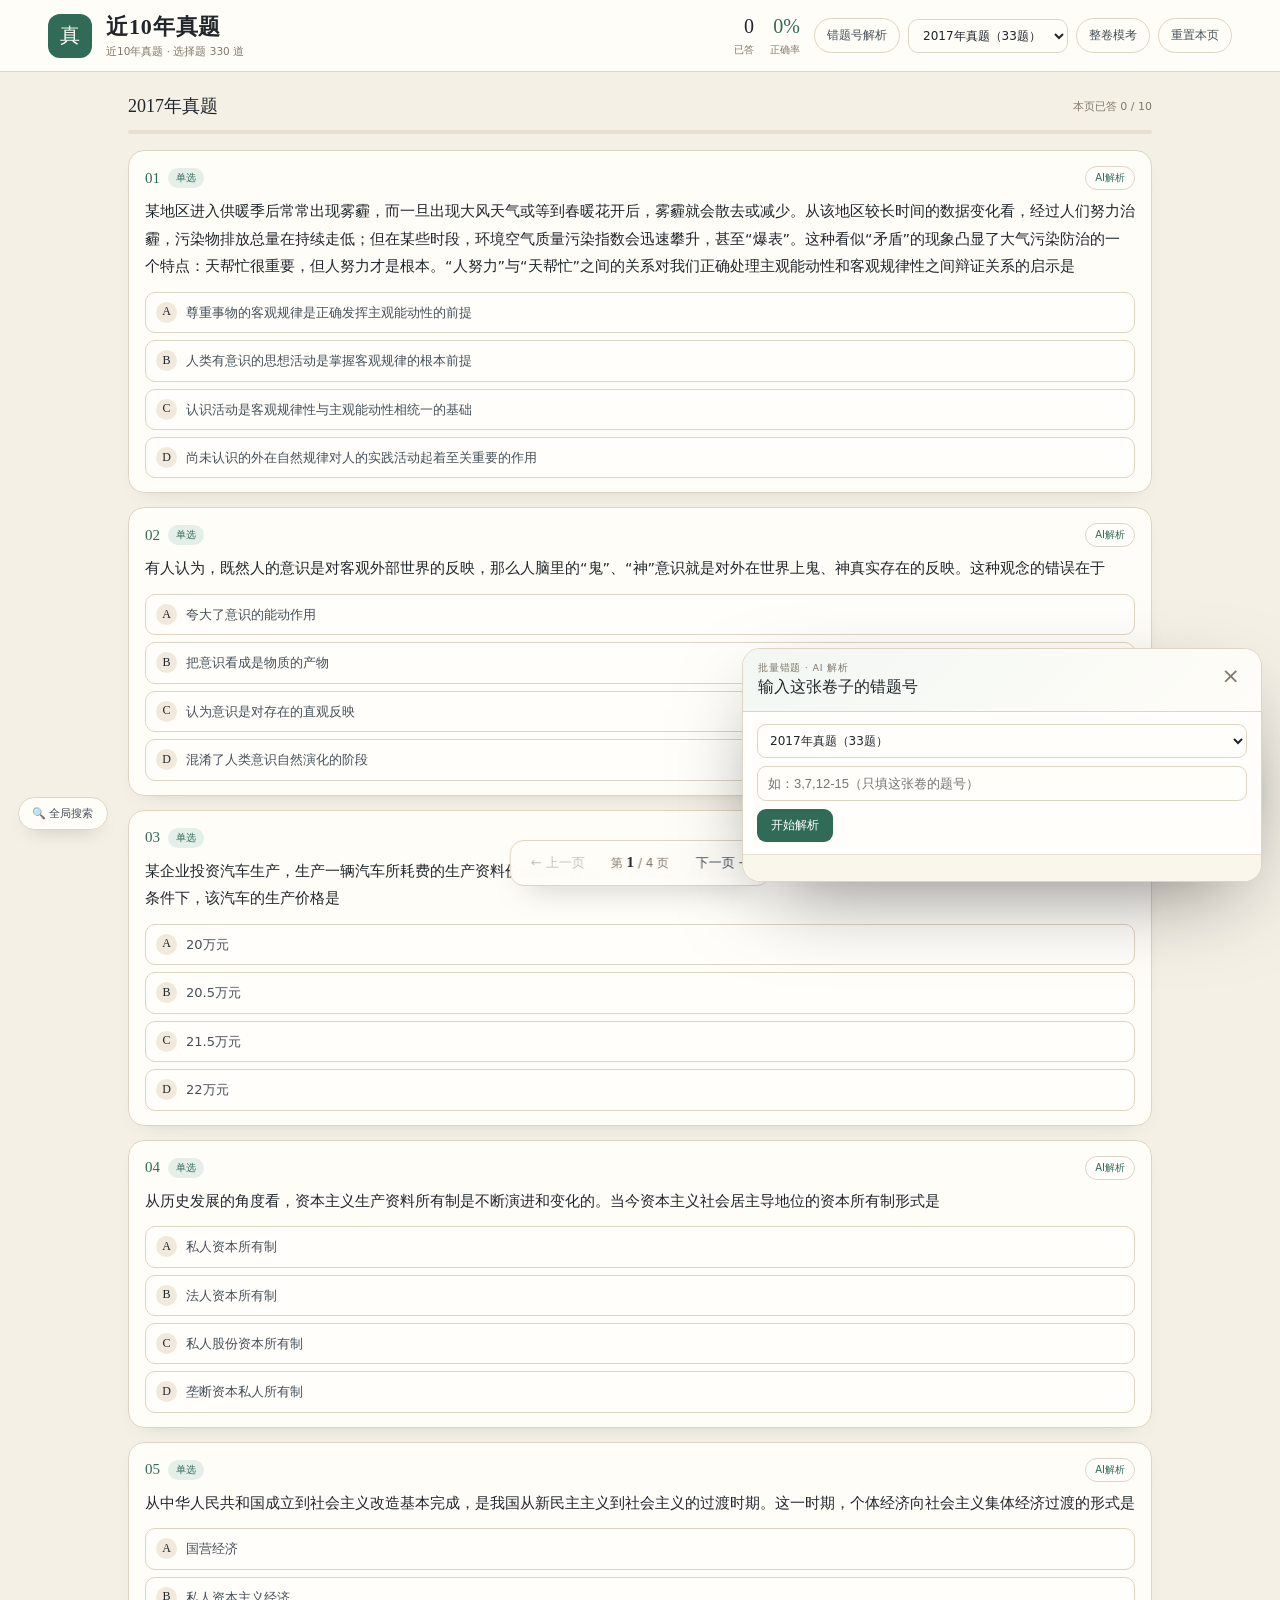
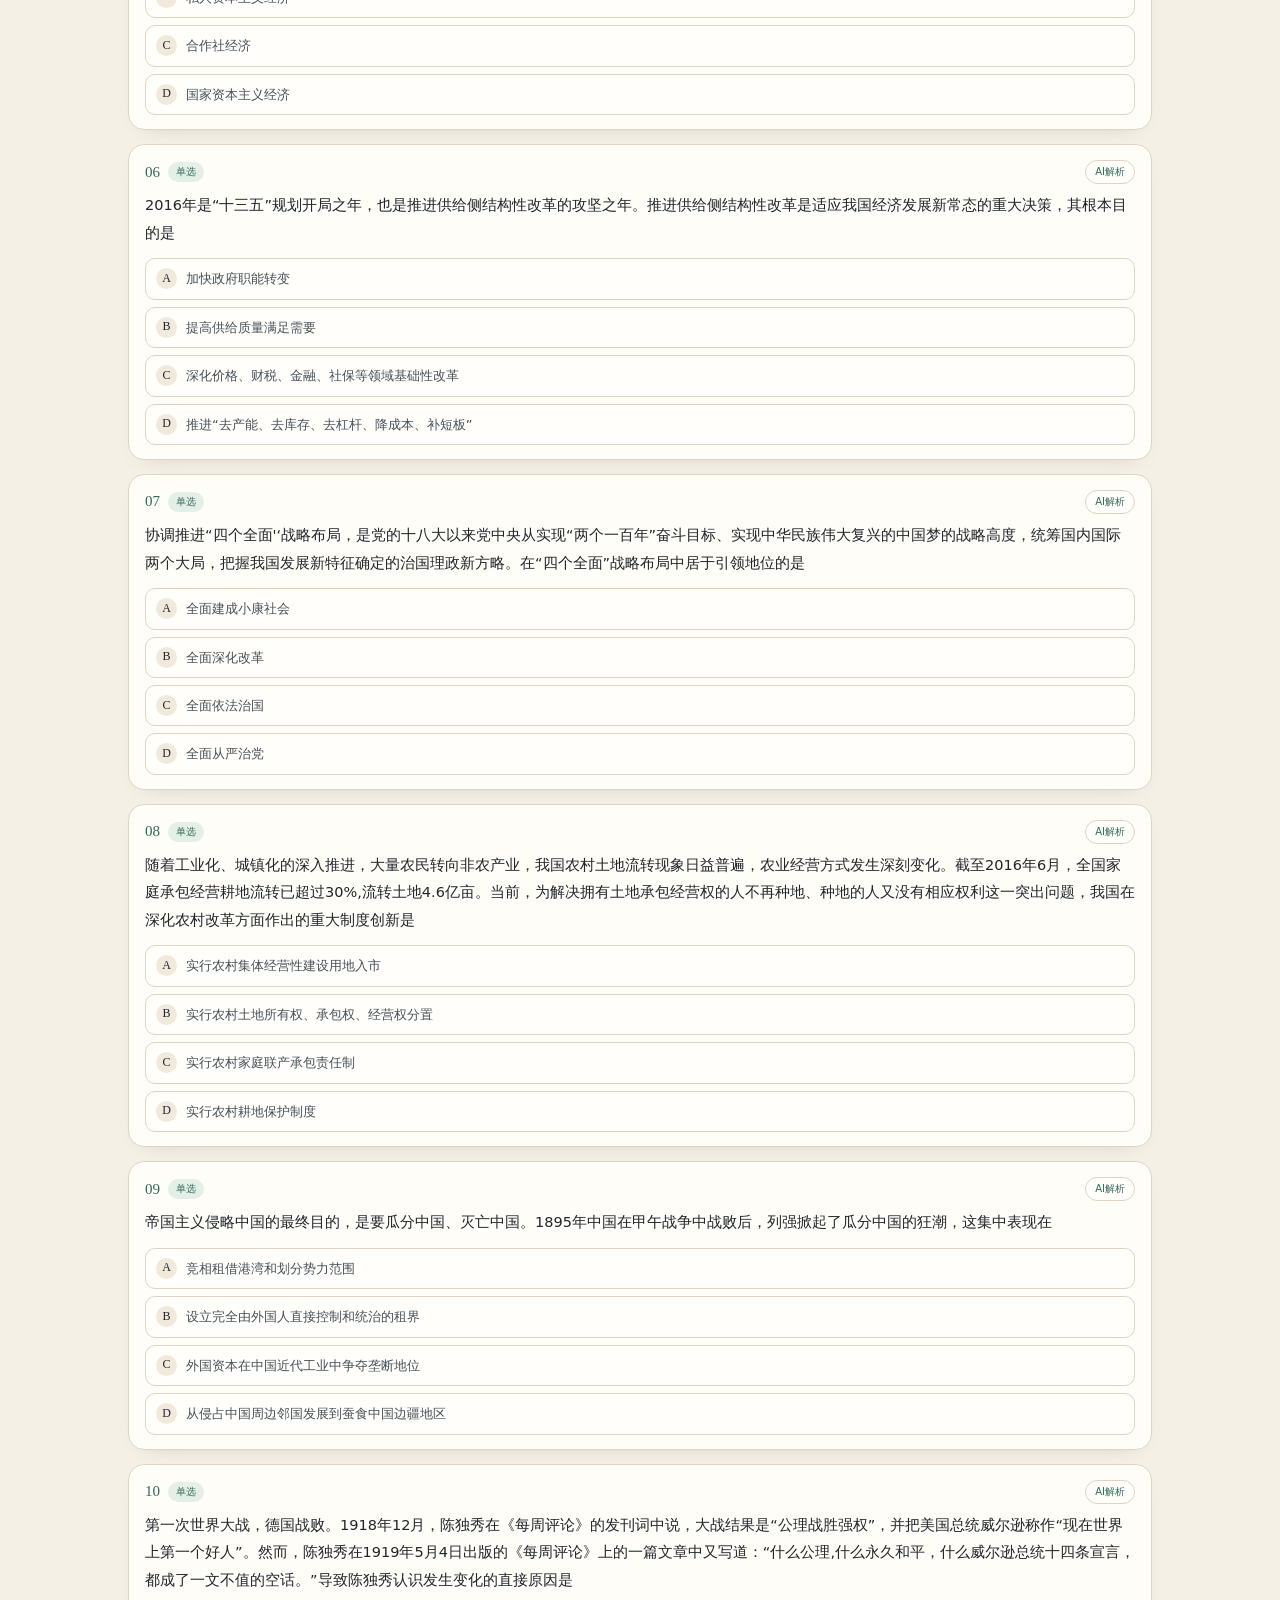
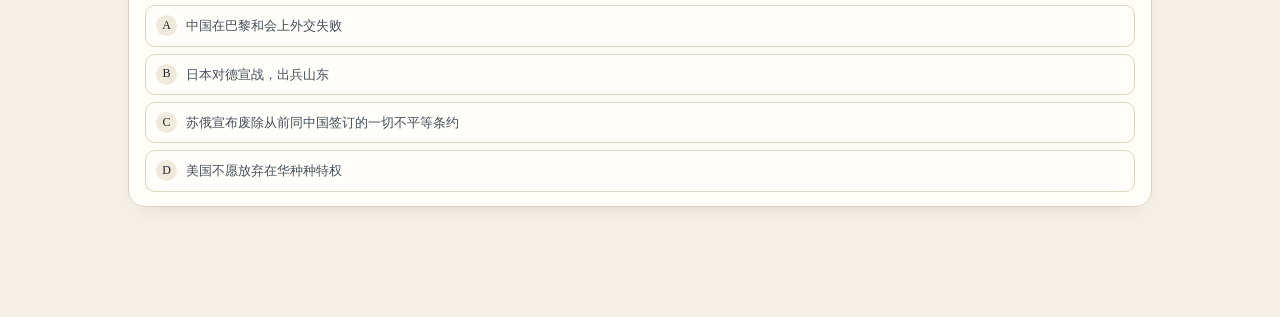
<file: zhenti.html>
<!DOCTYPE html>
<html lang="zh-CN">
<head>
<meta charset="UTF-8">
<meta name="viewport" content="width=device-width, initial-scale=1.0, viewport-fit=cover">
<title>近10年真题 · 2027考研政治</title>
<link rel="stylesheet" href="chat-widget.css">
<style>
  :root {
    --paper: #f5f0e6;
    --card: #fffdf8;
    --ink: #20262b;
    --ink-soft: #465058;
    --muted: #81796b;
    --line: #ded4c3;
    --jade: #2f6b56;
    --jade-soft: #e4efe8;
    --red: #a44437;
    --red-soft: #f7e7e1;
    --serif: "Songti SC", "STSong", "Noto Serif CJK SC", "SimSun", serif;
    --sans: "PingFang SC", "Microsoft YaHei", "Noto Sans CJK SC", system-ui, sans-serif;
  }
  * { box-sizing: border-box; }
  html { scroll-behavior: smooth; }
  body { margin: 0; background: var(--paper); color: var(--ink); font-family: var(--sans); }
  button, select { font: inherit; }
  .topbar { position: sticky; top: 0; z-index: 30; display: flex; align-items: center; gap: 14px; padding: 12px clamp(16px, 4vw, 48px); background: rgba(255,253,248,.94); border-bottom: 1px solid var(--line); backdrop-filter: blur(12px); }
  .seal { width: 44px; height: 44px; border-radius: 12px; background: var(--jade); color: #fffdf8; display: grid; place-items: center; font-family: var(--serif); font-size: 20px; text-decoration: none; flex: 0 0 auto; }
  .brand h1 { margin: 0; font-family: var(--serif); font-size: clamp(17px, 2.2vw, 22px); letter-spacing: .04em; }
  .brand p { margin: 3px 0 0; color: var(--muted); font-size: 10.5px; }
  .stats { margin-left: auto; display: flex; gap: 16px; }
  .stat b { display: block; font-family: var(--serif); font-size: 20px; font-weight: 500; text-align: right; }
  .stat small { color: var(--muted); font-size: 10px; }
  .stat .accent { color: var(--jade); }
  .actions { display: flex; align-items: center; gap: 8px; }
  .ghost-btn { border: 1px solid var(--line); background: transparent; border-radius: 999px; padding: 8px 12px; color: var(--ink-soft); font-size: 12px; cursor: pointer; }
  .ghost-btn:hover { border-color: var(--jade); color: var(--jade); }
  #section-select { max-width: 240px; border: 1px solid var(--line); background: var(--card); border-radius: 10px; padding: 8px 10px; color: var(--ink); font-size: 12px; }
  .wrap { max-width: 1080px; margin: 0 auto; padding: 18px clamp(12px, 3vw, 28px) 110px; }
  .meta { display: flex; flex-wrap: wrap; justify-content: space-between; gap: 8px; align-items: center; margin: 4px 0 12px; color: var(--muted); font-size: 11px; }
  .meta strong { color: var(--ink); font-family: var(--serif); font-size: 18px; font-weight: 500; }
  .progress { height: 4px; background: #e7dfd1; border-radius: 999px; overflow: hidden; margin-bottom: 16px; }
  .progress i { display: block; height: 100%; width: 0; background: var(--jade); transition: width .25s ease; }
  #quiz { display: grid; gap: 14px; }
  .q-card { background: var(--card); border: 1px solid var(--line); border-radius: 16px; padding: 15px 16px 14px; box-shadow: 0 8px 22px -18px rgba(32,38,43,.35); }
  .q-card.ok { border-color: #b9d5c4; }
  .q-card.bad { border-color: #e3bdb4; }
  .q-head { display: flex; align-items: center; gap: 8px; margin-bottom: 8px; }
  .q-num { font-family: var(--serif); color: var(--jade); font-size: 15px; }
  .q-type { border-radius: 999px; background: var(--jade-soft); color: var(--jade); padding: 3px 8px; font-size: 10px; }
  .q-type.multi { background: #f3ead8; color: #8a6127; }
  .q-chapter { color: var(--muted); font-size: 10px; border-left: 2px solid var(--line); padding-left: 7px; }
  .ai-mini { margin-left: auto; border: 1px solid var(--line); background: #fffefb; color: var(--jade); border-radius: 999px; padding: 4px 9px; font-size: 10px; cursor: pointer; }
  .ai-mini:hover { border-color: var(--jade); background: var(--jade-soft); }
  @keyframes flashCard { 0%,100% { box-shadow: 0 0 0 0 rgba(47,107,86,0); } 40% { box-shadow: 0 0 0 5px rgba(47,107,86,.18); } }
  .q-card.flash { animation: flashCard 1.1s ease 2; }
  .q-stem { margin: 0 0 11px; font-size: 14.5px; line-height: 1.9; }
  .options { display: grid; gap: 7px; }
  .option { display: flex; align-items: flex-start; gap: 9px; width: 100%; text-align: left; border: 1px solid var(--line); background: #fffefb; border-radius: 10px; padding: 9px 10px; color: var(--ink-soft); font-size: 13px; line-height: 1.65; cursor: pointer; transition: border-color .15s, background .15s; }
  .option:hover { border-color: #b9c7b8; background: #fbf8ef; }
  .option .letter { flex: 0 0 21px; height: 21px; border-radius: 50%; background: #f1eadc; color: var(--ink); display: grid; place-items: center; font-family: var(--serif); font-size: 12px; }
  .option.picked { border-color: var(--jade); background: #f1f7f2; }
  .option.picked .letter { background: var(--jade); color: #fff; }
  .option.correct { border-color: #a9cdb7; background: #edf7f0; }
  .option.correct .letter { background: var(--jade); color: #fff; }
  .option.wrong { border-color: #dfb1a6; background: var(--red-soft); }
  .option.wrong .letter { background: var(--red); color: #fff; }
  .option.locked { cursor: default; }
  .submit-row { display: flex; justify-content: flex-end; margin-top: 9px; }
  .submit-btn { border: 0; border-radius: 9px; background: var(--jade); color: #fff; padding: 8px 14px; font-size: 12px; cursor: pointer; }
  .feedback { margin-top: 10px; border-radius: 9px; padding: 8px 10px; font-size: 11.5px; line-height: 1.7; }
  .feedback.ok { background: var(--jade-soft); color: #245846; }
  .feedback.bad { background: var(--red-soft); color: #7d3329; }
  .feedback b { font-family: var(--serif); }
  .explain { margin-top: 8px; border-top: 1px dashed rgba(222,212,195,.9); padding-top: 8px; color: var(--ink-soft); font-size: 11.5px; line-height: 1.85; }
  .explain b { color: var(--jade); font-family: var(--serif); margin-right: 4px; }
  .pager { position: fixed; left: 50%; bottom: 14px; transform: translateX(-50%); z-index: 25; display: flex; align-items: center; gap: 18px; padding: 8px 12px; border: 1px solid var(--line); border-radius: 14px; background: rgba(255,253,248,.96); box-shadow: 0 14px 30px -18px rgba(32,38,43,.5); backdrop-filter: blur(12px); }
  .pager button { border: 0; background: transparent; color: var(--ink-soft); font-size: 13px; cursor: pointer; padding: 5px 8px; }
  .pager button:disabled { opacity: .35; cursor: default; }
  .pager span { color: var(--muted); font-size: 12px; }
  .pager b { color: var(--ink); font-family: var(--serif); font-size: 15px; }
  #empty { text-align: center; padding: 60px 16px; color: var(--muted); }
  dialog { width: min(92vw, 420px); border: 1px solid var(--line); border-radius: 16px; background: var(--card); color: var(--ink); padding: 0; }
  dialog::backdrop { background: rgba(32,38,43,.35); }
  .sheet-head { display: flex; justify-content: space-between; align-items: center; padding: 14px 16px; border-bottom: 1px solid var(--line); }
  .sheet-head h3 { margin: 0; font-family: var(--serif); font-size: 17px; font-weight: 500; }
  .icon-btn { border: 0; background: transparent; color: var(--muted); font-size: 20px; cursor: pointer; }
  .confirm-body { padding: 16px; }
  .confirm-body p { margin: 0 0 16px; color: var(--ink-soft); font-size: 13px; line-height: 1.8; }
  .confirm-actions { display: flex; justify-content: flex-end; gap: 8px; }
  .btn-cancel, .btn-danger { border: 1px solid var(--line); border-radius: 9px; padding: 8px 14px; background: transparent; color: var(--ink-soft); font-size: 12px; cursor: pointer; }
  .btn-danger { border-color: #d9b3a7; color: #8d3b2f; background: #fbf0ec; }
  @media (max-width: 700px) {
    .topbar { flex-wrap: wrap; padding: 10px 14px; gap: 9px; }
    .stats { margin-left: auto; gap: 10px; }
    .stat b { font-size: 16px; }
    .actions { order: 5; width: 100%; }
    #section-select { flex: 1; max-width: none; }
    .q-stem { font-size: 14px; }
    .pager { bottom: 8px; width: calc(100vw - 24px); justify-content: space-between; }
  }
</style>
</head>
<body>
<header class="topbar">
  <a class="seal" href="index.html" aria-label="返回选择">真</a>
  <div class="brand">
    <h1>近10年真题</h1>
    <p>近10年真题 · 选择题 330 道</p>
  </div>
  <div class="stats">
    <div class="stat"><b id="stat-answered">0</b><small>已答</small></div>
    <div class="stat"><b id="stat-accuracy" class="accent">0%</b><small>正确率</small></div>
  </div>
  <div class="actions">
    <select id="section-select" aria-label="选择部分"></select>
    <a class="ghost-btn" href="mock.html" style="text-decoration:none">整卷模考</a>
    <button class="ghost-btn" id="btn-reset" type="button">重置本页</button>
  </div>
</header>

<main class="wrap">
  <div class="meta">
    <div><strong id="section-title"></strong></div>
    <div id="page-progress">本页已答 0 / 10</div>
  </div>
  <div class="progress"><i id="progress-fill"></i></div>
  <div id="quiz"></div>
  <div id="empty" hidden>这一部分暂时没有题目。</div>
</main>

<div class="pager">
  <button id="prev" type="button">← 上一页</button>
  <span>第 <b id="page-label">1</b> / <span id="page-total">1</span> 页</span>
  <button id="next" type="button">下一页 →</button>
</div>

<dialog id="reset-dialog">
  <div class="sheet-head">
    <h3>重置本页？</h3>
    <button class="icon-btn" type="button" data-close="reset-dialog" aria-label="关闭">×</button>
  </div>
  <div class="confirm-body">
    <p id="reset-desc">只会清空当前页的作答记录，不影响其他页。</p>
    <div class="confirm-actions">
      <button class="btn-cancel" type="button" data-close="reset-dialog">取消</button>
      <button class="btn-danger" id="confirm-reset" type="button">重置本页</button>
    </div>
  </div>
</dialog>

<script src="handbook-data.js"></script>
<script src="xiao1000-index.js"></script>
<script src="study-ai.js"></script>
<script src="chat-widget.js"></script>
<script>
const STORAGE_KEY = "kaoyan-politics-zhenti-2017-2026-v1";
const SECTIONS = [{"id": "y2017", "title": "2017年真题", "questions": [{"id": "y2017-1", "num": 1, "type": "single", "chapter": "", "stem": "某地区进入供暖季后常常出现雾霾，而一旦出现大风天气或等到春暖花开后，雾霾就会散去或减少。从该地区较长时间的数据变化看，经过人们努力治霾，污染物排放总量在持续走低；但在某些时段，环境空气质量污染指数会迅速攀升，甚至“爆表”。这种看似“矛盾”的现象凸显了大气污染防治的一个特点：天帮忙很重要，但人努力才是根本。“人努力”与“天帮忙”之间的关系对我们正确处理主观能动性和客观规律性之间辩证关系的启示是", "options": {"A": "尊重事物的客观规律是正确发挥主观能动性的前提", "B": "人类有意识的思想活动是掌握客观规律的根本前提", "C": "认识活动是客观规律性与主观能动性相统一的基础", "D": "尚未认识的外在自然规律对人的实践活动起着至关重要的作用"}, "answer": "A", "explain": ""}, {"id": "y2017-2", "num": 2, "type": "single", "chapter": "", "stem": "有人认为，既然人的意识是对客观外部世界的反映，那么人脑里的“鬼”、“神”意识就是对外在世界上鬼、神真实存在的反映。这种观念的错误在于", "options": {"A": "夸大了意识的能动作用", "B": "把意识看成是物质的产物", "C": "认为意识是对存在的直观反映", "D": "混淆了人类意识自然演化的阶段"}, "answer": "C", "explain": ""}, {"id": "y2017-3", "num": 3, "type": "single", "chapter": "", "stem": "某企业投资汽车生产，生产一辆汽车所耗费的生产资料价值为15万元、支付给工人的工资为5万元，假定市场的平均利润率为10%,那么，在自由竞争条件下，该汽车的生产价格是", "options": {"A": "20万元", "B": "20.5万元", "C": "21.5万元", "D": "22万元"}, "answer": "D", "explain": ""}, {"id": "y2017-4", "num": 4, "type": "single", "chapter": "", "stem": "从历史发展的角度看，资本主义生产资料所有制是不断演进和变化的。当今资本主义社会居主导地位的资本所有制形式是", "options": {"A": "私人资本所有制", "B": "法人资本所有制", "C": "私人股份资本所有制", "D": "垄断资本私人所有制"}, "answer": "B", "explain": ""}, {"id": "y2017-5", "num": 5, "type": "single", "chapter": "", "stem": "从中华人民共和国成立到社会主义改造基本完成，是我国从新民主主义到社会主义的过渡时期。这一时期，个体经济向社会主义集体经济过渡的形式是", "options": {"A": "国营经济", "B": "私人资本主义经济", "C": "合作社经济", "D": "国家资本主义经济"}, "answer": "C", "explain": ""}, {"id": "y2017-6", "num": 6, "type": "single", "chapter": "", "stem": "2016年是“十三五”规划开局之年，也是推进供给侧结构性改革的攻坚之年。推进供给侧结构性改革是适应我国经济发展新常态的重大决策，其根本目的是", "options": {"A": "加快政府职能转变", "B": "提高供给质量满足需要", "C": "深化价格、财税、金融、社保等领域基础性改革", "D": "推进“去产能、去库存、去杠杆、降成本、补短板”"}, "answer": "B", "explain": ""}, {"id": "y2017-7", "num": 7, "type": "single", "chapter": "", "stem": "协调推进“四个全面'‘战略布局，是党的十八大以来党中央从实现“两个一百年”奋斗目标、实现中华民族伟大复兴的中国梦的战略高度，统筹国内国际两个大局，把握我国发展新特征确定的治国理政新方略。在“四个全面”战略布局中居于引领地位的是", "options": {"A": "全面建成小康社会", "B": "全面深化改革", "C": "全面依法治国", "D": "全面从严治党"}, "answer": "A", "explain": ""}, {"id": "y2017-8", "num": 8, "type": "single", "chapter": "", "stem": "随着工业化、城镇化的深入推进，大量农民转向非农产业，我国农村土地流转现象日益普遍，农业经营方式发生深刻变化。截至2016年6月，全国家庭承包经营耕地流转已超过30%,流转土地4.6亿亩。当前，为解决拥有土地承包经营权的人不再种地、种地的人又没有相应权利这一突出问题，我国在深化农村改革方面作出的重大制度创新是", "options": {"A": "实行农村集体经营性建设用地入市", "B": "实行农村土地所有权、承包权、经营权分置", "C": "实行农村家庭联产承包责任制", "D": "实行农村耕地保护制度"}, "answer": "B", "explain": ""}, {"id": "y2017-9", "num": 9, "type": "single", "chapter": "", "stem": "帝国主义侵略中国的最终目的，是要瓜分中国、灭亡中国。1895年中国在甲午战争中战败后，列强掀起了瓜分中国的狂潮，这集中表现在", "options": {"A": "竞相租借港湾和划分势力范围", "B": "设立完全由外国人直接控制和统治的租界", "C": "外国资本在中国近代工业中争夺垄断地位", "D": "从侵占中国周边邻国发展到蚕食中国边疆地区"}, "answer": "A", "explain": ""}, {"id": "y2017-10", "num": 10, "type": "single", "chapter": "", "stem": "第一次世界大战，德国战败。1918年12月，陈独秀在《每周评论》的发刊词中说，大战结果是“公理战胜强权”，并把美国总统威尔逊称作“现在世界上第一个好人”。然而，陈独秀在1919年5月4日出版的《每周评论》上的一篇文章中又写道：“什么公理,什么永久和平，什么威尔逊总统十四条宣言，都成了一文不值的空话。”导致陈独秀认识发生变化的直接原因是", "options": {"A": "中国在巴黎和会上外交失败", "B": "日本对德宣战，出兵山东", "C": "苏俄宣布废除从前同中国签订的一切不平等条约", "D": "美国不愿放弃在华种种特权"}, "answer": "A", "explain": ""}, {"id": "y2017-11", "num": 11, "type": "single", "chapter": "", "stem": "毛泽东思想是马克思主义中国化的第一大理论成果，是在中国革命和建设的实践中逐步形成和发展起来的。在土地革命战争后期和抗日战争时期，毛泽东思想得到多方面展开而达到成熟，其标志是", "options": {"A": "农村包围城市、武装夺取政权理论的科学概括", "B": "新民主主义理论的系统阐明", "C": "人民民主专政理论的完整论述", "D": "思想政治工作和文化工作理论的系统提出"}, "answer": "B", "explain": ""}, {"id": "y2017-12", "num": 12, "type": "single", "chapter": "", "stem": "1947年6月底，根据中共中央的决策和部署，刘伯承、邓小平率领的晋冀鲁豫野战军主力，实施中央突破，千里跃进大别山；陈毅、粟裕指挥的华东野战军主力为东路，挺进苏鲁豫皖地区；陈處、谢富治指挥的晋冀鲁豫野战军一部为西路，挺进豫西。三路大军相互策应，机动歼敌，迫使国民党军处于被动地位。这表明", "options": {"A": "人民解放战争进入战略相持阶段", "B": "人民解放战争战略进攻的序幕由此揭开", "C": "人民解放军同国民党军队进行战略决战的时机已经成熟", "D": "人民解放军在数量上已经超过国民党军队"}, "answer": "B", "explain": ""}, {"id": "y2017-13", "num": 13, "type": "single", "chapter": "", "stem": "信念是认知、情感和意志的有机统一体，是人们在一定的认识基础上确立的对某种思想或事物坚信不疑并身体力行的心理态度和精神状态。信念是人们追求理想目标的强大动力，决定事业的成败。信念有不同的层次和类型，其中", "options": {"A": "高层次的信念决定低层次的信念", "B": "低层次的信念代表了一个人的基本信仰", "C": "相同社会环境中生活的人们的信念始终一致", "D": "各种信念没有科学与非科学之分"}, "answer": "A", "explain": ""}, {"id": "y2017-14", "num": 14, "type": "single", "chapter": "", "stem": "社会主义核心价值观为人们确定和实现人生价值提供了基本遵循。人生价值评价主要是看一个人的人生活动是否符合社会的客观规律，其评价的根本尺度是", "options": {"A": "历史标准", "B": "经济标准", "C": "政治标准", "D": "文化标准"}, "answer": "A", "explain": ""}, {"id": "y2017-15", "num": 15, "type": "single", "chapter": "", "stem": "自2016年5月20日台湾地区新领导人就职以来，两岸制度化沟通和协商谈判机制中断。其根本原因在于", "options": {"A": "台湾在美国测试新的导弹防御系统", "B": "美国高规格“礼遇”台湾当局领导人过境", "C": "台湾当局减少了赴台旅游大陆游客的配额", "D": "台湾当局没有明确承认“九二共识”及其核心意涵"}, "answer": "D", "explain": ""}, {"id": "y2017-16", "num": 16, "type": "single", "chapter": "", "stem": "第二次世界大战后，中东经历了长期和频繁的战争与冲突，是世界最动荡的地区，被称为“火药库”。2016年11月29日，联合国举行“声援巴勒斯坦人民国际日”纪念大会，中国国家主席习近平向大会致贺电，表示中国作为联合国安理会常任理事国，愿同国际社会一道，为早日实现中东全面、公正、持久和平作出不懈努力。中东问题的核心是", "options": {"A": "伊朗核问题", "B": "教派冲突问题", "C": "恐怖主义问题", "D": "巴勒斯坦问题"}, "answer": "D", "explain": ""}, {"id": "y2017-17", "num": 17, "type": "multiple", "chapter": "", "stem": "生物学史，可以说是显微镜的发展史。17世纪中叶，英国科学家使用诞生不久的显微镜观察软木塞，发现了植物细胞，开启了近现代生物学的大门。此后，显微镜的放大能力和成像质量不断提升，人类对细胞的认知也随之深刻和全面。20世纪中叶，科学家们利用X射线晶体学发现了DNA（脱氧核糖核酸）双螺旋结构，人类的观察极限从亚细胞结构推向了分子结构。我国科学家的重要科研成果“剪接体的高分辨率三维结构”的背后，也站着一个默默无闻的英雄一一冷冻电子显微镜。显微镜在生物科学发现中的作用表明", "options": {"A": "探索未知世界的科学实验是人类最基本的实践活动", "B": "实践的主体和客体正是依靠中介系统才能够相互作用", "C": "人类认识水平的提高与实践条件的进步有着直接的关系", "D": "实践主体、客体和中介三者的有机统一构成实践的基本结构"}, "answer": "BCD", "explain": ""}, {"id": "y2017-18", "num": 18, "type": "multiple", "chapter": "", "stem": "唯物史观在坚持人民群众是历史的创造者这一基本前提下，高度重视个人在历史上的作用。历史人物是一定历史事件的主要倡导者、组织领导者或思想理论、科学文化的重要代表人物。下列关于历史人物历史作用的正确认识是", "options": {"A": "历史人物对历史发展的作用都是积极的", "B": "历史人物会因其智慧、性格等因素对社会进程发生影响", "C": "具有进步意义的历史人物往往能够首先发现或提出历史进程中新的历史任务", "D": "历史人物不论发挥什么样的作用都不能决定和改变历史发展的总进程和总方向"}, "answer": "BCD", "explain": ""}, {"id": "y2017-19", "num": 19, "type": "multiple", "chapter": "", "stem": "马克思指出，所谓资本原始积累“只不过是生产者和生产资料分离的历史过程。这个过程所以表现为'原始的'，因为它形成资本及与之相适应的生产方式的前史。”资本原始积累的主要途径有", "options": {"A": "用暴力手段剥夺农民土地", "B": "用剥削手段榨取剩余价值", "C": "用野蛮手段进行殖民掠夺", "D": "用资本手段获取市场暴利"}, "answer": "AC", "explain": ""}, {"id": "y2017-20", "num": 20, "type": "multiple", "chapter": "", "stem": "当今世界正处在新科技革命和产业革命的交汇点，以机器人技术为代表的科技产业发展十分迅速。机器人在生产过程中的广泛使用，使资本有机构成不断提高。然而，就一般意义而言，资本有机构成的提高实际上是", "options": {"A": "由资本的本性决定的", "B": "不以人的意志为转移的一般趋势", "C": "社会产生相对过剩人口的一个重要原因", "D": "一个社会增长财富和消除贫困的根本途径"}, "answer": "ABC", "explain": ""}, {"id": "y2017-21", "num": 21, "type": "multiple", "chapter": "", "stem": "1921年3月，俄共（布）召开十大，决定从战时共产主义政策过渡到新经济政策。在实施新经济政策期间，列宁对苏维埃俄国如何建设社会主义进行了深刻的理论思考，提出了许多精辟的论述，其主要内容包括", "options": {"A": "允许多种经济成分并存，可以利用商品、货币和市场发展经济", "B": "把大力发展生产力、提高劳动生产率放在首要地位", "C": "把建设社会主义作为一个长期探索、不断实践的过程", "D": "可以利用资本主义来建设社会主义"}, "answer": "ABCD", "explain": ""}, {"id": "y2017-22", "num": 22, "type": "multiple", "chapter": "", "stem": "在庆祝中国共产党成立95周年大会上，习近平总书记强调指出：“坚持不忘初心、继续前进，要坚持党的基本路线不动摇，不断把中国特色社会主义伟大事业推向前进。”改革开放以来，党和国家领导人一再强调要毫不动摇地坚持党的基本路线，这主要是因为，实践已经证明党的基本路线是", "options": {"A": "党和国家的生命线、人民的幸福线", "B": "兴国、立国、强国的重大法宝", "C": "实现科学发展的政治保证", "D": "思想路线的核心"}, "answer": "ABC", "explain": ""}, {"id": "y2017-23", "num": 23, "type": "multiple", "chapter": "", "stem": "“一带一路”倡议提出三年来，已经有100多个国家和国际组织参与其中，我国同沿线30多个国家签署共建合作协议，与20多个国家开展了国际产能合作，一批有影响力的标志性项目逐步落地。截至2016年7月，我国对“一带一路”相关国家的投资累计已达511亿美元，占同期对外直接投资总额的12%;与沿线国家新签承包工程合同1.25万份，累计合同额2790亿美元。我国推进“一带一路”建设旨在", "options": {"A": "统筹国内国际两个大局", "B": "促进沿线各国共同繁荣", "C": "打造开放、包容、均衡、普惠的区域经济合作架构", "D": "探索国际合作及全球治理新模式"}, "answer": "ABCD", "explain": ""}, {"id": "y2017-24", "num": 24, "type": "multiple", "chapter": "", "stem": "2016年7月以来，中央陆续派出环保督察组进驻各地进行现场督察，掀起了一场新的治污问责风暴。环保督察，从环保部门牵头到中央主导，从以查企业为主转变为“查督并举，以督政为主”，这是我国环境监管模式的重大变革和完善生态文明制度体系的重要举措。建立环保督察工作机制有利于", "options": {"A": "处理好政府与市场的关系", "B": "落实环境保护主体责任", "C": "强化领导责任和监管责任", "D": "完善领导干部目标责任考核制度"}, "answer": "BCD", "explain": ""}, {"id": "y2017-25", "num": 25, "type": "multiple", "chapter": "", "stem": "党的十八届五中全会提出“创新、协调、绿色、开放、共享”的新发展理念，把创新作为引领发展的第一动力。在这一新发展理念的指导下，2016年5月党中央和国务院颁布了《国家创新驱动发展战略纲要》。把创新作为引领发展的第一动力是", "options": {"A": "分析世界发展历程和总结我国改革开放实践得岀的结论", "B": "构建和谐世界的内在要求", "C": "引领经济发展新常态的根本之策", "D": "提高核心竞争力的必然选择"}, "answer": "ACD", "explain": ""}, {"id": "y2017-26", "num": 26, "type": "multiple", "chapter": "", "stem": "严肃党内政治生活是我们党的优良传统和政治优势，也是全面从严治党的基础。党的十八届六中全会审议通过了《关于新形势下党内政治生活的若干准则》和《中国共产党党内监督条例》，提出了新形势下加强和规范党内政治生活的新要求，其主婆内容是", "options": {"A": "着力增强党内政治生活的政治性、时代性、原则性、战斗性", "B": "着力增强党自我净化、自我完善、自我革新、自我提高能力", "C": "着力提高党的领导水平和执政水平、增强拒腐防变和抵御风险能力", "D": "着力维护党中央权威、保证党的团结统一、保持党的先进性和纯洁性"}, "answer": "ABCD", "explain": ""}, {"id": "y2017-27", "num": 27, "type": "multiple", "chapter": "", "stem": "在半殖民地半封建社会的条件下，中国不可能在独立的基础上与外国发生经济往来，资本—帝国主义列强同中国发生经济关系，不是为了推动中国经济的发展，而是为了控制中国的经济。列强控制中国经济的方式有", "options": {"A": "在中国设立出版机构宣传西学", "B": "在中国设立银行", "C": "控制中国的关税和盐税", "D": "控制中国的交通运输业"}, "answer": "BCD", "explain": ""}, {"id": "y2017-28", "num": 28, "type": "multiple", "chapter": "", "stem": "孙中山先生是伟大的民族英雄、伟大的爱国主义者、中国民主革命的伟大先驱，一生以革命为己任，立志救国救民，为中华民族作出了彪炳史册的贡献。孙中山先生的伟大表现在", "options": {"A": "领导了辛亥革命", "B": "发动了以推翻北洋军阀统治为目标的北伐战争", "C": "重新解释三民主义并提出了联俄、联共、扶助农工三大政策", "D": "坚定维护民主共和制度和国家完整统一"}, "answer": "ACD", "explain": ""}, {"id": "y2017-29", "num": 29, "type": "multiple", "chapter": "", "stem": "1978年12月18日到22日，党的十一届三中全会在北京召开。会议的主要任务是确定把全党工作重点转移到社会主义现代化建设上来。这次全会是新中国成立以来党的历史上具有深选意义的伟大转折。全会结束了粉碎“四人帮”后两年党和国家工作在徘徊中前进的扃面，标志着中国共产党", "options": {"A": "重新确立了马克思主义的思想路线、政治路线、组织路线", "B": "开始了在思想、政治、组织等领域的全面拨乱反正", "C": "形成了以邓小平为核心的党的中央领导集体", "D": "揭开了社会主义改革开放的序幕"}, "answer": "ABCD", "explain": ""}, {"id": "y2017-30", "num": 30, "type": "multiple", "chapter": "", "stem": "我国法律文化有悠久的历史和传承，据《说文解字》阐释，汶语中“法“的古体是“濾七“渡，刑也，平之如水，从水；麻，所以触不直者去之，从去。”在古代，“法”主要表现为“刑”或“刑律”，“刑”既有刑戮、罚罪之意，也有规范之意；“鳥”也称“獺笏”,是神话中的独角兽，它公正不阿，善断是非曲直。上述材料表明，在传统文化中人们对法律的理解和诉求是", "options": {"A": "法律具有至高无上的地位", "B": "法律体现了君权神授的思想", "C": "法律富含着公平如水、正义神圣的深刻意蕴", "D": "法律寄托着惩恶扬善、匡扶正义的价值追求"}, "answer": "CD", "explain": ""}, {"id": "y2017-31", "num": 31, "type": "multiple", "chapter": "", "stem": "公共生活中个人权利与他人权利发生冲突在所难免，比如学生宿舍里有人看书，有人休息，有人婆听音乐……对解决权利冲突要有正确的认识，虽然每个人都有行使个人权利的自由，但也要尊重他人的权利。这是因为", "options": {"A": "尊重他人权利是公民权利意识的重要内容", "B": "尊重他人权利既是一项法律义务，也是一项道德义务", "C": "权利实现的内在动力是人们彼此之间对各自权利的相互尊重", "D": "不尊重他人权利，就可能丧失自己的权利"}, "answer": "ABCD", "explain": ""}, {"id": "y2017-32", "num": 32, "type": "multiple", "chapter": "", "stem": "中国人民解放军战区成立大会于2016年2月1日在北京隆重举行。中共中央总书记、国家.主席、中央军委主席习近平向东部战区、南部战区、西部战区、北部战区、中部战区授予军旗并发布训令。建立五大战区及组建战区联合作战指挥机构是", "options": {"A": "为实现中国梦强军梦作出的战略决策", "B": "构建我军联合作战体系的历史性进展", "C": "加强国际军事合作与交流的重大步骤", "D": "全面实施改革强军战略的标志性举措"}, "answer": "ABD", "explain": ""}, {"id": "y2017-33", "num": 33, "type": "multiple", "chapter": "", "stem": "2016年6月23日，英国举行脱离欧盟全民公投，脱欧阵营以51.9%对留欧阵营48.1%的微弱得票优势胜出，英国成为首个投票脱离欧盟的国家，为欧洲一体化进程带来变数。导致英国“脱欧”的因素主要有", "options": {"A": "英国“疑欧主义”传统", "B": "英国始终反对欧洲一体化", "C": "欧洲遭遇史上最大难民潮冲击", "D": "英国不愿受欧盟某些监管规则束缚"}, "answer": "ACD", "explain": ""}]}, {"id": "y2018", "title": "2018年真题", "questions": [{"id": "y2018-1", "num": 1, "type": "single", "chapter": "", "stem": "马克思主义的产生具有深刻的社会根源、阶级基础和思想渊源。其创始人马克思1818年5月5日出生在德国特利尔城的一个律师家庭，恩格斯1820年11月28日出生在德国巴门市的一个工厂主家庭，他们放弃了舒适安逸的生活，毅然选择了充满荆棘坎坷的革命道路，创立了科学社会主义。马克思、恩格斯之所以能够创立科学社会主义，主要是因为", "options": {"A": "德国是当时最为发达的资本主义国家", "B": "他们对时代有着超越常人的认知能力", "C": "社会历史条件和个人努力的相互作用", "D": "他们拥有优良的家庭背景和教育经历"}, "answer": "C", "explain": ""}, {"id": "y2018-2", "num": 2, "type": "single", "chapter": "", "stem": "\"马者所以命形也；白者所以命色也。命色者非命形也，故曰白马非马。”从唯物辩证法的观点看，“白马非马”这一命题的错误在于", "options": {"A": "模糊了事物本质和现象之间的联系", "B": "割裂了事物共性和个性之间的联系", "C": "混淆了事物内容和形式之间的区别", "D": "颠倒了事物形态和功能之间的关系"}, "answer": "B", "explain": ""}, {"id": "y2018-3", "num": 3, "type": "single", "chapter": "", "stem": "坚持以人民为中心，就必须坚持人民主体地位，坚持立党为公、执政为民，践行全心全意为人民服务的根本宗旨，把党的群众路线贯彻到治国理政全部活动之中，把人民对美好生活的向往作为奋斗目标。“坚持以人民为中心”的理论基础是唯物史观关于", "options": {"A": "人民群众是历史的创造者的原理", "B": "人的本质是一切社会关系的总和的原理", "C": "人民群众的活动受到社会历史条件制约的原理", "D": "总体的人在总体的历史过程中的主体地位的原理"}, "answer": "A", "explain": ""}, {"id": "y2018-4", "num": 4, "type": "single", "chapter": "", "stem": "《资本论》（德文版）第一卷于1867年9月在汉堡出版，其影响力历经150年风雨而不衰，至今对我们分析、理解现实经济问题依然具有很强的指导意义。马克思主义政治经济学的理论十分丰富，其中“理解政治经济学的枢纽”的理论是", "options": {"A": "商品二因素理论", "B": "价值规律理论", "C": "劳动二重性理论", "D": "剩余价值理论"}, "answer": "C", "explain": ""}, {"id": "y2018-5", "num": 5, "type": "single", "chapter": "", "stem": "经济建设是全党的中心工作，坚持以经济建设为中心不动摇，就必须坚持以经济体制改革为重点不动摇。当前，我国深化经济体制改革的重点是", "options": {"A": "完善产权制度和要素市场化配置", "B": "扩大优质增量供给，实现供需动态平衡", "C": "加快培育国际经济合作和竞争新优势", "D": "建立更加有效的区域协调发展新机制"}, "answer": "A", "explain": ""}, {"id": "y2018-6", "num": 6, "type": "single", "chapter": "", "stem": "实行人民民主，保证人民当家作主，实现形式是丰富多样的。经过长期探索，我国在通过依法选举让人民的代表来参与国家生活和社会生活管理的同时，找到了一种保证人民在日常政治生活中有广泛持续深入参与权利的特有民主形式，这一特有民主形式是", "options": {"A": "谈判民主", "B": "协商民主", "C": "票决民主", "D": "竞争性民主"}, "answer": "B", "explain": ""}, {"id": "y2018-7", "num": 7, "type": "single", "chapter": "", "stem": "党的十八大以来，我国大力实施创新驱动发展战略，加快创新型国家建设步伐，成果丰硕，天宫、蛟龙、天眼、悟空、墨子、大飞机等重大科技成果相继问世。我国实施创新驱动发展战略所坚持的方针是", "options": {"A": "集中力量、重点突破、实现跨越式发展", "B": "企业为主体、市场为导向、产学研相结合", "C": "自主创新、重点跨越、支撑发展、引领未来", "D": "原始创新、集成创新、引进消化吸收再创新"}, "answer": "C", "explain": ""}, {"id": "y2018-8", "num": 8, "type": "single", "chapter": "", "stem": "解决台湾问题、实现祖国完全统一，是全体中华儿女共同愿望，是中华民族根本利益所在。党的十八大以来，在以习近平同志为核心的党中央坚强领导下，在两岸同胞共同努力下，两岸关系取得重要积极成果。两岸关系和平发展的政治基础是", "options": {"A": "坚持“九二共识”，反对“台独”", "B": "相互尊重，求同存异", "C": "增强两岸同胞的民族认同、文化认同、国家认同", "D": "深化两岸利益融合，共创两岸互利双赢，增进两岸同胞福祉"}, "answer": "A", "explain": ""}, {"id": "y2018-9", "num": 9, "type": "single", "chapter": "", "stem": "近代中国半殖民地半封建社会的矛盾，呈现出错综复杂的状况。其中，贯穿整个中国半殖民地半封建社会的始终，并对中国近代社会的发展变化起着决定性作用的最主要的矛盾是", "options": {"A": "农民阶级和地主阶级的矛盾", "B": "无产阶级和资产阶级的矛盾", "C": "封建主义和人民大众的矛盾", "D": "帝国主义和中华民族的矛盾"}, "answer": "D", "explain": ""}, {"id": "y2018-10", "num": 10, "type": "single", "chapter": "", "stem": "19世纪60年代到90年代，清朝统治阶级内部的洋务派兴办近代企业，建立新式海陆军，创办新式学堂，派遣留学生。洋务派兴办洋务新政的主要目的是", "options": {"A": "发展资本主义", "B": "维护封建统治", "C": "对抗顽固派", "D": "迎合帝国主义"}, "answer": "B", "explain": ""}, {"id": "y2018-11", "num": 11, "type": "single", "chapter": "", "stem": "中国共产党在领导人民革命的过程中，积累了丰富的经验，锻造出了有效的克敌制胜的武器。武装斗争就是中国共产党在中国革命中战胜敌人的重要法宝之一，其实质是", "options": {"A": "工人阶级领导的农民战争", "B": "资产阶级领导的反封建战争", "C": "工农联合的反军阀战争", "D": "无产阶级领导的反帝国主义战争"}, "answer": "A", "explain": ""}, {"id": "y2018-12", "num": 12, "type": "single", "chapter": "", "stem": "20世纪40年代前期，为了提高广大党员的思想理论水平，增强党的凝聚力和战斗力，中国共产党在全党范围内开展了一场整风运动。这场整风运动最主要的任务是", "options": {"A": "反对主观主义以整顿学风", "B": "反对宗派主义以整顿党风", "C": "反对党八股以整顿文风", "D": "反对享乐主义以整顿作风"}, "answer": "A", "explain": ""}, {"id": "y2018-13", "num": 13, "type": "single", "chapter": "", "stem": "社会公德是指人们在公共生活和社会交往中应该遵守的行为准则，是维护公共利益、公共秩序、社会和谐稳定的起码道德要求。社会公德最基本的要求是", "options": {"A": "文明礼貌", "B": "助人为乐", "C": "爱护公物", "D": "遵纪守法"}, "answer": "D", "explain": ""}, {"id": "y2018-14", "num": 14, "type": "single", "chapter": "", "stem": "习近平总书记在《关于〈中共中央关于全面推进依法治国若干重大问题的决定〉的说明》中引用英国哲学家培根的一段话：“一次不公正的审判，其恶果甚至超过十次犯罪。因为犯罪虽是无视法律——好比污染了水流，而不公正的审判则毁坏法律——好比污染了水源。”这说明公正司法的重要性。公正司法是", "options": {"A": "社会公正的唯一标准", "B": "社会公正的最终目标", "C": "维护社会公平正义的最后一道防线", "D": "维护社会公平正义的决定因素"}, "answer": "C", "explain": ""}, {"id": "y2018-15", "num": 15, "type": "single", "chapter": "", "stem": "2017年中央一号文件继续聚焦“三农”工作，提出新的历史阶段我国农业农村工作的主线是", "options": {"A": "改善农业生态环境", "B": "发展农村新产业新业态", "C": "确保国家粮食安全", "D": "深入推进农业供给侧结构性改革"}, "answer": "D", "explain": ""}, {"id": "y2018-16", "num": 16, "type": "single", "chapter": "", "stem": "2017年12月1日，中国共产党与世界政党高层对话会在北京开幕，来自120多个国家近300个政党和政治组织的领导人分享治党治国经验,共商合作发展大计。本次对话会的主题是", "options": {"A": "中国改革:执政党的角色", "B": "构建人类命运共同体、共同建设美好世界:政党的责任", "C": "从严治党:执政党的使命", "D": "为完善全球经济治理贡献政党智慧和力量"}, "answer": "B", "explain": ""}, {"id": "y2018-17", "num": 17, "type": "multiple", "chapter": "", "stem": "2017年6月，我国科学家利用“墨子号”量子科学实验卫星在国际上率先成功实现了千公里级的星地双向量子纠缠分发。“量子纠缠”就是两个（或多个）粒子共同组成的量子状态，无论粒子之间相隔多远，测量其中一个粒子必然会影响其他粒子。“量子纠缠”现象虽然未被完全认知，但它仍然能够说明", "options": {"A": "物质世界联系的客观性和普遍性", "B": "事物联系的主观性和偶然性", "C": "事物联系的复杂性和多样性", "D": "世界的真正统一性在于它的物质性"}, "answer": "ACD", "explain": ""}, {"id": "y2018-18", "num": 18, "type": "multiple", "chapter": "", "stem": "社会形态的更替具有客观性和必然性，但这并不否定人们历史活动的能动性，并不排斥人们在遵循社会发展规律的基础上，对于某种社会形态的历史选择性。人们历史活动的能动性和选择性主要体现在", "options": {"A": "社会发展的客观必然性为人们的历史选择提供了基础、范围和可能性空间", "B": "社会形态更替的过程是主体能动性与客观规律性相统一的过程", "C": "人们的历史选择性归根结底是人民群众的选择性", "D": "社会发展的客观过程由每一个参与历史活动的个人的主观意志所决定"}, "answer": "ABC", "explain": ""}, {"id": "y2018-19", "num": 19, "type": "multiple", "chapter": "", "stem": "为了追逐最大化的利润，资本家总是想方设法地进行资本积累，而资本积累的源泉是剩余价值。一般而言，资本积累规模的大小取决于", "options": {"A": "资本家对工人的剥削程度", "B": "劳动生产率的高低", "C": "资本家垫付资本的大小", "D": "所用资本与所费资本之间的差额"}, "answer": "ABCD", "explain": ""}, {"id": "y2018-20", "num": 20, "type": "multiple", "chapter": "", "stem": "与第二次世界大战之前的资本主义相比，当代资本主义生产关系中的社会阶层、阶级结构发生了许多新的变化，主要表现在", "options": {"A": "高级职业经理成为资本主义社会大公司经营活动的实际控制者", "B": "资本家由从前的直接生产经营者变成了以剪息票为生的食利者", "C": "职工持股和参与决策使得劳动者成为资本家集团的重要力量", "D": "知识型和服务型劳动者数量随科技革命不断深入而持续地增加"}, "answer": "ABD", "explain": ""}, {"id": "y2018-21", "num": 21, "type": "multiple", "chapter": "", "stem": "列宁指出：“一切民族都将走向社会主义，这是不可避免的，但是一切民族的走法却不会完全一样,在民主的这种或那种形式上，在无产阶级专政的这种或那种形态上,在社会生活各方面的社会主义改造的速度上,每个民族都会有自己的特点。”这一论述从历史唯物主义的高度揭示了各民族发展道路的多样性的内涵。下列关于社会主义发展道路多样性特点的正确观点有", "options": {"A": "各国生产力发展状况和社会发展阶段决定了社会主义发展道路具有不同的特点", "B": "历史文化传统的差异性是造成不同国家社会主义发展道路多样性的重要条件", "C": "各国民族因素和地理环境的不同是造成社会主义发展道路多样性的决定因素", "D": "时代和实践的不断发展是造成社会主义发展道路多样性的现实原因"}, "answer": "ABD", "explain": ""}, {"id": "y2018-22", "num": 22, "type": "multiple", "chapter": "", "stem": "从现在到2020年，是全面建成小康社会的决胜期，也是确保实现第一个百年目标、为第二个百年目标打好基础的关键阶段。面对各种严峻复杂的挑战，如期全面建成小康社会必须打好的攻坚战有", "options": {"A": "精准脱贫", "B": "污染防治", "C": "产业结构调整", "D": "防范化解重大风险"}, "answer": "ABD", "explain": ""}, {"id": "y2018-23", "num": 23, "type": "multiple", "chapter": "", "stem": "积极发展混合所有制经济，是完善我国基本经济制度的重要途径。2017年9月11日，我国首条由民营资本控股的高铁——杭绍台高铁项目在浙江杭州签约。该项目预计总投资超过400亿元，其中民营联合体占比51%,中国铁路总公司占比15%,各级地方政府合计占比34%。本项目坚持风险分担、利益共享原则，构建政府和社会资本都能接受的投资回报机制。这是我国发展混合所有制经济的一个典型案例。发展混合所有制经济有利于", "options": {"A": "各种所有制企业公平参与市场竞争", "B": "各种所有制资本取长补短、互相促进、共同发展", "C": "发挥国有资本的带动力和影响力", "D": "改善企业股权结构和公司治理结构"}, "answer": "ABCD", "explain": ""}, {"id": "y2018-24", "num": 24, "type": "multiple", "chapter": "", "stem": "维护河湖健康生命，实现河湖功能永续利用，需要进一步加强河湖管理保护工作，落实属地责任，健全长效机制。2016年11月28日，中共中央办公厅、国务院办公庁联合印发《关于全面推行河长制的意见》。2017年11月20日召开的中央全面深化改革领导小组会议审议通过了《关于在湖泊实施湖长制的指导意见》。全面推行河长制、湖长制是建设生态文明制度体系的重要举措。我国生态文明制度体系建设主要包括", "options": {"A": "完善经济社会发展考核评价体系", "B": "完善生态环境损害责任终身追究制度", "C": "完善生态环境保护管理制度", "D": "完善部门职责分散交叉的环保监督体系"}, "answer": "ABC", "explain": ""}, {"id": "y2018-25", "num": 25, "type": "multiple", "chapter": "", "stem": "党的十九大提出以党的政治建设为统领，全面推进党的政治建设、思想建设、组织建设、作风建设、纪律建设，把制度建设贯穿其中，并特别强调把党的政治建设摆在首位。之所以要把党的政治建设摆在首位，是因为", "options": {"A": "政治属性是政党的第一属性", "B": "坚定政治立场是党的根本宗旨", "C": "政治建设是党的根本性建设，决定党的建设方向和效果", "D": "旗帜鲜明讲政治是我们党作为马克思主义政党的根本要求"}, "answer": "ACD", "explain": ""}, {"id": "y2018-26", "num": 26, "type": "multiple", "chapter": "", "stem": "全面提高对外开放水平，需要实施更为主动的开放战略。近年来，我国坚持引进来和走出去并重，全面开放进一步深化。据统计,2016年中国企业对外直接投资1832亿美元，连续两年位列世界第二；中国境外企业销售额1.5万亿美元，向所在国缴纳税费400亿美元，雇佣外方员工150万人;我国高技术服务业实际使用外资超过955亿元人民币，同比增长86%,在全球引资东道主中排名第三位，高附加值以及服务行业的外国直接投资流入量持续增长。这表明", "options": {"A": "我国国际投资合作水平进一步提高", "B": "我国防范经济风险和外部冲击的能力已经形成", "C": "我国吸引外资的结构和质量正在不断优化", "D": "我国对外直接投资已经完全转向高端"}, "answer": "AC", "explain": ""}, {"id": "y2018-27", "num": 27, "type": "multiple", "chapter": "", "stem": "忠诚于党、听党指挥是我军的光荣传统。1929年12月下旬，红四军党的第九次代表大会在福建上杭县古田村召开。这次会议史称古田会议。会议通过的毛泽东起草的决议案，确立了思想建党、政治建军原则，规定红军是一个执行革命的政治任务的武装集团，必须", "options": {"A": "绝对服从共产党的领导", "B": "担负打仗、筹款和做群众工作的任务", "C": "加强政治工作", "D": "实行全国军事的总动员"}, "answer": "ABC", "explain": ""}, {"id": "y2018-28", "num": 28, "type": "multiple", "chapter": "", "stem": "抗日民主根据地是认真贯彻和实现中国共产党全面抗战路线、坚持抗战和争取胜利的坚强阵地。中国共产党高度重视抗日民主根据地的政权建设，其主要举措有", "options": {"A": "抗日民主政府在工作人员分配上实行“三三制”原则", "B": "各级抗日民主政权机构领导人通过人民选举产生", "C": "实行工农兵代表大会制度", "D": "在少数民族聚居地区试行民族区域自治"}, "answer": "ABD", "explain": ""}, {"id": "y2018-29", "num": 29, "type": "multiple", "chapter": "", "stem": "从1953年开始，在过渡时期总路线的指引下，中国共产党领导人民开始进行有计划的社会主义建设和有系统的社会主义改造。当时中国之所以要着力进行和可能进行社会主义改造，主要是因为", "options": {"A": "社会主义性质的国营经济力量相对来说比较强大", "B": "资本主义经济力量弱小，发展困难", "C": "对个体农业进行社会主义改造,是实现国家工业化的一个必要条件", "D": "资本主义国家的封锁和遏制，社会主义国家的同情和援助"}, "answer": "ABCD", "explain": ""}, {"id": "y2018-30", "num": 30, "type": "multiple", "chapter": "", "stem": "“天下之事，不难于立法，而难于法之必行。”法律的生命力在于实施，法律的权威也在于实施，守法是法律实施和实现的基本途径。对守法的正确理解是", "options": {"A": "守法的主体是一切组织和个人", "B": "守法是行使法定的权利，履行法定的义务", "C": "守法意味着一切组织和个人严格依法办事的活动和状态", "D": "守法是遵守宪法和法律"}, "answer": "ABCD", "explain": ""}, {"id": "y2018-31", "num": 31, "type": "multiple", "chapter": "", "stem": "我国民法通则、合同法、物权法中，都有要求民事主体在进行民事活动时应当尊重社会公德，不得损害公共利益和经济秩序的内容，已经具有“公序良俗”的含义。2017年10月1日起施行的民法总则明确规定“民事主体从事民事活动，不得违反法律，不得违背公序良俗”，从民法基本原则的高度确立了禁止违反公序良俗的原则。这一规定体现了", "options": {"A": "依法治国和以德治国的有机统一", "B": "对传统民法上的公序良俗原则的继承和发展", "C": "法律为道德建设提供制度保障", "D": "道德为法律提供价值基础"}, "answer": "ABCD", "explain": ""}, {"id": "y2018-32", "num": 32, "type": "multiple", "chapter": "", "stem": "2017年4月1日，中共中央、国务院发布通知，决定设立河北雄安新区。这是以习近平同志为核心的党中央作出的一项重大的历史性战略选择，是千年大计、国家大事。雄安新区的设立有利于", "options": {"A": "探索人口经济密集地区优化开发新模式", "B": "调整优化京津冀城市布局和空间结构", "C": "探索沿海和内地对外开放新模式", "D": "集中疏解北京的非首都功能"}, "answer": "ABD", "explain": ""}, {"id": "y2018-33", "num": 33, "type": "multiple", "chapter": "", "stem": "2017年9月5日，新兴市场国家与发展中国家对话会在金砖国家领导人厦门会晤期间举行。金砖国家领导人和受邀的埃及、几内亚、墨西哥、塔吉克斯坦、泰国五国领导人出席会议，开启了“金砖+”合作模式，其重大意义在于", "options": {"A": "破解了南北对话的僵局", "B": "对南南合作形成了有机补充", "C": "进一步推动了全球治理体系的改善", "D": "全面提升了金砖机制的代表性和影响力"}, "answer": "BCD", "explain": ""}]}, {"id": "y2019", "title": "2019年真题", "questions": [{"id": "y2019-1", "num": 1, "type": "single", "chapter": "", "stem": "马克思、恩格斯始终站在革命斗争的最前沿，他们的一生是为推翻旧世界，建立新世界而不息战斗的一生。马克思、恩格斯领导创建的世界上第一个无产阶级政党是", "options": {"A": "国际工人协会", "B": "正义者联盟", "C": "共产主义者同盟", "D": "社会主义工人国际"}, "answer": "C", "explain": ""}, {"id": "y2019-2", "num": 2, "type": "single", "chapter": "", "stem": "“橘生淮南则为橘，生为淮北则为枳，叶徒相似，其实味不同。所以然者何？水土异也。”橘逾淮为枳说明了", "options": {"A": "事物的发展变化以时间地点和条件为转移", "B": "事物的普遍联系是通过中介来实现的", "C": "任何实体事物都是普遍联系之间的一个网结", "D": "事物的变化和发展是一个过程"}, "answer": "A", "explain": ""}, {"id": "y2019-3", "num": 3, "type": "single", "chapter": "", "stem": "马克思指出，判断一个变革时代不能以该时代的意识为依据，相反，这个意识必须从物质生活的矛盾中去解释。这里的“物质生活的矛盾”从根本上说是", "options": {"A": "社会生产力和生产关系的现存冲突", "B": "经济基础与上层建筑的现存冲突", "C": "人类社会与自然界的现存冲突", "D": "社会存在与社会意识的现存冲突"}, "answer": "A", "explain": ""}, {"id": "y2019-4", "num": 4, "type": "single", "chapter": "", "stem": "在以私有制经济为基础的商品经济中，商品生产者的私人劳动生产的产品是否与社会的需求相适应，作为具体劳动的有用性质能否为社会所承认，商品的使用价值和价值之间的矛盾是否能得到解决，决定着商品生产者的命运。以私有制为基础的商品经济的基本矛盾是", "options": {"A": "使用价值和价值之间的矛盾", "B": "私人劳动和社会劳动之间的矛盾", "C": "具体劳动和抽象劳动的矛盾", "D": "脑力劳动和体力劳动的矛盾"}, "answer": "B", "explain": ""}, {"id": "y2019-5", "num": 5, "type": "single", "chapter": "", "stem": "习近平新时代中国特色社会主义思想是对马克思列宁主义、毛泽东思想、邓小平理论、“三个代表”重要思想，科学发展观的继承和发展，是马克思主义中国化最新成果，是党和人民实践经验和集体智慧的结晶，是中国特色社会主义理论体系的重要组成部分，是全党全国人民为实现中华民族伟大复兴而奋斗的行动指南。这一思想的核心要义是", "options": {"A": "坚持和发展中国特色社会主义", "B": "实现社会主义现代化", "C": "推进马克思主义中国化时代化大众化", "D": "坚持以经济建设为中心"}, "answer": "A", "explain": ""}, {"id": "y2019-6", "num": 6, "type": "single", "chapter": "", "stem": "党的十八大以来，为了更好的适应我国国家安全面临的新形势新任务实现国家长治久安，我们党明确提出了总体国家安全观。总体国家安全观的宗旨是", "options": {"A": "政治安全", "B": "经济安全", "C": "人民安全", "D": "军事、文化、社会安全"}, "answer": "C", "explain": ""}, {"id": "y2019-7", "num": 7, "type": "single", "chapter": "", "stem": "高度重视和不断加强党的自身建设，是中国共产党从小到大、由弱变强，从挫折中奋起，在战胜困难中不断成熟的一大法宝，也是党领导的伟大事业不断取得胜利的根本保证。中国特色社会主义进入新时代，党的建设的根本方针是", "options": {"A": "全面加强党的执政本领", "B": "坚持党要管党、全面从严治党", "C": "坚持解放思想、改革创新", "D": "全面推进党的政治建设"}, "answer": "B", "explain": ""}, {"id": "y2019-8", "num": 8, "type": "single", "chapter": "", "stem": "党的十九大提出实施乡村振兴战略，是以习近平同志为核心的党中央着眼党和国家事业全局，深刻把握现代化建设规律和城乡关系变化特征，顺应亿万农民对美好生活的向往，对“三农”工作作出的重大决策部署，是新时代做好“三农”工作的总抓手。实施乡村振兴战略的根本目的是", "options": {"A": "确保国家粮食安全", "B": "建立新型土地承包关系", "C": "转移农村剩余劳动力", "D": "推进农业农村现代化"}, "answer": "D", "explain": ""}, {"id": "y2019-9", "num": 9, "type": "single", "chapter": "", "stem": "由于民族危机越来越严重，在维新派的推动和策划下，1898年6月11日，光绪皇帝颁布了“明定国是”谕旨，宣布开始变法，并在此后的103天中，接连发布了一系列推行新政的政令，史称“戊戌变法”，又称“百日维新”。戊戌维新是一场资产阶级性质的改良运动，这是因为变法的政令", "options": {"A": "触及封建制度根本", "B": "采纳了维新派提出的开国会等政治主张", "C": "一定程度上反映了资产阶级的政治和经济诉求", "D": "带有彻底性和不妥协性"}, "answer": "C", "explain": ""}, {"id": "y2019-10", "num": 10, "type": "single", "chapter": "", "stem": "中国共产党成立后积极发动工农群众开展革命斗争，中国共产党第一次独立领导并取得完全胜利的工人斗争是", "options": {"A": "安源路矿工人罢工", "B": "香港海员罢工", "C": "京汉铁路工人罢工", "D": "开滦五矿工人罢工"}, "answer": "A", "explain": ""}, {"id": "y2019-11", "num": 11, "type": "single", "chapter": "", "stem": "1936年12月12日，张学良、杨虎城发动“兵谏”，扣留了蒋介石。这就是震惊中外的西安事变。事变发生后，中共中央确定了促成事变和平解决的基本方针，其原因是中国共产党", "options": {"A": "为了团结国民党共同抗日", "B": "不赞成张学良、杨虎城的主张", "C": "工作重心转向城市斗争", "D": "接受了共产国际的指示"}, "answer": "A", "explain": ""}, {"id": "y2019-12", "num": 12, "type": "single", "chapter": "", "stem": "1945年8月29日，重庆《大公报》就毛泽东赴重庆谈判发表了《毛泽东先生来了！》的社评，其中写道：“毛泽东先生来了，中国人听了高兴，世界人听了高兴，无疑问的大家都认为这是中国的一件大喜事。”毛泽东赴重庆谈判的目的是", "options": {"A": "结束国共内战", "B": "商讨联合抗日", "C": "寻求外国援助", "D": "争取和平民主"}, "answer": "D", "explain": ""}, {"id": "y2019-13", "num": 13, "type": "single", "chapter": "", "stem": "2018年9月10日，全国教育大会在北京召开。习近平在讲话中指出，培养什么人是教育的首要问题，我国是中国共产党领导的社会主义国家，这就决定了我们的教育必须", "options": {"A": "把推进教育现代化作为根本任务", "B": "把建设教育强国作为根本任务", "C": "把全面深化教育体制改革作为根本任务", "D": "把培养社会主义建设者和接班人作为根本任务"}, "answer": "D", "explain": ""}, {"id": "y2019-14", "num": 14, "type": "single", "chapter": "", "stem": "马克思说：“人只有为同时代人的完美、为他们的幸福而工作，自己才能达到完美。如果一个人只为自己劳动，他也许能够成为著名的学者、伟大的哲人、卓越的诗人，然而他永远不能成为完美的、真正伟大的人物。”这表明", "options": {"A": "实现自我价值是创造社会价值的原因", "B": "人生价值是自我价值和社会价值的统一", "C": "人生社会价值可以代替自我价值", "D": "个人价值的实现取決于他人的认可"}, "answer": "B", "explain": ""}, {"id": "y2019-15", "num": 15, "type": "single", "chapter": "", "stem": "2018年9月，中华人民共和国国务院新闻办公室发布了《关于中美经贸摩擦的事实与中方立场》白皮书。白皮书指出，中美两国经济发展阶段、经济制度不同，存在经贸摩擦是正常的，关键是", "options": {"A": "如何增进互信、促进合作、管控分歧", "B": "如何增加出口、降低关税、管控分歧", "C": "如何増加进口、消除逆差、管控分歧", "D": "如何加强合作、加征关税、管控分岐"}, "answer": "A", "explain": ""}, {"id": "y2019-16", "num": 16, "type": "single", "chapter": "", "stem": "2018年4月27日，朝鲜国务委员会委员长金正恩与韩国总统文在寅在板门店韩方一侧的“和平之家”举行会晤。本次两国首脑会晤最重要的成果是共同签署并发表了", "options": {"A": "《北南共同宣言》", "B": "《北南关系发展与和平繁荣宣言》", "C": "《（板门店宣言）军事领域履行协议》", "D": "《为促进朝鲜半岛和平、繁荣、统一的板门店宣言》"}, "answer": "D", "explain": ""}, {"id": "y2019-17", "num": 17, "type": "multiple", "chapter": "", "stem": "虚拟现实技术是一种运用计算机仿真系统创建多源信息融合的交互式三维动态视景以及动作仿真的技术，可以给使用者提供沉浸性、多感知性、交互性的互动体验，虚拟现实技术所构造的虚拟环境说明", "options": {"A": "物质世界不再具有客观实在性", "B": "物质世界的存在形式具有多样性", "C": "信息是独立于物质和意识的第三种存在状态", "D": "人们可以通过实践创造出自然界原本不存在的现实状态"}, "answer": "BD", "explain": ""}, {"id": "y2019-18", "num": 18, "type": "multiple", "chapter": "", "stem": "基因编辑是应对遗传性疾病的一种潜在治疗办法，但其技术运用极具争议，这不仅是因为基因的变化会传给后代并最终有可能影响整个基因库，而且更重要的是基因编辑会产生长远而深刻的社会影响，可能衍生出一系列棘手的伦理、法律和安全难题。正因如此，许多国家对人类基因编辑技术制定了相应的伦理、法律规范。人类严格控制基因编辑行为的原因在于", "options": {"A": "人的实践活动要遵循真理尺度与价值尺度的统一", "B": "基因编辑技术可能突破人类的伦理道德底线", "C": "科学技术有时表现为异己的、敌对的力量", "D": "人的实践活动是合规律性与合目的性的统一"}, "answer": "ABCD", "explain": ""}, {"id": "y2019-19", "num": 19, "type": "multiple", "chapter": "", "stem": "资本主义的生产目的是追逐利润最大化。为了获得尽可能多的利润，分布在不同部门（行业）的资本家之间必然展开激烈的竞争，而竞争的结果必将导致利润率的平均化。利润率平均化的过程意味着", "options": {"A": "某企业工人创造的剩余价值有被其他资本家侵占的可能", "B": "各部门内不同资本家的等量投资所得到的利润大体上均等", "C": "各部门资本家在加强对工人阶级的剥削上有着共同的阶级利益", "D": "不从事直接生产的银行资本家所获得的利润总是低于平均利润"}, "answer": "ABC", "explain": ""}, {"id": "y2019-20", "num": 20, "type": "multiple", "chapter": "", "stem": "资本主义必然为社会主义所代替，并不意味着资本主义将在短期内自行消亡。资本主义向社会主义的过渡必然是一个复杂的、长期的历史过程，其原因在于", "options": {"A": "任何社会形态的存在都有绝对稳定性", "B": "资本主义的发展具有不平衡性", "C": "资本主义社会具有一定的自我调节能力", "D": "当代资本主义的发展还显示出生产关系对生产力容纳的空间"}, "answer": "BCD", "explain": ""}, {"id": "y2019-21", "num": 21, "type": "multiple", "chapter": "", "stem": "习近平指出：“当代中国的伟大社会变革，不是简单延续我国历史文化的母版，不是简单套用马克思主义经典作家设想的模板，不是其他国家社会主义实践的再现，不是国外现代化发展的翻版「'这对我们理解科学社会主义一般原则的启示是", "options": {"A": "科学社会主义绝不是一成不变的教条", "B": "科学社会主义与资本主义生产方式没有必然的联系", "C": "科学社会主义是人类优秀文化传统的历史延续.", "D": "科学社会主义在不同的时代具有不同的内容和形式"}, "answer": "ACD", "explain": ""}, {"id": "y2019-22", "num": 22, "type": "multiple", "chapter": "", "stem": "中国特色社会主义进入新时代，我国社会主要矛盾已经转化为人民日益增长的美好生活需要和不平衡不充分的发展之间的矛盾。但是，我国社会主要矛盾的变化没有改变我们对我国社会主义所处历史阶段的判断，依据是", "options": {"A": "我国总体上仍处于不发达阶段", "B": "我国仍然面临极其复杂的国际环境", "C": "我国仍然是世界上最大的发展中国家", "D": "我国社会主要矛盾的变化只是社会主义初级阶段这个历史阶段中的变化"}, "answer": "ACD", "explain": ""}, {"id": "y2019-23", "num": 23, "type": "multiple", "chapter": "", "stem": "改革开放40年来，我国民营经济从小到大、从弱到强，不断发展壮大。截至2017年底，我国民营企业数量超过2700万家，个体工商户超过6500万户，注册资本超过165万亿元。概括起来说，民营经济具有“五六七八九”的特征，即贡献了50%以上的税收，60%以上的国内生产总值,70%以上的技术创新成果，80%以上的城镇劳动就业，90%以上的企业数量。我国经济发展能够创造中国奇迹，民营经济功不可没。这表明，民营经济已成为", "options": {"A": "实现中华民族伟大复兴中国梦的重要力量", "B": "推动社会主义市场经济发展的重要力量", "C": "建设现代化经济体系的重要主体", "D": "控制国民经济命脉的主导力量"}, "answer": "ABC", "explain": ""}, {"id": "y2019-24", "num": 24, "type": "multiple", "chapter": "", "stem": "国家治理体系是在党领导下管理国家的制度体系，是一整套紧密相连、相互协调的国家制度；国家治理能力则是运用国家制度管理社会各方面事务的能力。二者的关系主要表现为", "options": {"A": "国家治理体系和治理能力是相辅相成的有机整体", "B": "好的国家治理体系可以提高国家治理能力", "C": "提高国家治理能力可以充分发挥国家治理体系的效能", "D": "国家治理体系越完备国家治理能力就一定越强"}, "answer": "ABC", "explain": ""}, {"id": "y2019-25", "num": 25, "type": "multiple", "chapter": "", "stem": "全面准确的理解和把握“一国”与“两制”的关系，应在坚持“一国”基础上，实现“两制”之间的和谐相处、相互促进。为此，必须做到", "options": {"A": "把利用国际有利条件和发挥港澳优势有机结合起来", "B": "把坚持“一国”原则和尊重“两制”差异有机结合起来", "C": "把维护中央权力和保障特别行政区高度自治权有机结合起", "D": "把发挥祖国内地坚强后盾作用和提高港澳自身竞争力有机结合起来"}, "answer": "BCD", "explain": ""}, {"id": "y2019-26", "num": 26, "type": "multiple", "chapter": "", "stem": "坚定文化自信，是事关国运兴衰，事关文化安全、事关民族精神独立性的大问题。坚定中国特色社会主义道路自信、理论自信、制度自信，说到底就是要坚定文化自信。讲文化自信，我们有充足的理由和充足底气，因为中国特色社会主义文化", "options": {"A": "源自于博大精深的中华优秀传统文化", "B": "承继于激昂向上的革命文化", "C": "熔铸于生机勃勃的社会主义先进文化", "D": "植根于中国特色社会主义伟大实践"}, "answer": "ABCD", "explain": ""}, {"id": "y2019-27", "num": 27, "type": "multiple", "chapter": "", "stem": "1927年10月，毛泽东率领湘赣边界秋收起义的工农革命军，开始创建以宁冈为中心的井冈山农村革命根据地，走农村包围城市、武装夺取政权的革命新道路。毛泽东确定在井冈山建立根据地，是因为这个地区", "options": {"A": "有较好的群众基础", "B": "地势险要且易守难攻", "C": "易于部队筹款筹粮", "D": "敌人的统治力量比较薄弱"}, "answer": "ABCD", "explain": ""}, {"id": "y2019-28", "num": 28, "type": "multiple", "chapter": "", "stem": "1949年10月1日，首都军民30万人齐集北京天安门广场，欢庆中华人民共和国的诞生。中华人民共和国的成立，标志着", "options": {"A": "新民主主义革命取得了基本的胜利", "B": "半殖民地半封建社会的结束", "C": "中国共产党的地位发生了根本性的变化", "D": "社会主义基本制度的确立"}, "answer": "ABC", "explain": ""}, {"id": "y2019-29", "num": 29, "type": "multiple", "chapter": "", "stem": "我国经济体制的改革首先在农村取得突破性进展。党的十一届三中全会曾指出：“我国农业近二十年来的发展速度不快，它同人民的需要和四个现代化的需要之间存在着极其尖锐的矛盾。”当时我国农业和农村经济发展面临的主要问题有", "options": {"A": "农民的温饱问题尚未完全解决", "B": "农村的土地改革尚未完成", "C": "人民公社体制亟待改革", "D": "乡镇企业管理体制亟待改革"}, "answer": "AC", "explain": ""}, {"id": "y2019-30", "num": 30, "type": "multiple", "chapter": "", "stem": "2018年4月，十三届全国人民代表大会第一次会议通过《宪法修正案》。把国家倡导的社会主义核心价值观正式写入宪法，进一步凸显了社会主义核心价值观的重大意义。社会主义核心价值观是", "options": {"A": "坚持和发展中国特色社会主义的价值遵循", "B": "构建人类命运共同体的行动指南", "C": "增进社会团结和谐的最大公约数", "D": "提高国家文化软实力的迫切要求"}, "answer": "ACD", "explain": ""}, {"id": "y2019-31", "num": 31, "type": "multiple", "chapter": "", "stem": "中国特色社会主义法制道路的一个鲜明特点，就是坚持依法治国和以德治国相结合。法治和德治，是治国理政不可或缺的两种方式。这是因为法治和德治", "options": {"A": "发挥作用方式不同", "B": "调整范围不同", "C": "所处地位不同", "D": "实现途径不同"}, "answer": "ABCD", "explain": ""}, {"id": "y2019-32", "num": 32, "type": "multiple", "chapter": "", "stem": "2018年6月22日至23日，中央外事工作会议在北京召开，习近平总书记在会上发表重要讲话，强调要深入分析世界转型过渡期国际形势的演变规律，准确把握历史交汇期，我国外部环境的基本特征，统筹谋划和推进对外工作，其基本要求是", "options": {"A": "既要把握国际环境总体稳定的大势，又要重视国际安全挑战错综复杂的局面", "B": "既要把握经济全球化持续发展的大势，又要重视世界经济格局深刻演变的动向", "C": "既要把握世界多极化加速推进的大势，又要重视大国关系深入调整的态势", "D": "既要把握各种文明交流互鉴的大势，又要重视不同思想文化相互激荡的态势"}, "answer": "ABCD", "explain": ""}, {"id": "y2019-33", "num": 33, "type": "multiple", "chapter": "", "stem": "2018年是中日和平友好条约缔结40周年，日本首相安倍晋三于10月25日至27日对中国进行正式访问。习近平主席、李克强总理分别与其进行了会晤、会谈。中日双方就改善、发展两国关系及共同关心的国际和地区问题交换了意见，在政治、经济、安全及其他国际问题上达成诸多共识，取得务实成果，这些成果主要有", "options": {"A": "双方一致确认将恪守中日四个政治文件的各项原则", "B": "签署了中日两国海上搜寻救助合作协定", "C": "签署了中日双边本币互换协议", "D": "双方一致同意将2019年作为“中日青少年交流促进年”"}, "answer": "ABCD", "explain": ""}]}, {"id": "y2020", "title": "2020年真题", "questions": [{"id": "y2020-1", "num": 1, "type": "single", "chapter": "", "stem": "恩格斯于1820年11月28日出生在德国巴门市的一个工厂主家庭。他称自己一生所作的事就是“拉第二小提琴”。恩格斯不仅与马克思一起创立马克思主义,参加并指导国际工人运动，而且在传播和发展马克思主义方面作出了杰出的贡献。恩格斯全面阐述马克思主义理论体系的著作是", "options": {"A": "《共产党宣言》", "B": "《家庭、私有制和国家的起源》", "C": "《反杜林论》", "D": "《自然辩证法》"}, "answer": "C", "explain": ""}, {"id": "y2020-2", "num": 2, "type": "single", "chapter": "", "stem": "逐渐“飞人寻常百姓家”的人工智能对人类的社会生活产生了巨大影响。对此技术乐观派认为人工智能为人类发展更新了“发动机”；技术悲观派则认为人工智能的发展可能导致“人类的终结”。对人工智能社会效用的评价是", "options": {"A": "对客观事物发展规律的真理性评价", "B": "对主体需要发展程度的认知性评价", "C": "受主体情感、兴趣和爱好者的主观性评价", "D": "对客观事物的属性及其满足主体需要的价值性评价"}, "answer": "D", "explain": ""}, {"id": "y2020-3", "num": 3, "type": "single", "chapter": "", "stem": "在相同的劳动时间里，复杂劳动创造的价值大于简单劳动创造的价值。在以私有制为基础的商品经济条件下,复杂劳动转化为简单劳动", "options": {"A": "是商品生产者自觉计算出来的", "B": "是市场管理部门事先规定的", "C": "是商品生产者协商出来的", "D": "是商品交换过程中市场机制自发实现的"}, "answer": "D", "explain": ""}, {"id": "y2020-4", "num": 4, "type": "single", "chapter": "", "stem": "十月革命之前，列宁总结当时变化了的新情况，得出“社会主义可能首先在少数甚至在单独一个资本主义国家内获得胜利”的结论。列宁得出这个结论的理论依据是", "options": {"A": "资本主义经济和政治发展不平衡规律", "B": "资本主义国家的不断衰落", "C": "科学社会主义理论的广泛传播", "D": "无产阶级力量的不断壮大"}, "answer": "A", "explain": ""}, {"id": "y2020-5", "num": 5, "type": "single", "chapter": "", "stem": "“什么是社会主义、怎样建设社会主义”是邓小平在领导改革开放和现代化建设这一新的革命过程中,不断提出和反复思考的首要的基本的理论问题。搞清楚这一问题的关键是", "options": {"A": "在认清基本国情的基础上，进一步把握我国社会主义的发展阶段", "B": "在正确分析我国社会主要矛盾的基础上，进一步明确社会主义的根本任务", "C": "在坚持社会主义基本制度的基础上，进一步认清社会主义的本质", "D": "在总结我国社会主义历史经验的基础上，进一步揭示社会主义社会发展的一般规律"}, "answer": "C", "explain": ""}, {"id": "y2020-6", "num": 6, "type": "single", "chapter": "", "stem": "实体经济是一国经济的立身之本和财富之源，是国家强盛的重要支柱。党的十九大报告指出：建设现代化经济体系必须着力发展实体经济，全面提升实体经济发展水平。我国全面提升实体经济的重点是", "options": {"A": "加快发展先进制造业", "B": "深化要素市场化配置改革", "C": "加快人力资本培养力度", "D": "持续推进“三去一降一补”"}, "answer": "A", "explain": ""}, {"id": "y2020-7", "num": 7, "type": "single", "chapter": "", "stem": "2019年9月20日，习近平在中央政协工作会议暨庆祝中国人民政治协商会议成立70周年大会上的讲话中，提出了新时代加强和改进人民政协工作的总体要求，指出新时代做好人民政协工作的中心环节是", "options": {"A": "提高政治协商、民主监督、参政议政水平", "B": "加强思想政治引领，广泛凝聚共识", "C": "发挥人民政协专门协商机构作用", "D": "强化政协委员责任担当"}, "answer": "B", "explain": ""}, {"id": "y2020-8", "num": 8, "type": "single", "chapter": "", "stem": "1979年1月1日，全国人民代表大会常务委员会发表《告台湾同胞书》，郑重宣示争取祖国和平统一的大政方针，揭开了两岸关系发展新的历史篇章。2019年1月2日，习近平在《告台湾同胞书》发表40周年纪念会上的讲话中指出：“在一个中国原则基础上，台湾任何政党、团体同我们的交往都不存在障碍。以对话取代对抗，以合作取代争斗，以双赢取代零和，两岸关系才能行稳致远。”影响两岸关系行稳致远的总根子是", "options": {"A": "两岸对历史现状缺乏认同", "B": "两岸长期存在的政治分歧", "C": "“台独”分裂势力的存在", "D": "外部势力的干涉"}, "answer": "B", "explain": ""}, {"id": "y2020-9", "num": 9, "type": "single", "chapter": "", "stem": "近代以来中华民族面临着争取民族独立、人民解放和实现国家富强、人民富裕两大历史任务。近代中国的历史表明,要争得民族独立和人民解放，必须首先", "options": {"A": "发展教育提高国民素质", "B": "废除封建地主土地所有制", "C": "改变经济技术落后的面貌", "D": "进行反帝反封建的民主革命"}, "answer": "D", "explain": ""}, {"id": "y2020-10", "num": 10, "type": "single", "chapter": "", "stem": "1905年至1907年间，资产阶级革命派和改良派进行了一场大论战，双方论战的焦点是", "options": {"A": "要不要以革命手段推翻清王朝", "B": "要不要推翻帝制，实行共和", "C": "要不要进行社会革命", "D": "要不要发动广大民众"}, "answer": "A", "explain": ""}, {"id": "y2020-11", "num": 11, "type": "single", "chapter": "", "stem": "中国共产党一经成立，中国革命就展现了新的面貌。不久中国共产党就开始采取民族资产阶级、小资产阶级的政党和政治派别没有采取过、也不可能采取的革命方法，即", "options": {"A": "土地革命的方法", "B": "群众路线的方法", "C": "统一战线的方法", "D": "武装斗争的方法"}, "answer": "B", "explain": ""}, {"id": "y2020-12", "num": 12, "type": "single", "chapter": "", "stem": "1956年社会主义改造基本完成，随着中国建立了社会主义基本政治制度，社会主义基本经济制度也建立了起来。社会主义基本制度的确立，标志着中国", "options": {"A": "进入开始全面建设社会主义的历史阶段", "B": "半殖民地半封建社会的结束", "C": "社会主义工业化已经初步实现", "D": "新民主主义革命基本胜利"}, "answer": "A", "explain": ""}, {"id": "y2020-13", "num": 13, "type": "single", "chapter": "", "stem": "全面推进依法治国，涉及立法、执法、司法、守法等各个方面，涉及中国特色社会主义事业“五位一体”总体布局的各个领域，必须加强顶层设计、统筹谋划，在实际工作中必须有一个总揽全局、牵引各方的总抓手。全面依法治国的总抓手是", "options": {"A": "坚持依法治国和以德治国相结合", "B": "建设中国特色社会主义法治体系", "C": "坚持有法可依、有法必依、执法必严、违法必究", "D": "坚持科学立法、严格执法、公正司法、全民守法"}, "answer": "B", "explain": ""}, {"id": "y2020-14", "num": 14, "type": "single", "chapter": "", "stem": "习近平在纪念五四运动100周年大会上的讲话中指出：“爱国主义是我们民族精神的核心，是中华民族团结奋斗、自强不息的精神纽带。“对每一个中国人来说，爱国是本分，也是职责，是心之所系、悄之所归。对新时代中国青年来说，热爱祖国是立身之本、成才之基。当代中国爱国主义的本质就是", "options": {"A": "坚持爱国和爱党、爱社会主义高度统一", "B": "维护社会和谐和民族平等的统一", "C": "对民族和文化的归属感、认同感的统一", "D": "坚持立足民族和面向世界的统一"}, "answer": "A", "explain": ""}, {"id": "y2020-15", "num": 15, "type": "single", "chapter": "", "stem": "2019年11月，中共中央、国务院印发的《新时代爱国主义教存实施纲要》指出，爱国主义是中华民族的民族心、民族魂，是中华民族最重要的精神财富，是中国人民和中华民族维护民族青少年进行爱国主义教育的主阵地是", "options": {"A": "手机和互联网", "B": "精品读物", "C": "思想政治理论课", "D": "传统节日纪念活动"}, "answer": "C", "explain": ""}, {"id": "y2020-16", "num": 16, "type": "single", "chapter": "", "stem": "2019年8月2日，美国宣布正式退出《中导条约》（全称《苏联和美国消除两国中程和中短程导弹条约》），其真实原因是", "options": {"A": "俄罗斯首先违约", "B": "谋求全球战略平衡与稳定", "C": "自我松绑谋求绝对军事优势", "D": "其他国家不受条约限制"}, "answer": "C", "explain": ""}, {"id": "y2020-17", "num": 17, "type": "multiple", "chapter": "", "stem": "2019年4月10日21时，全球多国科研人员合作的“事件视界望远镜”项目在全球六地同步举行新闻发布会，发布了世界上首张黑洞图像，公布了人类首次拍到的黑洞照片。这是继2015年人类通过引力波探测“听到”两个黑洞合体之后，证明黑洞存在的直接“视界”证据。有科学家认为，这张看起来有点模糊的照片意义非凡，它再次验证了爱因斯坦广义相对论的预言是对的，并将进一步帮助科学家解答星系演化等一系列宇宙本质问题。人类首次“看到”黑洞正面照表明", "options": {"A": "空间的性质依赖于物质的分布及其运动状态", "B": "世界是物质的统一体", "C": "物质世界的客观存在与人的实践和认识水平有关", "D": "空间的观念随人的认识发展而拓展"}, "answer": "ABD", "explain": ""}, {"id": "y2020-18", "num": 18, "type": "multiple", "chapter": "", "stem": "2019年10月24日，中共中央政治局就区块链技术发展现状和趋势进行集体学习。习近平在主持学习时指出，“我们要提高运用和管理区块链技术能力，使区块链技术在建设网络强国、发展数字经济、助力经济社会发展等方面发挥更大作用。”有专家认为基于区块链技术，人们可以构建在没有中介辅助下多个参与方之间的资产交易、价值传递的网络，通过建立执行智能合约，推动契约关系和规则的维护和履行，降低信用建立成本，营造良好市场环境。区块链技术所实现的人与人之间相互联系的延伸和变化，表明人们的现实社会关系", "options": {"A": "是一种单纯的经济和商业关系", "B": "具有多样性和复杂性的特征", "C": "归根到底受生产关系的制约", "D": "是由信息技术构造的虚拟关系"}, "answer": "BC", "explain": ""}, {"id": "y2020-19", "num": 19, "type": "multiple", "chapter": "", "stem": "一方水土孕育一方文化。很早以前，人们就在平原、高原、山地、河谷、海域等广阔的地理空间发展出农耕、渔猎、游牧等不同经济形态，进而形成具有明显地域差别的文化。高铁、互联网等虽然极大地消除了不同地域空间之间的界限，加速了地域文化的同质性转化，但地域文化并没有消失，且还在待续对当代社会发展产生重要影响。“一方水土孕育一方文化”表明", "options": {"A": "社会经济状况决定文化发展形态", "B": "自然地理空间影响文化的外在特征", "C": "文化是人类社会发展的决定力蜇", "D": "不同形态文化的发展具有相对独立性"}, "answer": "ABD", "explain": ""}, {"id": "y2020-20", "num": 20, "type": "multiple", "chapter": "", "stem": "资本循环是资本实现价值增殖的重要前提。所谓资本循环，是指资本从一种形式出发，经过一系列形式的变化，又回到原来出发点的运动。产业资本循环过程中在空间上同时存在的资本形式有", "options": {"A": "货币资本", "B": "借贷资本", "C": "生产资本", "D": "商品资本"}, "answer": "ACD", "explain": ""}, {"id": "y2020-21", "num": 21, "type": "multiple", "chapter": "", "stem": "为了加强对各国垄断资本的协调和制约，第二次世界大战后，国际垄断资本建立了国际货币基金组织、世界银行和世界贸易组织等国际经济机构。这些国际经济机构在协调和合作的基础上促进了经济全球化的发展，主要表现在", "options": {"A": "加强了各国和各经济体之间的联系", "B": "推动了商品和服务贸易额的迅速增加", "C": "有效应对全球性经济波动和经济危机", "D": "加快了资本和技术等要素的国际流动"}, "answer": "ABD", "explain": ""}, {"id": "y2020-22", "num": 22, "type": "multiple", "chapter": "", "stem": "中国特色社会主义进入新时代，人民群众的新期待内容更广泛，不仅关注“有没有”，更关注“好不好”；不仅包括既有的物质文化需求，更包括在此基础上衍生出来的获得感、幸福感、安全感及尊严、权利等新需求。这一变化表明", "options": {"A": "我国社会主要矛盾发生了历史性变化", "B": "我国已经满足了人民“从有到优”的需求", "C": "人民群众对日益增长的物质文化需要出现了阶段性新特征", "D": "我国不平衡不充分的发展已成为制约满足人民需要的主要根源"}, "answer": "ACD", "explain": ""}, {"id": "y2020-23", "num": 23, "type": "multiple", "chapter": "", "stem": "深圳经济特区是我国改革开放的排头兵和重要窗口。2019年8月，中共中央、国务院印发《关千支持深圳建设中国特色社会主义先行示范区的意见》，要求将深圳建设成为高质量发展高地、法治城市示范、城市文明典范、民生幸福标杆、可待续发展先锋。支持深圳建设中国特色社会主义先行示范区，有利于", "options": {"A": "在更高起点、更高层次、更高目标上推进改革开放", "B": "更好实施粤港澳大湾区战略，丰富“一国两制”事业发展新实践", "C": "率先探索全面建设社会主义现代化强国新路径", "D": "破解制约建成小康社会的重点难点问题"}, "answer": "ABC", "explain": ""}, {"id": "y2020-24", "num": 24, "type": "multiple", "chapter": "", "stem": "消除贫困，改善民生，逐步实现共同富裕，是社会主义的本质要求，是我们党的重要使命。新中国成立70年来，我国已有7亿多人摆脱贫困，占全球减贫人口的70%以上。中国是第一个完成联合国千年发展目标中减贫目标的发展中国家，也是唯一实现了经济较快增长与大规模减贫同步、综合国力增强与人民生活水平提高同步这一历史性跨越的发展中国家。进入新时代，为了确保到2020年现行标准下农村贫困人口实现脱贫、贫困县全部摘帽的目标，我国采取的重要举措是", "options": {"A": "坚持精准扶贫、精准脱贫", "B": "强化党政一把手负总责的责任制", "C": "注重扶贫同扶志、扶智相结合", "D": "重点攻克深度贫困地区脱贫任务"}, "answer": "ABCD", "explain": ""}, {"id": "y2020-25", "num": 25, "type": "multiple", "chapter": "", "stem": "从1956年我国建立第一个自然保护区鼎湖山保护区，到目前为止全国已拥有2750个自然保护区，面积147万平方公里，约占陆域国土面积的15%。自党的十八届三中全会决定“建立国家公园体制”以来，国家公园体制试点快速推进，目前全国共有10处国家公园体制试点单位，涉及12个省，总面积约22.29万平方公里。我国建立以国家公园为主体的自然保护地体系的意义是", "options": {"A": "推进自然生态保护，建设美丽中国", "B": "保护重要的自然生态系统和独特的自然遗产", "C": "促进人与自然和谐共生", "D": "维护国家生态安全"}, "answer": "ABCD", "explain": ""}, {"id": "y2020-26", "num": 26, "type": "multiple", "chapter": "", "stem": "“一国两制”是实现祖国和平统一的一项重要制度，是中国特色社会主义的一个伟大创举。2019年11月，国家主席习近平在巴西利亚出席金砖国家领导人第十一次会晤时，针对香港出现的街头暴力犯罪行为发表重要讲话。习近平指出，香港持续发生的激进暴力犯罪行为，严重践踏法治和社会秩序，严重破坏香港繁荣稳定，严重挑战“一国两制”原则底线。止暴制乱、恢复秩序是香港当前最紧迫的任务。贯彻落实“一国两制”方针，绝不能允许触碰的原则底线是", "options": {"A": "危害国家主权安全", "B": "干扰内地与香港的民间交流", "C": "挑战中央权力和香港特别行政区基本法权威", "D": "利用香港对内地进行渗透破坏"}, "answer": "ACD", "explain": ""}, {"id": "y2020-27", "num": 27, "type": "multiple", "chapter": "", "stem": "鸦片战争以后，资本－帝国主义列强通过发动侵略战争，强迫中国签订一系列不平等条约，破坏中国的领土主权、领海主权、关税主权、司法主权等，使中国丧失了完全独立的地位。但列强也没能如英国在印度那样，对中国实行直接的殖民统治，这是因为", "options": {"A": "中国入民顽强、持久的反抗", "B": "列强间争夺中国的矛盾无法协调", "C": "中国的封建势力拒绝与列强合作", "D": "中国长期以来是一个统一的大国"}, "answer": "ABD", "explain": ""}, {"id": "y2020-28", "num": 28, "type": "multiple", "chapter": "", "stem": "在北洋军阀反动统治的艰难环境中，以李大钊为代表的早期马克思主义者掀起了一场研究、传播马克思主义的运动。这场运动从一开始就", "options": {"A": "重视对马克思主义基本理论的学习", "B": "注意从中国的实际出发，学习运用马克思主义理论", "C": "提出知识分子应当同劳动群众相结合的思想", "D": "明确提出马克思主义与中国实际相结合的命题"}, "answer": "ABC", "explain": ""}, {"id": "y2020-29", "num": 29, "type": "multiple", "chapter": "", "stem": "1950年6月，朝鲜战争煤发，美国宣布武装援助南朝鲜，同时命令其海军第七舰队开入台湾海峡，“阻止对台湾的任何进攻”，公然干涉中国内政。中国政府在美国把战火烧到鸭绿江边的时候，毅然做出抗美援朝的决策。中朝两国人民及其军队经过艰苦作战以及谈判斗争，终于在1953年7月迫使美国代表在停战协定上签字。克拉克后来在回忆录中沮丧地写道：“我是美国历史上第一个在没有取得胜利的停战协定上签字的司令官。”抗美援朝战争的胜利", "options": {"A": "提高了新中国的国际威望，为新中国赢得了相对稳定的和平环境", "B": "打退了美国侵略扩张的势头，结束了美国在东方的霸权", "C": "保卫了中国的国家安全，为维护亚洲和世界和平做出了贡献", "D": "打破了美国军队不可战胜的神话，增强了中国人民的民族自信心和自豪感"}, "answer": "ACD", "explain": ""}, {"id": "y2020-30", "num": 30, "type": "multiple", "chapter": "", "stem": "2019年10月，中共中央、国务院印发的《新时代公民道德建设实施纲要》是在中国特色社会主义进入新时代的背景下，推动我国精神文明建设再上新高度，为实现中华民族伟大复兴中国梦凝心铸魂的指导性文件。新时代公民道德建设的重点任务是", "options": {"A": "筑牢理想信念之基", "B": "培育和践行社会主义核心价值观", "C": "传承中华传统美德", "D": "弘扬民族精神和时代精神"}, "answer": "ABCD", "explain": ""}, {"id": "y2020-31", "num": 31, "type": "multiple", "chapter": "", "stem": "法律规定公民有表达权，但权利要依法行使，尤其是“自媒体时代”，人人都有“麦克风”，处处都是“直播间”，这支“麦克风”并不是可以随心所欲使用的，应以法律的相关规定为界限。对行使法律权利界限的正劭理解是", "options": {"A": "权利行使要有目的的正当性", "B": "权利行使的方式具有唯一性", "C": "权利行使不能超过法定的限度", "D": "权利行使要遵循程序正当的原则"}, "answer": "ACD", "explain": ""}, {"id": "y2020-32", "num": 32, "type": "multiple", "chapter": "", "stem": "2019年1月3日10时26分，嫦娥四号探测器成功着陆月球背面预选着陆区，并通过“鹊桥”中继星传回了月背影像图，揭开了古老月背的神秘面纱。这次月球探测", "options": {"A": "开启了我国太空站建设的序幕", "B": "实现了人类探测器首次月背软着陆", "C": "实现了首次月背与地球的中继通信", "D": "开启了人类月球探测新篇章"}, "answer": "BCD", "explain": ""}, {"id": "y2020-33", "num": 33, "type": "multiple", "chapter": "", "stem": "2019年是中俄建交70周年，应俄罗斯总统普京邀请，6月5日至7日，习近平主席对俄罗斯进行国事访问并出席第二十三届圣彼得堡国际经济论坛。在中俄建交70周年纪念大会的讲话中，习近平对“新时代的中俄关系”提出的主张是", "options": {"A": "要始终以互信为基石，巩固彼此战略依托", "B": "耍着力深化利益交融，拉紧共同利益纽带", "C": "要大力促进民心相通，夯实世代友好的民意基础", "D": "要更加担当有为，携手维护世界和平安宁"}, "answer": "ABCD", "explain": ""}]}, {"id": "y2021", "title": "2021年真题", "questions": [{"id": "y2021-1", "num": 1, "type": "single", "chapter": "", "stem": "1844 年8 月底，马克思和恩格斯在巴黎会面。这次会面使他们发现彼此的基本观点完全一致，于是开始了在科学理论研究和革命活动中的长期合作。马克思和恩格斯首次系统阐述历史唯物主义基本观点的著作是", "options": {"A": "《德意志意识形态》", "B": "《神圣家族》", "C": "《哲学的贫困》", "D": "《共产党宣言》"}, "answer": "A", "explain": ""}, {"id": "y2021-2", "num": 2, "type": "single", "chapter": "", "stem": "习近平强调，“历史是最好的教科书”，“历史的经验值得注意，历史的教训更应引以为戒”，“中国革命历史是最好的营养剂”。人们能够从历史中汲取经验教训，是因为", "options": {"A": "历史规律和自然规律存在着惊人的相似性", "B": "人类历史发展存在着不以人的意志为转移的规律", "C": "历史总是在循环往复中不断向前发展", "D": "人类已经完全掌握了历史发展的内在规律"}, "answer": "B", "explain": ""}, {"id": "y2021-3", "num": 3, "type": "single", "chapter": "", "stem": "智能生物识别等人工智能新技术快速走进老百姓的生活。然而，在新技术快速发展应用的同时，也因法律法规相对滞后而引发人们对信息安全和隐私保护的担忧。有专家呼吁，在发展新技术时，要划定法律禁区制定行业规范，构建一个新技术健康发展的法律法规体系。从社会意识和社会存在的关系看，法律法规", "options": {"A": "总是阻碍新技术的健康发展", "B": "只能落后于新技术发展", "C": "与新技术发展具有不平衡性", "D": "归根到底是新技术发展的内在动力"}, "answer": "C", "explain": ""}, {"id": "y2021-4", "num": 4, "type": "single", "chapter": "", "stem": "马克思指出，资本主义生产在“发展社会劳动的生产力”的同时，也“不自觉地创造着一种更高级的生产形式的物质条件。”这表明", "options": {"A": "资本主义生产方式能够无限制地解放和发展社会生产力", "B": "资本越发展越有利于巩固资本主义", "C": "资本越扩张越不利于创造更多的物质财富", "D": "资本主义生产是一种历史的、过渡性的生产方式"}, "answer": "D", "explain": ""}, {"id": "y2021-5", "num": 5, "type": "single", "chapter": "", "stem": "毛泽东思想作为马克思主义中国化的第一个重大理论成果，是由一系列相互联系的重要理论观点所构成的完整的科学思想体系。这一科学思想体系所围绕的主题是", "options": {"A": "中国社会性质和阶级状况", "B": "中国革命和建设", "C": "中国命运和前途", "D": "中国改革和发展"}, "answer": "B", "explain": ""}, {"id": "y2021-6", "num": 6, "type": "single", "chapter": "", "stem": "构建新发展格局，是以习近平同志为核心的党中央积极应对国际国内形势变化、与时俱进提升我国经济发展水平、塑造国际经济合作和竞争新优势作出的战略抉择。这一新发展格局是", "options": {"A": "以国内大循环为主体、国内国际双循环相互促进", "B": "以体制机制创新为主体、利用好国际国内两个市场", "C": "以维护产业链、供应链稳定为主体、促进国内经济复苏", "D": "以发展先进制造业为主体、促进产业结构优化升级"}, "answer": "A", "explain": ""}, {"id": "y2021-7", "num": 7, "type": "single", "chapter": "", "stem": "改革开放以来，我们党总结正反两方面经验，确立了公有制为主体、多种所有制经济共同发展，按劳分配为主体、多种分配方式并存，社会主义市场经济体制等社会主义基本经济制度。在这一基本经济制度中，坚持公有制的主体地位，是因为", "options": {"A": "生产资料所有制决定社会的基本性质和发展方向", "B": "公有制是我国经济社会发展的重要基础", "C": "公有制经济是社会主义市场经济的重要组成部分", "D": "由生产资料所有制决定的分配方式能使一切社会成员实现全面发展"}, "answer": "A", "explain": ""}, {"id": "y2021-8", "num": 8, "type": "single", "chapter": "", "stem": "创新是引领发展的第一动力，必须把创新摆在我国现代化建设全局的核心地位。2020年9 月11日，习近平在《在科学家座谈会上的讲话》中指出，我国经济社会发展和民生改善比过去任何时候都更加需要增强创新这个第一动力，努力实现更多“从0到1”的突破。实现这一突破需要摆在更加突出位置的是", "options": {"A": "强化企业创新主体地位", "B": "加快推进引进消化吸收再创新", "C": "提升原始创新能力", "D": "改善科技创新生态"}, "answer": "C", "explain": ""}, {"id": "y2021-9", "num": 9, "type": "single", "chapter": "", "stem": "洋务运动时期，官督商办民用企业，基本上是", "options": {"A": "封建主义性质的企业", "B": "半封建性质的企业", "C": "资本主义性质的企业", "D": "社会性质的企业"}, "answer": "C", "explain": ""}, {"id": "y2021-10", "num": 10, "type": "single", "chapter": "", "stem": "中国人民抗日战争胜利的关键是", "options": {"A": "世界反法西斯力量的同情和支持", "B": "反侵略战争的正义性和进步性", "C": "民族意识的觉醒和全民族抗战", "D": "中国共产党的中流砥柱的作用"}, "answer": "D", "explain": ""}, {"id": "y2021-11", "num": 11, "type": "single", "chapter": "", "stem": "人民政协是中国共产党把马克思列宁主义统一战线理论、政党理论、民主政治理论同中国实际相结合的伟大成果，是中国共产党领导各民主党派、无党派人士、人民团体和各族各界人士在政治制度上进行的伟大创造。1949年9月21日，中国人民政治协商会议第一届全体会议在北平开幕。人民政协的召开，标志着中国", "options": {"A": "人民代表会议制度的确立", "B": "工农兵代表大会制度的确立", "C": "民族区域自治制度的确立", "D": "新型政党制度的确立"}, "answer": "D", "explain": ""}, {"id": "y2021-12", "num": 12, "type": "single", "chapter": "", "stem": "邓小平在谈到我国对资本主义工商业进行社会主义改造时说：“我国资本主义工商业社会主义改造的胜利完成，是我国和世界社会主义历史上最光辉的胜利之一。这个胜利的取得，是由于中国共产党领导全体工人阶级执行了毛泽东同志根据我国情况制定的马克思主义政策，同时，资本家阶级中的进步分子和大多数人在接受改造方面也起了有益的配合作用。”我国对资本主义工商业的社会主义改造执行的是", "options": {"A": "和平赎买的政策", "B": "调整巩固的政策", "C": "互助合作的政策", "D": "剥夺没收的政策"}, "answer": "A", "explain": ""}, {"id": "y2021-13", "num": 13, "type": "single", "chapter": "", "stem": "人是社会的人，每一个人都存在和活动于具体的、基于特定历史的现实社会当中。个人与社会是对立统一的关系，两者相互依存、相互制约、相互促进。个人与社会的关系最根本的是", "options": {"A": "个人价值与社会价值的关系", "B": "个人利益与社会利益的关系", "C": "个人理想与社会理想的关系", "D": "个人存在与社会存在的关系"}, "answer": "B", "explain": ""}, {"id": "y2021-14", "num": 14, "type": "single", "chapter": "", "stem": "中国特色社会主义进入新时代。为了大力弘扬爱国主义精神，中共中央、国务院印发了《新时代爱国主义教育实施纲要》，明确规定新时代爱国主义教育的着力点是", "options": {"A": "坚持维护祖国统一和民族团结", "B": "坚持依法治国和以德治国相结合", "C": "坚持实现中华民族伟大复兴的中国梦", "D": "坚持立足中国又面向世界"}, "answer": "A", "explain": ""}, {"id": "y2021-15", "num": 15, "type": "single", "chapter": "", "stem": "2020 年7 月31 日，中共中央总书记、国家主席、中央军委主席习近平出席北斗三号全球卫星导航系统建成暨开通仪式，宣布北斗三号全球卫星导航系统正式开通。北斗三号全球卫星导航系统建成并开通服务，标志着", "options": {"A": "世界所有国家都已使用我国北斗导航系统", "B": "我国成为世界上第三个独立拥有全球卫星导航系统的国家", "C": "我国卫星导航系统实现了零的突破", "D": "我国全球卫星导航系统建设实现了第二步目标"}, "answer": "B", "explain": ""}, {"id": "y2021-16", "num": 16, "type": "single", "chapter": "", "stem": "2020 年中国国际服务贸易交易会(服贸会)于9 月4 日至9 日在北京成功举办。作为新冠疫情发生以来我国在线下举办的第一场重大国际经贸活动。本届服贸会受到全球瞩目，具有非同寻常的重大意义，也为世界经济注入了中国动力。本届服贸会的主题是", "options": {"A": "齐心协力携手前行", "B": "全球服务互惠共享", "C": "文化融合创新发展", "D": "开放包容团结合作"}, "answer": "B", "explain": ""}, {"id": "y2021-17", "num": 17, "type": "multiple", "chapter": "", "stem": "最近，科学家利用字宙三维地图发现了迄今为止最大的字宙结构之一——包含了数十万个星系、长达14亿光年的“南极墙”。类似于“南极墙”的宇宙大尺度结构，是宇宙中一些密度较高的区域。中国科学家表示，由于万有引力，密度较高的区域会产生较强的引力，将周围物质吸引过来，逐渐形成了星系以及更大尺度的结构。现代宇宙学表明，宇宙是由暗物质、暗能量主导的，但暗物质究竟是什么，目前不得而知，在“南极墙”等宇宙大尺度结构中，很可能藏匿着大量的暗物质，这是研究宇宙演化历史的重要探针。“南极墙”的发现表明", "options": {"A": "整个物质世界的时间和空间是有限的", "B": "世界的本原是暗物质暗能量", "C": "未知世界与已知世界都是客观存在的", "D": "世界上只有尚未认识之物，没有不可认识之物"}, "answer": "CD", "explain": ""}, {"id": "y2021-18", "num": 18, "type": "multiple", "chapter": "", "stem": "人的身体是抗击病毒的“机器”。当病原体进入人体，人会发烧，升高的体温刺激免疫系统打败病毒。在理想的情况下，热量创造了一个环境，让病原体难以生存。科学家研究发现，随着自然界的温度不断升高，病原体生存的环境也在整体升温，在这种情况下，它们更加能够适应人体发烧的体温。一旦病原体适应更高的温度，人的免疫系统就无法发挥作用。人的免疫系统与自然环境之间的关系表明", "options": {"A": "自然环境对人类发展具有决定性作用", "B": "自然环境是人类生存和发展的重要前提", "C": "人类只能适应自然环境变化而不能改变自然环境", "D": "人类在受自然环境制约的同时也改变自然环境"}, "answer": "BD", "explain": ""}, {"id": "y2021-19", "num": 19, "type": "multiple", "chapter": "", "stem": "商品经济是一定社会历史条件的产物。商品经济得以产生的社会历史条件有", "options": {"A": "社会分工的出现及其存在", "B": "商品具有了使用价值与价值两个因素", "C": "生产资料和劳动产品属于不同的所有者", "D": "交换过程中形成了充当一般等价物的商品"}, "answer": "AC", "explain": ""}, {"id": "y2021-20", "num": 20, "type": "multiple", "chapter": "", "stem": "某服装厂为了实现更高的盈利，将原本依靠人工进行生产的流水线改造成了完全依靠机器进行生产的流水线。与此同时，由于受经济危机的影响，该服装厂从市场上采购的布料等生产原料价格也出现了大幅度的下降。在这种情况下，该服装厂资本构成会发生变化的是", "options": {"A": "资本积累构成", "B": "资本技术构成", "C": "资本有机构成", "D": "资本价值构成"}, "answer": "BCD", "explain": ""}, {"id": "y2021-21", "num": 21, "type": "multiple", "chapter": "", "stem": "1871 年爆发的巴黎公社革命，是无产阶级夺取政权的第一次伟大尝试。马克思、恩格斯深刻总结了巴黎公社的经验，高度评价了巴黎公社的意义。马克思、恩格斯总结的巴黎公社的经验主要有", "options": {"A": "必须打碎旧的国家机器，建立无产阶级的新型国家", "B": "无产阶级革命取得成功并保持胜利果实的首要条件是要有革命的武装", "C": "无产阶级政权是为人民服务的机关", "D": "必须建立无产阶级政党，发挥党的政治领导作用"}, "answer": "ABCD", "explain": ""}, {"id": "y2021-22", "num": 22, "type": "multiple", "chapter": "", "stem": "社会主义基本制度确立以后，如何在中国这样一个经济文化比较落后的东方大国建设和巩固社会主义，是党面临的一项崭新课题。为找到一条适合中国国情的社会主义建设道路，党带领人民进行了艰难曲折的初步探索。这一初步探索的意义主要体现在", "options": {"A": "丰富了科学社会主义的理论和实践", "B": "巩固和发展了我国的社会主义制度", "C": "实现了马克思主义中国化的第二次飞跃", "D": "为开创中国特色社会主义提供了宝贵经验、理论准备和物质基础"}, "answer": "ABD", "explain": ""}, {"id": "y2021-23", "num": 23, "type": "multiple", "chapter": "", "stem": "培育壮大发展新动能是促进经济增长、推动结构调整、实现高质量发展的重要支撑。2019年我国新产业、新业态、新商业模式经济增加值超过16万亿元，占GDP比重为16.3%;数字经济增加值规模达35.8万亿元，占GDP比重达36.2%。我国经济发展新动能的持续壮大表明", "options": {"A": "供给侧结构性改革取得了显著成效", "B": "数字经济已成为我国经济高质量发展的新引擎", "C": "创新驱动引领作用进一步增强", "D": "现代化经济体系已经形成"}, "answer": "ABC", "explain": ""}, {"id": "y2021-24", "num": 24, "type": "multiple", "chapter": "", "stem": "“十三五”时期，我国大气污染治理取得明显成效。来自生态环境部的数据显示，与2015年相比，2019年细颗粒物（PM2.5)未达标地级及以上城市年均浓度下降23.1%，全国337个地级及以上城市年均优良天数比例达到82%。2020年1月至8月，这一比例达到86.7% ，PM2.5浓度为31微克/立方米，同比下降11.4%，蓝天白云的好天气正在成为常态。我国大气污染治理取得明显成效，主要得益于", "options": {"A": "把突出环境问题作为生态文明建设的着力点", "B": "构建生态廊道和生物多样性保护网络", "C": "坚持全民共治、源头防治", "D": "不断完善生态环境保护制度和强化环保督察"}, "answer": "ABCD", "explain": ""}, {"id": "y2021-25", "num": 25, "type": "multiple", "chapter": "", "stem": "就业，一头牵着千万家庭，一头连着经济大势，是最大的民生工程，是社会稳定的重要保障。近五年，我国城镇新增就业累计超过6000万人。目前全国依托互联网平台就业约7800万人。在力促“好就业”“稳就业”的基础上，我国还不断在“就好业”方面下功夫，推动实现更高质量就业。我国提高就业质量的主要举措是", "options": {"A": "提供全方位公共就业服务", "B": "开展大规模职业技能培训、", "C": "构建和谐劳动关系", "D": "使失业率保持在合理区间"}, "answer": "ABC", "explain": ""}, {"id": "y2021-26", "num": 26, "type": "multiple", "chapter": "", "stem": "党的十八大以来，习近平总书记多次强调，要“促进各民族像石榴籽一样紧紧抱在一起”，这句话还被郑重写入党的十九大报告。“促进各民族像石榴籽一样紧紧抱在一起” 旨在", "options": {"A": "建设各民族共有精神家园", "B": "铸牢中华民族共同体意识", "C": "巩固和发展平等团结互助和谐的社会主义民族关系", "D": "使各民族在中华民族大家庭中手足相亲、守望相助"}, "answer": "ABCD", "explain": ""}, {"id": "y2021-27", "num": 27, "type": "multiple", "chapter": "", "stem": "1840 年，英国发动了鸦片战争，中国历史的发展从此发生重大转折。鸦片战争成为中国近代史的起点，这是因为，随着西方列强的入侵", "options": {"A": "中国开始落后于西方资本主文国家", "B": "中国的封建社会逐步变成了半殖民地半封建社会", "C": "中国人民逐渐开始了反帝反封建的资产阶级民主革命", "D": "无产阶级与资产阶级的矛盾上升为占支配地位的主要矛盾"}, "answer": "BC", "explain": ""}, {"id": "y2021-28", "num": 28, "type": "multiple", "chapter": "", "stem": "五四运动以后，社会主文思潮在中国蓬勃兴起，马克思主义开始在知识界得到传播。中国早期信仰马克思主义的人物，就类型而言，主要包括", "options": {"A": "五四运动的左翼骨干", "B": "五四以前的新文化运动的精神领袖", "C": "原中国同盟会会员、辛亥革命时期的活动家", "D": "工人群众中的活跃分子"}, "answer": "ABC", "explain": ""}, {"id": "y2021-29", "num": 29, "type": "multiple", "chapter": "", "stem": "中国从开始全面建设社会主义到1976 年，尽管经历过严重的曲折，但从总体上说，社会主义建设取得的成就是巨大的。这主要体现在", "options": {"A": "人民生活水平的提高与文化、教育、医疗、科技事业的发展", "B": "独立的、比较完整的工业体系和国民经济体系的建立", "C": "国际地位的提高与国际环境的改善", "D": "探索中形成的建设社会主义的若干重要原则"}, "answer": "ABCD", "explain": ""}, {"id": "y2021-30", "num": 30, "type": "multiple", "chapter": "", "stem": "2020 年颁布的《中华人民共和国民法典》是新中国第一部以法典命名的法律。这部法典共7 编1260 条，包括总则、物权、合同、人格权、婚姻家庭、继承、侵权责任以及附则，被称为“社会生活的百科全书”。它系统地整合了新中国成立70 多年来司法实践中形成的民事法律规范，汲取和借鉴了中外优秀法治文明建设的有益成果，是一部具有鲜明中国特色、实践特色、时代特色的民法典，开创了我国法典编纂立法的先河。编纂民法典的重大意义是", "options": {"A": "坚持和完善中国特色社会主义制度的现实需要", "B": "推进全面依法治国、推进国家治理体系和治理能力现代化的重大举措", "C": "坚持和完善社会主义基本经济制度、推动经济高质量发展的客观要求", "D": "增进人民福祉、维护最广大人民根本利益的必然要求"}, "answer": "ABCD", "explain": ""}, {"id": "y2021-31", "num": 31, "type": "multiple", "chapter": "", "stem": "法律权威是指法律在社会生活中的作用力、影响力和公信力，是法律应有的尊严和生命。法律是否具有权威取决于", "options": {"A": "法律本身的科学程度", "B": "法律在国家和社会治理体系中的地位和作用", "C": "法律在实践中的实施程度", "D": "法律被国际社会认可和尊崇的程度"}, "answer": "ABC", "explain": ""}, {"id": "y2021-32", "num": 32, "type": "multiple", "chapter": "", "stem": "2020 年6 月30 日，十三届全国人大常委会第二十次会议表决通过的《中华人民共和国香港特别行政区维护国家安全法》，是新形势下坚持和完善“一国两制”制度体系的标志性法律。其重大作用在于", "options": {"A": "确保国家主权在香港受到严格保护", "B": "弥补香港国安方面的立法缺失", "C": "有效应对各种反中乱港势力", "D": "保障香港长治久安和长期繁荣稳定"}, "answer": "ABCD", "explain": ""}, {"id": "y2021-33", "num": 33, "type": "multiple", "chapter": "", "stem": "2020 年11 月15 日，东盟10 国与中国、日本、韩国、澳大利亚和新西兰正式签署《区域全面经济伙伴关系协定》(RCEP)，全球最大自贸区诞生。其重要意义主要体现在", "options": {"A": "开启了区域经济一体化新篇章", "B": "全球贸易投资自由化、便利化取得压倒性优势", "C": "将为区域乃至全球经济复苏注入新动能", "D": "将更好地发挥中国作为亚太地区价值链中心节点的作用"}, "answer": "ACD", "explain": ""}]}, {"id": "y2022", "title": "2022年真题", "questions": [{"id": "y2022-1", "num": 1, "type": "single", "chapter": "", "stem": "中国共产党坚持马克思上义基本原理，坚持实事求是，从中国实际出发，洞察时代大势，把握历中主动，进行艰辛探索，不推进马克思主义中国化时代化，指导人民不断推进伟大社会革命。习近平总书记指出，“中国共产党为什么能，由特色社会主义为什么好，归根到底是因为马克思主义行!\"马克思主义之所以根本原因在于", "options": {"A": "马克思主义具有鲜明的政治立场", "B": "马克思主义具有自觉的历史担当", "C": "马克思主义是科学的世界观和方法论", "D": "马克思主义是无产阶级政党自我革命的武器"}, "answer": "C", "explain": ""}, {"id": "y2022-2", "num": 2, "type": "single", "chapter": "", "stem": "党的十八大以来，我国从中西部22 个省份有劳动能力的建档立卡贫困人口中选聘了110.2 万名生态护林员，走出了一条生态补偿脱贫的新路子，实现了生态保护和脱贫增收“双赢”，充分体现了“人不负青山，青山定不负人”的深刻哲理。“人不负青山，青山定不负人”表明", "options": {"A": "人与自然是同一的，自然能够自发满足人的要求", "B": "生产力包括自然要素，合理开发自然能促进社会发展", "C": "人是自然的一部分，人的发展只能适应自然的变化", "D": "人能动改造自然，白然能动补人的劳动"}, "answer": "B", "explain": ""}, {"id": "y2022-3", "num": 3, "type": "single", "chapter": "", "stem": "马克思在《资本论》中指出：“一个商品占有者出售他现有的商品，而另一个商品占有者却只是作为货币的代表或作为未来货币的代表来购买这种商品。卖者成为债权人，买者成为债务人。由于商品的形态变化或商品的价值形式的发展在这里起了变化，货币也就取得了另一种职能”。这里所论述的货币“另一种职能”指的是", "options": {"A": "价值尺度", "B": "流通手段", "C": "贮藏手段", "D": "支付手段"}, "answer": "D", "explain": ""}, {"id": "y2022-4", "num": 4, "type": "single", "chapter": "", "stem": "当代资本社会，大公司经营活动的主要控制者是", "options": {"A": "高级职业经理", "B": "股东大会", "C": "监事会", "D": "董事长"}, "answer": "A", "explain": ""}, {"id": "y2022-5", "num": 5, "type": "single", "chapter": "", "stem": "共同富裕是社会主义的本质要求，是中国式现代化的重要特征。党的十九届五中全会对扎实推动共同富裕作出重大战略部署，明确指出了推进共同富裕的2035年远景目标。这一目标是", "options": {"A": "全体人民共同富裕基本实现", "B": "全体人民共同富裕取得更为明显的实质性进展", "C": "全体人民共同富裕全面实现", "D": "全体人民共同富裕同步实现"}, "answer": "B", "explain": ""}, {"id": "y2022-6", "num": 6, "type": "single", "chapter": "", "stem": "新发展格局是经济现代化的路径选择，是关系我国发展全局的重大战略任务，立足新发展阶段，贯彻新发展理念，要致力于构建以国内大循环为主体，国内国际双循环相互促进的新发展格局。构建新发展格局的关键在于", "options": {"A": "经济循环的畅通无阻", "B": "市场主体的活力", "C": "高水平的自立自强", "D": "产业链供应链的优化升级"}, "answer": "A", "explain": ""}, {"id": "y2022-7", "num": 7, "type": "single", "chapter": "", "stem": "解决好“三农”问题始终是全党工作的重中之重。新时代脱贫攻坚目标任务完成以后，“三农”工作重心将历史性地转向全面推进乡村振兴。2021 年的中央一号文件对全面推进乡村振兴，加快农业农村现代化作了进一步的部署。根据这一部署，“十四五”时期“三农”工作摆在首要位置的是", "options": {"A": "依托乡村特色优势资源，打造农业全产业链", "B": "扩大农村需求，畅通城乡经济循环", "C": "补齐农业农村短板弱项，推动城乡协调发展", "D": "巩固拓展脱贫攻坚成果，守住防止规模性返贫底线"}, "answer": "D", "explain": ""}, {"id": "y2022-8", "num": 8, "type": "single", "chapter": "", "stem": "文化软实力集中体现了一个国家基于文化而具有的凝聚力和生命力，以及由此产生的吸引力和影响力。提高国家文化软实力需要强大的国际传播能力。我国加强国际传播能力建设的重要任务是", "options": {"A": "加快发展新型文化业态", "B": "推进中华传统文化创造性转化、创新性发展", "C": "推进社会主义先进文化深入人心，激发全民族文化创造活力", "D": "讲好中国故事，传播好中国声音，展示真实、立体、全面的中国"}, "answer": "D", "explain": ""}, {"id": "y2022-9", "num": 9, "type": "single", "chapter": "", "stem": "戊成维新运动是一次爱国救亡运动，也是一次资产阶级性质的政治改良运动。维新派尽管不敢从根本上否定封建主义，但突破了洋务派“中体西用”思想的局限，主张", "options": {"A": "用君主立宪制取代君主专制制度", "B": "用民主共和制度取代封建专制制度", "C": "用总统共和制取代君主立宪制", "D": "用议会共和制取代君主立宪制"}, "answer": "A", "explain": ""}, {"id": "y2022-10", "num": 10, "type": "single", "chapter": "", "stem": "大革命失败后，要不要坚持革命?如何坚持革命?这是摆在中国共产党面前的两个带根本性的问题。党从残酷的现实中认识到，没有革命的武装就无法战胜武装的反革命，就无法夺取中国革命胜利，就无法改变中国人民和中华民族的命运，必须以武装的革命反对武装的反革命。南昌起义打响了武装反抗国民党反动派的第一枪， 这是中国共产党", "options": {"A": "实施土地革命和武装起义方针的开始", "B": "建设无产阶级领导的新型人民军队的开端", "C": "实行工农武装割据的开始", "D": "独立领导革命战争、创建人民军队和武装夺取政权的开端"}, "answer": "D", "explain": ""}, {"id": "y2022-11", "num": 11, "type": "single", "chapter": "", "stem": "1949 年3 月23 日上午，中共中央离开西拍坡向北平进发。临行前，毛泽东把进北平比作“进京赶考”，说“我们决不当李自成，我们都希望考个好成绩。3 月25 日，毛泽东等中共中央领导人与中央机关、人民解放军总部进驻北平香山，标志着", "options": {"A": "旧民主主义革命向新民主主义革命转变", "B": "新民主主义社会开始向社会主义社会过渡", "C": "中国革命重心从农村转向城市", "D": "民族民主革命任务的完成"}, "answer": "C", "explain": ""}, {"id": "y2022-12", "num": 12, "type": "single", "chapter": "", "stem": "1956 年4 月，毛泽东提出把马克思列宁主义基本原理同中国具体实际进行“第二次结合”，其目的是", "options": {"A": "加强中国共产党的自身建设", "B": "为社会主义改造创造条件", "C": "找出在中国怎样建设社会主义的道路", "D": "全面建设社会主义现代化强国"}, "answer": "C", "explain": ""}, {"id": "y2022-13", "num": 13, "type": "single", "chapter": "", "stem": "中华传统美德是中华优秀文化的重要组成部分，其内容博大精深、源远流长。从《诗经》中的“夙夜在公”到《尚书》中的“以公灭私”，从西汉贾谊《治安策》中的“国而忘家，公而忘私”到宋代范仲淹《岳阳楼记》中的“先天下之忧而忧，后天下之乐而乐”，再到清代林则徐的“苟利国家生死以，岂因祸福避趋之”，贯穿其中的传统美德是", "options": {"A": "强调知行合一，注重躬行实践", "B": "推崇“仁爱”原则，注重以和为贵", "C": "重视整体利益，强调责任奉献", "D": "提倡人伦价值，重视道德义务"}, "answer": "C", "explain": ""}, {"id": "y2022-14", "num": 14, "type": "single", "chapter": "", "stem": "法律作为上层建筑的重要组成部分，不是凭空产生的，也不是永恒存在的，是由一定的社会物质生活条件所决定的。决定法律本质、内容和发展方向的根本因素是", "options": {"A": "地理环境", "B": "物质资料的生产方式", "C": "人口素质", "D": "统治阶级的意志"}, "answer": "B", "explain": ""}, {"id": "y2022-15", "num": 15, "type": "single", "chapter": "", "stem": "2021 年9 月27 日至28 日，中央人才工作会议在北京举行。中共中央总书记、国家主席，中央军委主席习近平出席会议并发表重要讲话，强调要坚持党管人才，坚持面向世界科技前沿、面向经济主战场、面向国家重大需求、面向人民生命健康，深入实施新时代人才强国战略，全方位培养、引进、用好人才，加快建设", "options": {"A": "世界重要人才中心和创新高地", "B": "北京、上海、粤港澳大湾区高水平人才高地", "C": "一批国家实验室和新型研发机构", "D": "中心城市吸引和聚集人才的平台"}, "answer": "A", "explain": ""}, {"id": "y2022-16", "num": 16, "type": "single", "chapter": "", "stem": "《中华人民共和国反外国制裁法》于2021 年6 月10 日起施行。这是一部指向性、针对性颇强的专门法律，共有16 条。这部法律主要针对的是", "options": {"A": "西方某些大国近年来对我国的“贸易战”", "B": "少数国家操纵国际组织挑起的“货币战”", "C": "资本主义大国对社会主义国家的“新冷战\"", "D": "外国干涉中国内政的所谓“单边制裁”"}, "answer": "D", "explain": ""}, {"id": "y2022-17", "num": 17, "type": "multiple", "chapter": "", "stem": "在深入推动黄河流域生态保护和高质量发展座谈会上，习近平总书记谈及水资源和发展的关系时，以传统名吃“羊肉泡馍”作形象比喻，强调要全方位贯彻“四水四定”(以水定城、以水定地、以水定人、以水定产)原则，精打细算用好水资源，“有多少汤泡多少馍\"，让水资源用在最该用的地方。“有多少汤泡多少馍\"蕴含的哲学道理是", "options": {"A": "创造条件，充分发挥意识能动性", "B": "一切从实际出发，实事求是", "C": "因地制宜，因时制宜", "D": "尊重规律，把握适度原则"}, "answer": "BCD", "explain": ""}, {"id": "y2022-18", "num": 18, "type": "multiple", "chapter": "", "stem": "人类历史上的每一次科技革命都与材料的发展息息相关，而新材料的研制却是颇为不易的。人工智能可以借助数据共享，对先进材料的物理化学性质进行预测筛选，从而加快新材料的合成和生产。作为人工智能的一个分支，机器学习算法在辅助新材料设计时尤为“得力”，其工作过程主要包括“描述符”生成、模型构建和验证、材料预测、实验验证等步骤。人工智能辅助新材料研发的过程表明", "options": {"A": "科学研究能够任意改变物质的性质和结构", "B": "人工智能能够取代人类对物质世界的认识", "C": "人类对于物质的认识是一个不断深化的过程", "D": "具体的物质结构和性质的变化并不改变世界的物质性"}, "answer": "CD", "explain": ""}, {"id": "y2022-19", "num": 19, "type": "multiple", "chapter": "", "stem": "时间是万事万物存在的刻度。1 秒钟，电影放映24 帧画面，猎豹在草原上飞奔28 米，蜂鸟振动翅膀55 次： 1 分钟，登山队员攀登珠峰顶峰58.3 厘米，“复兴号”前进5833 米。时间创造无限可能。有人努力奔跑，用全力以赴的冲刺突破极限;有人砥砺前行，以日复一日的坚守辛勤耕耘。原本匀速流动的时间，正是在生生不息的奋斗中，在昂扬奋发的进取中，确定意义、体现价值，进而定义生命的精彩、定格历史的脉动。人们在奋斗中“定义\"时间，说明时间是", "options": {"A": "测量事物运动的客观尺度", "B": "物质运动的存在形式", "C": "事物运动的主观联想", "D": "与物质运动不可分割的"}, "answer": "ABD", "explain": ""}, {"id": "y2022-20", "num": 20, "type": "multiple", "chapter": "", "stem": "如今，“逆袭”“超燃”“躺平”“凡尔赛”YYDS\"等网络热词令人目不暇接，了解这些网络话的意思用法，几乎成了网上冲浪的必修课。嵌入日常生活交流的网络热词，为语言的发展带来新语料，也能够让人们一窥当下的社会生活和社会心态。网络热词流行的现象表明", "options": {"A": "社会心态是社会生产和生活的反映", "B": "社会意识随着社会存在的发展而变化", "C": "社会意识是主体对社会生活的自发反映", "D": "社会心态的差异性决定社会生活的多样性"}, "answer": "AB", "explain": ""}, {"id": "y2022-21", "num": 21, "type": "multiple", "chapter": "", "stem": "马克思、恩格斯在(共产党宣言》中指出：“资产阶级在它的不到一百年的阶级统治中所创造的生产力，比过去一切世代创造的全部生产力还要多，还要大。自然力的征服，机器的采用，化学在工业和农业中的应用，轮船的行驶，铁路的通行，电报的使用，整个整个大陆的开垦，河川的通航，仿佛用法术从地下呼唤出来的大量人口一一过去哪一个世纪料想到在社会劳动里蕴藏有这样的生产力呢?”资本主义社会生产力迅速发展的主要原因是", "options": {"A": "资本追逐剩余价值的内在动力", "B": "市场激烈竞争的外在压力", "C": "无产阶级反对资产阶级的斗争", "D": "资本主义国家对市场的全面控制"}, "answer": "AB", "explain": ""}, {"id": "y2022-22", "num": 22, "type": "multiple", "chapter": "", "stem": "发展数字经济是把握新一轮科技革命和产业变革新机遇的战略选择。据2021 年8 月2 日中国信息通信研究院发布的《全球数字经济白皮书》统计显示，2020 年我国数字经济规模近5.4 万亿美元，居世界第二位：同比增长9.6%，增速位于全球第一。我国数字经济健康发展有利于", "options": {"A": "推动建设现代化经济体系", "B": "推动构建新发展格局", "C": "推动化解发展中的根本制约因素", "D": "推动构筑国家竞争新优势"}, "answer": "ABD", "explain": ""}, {"id": "y2022-23", "num": 23, "type": "multiple", "chapter": "", "stem": "2021 年是中国加入世界贸易组织20 周年。20 年来，中国经济总量从世界第六位上升到第二位，货物贸易从世界第六位上升到第一位，服务贸易从世界第十一位上升到第二位，利用外资稳居发展中国家首位，对外直接投资从世界第二十六位上升到第一位。目前，中国已成为50 多个国家和地区的最大贸易伙伴、120 多个国家和地区的前三大贸易伙伴。中国入世20 年的历史充分证明", "options": {"A": "我国经济已经实现了由高速增长向高质量发展转变", "B": "以开放促改革、促发展是我国现代化建设的重要法宝", "C": "坚持开放合作才能获得更多发展机遇和更大发展空间", "D": "我国是多边贸易体制的坚定支持者、积极参与者和重要贡献者"}, "answer": "BCD", "explain": ""}, {"id": "y2022-24", "num": 24, "type": "multiple", "chapter": "", "stem": "中国共产党自成立以来不断探索和发展适合中国国情的民主道路，使人民民主在东方大国落地生根、繁荣发展。党的十八大以来，我们党不断深化对民主政治发展规律的认识，践行以人民为中心的发展思想，积极发展全过程人民民主。全过程人民民主", "options": {"A": "是完整制度程序和完整参与实践有机统一的民主", "B": "是全链条、全方位、全覆盖的民主", "C": "是最广泛、最真实、最管用的社会主义民主", "D": "实现了过程民主和成果民主、程序民主和实质民主、直接民主和间接民主、人民民主和国家意志相统一"}, "answer": "ABCD", "explain": ""}, {"id": "y2022-25", "num": 25, "type": "multiple", "chapter": "", "stem": "生态文明的核心是坚持人与自然和谐共生。2021 年4 月，一群栖息在云南西双版纳国家级自然保护区的野生亚洲象，一路向北到达昆明，走过稻田、穿过城镇，历时110 多天，行进1000 多公里。8 月上旬，北移的15 头亚洲象全部安全南返。亚洲象群的迁移引起国内外和社会各界广泛关注。习近平主席在《生物多样性公约》第十五次缔约方大会领导人峰会上的主旨讲话中特别指出：“云南大象的北上及返回之旅，让我们看到了中国保护野生动物的成果。”中国政府一贯高度重视生物多样性保护，不断加强和创新生物多样性保护举措。这些举措主要有", "options": {"A": "划定生态保护红线", "B": "加大自然资源的开发利用", "C": "建立生物安全风险防控和治理体系", "D": "构建以国家公园为主体的自然保护地体系"}, "answer": "ACD", "explain": ""}, {"id": "y2022-26", "num": 26, "type": "multiple", "chapter": "", "stem": "人类各种文明之间的交流是推动世界和平发展的重要动力。习近平主席曾经在比利时布鲁日欧洲学院演讲时指出：“我们要建设文明共荣之桥，把中欧两大文明连接起来。......正如中国人喜欢茶而比利时人喜爱啤酒一样，茶的含蓄内敛和酒的热烈奔放代表了品味生命、解读世界的两种不同方式。但是，茶和清并不是不可兼容的，既可以酒逢知己千杯少，也可以品茶品味品人生。”习近平主席以茶酒巧喻不同文明之间的关系，旨在阐明", "options": {"A": "人类文明多样性是世界的基本特征", "B": "文明因多样而交流，因交流而互鉴，因互鉴而发展", "C": "不同文明凝聚着不同民族的智慧和贡献，没有高低优劣之分", "D": "文明差异不应成为世界冲突的根源，而应成为人类文明进步的动力"}, "answer": "ABCD", "explain": ""}, {"id": "y2022-27", "num": 27, "type": "multiple", "chapter": "", "stem": "1935 年1 月中共中央政治局在长征途中召开的遵义会议，是党的历史上一个生死攸关的转折点。这次会议（）", "options": {"A": "全面讨论了政治路线的是非问题", "B": "解决了当时党内所面临的迫切的组织问题和军事问题", "C": "结束了“左“倾教条主义错误在党中央的统治地位", "D": "开始确立以毛泽东在中共中央和红军的领导地位"}, "answer": "BCD", "explain": ""}, {"id": "y2022-28", "num": 28, "type": "multiple", "chapter": "", "stem": "1981 年6 月党的十一届六中全会通过的《关于建党以来党的若干历史问题的决议》，科学评价了毛泽东和毛泽东思想的历史地位，把毛泽东思想活的灵魂概括为（）", "options": {"A": "群众路线", "B": "独立自主", "C": "武装斗争", "D": "实事求是"}, "answer": "ABD", "explain": ""}, {"id": "y2022-29", "num": 29, "type": "multiple", "chapter": "", "stem": "2013 年11 月，党的十八届三中全会在北京举行。全会审议通过的《中共中央关于全面深化改革若干重大问题的决定》，对全面深化改革作出项层设计和总体规划。《中共中央关于党的百年奋斗重大成就和历史经验的决议》指出，党的十一届三中全会是划时代的，党的十八届三中全会也是划时代的。党的十八届三中全会之所以也是划时代的，是因为这次全会（）", "options": {"A": "实现改革由局部探索、破冰突围到系统集成、全面深化的转变", "B": "开启了改革开放和社会主义现代化建设新时期", "C": "开创了我国改革开放新局面", "D": "确定建立社会主义市场经济体制"}, "answer": "AC", "explain": ""}, {"id": "y2022-30", "num": 30, "type": "multiple", "chapter": "", "stem": "2020 年我国颁布的民法典具有鲜明道德导向。如第7 条“民事主体从事民事活动，应当遵循诚信原则，乘持诚实，恪守承诺。”第8 条“民事主体从事民事活动，不得违反法律，不得违背公序良俗。”第184 条“因自愿实施紧急救助行为造成受助人损害的，救助人不承担民事责任。”法律对道德的导向主要表现为（）", "options": {"A": "法律助推个人品德养成", "B": "法律决定道德传承的效果", "C": "法律助推社会公德水平提升", "D": "法律为弘扬美德提供保障"}, "answer": "ACD", "explain": ""}, {"id": "y2022-31", "num": 31, "type": "multiple", "chapter": "", "stem": "习近平法治思想是全面依法治国的根本遵循和行动指南。2020 年11 月，习近平在中央全面依法治国工作会议上，用“十一个坚持”对全面依法治国进行了系统阐释、部署，从全面依法治国的政治方向、战略地位、工作布局、主要任务、重大关系、重要保障等方面提出了一系列新理念新观点新论断。其中关于全面依法治国政治方向的是（）", "options": {"A": "坚持党对全面依法治国的领导", "B": "坚持以人民为中心", "C": "坚持中国特色社会主义法治道路", "D": "坚持统筹推进国内法制和涉外法治"}, "answer": "ABC", "explain": ""}, {"id": "y2022-32", "num": 32, "type": "multiple", "chapter": "", "stem": "2021 年5 月15 日7 时18 分，天向一号探测器成功着陆于火星乌托邦平原南部预选着陆区，我国首次火星探测任务着陆火星取得成功。其重要意义表现在（）", "options": {"A": "我国在行星探测领域进入世界先进行列", "B": "我国首次自主执行了火星探测任务", "C": "为探索宇宙奥秘、增进对火星演化的认知、了解生命起源作出了中国贡献", "D": "我航天事业发展取得了又一具有里程碑意义的进展"}, "answer": "ABCD", "explain": ""}, {"id": "y2022-33", "num": 33, "type": "multiple", "chapter": "", "stem": "2021 年11 月16 日，中国国家主席习近平同美国总统拜登举行视频会晤，双方就事关中美关系发展的战略性、全局性、根本性问题以及共同关心的其他重要问题进行了充分、深入的沟通和交流。习近平强调，新时期中美相处应该坚持的原则是（）", "options": {"A": "相互尊重", "B": "和平共处", "C": "合作共赢", "D": "结伴不结盟"}, "answer": "ABC", "explain": ""}]}, {"id": "y2023", "title": "2023年真题", "questions": [{"id": "y2023-1", "num": 1, "type": "single", "chapter": "", "stem": "习近平主席在为《复兴文库》所写的序言中指出：“修史立典，存史启智，以文化人是中华民族延续几千年的一个传统，编纂《复兴文库》大型历史文献丛书，重点就是要通过对近代以来重要思想文献的选编，述录先人的开拓，启迪来者的奋斗。历史是最好的教科书，一切向前走，都不能忘记走过的路。走的再远，走向再辉煌的未来，也不能忘记走过的过去。”这说明（）", "options": {"A": "历史、现实、未来是共通的", "B": "一切历史就是现代史", "C": "历史过程不存在任何偶然的因素", "D": "历史事件往往可以完整重复和再现"}, "answer": "A", "explain": ""}, {"id": "y2023-2", "num": 2, "type": "single", "chapter": "", "stem": "社会形态是关于社会运动的具体形式，发展阶段和不同质态的范畴，是同生产力发展一定阶段相适应的经济基础和上层建筑的统一体。人类历史社会划分为原始社会、奴隶社会、封建社会、资本主义社会、共产主义社会（社会主义社会是其第一阶段）五种社会形态，其依据是（）", "options": {"A": "生产工具的质量和数量", "B": "统治集团的阶级和政治属性", "C": "经济基础特别是生产关系的性质", "D": "人们社会交往的分工范围和水平"}, "answer": "C", "explain": ""}, {"id": "y2023-3", "num": 3, "type": "single", "chapter": "", "stem": "马克思在《资本论》中提出：“不管生产力如何变化，同一劳动在同样的时间内提供的价值量总是相同的，但在同样的时间内提供的使用价值量是不同的，生产力提高就多一些，生产力降低就少一些。”这说明生产力变化（）", "options": {"A": "不影响同一劳动在同样的时间内生产的产品数量", "B": "不改变同一劳动在同样的时间内的生产效率", "C": "影响同一劳动在同样的时间内生产的单个产品价值量", "D": "改变同一劳动在同样的时间内产生的价值总量"}, "answer": "C", "explain": ""}, {"id": "y2023-4", "num": 4, "type": "single", "chapter": "", "stem": "垄断组织依靠制定垄断制度获取垄断利润。在市场交易过程中，垄断利润高低受多重因素影响。为了不遭受净亏损，垄断组织能接受的最低价格是（）", "options": {"A": "成本价格", "B": "生产价格", "C": "垄断低价", "D": "垄断高价"}, "answer": "B", "explain": ""}, {"id": "y2023-5", "num": 5, "type": "single", "chapter": "", "stem": "“什么是社会主义、如何建设社会主义”是邓小平在领导改革开放和现代化建设过程中，多次提出和反复思考的基本理论问题。搞清楚这一基本理论问题，关键是要（）", "options": {"A": "科学分析我国社会的主要矛盾", "B": "廓清不适应时代进步和社会发展规律的模糊观念", "C": "系统总结社会主义社会发展的概念", "D": "坚持社会主义基本制度基础上认清社会主义本质"}, "answer": "D", "explain": ""}, {"id": "y2023-6", "num": 6, "type": "single", "chapter": "", "stem": "共同富裕是中国特色社会主义的本质要求，分配制度是促进共同富裕的基础性制度。坚持按劳分配为主体，多种所有分配方式并存，构建初次分配、再分配、第三次分配协调配套的制度体系，对于处理效率与公平关系，逐步缩小收入差距具有非常重要的意义。在这一制度体系中，除了健全完善初次分配、再分配机制外，还要重视发挥第三次分配的作用，当前，要发挥好第三次分配的作用需要做的是（）", "options": {"A": "提高劳动报酬在分配中的比重", "B": "加大税收、社保、转移支付等的调节力度", "C": "引导、支持有意愿的有能力的企业、社会组织和个人参与公益慈善事业", "D": "健全劳动、资本、土地等生产要素按贡献决定报酬机制"}, "answer": "C", "explain": ""}, {"id": "y2023-7", "num": 7, "type": "single", "chapter": "", "stem": "坚持总体国家安全观，必须坚持国家利益至上，以人民安全为宗旨，以政治安全为根本，以经济安全为基础，以军事、科技、文化、社会安全为保障，以促进国际安全为依托，统筹外部安全与内部安全、国家安全和国民安全、传统安全和非传统安全、自身安全和共同安全，统筹维护国家安全和塑造国家安全。坚持总体国家安全观，归根到底是为了（）", "options": {"A": "顺应世界变化发展的新趋势", "B": "增强全民国家安全意识", "C": "破解我国国家安全面临的难题", "D": "确保中华民族伟大复兴进程不被停滞甚至中断"}, "answer": "D", "explain": ""}, {"id": "y2023-8", "num": 8, "type": "single", "chapter": "", "stem": "作为一个无产阶级政党，如何永远得到人民拥护和支持，如何跳出治乱兴衰的历史周期律，实现长期执政，是中国共产党必须回答好、解决好的根本性问题。对于这一历史之问、时代之问，毛泽东同志在延安窑洞里给出了第一个答案：“只有让人民来监督政府，政府才能不松懈；只有人人起来负责，才不会人亡政息。”经过党的十八大以来的不懈努力，我们党找到了第二个答案，那就是（）", "options": {"A": "坚定理想", "B": "自我革命", "C": "把权力关进制度的笼子", "D": "增强忧患意识"}, "answer": "B", "explain": ""}, {"id": "y2023-9", "num": 9, "type": "single", "chapter": "", "stem": "中国是一个文明古国，为人类文明作出了不可磨灭的贡献。经过了工业革命，到19世纪中叶，西方资本主义强国经济和技术飞速发展。中国错失了工业革命的机遇，大幅落后时代。导致中国落后于时代的原因是（）", "options": {"A": "中国的封建统治者夜郎自大、闭关锁国", "B": "资本—帝国主义国家对华进行资本输出", "C": "中国社会的阶级关系发生了深刻变动", "D": "中国被纳入世界资本主义体系"}, "answer": "A", "explain": ""}, {"id": "y2023-10", "num": 10, "type": "single", "chapter": "", "stem": "大革命失败后，白色恐怖笼罩全国。在生死考验面前，中国共产党人坚持革命的理想信念，表现出大无畏的英雄气概。为了挽救革命，1927年8月7日，中共中央在汉口召开紧急会议，史称“八七会议”。这次会议（）", "options": {"A": "批评了大革命后期存在的“左”倾错误", "B": "阐明了党的工作重心由城市转移到乡村的必要性", "C": "提出了组织湘、鄂、粤、赣四省农民秋收暴动", "D": "确定了土地革命和武装起义的方针"}, "answer": "D", "explain": ""}, {"id": "y2023-11", "num": 11, "type": "single", "chapter": "", "stem": "延安是中国革命的圣地。从1935年到1948年，党中央和毛泽东倡导老一辈革命家在延安生活和战斗了13年，领导中国革命事业从低潮走向高潮，实现历史性转折，扭转了中国前途命运。2022年10月27日，习近平总书记带领中共中央政治局常委专程从北京前往延安，瞻仰延安革命纪念地，宣示新一届中央领导集体将继承和发扬延安时期形成的优良革命传统和作风。延安精神所体现的党的宗旨是（）", "options": {"A": "全心全意为人民服务", "B": "坚定正确的政治方向", "C": "解放思想实事求是", "D": "自力更生艰苦奋斗"}, "answer": "A", "explain": ""}, {"id": "y2023-12", "num": 12, "type": "single", "chapter": "", "stem": "社会主义革命和建设时期，党面临的主要任务是，实现从新民主主义到社会主义的转变，进行社会主义革命，推进社会主义建设，为实现中华民族伟大复兴奠定根本政治前提和制定基础。中国进入社会主义社会最主要的标志是（）", "options": {"A": "社会主义政治制度的确立", "B": "社会主义经济制度的确立", "C": "民主革命遗留任务的完成", "D": "人民民主专政国家政权的建立"}, "answer": "B", "explain": ""}, {"id": "y2023-13", "num": 13, "type": "single", "chapter": "", "stem": "公民道德建设对于提高人民思想觉悟、道德水平、文明素养、提高全社会文明程度，具有至关重要的作用。适应新时代新要求，党中央根据变化了的形势和公民道德建设的新需要，于2019年颁布了《新时代公民道德建设实施纲要》，明确强调新时代公民道德建设的着力点是（）", "options": {"A": "弘扬民族精神和时代精神", "B": "推动理想信念教育常态化、制度化", "C": "推进社会公德、职业道德、家庭美德、个人品德建设", "D": "传承孝老爱亲、扶危济困、见义勇为等中华美德"}, "answer": "C", "explain": ""}, {"id": "y2023-14", "num": 14, "type": "single", "chapter": "", "stem": "党的二十大报告指出：“我们要坚持走中国特色社会主义法治道路，建设中国特色社会主义法治体系，建设社会主义法治国家，围绕保障和促进社会公平正义，坚持依法治国、依法执政、依法行政共同推进，坚持法治国家、法治政府、法治社会一体建设，全面推进科学立法、严格执法、公正司法、全民守法，全面推进国家各方面工作法治化。”坚持全面依法治国首先要（）", "options": {"A": "坚持依宪治国", "B": "坚持依法行政", "C": "坚持依法执政", "D": "坚持公正司法"}, "answer": "A", "explain": ""}, {"id": "y2023-15", "num": 15, "type": "single", "chapter": "", "stem": "2022年4月8日，北京冬奥会、冬残奥会总结表彰大会在北京举行，习近平总书记强调，伟大事业孕育伟大精神，伟大精神推进伟大事业，我国广大参与者珍惜伟大时代赋予的机遇，在冬奥申办、筹办、举办的过程中共同创造了北京冬奥精神。北京冬奥精神是（）", "options": {"A": "更快、更高、更强、更团结", "B": "胸怀大局、自信开放、迎难而上、追求卓越、共创未来", "C": "勇气、决心、激励、平等", "D": "一起向未来"}, "answer": "B", "explain": ""}, {"id": "y2023-16", "num": 16, "type": "single", "chapter": "", "stem": "2022年11月11日，第二十五次中国—东盟领导人会议在柬埔寨首都金边举行，发表了中国和东盟国家就南海问题达成的又一份重要文件，这份文件是（）", "options": {"A": "《中国和东盟国家外交部长关于全面有效落实〈南海各方行为宣言〉的联合声明》", "B": "《落实〈南海各方行为宣言〉指导方针》", "C": "《纪念〈南海各方行为宣言〉签署十周年联合声明》", "D": "《纪念〈南海各方行为宣言〉签署二十周年联合声明》"}, "answer": "D", "explain": ""}, {"id": "y2023-17", "num": 17, "type": "multiple", "chapter": "", "stem": "马克思、恩格斯在领导无产阶级斗争的实践中，始终强调领袖权威的必要性和重要性。马克思说过，一个单独的提琴手自己指挥自己，一个乐队就需要一个乐队指挥。恩格斯也指出，“没有权威就不可能有任何的一致行动”，并以大海航行的例子说明权威的重要性。在总结巴黎公社失败的经验教训时，马克思深刻指出，革命胜利后组织新政权、维护新政权、建设新政权都需要权威。恩格斯则明确指出，巴黎公社遭到灭亡，就是由于缺乏集中和权威。这表明，无产阶级领袖在历史上能够（）", "options": {"A": "引领社会发展的方向", "B": "影响历史事件的进程", "C": "凝聚人民群众的力量", "D": "创造人类社会的历史"}, "answer": "ABC", "explain": ""}, {"id": "y2023-18", "num": 18, "type": "multiple", "chapter": "", "stem": "苏轼在《题西林壁》中写道“横看成岭侧成峰，远近高低各不同”。人们之所以对同一个事物会有横侧、远近、高低等评价差异，是因为（）", "options": {"A": "评价客体没有自身固有的本质与特性", "B": "评价过程与评价主体有着直接的关系", "C": "评价没有正确与错误、善恶的区别", "D": "评价结果随着客体的相互关系而改变"}, "answer": "BD", "explain": ""}, {"id": "y2023-19", "num": 19, "type": "multiple", "chapter": "", "stem": "马克思的平均利润理论深刻阐明了资本主义社会利润转换为平均利润以及剩余价值被进一步分割的原理。在利润率平均化的过程中，仍然能获得平均利润的资本有（）", "options": {"A": "产业资本", "B": "农业资本", "C": "商业资本", "D": "借贷资本"}, "answer": "ABC", "explain": ""}, {"id": "y2023-20", "num": 20, "type": "multiple", "chapter": "", "stem": "自20世纪70年代由美国主导的布雷顿森林体系崩溃以来，资本主义国家的金融垄断资本获得了快速发展。金融垄断得以形成和壮大的重要制度条件是（）", "options": {"A": "金融创新", "B": "金融市场监管加强", "C": "金融自由化", "D": "金融危机频繁发生"}, "answer": "AC", "explain": ""}, {"id": "y2023-21", "num": 21, "type": "multiple", "chapter": "", "stem": "十月革命胜利后，为捍卫年轻的苏维埃政权，列宁领导的苏维埃政权从1918年夏到1921年春实行了战时共产主义政策。战时共产主义政策是苏维埃俄国面临帝国主义武装干涉和国内战争被迫采取的一种临时性政策。战时共产主义政策主要内容有（）", "options": {"A": "余粮收集制", "B": "取消商品货币关系", "C": "发展多种所有制", "D": "支持农民耕种自留地"}, "answer": "AB", "explain": ""}, {"id": "y2023-22", "num": 22, "type": "multiple", "chapter": "", "stem": "中国共产党的历史，是一部不断推进马克思主义中国化、时代化的历史，是一部不断推进理论创新、进行理论创造的历史。在这一历程中，毛泽东是马克思主义中国化的伟大开拓者和毛泽东思想的主要创立者，其主要贡献是（）", "options": {"A": "第一次明确提出了“马克思主义中国化”的科学命题和重大任务", "B": "深刻论证了马克思主义中国化的必要性和重要性", "C": "系统阐述了马克思主义中国化的科学内涵", "D": "全面清除了马克思主义中国化认识上的各种障碍"}, "answer": "ABC", "explain": ""}, {"id": "y2023-23", "num": 23, "type": "multiple", "chapter": "", "stem": "资本是社会主义市场经济的重要生产要素。党的十八大以来，我们对资本性质的理解逐步深化，对资本作用的认识更趋全面，对资本规律的把握更加深入，对资本运行的治理能力不断提高。我们对社会主义市场经济条件下的资本已经形成的认识主要有（）", "options": {"A": "资本是带动各类生产要素集聚配置的重要纽带，是促进社会生产力发展的重要力量", "B": "规范和约束资本的逐利本性，防止对经济社会发展带来不可估量的危害", "C": "完善我国资本市场基础制度，为各类资本发展释放出更大空间", "D": "既注重保障资本参与社会分配获得增殖和发展，更注重维护按劳分配的主体地位"}, "answer": "ABCD", "explain": ""}, {"id": "y2023-24", "num": 24, "type": "multiple", "chapter": "", "stem": "开放是人类文明进步的重要动力，是世界繁荣发展的必由之路。面对世界范围内保护主义抬头、逆全球化趋势加剧的现实，中国于2018—2022年连续五年举办了五届世界上首个以进口为主题的国家级国际进口博览会。前四届有120多家世界级500强及行业龙头企业连续参赛，累计意向成交额达2700多亿美元。今年参加的第五届中国国际进口博览会的世界500强和行业龙头超过280家，回头率近90%，累计意向成交735.2亿美元。中国国际进口博览会的成功举办充分表明，它正成为（）", "options": {"A": "世界经济增长的引擎", "B": "我国构建新发展格局的窗口", "C": "我国接近高水平对外开放的平台", "D": "全球共享的国际公共产品"}, "answer": "BCD", "explain": ""}, {"id": "y2023-25", "num": 25, "type": "multiple", "chapter": "", "stem": "湿地保护是生态文明建设的重要内容。古往今来人类逐水而居，文明伴水而生，人类生产生活同湿地有着密切联系。十年来，我国大力推进生态文明建设，加强湿地保护修复，构建保护制度体系，出台《湿地保护法》，使湿地生态状况得以持续改善。目前，我国湿地面积达到5635万公顷。在《湿地公约》认定的43个国际湿地城市中，我国13个城市入选，是全球入选国际湿地城市数量最多的国家。湿地保护有利于（）", "options": {"A": "促进人与自然和谐共生", "B": "推行草原、森林、河流、湖泊、湿地休养生息", "C": "提升生态系统多样性、稳定性、持续性", "D": "发挥湿地功能，推进持续发展，应对气候变化"}, "answer": "ABCD", "explain": ""}, {"id": "y2023-26", "num": 26, "type": "multiple", "chapter": "", "stem": "坚持和发展马克思主义，必须同中华优秀传统文化相结合。中华优秀传统文化源远流长，博大精深，是中华文明的智慧结晶，蕴含着天下为公、民为邦本、为政以德、革故鼎新、任人唯贤、天人合一、自强不息、厚德载物、讲信修睦、亲仁善邻等思想观念，这些（）", "options": {"A": "与马克思主义理论一脉相承", "B": "同科学社会主义价值观主张具有高度契合性", "C": "完整体现了马克思主义的立场观点和方法", "D": "体现着中国人民的宇宙观、天下观、社会观、道德观"}, "answer": "BD", "explain": ""}, {"id": "y2023-27", "num": 27, "type": "multiple", "chapter": "", "stem": "1905年至1907年间，围绕中国社会变革问题，资产阶级革命派与改良派分别以《民报》《新民丛报》为主要舆论阵地，展开了一场论战。这场论战（）", "options": {"A": "聚焦要不要以革命手段推翻清王朝", "B": "实质上是资产阶级思想与封建主义思想的交锋", "C": "传播了民主革命思想，促进了革命形势的发展", "D": "暴露了革命派在思想理论方面的弱点"}, "answer": "ACD", "explain": ""}, {"id": "y2023-28", "num": 28, "type": "multiple", "chapter": "", "stem": "《反对本本主义》是毛泽东在土地革命战争时期为反对当时红军中的教条主义思想而写的重要著作。毛泽东在这篇著作中提出的重要思想有（）", "options": {"A": "关心群众，注意工作方法", "B": "把城市工作和根据地工作提到同样重要的地位", "C": "没有调查，没有发言权", "D": "中国革命的胜利要靠中国同志了解中国情况"}, "answer": "CD", "explain": ""}, {"id": "y2023-29", "num": 29, "type": "multiple", "chapter": "", "stem": "党的十一届三中全会标志着中国共产党重新确立了马克思主义的思想路线、政治路线、组织路线，实现了新中国成立以来党的历史上具有深远意义的伟大转折，开启了我国改革开放和社会主义现代化建设的新时期。全会作出实行改革开放的历史性决策，是基于（）", "options": {"A": "对党和国家前途命运的深刻把握", "B": "对社会主义革命和建设实践的深刻总结", "C": "对时代潮流的深刻洞察", "D": "对人民群众期盼和需要的深刻体悟"}, "answer": "ABCD", "explain": ""}, {"id": "y2023-30", "num": 30, "type": "multiple", "chapter": "", "stem": "社会主义道德是崭新类型的道德，与以往的社会道德形态相比，社会主义道德具有显著的先进性特征。先进性主要体现在（）", "options": {"A": "它是对人类优秀道德资源的批判继承和创新发展", "B": "它克服了以往阶级社会道德的片面性和局限性", "C": "它是调节社会一切行为规范的准则", "D": "它是社会主义经济基础的反映"}, "answer": "ABD", "explain": ""}, {"id": "y2023-31", "num": 31, "type": "multiple", "chapter": "", "stem": "法律义务是指由一定的社会物质生活条件所制约的社会责任，是保证法律所规定的义务人按照权利人要求从事一定行为或不从事一定行为以满足权利人权益的法律手段。关于法律义务的表述，正确的有（）", "options": {"A": "法律义务必须依法设定", "B": "法律义务是一成不变的", "C": "法律义务源于现实需要", "D": "法律义务是义务人自主实施的行为"}, "answer": "AC", "explain": ""}, {"id": "y2023-32", "num": 32, "type": "multiple", "chapter": "", "stem": "2022年8月10日，国务院台湾事务办公室、国务院新闻办公室发表《台湾问题与新时代中国统一事业》白皮书。该白皮书发表有利于（）", "options": {"A": "揭批“台独”分裂势力和外部势力勾连挑衅，企图损害中国主权和领土完整，阻挠破坏中国统一进程的恶劣言行", "B": "最大限度争取两岸同胞、国际社会的理解和支持", "C": "展现中国共产党和中国政府愿继续以最大诚意、尽最大努力争取和平统一的立场和态度", "D": "提振全党全国各族人民矢志追求国家统一的精气神，增强岛内和海外反“独”促统力量的信心和勇气"}, "answer": "ABCD", "explain": ""}, {"id": "y2023-33", "num": 33, "type": "multiple", "chapter": "", "stem": "2022年11月15日，二十国集团领导人第十七次峰会在印度尼西亚巴厘岛举行，国家主席习近平出席并发表题为《共迎时代挑战，共建美好未来》的重要讲话，倡议推动（）", "options": {"A": "更具竞争的全球发展", "B": "更加包容的全球发展", "C": "更加普惠的全球发展", "D": "更有韧性的全球发展"}, "answer": "BCD", "explain": ""}]}, {"id": "y2024", "title": "2024年真题", "questions": [{"id": "y2024-1", "num": 1, "type": "single", "chapter": "", "stem": "习近平新时代中国特色社会主义思想是推进理论创新的光辉典范。新时代谱写马克思主义中国化时代化新篇章，要坚守理论创新的基础和前提，坚守好理论创新的“魂”和“根”。中国化时代化的马克思主义的“魂脉”和“根脉”是（）", "options": {"A": "马克思主义和中华优秀传统文化", "B": "共产主义社会理想和“天下大同”理想", "C": "全人类共同价值和社会主义核心价值观", "D": "共产主义远大理想和中国特色社会主义共同理想"}, "answer": "A", "explain": ""}, {"id": "y2024-2", "num": 2, "type": "single", "chapter": "", "stem": "一个地方的气候主要取决于纬度、海陆位置、地形，以及大气环流和洋流等因素。纬度、海陆位置、地形等因素在一定时期内基本保持不变，大气环流与洋流二者相互作用就形成相对稳定的气候状态，但当其中一个因素突然“掉链子”，就会发生厄尔尼诺之类的异常现象。厄尔尼诺现象不仅推高全球变暖幅度，更可能导致频次更多、范围更广、强度更大的极端天气，进而影响全球气候。厄尔尼诺现象对全球气候的影响表明，偶然因素是（）", "options": {"A": "决定事物发展趋势的根本性因素", "B": "事物发展中可有可无的影响因素", "C": "事物发展中不可忽视的影响因素", "D": "事物发展过程中确定不移的因素"}, "answer": "C", "explain": ""}, {"id": "y2024-3", "num": 3, "type": "single", "chapter": "", "stem": "除了几十颗卫星编织的“天上一张网”，还有地基增强系统构成的“地上一张网”，北斗卫星导航系统开启了高精度定位技术进步的“加速度”。有了“天上一张网”，为什么还要再建“地上一张网”？传统的卫星导航系统能提供的精度仅为5～10米，而北斗卫星导航系统可以实现提供实时米级、分米级、厘米级的更高精度的定位服务。从农林牧渔到吃穿住行，随着北斗卫星导航芯片或模块越来越多嵌入生产生活，每一个人都愈发清晰地感知到北斗的力量。北斗卫星导航系统在发展中应用、在应用中发展表明，技术进步的根本动力是（）", "options": {"A": "科学研究的规范", "B": "实践主体的意志", "C": "认识主体的兴趣", "D": "社会实践的需要"}, "answer": "D", "explain": ""}, {"id": "y2024-4", "num": 4, "type": "single", "chapter": "", "stem": "列宁在谈到未来社会时写道，“生产力将以什么样的速度向前发展，将以什么样的速度发展到打破分工、消灭脑力劳动和体力劳动的对立、把劳动变为‘生活的第一需要’，这都是我们所不知道而且也不可能知道的”，“我们只能谈国家消亡的必然性，同时着重指出这个过程是长期的，指出它的长短将取决于共产主义高级阶段的发展速度，而把消灭的日期或消亡的具体形式作为悬案，因为现在还没有可供解决这些问题的材料”。这表明，列宁在展望未来社会时（）", "options": {"A": "揭示了社会历史发展的各项措施、方式、方法", "B": "认为不存在适用于各种社会形态发展的普遍规律", "C": "没有提出未来社会发展的方向、原则和基本特征", "D": "不对历史发展的各种细节作具体描绘"}, "answer": "D", "explain": ""}, {"id": "y2024-5", "num": 5, "type": "single", "chapter": "", "stem": "随着我国生产资料私有制社会主义改造的基本完成，国内的社会矛盾和阶级关系发生重大变化。在此背景下，毛泽东在1957年2月作《关于正确处理人民内部矛盾的问题》的报告，明确提出把正确处理人民内部矛盾作为我国政治生活的主题，其根本着眼点是（）", "options": {"A": "调动一切积极因素为社会主义建设服务", "B": "扩大社会主义民主，健全社会主义法制", "C": "维护社会稳定，实现长治久安", "D": "消除社会矛盾，实现民族大团结"}, "answer": "A", "explain": ""}, {"id": "y2024-6", "num": 6, "type": "single", "chapter": "", "stem": "习近平总书记指出：“实践发展永无止境，解放思想永无止境，改革开放也永无止境，改革开放只有进行时、没有完成时。”新时代坚持和发展中国特色社会主义，根本动力仍然是全面深化改革开放。改革开放的鲜明特征和首要任务是（）", "options": {"A": "解放和发展社会生产力", "B": "形成更加成熟更加定型的制度", "C": "处理好政府和市场的关系", "D": "促进社会公平正义、增进人民福祉"}, "answer": "A", "explain": ""}, {"id": "y2024-7", "num": 7, "type": "single", "chapter": "", "stem": "社会治理是国家治理的重要领域，关系国家长治久安、社会安定有序、人民安居乐业。二十世纪60年代浙江枫桥干部群众创造了依靠群众就地化解矛盾的“枫桥经验”。今年是毛泽东同志批示学习推广“枫桥经验”60周年，也是习近平总书记指示坚持和发展“枫桥经验”20周年。11月6日，习近平总书记在会见全国“枫桥式工作法”入选单位代表时，再次强调要坚持和发展好新时代“枫桥经验”。新时代“枫桥经验”最突出的特点是（）", "options": {"A": "加强社会治理的顶层设计", "B": "最大限度把矛盾风险防范化解在基层", "C": "把人文关怀和心理疏导有机结合起来", "D": "有效发挥政府的主导作用"}, "answer": "B", "explain": ""}, {"id": "y2024-8", "num": 8, "type": "single", "chapter": "", "stem": "我国是一个有十四亿多人口的大国，无论社会现代化程度有多高，解决好吃饭问题，始终是治国理政的头等大事。保障我国粮食安全的关键在于（）", "options": {"A": "健全种粮农民收益保障机制", "B": "推进农业供给侧结构性改革", "C": "落实藏粮于地、藏粮于技战略", "D": "完善主产区利益补偿制度"}, "answer": "C", "explain": ""}, {"id": "y2024-9", "num": 9, "type": "single", "chapter": "", "stem": "中国是全国各族人民共同缔造的统一的多民族国家。中国上下五千年的历史，就是一个统一的多民族国家形成和不断发展的历史。对中华民族形成起决定作用的是（）", "options": {"A": "对种族和血缘的认同", "B": "对中华民族共同体的认同", "C": "对宗教信仰的认同", "D": "对共同生活地域的认同"}, "answer": "B", "explain": ""}, {"id": "y2024-10", "num": 10, "type": "single", "chapter": "", "stem": "鸦片战争前的中国社会是封建社会。鸦片战争以后，独立的中国逐步变成半殖民地的中国，封建的中国逐步变成半封建的中国。所谓“半封建”是指（）", "options": {"A": "封建经济占整个经济的一半", "B": "中国出现了资本主义生产关系", "C": "中国丧失完全独立的地位", "D": "封建剥削制度的根基彻底动摇"}, "answer": "B", "explain": ""}, {"id": "y2024-11", "num": 11, "type": "single", "chapter": "", "stem": "孙中山先生是伟大的民族英雄、伟大的爱国主义者、中国民主革命的伟大先驱。1894年11月，在檀香山召开的兴中会成立大会通过了由孙中山起草的《兴中会章程》。在章程中，孙中山提出了（）", "options": {"A": "“振兴中华”的口号", "B": "“建立民国”的口号", "C": "“反帝反封”的口号", "D": "“民主自由”的口号"}, "answer": "A", "explain": ""}, {"id": "y2024-12", "num": 12, "type": "single", "chapter": "", "stem": "1937年7月7日，日本帝国主义发动了卢沟桥事变，企图以武力吞并全中国。卢沟桥事变的发生（）", "options": {"A": "揭开了抗日战争的序幕", "B": "成为中国人民抗日战争的起点", "C": "标志着中国进入全民族抗战阶段", "D": "标志着世界反法西斯同盟的正式建立"}, "answer": "C", "explain": ""}, {"id": "y2024-13", "num": 13, "type": "single", "chapter": "", "stem": "1948年，解放战争形势已经有了极大的进展，许多解放区已经连成一片，许多城市已经解放或者即将解放，人民解放军和人民解放战争的正规性程度大为提高，全国胜利已经在望。这种情况要求党迅速克服存在于党内和军队内的任何无纪律无政府状态，把一切必须和可能集中的权力集中于中央。为此，中共中央决定建立（）", "options": {"A": "精兵简政制度", "B": "请示报告制度", "C": "民主协商制度", "D": "党外通报制度"}, "answer": "B", "explain": ""}, {"id": "y2024-14", "num": 14, "type": "single", "chapter": "", "stem": "习近平总书记在党的二十大报告中深刻指出：“全面依法治国是国家治理的一场深刻革命，关系党执政兴国，关系人民幸福安康，关系党和国家长治久安。必须更好发挥法治固根本、稳预期、利长远的保障作用，在法治轨道上全面建设社会主义现代化国家。”全面依法治国，关键在于（）", "options": {"A": "加快形成严密的法治监督体系", "B": "坚持依法治国与以德治国相结合", "C": "坚持党领导立法、保证执法、支持司法、带头守法", "D": "深入开展法治宣传教育"}, "answer": "C", "explain": ""}, {"id": "y2024-15", "num": 15, "type": "single", "chapter": "", "stem": "党和国家历来重视基础研究工作。中共中央政治局2023年2月21日就加强基础研究进行第三次集体学习。中共中央总书记习近平在主持学习时强调，加强基础研究是实现高水平科技自立自强的迫切要求，是建设世界科技强国的必由之路。加强基础研究，归根到底要靠（）", "options": {"A": "体制机制", "B": "国际合作平台", "C": "学科建设布局", "D": "高水平人才"}, "answer": "D", "explain": ""}, {"id": "y2024-16", "num": 16, "type": "single", "chapter": "", "stem": "2023年9月18日至26日，第78届联合国大会高级别周在联合国总部进行。相比以往，本届联大将更多目光投向了“全球南方”，议程主要着眼于“全球南方”国家提出的需求，讨论气候变化、主权债务减免、如何帮助陷入困境的国家实现联合国在繁荣、健康、发展、教育、性别平等方面的发展目标。中国作为世界上最大的发展中国家，在本届联大期间出席多场会议，表达“全球南方”天然成员的诉求与主张。“全球南方”国家的声音更响亮，是本届联大的亮点。这表明（）", "options": {"A": "全球南北对话的僵局已经破解", "B": "“全球南方”国家在国际组织中的话语权和影响力占据了主导地位", "C": "南方国家改变国际秩序游戏规则的议题成为了国际社会的普遍共识", "D": "国际力量对比正在发生深刻变化，百年变局正在深入发展演进"}, "answer": "D", "explain": ""}, {"id": "y2024-17", "num": 17, "type": "multiple", "chapter": "", "stem": "随着新一代人工智能技术的发展，基于大模型的生成式人工智能（AIGC）在快速回答提问、创作代码、翻唱经典歌曲等方面取得了新的突破。但是，随着技术迭代，人工智能高效地应用于各行各业时，其带来的风险也不容忽视，比如人工智能生成近似原画的内容、构图，可能侵犯原创作者的知识产权；人工智能技术被恶意使用，可能用来从事制造虚假信息、诈骗等违法活动。守住法律和伦理底线，推动人工智能朝着科技向善的方向发展，关键还在于人们更智慧地使用人工智能工具。“更智慧地使用人工智能工具”意味着（）", "options": {"A": "技术进步要以维护人民的根本利益为最高标准", "B": "人类活动能够实现合目的性与合规律性的统一", "C": "科技发展是由主观意志决定的客观物质活动", "D": "成功的实践是真理尺度与价值尺度的统一"}, "answer": "ABD", "explain": ""}, {"id": "y2024-18", "num": 18, "type": "multiple", "chapter": "", "stem": "茶叶，采自天然；茶器，匠心独具；茶艺，彬彬有礼。饮茶品茶，陶冶性情；以茶会友，品味人生。从山间一片叶，到万家杯中茶，茶叶的生长与旅行，讲述着关于文明与生活的故事，沉淀着中华文明独特的价值理念。有人说“离开了茶文化，茶叶就仅仅只是一片叶子”。从“一片叶子”到“茶文化”表明（）", "options": {"A": "观念的东西不外是移入人脑并经过人脑改造过的物质的东西而已", "B": "世界上一切事物所具有的特定意义只是经验外化于对象的意义", "C": "客体潜在的价值转化为现实的价值，依赖于实践基础上的主体创造", "D": "客体的价值及价值大小，取决于客体的属性及满足主体需要的程度"}, "answer": "ACD", "explain": ""}, {"id": "y2024-19", "num": 19, "type": "multiple", "chapter": "", "stem": "习近平指出：“人类文明多样性是世界的基本特征，也是人类进步的源泉。世界上有200多个国家和地区、2500多个民族、多种宗教。不同历史和国情，不同民族和习俗，孕育了不同文明，使世界更加丰富多彩。”唯物史观关于社会形态的理论中，内在地包含着文明多样性的思想。下列关于人类文明多样性表述正确的有（）", "options": {"A": "独特的生产方式和生活方式决定着文明发展的不同样态", "B": "各种文明都具有独自的比其他文明更优越、更强大的文化基因", "C": "每一种文明都代表着一方文化的独特性，是人类文明的重要组成部分", "D": "每一种文明都是在与其他文明相隔离的状态下独自产生、发展和演变的"}, "answer": "AC", "explain": ""}, {"id": "y2024-20", "num": 20, "type": "multiple", "chapter": "", "stem": "商品经济是社会经济发展到一定阶段的产物。在资本主义社会之前的发展阶段，商品经济只是一种简单商品经济，这一阶段商品经济发展的基础是（）", "options": {"A": "生产资料公有制", "B": "个体劳动", "C": "生产资料私有制", "D": "雇佣劳动"}, "answer": "BC", "explain": ""}, {"id": "y2024-21", "num": 21, "type": "multiple", "chapter": "", "stem": "习近平指出：“经济全球化是社会生产力发展的客观要求和科技进步的必然结果，不是哪些人、哪些国家人为制造出来的。经济全球化为世界经济增长提供了强劲动力，促进了商品和资本流动、科技和文明进步、各国人民交往。”导致经济全球化迅猛发展的因素有（）", "options": {"A": "信息技术革命打破了生产要素的地域限制，使整个世界生产连成一片", "B": "国际分工和生产要素全球流动的比较优势，促进了产业链深度融合", "C": "发达国家主导制定的贸易和竞争规则，使广大发展中国家成为主要受益者", "D": "国际经济组织成员国对本国或本地区市场控制的放松，加快了贸易投资自由化"}, "answer": "ABD", "explain": ""}, {"id": "y2024-22", "num": 22, "type": "multiple", "chapter": "", "stem": "毛泽东在谈到党对民主革命规律的认识时指出，从党的建立到抗日时期，我们经过了两次胜利两次失败。“在抗日时期，我们才制定了合乎情况的党的总路线和一整套具体政策。这时候，中国民主革命这个必然王国才被我们认识，我们才有了自由”。这表明（）", "options": {"A": "党已完全掌握了新民主主义革命的发展规律", "B": "马克思主义必须与中国革命具体实际相结合", "C": "党对民主革命规律的认识必须有一个过程", "D": "新民主主义革命理论是总结正反两方面经验形成的"}, "answer": "BCD", "explain": ""}, {"id": "y2024-23", "num": 23, "type": "multiple", "chapter": "", "stem": "今年以来，我国经济持续回升向好，高质量发展扎实推进，我国仍是全球增长最大引擎。据权威部门统计，前三季度我国国内生产总值同比增长5.2%；全国居民人均可支配收入同比实际增长5.9%；高技术产业投资增长11.4%。前10个月社会物流总额同比增长4.9%，物流需求恢复向好，行业提质升级加速。总体上看，我国经济长期向好的基本面没有变也不会变，因为我国具有（）", "options": {"A": "超大规模市场的需求优势", "B": "产业体系配套完整的供给优势", "C": "社会主义市场经济的体制优势", "D": "大量高素质劳动者和企业家的人才优势"}, "answer": "ABCD", "explain": ""}, {"id": "y2024-24", "num": 24, "type": "multiple", "chapter": "", "stem": "2023年5月29日，习近平总书记在二十届中央政治局第五次集体学习时指出，当今时代，人才是第一资源，科技是第一生产力，创新是第一动力，要把建设教育强国、科技强国、人才强国有机结合起来，一体统筹推进，形成推动高质量发展的倍增效应。在全面建设社会主义现代化国家进程中，坚持教育、科技、人才一体推进是因为（）", "options": {"A": "教育、科技、人才三者之间具有一致性和相互支撑性", "B": "教育、科技、人才在综合国力竞争中的关键性地位更加凸显", "C": "教育、科技、人才是全面建设社会主义现代化国家的基础性和战略性支撑", "D": "把教育、科技、人才摆在经济社会发展重要位置是社会主义现代化建设的历史经验"}, "answer": "ABCD", "explain": ""}, {"id": "y2024-25", "num": 25, "type": "multiple", "chapter": "", "stem": "党的二十大以来，习近平总书记到不同省区市深入考察时，多次强调各地要立足自身实际牢牢把握在国家发展大局中的战略定位。比如，要求浙江“要在以科技创新塑造发展新优势上走在前列”，强调内蒙古发展的重中之重是“做大做强国家重要能源基地”，指出黑龙江“要当好国家粮食安全‘压舱石’”，等等。习近平总书记的重要指示，为中国式现代化的地方实践提供了根本遵循。准确把握各地区在国家发展大局中的战略定位有利于（）", "options": {"A": "发挥各地比较优势，塑造我国发展新优势", "B": "优化区域经济布局，拓展我国发展动力源", "C": "统筹发展和安全，掌握我国发展主动权", "D": "同步实现共同富裕，推动我国发展迈上新台阶"}, "answer": "ABC", "explain": ""}, {"id": "y2024-26", "num": 26, "type": "multiple", "chapter": "", "stem": "加快发展数字经济是我国建设现代化产业体系的重要内容。根据《中国互联网发展报告2023》，截至2022年底，中国数据产量和算力总规模均居世界第二。十年间，中国数字经济规模从11万亿元增长到50.2万亿元，占国内生产总值比重达到41.5%。数字经济的快速发展充分表明（）", "options": {"A": "数据已成为新的生产要素", "B": "数字经济正在成为新一轮国际竞争的重点领域", "C": "数字经济已取代实体经济", "D": "数字经济是稳增长促转型的重要引擎"}, "answer": "ABD", "explain": ""}, {"id": "y2024-27", "num": 27, "type": "multiple", "chapter": "", "stem": "1924年至1927年由国共两党合作发动的大革命，在中国大地上掀起了反帝反封建的伟大斗争，在中国革命史上写下了光荣的一页。与辛亥革命相比，大革命（）", "options": {"A": "斗争的规模更加宏伟", "B": "革命的社会内涵更为深刻", "C": "斗争的形式更加隐蔽", "D": "群众的动员程度更为广泛"}, "answer": "ABD", "explain": ""}, {"id": "y2024-28", "num": 28, "type": "multiple", "chapter": "", "stem": "社会主义改造基本完成以后，中国共产党面临如何进行社会主义建设的问题。毛泽东明确提出：“现在是社会主义革命和建设时期，我们要进行第二次结合，找出在中国怎样建设社会主义的道路。”1956年，以毛泽东同志为主要代表的中国共产党人提出了一系列关于社会主义建设的重要方针，其中包括（）", "options": {"A": "在经济建设上实行“既反保守又反冒进”的方针", "B": "在对外关系上实行“一边倒”的方针", "C": "在科学文化工作中实行“百花齐放、百家争鸣”的方针", "D": "在党与民主党派的关系上实行“长期共存、互相监督”的方针"}, "answer": "ACD", "explain": ""}, {"id": "y2024-29", "num": 29, "type": "multiple", "chapter": "", "stem": "1939年10月，毛泽东在《〈共产党人〉发刊词》中，把党的建设称为“伟大工程”。2022年10月，习近平总书记在党的二十大报告中指出，必须持之以恒推进全面从严治党，深入推进新时代党的建设新的伟大工程，以党的自我革命引领社会革命。下列关于党的自我革命的正确表述有（）", "options": {"A": "勇于自我革命是中国共产党区别于其他政党的显著标志", "B": "自我革命精神是党永葆青春活力的强大支撑", "C": "所有政党都是在不断自我革命中淬炼而成的", "D": "自我革命是我们党跳出历史周期率的第二个答案"}, "answer": "ABD", "explain": ""}, {"id": "y2024-30", "num": 30, "type": "multiple", "chapter": "", "stem": "中华传统美德蕴含着丰富的思想道德资源，对于我们今天的道德建设具有重要价值。习近平总书记指出：“要继承和弘扬我国人民在长期实践中培养和形成的传统美德，坚持马克思主义道德观、坚持社会主义道德观，在去粗取精、去伪存真的基础上，坚持古为今用、推陈出新，努力实现中华传统美德的创造性转化、创新性发展”。中华传统美德的“创造性转化、创新性发展”体现为（）", "options": {"A": "对中华传统美德中具有当代价值的道德精神加以挖掘", "B": "赋予中华传统美德新的时代内涵", "C": "用中华传统美德滋养社会主义道德建设", "D": "形成以中国传统文化为主体的道德体系"}, "answer": "ABC", "explain": ""}, {"id": "y2024-31", "num": 31, "type": "multiple", "chapter": "", "stem": "《中华人民共和国爱国主义教育法》由中华人民共和国第十四届全国人民代表大会常务委员会第六次会议于2023年10月24日通过，自2024年1月1日起施行。这是新时代加强爱国主义教育，传承和弘扬爱国主义精神，实现中华民族伟大复兴中国梦的必然要求。下列关于爱国主义教育法表述正确的有（）", "options": {"A": "爱国主义教育法是社会主义核心价值观入法的具体体现", "B": "爱国主义教育法有利于维护国家统一和民族团结", "C": "爱国主义教育法是惩治危害国家安全、荣誉和利益行为的法律武器", "D": "爱国主义教育法为加强新时代爱国主义教育提供了法治保障"}, "answer": "ABCD", "explain": ""}, {"id": "y2024-32", "num": 32, "type": "multiple", "chapter": "", "stem": "2023年4月3日，学习贯彻习近平新时代中国特色社会主义思想主题教育工作会议在北京召开。会议强调，这次主题教育要牢牢把握“学思想、强党性、重实践、建新功”的总要求。要全面学习领会习近平新时代中国特色社会主义思想，全面系统掌握这一思想的基本观点、科学体系，把握好这一思想的世界观、方法论，坚持好、运用好贯穿其中的立场观点方法，不断增进对党的创新理论的（）", "options": {"A": "政治认同", "B": "思想认同", "C": "理论认同", "D": "情感认同"}, "answer": "ABCD", "explain": ""}, {"id": "y2024-33", "num": 33, "type": "multiple", "chapter": "", "stem": "在中方支持下，2023年3月6日至10日，沙特阿拉伯与伊朗在北京举行对话。3月10日，中沙伊三方签署并发表联合声明，宣布沙伊双方同意恢复外交关系。这是党的二十大后中国外交的“大手笔”。中方推动沙伊握手言和的重要意义表现在（）", "options": {"A": "创造了调解冲突的新范式，为其他地区热点问题的解决提供了新思路", "B": "使沙伊矛盾得以最终解决", "C": "助力中东地区实现和平、稳定与安全", "D": "为国际社会注入和平合作的正能量"}, "answer": "ACD", "explain": ""}]}, {"id": "y2025", "title": "2025年真题", "questions": [{"id": "y2025-1", "num": 1, "type": "single", "chapter": "", "stem": "习近平强调，要“树立大农业观、大食物观，向耕地草原森林海洋、向植物动物微生物要热量、要蛋白，全方位多途径开发食物资源”，“既向陆地要食物，也向海洋要食物，耕海牧渔，建设海上牧场、‘蓝色粮仓’”，构建多元化食物供给体系。“大农业观”“大食物观”突出体现的思维方式是（）", "options": {"A": "极限思维", "B": "历史思维", "C": "系统思维", "D": "逆向思维"}, "answer": "C", "explain": ""}, {"id": "y2025-2", "num": 2, "type": "single", "chapter": "", "stem": "马克思认为：“对人类生活形式的思索，从而对这些形式的科学分析，总是采取同实际发展相反的道路。这种思索是从事后开始的，就是说，是从发展过程的完成的结果开始的。”这种“从后思索法”所揭示的内涵是，历史的发展总是按照时间顺序从过去到现在以至未来，而对历史的认识则要遵循相反的顺序。下列表述与“从后思索法”相一致的是（）", "options": {"A": "我思故我在", "B": "人体解剖对于猴体解剖是一把钥匙", "C": "逻辑与历史在各具体环节上具有一致性", "D": "历史发展的一般进程拒斥个别发展阶段的特殊性"}, "answer": "B", "explain": ""}, {"id": "y2025-3", "num": 3, "type": "single", "chapter": "", "stem": "唯物史观从人民群众创造历史这一基本前提出发，既明确了人民群众是历史的创造者，也不否认个人在历史上的作用。习近平在纪念毛泽东同志诞辰120周年座谈会上，对如何评价历史人物作了精辟论述：“不能把历史顺境中的成功简单归功于个人，也不能把历史逆境中的挫折简单归咎于个人。不能用今天的时代条件、发展水平、认识水平去衡量和要求前人，不能苛求前人干出只有后人才能干出的业绩来。”这一论述表明（）", "options": {"A": "杰出个人与人民群众的历史作用是同等重要的", "B": "杰出人物的智慧和性格能够改变历史发展的基本方向", "C": "杰出人物在逆境时发挥的历史作用比在顺境时更大", "D": "要从特定的历史条件出发对历史人物作具体全面的考察和评价"}, "answer": "D", "explain": ""}, {"id": "y2025-4", "num": 4, "type": "single", "chapter": "", "stem": "1916年，列宁在《无产阶级革命的军事纲领》一文中指出，社会主义“将首先在一个或者几个国家内获得胜利，而其余的国家在一段时间内将仍然是资产阶级的或资产阶级以前的国家”。列宁得出这一结论的依据是（）", "options": {"A": "世界各国无产阶级的国际大联盟已经形成", "B": "资本主义的普选制为社会主义革命创造了新条件", "C": "资本主义的发展在各个国家是极不平衡的", "D": "工人阶级的革命意识与经济发展水平呈正相关性"}, "answer": "C", "explain": ""}, {"id": "y2025-5", "num": 5, "type": "single", "chapter": "", "stem": "独立自主是毛泽东思想活的灵魂。毛泽东在《反对本本主义》一文中指出：“中国革命斗争的胜利要靠中国同志了解中国情况。”这是独立自主思想最初的明确表述。毛泽东当时作出这一表述，主要是为了（）", "options": {"A": "巩固和发展统一战线", "B": "反对党内存在的教条主义倾向", "C": "防止各种非无产阶级思想的侵蚀", "D": "改变红军中残留的旧军队的不良作风"}, "answer": "B", "explain": ""}, {"id": "y2025-6", "num": 6, "type": "single", "chapter": "", "stem": "邓小平理论作为中国特色社会主义理论体系的开篇之作，第一次比较系统地初步回答了建设中国特色社会主义的一系列基本问题。其中为建设中国特色社会主义提供总依据的是（）", "options": {"A": "社会主义根本任务和发展战略理论", "B": "社会主义本质理论", "C": "社会主义初级阶段理论", "D": "社会主义社会矛盾学说"}, "answer": "C", "explain": ""}, {"id": "y2025-7", "num": 7, "type": "single", "chapter": "", "stem": "任何文化要立得住、行得远，要有引领力、凝聚力、塑造力、辐射力，就必须有自己的主体性。习近平总书记指出：“中国共产党历来重视文化，新时代我们在道路自信、理论自信、制度自信的基础上增加了文化自信。文化自信就来自我们的文化主体性。”新时代这一主体性最有力的体现是（）", "options": {"A": "创立习近平新时代中国特色社会主义思想", "B": "实现中华优秀传统文化创造性转化、创新性发展", "C": "铸牢中华民族共同体意识", "D": "把握中华文明发展规律"}, "answer": "A", "explain": ""}, {"id": "y2025-8", "num": 8, "type": "single", "chapter": "", "stem": "开放是中国式现代化的鲜明标识。在世界变局加速演进的背景下，开放不仅是推动我国高质量发展的必然选择，也是实现中华民族伟大复兴的关键一招。我国坚定不移扩大高水平对外开放，发展更高水平开放型经济，不断以中国新发展为世界提供新机遇。当前我国的高水平对外开放主要是指（）", "options": {"A": "全局性开放", "B": "要素型开放", "C": "政策性开放", "D": "制度型开放"}, "answer": "D", "explain": ""}, {"id": "y2025-9", "num": 9, "type": "single", "chapter": "", "stem": "经过接续奋斗，我国社会建设全面加强，幼有所育、学有所教、劳有所得、病有所医、老有所养、住有所居、弱有所扶得到更好实现，人民对美好生活的向往不断变为现实。新时代加强社会建设的重要着力点是（）", "options": {"A": "健全和完善社会保障体系", "B": "加强城乡社区治理", "C": "建立健全第三次分配机制", "D": "建设更高水平的平安中国"}, "answer": "A", "explain": ""}, {"id": "y2025-10", "num": 10, "type": "single", "chapter": "", "stem": "鸦片战争后，随着资本—帝国主义的侵入，中国社会经济发生了很大的变化。毛泽东在《中国革命和中国共产党》一文中指出，外国资本主义的侵入，破坏了中国自给自足的自然经济的基础，为中国资本主义生产的发展造成了某些客观的条件和可能，这是变化的一个方面；还有和这个变化同时存在的另一个方面，这就是（）", "options": {"A": "封建地主的土地所有制遭到彻底破坏", "B": "帝国主义勾结中国封建势力压迫中国资本主义的发展", "C": "地方性农业经济的破坏和统一的资本主义经济的形成", "D": "中国在政治经济上完全成为西方的附庸"}, "answer": "B", "explain": ""}, {"id": "y2025-11", "num": 11, "type": "single", "chapter": "", "stem": "实现中华民族伟大复兴是中华民族近代以来最伟大的梦想。在近代中国，一些爱国人士提出“实业救国”的主张，并为此付出了巨大的努力，但并没有实现救国的目标。近代中国“实业救国”的道路之所以走不通，是因为（）", "options": {"A": "民族独立和人民解放尚未实现", "B": "工业基础落后，工人阶级人数不多", "C": "各地区政治、经济、文化发展不平衡", "D": "农民日益贫困化以至大批破产"}, "answer": "A", "explain": ""}, {"id": "y2025-12", "num": 12, "type": "single", "chapter": "", "stem": "1945年4月23日至6月11日，中国共产党第七次全国代表大会在延安举行。这是一次团结的大会，胜利的大会。七大的历史性贡献是（）", "options": {"A": "把毛泽东思想确立为党的指导思想并写入党章", "B": "正式提出了民主集中制的组织原则", "C": "制定了反帝反封建的民主革命纲领", "D": "确立了思想建党政治建军原则"}, "answer": "A", "explain": ""}, {"id": "y2025-13", "num": 13, "type": "single", "chapter": "", "stem": "1981年6月，党的十一届六中全会通过了《关于建国以来党的若干历史问题的决议》。《决议》彻底否定了“文化大革命”，对十一届三中全会以来逐步确立的适合中国情况的建设社会主义现代化的正确道路作了概括，强调（）", "options": {"A": "党和国家的工作重心从农村转向城市", "B": "党的各项工作都必须服从和服务于经济建设", "C": "在经济建设中优先发展重工业", "D": "必须彻底克服教条主义和经验主义的思想"}, "answer": "B", "explain": ""}, {"id": "y2025-14", "num": 14, "type": "single", "chapter": "", "stem": "互联网是人们获取信息和交流沟通的重要渠道，深刻影响着每个人的生活、工作、学习。移动支付信息、信用卡消费记录等，都是足以“定义”个体的数据信息。一旦这些信息被非法使用，会侵害当事人的隐私。《民法典》规定任何组织或者个人不得以刺探、侵扰、泄露、公开等方式侵害他人的隐私权。隐私权属于（）", "options": {"A": "生命健康权", "B": "民主管理权", "C": "人格尊严权", "D": "通信自由权"}, "answer": "C", "explain": ""}, {"id": "y2025-15", "num": 15, "type": "single", "chapter": "", "stem": "中国共产党第二十届中央委员会第三次全体会议于2024年7月15日至18日在北京举行。全会审议通过了《中共中央关于进一步全面深化改革、推进中国式现代化的决定》。全会提出，中国式现代化的基础性、战略性支撑是（）", "options": {"A": "高水平社会主义市场经济体制", "B": "科学的宏观调控、有效的政府治理", "C": "相互协调的物质文明和精神文明", "D": "教育、科技、人才"}, "answer": "D", "explain": ""}, {"id": "y2025-16", "num": 16, "type": "single", "chapter": "", "stem": "2024年9月4日至6日，中非合作论坛北京峰会成功举行。习近平主席出席峰会开幕式并发表主旨讲话。本次峰会的重要成果之一是首次提出（）", "options": {"A": "支持非盟成为20国集团成员", "B": "欢迎更多非洲国家加入“金砖大家庭”", "C": "在非洲启动建设农业发展与减贫示范村", "D": "在非洲打造全球安全倡议“合作示范区”"}, "answer": "D", "explain": ""}, {"id": "y2025-17", "num": 17, "type": "multiple", "chapter": "", "stem": "在病毒的持久斗争和协同进化，是人类演化的重要推动力之一。一方面，病毒在使人类饱受疾病甚至死亡的困扰中，不断地对人类基因组织进行利用和改造。另一方面，人类自身的免疫系统在积极对抗病毒入侵时，或有效清除外来微生物，或使得整合到人类基因组中的病毒序列逐渐被宿主细胞的遗传调控系统接管，以实现协同进化。从人类与病毒的关系可以类推出人类与自然关系的正确判断有（）", "options": {"A": "人与自然的关系纯粹是自然界的生物演变过程", "B": "人类社会活动的规律由生物进化的规律所决定", "C": "人与自然的和谐共生以自然界的客观规律为基础", "D": "人的活动的选择性与自然界的先在性是动态统一的"}, "answer": "CD", "explain": ""}, {"id": "y2025-18", "num": 18, "type": "multiple", "chapter": "", "stem": "戴上驱动气动手套，稳稳握住水杯，拿起、喝水、放下，截瘫患者自主“脑控”喝水……脑机接口技术在生物医学、智能机器人等领域取得重大进展。脑机接口建立了大脑与计算机或其他外部设备之间的直接通信通道，使个体无需经过传统的肌肉运动或神经系统，直接用大脑活动来控制外部设备或应用。用脑电活动控制动作这些过去只在科幻小说里出现的技术，现在正逐步成为现实。脑机接口技术的发展和应用表明，人类意识（）", "options": {"A": "能够通过智能机器实现对象化现实化", "B": "能够被具有情感、意念、意志的智能机器所代替", "C": "能够还原为数据信息并取代人类社会交往的真情实感", "D": "能够物化为机器的物理运动从而延伸意识器官的功能"}, "answer": "AD", "explain": ""}, {"id": "y2025-19", "num": 19, "type": "multiple", "chapter": "", "stem": "竹的浑身都是宝。苏东坡曾经感叹：“食者竹笋，庇者竹瓦，载者竹筏，爨者竹薪，衣者竹皮，书者竹纸，履者竹鞋，真可谓一日不可无此君也耶？”竹的多样化功能表明，事物的价值（）", "options": {"A": "随着主体、客体及其相互关系的变化而变化", "B": "随着主体的欲望、情感和兴趣的转移而变化", "C": "随着实践发展而由潜在价值转化为现实价值", "D": "随着客体属性的自然显露而转化为社会价值"}, "answer": "AC", "explain": ""}, {"id": "y2025-20", "num": 20, "type": "multiple", "chapter": "", "stem": "在分析商品使用价值与价值时，马克思指出：“一个物可以有用，而且是人类劳动产品，但不是商品。”下列选项中符合马克思所说的“一个物”的有（）", "options": {"A": "中世纪农民为封建主生产作为代役租的粮食", "B": "农民为养活家人而生产并消费的农副产品", "C": "农业资本家为获取利润而生产的农产品", "D": "封建社会时期佃农生产并上缴给地主的地租"}, "answer": "ABD", "explain": ""}, {"id": "y2025-21", "num": 21, "type": "multiple", "chapter": "", "stem": "随着工业中现代化、自动化服务和新工艺的广泛采用，新的生产管理方法和生产组织形式的广泛实行，当代资本主义社会的工人越来越多的在生产过程中从事监督者、调节者和操作者的工作，实现了从传统劳动方式向现代劳动方式的转变。这表明（）", "options": {"A": "资本主义生产资料所有制性质正在发生根本的转变", "B": "资本主义生产关系也要适应生产力发展要求而调整", "C": "资本主义社会的阶级结构和社会阶层发生了新变化", "D": "资产阶级不对生产工具和生产关系进行革命，就不能生存"}, "answer": "BC", "explain": ""}, {"id": "y2025-22", "num": 22, "type": "multiple", "chapter": "", "stem": "党的历史是一部不断推进马克思主义中国化时代化的历史，在这一历史进程中产生了毛泽东思想、邓小平理论、“三个代表”重要思想、科学发展观、习近平新时代中国特色社会主义思想。马克思主义中国化时代化的理论成果是一脉相承又与时俱进的关系，这主要体现在（）", "options": {"A": "都面对共同的时代主题和历史任务", "B": "都贯穿实事求是、群众路线、独立自主的立场观点和方法", "C": "都科学回答了时代提出的重大理论和实践课题", "D": "都以独创性的理论成果丰富和发展了马克思主义"}, "answer": "BCD", "explain": ""}, {"id": "y2025-23", "num": 23, "type": "multiple", "chapter": "", "stem": "民营经济是我国非公有制经济的重要经济组织形式，是推动我国全面建成社会主义现代化强国的重要力量。截止2024年9月底，我国实有民营经济主体量已达1.8亿户，占经营主体总量的96.37%。十余年间增长超过四倍，民营经济的迅速发展充分说明（）", "options": {"A": "非公有制经济发展的政策制度环境不断优化", "B": "促进非公有制经济发展壮大的体制机制不断完善", "C": "非公有制经济在国民经济中的主导作用不断强化", "D": "非公有制经济发展活力不断提升"}, "answer": "ABD", "explain": ""}, {"id": "y2025-24", "num": 24, "type": "multiple", "chapter": "", "stem": "人民当家作主，必须通过一定的制度予以保障。在上海虹桥街道古北市民中心有幅漫画：一道绚丽的“彩虹桥”悬挂天空。这一头是虹桥街道，那一头是全国人大。一只白鸽把信从这头捎到那头。虹桥街道是全国人大常委会法工委首批设立的四个基层立法联系点之一。设立基层立法联系点有利于（）", "options": {"A": "健全汇集民智工作机制", "B": "完善民意表达平台载体", "C": "践行全过程人民民主", "D": "丰富中国特色社会主义民主形式"}, "answer": "ABCD", "explain": ""}, {"id": "y2025-25", "num": 25, "type": "multiple", "chapter": "", "stem": "近些年，我国每年主要电器产品报废量超2亿台，手机废弃量达4亿部以上，其中蕴藏着大量有色金属、塑料、橡胶等资源。加快发展方式绿色转型，必须更加重视资源的再生循环利用，加快构建废弃物循环利用体系。据预测，到2030年，我国固废分类资源化利用的产值规模将达7—8万亿元。推动废弃物循环利用，有利于（）", "options": {"A": "形成节约集约循环利用的资源观", "B": "转变资源利用方式，提高资源利用效率", "C": "实现生产系统和生活系统循环链接", "D": "科学推进水土流失综合治理"}, "answer": "ABC", "explain": ""}, {"id": "y2025-26", "num": 26, "type": "multiple", "chapter": "", "stem": "推动高质量发展，文化是重要支点。近年来，我国文化产业蓬勃发展，文化消费活力进一步增强，文化在经济活动中的作用越来越突出。文化之所以能够成为推动高质量发展的重要支点，是因为（）", "options": {"A": "文化能为经济社会发展提供价值指引和精神力量", "B": "文化建设是解决新时代我国社会主要矛盾的根本途径", "C": "文化融入经济活动有助于激发社会动能、提升发展品质", "D": "文化繁荣有助于促进社会创新创造的活力动力"}, "answer": "ACD", "explain": ""}, {"id": "y2025-27", "num": 27, "type": "multiple", "chapter": "", "stem": "1921年7月23日，中国共产党第一次全国代表大会在上海召开，宣告中国共产党正式成立。中国共产党成立的历史特点有（）", "options": {"A": "从一开始就是一个以马克思列宁主义理论为基础的党", "B": "是在半封建半殖民地中国的农民运动基础上产生的政党", "C": "从一开始就是一个重视与其他党派或政治力量合作的党", "D": "是区别于第二国际旧式社会改良党的新型工人阶级革命政党"}, "answer": "AD", "explain": ""}, {"id": "y2025-28", "num": 28, "type": "multiple", "chapter": "", "stem": "党的六届六中全会是在抗日战争即将进入新阶段时召开的一次重要会议。毛泽东曾说过：“六中全会是决定中国之命运的。”下列关于六届六中全会表述正确的有（）", "options": {"A": "会上毛泽东明确提出“马克思主义的中国化”命题", "B": "会议提出了由新民主主义社会向社会主义社会转变的发展方向", "C": "会议纠正了王明的右倾错误，统一了全党的思想和步调", "D": "会议指明了党内小资产阶级思想的来源、表现及纠正方法"}, "answer": "AC", "explain": ""}, {"id": "y2025-29", "num": 29, "type": "multiple", "chapter": "", "stem": "1992年1月18日至2月21日，邓小平先后到武昌、深圳、珠海、上海等地视察，发表了重要谈话。他在谈话中提出的重要论断有（）", "options": {"A": "“革命是解放生产力，改革也是解放生产力”", "B": "“走自己的道路，建设有中国特色的社会主义”", "C": "“计划多一点还是市场多一点，不是社会主义与资本主义的本质区别”", "D": "“在整个改革开放的过程中，必须始终注意坚持四项基本原则”"}, "answer": "ACD", "explain": ""}, {"id": "y2025-30", "num": 30, "type": "multiple", "chapter": "", "stem": "法治思维的要义是把对法治的尊崇、对法律的敬畏转化成思维方式和行为方式。法治思维内容十分丰富，其中之一是法律至上。法律至上表现为（）", "options": {"A": "法律必须遵守，违反法律要受到惩罚", "B": "按照法律的逻辑来分析和解决一切社会问题", "C": "法律在本国主权范围内对所有人具有普遍的约束力", "D": "当同一项社会关系同时受到多种社会规范的调整而多种社会规范又相互矛盾时，要优先考虑法律规范的适用"}, "answer": "ACD", "explain": ""}, {"id": "y2025-31", "num": 31, "type": "multiple", "chapter": "", "stem": "集体主义是社会主义道德的原则，是调节国家利益、社会整体利益和个人利益关系的基本原则。集体主义强调（）", "options": {"A": "个人利益应当无条件服从集体利益", "B": "国家利益高于个人利益", "C": "集体利益是个人所有利益的总和", "D": "重视和保障个人的正当利益"}, "answer": "BD", "explain": ""}, {"id": "y2025-32", "num": 32, "type": "multiple", "chapter": "", "stem": "2024年6月21日，最高人民法院、最高人民检察院、公安部、国家安全部、司法部联合发布《关于依法惩治“台独”顽固分子分裂国家、煽动分裂国家犯罪的意见》，自发布之日起施行。其意义和作用体现在（）", "options": {"A": "明确了各类“台独”分裂行径的犯罪性质、刑事责任和惩处程序", "B": "回应了两岸最大多数民众的诉求与期盼", "C": "彰显了捍卫国家主权、统一和领土完整的坚定立场", "D": "充实了反“台独”、反干涉的法律工具箱"}, "answer": "ABCD", "explain": ""}, {"id": "y2025-33", "num": 33, "type": "multiple", "chapter": "", "stem": "金砖合作机制诞生于新兴市场和发展中国家群体性崛起的历史大潮中，牵动着世界格局演变和国际力量对比。成立18年来，金砖不断发展壮大，金砖国家的人口占全球近一半，经济总量占世界比重超过三成，对世界经济增长贡献率超过50%。2024年10月22日至24日，金砖国家领导人第十六次会晤在喀山举行，决定邀请新一批国家成为金砖伙伴国。金砖机制持续壮大，金砖合作常葆活力，关键在于（）", "options": {"A": "以开放包容为襟怀", "B": "以合作共赢为目标", "C": "以公平正义为追求", "D": "以构建同盟为路径"}, "answer": "ABC", "explain": ""}]}, {"id": "y2026", "title": "2026年真题", "questions": [{"id": "y2026-1", "num": 1, "type": "single", "chapter": "", "stem": "“十五五”时期在基本实现社会主义现代化进程中具有承前启后的重要地位。习近平总书记在《关于〈中共中央关于制定国民经济和社会发展第十五个五年规划的建议〉的说明》中指出：“实现社会主义现代化是一个阶梯式递进、不断发展进步的历史过程，需要不懈努力、接续奋斗。”“阶梯式递进、不断发展进步”的过程是一个（）\n①前进性与曲折性相统一的过程\n②规律性与能动性相统一的过程\n③连续性与非连续性相统一的过程\n④直线性与循环性相统一的过程", "options": {"A": "①②③", "B": "①②④", "C": "①③④", "D": "②③④"}, "answer": "A", "explain": ""}, {"id": "y2026-2", "num": 2, "type": "single", "chapter": "", "stem": "一般认为，在重力的作用下，当树叶飘离枝头坠落地面时，密度大的叶片正面更容易朝下着地。科学研究表明，叶片的下落过程并非简单的直线下落，因为叶片形状并非完全对称，加之空气阻力、涡流和风等因素影响，叶片以翻滚和旋转的复杂运动形态下落。内部结构差异与外在形态变化在一定程度上影响着叶片的飘落状态，旋转动能和空气阻力也是影响叶片在下降过程中朝向的因素。叶片下落的过程表明，事物运动的规律（）", "options": {"A": "取决于外在因素作用的大小", "B": "是纯粹偶然因素作用的结果", "C": "取决于物质形态变化的概率", "D": "是各种因素相互作用的结果"}, "answer": "D", "explain": ""}, {"id": "y2026-3", "num": 3, "type": "single", "chapter": "", "stem": "《孙子兵法》将变化视作军事运行的常态，认为“兵无常势，水无常形”，要使战争主动权始终掌握在自己手中，就要根据不同的情况作灵活的应对。由此可知，“兵无常势，水无常形”契合了（）", "options": {"A": "“原则是研究的出发点”的观点", "B": "“理性是衡量一切的唯一尺度”的观点", "C": "“意志自由只是借助于对事物的认识来作出决定”的观点", "D": "“思维的本质在于把意识的因素联合为一个统一体”的观点"}, "answer": "C", "explain": ""}, {"id": "y2026-4", "num": 4, "type": "single", "chapter": "", "stem": "列宁在谈到未来社会时写道：“我们可以绝对有把握地说，剥夺资本家一定会使人类社会的生产力蓬勃发展。但是，生产力将以什么样的速度向前发展，将以什么样的速度发展到打破分工、消灭脑力劳动和体力劳动的对立、把劳动变为‘生活的第一需要’，这都是我们所不知道而且也不可能知道的。”这段话表明，对未来社会可以预见的是（）", "options": {"A": "生产力发展的具体方式", "B": "生产力将有更大的发展", "C": "劳动成为生活的唯一需要", "D": "每个人获得无差别的全面的发展"}, "answer": "B", "explain": ""}, {"id": "y2026-5", "num": 5, "type": "single", "chapter": "", "stem": "毛泽东在谈到中国革命经验时指出：“党的领导机关，包括全国性的、省的和县的负责同志，也要亲自调查一两个农村，解剖一两个‘麻雀’。这就叫做‘解剖学’。”毛泽东在此强调“解剖麻雀”的实际意义在于（）", "options": {"A": "理论只有彻底，才能说服人", "B": "反对经验主义、尾巴主义和机会主义", "C": "没有革命的理论就不会有革命的实践", "D": "全面深入了解本国实际，发现本国革命的规律"}, "answer": "D", "explain": ""}, {"id": "y2026-6", "num": 6, "type": "single", "chapter": "", "stem": "1987年3月25日，邓小平在审阅《关于草拟十三大报告大纲的设想》时，对《设想》提出十三大报告全篇拟以社会主义初级阶段作为立论的根据作出批示：“这个设计好。”《设想》的设计思路好就好在，它首次（）", "options": {"A": "系统阐明了社会主义与共产主义的关系", "B": "提出我们的社会主义制度还是处在社会主义初级阶段", "C": "明确了社会主义初级阶段是制定路线方针政策的出发点和根本依据", "D": "明确了发展生产力是社会主义现代化的根本任务"}, "answer": "C", "explain": ""}, {"id": "y2026-7", "num": 7, "type": "single", "chapter": "", "stem": "中国特色社会主义制度是党和人民长期实践探索形成的，既具有社会主义的性质，又吸收了古今中外制度建设的有益成果。它是一个严密完整的科学制度体系，其中具有统领地位的是（）", "options": {"A": "民族区域自治制度", "B": "党的领导制度", "C": "社会主义基本经济制度", "D": "全过程人民民主制度"}, "answer": "B", "explain": ""}, {"id": "y2026-8", "num": 8, "type": "single", "chapter": "", "stem": "完善公共安全体系，推动公共安全治理模式转型，是提高公共安全治理水平的一项重要内容。我国公共安全治理模式的转型主要是指（）", "options": {"A": "从分散管理为主转向单一管理为主", "B": "从政府监管为主转向市场监管为主", "C": "从事后处置为主转向事前预防为主", "D": "从危机疏导为主转向危机干预为主"}, "answer": "C", "explain": ""}, {"id": "y2026-9", "num": 9, "type": "single", "chapter": "", "stem": "绿色发展是中国式现代化的鲜明底色。环保曾经是企业的“加分项”，而今却是生存的“及格线”；曾经无处堆放的工业废物，如今许多已成为可以生财的宝贝。消费者的思维也发生了潜移默化的转变：外卖选择无需餐具，出行采用共享单车，买家电选一级能效……这些看得见摸得着的变化充分说明，生态环境问题的解决归根到底取决于（）", "options": {"A": "国土空间开发布局的优化", "B": "经济发展方式和生活方式的转变", "C": "生态文明制度体系的完善", "D": "山水林田湖草沙一体化保护和系统治理"}, "answer": "B", "explain": ""}, {"id": "y2026-10", "num": 10, "type": "single", "chapter": "", "stem": "1840年，英国发动的鸦片战争以清政府的失败而告终。此后，西方列强通过一系列不平等条约在中国攫取了大量特权，中国历史的发展因此发生重大转折，这主要表现为（）", "options": {"A": "中国出现资本主义因素", "B": "中国社会性质发生改变", "C": "地主阶级退出历史舞台", "D": "清朝统治集团发生分化"}, "answer": "B", "explain": ""}, {"id": "y2026-11", "num": 11, "type": "single", "chapter": "", "stem": "毛泽东在《中国共产党在民族战争中的地位》一文中指出：“遵义会议纠正了在第五次反‘围剿’斗争中所犯的‘左’倾机会主义性质的严重的原则错误，团结了党和红军，使得党中央和红军主力胜利地完成了长征，转到了抗日的前进阵地，执行了抗日民族统一战线的新政策。”遵义会议之所以成为党的历史上一个生死攸关的转折点，是因为这次会议（）", "options": {"A": "制定了抗日民族统一战线的策略总方针", "B": "确立了马克思主义建党建军原则", "C": "开辟了农村包围城市、武装夺取政权的道路", "D": "开启了中国共产党独立自主解决中国革命实际问题的新阶段"}, "answer": "D", "explain": ""}, {"id": "y2026-12", "num": 12, "type": "single", "chapter": "", "stem": "1948年秋，中国人民解放军先后发动辽沈、淮海、平津三大战役，三大战役历时四个多月，取得决定性胜利，这表明（）", "options": {"A": "国民党的主要军事力量基本上被摧毁", "B": "中国革命重心已经从农村转向城市", "C": "延续22年之久的国民党统治已经覆灭", "D": "人民解放军立刻转入全国性反攻的形势已经成熟"}, "answer": "A", "explain": ""}, {"id": "y2026-13", "num": 13, "type": "single", "chapter": "", "stem": "1992年邓小平南方谈话和党的十四大召开后，我国的现代化建设事业进入从计划经济体制向社会主义市场经济体制转变的新阶段。这一阶段，建立社会主义市场经济体制的中心环节是（）", "options": {"A": "价格体制改革", "B": "财政制度改革", "C": "国有企业改革", "D": "流通体制改革"}, "answer": "C", "explain": ""}, {"id": "y2026-14", "num": 14, "type": "single", "chapter": "", "stem": "习近平强调：“我为什么要对青年讲讲社会主义核心价值观这个问题？是因为青年的价值取向决定了未来整个社会的价值取向，而青年又处在价值观形成和确立的时期，抓好这一时期的价值观养成十分重要，这就像穿衣服扣扣子一样，如果第一粒扣子扣错了，剩余的扣子都会扣错。人生的扣子从一开始就要扣好。”习近平以人生的扣子“从一开始”就要扣好作比喻，主要强调了（）", "options": {"A": "核心价值观是青年成长的关键", "B": "对青年的价值观教育需抓早抓实", "C": "青年健康成长需要核心价值观引领", "D": "核心价值观教育是青年立身之本"}, "answer": "B", "explain": ""}, {"id": "y2026-15", "num": 15, "type": "single", "chapter": "", "stem": "2025年10月24日，十四届全国人大常委会第十八次会议经表决，通过了关于设立台湾光复纪念日的决定，以法律形式将10月25日设立为台湾光复纪念日。与“台湾光复纪念日”相关的历史事件是指，1945年10月25日（）", "options": {"A": "中国战区台湾省受降仪式在台北举行", "B": "中、美、英等国发表《开罗宣言》和《波茨坦公告》", "C": "日本无条件投降仪式在密苏里号战列舰上举行", "D": "日本天皇发布《终战诏书》"}, "answer": "A", "explain": ""}, {"id": "y2026-16", "num": 16, "type": "single", "chapter": "", "stem": "2025年6月16日，联合国大会表决通过一项决议，宣布每年12月4日为“反对单边强制措施国际日”。其目的在于（）", "options": {"A": "敦促各国不采取、不颁布、不实行任何单边经济、金融或贸易措施", "B": "促进国际社会联合起来反对美国发动的单边“关税战”", "C": "彻底消除国际关系中的“单边主义”现象", "D": "重新确立指导国家间和平关系的规范和原则"}, "answer": "A", "explain": ""}, {"id": "y2026-17", "num": 17, "type": "multiple", "chapter": "", "stem": "20世纪30年代以来，一系列天文观测显示，宇宙中存在大量产生引力却不发光的“暗物质”。暗物质和可见世界的物质不同，它不参与电磁相互作用，不发光。不过科学家基于暗物质引力效应，能够测绘其在宇宙中的分布，进而探索宇宙的结构演化和星系形成。人们对暗物质的认识表明（）", "options": {"A": "物质存在的客观性只有通过人们具体的感知而得以确证", "B": "物质不依赖于人的意识而存在，并能为人类的意识所反映", "C": "物质世界是外在于人类的、直观的、机械的、自在的对象", "D": "物质世界不是超越于人类理性所能理解的现象之外的“物自体”"}, "answer": "BD", "explain": ""}, {"id": "y2026-18", "num": 18, "type": "multiple", "chapter": "", "stem": "中国科学家发现，马铃薯中约40%的基因来自番茄祖先“茄小姐”，另外60%的基因则来自类马铃薯植物“薯先生”。这种杂交不仅形成了一个新物种，还催生出一个全新的器官——块茎。根据这一发现，科学家提出一种新的育种路径：利用番茄作为遗传底盘，导入块茎形成关键基因，培育出能“地下结土豆，地上长番茄”的新型作物。科学家能够利用基因技术进行新型作物的培育，是因为（）", "options": {"A": "对客观事物规律的把握是人们正确活动的基础", "B": "事物之间的联系通常都是人们主观意志赋予的", "C": "改造客观世界的前提是人们必须先改造主观世界", "D": "人类改造世界的能力随着科学实践的发展而发展"}, "answer": "AD", "explain": ""}, {"id": "y2026-19", "num": 19, "type": "multiple", "chapter": "", "stem": "人类的知识和认知能力是建立在人的理性本身之上还是建立在外部感官经验基础之上，是一个长期争论的问题。有科学家认为，人的智慧并非独立依赖思维而产生，而是在长期进化中对外部世界的适应，是大脑、身体、环境交织作用的结果。随着人工智能的发展，具身智能通过具象的互动与反馈不断优化决策与行动，某种程度上实现了让机器像人类一样学习和思考的认知革新。这表明，人类认知能力（）", "options": {"A": "随着生活实践的发展而发展", "B": "随着具身智能的发展而系统退化", "C": "随着认识工具的变革而深化", "D": "随着人与外部世界互动的加深而演进"}, "answer": "ACD", "explain": ""}, {"id": "y2026-20", "num": 20, "type": "multiple", "chapter": "", "stem": "杨振宁对科学美，尤其对物理和数学之美，有过长期的关注和深入的思考。他在《美与理论物理学》一文中说道：“如果把不同科学家的工作拿来比较一下，就会发现他们的取舍方针很不同，他们对于自然现象里的规律和其美与妙的了解不同，这就决定了他们的风格，也由此而决定了他们的工作的重要性。”科学家对“科学美”的感受能够影响其研究视角和研究风格，这表明（）", "options": {"A": "感性认识在认识过程中起着决定性的作用", "B": "科学研究中的创新思维既包括感性认识也包括理性认识", "C": "审美观照最能够揭示自然界事物发展的本质规律和发展趋势", "D": "审美情感等非理性因素对于人的认识活动具有激活、驱动作用"}, "answer": "BD", "explain": ""}, {"id": "y2026-21", "num": 21, "type": "multiple", "chapter": "", "stem": "探索文明源流不能无视河流，黄河、长江、尼罗河、幼发拉底河、底格里斯河，都是文明的重要源头。河流对人类文明的作用不仅表现在物质方面，也显示于精神方面。所谓“同饮一江水”，说的就是长期生活在同一河畔、同一流域的人类群体，形成诸多共同的文化要素，进而产生共同的文化心态。河流对人类文明的作用表明（）", "options": {"A": "文明之间的沟通交流主要是通过河流完成的", "B": "每一种文明都生长于特定的自然环境和民族传统", "C": "自然地理环境的优劣能加速或者延缓文明的进步", "D": "地理环境在文明形态的形成发展中起着决定性作用"}, "answer": "BC", "explain": ""}, {"id": "y2026-22", "num": 22, "type": "multiple", "chapter": "", "stem": "1956年8月24日，毛泽东在同音乐工作者谈话时说：“作为中国人，不提倡中国的民族音乐是不行的。但是军乐队总不能用唢呐、胡琴……地球上有二十七亿人，如果唱一种曲子是不行的……演些外国音乐，不要害怕。隋朝、唐朝的九部乐、十部乐，多数是西域音乐，还有高丽、印度来的外国音乐。演外国音乐并没有使我们自己的音乐消亡了，我们的音乐继续在发展……应该越搞越中国化，而不是越搞越洋化。”毛泽东在这里借谈音乐问题阐述的处理中外文化关系的基本观点是（）", "options": {"A": "要尊重文化多样性", "B": "要有自己的文化自信", "C": "对外国的东西一概排斥或者全盘吸收都是错误的", "D": "要学习外国的长处，创造出有自己民族风格的东西"}, "answer": "ABCD", "explain": ""}, {"id": "y2026-23", "num": 23, "type": "multiple", "chapter": "", "stem": "有效市场和有为政府相结合是中国特色社会主义市场经济的鲜明特征，也是我国在长期发展实践中积累的宝贵经验。有为政府的作用，是指政府在科学的宏观调控和有效的政府治理方面能（）", "options": {"A": "弥补市场不足", "B": "直接干预各领域经济活动", "C": "引导市场更好发挥作用", "D": "规范市场竞争秩序"}, "answer": "ACD", "explain": ""}, {"id": "y2026-24", "num": 24, "type": "multiple", "chapter": "", "stem": "2025年12月18日，海南自由贸易港正式启动全岛封关。高标准建设海南自由贸易港是以习近平同志为核心的党中央着眼新时代全面深化改革开放作出的重大决策。高标准建设海南自由贸易港有利于（）", "options": {"A": "引领新时代高水平对外开放", "B": "助力全国构建新发展格局", "C": "打造形态多样的开放高地", "D": "推动我国自由贸易试验区建设"}, "answer": "ABCD", "explain": ""}, {"id": "y2026-25", "num": 25, "type": "multiple", "chapter": "", "stem": "民营经济是社会主义市场经济的重要组成部分，是推进中国式现代化的生力军，是高质量发展的重要基础。2025年5月20日，《中华人民共和国民营经济促进法》正式施行。该法的施行在我国民营经济发展史上的意义体现在（）", "options": {"A": "它是我国第一部专门关于民营经济发展的基础性法律", "B": "它首次将“毫不动摇巩固和发展公有制经济，毫不动摇鼓励、支持、引导非公有制经济发展”写进法律", "C": "它首次明确外商投资经济的法律地位", "D": "它首次在法律中规定“促进民营经济持续、健康、高质量发展，是国家长期坚持的重大方针政策”"}, "answer": "ABD", "explain": ""}, {"id": "y2026-26", "num": 26, "type": "multiple", "chapter": "", "stem": "习近平总书记指出：“统一战线是党克敌制胜、执政兴国的重要法宝，是团结海内外全体中华儿女实现中华民族伟大复兴的重要法宝，必须长期坚持。”尽管统一战线在不同时期担负的历史任务有所不同，团结联合的范围对象有所变化，但始终不变的是（）", "options": {"A": "大团结大联合的本质要求", "B": "凝聚人心、汇聚力量的作用", "C": "求同存异的原则", "D": "统战工作的政策策略"}, "answer": "ABC", "explain": ""}, {"id": "y2026-27", "num": 27, "type": "multiple", "chapter": "", "stem": "2018年5月2日，习近平总书记在北京大学考察时说：“中国共产党的主要创始人和一些早期著名活动家，正是在北大工作或学习期间开始阅读马克思主义著作，传播马克思主义的，并推动了中国共产党的建立。”符合这一论述的史实是（）", "options": {"A": "陈独秀创办《青年杂志》", "B": "李大钊组织成立马克思学说研究会", "C": "邓中夏在长辛店开办劳动补习学校", "D": "陈望道翻译《共产党宣言》"}, "answer": "BC", "explain": ""}, {"id": "y2026-28", "num": 28, "type": "multiple", "chapter": "", "stem": "80年前，中国人民赢得了抗日战争的伟大胜利。党的十八大以来，习近平总书记多次鲜明指出“中国共产党的中流砥柱作用是中国人民抗日战争胜利的关键”“中国人民抗日战争胜利是中国共产党发挥中流砥柱作用的伟大胜利”。中国共产党的中流砥柱作用体现在（）", "options": {"A": "坚持全面抗战路线", "B": "开辟敌后战场、开展游击战争", "C": "提出和实施持久战的战略总方针和人民战争的战略战术", "D": "提出集中优势兵力、各个歼灭敌人的作战原则"}, "answer": "ABC", "explain": ""}, {"id": "y2026-29", "num": 29, "type": "multiple", "chapter": "", "stem": "党的十一届三中全会后，中国对外开放不断推进，并取得重大突破。截至党的十五大召开之前，中国对外开放取得的重大突破包括（）", "options": {"A": "颁布《中华人民共和国中外合资经营企业法》", "B": "正式加入世界贸易组织", "C": "恢复在世界银行、国际货币基金组织的代表权", "D": "在深圳、珠海、汕头、厦门设置经济特区"}, "answer": "ACD", "explain": ""}, {"id": "y2026-30", "num": 30, "type": "multiple", "chapter": "", "stem": "作为一定的社会实践的产物，理想是处在特定历史条件下的人们对社会实践活动理性认识的结晶。这表明（）", "options": {"A": "理想需要通过实践实现", "B": "实践是检验理想科学与否的标准", "C": "理想是社会实践活动的必备条件", "D": "实践能深化对理想的认识"}, "answer": "ABD", "explain": ""}, {"id": "y2026-31", "num": 31, "type": "multiple", "chapter": "", "stem": "马克思指出：“没有无义务的权利，也没有无权利的义务。”正确理解法律权利与法律义务的关系，是培养法治思维的前提条件。法律权利与法律义务的关系是（）", "options": {"A": "法律义务离开法律权利仍有履行的价值", "B": "所有法律权利和法律义务都具有复合性关系", "C": "法律权利的实现必须以相应法律义务的履行为条件", "D": "法律权利的存在和发展都必须以法律义务的存在和发展为条件"}, "answer": "CD", "explain": ""}, {"id": "y2026-32", "num": 32, "type": "multiple", "chapter": "", "stem": "2025年2月23日，党的十八大以来第13个指导“三农”工作的中央一号文件《中共中央 国务院关于进一步深化农村改革 扎实推进乡村全面振兴的意见》发布，在历年中央一号文件中首次提出“因地制宜发展农业新质生产力”。“农业新质生产力”主要体现为（）", "options": {"A": "农村幸福宜居品质的持续提升", "B": "农业传统生产领域科技的原创性突破", "C": "先进生产要素的引入与集成", "D": "农业向生物制造等领域跨界突破"}, "answer": "BCD", "explain": ""}, {"id": "y2026-33", "num": 33, "type": "multiple", "chapter": "", "stem": "中国历来重视发展与非洲国家的关系，对非洲国家重信守诺。2025年4月24日，习近平主席和来华进行国事访问的肯尼亚总统鲁托举行会谈并见证签署了20项中肯合作文件，内容涵盖共建“一带一路”、经济贸易、高新科技、人文交流、新闻传播等领域。习近平主席明确指出，无论国际风云如何变幻，中非关系“不会变”的是（）", "options": {"A": "中非盟友关系不会变", "B": "中国真实亲诚对非政策理念不会变", "C": "中非患难与共、守望相助的初心不会变", "D": "中非合作共赢、共同发展的根本宗旨不会变"}, "answer": "BCD", "explain": ""}]}];
const SECTION_BY_ID = new Map(SECTIONS.map(s => [s.id, s]));
window.__QUIZ_SECTIONS = SECTIONS;
const PAGE_SIZE = 10;

const $ = (s, r = document) => r.querySelector(s);
const $$ = (s, r = document) => Array.from(r.querySelectorAll(s));
let state = { section: SECTIONS[0].id, page: 1, answers: {} };
let pending = new Map();
let chatQid = null;

function esc(v) {
  return String(v).replace(/[&<>"']/g, c => ({ "&": "&amp;", "<": "&lt;", ">": "&gt;", '"': "&quot;", "'": "&#39;" }[c]));
}
function load() {
  try {
    const raw = localStorage.getItem(STORAGE_KEY);
    if (!raw) return;
    const saved = JSON.parse(raw);
    if (saved && saved.answers && typeof saved.answers === "object") state.answers = saved.answers;
    if (saved && SECTION_BY_ID.has(saved.section)) state.section = saved.section;
    if (saved && Number.isFinite(saved.page)) state.page = saved.page;
  } catch (e) { console.warn(e); }
}
function save() {
  try { localStorage.setItem(STORAGE_KEY, JSON.stringify(state)); } catch (e) { console.warn(e); }
}
function currentSection() { return SECTION_BY_ID.get(state.section) || SECTIONS[0]; }
function allQuestions() { return currentSection().questions; }
function totalPages() { return Math.max(1, Math.ceil(allQuestions().length / PAGE_SIZE)); }
function clampPage() { state.page = Math.min(Math.max(1, state.page), totalPages()); }
function pageQuestions() {
  const p = state.page;
  return allQuestions().slice((p - 1) * PAGE_SIZE, p * PAGE_SIZE);
}
function recordFor(q) { return state.answers[q.id] || null; }
function answerLetters(q) { return String(q.answer).split("").filter(Boolean).sort(); }
function picksFor(q, rec) { return rec ? rec.picks : [...(pending.get(q.id) || [])]; }
function isCorrect(q, picks) {
  const a = answerLetters(q), b = [...picks].sort();
  return a.length === b.length && a.every((x, i) => x === b[i]);
}
function stats() {
  const list = allQuestions();
  const answered = list.filter(q => recordFor(q)).length;
  const correct = list.filter(q => recordFor(q) && recordFor(q).correct).length;
  return { answered, correct, accuracy: answered ? Math.round(correct / answered * 100) : 0 };
}
function optionClass(q, letter, rec) {
  if (!rec) return (pending.get(q.id) || new Set()).has(letter) ? "picked" : "";
  if (answerLetters(q).includes(letter)) return "correct";
  if (rec.picks.includes(letter)) return "wrong";
  return "";
}
function cardHTML(q, index) {
  const rec = recordFor(q);
  const picks = picksFor(q, rec);
  const cls = rec ? (rec.correct ? "ok" : "bad") : "";
  const opts = ["A", "B", "C", "D"].map(letter => {
    const c = optionClass(q, letter, rec);
    const picked = picks.includes(letter);
    return `<button type="button" class="option ${c} ${rec ? "locked" : ""}" data-qid="${q.id}" data-letter="${letter}" aria-pressed="${picked}">
      <span class="letter">${letter}</span><span>${esc(q.options[letter] || "")}</span>
    </button>`;
  }).join("");
  const canSubmit = q.type === "multiple" && !rec && (pending.get(q.id) || new Set()).size > 0;
  const feedback = rec ? `<div class="feedback ${rec.correct ? "ok" : "bad"}">${rec.correct ? "✓ 回答正确" : "✕ 回答错误"} · 正确答案 <b>${esc(q.answer)}</b>${rec.correct ? "" : ` · 你的选择 ${rec.picks.join("")}`}</div>` : "";
  return `<article class="q-card ${cls}" data-card="${q.id}">
    <div class="q-head"><span class="q-num">${String(index + 1).padStart(2, "0")}</span><span class="q-type ${q.type}">${q.type === "multiple" ? "多选" : "单选"}</span>${q.chapter ? `<span class="q-chapter">${esc(q.chapter)}</span>` : ""}<button class="ai-mini" type="button" data-ai="${q.id}">AI解析</button></div>
    <p class="q-stem">${esc(q.stem)}</p>
    <div class="options">${opts}</div>
    ${canSubmit ? '<div class="submit-row"><button class="submit-btn" type="button" data-submit="' + q.id + '">提交答案</button></div>' : ""}
    ${feedback}${rec && q.explain ? `<div class="explain"><b>解析</b>${esc(q.explain)}</div>` : ""}
  </article>`;
}
function render() {
  clampPage();
  const sec = currentSection();
  const list = allQuestions();
  const pg = pageQuestions();
  const st = stats();
  $("#section-title").textContent = sec.title;
  $("#stat-answered").textContent = st.answered;
  $("#stat-accuracy").textContent = st.accuracy + "%";
  $("#stat-accuracy").style.color = st.answered ? "var(--jade)" : "";
  $("#progress-fill").style.width = (list.length ? st.answered / list.length * 100 : 0) + "%";
  $("#page-label").textContent = state.page;
  $("#page-total").textContent = totalPages();
  const answeredOnPage = pg.filter(q => recordFor(q)).length;
  $("#page-progress").textContent = `本页已答 ${answeredOnPage} / ${pg.length}`;
  $("#prev").disabled = state.page <= 1;
  $("#next").disabled = state.page >= totalPages();
  const quiz = $("#quiz");
  const empty = $("#empty");
  if (!pg.length) {
    quiz.innerHTML = "";
    quiz.hidden = true;
    empty.hidden = false;
  } else {
    quiz.hidden = false;
    empty.hidden = true;
    if (!chatQid || !pg.some(q => q.id === chatQid)) chatQid = pg[0].id;
    const offset = (state.page - 1) * PAGE_SIZE;
    quiz.innerHTML = pg.map((q, i) => cardHTML(q, offset + i)).join("");
  }
  if (window.refreshPoliticsChatContext) window.refreshPoliticsChatContext();
}
function commit(qid, letters) {
  const q = allQuestions().find(x => x.id === qid);
  if (!q || recordFor(q)) return;
  const picks = [...new Set(letters)].filter(x => q.options[x]).sort();
  if (!picks.length) return;
  state.answers[qid] = { picks, correct: isCorrect(q, picks) };
  pending.delete(qid);
  save();
  render();
  if (window.showStudyAI) setTimeout(() => window.showStudyAI(q), 220);
}
function getChatContext() {
  const q = allQuestions().find(x => x.id === chatQid) || pageQuestions()[0];
  if (!q) return { label: currentSection().title, promptText: "【考研政治知识点答疑】当前部分：" + currentSection().title + "。请直接回答学生的考研政治问题。" };
  const opts = ["A", "B", "C", "D"].map(l => `${l}. ${q.options[l] || ""}`).join("\n");
  return {
    label: `${currentSection().title} · ${q.stem.slice(0, 26)}`,
    promptText: `【考研政治知识点答疑】当前部分：${currentSection().title}。当前题目：${q.stem}\n${opts}\n正确答案：${q.answer}。请围绕当前题目和考研政治知识点回答。`
  };
}
function goPage(p) {
  state.page = Math.min(Math.max(1, p), totalPages());
  pending.clear();
  save();
  render();
  window.scrollTo({ top: 0, behavior: "smooth" });
}
function resetPage() {
  const pg = pageQuestions();
  for (const q of pg) { delete state.answers[q.id]; pending.delete(q.id); }
  save();
  $("#reset-dialog").close();
  render();
}
function bind() {
  $("#quiz").addEventListener("click", e => {
    const card = e.target.closest("[data-card]");
    if (card) { chatQid = card.dataset.card; if (window.refreshPoliticsChatContext) window.refreshPoliticsChatContext(); }
    const ai = e.target.closest("[data-ai]");
    if (ai) {
      const aq = allQuestions().find(x => x.id === ai.dataset.ai);
      if (aq && window.showStudyAI) window.showStudyAI(aq);
      return;
    }
    const opt = e.target.closest(".option");
    if (opt) {
      const q = allQuestions().find(x => x.id === opt.dataset.qid);
      if (!q || recordFor(q)) return;
      if (q.type === "single") commit(q.id, [opt.dataset.letter]);
      else {
        const set = pending.get(q.id) || new Set();
        if (set.has(opt.dataset.letter)) set.delete(opt.dataset.letter); else set.add(opt.dataset.letter);
        pending.set(q.id, set);
        render();
      }
      return;
    }
    const sub = e.target.closest("[data-submit]");
    if (sub) { const qid = sub.dataset.submit; commit(qid, [...(pending.get(qid) || [])]); }
  });
  $("#prev").addEventListener("click", () => goPage(state.page - 1));
  $("#next").addEventListener("click", () => goPage(state.page + 1));
  $("#section-select").addEventListener("change", e => {
    state.section = e.target.value;
    state.page = 1;
    pending.clear();
    save();
    render();
    window.scrollTo({ top: 0, behavior: "smooth" });
  });
  $("#btn-reset").addEventListener("click", () => {
    const pg = pageQuestions();
    $("#reset-desc").textContent = `只会清空当前第 ${state.page} 页的 ${pg.length} 道题，不影响其他页。此操作不可撤销。`;
    $("#reset-dialog").showModal();
  });
  $("#confirm-reset").addEventListener("click", resetPage);
  $$("[data-close]").forEach(btn => btn.addEventListener("click", () => document.getElementById(btn.dataset.close).close()));
  document.addEventListener("keydown", e => {
    if (e.target.closest("input, textarea, select")) return;
    if ($("#reset-dialog").open) return;
    if (e.key === "ArrowLeft") goPage(state.page - 1);
    if (e.key === "ArrowRight") goPage(state.page + 1);
  });
}
function init() {
  load();
  const params = new URLSearchParams(location.search);
  const secParam = params.get("section");
  if (secParam && SECTION_BY_ID.has(secParam)) state.section = secParam;
  const qParam = params.get("q");
  let flashId = null;
  if (qParam) {
    const idx = allQuestions().findIndex(x => x.id === qParam);
    if (idx >= 0) { state.page = Math.floor(idx / PAGE_SIZE) + 1; flashId = qParam; }
  }
  const sel = $("#section-select");
  sel.innerHTML = SECTIONS.map(s => `<option value="${s.id}">${esc(s.title)}（${s.questions.length}题）</option>`).join("");
  if (!SECTION_BY_ID.has(state.section)) state.section = SECTIONS[0].id;
  sel.value = state.section;
  bind();
  render();
  if (flashId) setTimeout(() => {
    const el = document.querySelector(`[data-card="${flashId}"]`);
    if (el) { el.classList.add("flash"); el.scrollIntoView({ behavior: "smooth", block: "center" }); }
  }, 250);
  if (window.initPoliticsChat) window.initPoliticsChat({ getContext: getChatContext });
}
init();
window.__getQuizState = () => ({ section: state.section, page: state.page });
</script>
<script src="wrong-batch.js"></script>
<script src="global-search.js"></script>
<script src="back-origin.js"></script>
<script src="handbook-page.js"></script>
</body>
</html>
</file>
<file: chat-widget.css>
:root {
  --pc-jade: var(--jade, #2f6b56);
  --pc-jade-soft: var(--jade-soft, #e3efe8);
  --pc-ink: var(--ink, #20262b);
  --pc-ink-soft: var(--ink-soft, #465058);
  --pc-muted: var(--muted, #81796b);
  --pc-line: var(--line, #ded4c3);
  --pc-card: var(--card, #fffdf8);
  --pc-serif: var(--serif, "Songti SC", "STSong", "Noto Serif CJK SC", serif);
  --pc-sans: var(--sans, "PingFang SC", "Microsoft YaHei", system-ui, sans-serif);
}

.pc-chat-fab {
  position: fixed;
  right: 24px;
  bottom: 92px;
  z-index: 60;
  width: 58px;
  height: 58px;
  border: 0;
  border-radius: 50%;
  background: var(--pc-jade);
  color: #fffdf8;
  font-family: var(--pc-serif);
  font-size: 22px;
  cursor: pointer;
  box-shadow: 0 14px 30px -10px rgba(47,107,86,.65), inset 0 0 0 1px rgba(255,255,255,.2);
  transition: transform .18s ease, opacity .18s ease, box-shadow .18s ease;
}
.pc-chat-fab:hover { transform: translateY(-2px); box-shadow: 0 18px 34px -10px rgba(47,107,86,.72), inset 0 0 0 1px rgba(255,255,255,.2); }
.pc-chat-fab .pc-spark {
  position: absolute; top: 8px; right: 9px; width: 8px; height: 8px;
  border-radius: 50%; background: #f3d7a6; box-shadow: 0 0 0 3px rgba(243,215,166,.18);
}
body.pc-chat-open .pc-chat-fab { opacity: 0; pointer-events: none; transform: scale(.9); }

.pc-chat-panel {
  position: fixed;
  right: 24px;
  bottom: 96px;
  z-index: 70;
  width: min(380px, calc(100vw - 32px));
  height: min(590px, calc(100vh - 124px));
  display: flex;
  flex-direction: column;
  overflow: hidden;
  background: var(--pc-card);
  border: 1px solid var(--pc-line);
  border-radius: 20px;
  box-shadow: 0 30px 70px -28px rgba(32,38,43,.55);
  font-family: var(--pc-sans);
}
.pc-chat-panel[hidden] { display: none !important; }

.pc-chat-head {
  display: flex; align-items: flex-start; gap: 10px;
  padding: 14px 15px 12px;
  background: linear-gradient(135deg, #f2f7f3, #fffdf8);
  border-bottom: 1px solid rgba(222,212,195,.7);
}
.pc-chat-avatar {
  width: 32px; height: 32px; flex: 0 0 auto;
  border-radius: 9px; background: var(--pc-jade); color: #fffdf8;
  display: grid; place-items: center; font-family: var(--pc-serif); font-size: 15px;
}
.pc-chat-head-text { min-width: 0; flex: 1; }
.pc-chat-head-text b { display: block; font-family: var(--pc-serif); font-size: 15px; letter-spacing: .04em; color: var(--pc-ink); }
.pc-chat-context {
  display: block; margin-top: 3px; color: var(--pc-muted); font-size: 10px;
  white-space: nowrap; overflow: hidden; text-overflow: ellipsis;
}
.pc-chat-head-actions { display: flex; gap: 4px; }
.pc-chat-icon {
  width: 26px; height: 26px; border: 1px solid var(--pc-line); border-radius: 50%;
  background: transparent; color: var(--pc-muted); font-size: 14px; cursor: pointer;
}
.pc-chat-icon:hover { background: #f2ece0; color: var(--pc-ink); }

.pc-chat-messages {
  flex: 1; overflow: auto; padding: 14px 13px 10px;
  background: #faf6ec; display: flex; flex-direction: column; gap: 10px;
  scroll-behavior: smooth;
}
.pc-chat-msg {
  max-width: 88%; padding: 9px 12px; border-radius: 13px;
  font-size: 12.8px; line-height: 1.75; white-space: pre-wrap; word-break: break-word;
}
.pc-chat-msg.bot { align-self: flex-start; background: #fffefb; border: 1px solid var(--pc-line); border-bottom-left-radius: 4px; color: var(--pc-ink-soft); }
.pc-chat-msg.user { align-self: flex-end; background: var(--pc-jade); color: #fffdf8; border-bottom-right-radius: 4px; }
.pc-chat-msg.bot strong { color: var(--pc-ink); font-weight: 700; }
.pc-chat-typing { align-self: flex-start; display: flex; gap: 4px; padding: 10px 13px; background: #fffefb; border: 1px solid var(--pc-line); border-radius: 13px; }
.pc-chat-typing i { width: 5px; height: 5px; border-radius: 50%; background: var(--pc-muted); animation: pcChatDot 1s infinite ease-in-out; }
.pc-chat-typing i:nth-child(2) { animation-delay: .15s; }
.pc-chat-typing i:nth-child(3) { animation-delay: .3s; }
@keyframes pcChatDot { 0%, 60%, 100% { transform: translateY(0); opacity: .45; } 30% { transform: translateY(-3px); opacity: 1; } }

.pc-chat-quick { display: flex; gap: 6px; flex-wrap: wrap; padding: 0 13px 8px; background: #faf6ec; }
.pc-chat-chip {
  border: 1px solid var(--pc-line); background: #fffefb; border-radius: 999px;
  padding: 5px 9px; font-size: 10.5px; color: var(--pc-ink-soft); cursor: pointer;
}
.pc-chat-chip:hover { border-color: var(--pc-jade); color: var(--pc-jade); }

.pc-chat-input-row { display: flex; gap: 7px; padding: 10px 12px 8px; border-top: 1px solid rgba(222,212,195,.7); background: var(--pc-card); }
.pc-chat-input {
  flex: 1; min-height: 38px; max-height: 100px; resize: none;
  border: 1px solid var(--pc-line); border-radius: 10px; padding: 9px 10px;
  font: inherit; font-size: 12.5px; line-height: 1.5; color: var(--pc-ink);
  background: #fffefb; outline: none;
}
.pc-chat-input:focus { border-color: var(--pc-jade); }
.pc-chat-send {
  flex: 0 0 auto; align-self: flex-end; border: 0; border-radius: 10px;
  padding: 9px 13px; background: var(--pc-jade); color: #fffdf8; font-size: 12px; cursor: pointer;
}
.pc-chat-send:disabled { opacity: .45; cursor: not-allowed; }
.pc-chat-note { padding: 0 12px 9px; color: var(--pc-muted); font-size: 9.5px; text-align: center; }

@media (max-width: 760px) {
  .pc-chat-fab { right: 16px; bottom: 80px; width: 52px; height: 52px; font-size: 20px; }
  .pc-chat-panel { right: 10px; left: 10px; bottom: 80px; width: auto; height: min(72vh, 560px); }
}
</file>
